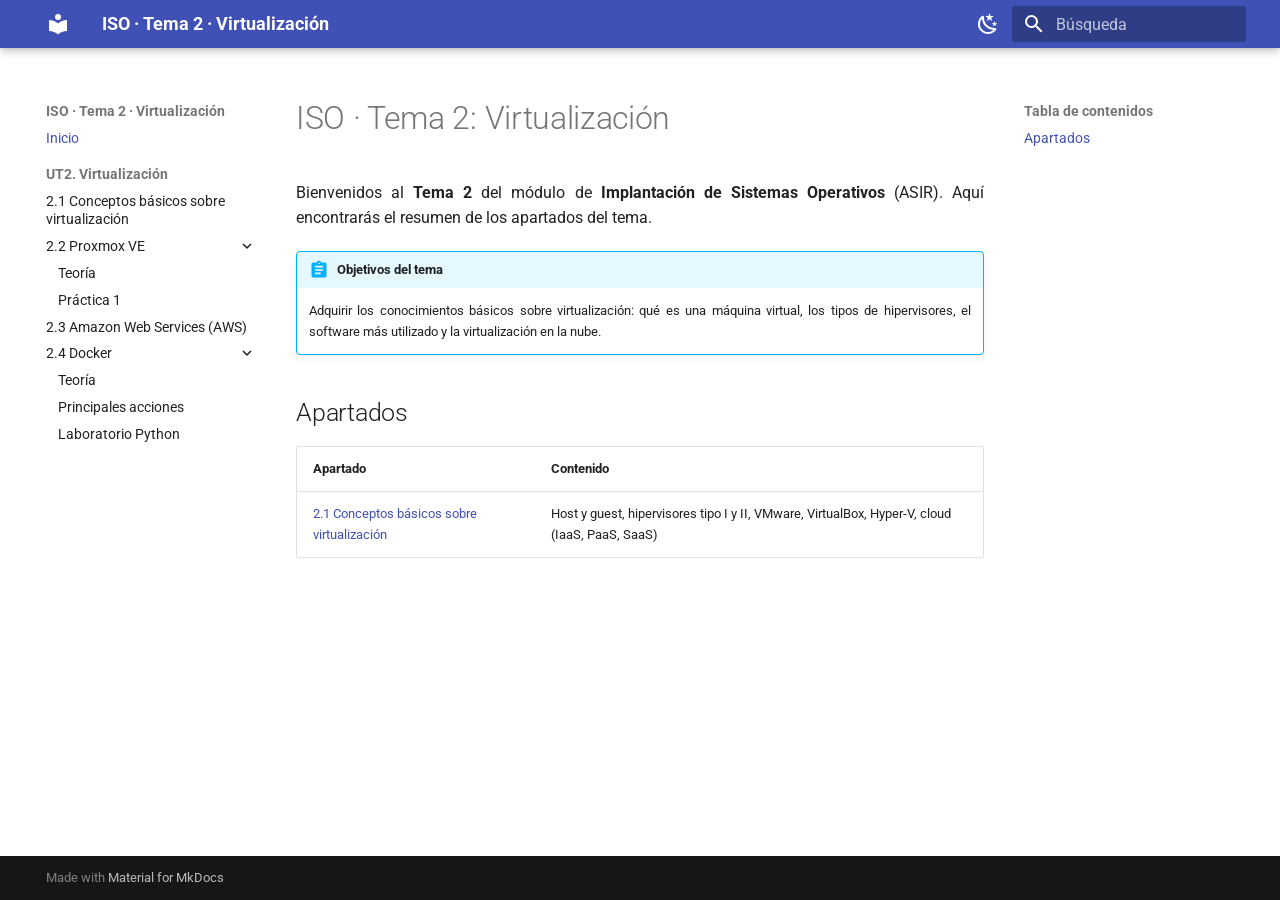
<file: index.html>
<!doctype html>
<html lang="es" class="no-js">
  <head>
    
      <meta charset="utf-8">
      <meta name="viewport" content="width=device-width,initial-scale=1">
      
        <meta name="description" content="Apuntes del módulo Implantación de Sistemas Operativos (ASIR) - Tema 2">
      
      
      
      
      
        <link rel="next" href="iso-ut2.1-conceptos-virtualizacion/">
      
      
        
      
      
      <link rel="icon" href="assets/images/favicon.png">
      <meta name="generator" content="mkdocs-1.6.1, mkdocs-material-9.7.7">
    
    
      
        <title>ISO · Tema 2 · Virtualización</title>
      
    
    
      <link rel="stylesheet" href="assets/stylesheets/main.ec1eaa64.min.css">
      
        
        <link rel="stylesheet" href="assets/stylesheets/palette.ab4e12ef.min.css">
      
      


    
    
      
    
    
      
        
        
        <link rel="preconnect" href="https://fonts.gstatic.com" crossorigin>
        <link rel="stylesheet" href="https://fonts.googleapis.com/css?family=Roboto:300,300i,400,400i,700,700i%7CRoboto+Mono:400,400i,700,700i&display=fallback">
        <style>:root{--md-text-font:"Roboto";--md-code-font:"Roboto Mono"}</style>
      
    
    
      <link rel="stylesheet" href="assets/extra.css">
    
      <link rel="stylesheet" href="docker/stylesheets/docker.css">
    
    <script>__md_scope=new URL(".",location),__md_hash=e=>[...e].reduce(((e,_)=>(e<<5)-e+_.charCodeAt(0)),0),__md_get=(e,_=localStorage,t=__md_scope)=>JSON.parse(_.getItem(t.pathname+"."+e)),__md_set=(e,_,t=localStorage,a=__md_scope)=>{try{t.setItem(a.pathname+"."+e,JSON.stringify(_))}catch(e){}}</script>
    
      

    
    
  </head>
  
  
    
    
      
    
    
    
    
    <body dir="ltr" data-md-color-scheme="default" data-md-color-primary="indigo" data-md-color-accent="indigo">
  
    
    <input class="md-toggle" data-md-toggle="drawer" type="checkbox" id="__drawer" autocomplete="off">
    <input class="md-toggle" data-md-toggle="search" type="checkbox" id="__search" autocomplete="off">
    <label class="md-overlay" for="__drawer"></label>
    <div data-md-component="skip">
      
        
        <a href="#iso-tema-2-virtualizacion" class="md-skip">
          Saltar a contenido
        </a>
      
    </div>
    <div data-md-component="announce">
      
    </div>
    
    
      

  

<header class="md-header md-header--shadow" data-md-component="header">
  <nav class="md-header__inner md-grid" aria-label="Cabecera">
    <a href="." title="ISO · Tema 2 · Virtualización" class="md-header__button md-logo" aria-label="ISO · Tema 2 · Virtualización" data-md-component="logo">
      
  
  <svg xmlns="http://www.w3.org/2000/svg" viewBox="0 0 24 24"><path d="M12 8a3 3 0 0 0 3-3 3 3 0 0 0-3-3 3 3 0 0 0-3 3 3 3 0 0 0 3 3m0 3.54C9.64 9.35 6.5 8 3 8v11c3.5 0 6.64 1.35 9 3.54 2.36-2.19 5.5-3.54 9-3.54V8c-3.5 0-6.64 1.35-9 3.54"/></svg>

    </a>
    <label class="md-header__button md-icon" for="__drawer">
      
      <svg xmlns="http://www.w3.org/2000/svg" viewBox="0 0 24 24"><path d="M3 6h18v2H3zm0 5h18v2H3zm0 5h18v2H3z"/></svg>
    </label>
    <div class="md-header__title" data-md-component="header-title">
      <div class="md-header__ellipsis">
        <div class="md-header__topic">
          <span class="md-ellipsis">
            ISO · Tema 2 · Virtualización
          </span>
        </div>
        <div class="md-header__topic" data-md-component="header-topic">
          <span class="md-ellipsis">
            
              Inicio
            
          </span>
        </div>
      </div>
    </div>
    
      
        <form class="md-header__option" data-md-component="palette">
  
    
    
    
    <input class="md-option" data-md-color-media="" data-md-color-scheme="default" data-md-color-primary="indigo" data-md-color-accent="indigo"  aria-label="Modo oscuro"  type="radio" name="__palette" id="__palette_0">
    
      <label class="md-header__button md-icon" title="Modo oscuro" for="__palette_1" hidden>
        <svg xmlns="http://www.w3.org/2000/svg" viewBox="0 0 24 24"><path d="m17.75 4.09-2.53 1.94.91 3.06-2.63-1.81-2.63 1.81.91-3.06-2.53-1.94L12.44 4l1.06-3 1.06 3zm3.5 6.91-1.64 1.25.59 1.98-1.7-1.17-1.7 1.17.59-1.98L15.75 11l2.06-.05L18.5 9l.69 1.95zm-2.28 4.95c.83-.08 1.72 1.1 1.19 1.85-.32.45-.66.87-1.08 1.27C15.17 23 8.84 23 4.94 19.07c-3.91-3.9-3.91-10.24 0-14.14.4-.4.82-.76 1.27-1.08.75-.53 1.93.36 1.85 1.19-.27 2.86.69 5.83 2.89 8.02a9.96 9.96 0 0 0 8.02 2.89m-1.64 2.02a12.08 12.08 0 0 1-7.8-3.47c-2.17-2.19-3.33-5-3.49-7.82-2.81 3.14-2.7 7.96.31 10.98 3.02 3.01 7.84 3.12 10.98.31"/></svg>
      </label>
    
  
    
    
    
    <input class="md-option" data-md-color-media="" data-md-color-scheme="slate" data-md-color-primary="indigo" data-md-color-accent="indigo"  aria-label="Modo claro"  type="radio" name="__palette" id="__palette_1">
    
      <label class="md-header__button md-icon" title="Modo claro" for="__palette_0" hidden>
        <svg xmlns="http://www.w3.org/2000/svg" viewBox="0 0 24 24"><path d="M12 7a5 5 0 0 1 5 5 5 5 0 0 1-5 5 5 5 0 0 1-5-5 5 5 0 0 1 5-5m0 2a3 3 0 0 0-3 3 3 3 0 0 0 3 3 3 3 0 0 0 3-3 3 3 0 0 0-3-3m0-7 2.39 3.42C13.65 5.15 12.84 5 12 5s-1.65.15-2.39.42zM3.34 7l4.16-.35A7.2 7.2 0 0 0 5.94 8.5c-.44.74-.69 1.5-.83 2.29zm.02 10 1.76-3.77a7.131 7.131 0 0 0 2.38 4.14zM20.65 7l-1.77 3.79a7.02 7.02 0 0 0-2.38-4.15zm-.01 10-4.14.36c.59-.51 1.12-1.14 1.54-1.86.42-.73.69-1.5.83-2.29zM12 22l-2.41-3.44c.74.27 1.55.44 2.41.44.82 0 1.63-.17 2.37-.44z"/></svg>
      </label>
    
  
</form>
      
    
    
      <script>var palette=__md_get("__palette");if(palette&&palette.color){if("(prefers-color-scheme)"===palette.color.media){var media=matchMedia("(prefers-color-scheme: light)"),input=document.querySelector(media.matches?"[data-md-color-media='(prefers-color-scheme: light)']":"[data-md-color-media='(prefers-color-scheme: dark)']");palette.color.media=input.getAttribute("data-md-color-media"),palette.color.scheme=input.getAttribute("data-md-color-scheme"),palette.color.primary=input.getAttribute("data-md-color-primary"),palette.color.accent=input.getAttribute("data-md-color-accent")}for(var[key,value]of Object.entries(palette.color))document.body.setAttribute("data-md-color-"+key,value)}</script>
    
    
    
      
      
        <label class="md-header__button md-icon" for="__search">
          
          <svg xmlns="http://www.w3.org/2000/svg" viewBox="0 0 24 24"><path d="M9.5 3A6.5 6.5 0 0 1 16 9.5c0 1.61-.59 3.09-1.56 4.23l.27.27h.79l5 5-1.5 1.5-5-5v-.79l-.27-.27A6.52 6.52 0 0 1 9.5 16 6.5 6.5 0 0 1 3 9.5 6.5 6.5 0 0 1 9.5 3m0 2C7 5 5 7 5 9.5S7 14 9.5 14 14 12 14 9.5 12 5 9.5 5"/></svg>
        </label>
        <div class="md-search" data-md-component="search" role="dialog">
  <label class="md-search__overlay" for="__search"></label>
  <div class="md-search__inner" role="search">
    <form class="md-search__form" name="search">
      <input type="text" class="md-search__input" name="query" aria-label="Búsqueda" placeholder="Búsqueda" autocapitalize="off" autocorrect="off" autocomplete="off" spellcheck="false" data-md-component="search-query" required>
      <label class="md-search__icon md-icon" for="__search">
        
        <svg xmlns="http://www.w3.org/2000/svg" viewBox="0 0 24 24"><path d="M9.5 3A6.5 6.5 0 0 1 16 9.5c0 1.61-.59 3.09-1.56 4.23l.27.27h.79l5 5-1.5 1.5-5-5v-.79l-.27-.27A6.52 6.52 0 0 1 9.5 16 6.5 6.5 0 0 1 3 9.5 6.5 6.5 0 0 1 9.5 3m0 2C7 5 5 7 5 9.5S7 14 9.5 14 14 12 14 9.5 12 5 9.5 5"/></svg>
        
        <svg xmlns="http://www.w3.org/2000/svg" viewBox="0 0 24 24"><path d="M20 11v2H8l5.5 5.5-1.42 1.42L4.16 12l7.92-7.92L13.5 5.5 8 11z"/></svg>
      </label>
      <nav class="md-search__options" aria-label="Buscar">
        
        <button type="reset" class="md-search__icon md-icon" title="Limpiar" aria-label="Limpiar" tabindex="-1">
          
          <svg xmlns="http://www.w3.org/2000/svg" viewBox="0 0 24 24"><path d="M19 6.41 17.59 5 12 10.59 6.41 5 5 6.41 10.59 12 5 17.59 6.41 19 12 13.41 17.59 19 19 17.59 13.41 12z"/></svg>
        </button>
      </nav>
      
    </form>
    <div class="md-search__output">
      <div class="md-search__scrollwrap" tabindex="0" data-md-scrollfix>
        <div class="md-search-result" data-md-component="search-result">
          <div class="md-search-result__meta">
            Inicializando búsqueda
          </div>
          <ol class="md-search-result__list" role="presentation"></ol>
        </div>
      </div>
    </div>
  </div>
</div>
      
    
    
  </nav>
  
</header>
    
    <div class="md-container" data-md-component="container">
      
      
        
          
        
      
      <main class="md-main" data-md-component="main">
        <div class="md-main__inner md-grid">
          
            
              
              <div class="md-sidebar md-sidebar--primary" data-md-component="sidebar" data-md-type="navigation" >
                <div class="md-sidebar__scrollwrap">
                  <div class="md-sidebar__inner">
                    



<nav class="md-nav md-nav--primary" aria-label="Navegación" data-md-level="0">
  <label class="md-nav__title" for="__drawer">
    <a href="." title="ISO · Tema 2 · Virtualización" class="md-nav__button md-logo" aria-label="ISO · Tema 2 · Virtualización" data-md-component="logo">
      
  
  <svg xmlns="http://www.w3.org/2000/svg" viewBox="0 0 24 24"><path d="M12 8a3 3 0 0 0 3-3 3 3 0 0 0-3-3 3 3 0 0 0-3 3 3 3 0 0 0 3 3m0 3.54C9.64 9.35 6.5 8 3 8v11c3.5 0 6.64 1.35 9 3.54 2.36-2.19 5.5-3.54 9-3.54V8c-3.5 0-6.64 1.35-9 3.54"/></svg>

    </a>
    ISO · Tema 2 · Virtualización
  </label>
  
  <ul class="md-nav__list" data-md-scrollfix>
    
      
      
  
  
    
  
  
  
    <li class="md-nav__item md-nav__item--active">
      
      <input class="md-nav__toggle md-toggle" type="checkbox" id="__toc">
      
      
        
      
      
        <label class="md-nav__link md-nav__link--active" for="__toc">
          
  
  
  <span class="md-ellipsis">
    
  
    Inicio
  

    
  </span>
  
  

          <span class="md-nav__icon md-icon"></span>
        </label>
      
      <a href="." class="md-nav__link md-nav__link--active">
        
  
  
  <span class="md-ellipsis">
    
  
    Inicio
  

    
  </span>
  
  

      </a>
      
        

<nav class="md-nav md-nav--secondary" aria-label="Tabla de contenidos">
  
  
  
    
  
  
    <label class="md-nav__title" for="__toc">
      <span class="md-nav__icon md-icon"></span>
      Tabla de contenidos
    </label>
    <ul class="md-nav__list" data-md-component="toc" data-md-scrollfix>
      
        <li class="md-nav__item">
  <a href="#apartados" class="md-nav__link">
    <span class="md-ellipsis">
      
        Apartados
      
    </span>
  </a>
  
</li>
      
    </ul>
  
</nav>
      
    </li>
  

    
      
      
  
  
  
  
    
    
    
    
      
        
        
      
    
    
    <li class="md-nav__item md-nav__item--section md-nav__item--nested">
      
        
        
          
        
        <input class="md-nav__toggle md-toggle md-toggle--indeterminate" type="checkbox" id="__nav_2" >
        
          
          <label class="md-nav__link" for="__nav_2" id="__nav_2_label" tabindex="">
            
  
  
  <span class="md-ellipsis">
    
  
    UT2. Virtualización
  

    
  </span>
  
  

            <span class="md-nav__icon md-icon"></span>
          </label>
        
        <nav class="md-nav" data-md-level="1" aria-labelledby="__nav_2_label" aria-expanded="false">
          <label class="md-nav__title" for="__nav_2">
            <span class="md-nav__icon md-icon"></span>
            
  
    UT2. Virtualización
  

          </label>
          <ul class="md-nav__list" data-md-scrollfix>
            
              
                
  
  
  
  
    <li class="md-nav__item">
      <a href="iso-ut2.1-conceptos-virtualizacion/" class="md-nav__link">
        
  
  
  <span class="md-ellipsis">
    
  
    2.1 Conceptos básicos sobre virtualización
  

    
  </span>
  
  

      </a>
    </li>
  

              
            
              
                
  
  
  
  
    
    
    
    
      
    
    
    <li class="md-nav__item md-nav__item--nested">
      
        
        
          
        
        <input class="md-nav__toggle md-toggle md-toggle--indeterminate" type="checkbox" id="__nav_2_2" >
        
          
          <label class="md-nav__link" for="__nav_2_2" id="__nav_2_2_label" tabindex="0">
            
  
  
  <span class="md-ellipsis">
    
  
    2.2 Proxmox VE
  

    
  </span>
  
  

            <span class="md-nav__icon md-icon"></span>
          </label>
        
        <nav class="md-nav" data-md-level="2" aria-labelledby="__nav_2_2_label" aria-expanded="false">
          <label class="md-nav__title" for="__nav_2_2">
            <span class="md-nav__icon md-icon"></span>
            
  
    2.2 Proxmox VE
  

          </label>
          <ul class="md-nav__list" data-md-scrollfix>
            
              
                
  
  
  
  
    <li class="md-nav__item">
      <a href="iso-ut2.2-proxmox/" class="md-nav__link">
        
  
  
  <span class="md-ellipsis">
    
  
    Teoría
  

    
  </span>
  
  

      </a>
    </li>
  

              
            
              
                
  
  
  
  
    <li class="md-nav__item">
      <a href="iso-ut2-practica1-proxmox/" class="md-nav__link">
        
  
  
  <span class="md-ellipsis">
    
  
    Práctica 1
  

    
  </span>
  
  

      </a>
    </li>
  

              
            
          </ul>
        </nav>
      
    </li>
  

              
            
              
                
  
  
  
  
    <li class="md-nav__item">
      <a href="iso-ut2.3-aws/" class="md-nav__link">
        
  
  
  <span class="md-ellipsis">
    
  
    2.3 Amazon Web Services (AWS)
  

    
  </span>
  
  

      </a>
    </li>
  

              
            
              
                
  
  
  
  
    
    
    
    
      
    
    
    <li class="md-nav__item md-nav__item--nested">
      
        
        
          
        
        <input class="md-nav__toggle md-toggle md-toggle--indeterminate" type="checkbox" id="__nav_2_4" >
        
          
          <label class="md-nav__link" for="__nav_2_4" id="__nav_2_4_label" tabindex="0">
            
  
  
  <span class="md-ellipsis">
    
  
    2.4 Docker
  

    
  </span>
  
  

            <span class="md-nav__icon md-icon"></span>
          </label>
        
        <nav class="md-nav" data-md-level="2" aria-labelledby="__nav_2_4_label" aria-expanded="false">
          <label class="md-nav__title" for="__nav_2_4">
            <span class="md-nav__icon md-icon"></span>
            
  
    2.4 Docker
  

          </label>
          <ul class="md-nav__list" data-md-scrollfix>
            
              
                
  
  
  
  
    <li class="md-nav__item">
      <a href="docker/" class="md-nav__link">
        
  
  
  <span class="md-ellipsis">
    
  
    Teoría
  

    
  </span>
  
  

      </a>
    </li>
  

              
            
              
                
  
  
  
  
    <li class="md-nav__item">
      <a href="docker/acciones/" class="md-nav__link">
        
  
  
  <span class="md-ellipsis">
    
  
    Principales acciones
  

    
  </span>
  
  

      </a>
    </li>
  

              
            
              
                
  
  
  
  
    <li class="md-nav__item">
      <a href="docker/laboratorio-python/" class="md-nav__link">
        
  
  
  <span class="md-ellipsis">
    
  
    Laboratorio Python
  

    
  </span>
  
  

      </a>
    </li>
  

              
            
          </ul>
        </nav>
      
    </li>
  

              
            
          </ul>
        </nav>
      
    </li>
  

    
  </ul>
</nav>
                  </div>
                </div>
              </div>
            
            
              
              <div class="md-sidebar md-sidebar--secondary" data-md-component="sidebar" data-md-type="toc" >
                <div class="md-sidebar__scrollwrap">
                  <div class="md-sidebar__inner">
                    

<nav class="md-nav md-nav--secondary" aria-label="Tabla de contenidos">
  
  
  
    
  
  
    <label class="md-nav__title" for="__toc">
      <span class="md-nav__icon md-icon"></span>
      Tabla de contenidos
    </label>
    <ul class="md-nav__list" data-md-component="toc" data-md-scrollfix>
      
        <li class="md-nav__item">
  <a href="#apartados" class="md-nav__link">
    <span class="md-ellipsis">
      
        Apartados
      
    </span>
  </a>
  
</li>
      
    </ul>
  
</nav>
                  </div>
                </div>
              </div>
            
          
          
            <div class="md-content" data-md-component="content">
              
              <article class="md-content__inner md-typeset">
                
                  



<h1 id="iso-tema-2-virtualizacion">ISO · Tema 2: Virtualización<a class="headerlink" href="#iso-tema-2-virtualizacion" title="Permanent link">&para;</a></h1>
<p>Bienvenidos al <strong>Tema 2</strong> del módulo de <strong>Implantación de Sistemas Operativos</strong> (ASIR).
Aquí encontrarás el resumen de los apartados del tema.</p>
<div class="admonition abstract">
<p class="admonition-title">Objetivos del tema</p>
<p>Adquirir los conocimientos básicos sobre virtualización: qué es una máquina virtual,
los tipos de hipervisores, el software más utilizado y la virtualización en la nube.</p>
</div>
<h2 id="apartados">Apartados<a class="headerlink" href="#apartados" title="Permanent link">&para;</a></h2>
<table>
<thead>
<tr>
<th>Apartado</th>
<th>Contenido</th>
</tr>
</thead>
<tbody>
<tr>
<td><a href="iso-ut2.1-conceptos-virtualizacion/">2.1 Conceptos básicos sobre virtualización</a></td>
<td>Host y guest, hipervisores tipo I y II, VMware, VirtualBox, Hyper-V, cloud (IaaS, PaaS, SaaS)</td>
</tr>
</tbody>
</table>
<!-- | [2.2 Proxmox VE](iso-ut2.2-proxmox.md) | Qué es Proxmox, KVM y LXC, requisitos, instalación paso a paso, actualización y estructura de directorios | -->
<!-- | [2.3 Amazon Web Services (AWS)](iso-ut2.3-aws.md) | Regiones y zonas, VPC, subredes, tablas de rutas, Internet Gateway, EC2, EBS, Load Balancer y Auto Scaling, con 7 ejercicios prácticos | -->












                
              </article>
            </div>
          
          
<script>var target=document.getElementById(location.hash.slice(1));target&&target.name&&(target.checked=target.name.startsWith("__tabbed_"))</script>
        </div>
        
          <button type="button" class="md-top md-icon" data-md-component="top" hidden>
  
  <svg xmlns="http://www.w3.org/2000/svg" viewBox="0 0 24 24"><path d="M13 20h-2V8l-5.5 5.5-1.42-1.42L12 4.16l7.92 7.92-1.42 1.42L13 8z"/></svg>
  Volver al principio
</button>
        
      </main>
      
        <footer class="md-footer">
  
  <div class="md-footer-meta md-typeset">
    <div class="md-footer-meta__inner md-grid">
      <div class="md-copyright">
  
  
    Made with
    <a href="https://squidfunk.github.io/mkdocs-material/" target="_blank" rel="noopener">
      Material for MkDocs
    </a>
  
</div>
      
    </div>
  </div>
</footer>
      
    </div>
    <div class="md-dialog" data-md-component="dialog">
      <div class="md-dialog__inner md-typeset"></div>
    </div>
    
    
    
      
      
      <script id="__config" type="application/json">{"annotate": null, "base": ".", "features": ["navigation.sections", "navigation.expand", "navigation.top", "content.code.copy"], "search": "assets/javascripts/workers/search.2c215733.min.js", "tags": null, "translations": {"clipboard.copied": "Copiado al portapapeles", "clipboard.copy": "Copiar al portapapeles", "search.result.more.one": "1 m\u00e1s en esta p\u00e1gina", "search.result.more.other": "# m\u00e1s en esta p\u00e1gina", "search.result.none": "No se encontraron documentos", "search.result.one": "1 documento encontrado", "search.result.other": "# documentos encontrados", "search.result.placeholder": "Teclee para comenzar b\u00fasqueda", "search.result.term.missing": "Falta", "select.version": "Seleccionar versi\u00f3n"}, "version": null}</script>
    
    
      <script src="assets/javascripts/bundle.d7400e89.min.js"></script>
      
    
  </body>
</html>
</file>
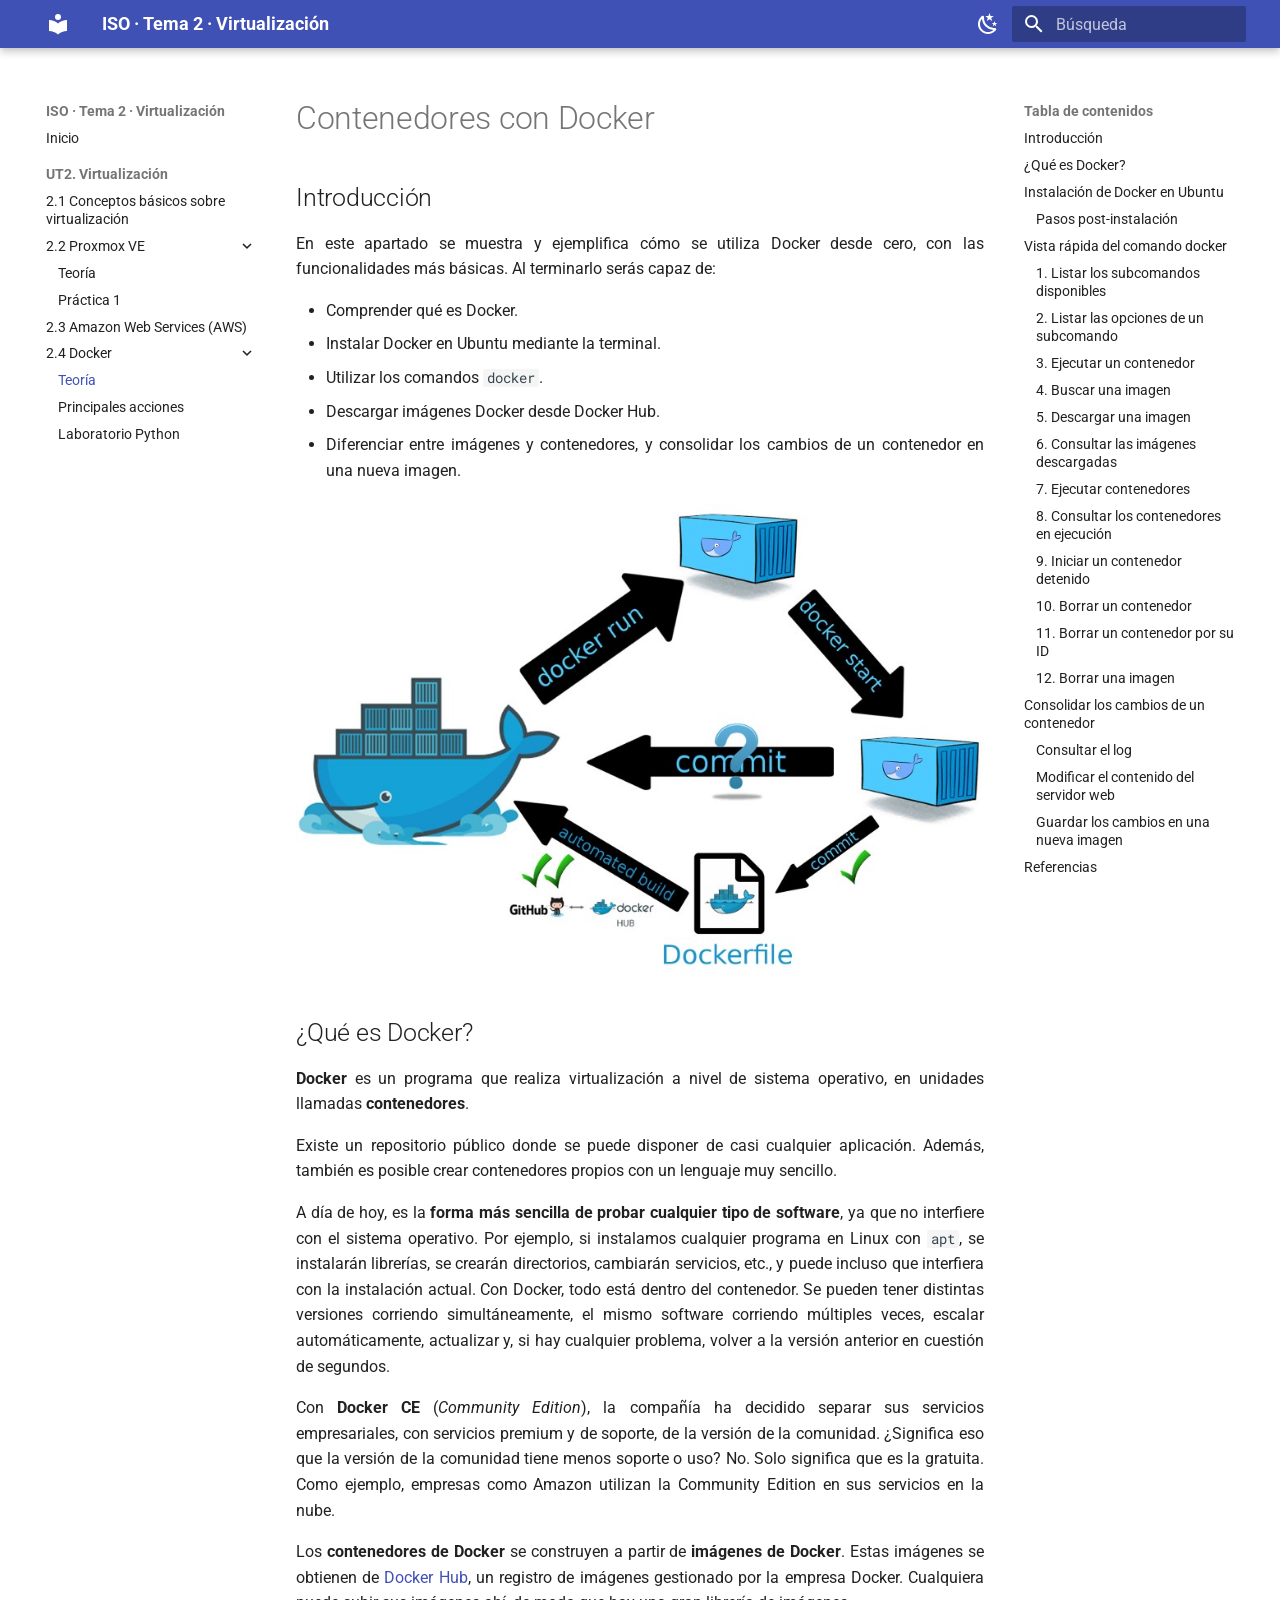
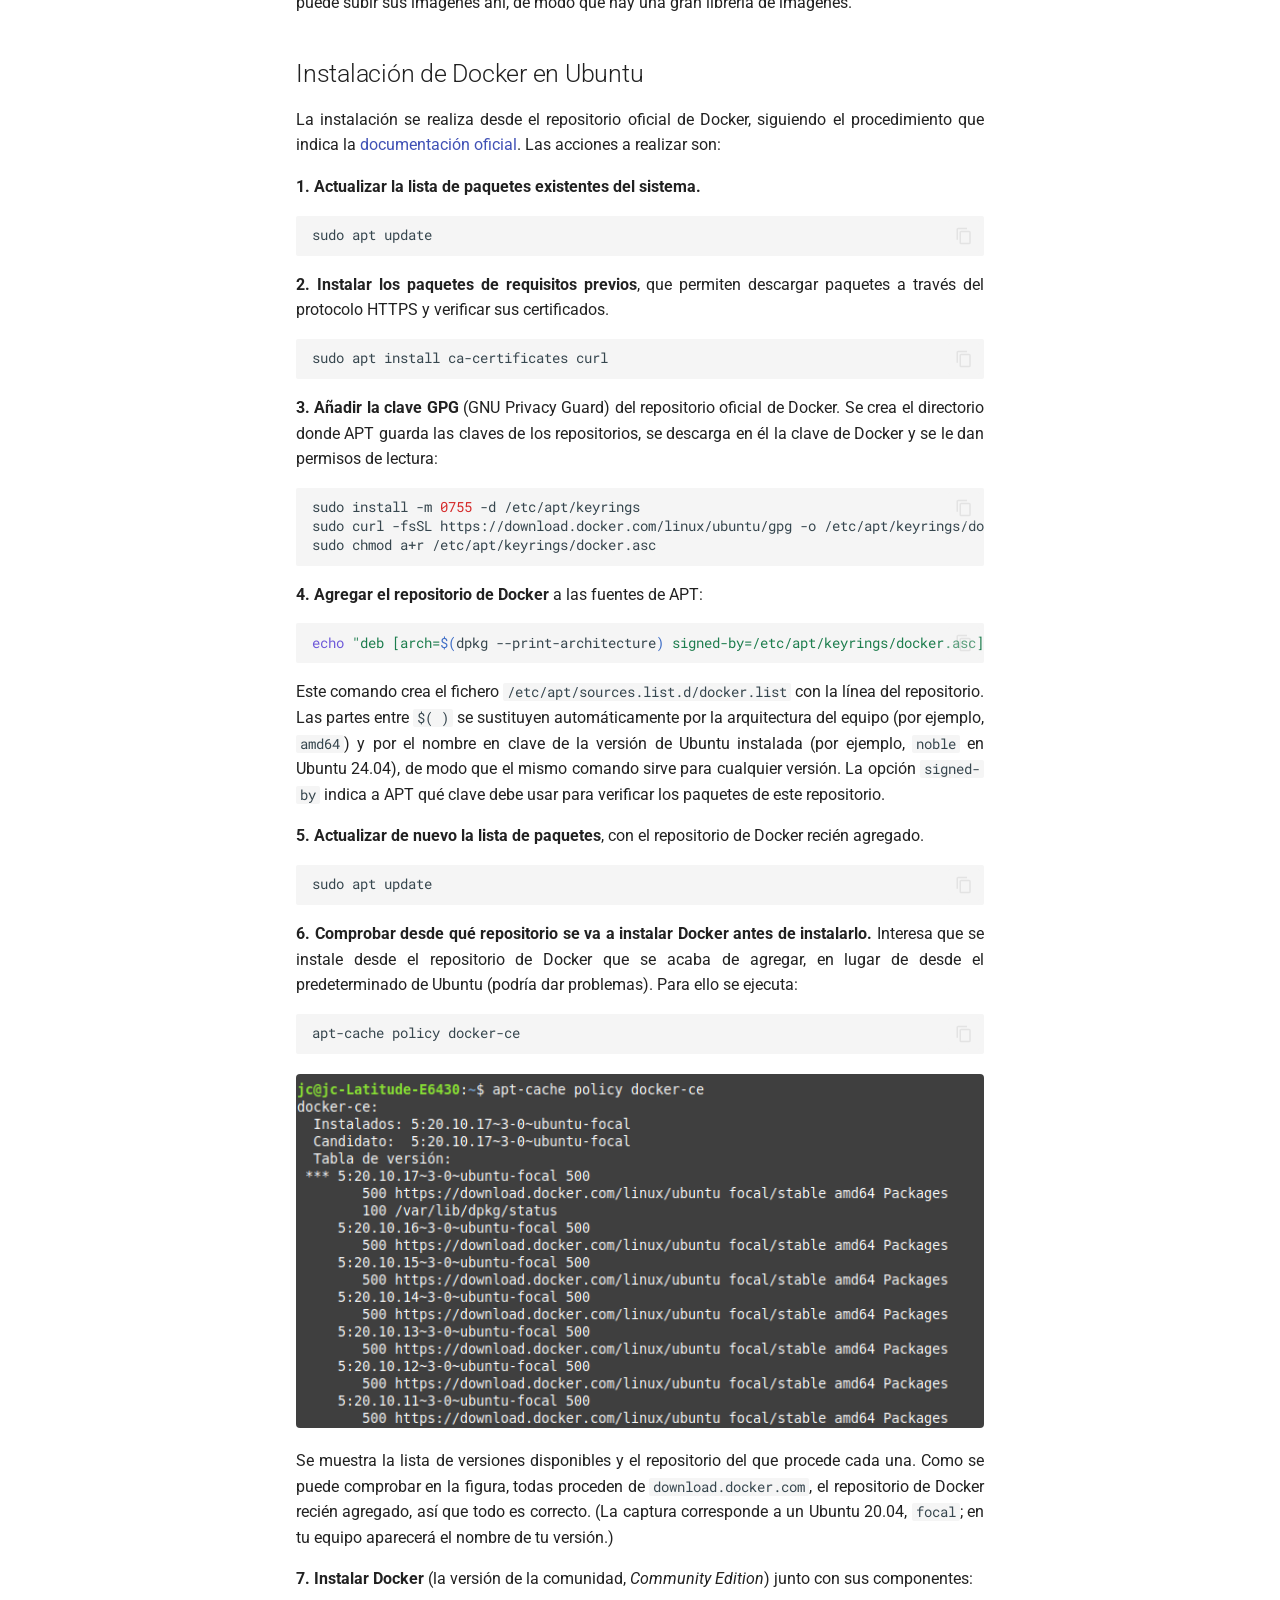
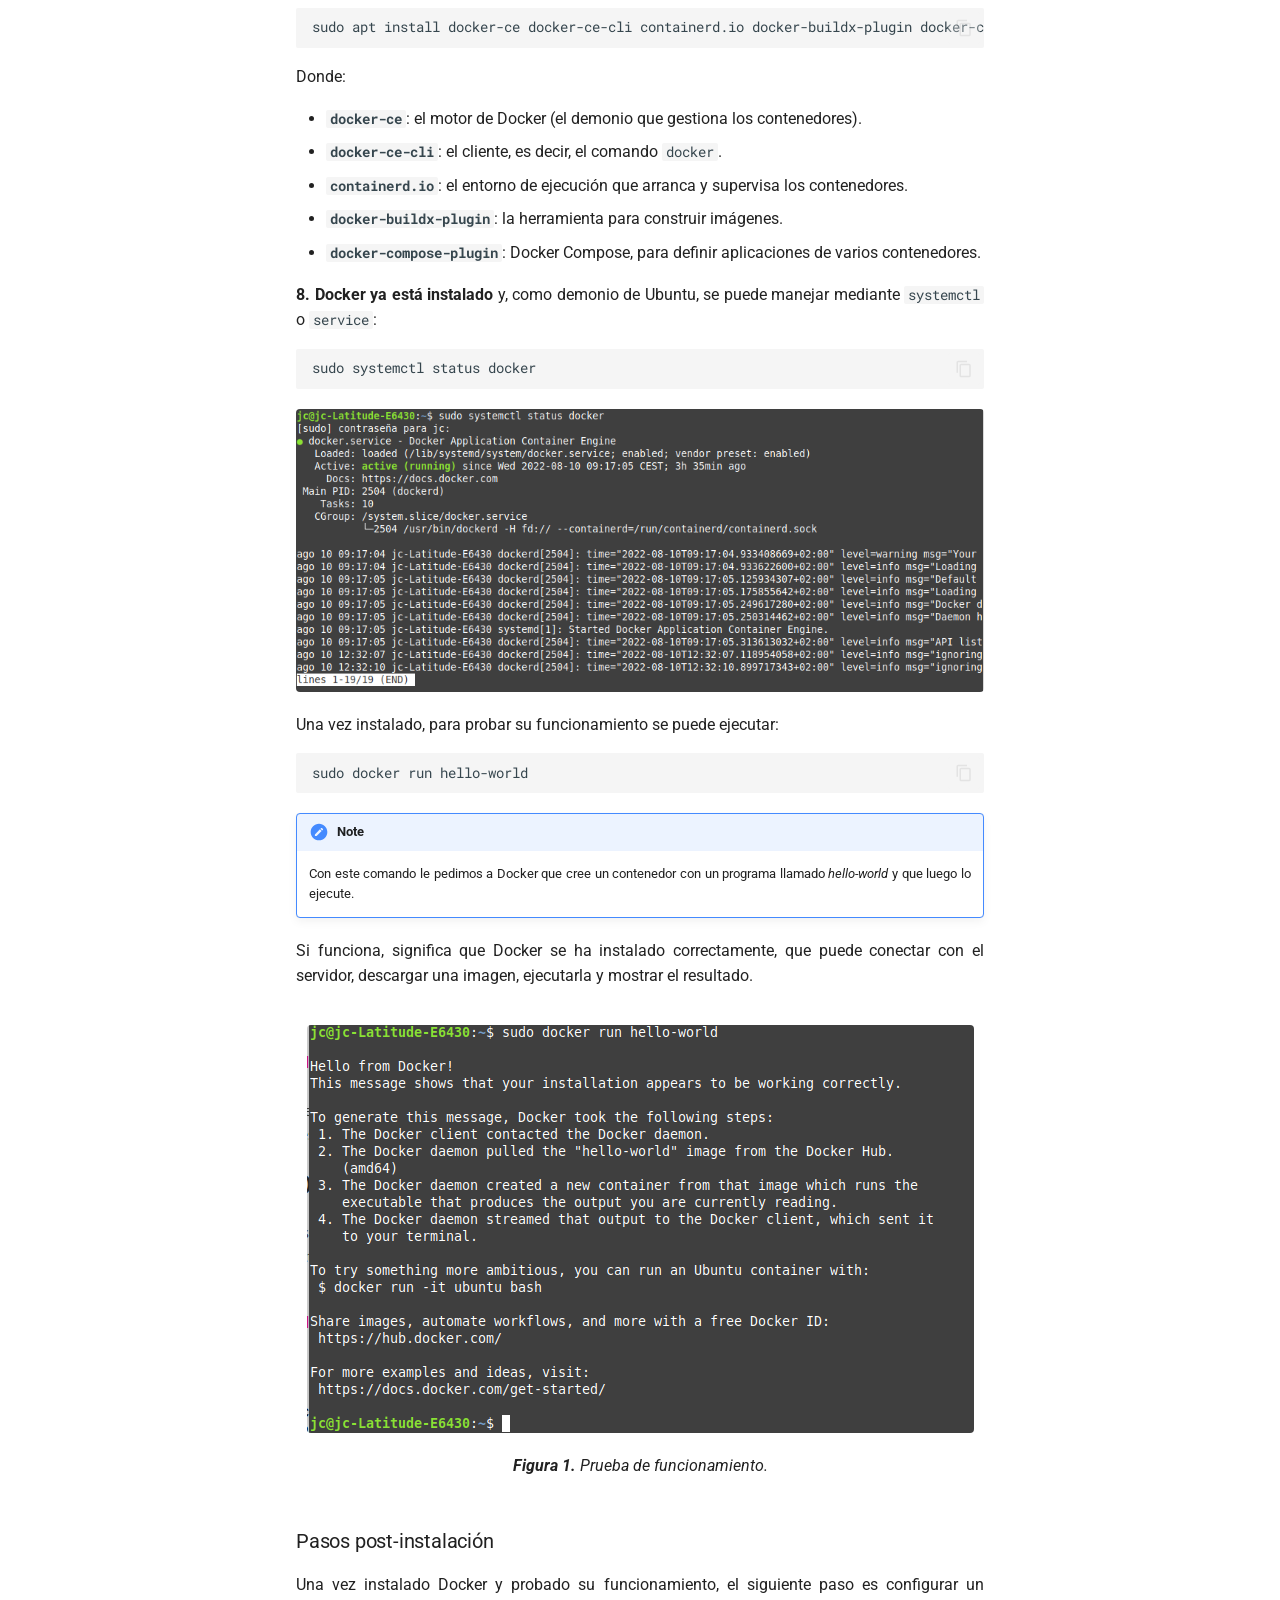
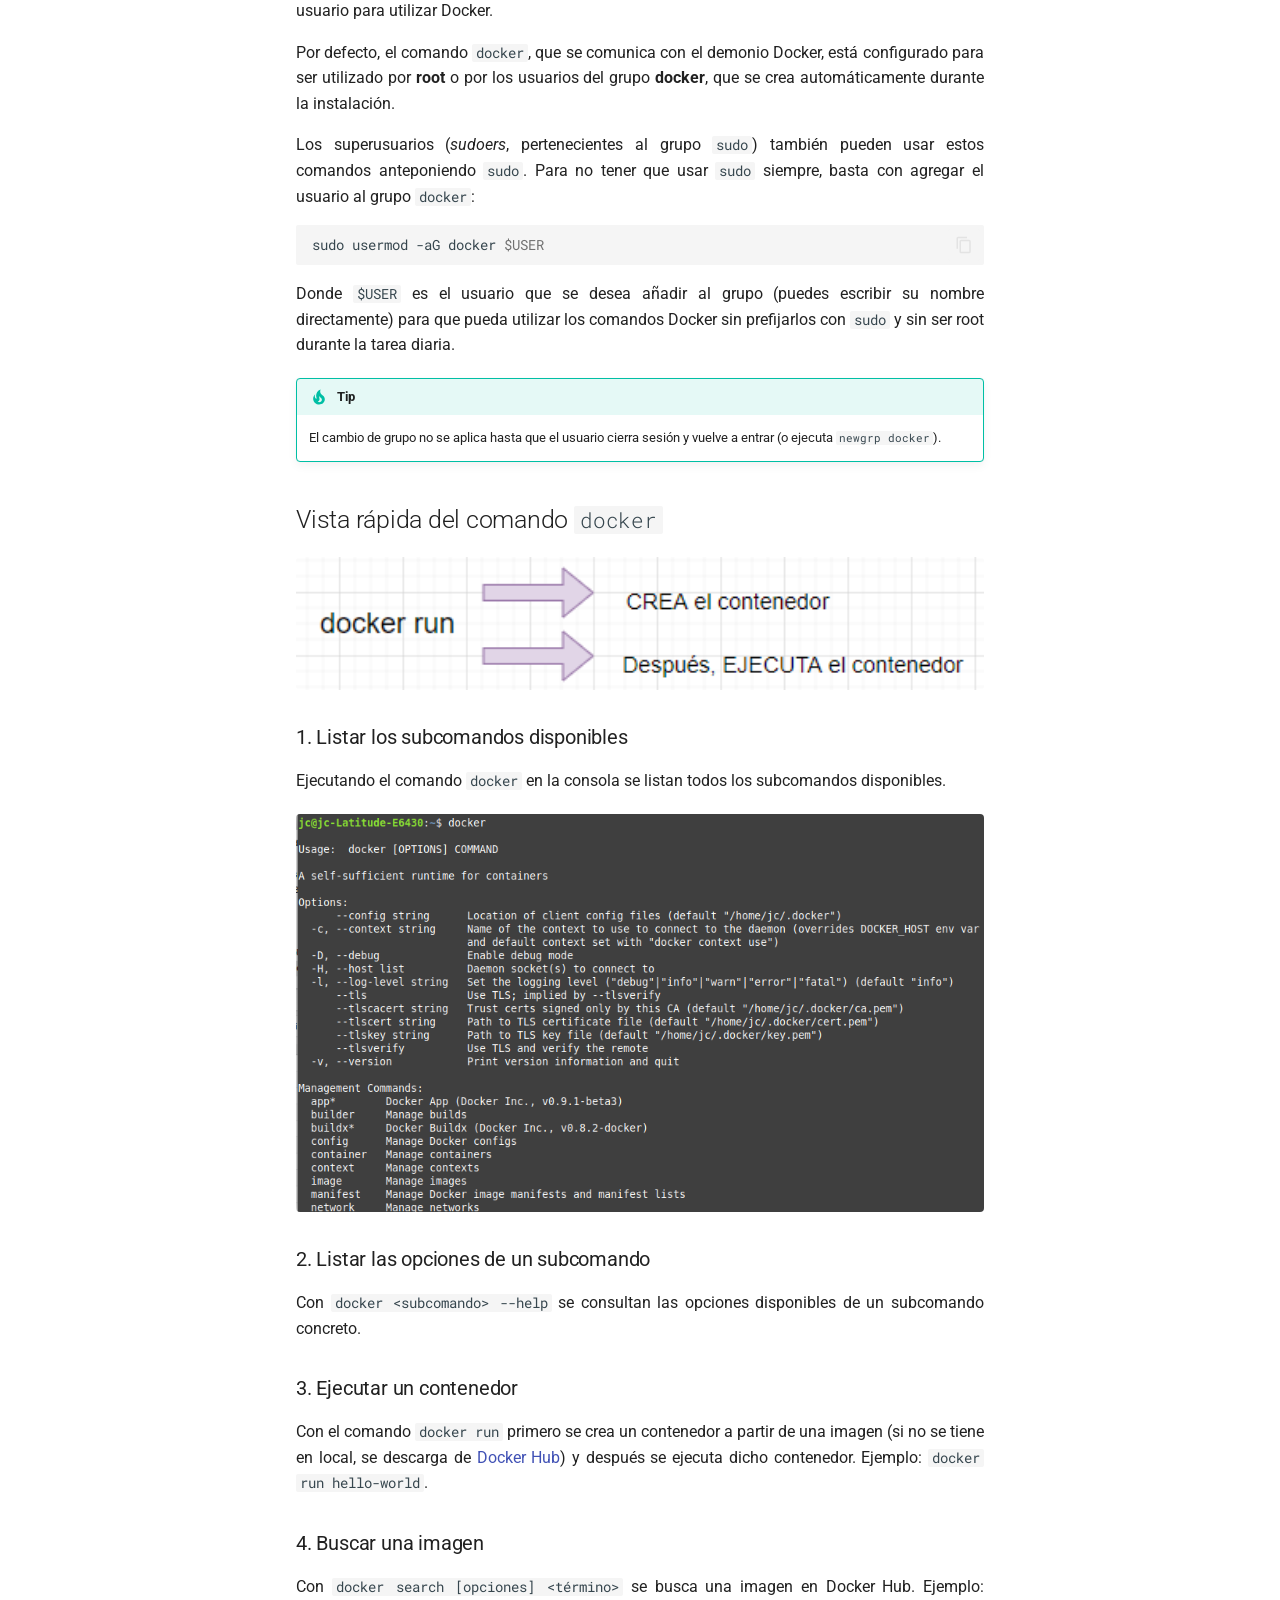
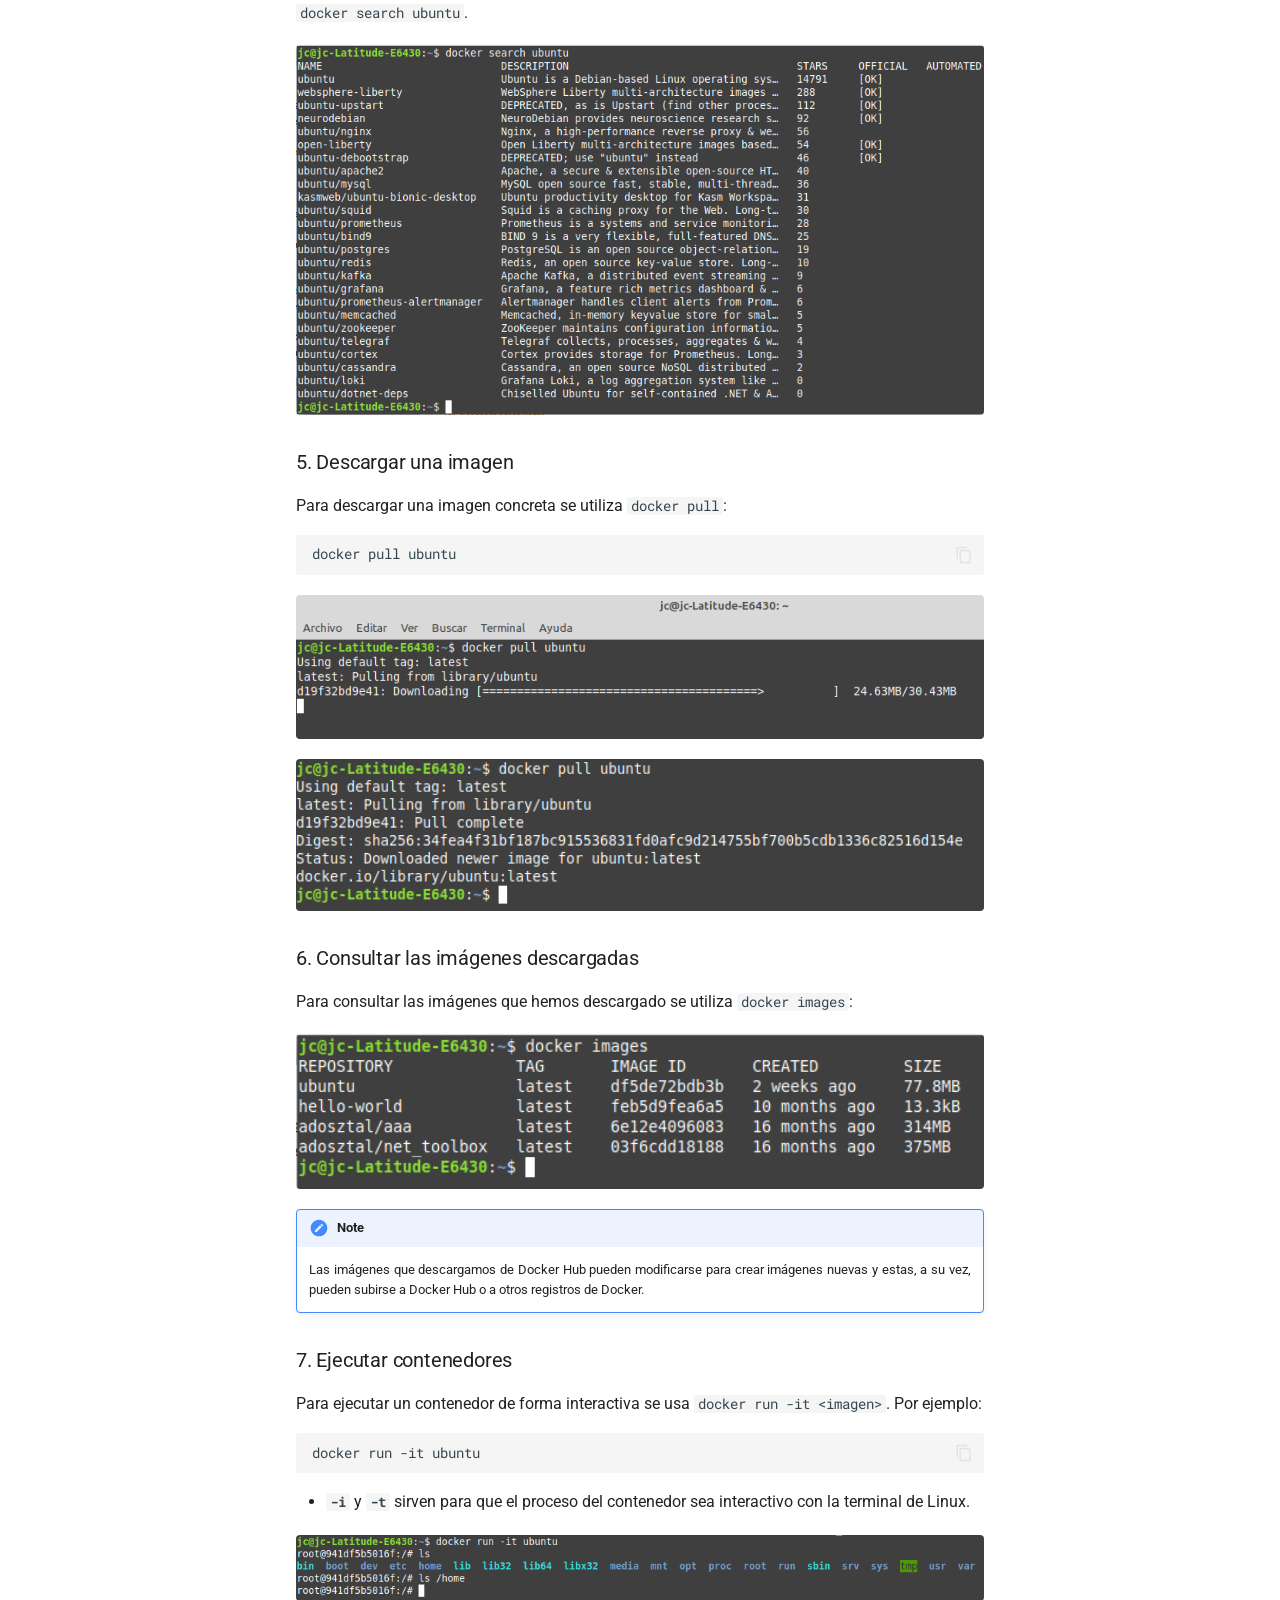
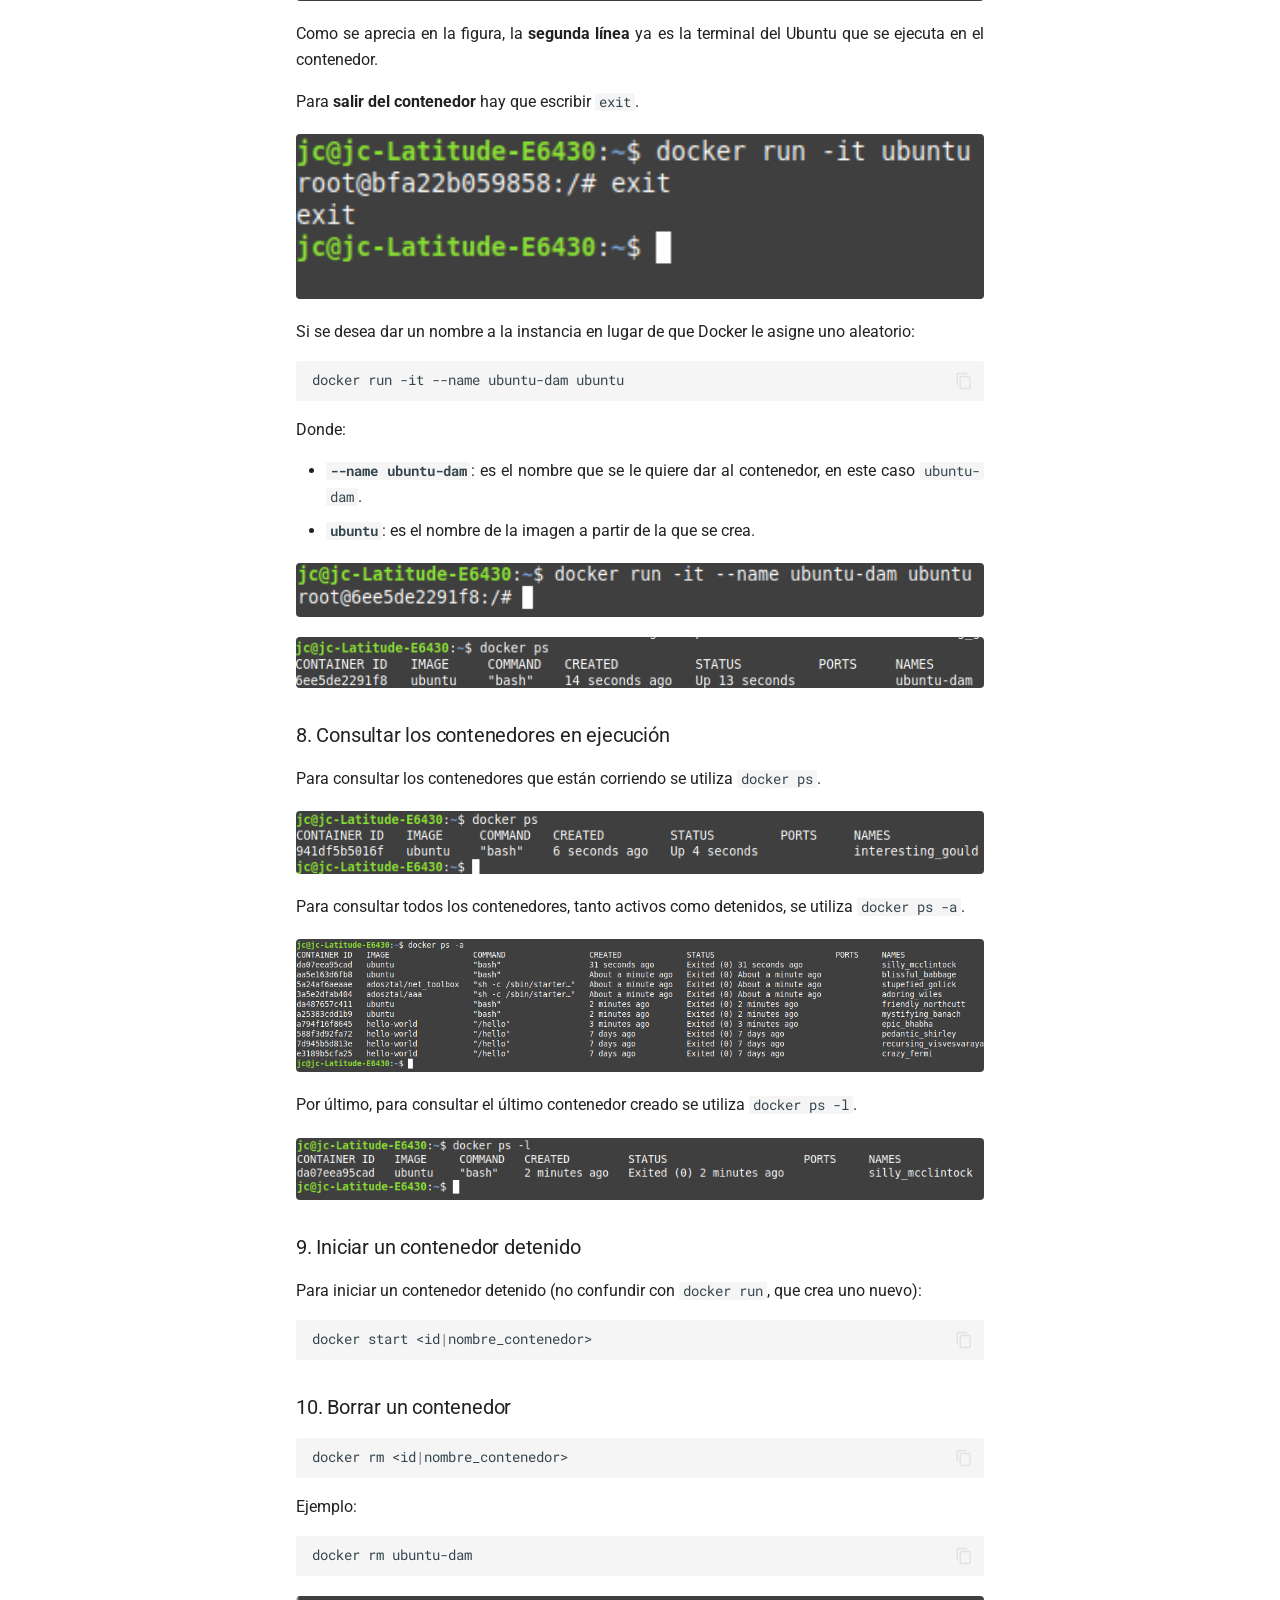
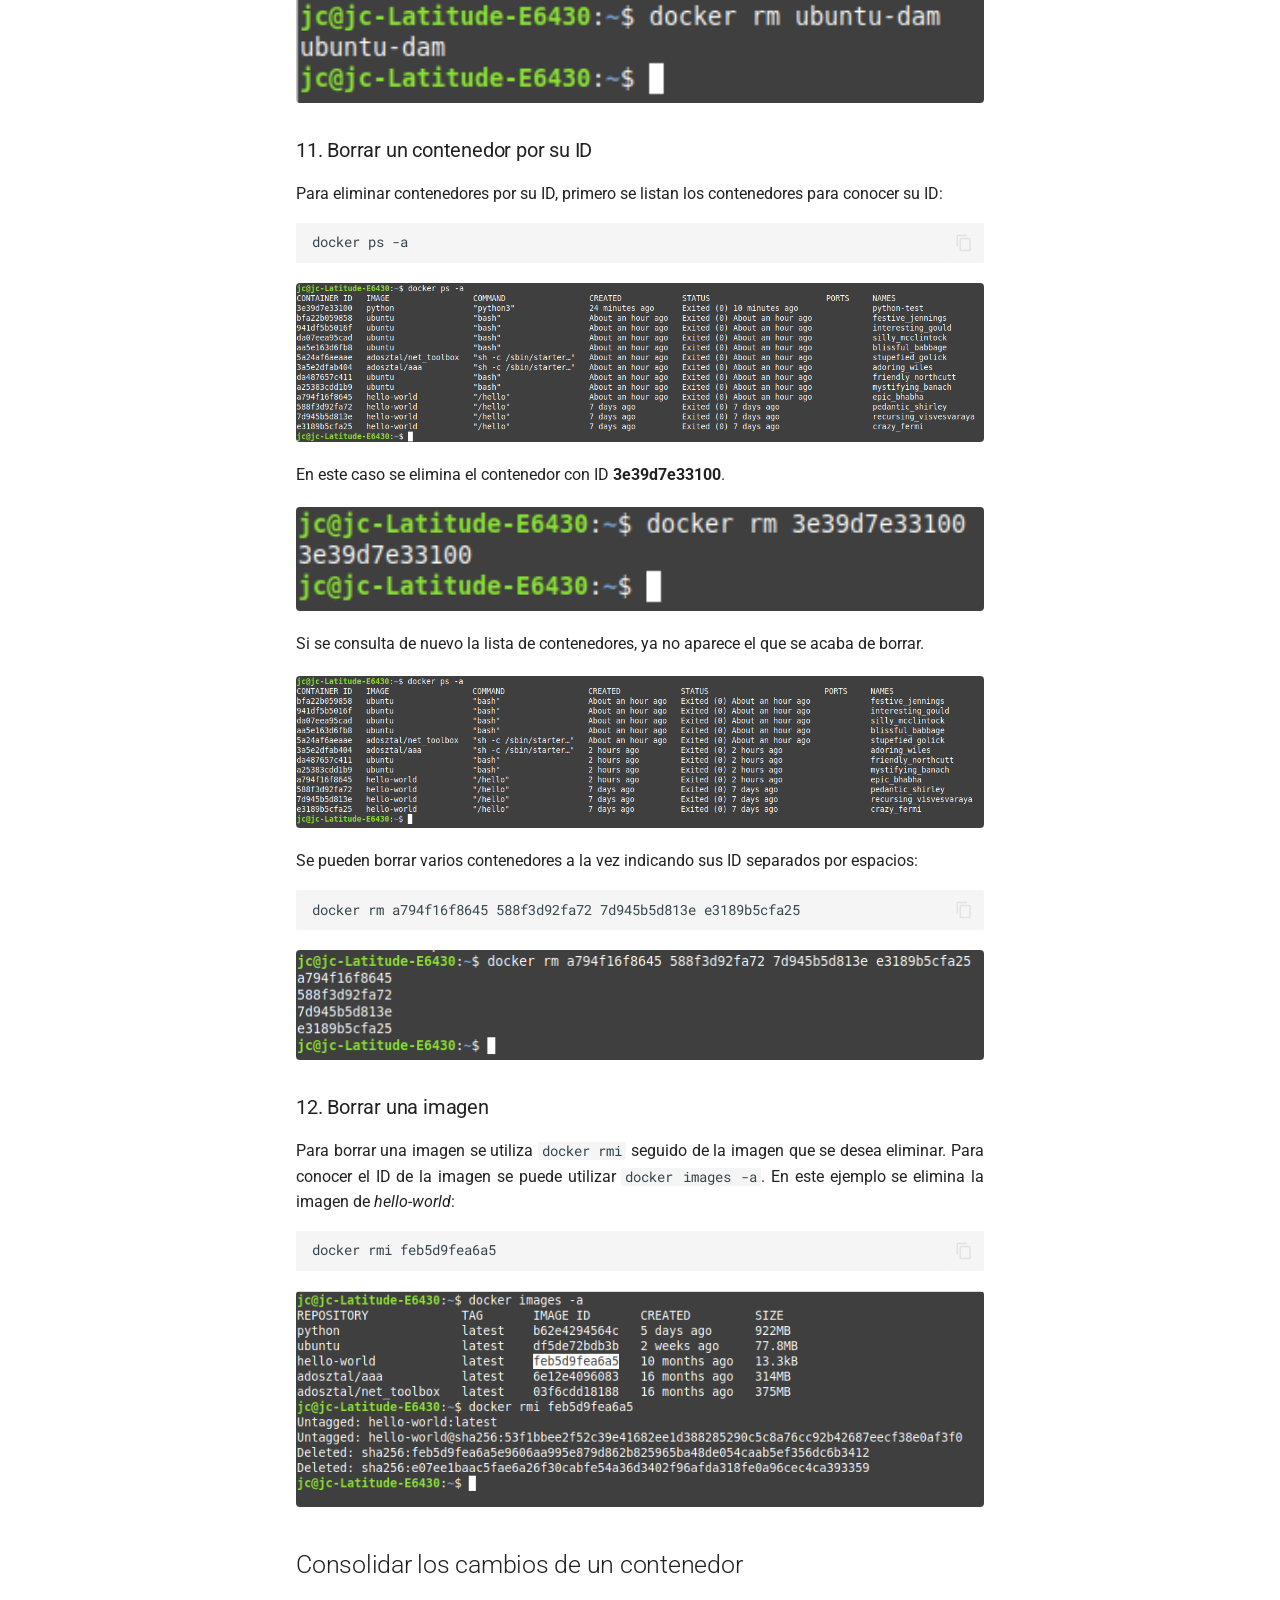
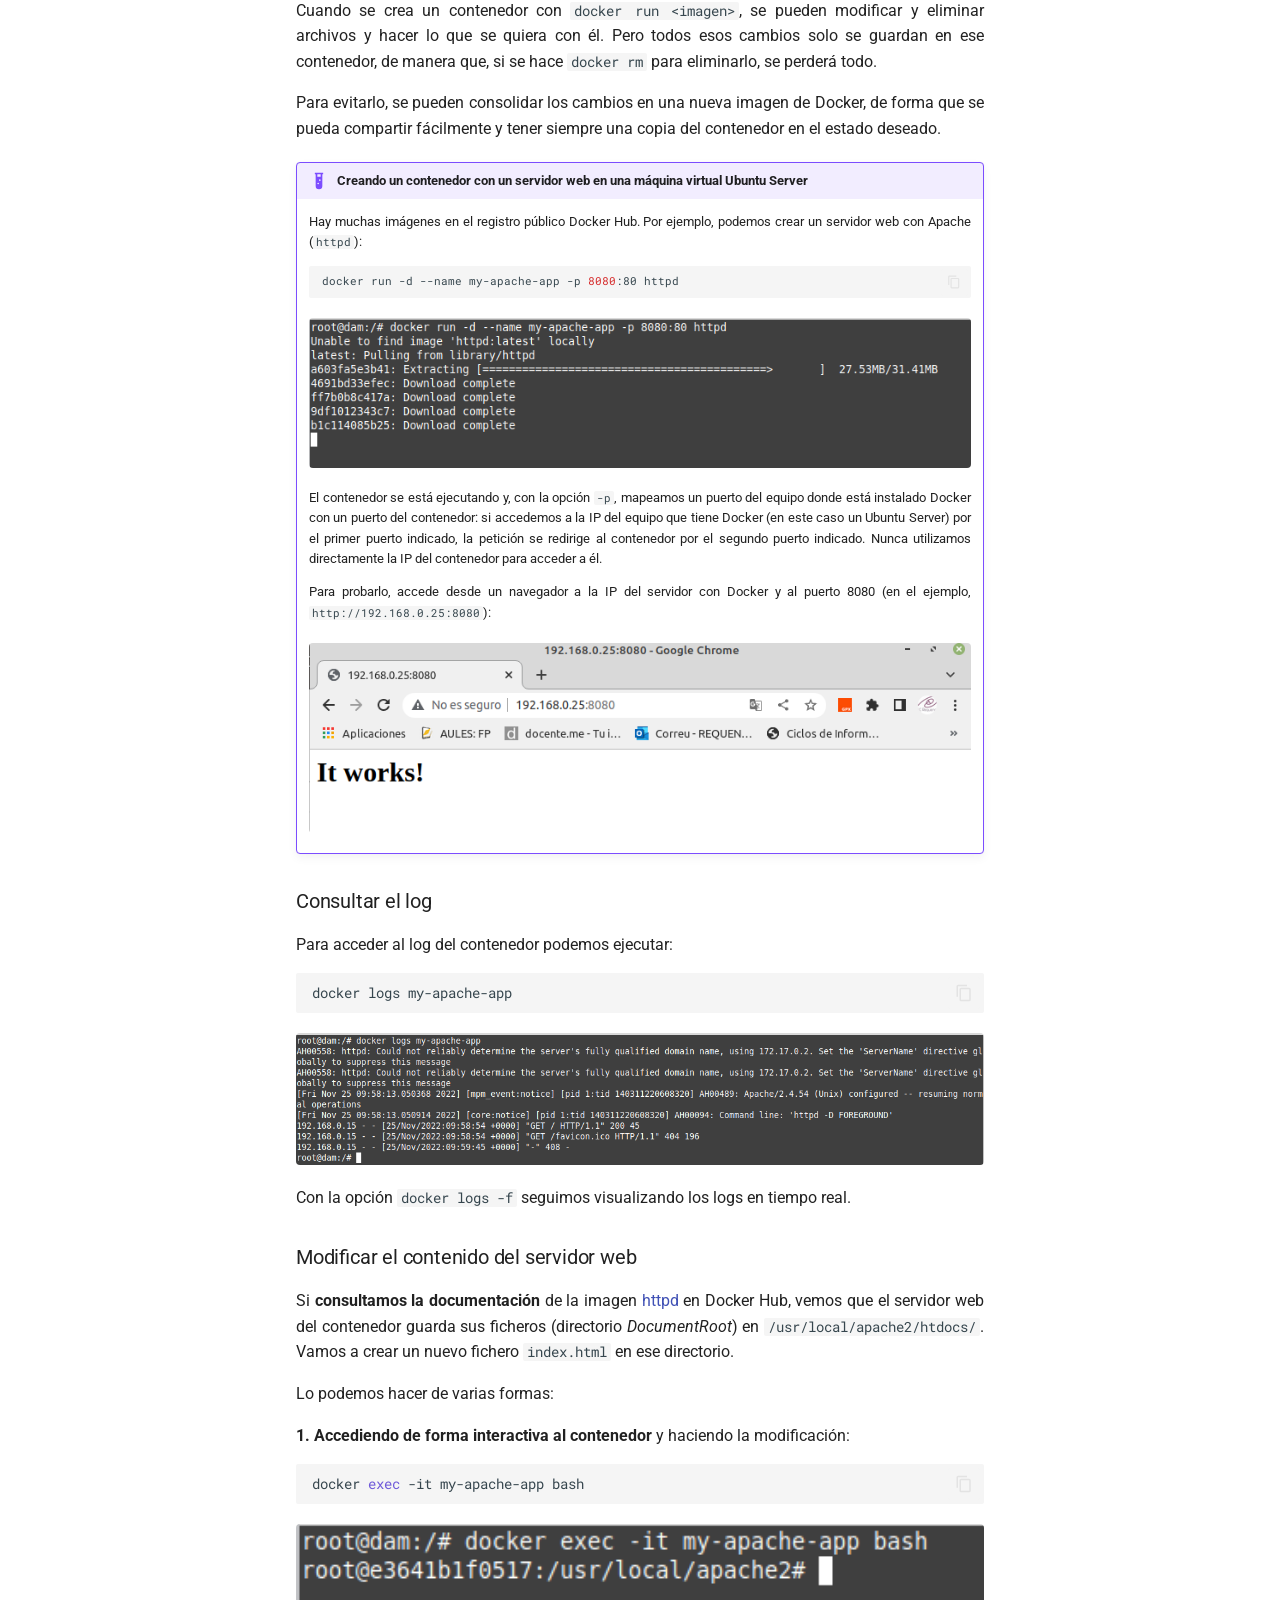
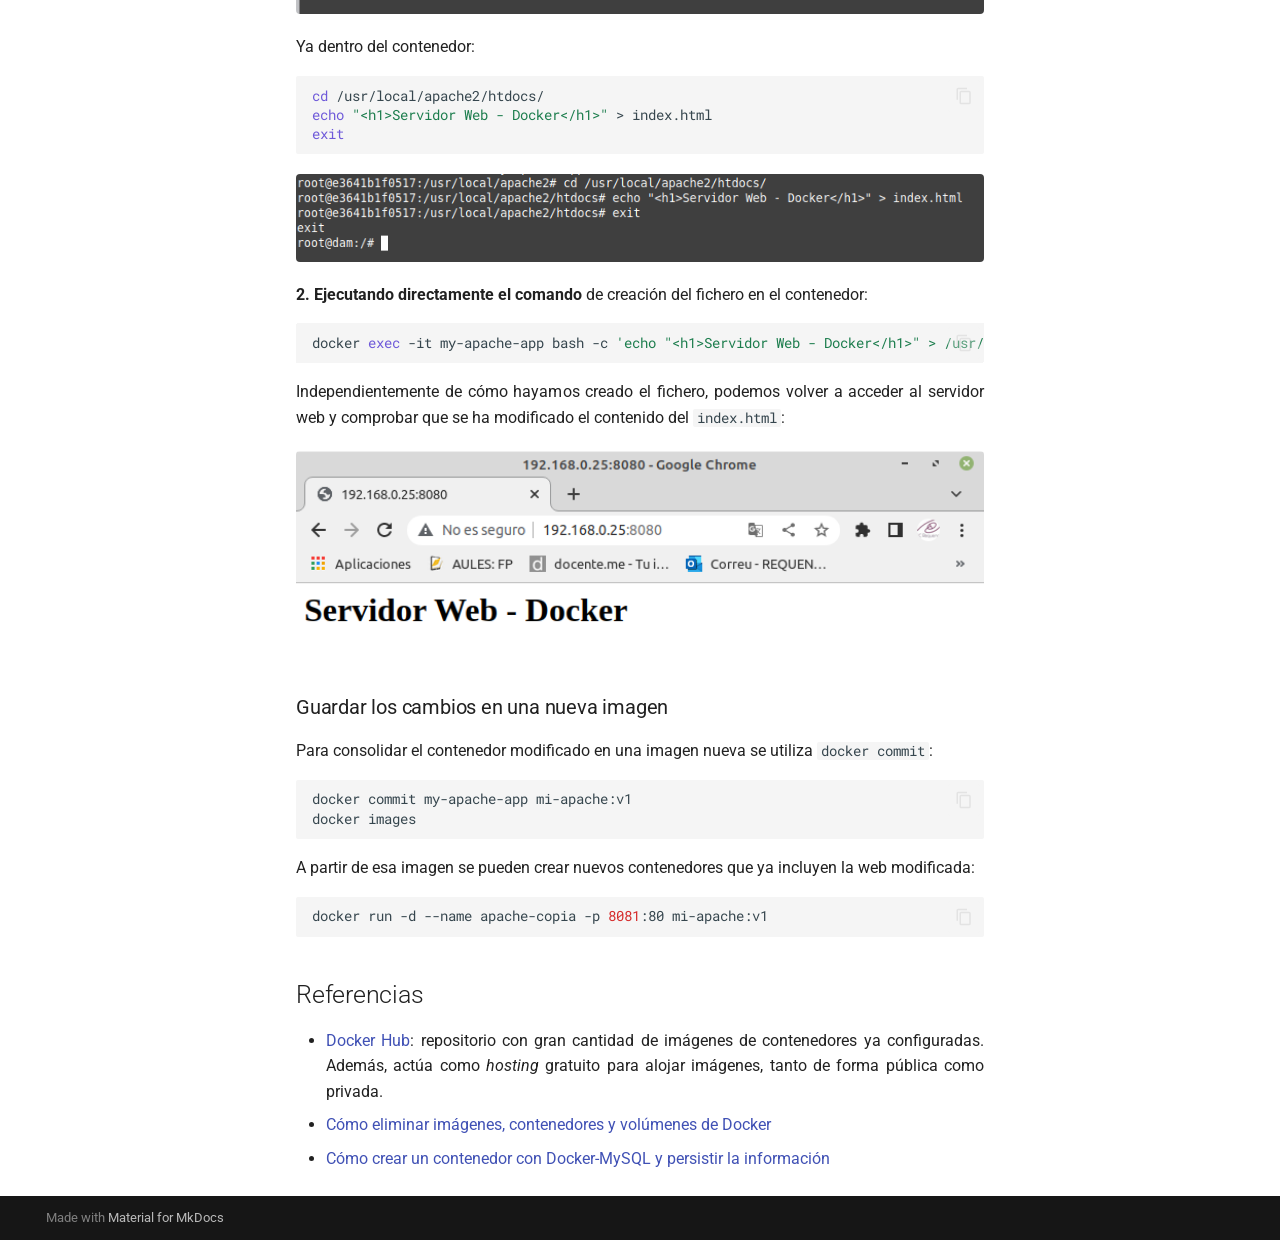
<file: docker/index.html>
<!doctype html>
<html lang="es" class="no-js">
  <head>
    
      <meta charset="utf-8">
      <meta name="viewport" content="width=device-width,initial-scale=1">
      
        <meta name="description" content="Apuntes del módulo Implantación de Sistemas Operativos (ASIR) - Tema 2">
      
      
      
      
        <link rel="prev" href="../iso-ut2.3-aws/">
      
      
        <link rel="next" href="acciones/">
      
      
        
      
      
      <link rel="icon" href="../assets/images/favicon.png">
      <meta name="generator" content="mkdocs-1.6.1, mkdocs-material-9.7.7">
    
    
      
        <title>Teoría - ISO · Tema 2 · Virtualización</title>
      
    
    
      <link rel="stylesheet" href="../assets/stylesheets/main.ec1eaa64.min.css">
      
        
        <link rel="stylesheet" href="../assets/stylesheets/palette.ab4e12ef.min.css">
      
      


    
    
      
    
    
      
        
        
        <link rel="preconnect" href="https://fonts.gstatic.com" crossorigin>
        <link rel="stylesheet" href="https://fonts.googleapis.com/css?family=Roboto:300,300i,400,400i,700,700i%7CRoboto+Mono:400,400i,700,700i&display=fallback">
        <style>:root{--md-text-font:"Roboto";--md-code-font:"Roboto Mono"}</style>
      
    
    
      <link rel="stylesheet" href="../assets/extra.css">
    
      <link rel="stylesheet" href="stylesheets/docker.css">
    
    <script>__md_scope=new URL("..",location),__md_hash=e=>[...e].reduce(((e,_)=>(e<<5)-e+_.charCodeAt(0)),0),__md_get=(e,_=localStorage,t=__md_scope)=>JSON.parse(_.getItem(t.pathname+"."+e)),__md_set=(e,_,t=localStorage,a=__md_scope)=>{try{t.setItem(a.pathname+"."+e,JSON.stringify(_))}catch(e){}}</script>
    
      

    
    
  </head>
  
  
    
    
      
    
    
    
    
    <body dir="ltr" data-md-color-scheme="default" data-md-color-primary="indigo" data-md-color-accent="indigo">
  
    
    <input class="md-toggle" data-md-toggle="drawer" type="checkbox" id="__drawer" autocomplete="off">
    <input class="md-toggle" data-md-toggle="search" type="checkbox" id="__search" autocomplete="off">
    <label class="md-overlay" for="__drawer"></label>
    <div data-md-component="skip">
      
        
        <a href="#contenedores-con-docker" class="md-skip">
          Saltar a contenido
        </a>
      
    </div>
    <div data-md-component="announce">
      
    </div>
    
    
      

  

<header class="md-header md-header--shadow" data-md-component="header">
  <nav class="md-header__inner md-grid" aria-label="Cabecera">
    <a href=".." title="ISO · Tema 2 · Virtualización" class="md-header__button md-logo" aria-label="ISO · Tema 2 · Virtualización" data-md-component="logo">
      
  
  <svg xmlns="http://www.w3.org/2000/svg" viewBox="0 0 24 24"><path d="M12 8a3 3 0 0 0 3-3 3 3 0 0 0-3-3 3 3 0 0 0-3 3 3 3 0 0 0 3 3m0 3.54C9.64 9.35 6.5 8 3 8v11c3.5 0 6.64 1.35 9 3.54 2.36-2.19 5.5-3.54 9-3.54V8c-3.5 0-6.64 1.35-9 3.54"/></svg>

    </a>
    <label class="md-header__button md-icon" for="__drawer">
      
      <svg xmlns="http://www.w3.org/2000/svg" viewBox="0 0 24 24"><path d="M3 6h18v2H3zm0 5h18v2H3zm0 5h18v2H3z"/></svg>
    </label>
    <div class="md-header__title" data-md-component="header-title">
      <div class="md-header__ellipsis">
        <div class="md-header__topic">
          <span class="md-ellipsis">
            ISO · Tema 2 · Virtualización
          </span>
        </div>
        <div class="md-header__topic" data-md-component="header-topic">
          <span class="md-ellipsis">
            
              Teoría
            
          </span>
        </div>
      </div>
    </div>
    
      
        <form class="md-header__option" data-md-component="palette">
  
    
    
    
    <input class="md-option" data-md-color-media="" data-md-color-scheme="default" data-md-color-primary="indigo" data-md-color-accent="indigo"  aria-label="Modo oscuro"  type="radio" name="__palette" id="__palette_0">
    
      <label class="md-header__button md-icon" title="Modo oscuro" for="__palette_1" hidden>
        <svg xmlns="http://www.w3.org/2000/svg" viewBox="0 0 24 24"><path d="m17.75 4.09-2.53 1.94.91 3.06-2.63-1.81-2.63 1.81.91-3.06-2.53-1.94L12.44 4l1.06-3 1.06 3zm3.5 6.91-1.64 1.25.59 1.98-1.7-1.17-1.7 1.17.59-1.98L15.75 11l2.06-.05L18.5 9l.69 1.95zm-2.28 4.95c.83-.08 1.72 1.1 1.19 1.85-.32.45-.66.87-1.08 1.27C15.17 23 8.84 23 4.94 19.07c-3.91-3.9-3.91-10.24 0-14.14.4-.4.82-.76 1.27-1.08.75-.53 1.93.36 1.85 1.19-.27 2.86.69 5.83 2.89 8.02a9.96 9.96 0 0 0 8.02 2.89m-1.64 2.02a12.08 12.08 0 0 1-7.8-3.47c-2.17-2.19-3.33-5-3.49-7.82-2.81 3.14-2.7 7.96.31 10.98 3.02 3.01 7.84 3.12 10.98.31"/></svg>
      </label>
    
  
    
    
    
    <input class="md-option" data-md-color-media="" data-md-color-scheme="slate" data-md-color-primary="indigo" data-md-color-accent="indigo"  aria-label="Modo claro"  type="radio" name="__palette" id="__palette_1">
    
      <label class="md-header__button md-icon" title="Modo claro" for="__palette_0" hidden>
        <svg xmlns="http://www.w3.org/2000/svg" viewBox="0 0 24 24"><path d="M12 7a5 5 0 0 1 5 5 5 5 0 0 1-5 5 5 5 0 0 1-5-5 5 5 0 0 1 5-5m0 2a3 3 0 0 0-3 3 3 3 0 0 0 3 3 3 3 0 0 0 3-3 3 3 0 0 0-3-3m0-7 2.39 3.42C13.65 5.15 12.84 5 12 5s-1.65.15-2.39.42zM3.34 7l4.16-.35A7.2 7.2 0 0 0 5.94 8.5c-.44.74-.69 1.5-.83 2.29zm.02 10 1.76-3.77a7.131 7.131 0 0 0 2.38 4.14zM20.65 7l-1.77 3.79a7.02 7.02 0 0 0-2.38-4.15zm-.01 10-4.14.36c.59-.51 1.12-1.14 1.54-1.86.42-.73.69-1.5.83-2.29zM12 22l-2.41-3.44c.74.27 1.55.44 2.41.44.82 0 1.63-.17 2.37-.44z"/></svg>
      </label>
    
  
</form>
      
    
    
      <script>var palette=__md_get("__palette");if(palette&&palette.color){if("(prefers-color-scheme)"===palette.color.media){var media=matchMedia("(prefers-color-scheme: light)"),input=document.querySelector(media.matches?"[data-md-color-media='(prefers-color-scheme: light)']":"[data-md-color-media='(prefers-color-scheme: dark)']");palette.color.media=input.getAttribute("data-md-color-media"),palette.color.scheme=input.getAttribute("data-md-color-scheme"),palette.color.primary=input.getAttribute("data-md-color-primary"),palette.color.accent=input.getAttribute("data-md-color-accent")}for(var[key,value]of Object.entries(palette.color))document.body.setAttribute("data-md-color-"+key,value)}</script>
    
    
    
      
      
        <label class="md-header__button md-icon" for="__search">
          
          <svg xmlns="http://www.w3.org/2000/svg" viewBox="0 0 24 24"><path d="M9.5 3A6.5 6.5 0 0 1 16 9.5c0 1.61-.59 3.09-1.56 4.23l.27.27h.79l5 5-1.5 1.5-5-5v-.79l-.27-.27A6.52 6.52 0 0 1 9.5 16 6.5 6.5 0 0 1 3 9.5 6.5 6.5 0 0 1 9.5 3m0 2C7 5 5 7 5 9.5S7 14 9.5 14 14 12 14 9.5 12 5 9.5 5"/></svg>
        </label>
        <div class="md-search" data-md-component="search" role="dialog">
  <label class="md-search__overlay" for="__search"></label>
  <div class="md-search__inner" role="search">
    <form class="md-search__form" name="search">
      <input type="text" class="md-search__input" name="query" aria-label="Búsqueda" placeholder="Búsqueda" autocapitalize="off" autocorrect="off" autocomplete="off" spellcheck="false" data-md-component="search-query" required>
      <label class="md-search__icon md-icon" for="__search">
        
        <svg xmlns="http://www.w3.org/2000/svg" viewBox="0 0 24 24"><path d="M9.5 3A6.5 6.5 0 0 1 16 9.5c0 1.61-.59 3.09-1.56 4.23l.27.27h.79l5 5-1.5 1.5-5-5v-.79l-.27-.27A6.52 6.52 0 0 1 9.5 16 6.5 6.5 0 0 1 3 9.5 6.5 6.5 0 0 1 9.5 3m0 2C7 5 5 7 5 9.5S7 14 9.5 14 14 12 14 9.5 12 5 9.5 5"/></svg>
        
        <svg xmlns="http://www.w3.org/2000/svg" viewBox="0 0 24 24"><path d="M20 11v2H8l5.5 5.5-1.42 1.42L4.16 12l7.92-7.92L13.5 5.5 8 11z"/></svg>
      </label>
      <nav class="md-search__options" aria-label="Buscar">
        
        <button type="reset" class="md-search__icon md-icon" title="Limpiar" aria-label="Limpiar" tabindex="-1">
          
          <svg xmlns="http://www.w3.org/2000/svg" viewBox="0 0 24 24"><path d="M19 6.41 17.59 5 12 10.59 6.41 5 5 6.41 10.59 12 5 17.59 6.41 19 12 13.41 17.59 19 19 17.59 13.41 12z"/></svg>
        </button>
      </nav>
      
    </form>
    <div class="md-search__output">
      <div class="md-search__scrollwrap" tabindex="0" data-md-scrollfix>
        <div class="md-search-result" data-md-component="search-result">
          <div class="md-search-result__meta">
            Inicializando búsqueda
          </div>
          <ol class="md-search-result__list" role="presentation"></ol>
        </div>
      </div>
    </div>
  </div>
</div>
      
    
    
  </nav>
  
</header>
    
    <div class="md-container" data-md-component="container">
      
      
        
          
        
      
      <main class="md-main" data-md-component="main">
        <div class="md-main__inner md-grid">
          
            
              
              <div class="md-sidebar md-sidebar--primary" data-md-component="sidebar" data-md-type="navigation" >
                <div class="md-sidebar__scrollwrap">
                  <div class="md-sidebar__inner">
                    



<nav class="md-nav md-nav--primary" aria-label="Navegación" data-md-level="0">
  <label class="md-nav__title" for="__drawer">
    <a href=".." title="ISO · Tema 2 · Virtualización" class="md-nav__button md-logo" aria-label="ISO · Tema 2 · Virtualización" data-md-component="logo">
      
  
  <svg xmlns="http://www.w3.org/2000/svg" viewBox="0 0 24 24"><path d="M12 8a3 3 0 0 0 3-3 3 3 0 0 0-3-3 3 3 0 0 0-3 3 3 3 0 0 0 3 3m0 3.54C9.64 9.35 6.5 8 3 8v11c3.5 0 6.64 1.35 9 3.54 2.36-2.19 5.5-3.54 9-3.54V8c-3.5 0-6.64 1.35-9 3.54"/></svg>

    </a>
    ISO · Tema 2 · Virtualización
  </label>
  
  <ul class="md-nav__list" data-md-scrollfix>
    
      
      
  
  
  
  
    <li class="md-nav__item">
      <a href=".." class="md-nav__link">
        
  
  
  <span class="md-ellipsis">
    
  
    Inicio
  

    
  </span>
  
  

      </a>
    </li>
  

    
      
      
  
  
    
  
  
  
    
    
    
    
      
        
        
      
    
    
    <li class="md-nav__item md-nav__item--active md-nav__item--section md-nav__item--nested">
      
        
        
        <input class="md-nav__toggle md-toggle " type="checkbox" id="__nav_2" checked>
        
          
          <label class="md-nav__link" for="__nav_2" id="__nav_2_label" tabindex="">
            
  
  
  <span class="md-ellipsis">
    
  
    UT2. Virtualización
  

    
  </span>
  
  

            <span class="md-nav__icon md-icon"></span>
          </label>
        
        <nav class="md-nav" data-md-level="1" aria-labelledby="__nav_2_label" aria-expanded="true">
          <label class="md-nav__title" for="__nav_2">
            <span class="md-nav__icon md-icon"></span>
            
  
    UT2. Virtualización
  

          </label>
          <ul class="md-nav__list" data-md-scrollfix>
            
              
                
  
  
  
  
    <li class="md-nav__item">
      <a href="../iso-ut2.1-conceptos-virtualizacion/" class="md-nav__link">
        
  
  
  <span class="md-ellipsis">
    
  
    2.1 Conceptos básicos sobre virtualización
  

    
  </span>
  
  

      </a>
    </li>
  

              
            
              
                
  
  
  
  
    
    
    
    
      
    
    
    <li class="md-nav__item md-nav__item--nested">
      
        
        
          
        
        <input class="md-nav__toggle md-toggle md-toggle--indeterminate" type="checkbox" id="__nav_2_2" >
        
          
          <label class="md-nav__link" for="__nav_2_2" id="__nav_2_2_label" tabindex="0">
            
  
  
  <span class="md-ellipsis">
    
  
    2.2 Proxmox VE
  

    
  </span>
  
  

            <span class="md-nav__icon md-icon"></span>
          </label>
        
        <nav class="md-nav" data-md-level="2" aria-labelledby="__nav_2_2_label" aria-expanded="false">
          <label class="md-nav__title" for="__nav_2_2">
            <span class="md-nav__icon md-icon"></span>
            
  
    2.2 Proxmox VE
  

          </label>
          <ul class="md-nav__list" data-md-scrollfix>
            
              
                
  
  
  
  
    <li class="md-nav__item">
      <a href="../iso-ut2.2-proxmox/" class="md-nav__link">
        
  
  
  <span class="md-ellipsis">
    
  
    Teoría
  

    
  </span>
  
  

      </a>
    </li>
  

              
            
              
                
  
  
  
  
    <li class="md-nav__item">
      <a href="../iso-ut2-practica1-proxmox/" class="md-nav__link">
        
  
  
  <span class="md-ellipsis">
    
  
    Práctica 1
  

    
  </span>
  
  

      </a>
    </li>
  

              
            
          </ul>
        </nav>
      
    </li>
  

              
            
              
                
  
  
  
  
    <li class="md-nav__item">
      <a href="../iso-ut2.3-aws/" class="md-nav__link">
        
  
  
  <span class="md-ellipsis">
    
  
    2.3 Amazon Web Services (AWS)
  

    
  </span>
  
  

      </a>
    </li>
  

              
            
              
                
  
  
    
  
  
  
    
    
    
    
      
    
    
    <li class="md-nav__item md-nav__item--active md-nav__item--nested">
      
        
        
        <input class="md-nav__toggle md-toggle " type="checkbox" id="__nav_2_4" checked>
        
          
          <label class="md-nav__link" for="__nav_2_4" id="__nav_2_4_label" tabindex="0">
            
  
  
  <span class="md-ellipsis">
    
  
    2.4 Docker
  

    
  </span>
  
  

            <span class="md-nav__icon md-icon"></span>
          </label>
        
        <nav class="md-nav" data-md-level="2" aria-labelledby="__nav_2_4_label" aria-expanded="true">
          <label class="md-nav__title" for="__nav_2_4">
            <span class="md-nav__icon md-icon"></span>
            
  
    2.4 Docker
  

          </label>
          <ul class="md-nav__list" data-md-scrollfix>
            
              
                
  
  
    
  
  
  
    <li class="md-nav__item md-nav__item--active">
      
      <input class="md-nav__toggle md-toggle" type="checkbox" id="__toc">
      
      
        
      
      
        <label class="md-nav__link md-nav__link--active" for="__toc">
          
  
  
  <span class="md-ellipsis">
    
  
    Teoría
  

    
  </span>
  
  

          <span class="md-nav__icon md-icon"></span>
        </label>
      
      <a href="./" class="md-nav__link md-nav__link--active">
        
  
  
  <span class="md-ellipsis">
    
  
    Teoría
  

    
  </span>
  
  

      </a>
      
        

<nav class="md-nav md-nav--secondary" aria-label="Tabla de contenidos">
  
  
  
    
  
  
    <label class="md-nav__title" for="__toc">
      <span class="md-nav__icon md-icon"></span>
      Tabla de contenidos
    </label>
    <ul class="md-nav__list" data-md-component="toc" data-md-scrollfix>
      
        <li class="md-nav__item">
  <a href="#introduccion" class="md-nav__link">
    <span class="md-ellipsis">
      
        Introducción
      
    </span>
  </a>
  
</li>
      
        <li class="md-nav__item">
  <a href="#que-es-docker" class="md-nav__link">
    <span class="md-ellipsis">
      
        ¿Qué es Docker?
      
    </span>
  </a>
  
</li>
      
        <li class="md-nav__item">
  <a href="#instalacion-de-docker-en-ubuntu" class="md-nav__link">
    <span class="md-ellipsis">
      
        Instalación de Docker en Ubuntu
      
    </span>
  </a>
  
    <nav class="md-nav" aria-label="Instalación de Docker en Ubuntu">
      <ul class="md-nav__list">
        
          <li class="md-nav__item">
  <a href="#pasos-post-instalacion" class="md-nav__link">
    <span class="md-ellipsis">
      
        Pasos post-instalación
      
    </span>
  </a>
  
</li>
        
      </ul>
    </nav>
  
</li>
      
        <li class="md-nav__item">
  <a href="#vista-rapida-del-comando-docker" class="md-nav__link">
    <span class="md-ellipsis">
      
        Vista rápida del comando docker
      
    </span>
  </a>
  
    <nav class="md-nav" aria-label="Vista rápida del comando docker">
      <ul class="md-nav__list">
        
          <li class="md-nav__item">
  <a href="#1-listar-los-subcomandos-disponibles" class="md-nav__link">
    <span class="md-ellipsis">
      
        1. Listar los subcomandos disponibles
      
    </span>
  </a>
  
</li>
        
          <li class="md-nav__item">
  <a href="#2-listar-las-opciones-de-un-subcomando" class="md-nav__link">
    <span class="md-ellipsis">
      
        2. Listar las opciones de un subcomando
      
    </span>
  </a>
  
</li>
        
          <li class="md-nav__item">
  <a href="#3-ejecutar-un-contenedor" class="md-nav__link">
    <span class="md-ellipsis">
      
        3. Ejecutar un contenedor
      
    </span>
  </a>
  
</li>
        
          <li class="md-nav__item">
  <a href="#4-buscar-una-imagen" class="md-nav__link">
    <span class="md-ellipsis">
      
        4. Buscar una imagen
      
    </span>
  </a>
  
</li>
        
          <li class="md-nav__item">
  <a href="#5-descargar-una-imagen" class="md-nav__link">
    <span class="md-ellipsis">
      
        5. Descargar una imagen
      
    </span>
  </a>
  
</li>
        
          <li class="md-nav__item">
  <a href="#6-consultar-las-imagenes-descargadas" class="md-nav__link">
    <span class="md-ellipsis">
      
        6. Consultar las imágenes descargadas
      
    </span>
  </a>
  
</li>
        
          <li class="md-nav__item">
  <a href="#7-ejecutar-contenedores" class="md-nav__link">
    <span class="md-ellipsis">
      
        7. Ejecutar contenedores
      
    </span>
  </a>
  
</li>
        
          <li class="md-nav__item">
  <a href="#8-consultar-los-contenedores-en-ejecucion" class="md-nav__link">
    <span class="md-ellipsis">
      
        8. Consultar los contenedores en ejecución
      
    </span>
  </a>
  
</li>
        
          <li class="md-nav__item">
  <a href="#9-iniciar-un-contenedor-detenido" class="md-nav__link">
    <span class="md-ellipsis">
      
        9. Iniciar un contenedor detenido
      
    </span>
  </a>
  
</li>
        
          <li class="md-nav__item">
  <a href="#10-borrar-un-contenedor" class="md-nav__link">
    <span class="md-ellipsis">
      
        10. Borrar un contenedor
      
    </span>
  </a>
  
</li>
        
          <li class="md-nav__item">
  <a href="#11-borrar-un-contenedor-por-su-id" class="md-nav__link">
    <span class="md-ellipsis">
      
        11. Borrar un contenedor por su ID
      
    </span>
  </a>
  
</li>
        
          <li class="md-nav__item">
  <a href="#12-borrar-una-imagen" class="md-nav__link">
    <span class="md-ellipsis">
      
        12. Borrar una imagen
      
    </span>
  </a>
  
</li>
        
      </ul>
    </nav>
  
</li>
      
        <li class="md-nav__item">
  <a href="#consolidar-los-cambios-de-un-contenedor" class="md-nav__link">
    <span class="md-ellipsis">
      
        Consolidar los cambios de un contenedor
      
    </span>
  </a>
  
    <nav class="md-nav" aria-label="Consolidar los cambios de un contenedor">
      <ul class="md-nav__list">
        
          <li class="md-nav__item">
  <a href="#consultar-el-log" class="md-nav__link">
    <span class="md-ellipsis">
      
        Consultar el log
      
    </span>
  </a>
  
</li>
        
          <li class="md-nav__item">
  <a href="#modificar-el-contenido-del-servidor-web" class="md-nav__link">
    <span class="md-ellipsis">
      
        Modificar el contenido del servidor web
      
    </span>
  </a>
  
</li>
        
          <li class="md-nav__item">
  <a href="#guardar-los-cambios-en-una-nueva-imagen" class="md-nav__link">
    <span class="md-ellipsis">
      
        Guardar los cambios en una nueva imagen
      
    </span>
  </a>
  
</li>
        
      </ul>
    </nav>
  
</li>
      
        <li class="md-nav__item">
  <a href="#referencias" class="md-nav__link">
    <span class="md-ellipsis">
      
        Referencias
      
    </span>
  </a>
  
</li>
      
    </ul>
  
</nav>
      
    </li>
  

              
            
              
                
  
  
  
  
    <li class="md-nav__item">
      <a href="acciones/" class="md-nav__link">
        
  
  
  <span class="md-ellipsis">
    
  
    Principales acciones
  

    
  </span>
  
  

      </a>
    </li>
  

              
            
              
                
  
  
  
  
    <li class="md-nav__item">
      <a href="laboratorio-python/" class="md-nav__link">
        
  
  
  <span class="md-ellipsis">
    
  
    Laboratorio Python
  

    
  </span>
  
  

      </a>
    </li>
  

              
            
          </ul>
        </nav>
      
    </li>
  

              
            
          </ul>
        </nav>
      
    </li>
  

    
  </ul>
</nav>
                  </div>
                </div>
              </div>
            
            
              
              <div class="md-sidebar md-sidebar--secondary" data-md-component="sidebar" data-md-type="toc" >
                <div class="md-sidebar__scrollwrap">
                  <div class="md-sidebar__inner">
                    

<nav class="md-nav md-nav--secondary" aria-label="Tabla de contenidos">
  
  
  
    
  
  
    <label class="md-nav__title" for="__toc">
      <span class="md-nav__icon md-icon"></span>
      Tabla de contenidos
    </label>
    <ul class="md-nav__list" data-md-component="toc" data-md-scrollfix>
      
        <li class="md-nav__item">
  <a href="#introduccion" class="md-nav__link">
    <span class="md-ellipsis">
      
        Introducción
      
    </span>
  </a>
  
</li>
      
        <li class="md-nav__item">
  <a href="#que-es-docker" class="md-nav__link">
    <span class="md-ellipsis">
      
        ¿Qué es Docker?
      
    </span>
  </a>
  
</li>
      
        <li class="md-nav__item">
  <a href="#instalacion-de-docker-en-ubuntu" class="md-nav__link">
    <span class="md-ellipsis">
      
        Instalación de Docker en Ubuntu
      
    </span>
  </a>
  
    <nav class="md-nav" aria-label="Instalación de Docker en Ubuntu">
      <ul class="md-nav__list">
        
          <li class="md-nav__item">
  <a href="#pasos-post-instalacion" class="md-nav__link">
    <span class="md-ellipsis">
      
        Pasos post-instalación
      
    </span>
  </a>
  
</li>
        
      </ul>
    </nav>
  
</li>
      
        <li class="md-nav__item">
  <a href="#vista-rapida-del-comando-docker" class="md-nav__link">
    <span class="md-ellipsis">
      
        Vista rápida del comando docker
      
    </span>
  </a>
  
    <nav class="md-nav" aria-label="Vista rápida del comando docker">
      <ul class="md-nav__list">
        
          <li class="md-nav__item">
  <a href="#1-listar-los-subcomandos-disponibles" class="md-nav__link">
    <span class="md-ellipsis">
      
        1. Listar los subcomandos disponibles
      
    </span>
  </a>
  
</li>
        
          <li class="md-nav__item">
  <a href="#2-listar-las-opciones-de-un-subcomando" class="md-nav__link">
    <span class="md-ellipsis">
      
        2. Listar las opciones de un subcomando
      
    </span>
  </a>
  
</li>
        
          <li class="md-nav__item">
  <a href="#3-ejecutar-un-contenedor" class="md-nav__link">
    <span class="md-ellipsis">
      
        3. Ejecutar un contenedor
      
    </span>
  </a>
  
</li>
        
          <li class="md-nav__item">
  <a href="#4-buscar-una-imagen" class="md-nav__link">
    <span class="md-ellipsis">
      
        4. Buscar una imagen
      
    </span>
  </a>
  
</li>
        
          <li class="md-nav__item">
  <a href="#5-descargar-una-imagen" class="md-nav__link">
    <span class="md-ellipsis">
      
        5. Descargar una imagen
      
    </span>
  </a>
  
</li>
        
          <li class="md-nav__item">
  <a href="#6-consultar-las-imagenes-descargadas" class="md-nav__link">
    <span class="md-ellipsis">
      
        6. Consultar las imágenes descargadas
      
    </span>
  </a>
  
</li>
        
          <li class="md-nav__item">
  <a href="#7-ejecutar-contenedores" class="md-nav__link">
    <span class="md-ellipsis">
      
        7. Ejecutar contenedores
      
    </span>
  </a>
  
</li>
        
          <li class="md-nav__item">
  <a href="#8-consultar-los-contenedores-en-ejecucion" class="md-nav__link">
    <span class="md-ellipsis">
      
        8. Consultar los contenedores en ejecución
      
    </span>
  </a>
  
</li>
        
          <li class="md-nav__item">
  <a href="#9-iniciar-un-contenedor-detenido" class="md-nav__link">
    <span class="md-ellipsis">
      
        9. Iniciar un contenedor detenido
      
    </span>
  </a>
  
</li>
        
          <li class="md-nav__item">
  <a href="#10-borrar-un-contenedor" class="md-nav__link">
    <span class="md-ellipsis">
      
        10. Borrar un contenedor
      
    </span>
  </a>
  
</li>
        
          <li class="md-nav__item">
  <a href="#11-borrar-un-contenedor-por-su-id" class="md-nav__link">
    <span class="md-ellipsis">
      
        11. Borrar un contenedor por su ID
      
    </span>
  </a>
  
</li>
        
          <li class="md-nav__item">
  <a href="#12-borrar-una-imagen" class="md-nav__link">
    <span class="md-ellipsis">
      
        12. Borrar una imagen
      
    </span>
  </a>
  
</li>
        
      </ul>
    </nav>
  
</li>
      
        <li class="md-nav__item">
  <a href="#consolidar-los-cambios-de-un-contenedor" class="md-nav__link">
    <span class="md-ellipsis">
      
        Consolidar los cambios de un contenedor
      
    </span>
  </a>
  
    <nav class="md-nav" aria-label="Consolidar los cambios de un contenedor">
      <ul class="md-nav__list">
        
          <li class="md-nav__item">
  <a href="#consultar-el-log" class="md-nav__link">
    <span class="md-ellipsis">
      
        Consultar el log
      
    </span>
  </a>
  
</li>
        
          <li class="md-nav__item">
  <a href="#modificar-el-contenido-del-servidor-web" class="md-nav__link">
    <span class="md-ellipsis">
      
        Modificar el contenido del servidor web
      
    </span>
  </a>
  
</li>
        
          <li class="md-nav__item">
  <a href="#guardar-los-cambios-en-una-nueva-imagen" class="md-nav__link">
    <span class="md-ellipsis">
      
        Guardar los cambios en una nueva imagen
      
    </span>
  </a>
  
</li>
        
      </ul>
    </nav>
  
</li>
      
        <li class="md-nav__item">
  <a href="#referencias" class="md-nav__link">
    <span class="md-ellipsis">
      
        Referencias
      
    </span>
  </a>
  
</li>
      
    </ul>
  
</nav>
                  </div>
                </div>
              </div>
            
          
          
            <div class="md-content" data-md-component="content">
              
              <article class="md-content__inner md-typeset">
                
                  



<h1 id="contenedores-con-docker">Contenedores con Docker<a class="headerlink" href="#contenedores-con-docker" title="Permanent link">&para;</a></h1>
<h2 id="introduccion">Introducción<a class="headerlink" href="#introduccion" title="Permanent link">&para;</a></h2>
<p>En este apartado se muestra y ejemplifica cómo se utiliza Docker desde cero, con las funcionalidades más básicas. Al terminarlo serás capaz de:</p>
<ul>
<li>Comprender qué es Docker.</li>
<li>Instalar Docker en Ubuntu mediante la terminal.</li>
<li>Utilizar los comandos <code>docker</code>.</li>
<li>Descargar imágenes Docker desde Docker Hub.</li>
<li>Diferenciar entre imágenes y contenedores, y consolidar los cambios de un contenedor en una nueva imagen.</li>
</ul>
<p><img alt="Docker" class="captura" src="img/docker.png" /></p>
<h2 id="que-es-docker">¿Qué es Docker?<a class="headerlink" href="#que-es-docker" title="Permanent link">&para;</a></h2>
<p><strong>Docker</strong> es un programa que realiza virtualización a nivel de sistema operativo, en unidades llamadas <strong>contenedores</strong>.</p>
<p>Existe un repositorio público donde se puede disponer de casi cualquier aplicación. Además, también es posible crear contenedores propios con un lenguaje muy sencillo.</p>
<p>A día de hoy, es la <strong>forma más sencilla de probar cualquier tipo de software</strong>, ya que no interfiere con el sistema operativo. Por ejemplo, si instalamos cualquier programa en Linux con <code>apt</code>, se instalarán librerías, se crearán directorios, cambiarán servicios, etc., y puede incluso que interfiera con la instalación actual. Con Docker, todo está dentro del contenedor. Se pueden tener distintas versiones corriendo simultáneamente, el mismo software corriendo múltiples veces, escalar automáticamente, actualizar y, si hay cualquier problema, volver a la versión anterior en cuestión de segundos.</p>
<p>Con <strong>Docker CE</strong> (<em>Community Edition</em>), la compañía ha decidido separar sus servicios empresariales, con servicios premium y de soporte, de la versión de la comunidad. ¿Significa eso que la versión de la comunidad tiene menos soporte o uso? No. Solo significa que es la gratuita. Como ejemplo, empresas como Amazon utilizan la Community Edition en sus servicios en la nube.</p>
<p>Los <strong>contenedores de Docker</strong> se construyen a partir de <strong>imágenes de Docker</strong>. Estas imágenes se obtienen de <a href="https://hub.docker.com/">Docker Hub</a>, un registro de imágenes gestionado por la empresa Docker. Cualquiera puede subir sus imágenes ahí, de modo que hay una gran librería de imágenes.</p>
<h2 id="instalacion-de-docker-en-ubuntu">Instalación de Docker en Ubuntu<a class="headerlink" href="#instalacion-de-docker-en-ubuntu" title="Permanent link">&para;</a></h2>
<p>La instalación se realiza desde el repositorio oficial de Docker, siguiendo el procedimiento que indica la <a href="https://docs.docker.com/engine/install/ubuntu/">documentación oficial</a>. Las acciones a realizar son:</p>
<p><strong>1. Actualizar la lista de paquetes existentes del sistema.</strong></p>
<div class="highlight"><pre><span></span><code>sudo<span class="w"> </span>apt<span class="w"> </span>update
</code></pre></div>
<p><strong>2. Instalar los paquetes de requisitos previos</strong>, que permiten descargar paquetes a través del protocolo HTTPS y verificar sus certificados.</p>
<div class="highlight"><pre><span></span><code>sudo<span class="w"> </span>apt<span class="w"> </span>install<span class="w"> </span>ca-certificates<span class="w"> </span>curl
</code></pre></div>
<p><strong>3. Añadir la clave GPG</strong> (GNU Privacy Guard) del repositorio oficial de Docker. Se crea el directorio donde APT guarda las claves de los repositorios, se descarga en él la clave de Docker y se le dan permisos de lectura:</p>
<div class="highlight"><pre><span></span><code>sudo<span class="w"> </span>install<span class="w"> </span>-m<span class="w"> </span><span class="m">0755</span><span class="w"> </span>-d<span class="w"> </span>/etc/apt/keyrings
sudo<span class="w"> </span>curl<span class="w"> </span>-fsSL<span class="w"> </span>https://download.docker.com/linux/ubuntu/gpg<span class="w"> </span>-o<span class="w"> </span>/etc/apt/keyrings/docker.asc
sudo<span class="w"> </span>chmod<span class="w"> </span>a+r<span class="w"> </span>/etc/apt/keyrings/docker.asc
</code></pre></div>
<p><strong>4. Agregar el repositorio de Docker</strong> a las fuentes de APT:</p>
<div class="highlight"><pre><span></span><code><span class="nb">echo</span><span class="w"> </span><span class="s2">"deb [arch=</span><span class="k">$(</span>dpkg<span class="w"> </span>--print-architecture<span class="k">)</span><span class="s2"> signed-by=/etc/apt/keyrings/docker.asc] https://download.docker.com/linux/ubuntu </span><span class="k">$(</span>.<span class="w"> </span>/etc/os-release<span class="w"> </span><span class="o">&amp;&amp;</span><span class="w"> </span><span class="nb">echo</span><span class="w"> </span><span class="s2">"</span><span class="si">${</span><span class="nv">UBUNTU_CODENAME</span><span class="k">:-</span><span class="nv">$VERSION_CODENAME</span><span class="si">}</span><span class="s2">"</span><span class="k">)</span><span class="s2"> stable"</span><span class="w"> </span><span class="p">|</span><span class="w"> </span>sudo<span class="w"> </span>tee<span class="w"> </span>/etc/apt/sources.list.d/docker.list<span class="w"> </span>&gt;<span class="w"> </span>/dev/null
</code></pre></div>
<p>Este comando crea el fichero <code>/etc/apt/sources.list.d/docker.list</code> con la línea del repositorio. Las partes entre <code>$( )</code> se sustituyen automáticamente por la arquitectura del equipo (por ejemplo, <code>amd64</code>) y por el nombre en clave de la versión de Ubuntu instalada (por ejemplo, <code>noble</code> en Ubuntu 24.04), de modo que el mismo comando sirve para cualquier versión. La opción <code>signed-by</code> indica a APT qué clave debe usar para verificar los paquetes de este repositorio.</p>
<p><strong>5. Actualizar de nuevo la lista de paquetes</strong>, con el repositorio de Docker recién agregado.</p>
<div class="highlight"><pre><span></span><code>sudo<span class="w"> </span>apt<span class="w"> </span>update
</code></pre></div>
<p><strong>6. Comprobar desde qué repositorio se va a instalar Docker antes de instalarlo.</strong> Interesa que se instale desde el repositorio de Docker que se acaba de agregar, en lugar de desde el predeterminado de Ubuntu (podría dar problemas). Para ello se ejecuta:</p>
<div class="highlight"><pre><span></span><code>apt-cache<span class="w"> </span>policy<span class="w"> </span>docker-ce
</code></pre></div>
<p><img alt="apt-cache policy docker-ce" class="captura" src="img/policy-docker.png" /></p>
<p>Se muestra la lista de versiones disponibles y el repositorio del que procede cada una. Como se puede comprobar en la figura, todas proceden de <code>download.docker.com</code>, el repositorio de Docker recién agregado, así que todo es correcto. (La captura corresponde a un Ubuntu 20.04, <code>focal</code>; en tu equipo aparecerá el nombre de tu versión.)</p>
<p><strong>7. Instalar Docker</strong> (la versión de la comunidad, <em>Community Edition</em>) junto con sus componentes:</p>
<div class="highlight"><pre><span></span><code>sudo<span class="w"> </span>apt<span class="w"> </span>install<span class="w"> </span>docker-ce<span class="w"> </span>docker-ce-cli<span class="w"> </span>containerd.io<span class="w"> </span>docker-buildx-plugin<span class="w"> </span>docker-compose-plugin
</code></pre></div>
<p>Donde:</p>
<ul>
<li><strong><code>docker-ce</code></strong>: el motor de Docker (el demonio que gestiona los contenedores).</li>
<li><strong><code>docker-ce-cli</code></strong>: el cliente, es decir, el comando <code>docker</code>.</li>
<li><strong><code>containerd.io</code></strong>: el entorno de ejecución que arranca y supervisa los contenedores.</li>
<li><strong><code>docker-buildx-plugin</code></strong>: la herramienta para construir imágenes.</li>
<li><strong><code>docker-compose-plugin</code></strong>: Docker Compose, para definir aplicaciones de varios contenedores.</li>
</ul>
<p><strong>8. Docker ya está instalado</strong> y, como demonio de Ubuntu, se puede manejar mediante <code>systemctl</code> o <code>service</code>:</p>
<div class="highlight"><pre><span></span><code>sudo<span class="w"> </span>systemctl<span class="w"> </span>status<span class="w"> </span>docker
</code></pre></div>
<p><img alt="systemctl status docker" class="captura" src="img/status-docker.png" /></p>
<p>Una vez instalado, para probar su funcionamiento se puede ejecutar:</p>
<div class="highlight"><pre><span></span><code>sudo<span class="w"> </span>docker<span class="w"> </span>run<span class="w"> </span>hello-world
</code></pre></div>
<div class="admonition note">
<p class="admonition-title">Note</p>
<p>Con este comando le pedimos a Docker que cree un contenedor con un programa llamado <em>hello-world</em> y que luego lo ejecute.</p>
</div>
<p>Si funciona, significa que Docker se ha instalado correctamente, que puede conectar con el servidor, descargar una imagen, ejecutarla y mostrar el resultado.</p>
<figure>
<p><img alt="docker run hello-world" class="captura" src="img/run-hello-world.png" />
  </p>
<figcaption><strong>Figura 1.</strong> Prueba de funcionamiento.</figcaption>
</figure>
<h3 id="pasos-post-instalacion">Pasos post-instalación<a class="headerlink" href="#pasos-post-instalacion" title="Permanent link">&para;</a></h3>
<p>Una vez instalado Docker y probado su funcionamiento, el siguiente paso es configurar un usuario para utilizar Docker.</p>
<p>Por defecto, el comando <code>docker</code>, que se comunica con el demonio Docker, está configurado para ser utilizado por <strong>root</strong> o por los usuarios del grupo <strong>docker</strong>, que se crea automáticamente durante la instalación.</p>
<p>Los superusuarios (<em>sudoers</em>, pertenecientes al grupo <code>sudo</code>) también pueden usar estos comandos anteponiendo <code>sudo</code>. Para no tener que usar <code>sudo</code> siempre, basta con agregar el usuario al grupo <code>docker</code>:</p>
<div class="highlight"><pre><span></span><code>sudo<span class="w"> </span>usermod<span class="w"> </span>-aG<span class="w"> </span>docker<span class="w"> </span><span class="nv">$USER</span>
</code></pre></div>
<p>Donde <code>$USER</code> es el usuario que se desea añadir al grupo (puedes escribir su nombre directamente) para que pueda utilizar los comandos Docker sin prefijarlos con <code>sudo</code> y sin ser root durante la tarea diaria.</p>
<div class="admonition tip">
<p class="admonition-title">Tip</p>
<p>El cambio de grupo no se aplica hasta que el usuario cierra sesión y vuelve a entrar (o ejecuta <code>newgrp docker</code>).</p>
</div>
<h2 id="vista-rapida-del-comando-docker">Vista rápida del comando <code>docker</code><a class="headerlink" href="#vista-rapida-del-comando-docker" title="Permanent link">&para;</a></h2>
<p><img alt="Sintaxis del comando docker" class="captura" src="img/docker-run.png" /></p>
<h3 id="1-listar-los-subcomandos-disponibles">1. Listar los subcomandos disponibles<a class="headerlink" href="#1-listar-los-subcomandos-disponibles" title="Permanent link">&para;</a></h3>
<p>Ejecutando el comando <code>docker</code> en la consola se listan todos los subcomandos disponibles.</p>
<p><img alt="Comando docker" class="captura" src="img/comando-docker.png" /></p>
<h3 id="2-listar-las-opciones-de-un-subcomando">2. Listar las opciones de un subcomando<a class="headerlink" href="#2-listar-las-opciones-de-un-subcomando" title="Permanent link">&para;</a></h3>
<p>Con <code>docker &lt;subcomando&gt; --help</code> se consultan las opciones disponibles de un subcomando concreto.</p>
<h3 id="3-ejecutar-un-contenedor">3. Ejecutar un contenedor<a class="headerlink" href="#3-ejecutar-un-contenedor" title="Permanent link">&para;</a></h3>
<p>Con el comando <code>docker run</code> primero se crea un contenedor a partir de una imagen (si no se tiene en local, se descarga de <a href="https://hub.docker.com/">Docker Hub</a>) y después se ejecuta dicho contenedor. Ejemplo: <code>docker run hello-world</code>.</p>
<h3 id="4-buscar-una-imagen">4. Buscar una imagen<a class="headerlink" href="#4-buscar-una-imagen" title="Permanent link">&para;</a></h3>
<p>Con <code>docker search [opciones] &lt;término&gt;</code> se busca una imagen en Docker Hub. Ejemplo: <code>docker search ubuntu</code>.</p>
<p><img alt="docker search ubuntu" class="captura" src="img/docker-search.png" /></p>
<h3 id="5-descargar-una-imagen">5. Descargar una imagen<a class="headerlink" href="#5-descargar-una-imagen" title="Permanent link">&para;</a></h3>
<p>Para descargar una imagen concreta se utiliza <code>docker pull</code>:</p>
<div class="highlight"><pre><span></span><code>docker<span class="w"> </span>pull<span class="w"> </span>ubuntu
</code></pre></div>
<p><img alt="docker pull ubuntu" class="captura" src="img/docker-pull-ubuntu.png" /></p>
<p><img alt="Imagen de Ubuntu descargada" class="captura" src="img/imagen-ubuntu-descargada.png" /></p>
<h3 id="6-consultar-las-imagenes-descargadas">6. Consultar las imágenes descargadas<a class="headerlink" href="#6-consultar-las-imagenes-descargadas" title="Permanent link">&para;</a></h3>
<p>Para consultar las imágenes que hemos descargado se utiliza <code>docker images</code>:</p>
<p><img alt="docker images" class="captura" src="img/docker-images.png" /></p>
<div class="admonition note">
<p class="admonition-title">Note</p>
<p>Las imágenes que descargamos de Docker Hub pueden modificarse para crear imágenes nuevas y estas, a su vez, pueden subirse a Docker Hub o a otros registros de Docker.</p>
</div>
<h3 id="7-ejecutar-contenedores">7. Ejecutar contenedores<a class="headerlink" href="#7-ejecutar-contenedores" title="Permanent link">&para;</a></h3>
<p>Para ejecutar un contenedor de forma interactiva se usa <code>docker run -it &lt;imagen&gt;</code>. Por ejemplo:</p>
<div class="highlight"><pre><span></span><code>docker<span class="w"> </span>run<span class="w"> </span>-it<span class="w"> </span>ubuntu
</code></pre></div>
<ul>
<li><strong><code>-i</code></strong> y <strong><code>-t</code></strong> sirven para que el proceso del contenedor sea interactivo con la terminal de Linux.</li>
</ul>
<p><img alt="docker run -it ubuntu" class="captura" src="img/docker-run-it.png" /></p>
<p>Como se aprecia en la figura, la <strong>segunda línea</strong> ya es la terminal del Ubuntu que se ejecuta en el contenedor.</p>
<p>Para <strong>salir del contenedor</strong> hay que escribir <code>exit</code>.</p>
<p><img alt="Salir del contenedor" class="captura" src="img/salir-contenedor.png" /></p>
<p>Si se desea dar un nombre a la instancia en lugar de que Docker le asigne uno aleatorio:</p>
<div class="highlight"><pre><span></span><code>docker<span class="w"> </span>run<span class="w"> </span>-it<span class="w"> </span>--name<span class="w"> </span>ubuntu-dam<span class="w"> </span>ubuntu
</code></pre></div>
<p>Donde:</p>
<ul>
<li><strong><code>--name ubuntu-dam</code></strong>: es el nombre que se le quiere dar al contenedor, en este caso <code>ubuntu-dam</code>.</li>
<li><strong><code>ubuntu</code></strong>: es el nombre de la imagen a partir de la que se crea.</li>
</ul>
<p><img alt="docker run --name ubuntu-dam" class="captura" src="img/run-ubuntu-dam.png" /></p>
<p><img alt="Contenedor ubuntu-dam" class="captura" src="img/ubuntu-dam.png" /></p>
<h3 id="8-consultar-los-contenedores-en-ejecucion">8. Consultar los contenedores en ejecución<a class="headerlink" href="#8-consultar-los-contenedores-en-ejecucion" title="Permanent link">&para;</a></h3>
<p>Para consultar los contenedores que están corriendo se utiliza <code>docker ps</code>.</p>
<p><img alt="docker ps" class="captura" src="img/docker-ps.png" /></p>
<p>Para consultar todos los contenedores, tanto activos como detenidos, se utiliza <code>docker ps -a</code>.</p>
<p><img alt="docker ps -a" class="captura" src="img/docker-ps-a.png" /></p>
<p>Por último, para consultar el último contenedor creado se utiliza <code>docker ps -l</code>.</p>
<p><img alt="docker ps -l" class="captura" src="img/docker-ps-l.png" /></p>
<h3 id="9-iniciar-un-contenedor-detenido">9. Iniciar un contenedor detenido<a class="headerlink" href="#9-iniciar-un-contenedor-detenido" title="Permanent link">&para;</a></h3>
<p>Para iniciar un contenedor detenido (no confundir con <code>docker run</code>, que crea uno nuevo):</p>
<div class="highlight"><pre><span></span><code>docker<span class="w"> </span>start<span class="w"> </span>&lt;id<span class="p">|</span>nombre_contenedor&gt;
</code></pre></div>
<h3 id="10-borrar-un-contenedor">10. Borrar un contenedor<a class="headerlink" href="#10-borrar-un-contenedor" title="Permanent link">&para;</a></h3>
<div class="highlight"><pre><span></span><code>docker<span class="w"> </span>rm<span class="w"> </span>&lt;id<span class="p">|</span>nombre_contenedor&gt;
</code></pre></div>
<p>Ejemplo:</p>
<div class="highlight"><pre><span></span><code>docker<span class="w"> </span>rm<span class="w"> </span>ubuntu-dam
</code></pre></div>
<p><img alt="docker rm ubuntu-dam" class="captura" src="img/rm-ubuntu-dam.png" /></p>
<h3 id="11-borrar-un-contenedor-por-su-id">11. Borrar un contenedor por su ID<a class="headerlink" href="#11-borrar-un-contenedor-por-su-id" title="Permanent link">&para;</a></h3>
<p>Para eliminar contenedores por su ID, primero se listan los contenedores para conocer su ID:</p>
<div class="highlight"><pre><span></span><code>docker<span class="w"> </span>ps<span class="w"> </span>-a
</code></pre></div>
<p><img alt="docker ps -a" class="captura" src="img/docker-ps-a.1.png" /></p>
<p>En este caso se elimina el contenedor con ID <strong>3e39d7e33100</strong>.</p>
<p><img alt="docker rm por ID" class="captura" src="img/docker-rm-id.png" /></p>
<p>Si se consulta de nuevo la lista de contenedores, ya no aparece el que se acaba de borrar.</p>
<p><img alt="docker ps -a tras borrar" class="captura" src="img/docker-ps-a-2.png" /></p>
<p>Se pueden borrar varios contenedores a la vez indicando sus ID separados por espacios:</p>
<div class="highlight"><pre><span></span><code>docker<span class="w"> </span>rm<span class="w"> </span>a794f16f8645<span class="w"> </span>588f3d92fa72<span class="w"> </span>7d945b5d813e<span class="w"> </span>e3189b5cfa25
</code></pre></div>
<p><img alt="Borrado múltiple" class="captura" src="img/docker-rm-mul.png" /></p>
<h3 id="12-borrar-una-imagen">12. Borrar una imagen<a class="headerlink" href="#12-borrar-una-imagen" title="Permanent link">&para;</a></h3>
<p>Para borrar una imagen se utiliza <code>docker rmi</code> seguido de la imagen que se desea eliminar. Para conocer el ID de la imagen se puede utilizar <code>docker images -a</code>. En este ejemplo se elimina la imagen de <em>hello-world</em>:</p>
<div class="highlight"><pre><span></span><code>docker<span class="w"> </span>rmi<span class="w"> </span>feb5d9fea6a5
</code></pre></div>
<p><img alt="docker rmi" class="captura" src="img/borrar-imagen-docker.png" /></p>
<h2 id="consolidar-los-cambios-de-un-contenedor">Consolidar los cambios de un contenedor<a class="headerlink" href="#consolidar-los-cambios-de-un-contenedor" title="Permanent link">&para;</a></h2>
<p>Cuando se crea un contenedor con <code>docker run &lt;imagen&gt;</code>, se pueden modificar y eliminar archivos y hacer lo que se quiera con él. Pero todos esos cambios solo se guardan en ese contenedor, de manera que, si se hace <code>docker rm</code> para eliminarlo, se perderá todo.</p>
<p>Para evitarlo, se pueden consolidar los cambios en una nueva imagen de Docker, de forma que se pueda compartir fácilmente y tener siempre una copia del contenedor en el estado deseado.</p>
<div class="admonition example">
<p class="admonition-title">Creando un contenedor con un servidor web en una máquina virtual Ubuntu Server</p>
<p>Hay muchas imágenes en el registro público Docker Hub. Por ejemplo, podemos crear un servidor web con Apache (<code>httpd</code>):</p>
<div class="highlight"><pre><span></span><code>docker<span class="w"> </span>run<span class="w"> </span>-d<span class="w"> </span>--name<span class="w"> </span>my-apache-app<span class="w"> </span>-p<span class="w"> </span><span class="m">8080</span>:80<span class="w"> </span>httpd
</code></pre></div>
<p><img alt="Contenedor httpd" class="captura" src="img/contenedor-httpd.png" /></p>
<p>El contenedor se está ejecutando y, con la opción <code>-p</code>, mapeamos un puerto del equipo donde está instalado Docker con un puerto del contenedor: si accedemos a la IP del equipo que tiene Docker (en este caso un Ubuntu Server) por el primer puerto indicado, la petición se redirige al contenedor por el segundo puerto indicado. Nunca utilizamos directamente la IP del contenedor para acceder a él.</p>
<p>Para probarlo, accede desde un navegador a la IP del servidor con Docker y al puerto 8080 (en el ejemplo, <code>http://192.168.0.25:8080</code>):</p>
<p><img alt="Acceso a Apache" class="captura" src="img/acceso-apache-1.png" /></p>
</div>
<h3 id="consultar-el-log">Consultar el log<a class="headerlink" href="#consultar-el-log" title="Permanent link">&para;</a></h3>
<p>Para acceder al log del contenedor podemos ejecutar:</p>
<div class="highlight"><pre><span></span><code>docker<span class="w"> </span>logs<span class="w"> </span>my-apache-app
</code></pre></div>
<p><img alt="docker logs" class="captura" src="img/log-apache.png" /></p>
<p>Con la opción <code>docker logs -f</code> seguimos visualizando los logs en tiempo real.</p>
<h3 id="modificar-el-contenido-del-servidor-web">Modificar el contenido del servidor web<a class="headerlink" href="#modificar-el-contenido-del-servidor-web" title="Permanent link">&para;</a></h3>
<p>Si <strong>consultamos la documentación</strong> de la imagen <a href="https://hub.docker.com/_/httpd">httpd</a> en Docker Hub, vemos que el servidor web del contenedor guarda sus ficheros (directorio <em>DocumentRoot</em>) en <code>/usr/local/apache2/htdocs/</code>. Vamos a crear un nuevo fichero <code>index.html</code> en ese directorio.</p>
<p>Lo podemos hacer de varias formas:</p>
<p><strong>1. Accediendo de forma interactiva al contenedor</strong> y haciendo la modificación:</p>
<div class="highlight"><pre><span></span><code>docker<span class="w"> </span><span class="nb">exec</span><span class="w"> </span>-it<span class="w"> </span>my-apache-app<span class="w"> </span>bash
</code></pre></div>
<p><img alt="docker exec -it" class="captura" src="img/docker-exec-apache2-bash.png" /></p>
<p>Ya dentro del contenedor:</p>
<div class="highlight"><pre><span></span><code><span class="nb">cd</span><span class="w"> </span>/usr/local/apache2/htdocs/
<span class="nb">echo</span><span class="w"> </span><span class="s2">"&lt;h1&gt;Servidor Web - Docker&lt;/h1&gt;"</span><span class="w"> </span>&gt;<span class="w"> </span>index.html
<span class="nb">exit</span>
</code></pre></div>
<p><img alt="Cambiar index.html" class="captura" src="img/cambiar-index.png" /></p>
<p><strong>2. Ejecutando directamente el comando</strong> de creación del fichero en el contenedor:</p>
<div class="highlight"><pre><span></span><code>docker<span class="w"> </span><span class="nb">exec</span><span class="w"> </span>-it<span class="w"> </span>my-apache-app<span class="w"> </span>bash<span class="w"> </span>-c<span class="w"> </span><span class="s1">'echo "&lt;h1&gt;Servidor Web - Docker&lt;/h1&gt;" &gt; /usr/local/apache2/htdocs/index.html'</span>
</code></pre></div>
<p>Independientemente de cómo hayamos creado el fichero, podemos volver a acceder al servidor web y comprobar que se ha modificado el contenido del <code>index.html</code>:</p>
<p><img alt="Nueva web" class="captura" src="img/nueva-web.png" /></p>
<h3 id="guardar-los-cambios-en-una-nueva-imagen">Guardar los cambios en una nueva imagen<a class="headerlink" href="#guardar-los-cambios-en-una-nueva-imagen" title="Permanent link">&para;</a></h3>
<p>Para consolidar el contenedor modificado en una imagen nueva se utiliza <code>docker commit</code>:</p>
<div class="highlight"><pre><span></span><code>docker<span class="w"> </span>commit<span class="w"> </span>my-apache-app<span class="w"> </span>mi-apache:v1
docker<span class="w"> </span>images
</code></pre></div>
<p>A partir de esa imagen se pueden crear nuevos contenedores que ya incluyen la web modificada:</p>
<div class="highlight"><pre><span></span><code>docker<span class="w"> </span>run<span class="w"> </span>-d<span class="w"> </span>--name<span class="w"> </span>apache-copia<span class="w"> </span>-p<span class="w"> </span><span class="m">8081</span>:80<span class="w"> </span>mi-apache:v1
</code></pre></div>
<h2 id="referencias">Referencias<a class="headerlink" href="#referencias" title="Permanent link">&para;</a></h2>
<ul>
<li><a href="https://hub.docker.com/">Docker Hub</a>: repositorio con gran cantidad de imágenes de contenedores ya configuradas. Además, actúa como <em>hosting</em> gratuito para alojar imágenes, tanto de forma pública como privada.</li>
<li><a href="https://www.digitalocean.com/community/tutorials/how-to-remove-docker-images-containers-and-volumes-es">Cómo eliminar imágenes, contenedores y volúmenes de Docker</a></li>
<li><a href="https://platzi.com/tutoriales/1432-docker/3268-como-crear-un-contenedor-con-docker-mysql-y-persistir-la-informacion/">Cómo crear un contenedor con Docker-MySQL y persistir la información</a></li>
</ul>












                
              </article>
            </div>
          
          
<script>var target=document.getElementById(location.hash.slice(1));target&&target.name&&(target.checked=target.name.startsWith("__tabbed_"))</script>
        </div>
        
          <button type="button" class="md-top md-icon" data-md-component="top" hidden>
  
  <svg xmlns="http://www.w3.org/2000/svg" viewBox="0 0 24 24"><path d="M13 20h-2V8l-5.5 5.5-1.42-1.42L12 4.16l7.92 7.92-1.42 1.42L13 8z"/></svg>
  Volver al principio
</button>
        
      </main>
      
        <footer class="md-footer">
  
  <div class="md-footer-meta md-typeset">
    <div class="md-footer-meta__inner md-grid">
      <div class="md-copyright">
  
  
    Made with
    <a href="https://squidfunk.github.io/mkdocs-material/" target="_blank" rel="noopener">
      Material for MkDocs
    </a>
  
</div>
      
    </div>
  </div>
</footer>
      
    </div>
    <div class="md-dialog" data-md-component="dialog">
      <div class="md-dialog__inner md-typeset"></div>
    </div>
    
    
    
      
      
      <script id="__config" type="application/json">{"annotate": null, "base": "..", "features": ["navigation.sections", "navigation.expand", "navigation.top", "content.code.copy"], "search": "../assets/javascripts/workers/search.2c215733.min.js", "tags": null, "translations": {"clipboard.copied": "Copiado al portapapeles", "clipboard.copy": "Copiar al portapapeles", "search.result.more.one": "1 m\u00e1s en esta p\u00e1gina", "search.result.more.other": "# m\u00e1s en esta p\u00e1gina", "search.result.none": "No se encontraron documentos", "search.result.one": "1 documento encontrado", "search.result.other": "# documentos encontrados", "search.result.placeholder": "Teclee para comenzar b\u00fasqueda", "search.result.term.missing": "Falta", "select.version": "Seleccionar versi\u00f3n"}, "version": null}</script>
    
    
      <script src="../assets/javascripts/bundle.d7400e89.min.js"></script>
      
    
  </body>
</html>
</file>
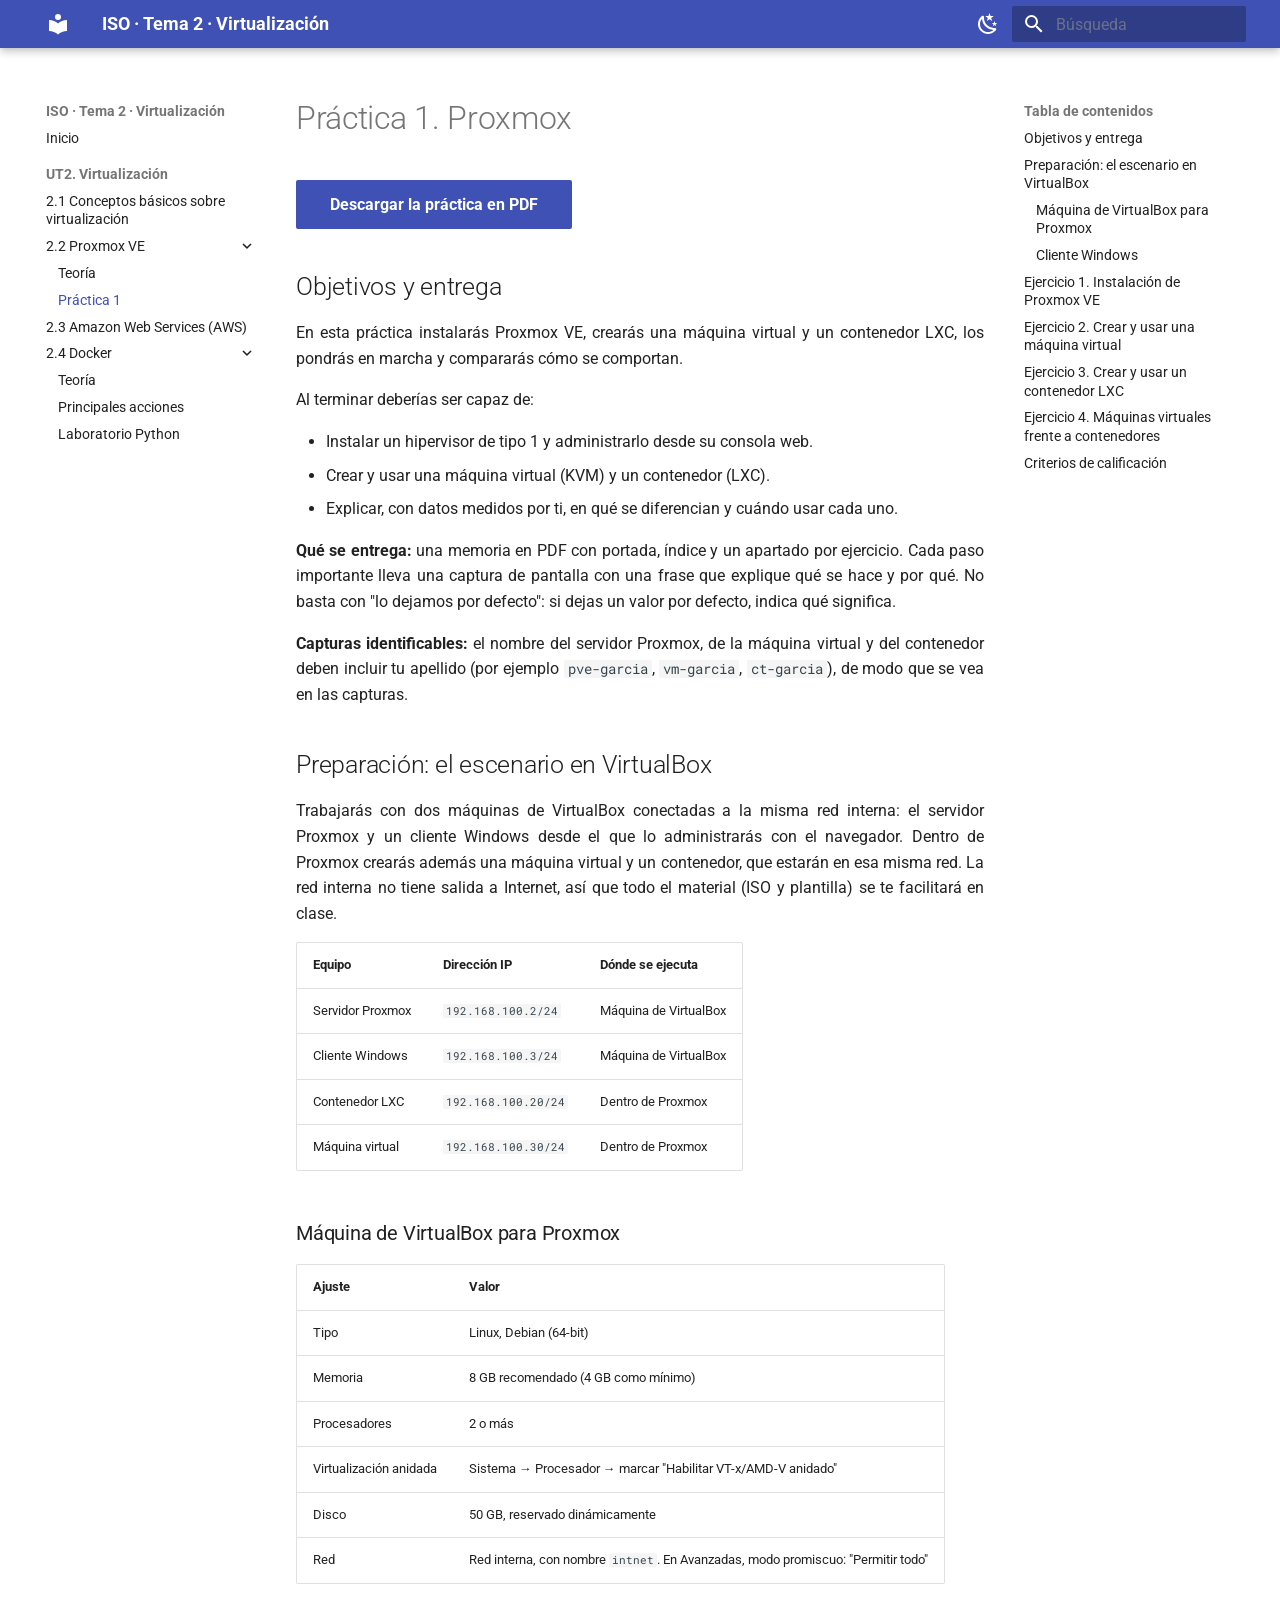
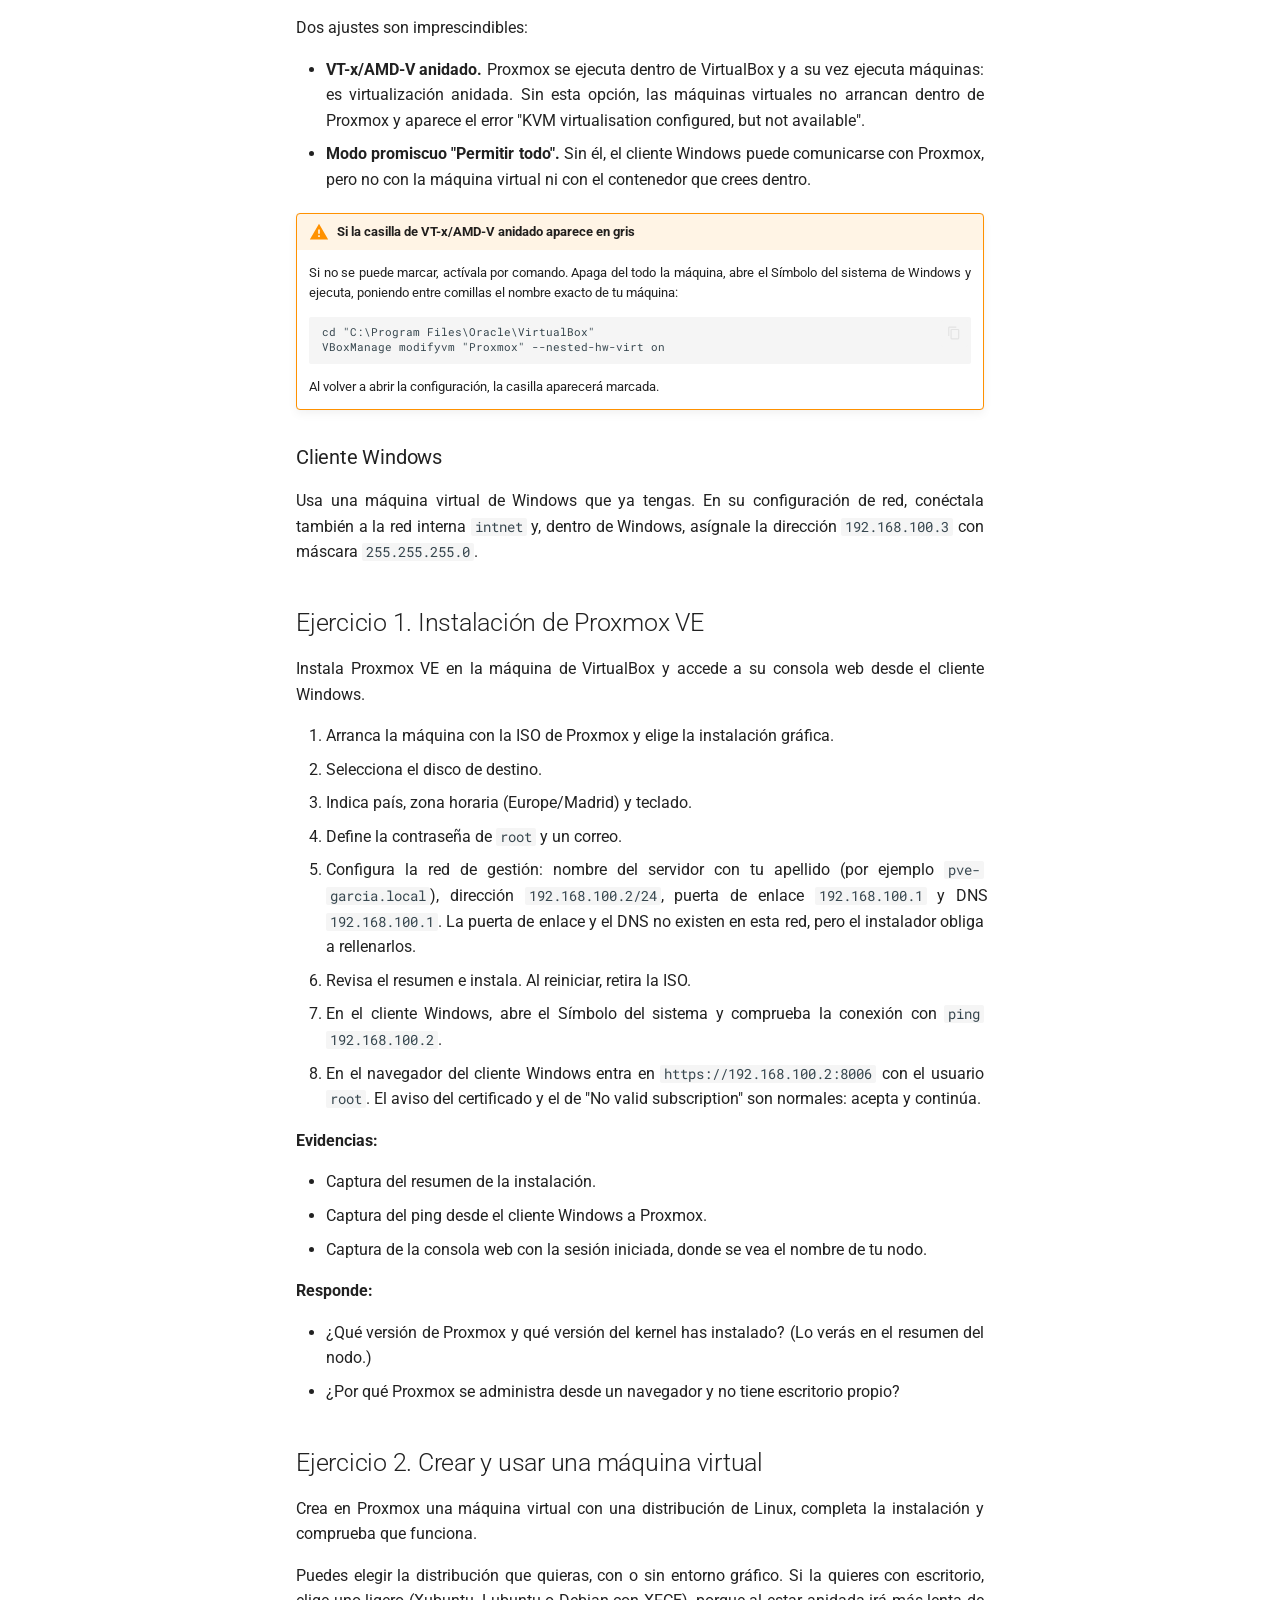
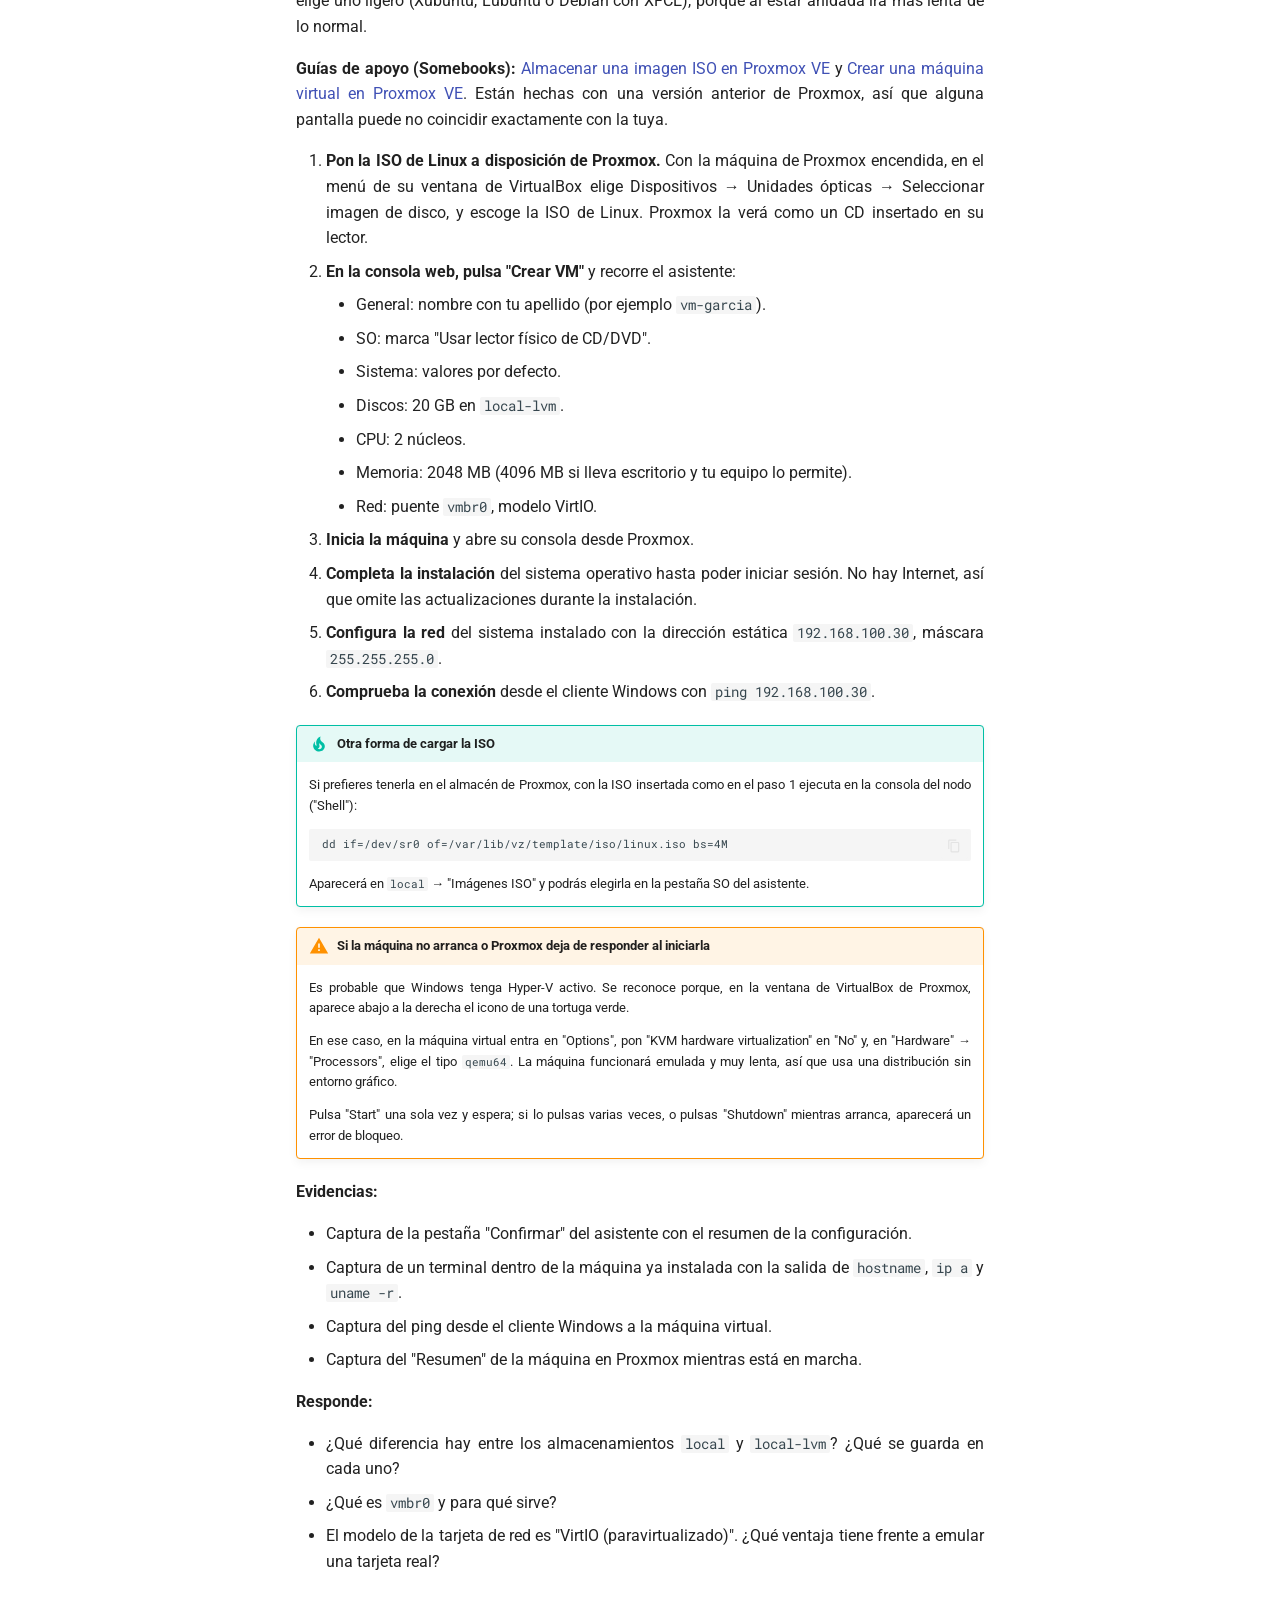
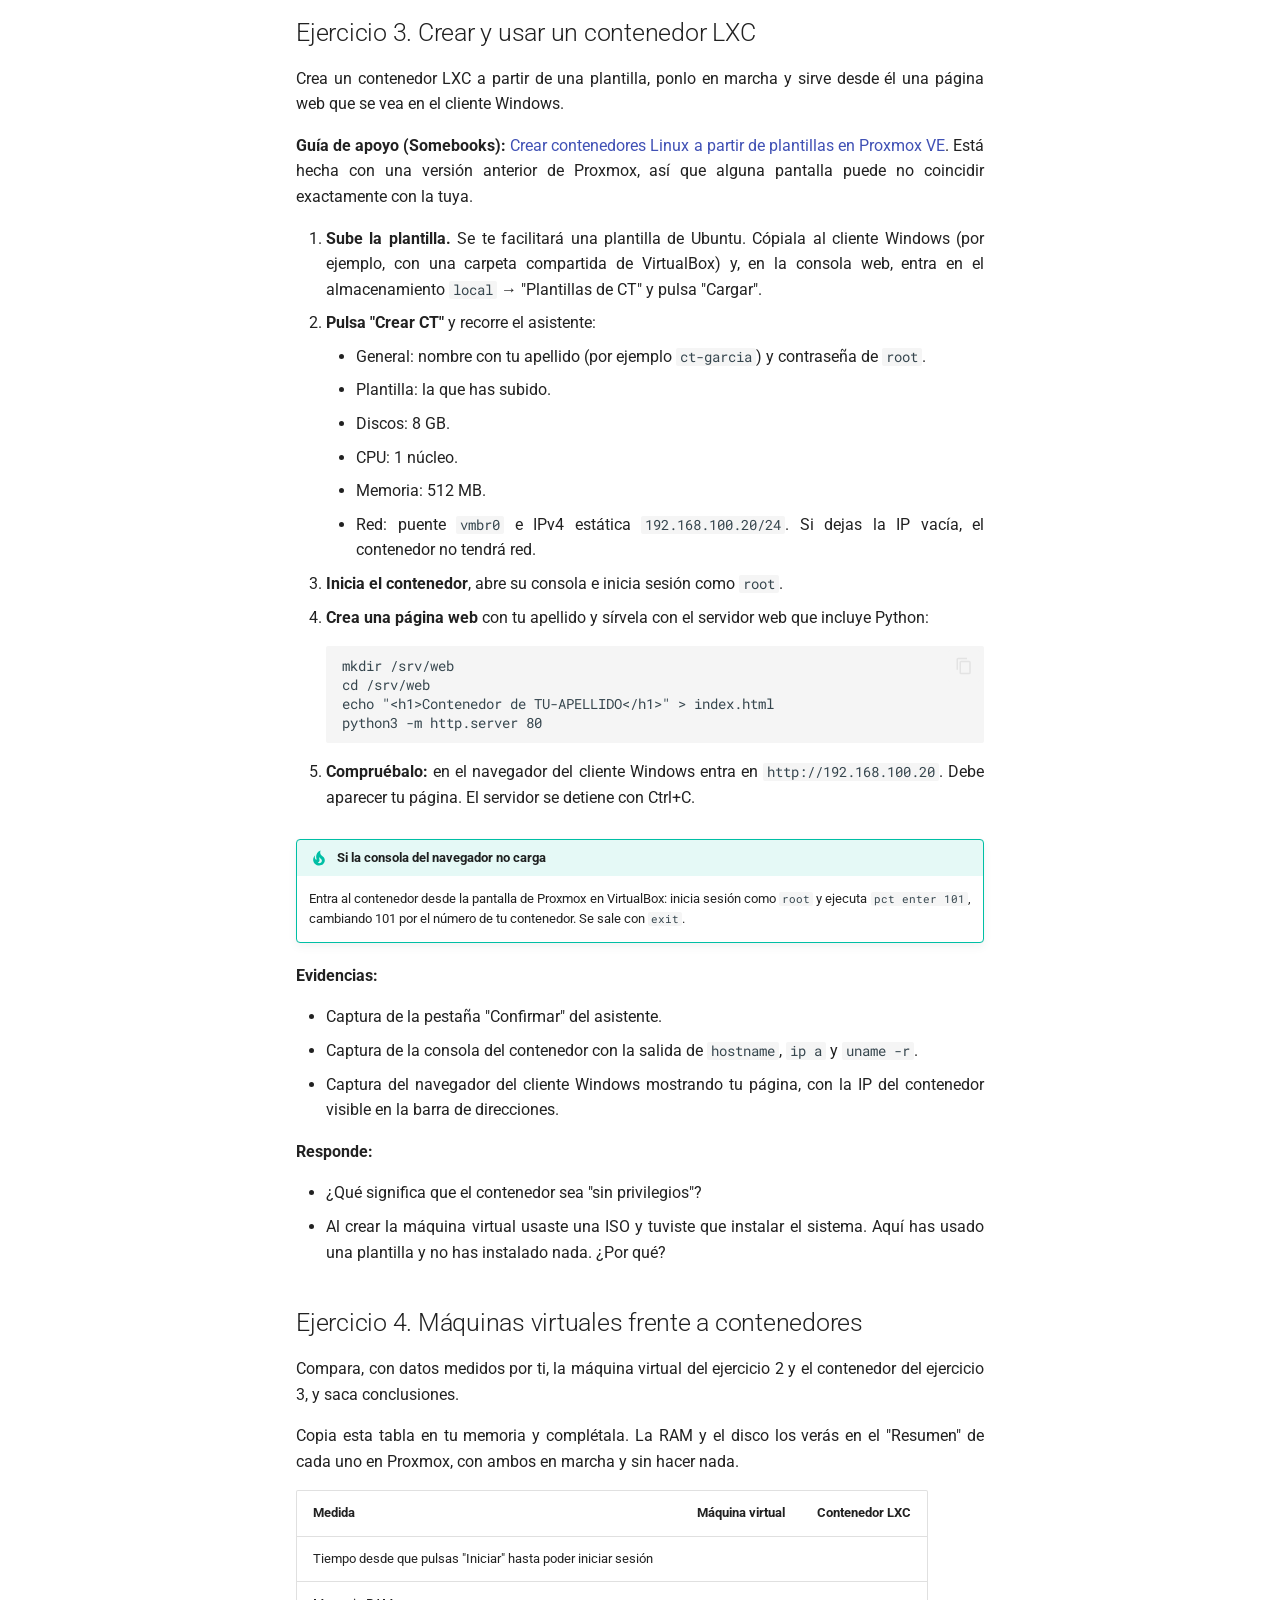
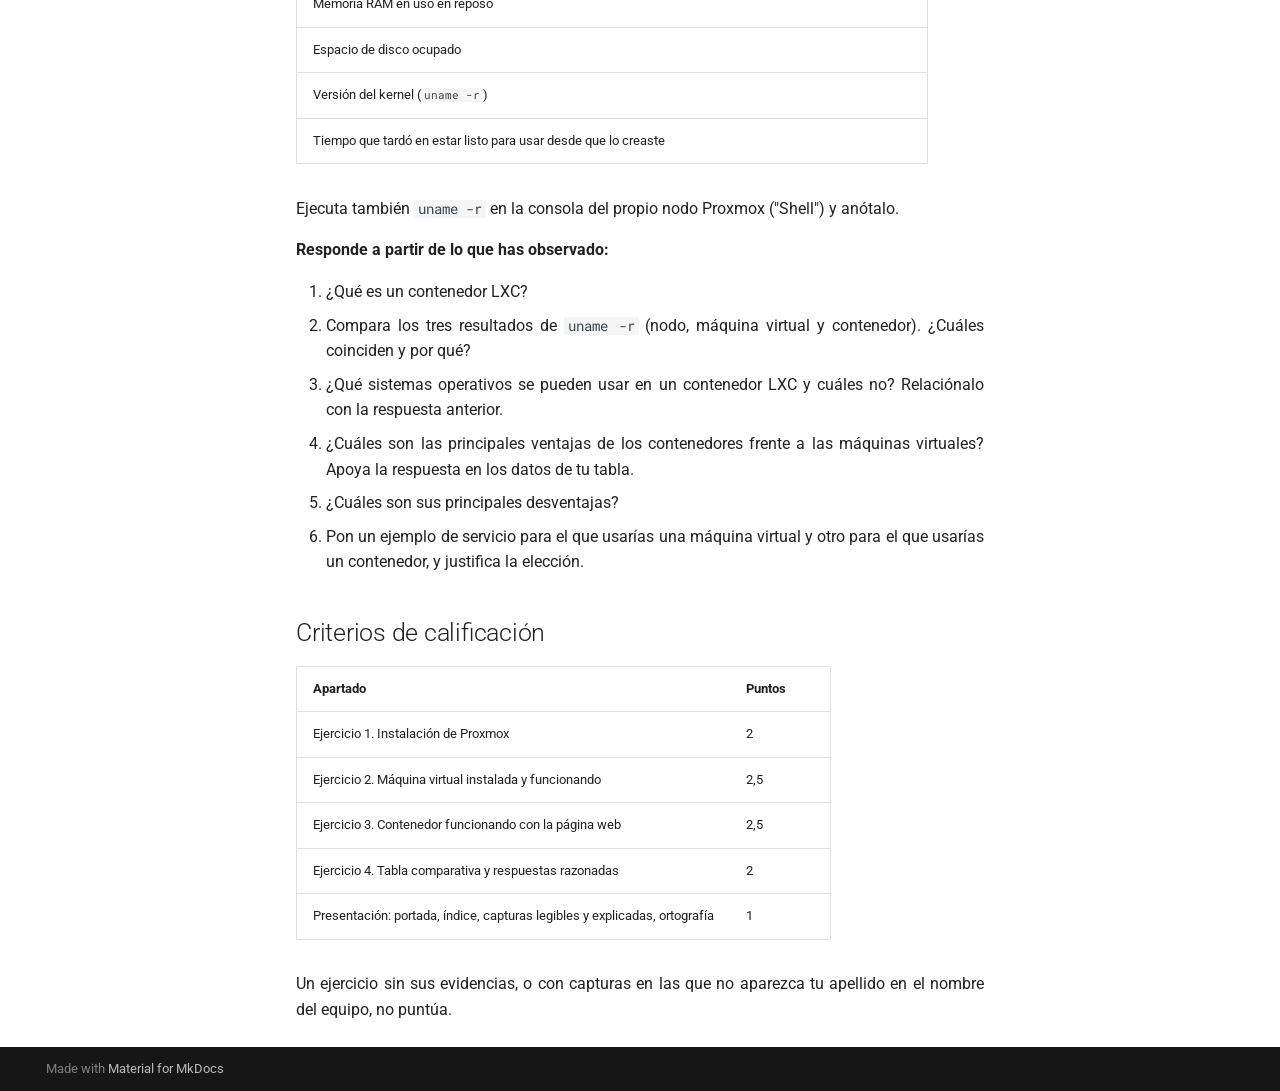
<file: iso-ut2-practica1-proxmox/index.html>
<!doctype html>
<html lang="es" class="no-js">
  <head>
    
      <meta charset="utf-8">
      <meta name="viewport" content="width=device-width,initial-scale=1">
      
        <meta name="description" content="Apuntes del módulo Implantación de Sistemas Operativos (ASIR) - Tema 2">
      
      
      
      
        <link rel="prev" href="../iso-ut2.2-proxmox/">
      
      
        <link rel="next" href="../iso-ut2.3-aws/">
      
      
        
      
      
      <link rel="icon" href="../assets/images/favicon.png">
      <meta name="generator" content="mkdocs-1.6.1, mkdocs-material-9.7.7">
    
    
      
        <title>Práctica 1 - ISO · Tema 2 · Virtualización</title>
      
    
    
      <link rel="stylesheet" href="../assets/stylesheets/main.ec1eaa64.min.css">
      
        
        <link rel="stylesheet" href="../assets/stylesheets/palette.ab4e12ef.min.css">
      
      


    
    
      
    
    
      
        
        
        <link rel="preconnect" href="https://fonts.gstatic.com" crossorigin>
        <link rel="stylesheet" href="https://fonts.googleapis.com/css?family=Roboto:300,300i,400,400i,700,700i%7CRoboto+Mono:400,400i,700,700i&display=fallback">
        <style>:root{--md-text-font:"Roboto";--md-code-font:"Roboto Mono"}</style>
      
    
    
      <link rel="stylesheet" href="../assets/extra.css">
    
      <link rel="stylesheet" href="../docker/stylesheets/docker.css">
    
    <script>__md_scope=new URL("..",location),__md_hash=e=>[...e].reduce(((e,_)=>(e<<5)-e+_.charCodeAt(0)),0),__md_get=(e,_=localStorage,t=__md_scope)=>JSON.parse(_.getItem(t.pathname+"."+e)),__md_set=(e,_,t=localStorage,a=__md_scope)=>{try{t.setItem(a.pathname+"."+e,JSON.stringify(_))}catch(e){}}</script>
    
      

    
    
  </head>
  
  
    
    
      
    
    
    
    
    <body dir="ltr" data-md-color-scheme="default" data-md-color-primary="indigo" data-md-color-accent="indigo">
  
    
    <input class="md-toggle" data-md-toggle="drawer" type="checkbox" id="__drawer" autocomplete="off">
    <input class="md-toggle" data-md-toggle="search" type="checkbox" id="__search" autocomplete="off">
    <label class="md-overlay" for="__drawer"></label>
    <div data-md-component="skip">
      
        
        <a href="#practica-1-proxmox" class="md-skip">
          Saltar a contenido
        </a>
      
    </div>
    <div data-md-component="announce">
      
    </div>
    
    
      

  

<header class="md-header md-header--shadow" data-md-component="header">
  <nav class="md-header__inner md-grid" aria-label="Cabecera">
    <a href=".." title="ISO · Tema 2 · Virtualización" class="md-header__button md-logo" aria-label="ISO · Tema 2 · Virtualización" data-md-component="logo">
      
  
  <svg xmlns="http://www.w3.org/2000/svg" viewBox="0 0 24 24"><path d="M12 8a3 3 0 0 0 3-3 3 3 0 0 0-3-3 3 3 0 0 0-3 3 3 3 0 0 0 3 3m0 3.54C9.64 9.35 6.5 8 3 8v11c3.5 0 6.64 1.35 9 3.54 2.36-2.19 5.5-3.54 9-3.54V8c-3.5 0-6.64 1.35-9 3.54"/></svg>

    </a>
    <label class="md-header__button md-icon" for="__drawer">
      
      <svg xmlns="http://www.w3.org/2000/svg" viewBox="0 0 24 24"><path d="M3 6h18v2H3zm0 5h18v2H3zm0 5h18v2H3z"/></svg>
    </label>
    <div class="md-header__title" data-md-component="header-title">
      <div class="md-header__ellipsis">
        <div class="md-header__topic">
          <span class="md-ellipsis">
            ISO · Tema 2 · Virtualización
          </span>
        </div>
        <div class="md-header__topic" data-md-component="header-topic">
          <span class="md-ellipsis">
            
              Práctica 1
            
          </span>
        </div>
      </div>
    </div>
    
      
        <form class="md-header__option" data-md-component="palette">
  
    
    
    
    <input class="md-option" data-md-color-media="" data-md-color-scheme="default" data-md-color-primary="indigo" data-md-color-accent="indigo"  aria-label="Modo oscuro"  type="radio" name="__palette" id="__palette_0">
    
      <label class="md-header__button md-icon" title="Modo oscuro" for="__palette_1" hidden>
        <svg xmlns="http://www.w3.org/2000/svg" viewBox="0 0 24 24"><path d="m17.75 4.09-2.53 1.94.91 3.06-2.63-1.81-2.63 1.81.91-3.06-2.53-1.94L12.44 4l1.06-3 1.06 3zm3.5 6.91-1.64 1.25.59 1.98-1.7-1.17-1.7 1.17.59-1.98L15.75 11l2.06-.05L18.5 9l.69 1.95zm-2.28 4.95c.83-.08 1.72 1.1 1.19 1.85-.32.45-.66.87-1.08 1.27C15.17 23 8.84 23 4.94 19.07c-3.91-3.9-3.91-10.24 0-14.14.4-.4.82-.76 1.27-1.08.75-.53 1.93.36 1.85 1.19-.27 2.86.69 5.83 2.89 8.02a9.96 9.96 0 0 0 8.02 2.89m-1.64 2.02a12.08 12.08 0 0 1-7.8-3.47c-2.17-2.19-3.33-5-3.49-7.82-2.81 3.14-2.7 7.96.31 10.98 3.02 3.01 7.84 3.12 10.98.31"/></svg>
      </label>
    
  
    
    
    
    <input class="md-option" data-md-color-media="" data-md-color-scheme="slate" data-md-color-primary="indigo" data-md-color-accent="indigo"  aria-label="Modo claro"  type="radio" name="__palette" id="__palette_1">
    
      <label class="md-header__button md-icon" title="Modo claro" for="__palette_0" hidden>
        <svg xmlns="http://www.w3.org/2000/svg" viewBox="0 0 24 24"><path d="M12 7a5 5 0 0 1 5 5 5 5 0 0 1-5 5 5 5 0 0 1-5-5 5 5 0 0 1 5-5m0 2a3 3 0 0 0-3 3 3 3 0 0 0 3 3 3 3 0 0 0 3-3 3 3 0 0 0-3-3m0-7 2.39 3.42C13.65 5.15 12.84 5 12 5s-1.65.15-2.39.42zM3.34 7l4.16-.35A7.2 7.2 0 0 0 5.94 8.5c-.44.74-.69 1.5-.83 2.29zm.02 10 1.76-3.77a7.131 7.131 0 0 0 2.38 4.14zM20.65 7l-1.77 3.79a7.02 7.02 0 0 0-2.38-4.15zm-.01 10-4.14.36c.59-.51 1.12-1.14 1.54-1.86.42-.73.69-1.5.83-2.29zM12 22l-2.41-3.44c.74.27 1.55.44 2.41.44.82 0 1.63-.17 2.37-.44z"/></svg>
      </label>
    
  
</form>
      
    
    
      <script>var palette=__md_get("__palette");if(palette&&palette.color){if("(prefers-color-scheme)"===palette.color.media){var media=matchMedia("(prefers-color-scheme: light)"),input=document.querySelector(media.matches?"[data-md-color-media='(prefers-color-scheme: light)']":"[data-md-color-media='(prefers-color-scheme: dark)']");palette.color.media=input.getAttribute("data-md-color-media"),palette.color.scheme=input.getAttribute("data-md-color-scheme"),palette.color.primary=input.getAttribute("data-md-color-primary"),palette.color.accent=input.getAttribute("data-md-color-accent")}for(var[key,value]of Object.entries(palette.color))document.body.setAttribute("data-md-color-"+key,value)}</script>
    
    
    
      
      
        <label class="md-header__button md-icon" for="__search">
          
          <svg xmlns="http://www.w3.org/2000/svg" viewBox="0 0 24 24"><path d="M9.5 3A6.5 6.5 0 0 1 16 9.5c0 1.61-.59 3.09-1.56 4.23l.27.27h.79l5 5-1.5 1.5-5-5v-.79l-.27-.27A6.52 6.52 0 0 1 9.5 16 6.5 6.5 0 0 1 3 9.5 6.5 6.5 0 0 1 9.5 3m0 2C7 5 5 7 5 9.5S7 14 9.5 14 14 12 14 9.5 12 5 9.5 5"/></svg>
        </label>
        <div class="md-search" data-md-component="search" role="dialog">
  <label class="md-search__overlay" for="__search"></label>
  <div class="md-search__inner" role="search">
    <form class="md-search__form" name="search">
      <input type="text" class="md-search__input" name="query" aria-label="Búsqueda" placeholder="Búsqueda" autocapitalize="off" autocorrect="off" autocomplete="off" spellcheck="false" data-md-component="search-query" required>
      <label class="md-search__icon md-icon" for="__search">
        
        <svg xmlns="http://www.w3.org/2000/svg" viewBox="0 0 24 24"><path d="M9.5 3A6.5 6.5 0 0 1 16 9.5c0 1.61-.59 3.09-1.56 4.23l.27.27h.79l5 5-1.5 1.5-5-5v-.79l-.27-.27A6.52 6.52 0 0 1 9.5 16 6.5 6.5 0 0 1 3 9.5 6.5 6.5 0 0 1 9.5 3m0 2C7 5 5 7 5 9.5S7 14 9.5 14 14 12 14 9.5 12 5 9.5 5"/></svg>
        
        <svg xmlns="http://www.w3.org/2000/svg" viewBox="0 0 24 24"><path d="M20 11v2H8l5.5 5.5-1.42 1.42L4.16 12l7.92-7.92L13.5 5.5 8 11z"/></svg>
      </label>
      <nav class="md-search__options" aria-label="Buscar">
        
        <button type="reset" class="md-search__icon md-icon" title="Limpiar" aria-label="Limpiar" tabindex="-1">
          
          <svg xmlns="http://www.w3.org/2000/svg" viewBox="0 0 24 24"><path d="M19 6.41 17.59 5 12 10.59 6.41 5 5 6.41 10.59 12 5 17.59 6.41 19 12 13.41 17.59 19 19 17.59 13.41 12z"/></svg>
        </button>
      </nav>
      
    </form>
    <div class="md-search__output">
      <div class="md-search__scrollwrap" tabindex="0" data-md-scrollfix>
        <div class="md-search-result" data-md-component="search-result">
          <div class="md-search-result__meta">
            Inicializando búsqueda
          </div>
          <ol class="md-search-result__list" role="presentation"></ol>
        </div>
      </div>
    </div>
  </div>
</div>
      
    
    
  </nav>
  
</header>
    
    <div class="md-container" data-md-component="container">
      
      
        
          
        
      
      <main class="md-main" data-md-component="main">
        <div class="md-main__inner md-grid">
          
            
              
              <div class="md-sidebar md-sidebar--primary" data-md-component="sidebar" data-md-type="navigation" >
                <div class="md-sidebar__scrollwrap">
                  <div class="md-sidebar__inner">
                    



<nav class="md-nav md-nav--primary" aria-label="Navegación" data-md-level="0">
  <label class="md-nav__title" for="__drawer">
    <a href=".." title="ISO · Tema 2 · Virtualización" class="md-nav__button md-logo" aria-label="ISO · Tema 2 · Virtualización" data-md-component="logo">
      
  
  <svg xmlns="http://www.w3.org/2000/svg" viewBox="0 0 24 24"><path d="M12 8a3 3 0 0 0 3-3 3 3 0 0 0-3-3 3 3 0 0 0-3 3 3 3 0 0 0 3 3m0 3.54C9.64 9.35 6.5 8 3 8v11c3.5 0 6.64 1.35 9 3.54 2.36-2.19 5.5-3.54 9-3.54V8c-3.5 0-6.64 1.35-9 3.54"/></svg>

    </a>
    ISO · Tema 2 · Virtualización
  </label>
  
  <ul class="md-nav__list" data-md-scrollfix>
    
      
      
  
  
  
  
    <li class="md-nav__item">
      <a href=".." class="md-nav__link">
        
  
  
  <span class="md-ellipsis">
    
  
    Inicio
  

    
  </span>
  
  

      </a>
    </li>
  

    
      
      
  
  
    
  
  
  
    
    
    
    
      
        
        
      
    
    
    <li class="md-nav__item md-nav__item--active md-nav__item--section md-nav__item--nested">
      
        
        
        <input class="md-nav__toggle md-toggle " type="checkbox" id="__nav_2" checked>
        
          
          <label class="md-nav__link" for="__nav_2" id="__nav_2_label" tabindex="">
            
  
  
  <span class="md-ellipsis">
    
  
    UT2. Virtualización
  

    
  </span>
  
  

            <span class="md-nav__icon md-icon"></span>
          </label>
        
        <nav class="md-nav" data-md-level="1" aria-labelledby="__nav_2_label" aria-expanded="true">
          <label class="md-nav__title" for="__nav_2">
            <span class="md-nav__icon md-icon"></span>
            
  
    UT2. Virtualización
  

          </label>
          <ul class="md-nav__list" data-md-scrollfix>
            
              
                
  
  
  
  
    <li class="md-nav__item">
      <a href="../iso-ut2.1-conceptos-virtualizacion/" class="md-nav__link">
        
  
  
  <span class="md-ellipsis">
    
  
    2.1 Conceptos básicos sobre virtualización
  

    
  </span>
  
  

      </a>
    </li>
  

              
            
              
                
  
  
    
  
  
  
    
    
    
    
      
    
    
    <li class="md-nav__item md-nav__item--active md-nav__item--nested">
      
        
        
        <input class="md-nav__toggle md-toggle " type="checkbox" id="__nav_2_2" checked>
        
          
          <label class="md-nav__link" for="__nav_2_2" id="__nav_2_2_label" tabindex="0">
            
  
  
  <span class="md-ellipsis">
    
  
    2.2 Proxmox VE
  

    
  </span>
  
  

            <span class="md-nav__icon md-icon"></span>
          </label>
        
        <nav class="md-nav" data-md-level="2" aria-labelledby="__nav_2_2_label" aria-expanded="true">
          <label class="md-nav__title" for="__nav_2_2">
            <span class="md-nav__icon md-icon"></span>
            
  
    2.2 Proxmox VE
  

          </label>
          <ul class="md-nav__list" data-md-scrollfix>
            
              
                
  
  
  
  
    <li class="md-nav__item">
      <a href="../iso-ut2.2-proxmox/" class="md-nav__link">
        
  
  
  <span class="md-ellipsis">
    
  
    Teoría
  

    
  </span>
  
  

      </a>
    </li>
  

              
            
              
                
  
  
    
  
  
  
    <li class="md-nav__item md-nav__item--active">
      
      <input class="md-nav__toggle md-toggle" type="checkbox" id="__toc">
      
      
        
      
      
        <label class="md-nav__link md-nav__link--active" for="__toc">
          
  
  
  <span class="md-ellipsis">
    
  
    Práctica 1
  

    
  </span>
  
  

          <span class="md-nav__icon md-icon"></span>
        </label>
      
      <a href="./" class="md-nav__link md-nav__link--active">
        
  
  
  <span class="md-ellipsis">
    
  
    Práctica 1
  

    
  </span>
  
  

      </a>
      
        

<nav class="md-nav md-nav--secondary" aria-label="Tabla de contenidos">
  
  
  
    
  
  
    <label class="md-nav__title" for="__toc">
      <span class="md-nav__icon md-icon"></span>
      Tabla de contenidos
    </label>
    <ul class="md-nav__list" data-md-component="toc" data-md-scrollfix>
      
        <li class="md-nav__item">
  <a href="#objetivos-y-entrega" class="md-nav__link">
    <span class="md-ellipsis">
      
        Objetivos y entrega
      
    </span>
  </a>
  
</li>
      
        <li class="md-nav__item">
  <a href="#preparacion-el-escenario-en-virtualbox" class="md-nav__link">
    <span class="md-ellipsis">
      
        Preparación: el escenario en VirtualBox
      
    </span>
  </a>
  
    <nav class="md-nav" aria-label="Preparación: el escenario en VirtualBox">
      <ul class="md-nav__list">
        
          <li class="md-nav__item">
  <a href="#maquina-de-virtualbox-para-proxmox" class="md-nav__link">
    <span class="md-ellipsis">
      
        Máquina de VirtualBox para Proxmox
      
    </span>
  </a>
  
</li>
        
          <li class="md-nav__item">
  <a href="#cliente-windows" class="md-nav__link">
    <span class="md-ellipsis">
      
        Cliente Windows
      
    </span>
  </a>
  
</li>
        
      </ul>
    </nav>
  
</li>
      
        <li class="md-nav__item">
  <a href="#ejercicio-1-instalacion-de-proxmox-ve" class="md-nav__link">
    <span class="md-ellipsis">
      
        Ejercicio 1. Instalación de Proxmox VE
      
    </span>
  </a>
  
</li>
      
        <li class="md-nav__item">
  <a href="#ejercicio-2-crear-y-usar-una-maquina-virtual" class="md-nav__link">
    <span class="md-ellipsis">
      
        Ejercicio 2. Crear y usar una máquina virtual
      
    </span>
  </a>
  
</li>
      
        <li class="md-nav__item">
  <a href="#ejercicio-3-crear-y-usar-un-contenedor-lxc" class="md-nav__link">
    <span class="md-ellipsis">
      
        Ejercicio 3. Crear y usar un contenedor LXC
      
    </span>
  </a>
  
</li>
      
        <li class="md-nav__item">
  <a href="#ejercicio-4-maquinas-virtuales-frente-a-contenedores" class="md-nav__link">
    <span class="md-ellipsis">
      
        Ejercicio 4. Máquinas virtuales frente a contenedores
      
    </span>
  </a>
  
</li>
      
        <li class="md-nav__item">
  <a href="#criterios-de-calificacion" class="md-nav__link">
    <span class="md-ellipsis">
      
        Criterios de calificación
      
    </span>
  </a>
  
</li>
      
    </ul>
  
</nav>
      
    </li>
  

              
            
          </ul>
        </nav>
      
    </li>
  

              
            
              
                
  
  
  
  
    <li class="md-nav__item">
      <a href="../iso-ut2.3-aws/" class="md-nav__link">
        
  
  
  <span class="md-ellipsis">
    
  
    2.3 Amazon Web Services (AWS)
  

    
  </span>
  
  

      </a>
    </li>
  

              
            
              
                
  
  
  
  
    
    
    
    
      
    
    
    <li class="md-nav__item md-nav__item--nested">
      
        
        
          
        
        <input class="md-nav__toggle md-toggle md-toggle--indeterminate" type="checkbox" id="__nav_2_4" >
        
          
          <label class="md-nav__link" for="__nav_2_4" id="__nav_2_4_label" tabindex="0">
            
  
  
  <span class="md-ellipsis">
    
  
    2.4 Docker
  

    
  </span>
  
  

            <span class="md-nav__icon md-icon"></span>
          </label>
        
        <nav class="md-nav" data-md-level="2" aria-labelledby="__nav_2_4_label" aria-expanded="false">
          <label class="md-nav__title" for="__nav_2_4">
            <span class="md-nav__icon md-icon"></span>
            
  
    2.4 Docker
  

          </label>
          <ul class="md-nav__list" data-md-scrollfix>
            
              
                
  
  
  
  
    <li class="md-nav__item">
      <a href="../docker/" class="md-nav__link">
        
  
  
  <span class="md-ellipsis">
    
  
    Teoría
  

    
  </span>
  
  

      </a>
    </li>
  

              
            
              
                
  
  
  
  
    <li class="md-nav__item">
      <a href="../docker/acciones/" class="md-nav__link">
        
  
  
  <span class="md-ellipsis">
    
  
    Principales acciones
  

    
  </span>
  
  

      </a>
    </li>
  

              
            
              
                
  
  
  
  
    <li class="md-nav__item">
      <a href="../docker/laboratorio-python/" class="md-nav__link">
        
  
  
  <span class="md-ellipsis">
    
  
    Laboratorio Python
  

    
  </span>
  
  

      </a>
    </li>
  

              
            
          </ul>
        </nav>
      
    </li>
  

              
            
          </ul>
        </nav>
      
    </li>
  

    
  </ul>
</nav>
                  </div>
                </div>
              </div>
            
            
              
              <div class="md-sidebar md-sidebar--secondary" data-md-component="sidebar" data-md-type="toc" >
                <div class="md-sidebar__scrollwrap">
                  <div class="md-sidebar__inner">
                    

<nav class="md-nav md-nav--secondary" aria-label="Tabla de contenidos">
  
  
  
    
  
  
    <label class="md-nav__title" for="__toc">
      <span class="md-nav__icon md-icon"></span>
      Tabla de contenidos
    </label>
    <ul class="md-nav__list" data-md-component="toc" data-md-scrollfix>
      
        <li class="md-nav__item">
  <a href="#objetivos-y-entrega" class="md-nav__link">
    <span class="md-ellipsis">
      
        Objetivos y entrega
      
    </span>
  </a>
  
</li>
      
        <li class="md-nav__item">
  <a href="#preparacion-el-escenario-en-virtualbox" class="md-nav__link">
    <span class="md-ellipsis">
      
        Preparación: el escenario en VirtualBox
      
    </span>
  </a>
  
    <nav class="md-nav" aria-label="Preparación: el escenario en VirtualBox">
      <ul class="md-nav__list">
        
          <li class="md-nav__item">
  <a href="#maquina-de-virtualbox-para-proxmox" class="md-nav__link">
    <span class="md-ellipsis">
      
        Máquina de VirtualBox para Proxmox
      
    </span>
  </a>
  
</li>
        
          <li class="md-nav__item">
  <a href="#cliente-windows" class="md-nav__link">
    <span class="md-ellipsis">
      
        Cliente Windows
      
    </span>
  </a>
  
</li>
        
      </ul>
    </nav>
  
</li>
      
        <li class="md-nav__item">
  <a href="#ejercicio-1-instalacion-de-proxmox-ve" class="md-nav__link">
    <span class="md-ellipsis">
      
        Ejercicio 1. Instalación de Proxmox VE
      
    </span>
  </a>
  
</li>
      
        <li class="md-nav__item">
  <a href="#ejercicio-2-crear-y-usar-una-maquina-virtual" class="md-nav__link">
    <span class="md-ellipsis">
      
        Ejercicio 2. Crear y usar una máquina virtual
      
    </span>
  </a>
  
</li>
      
        <li class="md-nav__item">
  <a href="#ejercicio-3-crear-y-usar-un-contenedor-lxc" class="md-nav__link">
    <span class="md-ellipsis">
      
        Ejercicio 3. Crear y usar un contenedor LXC
      
    </span>
  </a>
  
</li>
      
        <li class="md-nav__item">
  <a href="#ejercicio-4-maquinas-virtuales-frente-a-contenedores" class="md-nav__link">
    <span class="md-ellipsis">
      
        Ejercicio 4. Máquinas virtuales frente a contenedores
      
    </span>
  </a>
  
</li>
      
        <li class="md-nav__item">
  <a href="#criterios-de-calificacion" class="md-nav__link">
    <span class="md-ellipsis">
      
        Criterios de calificación
      
    </span>
  </a>
  
</li>
      
    </ul>
  
</nav>
                  </div>
                </div>
              </div>
            
          
          
            <div class="md-content" data-md-component="content">
              
              <article class="md-content__inner md-typeset">
                
                  



<h1 id="practica-1-proxmox">Práctica 1. Proxmox<a class="headerlink" href="#practica-1-proxmox" title="Permanent link">&para;</a></h1>
<p><a class="md-button md-button--primary" href="../assets/UT2_Practica1_Proxmox.pdf">Descargar la práctica en PDF</a></p>
<h2 id="objetivos-y-entrega">Objetivos y entrega<a class="headerlink" href="#objetivos-y-entrega" title="Permanent link">&para;</a></h2>
<p>En esta práctica instalarás Proxmox VE, crearás una máquina virtual y un contenedor LXC, los pondrás en marcha y compararás cómo se comportan.</p>
<p>Al terminar deberías ser capaz de:</p>
<ul>
<li>Instalar un hipervisor de tipo 1 y administrarlo desde su consola web.</li>
<li>Crear y usar una máquina virtual (KVM) y un contenedor (LXC).</li>
<li>Explicar, con datos medidos por ti, en qué se diferencian y cuándo usar cada uno.</li>
</ul>
<p><strong>Qué se entrega:</strong> una memoria en PDF con portada, índice y un apartado por ejercicio. Cada paso importante lleva una captura de pantalla con una frase que explique qué se hace y por qué. No basta con "lo dejamos por defecto": si dejas un valor por defecto, indica qué significa.</p>
<p><strong>Capturas identificables:</strong> el nombre del servidor Proxmox, de la máquina virtual y del contenedor deben incluir tu apellido (por ejemplo <code>pve-garcia</code>, <code>vm-garcia</code>, <code>ct-garcia</code>), de modo que se vea en las capturas.</p>
<h2 id="preparacion-el-escenario-en-virtualbox">Preparación: el escenario en VirtualBox<a class="headerlink" href="#preparacion-el-escenario-en-virtualbox" title="Permanent link">&para;</a></h2>
<p>Trabajarás con dos máquinas de VirtualBox conectadas a la misma red interna: el servidor Proxmox y un cliente Windows desde el que lo administrarás con el navegador. Dentro de Proxmox crearás además una máquina virtual y un contenedor, que estarán en esa misma red. La red interna no tiene salida a Internet, así que todo el material (ISO y plantilla) se te facilitará en clase.</p>
<table>
<thead>
<tr>
<th>Equipo</th>
<th>Dirección IP</th>
<th>Dónde se ejecuta</th>
</tr>
</thead>
<tbody>
<tr>
<td>Servidor Proxmox</td>
<td><code>192.168.100.2/24</code></td>
<td>Máquina de VirtualBox</td>
</tr>
<tr>
<td>Cliente Windows</td>
<td><code>192.168.100.3/24</code></td>
<td>Máquina de VirtualBox</td>
</tr>
<tr>
<td>Contenedor LXC</td>
<td><code>192.168.100.20/24</code></td>
<td>Dentro de Proxmox</td>
</tr>
<tr>
<td>Máquina virtual</td>
<td><code>192.168.100.30/24</code></td>
<td>Dentro de Proxmox</td>
</tr>
</tbody>
</table>
<h3 id="maquina-de-virtualbox-para-proxmox">Máquina de VirtualBox para Proxmox<a class="headerlink" href="#maquina-de-virtualbox-para-proxmox" title="Permanent link">&para;</a></h3>
<table>
<thead>
<tr>
<th>Ajuste</th>
<th>Valor</th>
</tr>
</thead>
<tbody>
<tr>
<td>Tipo</td>
<td>Linux, Debian (64-bit)</td>
</tr>
<tr>
<td>Memoria</td>
<td>8 GB recomendado (4 GB como mínimo)</td>
</tr>
<tr>
<td>Procesadores</td>
<td>2 o más</td>
</tr>
<tr>
<td>Virtualización anidada</td>
<td>Sistema → Procesador → marcar "Habilitar VT-x/AMD-V anidado"</td>
</tr>
<tr>
<td>Disco</td>
<td>50 GB, reservado dinámicamente</td>
</tr>
<tr>
<td>Red</td>
<td>Red interna, con nombre <code>intnet</code>. En Avanzadas, modo promiscuo: "Permitir todo"</td>
</tr>
</tbody>
</table>
<p>Dos ajustes son imprescindibles:</p>
<ul>
<li><strong>VT-x/AMD-V anidado.</strong> Proxmox se ejecuta dentro de VirtualBox y a su vez ejecuta máquinas: es virtualización anidada. Sin esta opción, las máquinas virtuales no arrancan dentro de Proxmox y aparece el error "KVM virtualisation configured, but not available".</li>
<li><strong>Modo promiscuo "Permitir todo".</strong> Sin él, el cliente Windows puede comunicarse con Proxmox, pero no con la máquina virtual ni con el contenedor que crees dentro.</li>
</ul>
<div class="admonition warning">
<p class="admonition-title">Si la casilla de VT-x/AMD-V anidado aparece en gris</p>
<p>Si no se puede marcar, actívala por comando. Apaga del todo la máquina, abre el Símbolo del sistema de Windows y ejecuta, poniendo entre comillas el nombre exacto de tu máquina:</p>
<div class="highlight"><pre><span></span><code>cd "C:\Program Files\Oracle\VirtualBox"
VBoxManage modifyvm "Proxmox" --nested-hw-virt on
</code></pre></div>
<p>Al volver a abrir la configuración, la casilla aparecerá marcada.</p>
</div>
<h3 id="cliente-windows">Cliente Windows<a class="headerlink" href="#cliente-windows" title="Permanent link">&para;</a></h3>
<p>Usa una máquina virtual de Windows que ya tengas. En su configuración de red, conéctala también a la red interna <code>intnet</code> y, dentro de Windows, asígnale la dirección <code>192.168.100.3</code> con máscara <code>255.255.255.0</code>.</p>
<h2 id="ejercicio-1-instalacion-de-proxmox-ve">Ejercicio 1. Instalación de Proxmox VE<a class="headerlink" href="#ejercicio-1-instalacion-de-proxmox-ve" title="Permanent link">&para;</a></h2>
<p>Instala Proxmox VE en la máquina de VirtualBox y accede a su consola web desde el cliente Windows.</p>
<ol>
<li>Arranca la máquina con la ISO de Proxmox y elige la instalación gráfica.</li>
<li>Selecciona el disco de destino.</li>
<li>Indica país, zona horaria (Europe/Madrid) y teclado.</li>
<li>Define la contraseña de <code>root</code> y un correo.</li>
<li>Configura la red de gestión: nombre del servidor con tu apellido (por ejemplo <code>pve-garcia.local</code>), dirección <code>192.168.100.2/24</code>, puerta de enlace <code>192.168.100.1</code> y DNS <code>192.168.100.1</code>. La puerta de enlace y el DNS no existen en esta red, pero el instalador obliga a rellenarlos.</li>
<li>Revisa el resumen e instala. Al reiniciar, retira la ISO.</li>
<li>En el cliente Windows, abre el Símbolo del sistema y comprueba la conexión con <code>ping 192.168.100.2</code>.</li>
<li>En el navegador del cliente Windows entra en <code>https://192.168.100.2:8006</code> con el usuario <code>root</code>. El aviso del certificado y el de "No valid subscription" son normales: acepta y continúa.</li>
</ol>
<p><strong>Evidencias:</strong></p>
<ul>
<li>Captura del resumen de la instalación.</li>
<li>Captura del ping desde el cliente Windows a Proxmox.</li>
<li>Captura de la consola web con la sesión iniciada, donde se vea el nombre de tu nodo.</li>
</ul>
<p><strong>Responde:</strong></p>
<ul>
<li>¿Qué versión de Proxmox y qué versión del kernel has instalado? (Lo verás en el resumen del nodo.)</li>
<li>¿Por qué Proxmox se administra desde un navegador y no tiene escritorio propio?</li>
</ul>
<h2 id="ejercicio-2-crear-y-usar-una-maquina-virtual">Ejercicio 2. Crear y usar una máquina virtual<a class="headerlink" href="#ejercicio-2-crear-y-usar-una-maquina-virtual" title="Permanent link">&para;</a></h2>
<p>Crea en Proxmox una máquina virtual con una distribución de Linux, completa la instalación y comprueba que funciona.</p>
<p>Puedes elegir la distribución que quieras, con o sin entorno gráfico. Si la quieres con escritorio, elige uno ligero (Xubuntu, Lubuntu o Debian con XFCE), porque al estar anidada irá más lenta de lo normal.</p>
<p><strong>Guías de apoyo (Somebooks):</strong> <a href="http://somebooks.es/almacenar-una-imagen-iso-proxmox-ve/">Almacenar una imagen ISO en Proxmox VE</a> y <a href="http://somebooks.es/crear-una-maquina-virtual-proxmox-ve/">Crear una máquina virtual en Proxmox VE</a>. Están hechas con una versión anterior de Proxmox, así que alguna pantalla puede no coincidir exactamente con la tuya.</p>
<ol>
<li><strong>Pon la ISO de Linux a disposición de Proxmox.</strong> Con la máquina de Proxmox encendida, en el menú de su ventana de VirtualBox elige Dispositivos → Unidades ópticas → Seleccionar imagen de disco, y escoge la ISO de Linux. Proxmox la verá como un CD insertado en su lector.</li>
<li><strong>En la consola web, pulsa "Crear VM"</strong> y recorre el asistente:<ul>
<li>General: nombre con tu apellido (por ejemplo <code>vm-garcia</code>).</li>
<li>SO: marca "Usar lector físico de CD/DVD".</li>
<li>Sistema: valores por defecto.</li>
<li>Discos: 20 GB en <code>local-lvm</code>.</li>
<li>CPU: 2 núcleos.</li>
<li>Memoria: 2048 MB (4096 MB si lleva escritorio y tu equipo lo permite).</li>
<li>Red: puente <code>vmbr0</code>, modelo VirtIO.</li>
</ul>
</li>
<li><strong>Inicia la máquina</strong> y abre su consola desde Proxmox.</li>
<li><strong>Completa la instalación</strong> del sistema operativo hasta poder iniciar sesión. No hay Internet, así que omite las actualizaciones durante la instalación.</li>
<li><strong>Configura la red</strong> del sistema instalado con la dirección estática <code>192.168.100.30</code>, máscara <code>255.255.255.0</code>.</li>
<li><strong>Comprueba la conexión</strong> desde el cliente Windows con <code>ping 192.168.100.30</code>.</li>
</ol>
<div class="admonition tip">
<p class="admonition-title">Otra forma de cargar la ISO</p>
<p>Si prefieres tenerla en el almacén de Proxmox, con la ISO insertada como en el paso 1 ejecuta en la consola del nodo ("Shell"):</p>
<div class="highlight"><pre><span></span><code>dd if=/dev/sr0 of=/var/lib/vz/template/iso/linux.iso bs=4M
</code></pre></div>
<p>Aparecerá en <code>local</code> → "Imágenes ISO" y podrás elegirla en la pestaña SO del asistente.</p>
</div>
<div class="admonition warning">
<p class="admonition-title">Si la máquina no arranca o Proxmox deja de responder al iniciarla</p>
<p>Es probable que Windows tenga Hyper-V activo. Se reconoce porque, en la ventana de VirtualBox de Proxmox, aparece abajo a la derecha el icono de una tortuga verde.</p>
<p>En ese caso, en la máquina virtual entra en "Options", pon "KVM hardware virtualization" en "No" y, en "Hardware" → "Processors", elige el tipo <code>qemu64</code>. La máquina funcionará emulada y muy lenta, así que usa una distribución sin entorno gráfico.</p>
<p>Pulsa "Start" una sola vez y espera; si lo pulsas varias veces, o pulsas "Shutdown" mientras arranca, aparecerá un error de bloqueo.</p>
</div>
<p><strong>Evidencias:</strong></p>
<ul>
<li>Captura de la pestaña "Confirmar" del asistente con el resumen de la configuración.</li>
<li>Captura de un terminal dentro de la máquina ya instalada con la salida de <code>hostname</code>, <code>ip a</code> y <code>uname -r</code>.</li>
<li>Captura del ping desde el cliente Windows a la máquina virtual.</li>
<li>Captura del "Resumen" de la máquina en Proxmox mientras está en marcha.</li>
</ul>
<p><strong>Responde:</strong></p>
<ul>
<li>¿Qué diferencia hay entre los almacenamientos <code>local</code> y <code>local-lvm</code>? ¿Qué se guarda en cada uno?</li>
<li>¿Qué es <code>vmbr0</code> y para qué sirve?</li>
<li>El modelo de la tarjeta de red es "VirtIO (paravirtualizado)". ¿Qué ventaja tiene frente a emular una tarjeta real?</li>
</ul>
<h2 id="ejercicio-3-crear-y-usar-un-contenedor-lxc">Ejercicio 3. Crear y usar un contenedor LXC<a class="headerlink" href="#ejercicio-3-crear-y-usar-un-contenedor-lxc" title="Permanent link">&para;</a></h2>
<p>Crea un contenedor LXC a partir de una plantilla, ponlo en marcha y sirve desde él una página web que se vea en el cliente Windows.</p>
<p><strong>Guía de apoyo (Somebooks):</strong> <a href="http://somebooks.es/crear-contenedores-linux-partir-plantillas-proxmox-ve/">Crear contenedores Linux a partir de plantillas en Proxmox VE</a>. Está hecha con una versión anterior de Proxmox, así que alguna pantalla puede no coincidir exactamente con la tuya.</p>
<ol>
<li><strong>Sube la plantilla.</strong> Se te facilitará una plantilla de Ubuntu. Cópiala al cliente Windows (por ejemplo, con una carpeta compartida de VirtualBox) y, en la consola web, entra en el almacenamiento <code>local</code> → "Plantillas de CT" y pulsa "Cargar".</li>
<li><strong>Pulsa "Crear CT"</strong> y recorre el asistente:<ul>
<li>General: nombre con tu apellido (por ejemplo <code>ct-garcia</code>) y contraseña de <code>root</code>.</li>
<li>Plantilla: la que has subido.</li>
<li>Discos: 8 GB.</li>
<li>CPU: 1 núcleo.</li>
<li>Memoria: 512 MB.</li>
<li>Red: puente <code>vmbr0</code> e IPv4 estática <code>192.168.100.20/24</code>. Si dejas la IP vacía, el contenedor no tendrá red.</li>
</ul>
</li>
<li><strong>Inicia el contenedor</strong>, abre su consola e inicia sesión como <code>root</code>.</li>
<li>
<p><strong>Crea una página web</strong> con tu apellido y sírvela con el servidor web que incluye Python:</p>
<div class="highlight"><pre><span></span><code>mkdir /srv/web
cd /srv/web
echo "&lt;h1&gt;Contenedor de TU-APELLIDO&lt;/h1&gt;" &gt; index.html
python3 -m http.server 80
</code></pre></div>
</li>
<li>
<p><strong>Compruébalo:</strong> en el navegador del cliente Windows entra en <code>http://192.168.100.20</code>. Debe aparecer tu página. El servidor se detiene con Ctrl+C.</p>
</li>
</ol>
<div class="admonition tip">
<p class="admonition-title">Si la consola del navegador no carga</p>
<p>Entra al contenedor desde la pantalla de Proxmox en VirtualBox: inicia sesión como <code>root</code> y ejecuta <code>pct enter 101</code>, cambiando 101 por el número de tu contenedor. Se sale con <code>exit</code>.</p>
</div>
<p><strong>Evidencias:</strong></p>
<ul>
<li>Captura de la pestaña "Confirmar" del asistente.</li>
<li>Captura de la consola del contenedor con la salida de <code>hostname</code>, <code>ip a</code> y <code>uname -r</code>.</li>
<li>Captura del navegador del cliente Windows mostrando tu página, con la IP del contenedor visible en la barra de direcciones.</li>
</ul>
<p><strong>Responde:</strong></p>
<ul>
<li>¿Qué significa que el contenedor sea "sin privilegios"?</li>
<li>Al crear la máquina virtual usaste una ISO y tuviste que instalar el sistema. Aquí has usado una plantilla y no has instalado nada. ¿Por qué?</li>
</ul>
<h2 id="ejercicio-4-maquinas-virtuales-frente-a-contenedores">Ejercicio 4. Máquinas virtuales frente a contenedores<a class="headerlink" href="#ejercicio-4-maquinas-virtuales-frente-a-contenedores" title="Permanent link">&para;</a></h2>
<p>Compara, con datos medidos por ti, la máquina virtual del ejercicio 2 y el contenedor del ejercicio 3, y saca conclusiones.</p>
<p>Copia esta tabla en tu memoria y complétala. La RAM y el disco los verás en el "Resumen" de cada uno en Proxmox, con ambos en marcha y sin hacer nada.</p>
<table>
<thead>
<tr>
<th>Medida</th>
<th>Máquina virtual</th>
<th>Contenedor LXC</th>
</tr>
</thead>
<tbody>
<tr>
<td>Tiempo desde que pulsas "Iniciar" hasta poder iniciar sesión</td>
<td></td>
<td></td>
</tr>
<tr>
<td>Memoria RAM en uso en reposo</td>
<td></td>
<td></td>
</tr>
<tr>
<td>Espacio de disco ocupado</td>
<td></td>
<td></td>
</tr>
<tr>
<td>Versión del kernel (<code>uname -r</code>)</td>
<td></td>
<td></td>
</tr>
<tr>
<td>Tiempo que tardó en estar listo para usar desde que lo creaste</td>
<td></td>
<td></td>
</tr>
</tbody>
</table>
<p>Ejecuta también <code>uname -r</code> en la consola del propio nodo Proxmox ("Shell") y anótalo.</p>
<p><strong>Responde a partir de lo que has observado:</strong></p>
<ol>
<li>¿Qué es un contenedor LXC?</li>
<li>Compara los tres resultados de <code>uname -r</code> (nodo, máquina virtual y contenedor). ¿Cuáles coinciden y por qué?</li>
<li>¿Qué sistemas operativos se pueden usar en un contenedor LXC y cuáles no? Relaciónalo con la respuesta anterior.</li>
<li>¿Cuáles son las principales ventajas de los contenedores frente a las máquinas virtuales? Apoya la respuesta en los datos de tu tabla.</li>
<li>¿Cuáles son sus principales desventajas?</li>
<li>Pon un ejemplo de servicio para el que usarías una máquina virtual y otro para el que usarías un contenedor, y justifica la elección.</li>
</ol>
<h2 id="criterios-de-calificacion">Criterios de calificación<a class="headerlink" href="#criterios-de-calificacion" title="Permanent link">&para;</a></h2>
<table>
<thead>
<tr>
<th>Apartado</th>
<th>Puntos</th>
</tr>
</thead>
<tbody>
<tr>
<td>Ejercicio 1. Instalación de Proxmox</td>
<td>2</td>
</tr>
<tr>
<td>Ejercicio 2. Máquina virtual instalada y funcionando</td>
<td>2,5</td>
</tr>
<tr>
<td>Ejercicio 3. Contenedor funcionando con la página web</td>
<td>2,5</td>
</tr>
<tr>
<td>Ejercicio 4. Tabla comparativa y respuestas razonadas</td>
<td>2</td>
</tr>
<tr>
<td>Presentación: portada, índice, capturas legibles y explicadas, ortografía</td>
<td>1</td>
</tr>
</tbody>
</table>
<p>Un ejercicio sin sus evidencias, o con capturas en las que no aparezca tu apellido en el nombre del equipo, no puntúa.</p>












                
              </article>
            </div>
          
          
<script>var target=document.getElementById(location.hash.slice(1));target&&target.name&&(target.checked=target.name.startsWith("__tabbed_"))</script>
        </div>
        
          <button type="button" class="md-top md-icon" data-md-component="top" hidden>
  
  <svg xmlns="http://www.w3.org/2000/svg" viewBox="0 0 24 24"><path d="M13 20h-2V8l-5.5 5.5-1.42-1.42L12 4.16l7.92 7.92-1.42 1.42L13 8z"/></svg>
  Volver al principio
</button>
        
      </main>
      
        <footer class="md-footer">
  
  <div class="md-footer-meta md-typeset">
    <div class="md-footer-meta__inner md-grid">
      <div class="md-copyright">
  
  
    Made with
    <a href="https://squidfunk.github.io/mkdocs-material/" target="_blank" rel="noopener">
      Material for MkDocs
    </a>
  
</div>
      
    </div>
  </div>
</footer>
      
    </div>
    <div class="md-dialog" data-md-component="dialog">
      <div class="md-dialog__inner md-typeset"></div>
    </div>
    
    
    
      
      
      <script id="__config" type="application/json">{"annotate": null, "base": "..", "features": ["navigation.sections", "navigation.expand", "navigation.top", "content.code.copy"], "search": "../assets/javascripts/workers/search.2c215733.min.js", "tags": null, "translations": {"clipboard.copied": "Copiado al portapapeles", "clipboard.copy": "Copiar al portapapeles", "search.result.more.one": "1 m\u00e1s en esta p\u00e1gina", "search.result.more.other": "# m\u00e1s en esta p\u00e1gina", "search.result.none": "No se encontraron documentos", "search.result.one": "1 documento encontrado", "search.result.other": "# documentos encontrados", "search.result.placeholder": "Teclee para comenzar b\u00fasqueda", "search.result.term.missing": "Falta", "select.version": "Seleccionar versi\u00f3n"}, "version": null}</script>
    
    
      <script src="../assets/javascripts/bundle.d7400e89.min.js"></script>
      
    
  </body>
</html>
</file>
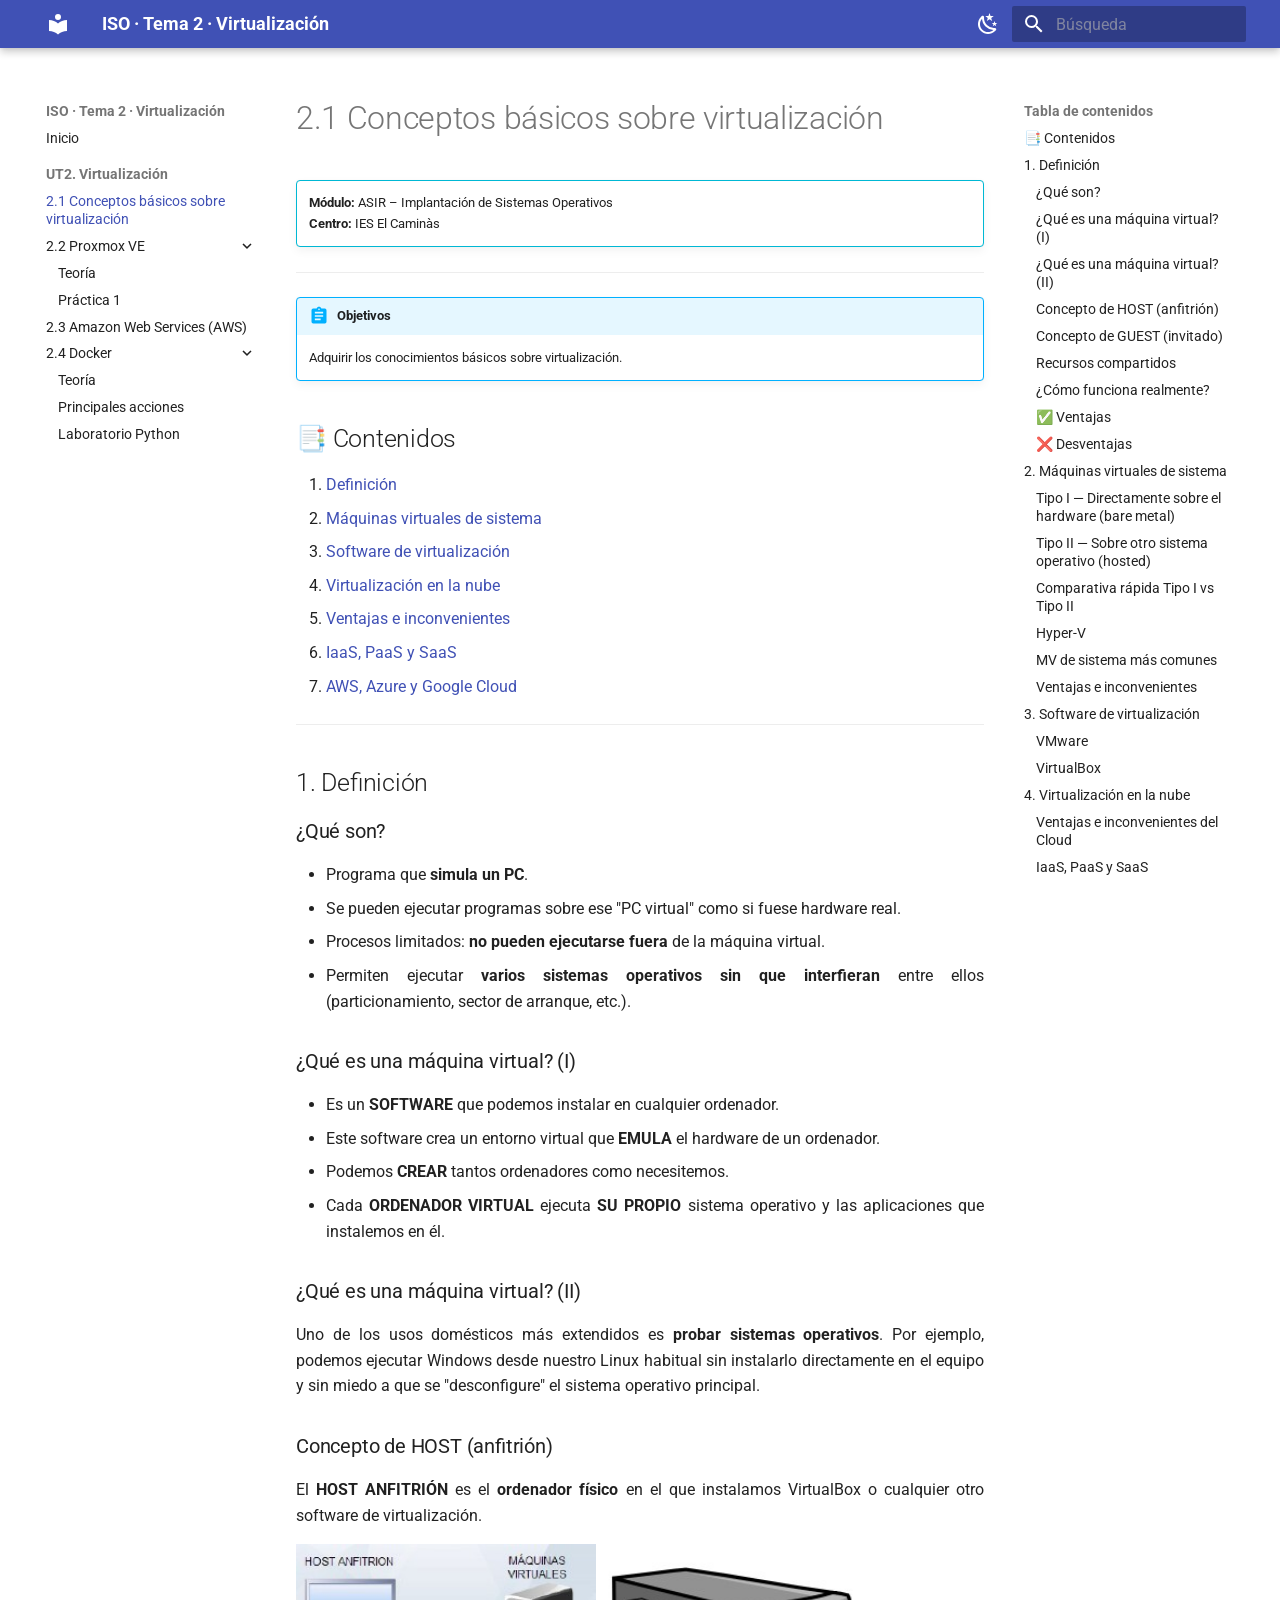
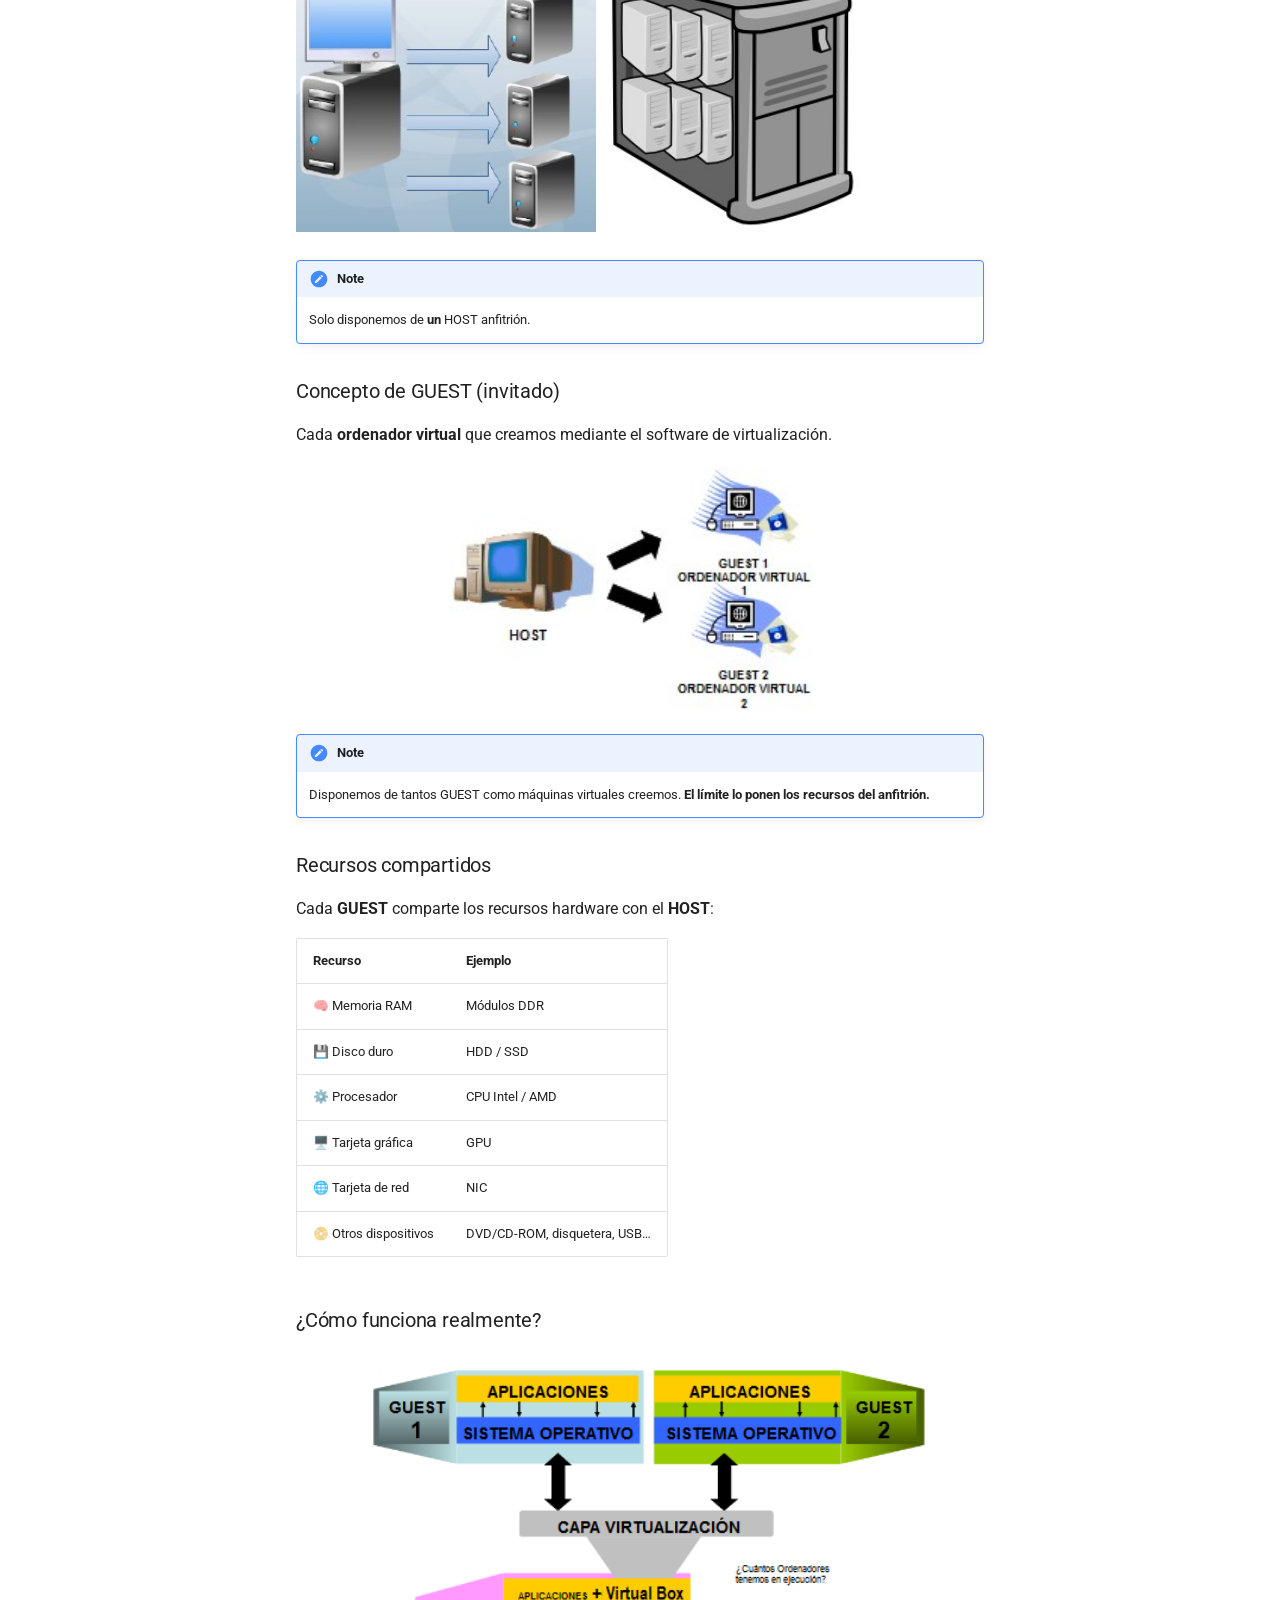
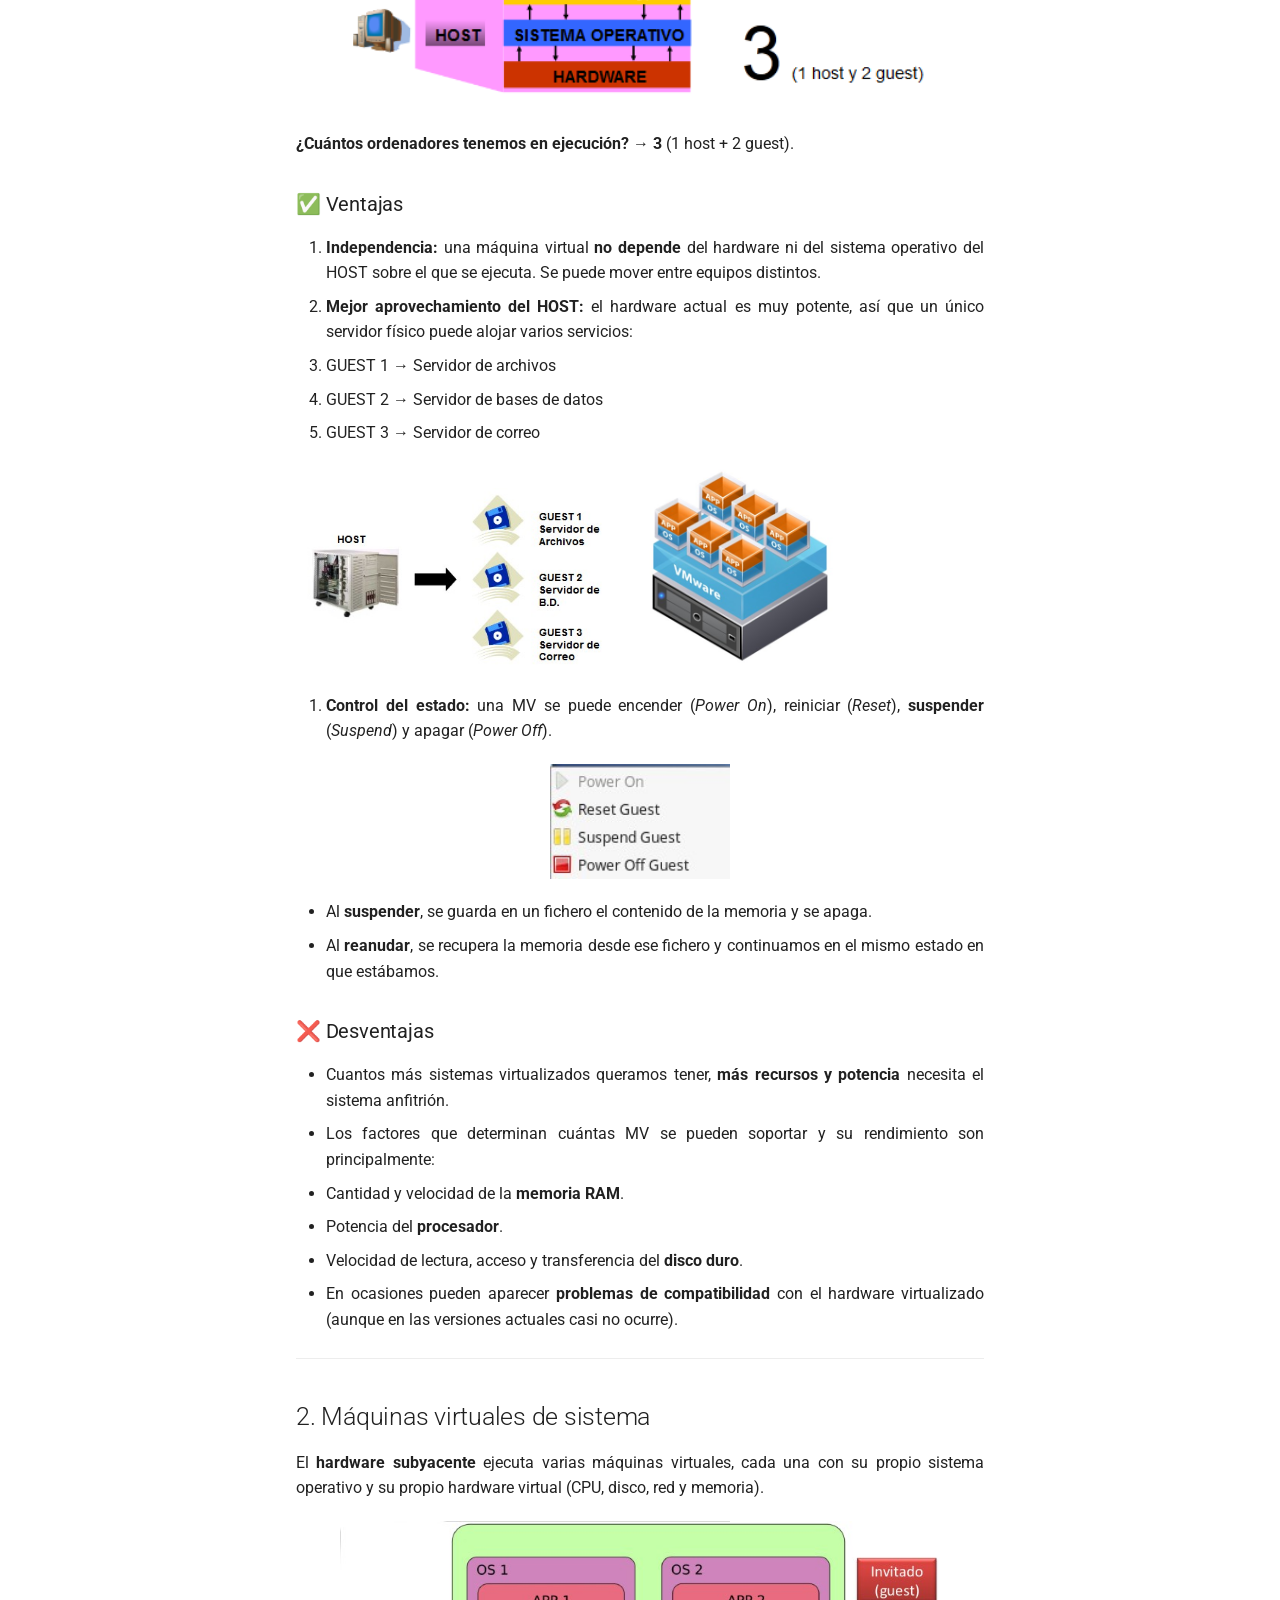
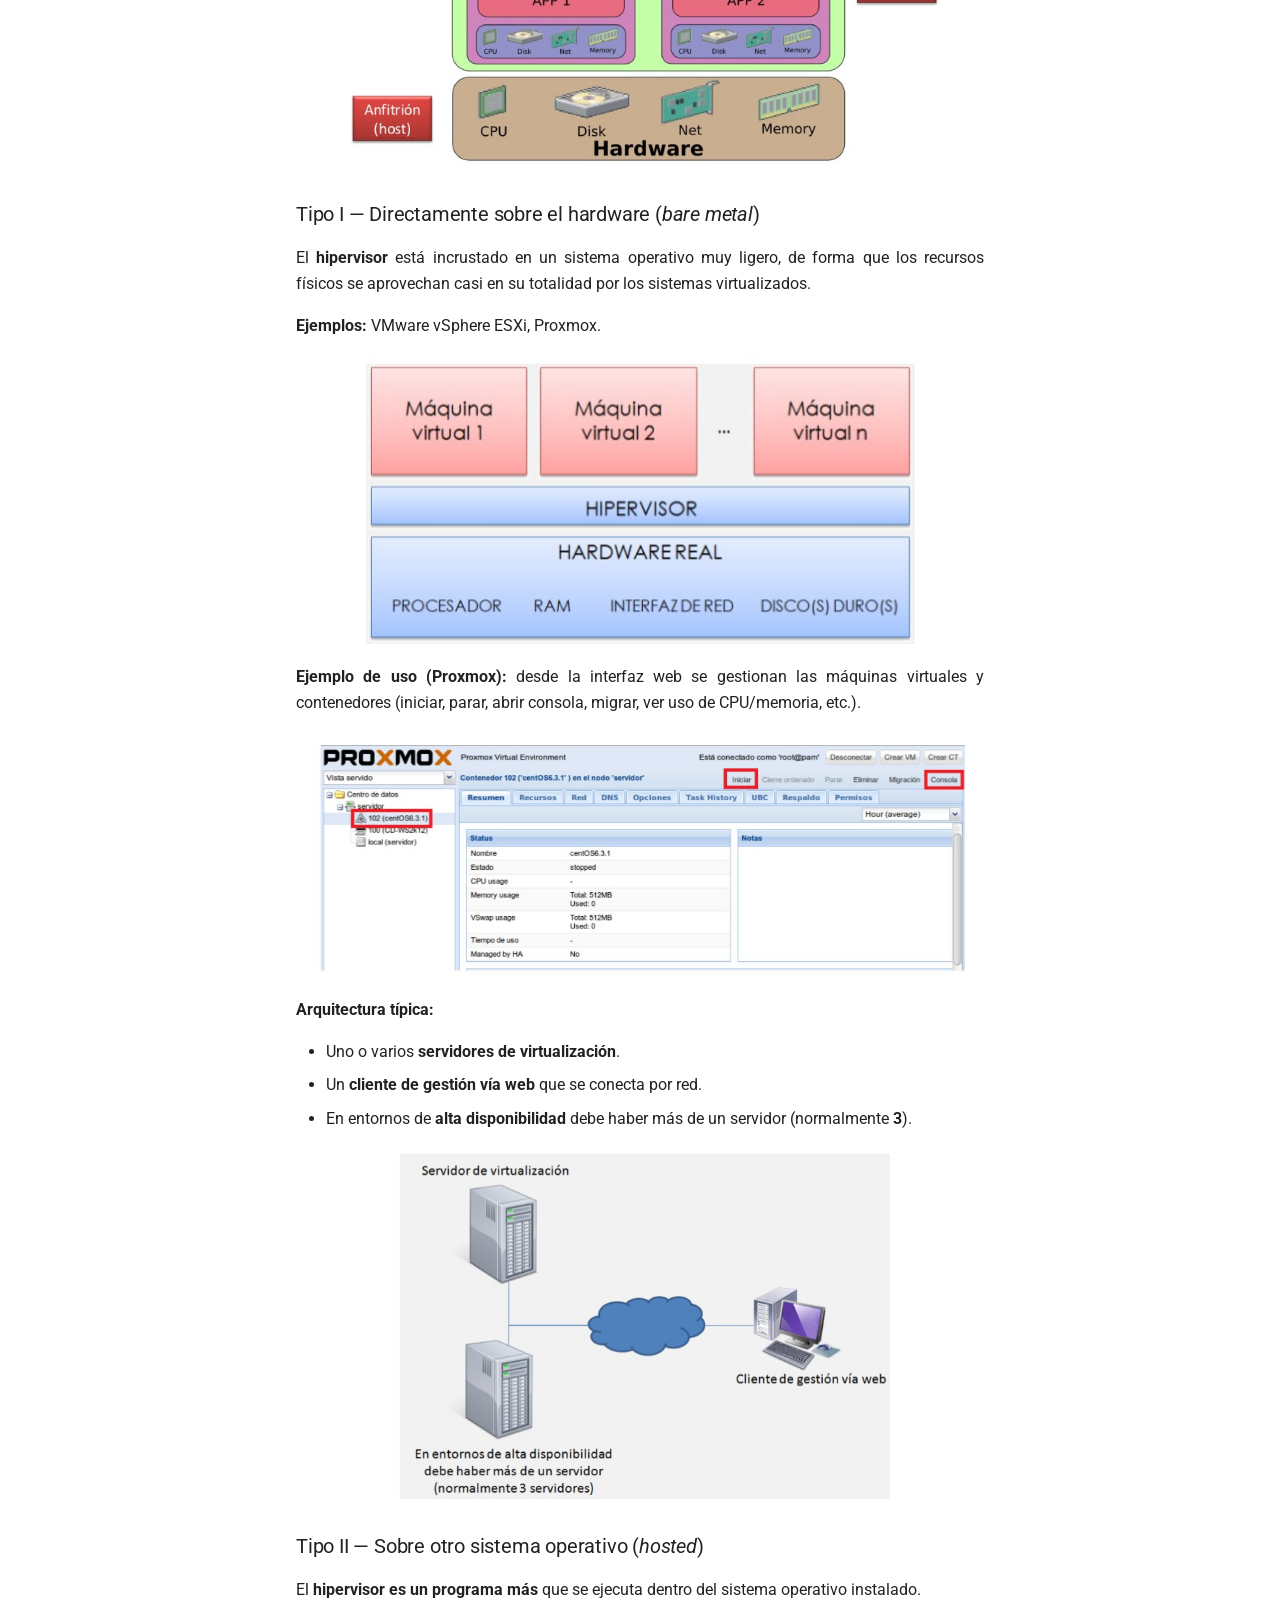
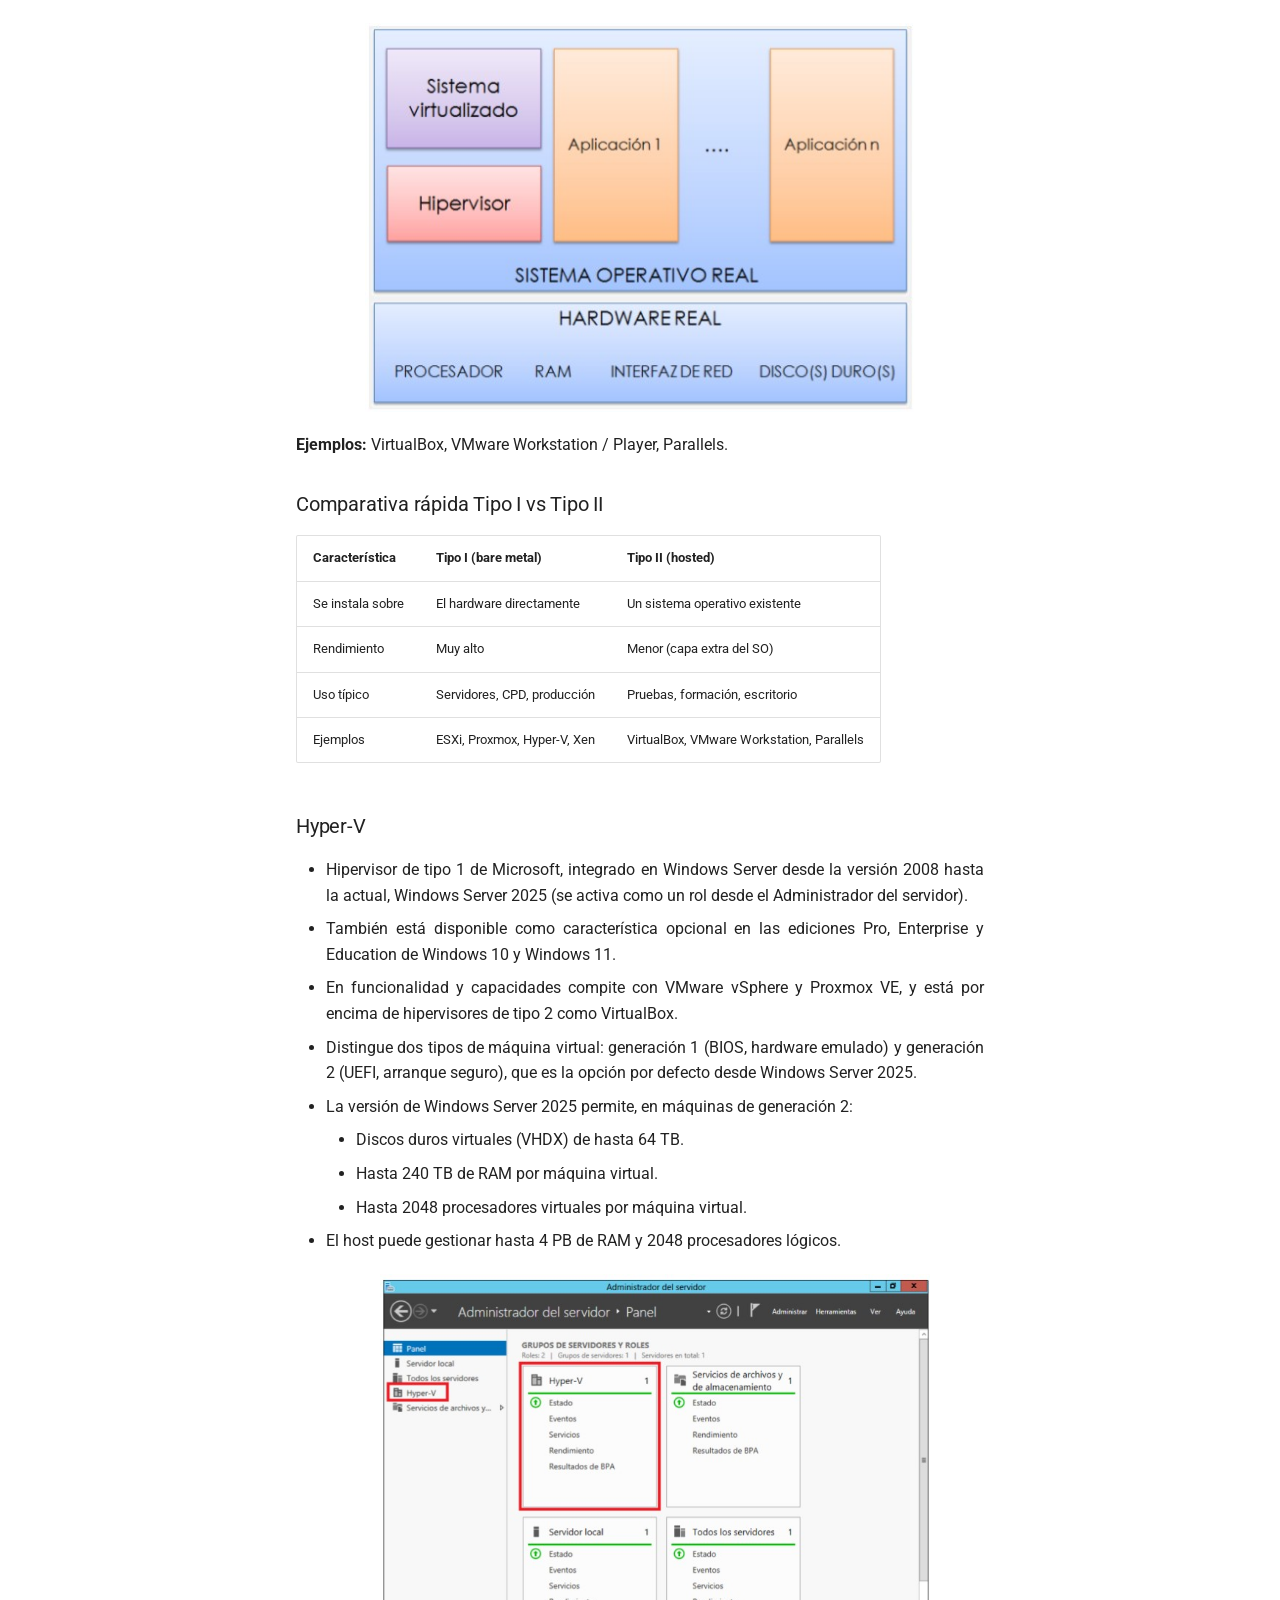
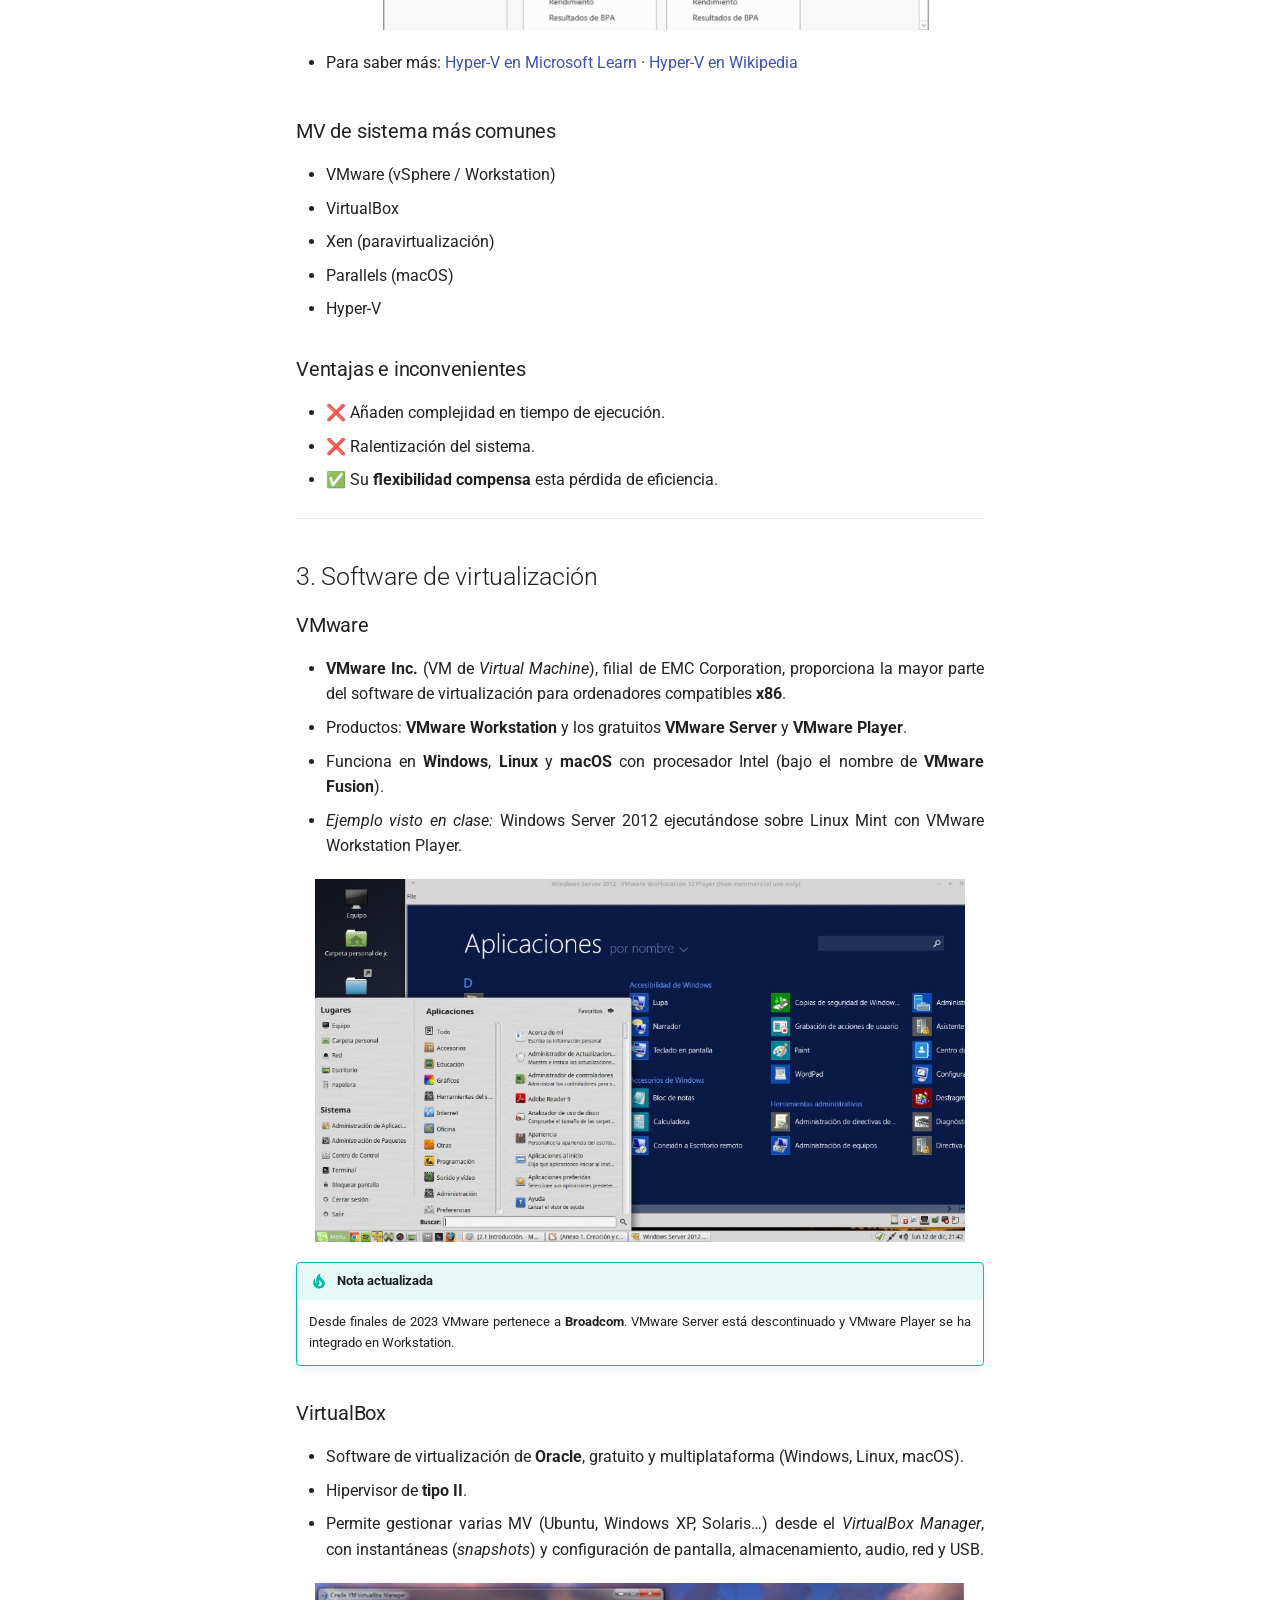
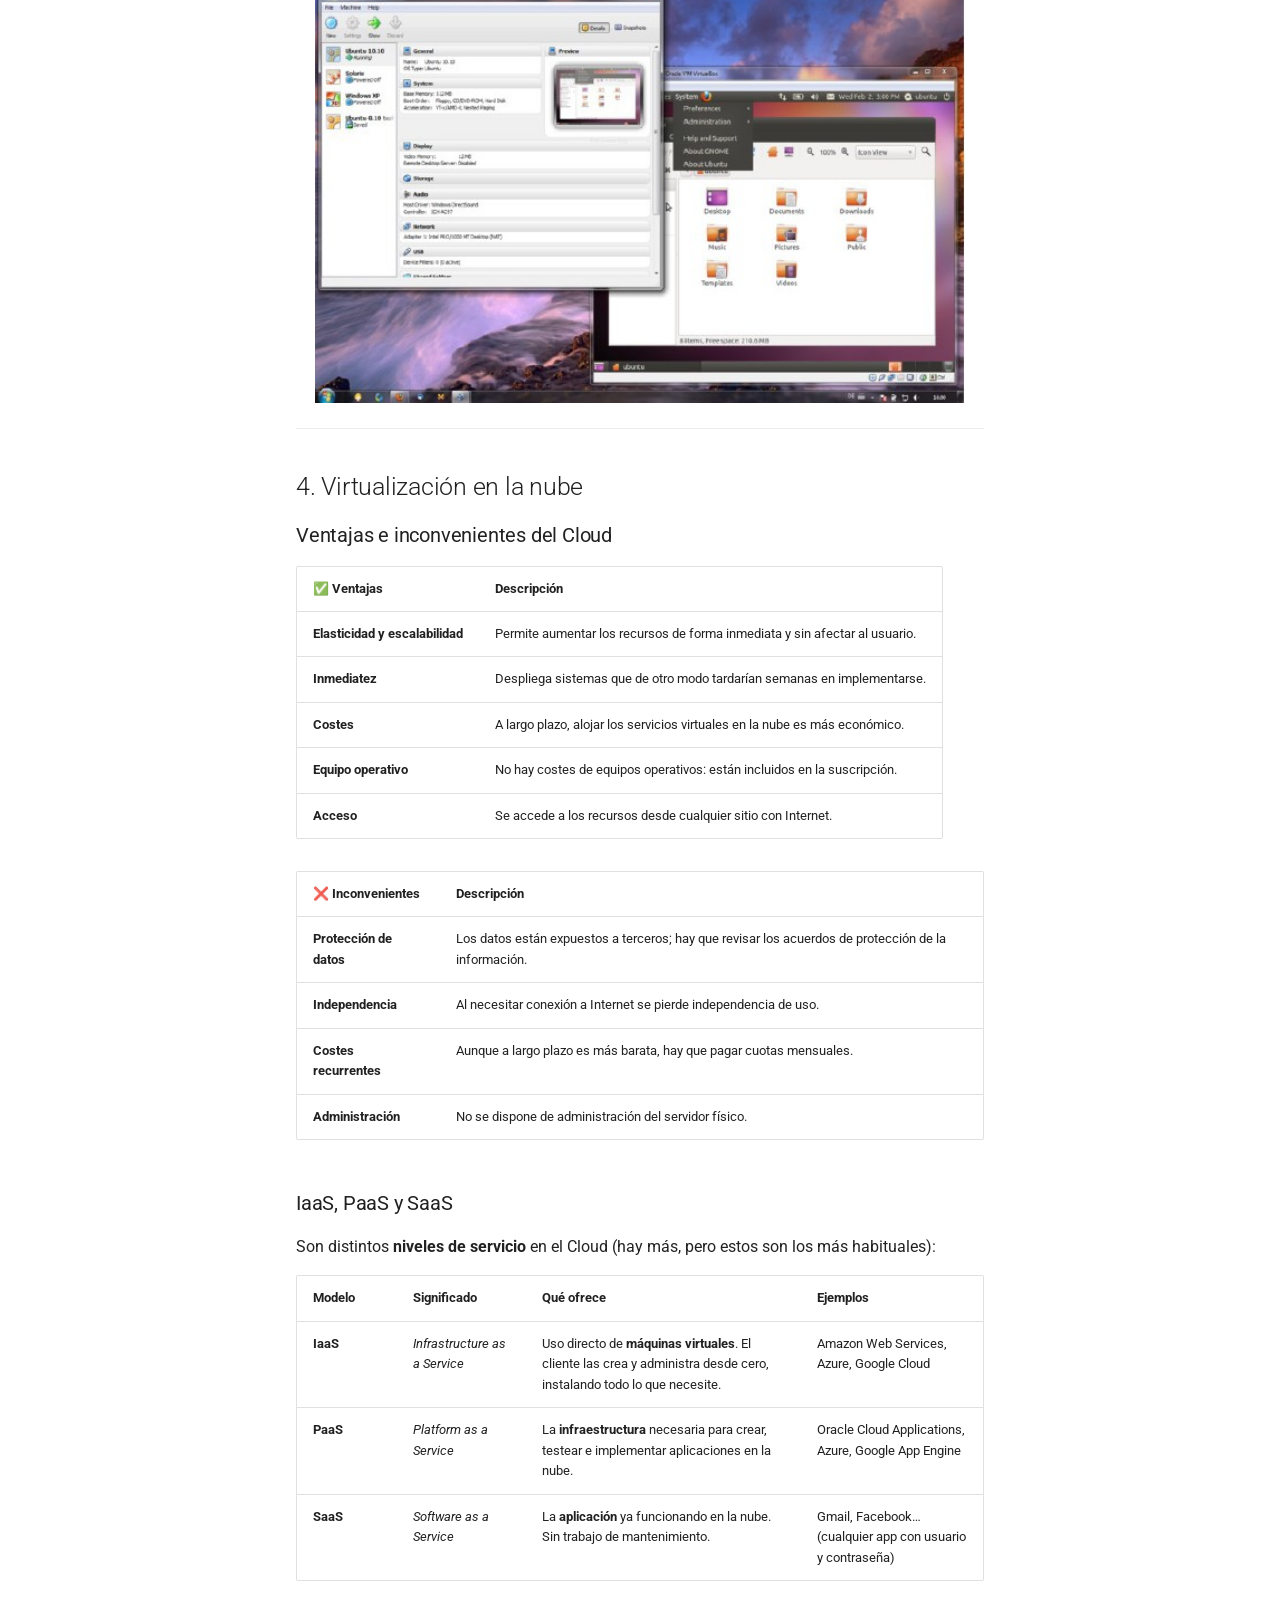
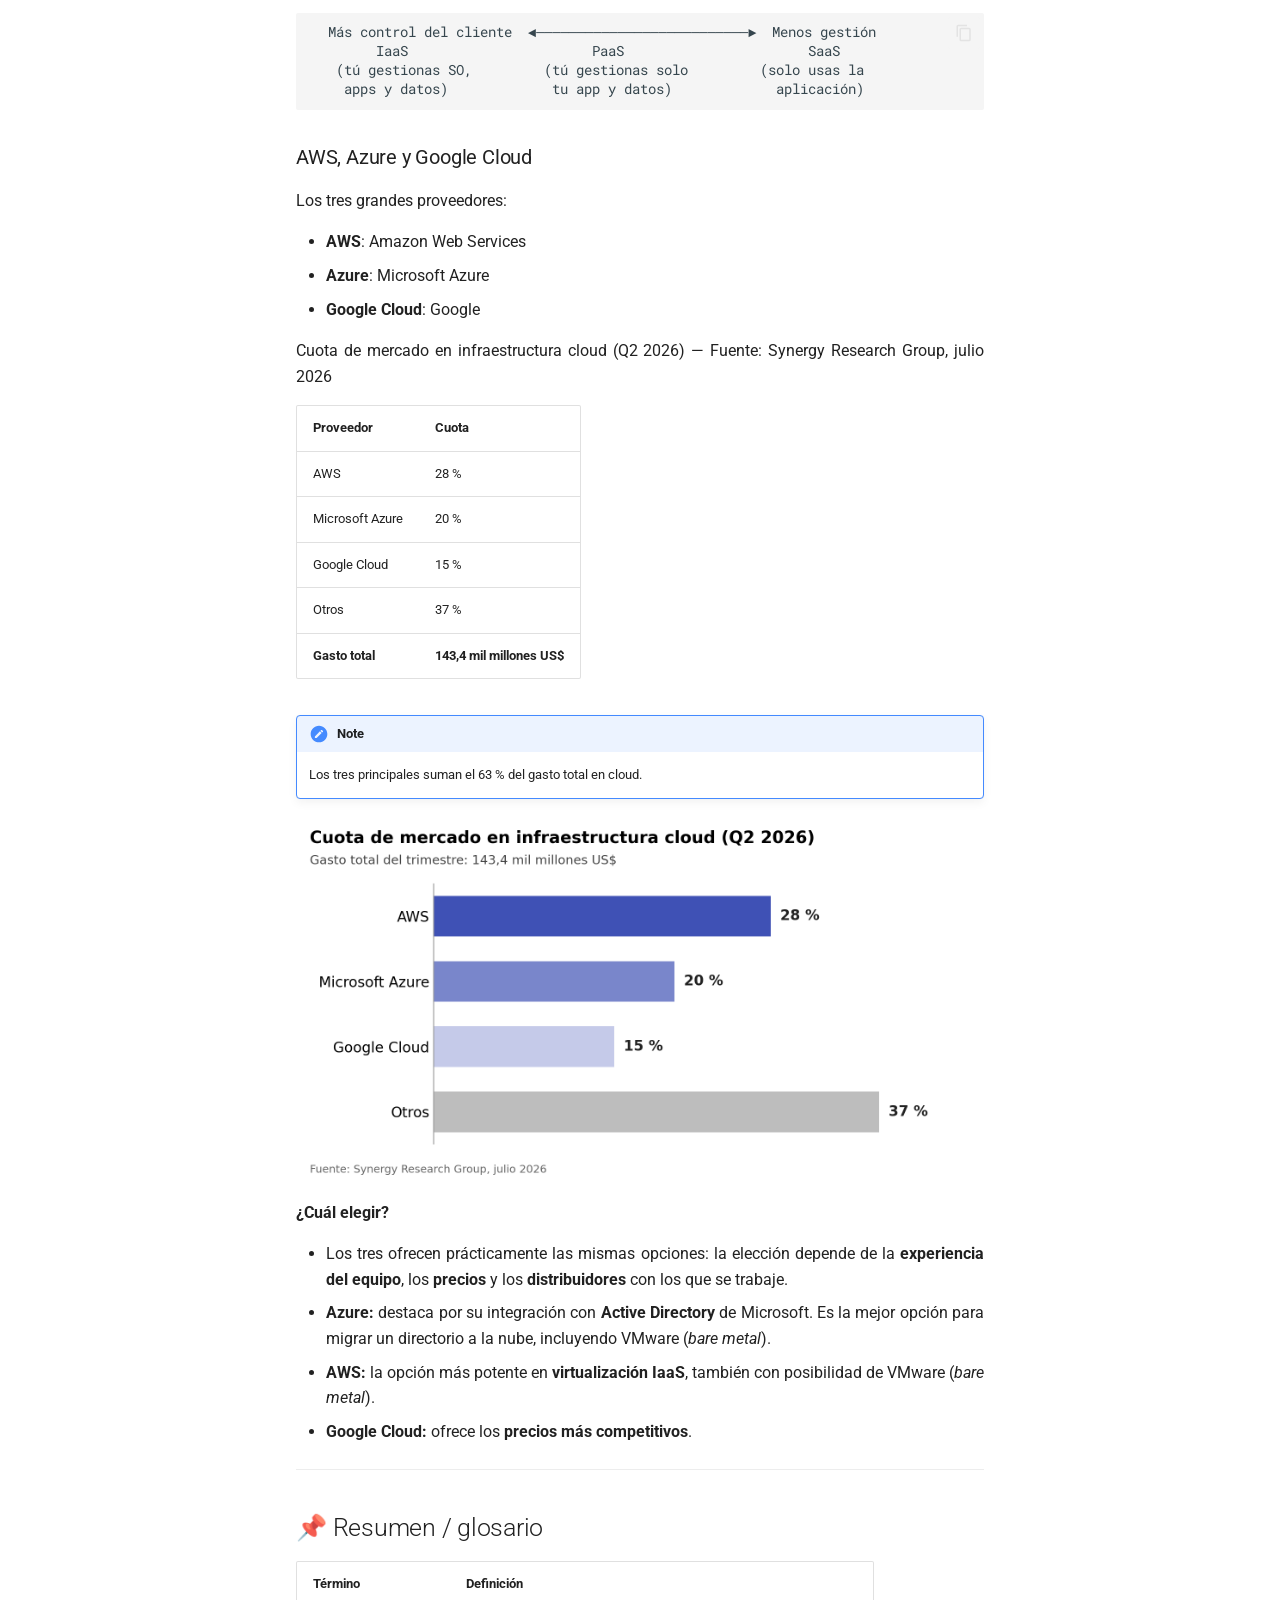
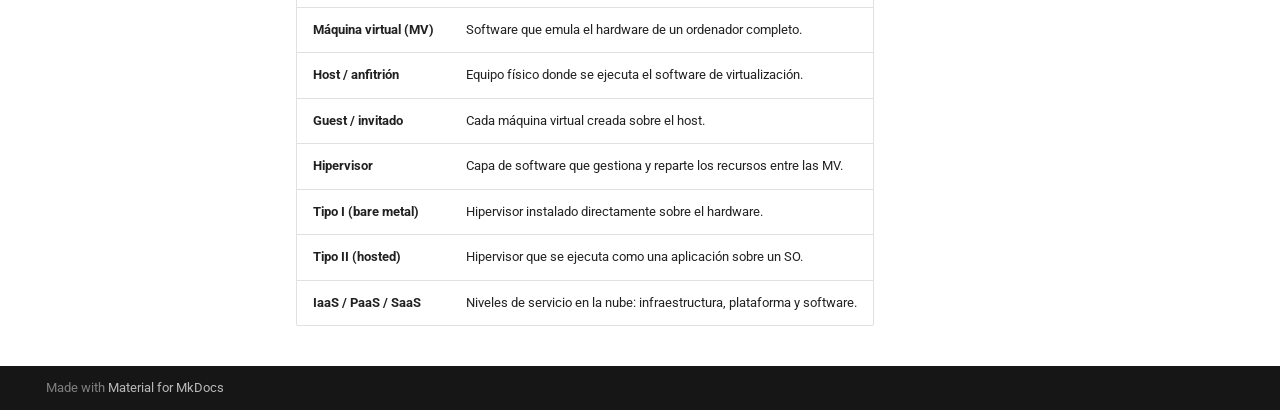
<file: iso-ut2.1-conceptos-virtualizacion/index.html>
<!doctype html>
<html lang="es" class="no-js">
  <head>
    
      <meta charset="utf-8">
      <meta name="viewport" content="width=device-width,initial-scale=1">
      
        <meta name="description" content="Apuntes del módulo Implantación de Sistemas Operativos (ASIR) - Tema 2">
      
      
      
      
        <link rel="prev" href="..">
      
      
        <link rel="next" href="../iso-ut2.2-proxmox/">
      
      
        
      
      
      <link rel="icon" href="../assets/images/favicon.png">
      <meta name="generator" content="mkdocs-1.6.1, mkdocs-material-9.7.7">
    
    
      
        <title>2.1 Conceptos básicos sobre virtualización - ISO · Tema 2 · Virtualización</title>
      
    
    
      <link rel="stylesheet" href="../assets/stylesheets/main.ec1eaa64.min.css">
      
        
        <link rel="stylesheet" href="../assets/stylesheets/palette.ab4e12ef.min.css">
      
      


    
    
      
    
    
      
        
        
        <link rel="preconnect" href="https://fonts.gstatic.com" crossorigin>
        <link rel="stylesheet" href="https://fonts.googleapis.com/css?family=Roboto:300,300i,400,400i,700,700i%7CRoboto+Mono:400,400i,700,700i&display=fallback">
        <style>:root{--md-text-font:"Roboto";--md-code-font:"Roboto Mono"}</style>
      
    
    
      <link rel="stylesheet" href="../assets/extra.css">
    
      <link rel="stylesheet" href="../docker/stylesheets/docker.css">
    
    <script>__md_scope=new URL("..",location),__md_hash=e=>[...e].reduce(((e,_)=>(e<<5)-e+_.charCodeAt(0)),0),__md_get=(e,_=localStorage,t=__md_scope)=>JSON.parse(_.getItem(t.pathname+"."+e)),__md_set=(e,_,t=localStorage,a=__md_scope)=>{try{t.setItem(a.pathname+"."+e,JSON.stringify(_))}catch(e){}}</script>
    
      

    
    
  </head>
  
  
    
    
      
    
    
    
    
    <body dir="ltr" data-md-color-scheme="default" data-md-color-primary="indigo" data-md-color-accent="indigo">
  
    
    <input class="md-toggle" data-md-toggle="drawer" type="checkbox" id="__drawer" autocomplete="off">
    <input class="md-toggle" data-md-toggle="search" type="checkbox" id="__search" autocomplete="off">
    <label class="md-overlay" for="__drawer"></label>
    <div data-md-component="skip">
      
        
        <a href="#21-conceptos-basicos-sobre-virtualizacion" class="md-skip">
          Saltar a contenido
        </a>
      
    </div>
    <div data-md-component="announce">
      
    </div>
    
    
      

  

<header class="md-header md-header--shadow" data-md-component="header">
  <nav class="md-header__inner md-grid" aria-label="Cabecera">
    <a href=".." title="ISO · Tema 2 · Virtualización" class="md-header__button md-logo" aria-label="ISO · Tema 2 · Virtualización" data-md-component="logo">
      
  
  <svg xmlns="http://www.w3.org/2000/svg" viewBox="0 0 24 24"><path d="M12 8a3 3 0 0 0 3-3 3 3 0 0 0-3-3 3 3 0 0 0-3 3 3 3 0 0 0 3 3m0 3.54C9.64 9.35 6.5 8 3 8v11c3.5 0 6.64 1.35 9 3.54 2.36-2.19 5.5-3.54 9-3.54V8c-3.5 0-6.64 1.35-9 3.54"/></svg>

    </a>
    <label class="md-header__button md-icon" for="__drawer">
      
      <svg xmlns="http://www.w3.org/2000/svg" viewBox="0 0 24 24"><path d="M3 6h18v2H3zm0 5h18v2H3zm0 5h18v2H3z"/></svg>
    </label>
    <div class="md-header__title" data-md-component="header-title">
      <div class="md-header__ellipsis">
        <div class="md-header__topic">
          <span class="md-ellipsis">
            ISO · Tema 2 · Virtualización
          </span>
        </div>
        <div class="md-header__topic" data-md-component="header-topic">
          <span class="md-ellipsis">
            
              2.1 Conceptos básicos sobre virtualización
            
          </span>
        </div>
      </div>
    </div>
    
      
        <form class="md-header__option" data-md-component="palette">
  
    
    
    
    <input class="md-option" data-md-color-media="" data-md-color-scheme="default" data-md-color-primary="indigo" data-md-color-accent="indigo"  aria-label="Modo oscuro"  type="radio" name="__palette" id="__palette_0">
    
      <label class="md-header__button md-icon" title="Modo oscuro" for="__palette_1" hidden>
        <svg xmlns="http://www.w3.org/2000/svg" viewBox="0 0 24 24"><path d="m17.75 4.09-2.53 1.94.91 3.06-2.63-1.81-2.63 1.81.91-3.06-2.53-1.94L12.44 4l1.06-3 1.06 3zm3.5 6.91-1.64 1.25.59 1.98-1.7-1.17-1.7 1.17.59-1.98L15.75 11l2.06-.05L18.5 9l.69 1.95zm-2.28 4.95c.83-.08 1.72 1.1 1.19 1.85-.32.45-.66.87-1.08 1.27C15.17 23 8.84 23 4.94 19.07c-3.91-3.9-3.91-10.24 0-14.14.4-.4.82-.76 1.27-1.08.75-.53 1.93.36 1.85 1.19-.27 2.86.69 5.83 2.89 8.02a9.96 9.96 0 0 0 8.02 2.89m-1.64 2.02a12.08 12.08 0 0 1-7.8-3.47c-2.17-2.19-3.33-5-3.49-7.82-2.81 3.14-2.7 7.96.31 10.98 3.02 3.01 7.84 3.12 10.98.31"/></svg>
      </label>
    
  
    
    
    
    <input class="md-option" data-md-color-media="" data-md-color-scheme="slate" data-md-color-primary="indigo" data-md-color-accent="indigo"  aria-label="Modo claro"  type="radio" name="__palette" id="__palette_1">
    
      <label class="md-header__button md-icon" title="Modo claro" for="__palette_0" hidden>
        <svg xmlns="http://www.w3.org/2000/svg" viewBox="0 0 24 24"><path d="M12 7a5 5 0 0 1 5 5 5 5 0 0 1-5 5 5 5 0 0 1-5-5 5 5 0 0 1 5-5m0 2a3 3 0 0 0-3 3 3 3 0 0 0 3 3 3 3 0 0 0 3-3 3 3 0 0 0-3-3m0-7 2.39 3.42C13.65 5.15 12.84 5 12 5s-1.65.15-2.39.42zM3.34 7l4.16-.35A7.2 7.2 0 0 0 5.94 8.5c-.44.74-.69 1.5-.83 2.29zm.02 10 1.76-3.77a7.131 7.131 0 0 0 2.38 4.14zM20.65 7l-1.77 3.79a7.02 7.02 0 0 0-2.38-4.15zm-.01 10-4.14.36c.59-.51 1.12-1.14 1.54-1.86.42-.73.69-1.5.83-2.29zM12 22l-2.41-3.44c.74.27 1.55.44 2.41.44.82 0 1.63-.17 2.37-.44z"/></svg>
      </label>
    
  
</form>
      
    
    
      <script>var palette=__md_get("__palette");if(palette&&palette.color){if("(prefers-color-scheme)"===palette.color.media){var media=matchMedia("(prefers-color-scheme: light)"),input=document.querySelector(media.matches?"[data-md-color-media='(prefers-color-scheme: light)']":"[data-md-color-media='(prefers-color-scheme: dark)']");palette.color.media=input.getAttribute("data-md-color-media"),palette.color.scheme=input.getAttribute("data-md-color-scheme"),palette.color.primary=input.getAttribute("data-md-color-primary"),palette.color.accent=input.getAttribute("data-md-color-accent")}for(var[key,value]of Object.entries(palette.color))document.body.setAttribute("data-md-color-"+key,value)}</script>
    
    
    
      
      
        <label class="md-header__button md-icon" for="__search">
          
          <svg xmlns="http://www.w3.org/2000/svg" viewBox="0 0 24 24"><path d="M9.5 3A6.5 6.5 0 0 1 16 9.5c0 1.61-.59 3.09-1.56 4.23l.27.27h.79l5 5-1.5 1.5-5-5v-.79l-.27-.27A6.52 6.52 0 0 1 9.5 16 6.5 6.5 0 0 1 3 9.5 6.5 6.5 0 0 1 9.5 3m0 2C7 5 5 7 5 9.5S7 14 9.5 14 14 12 14 9.5 12 5 9.5 5"/></svg>
        </label>
        <div class="md-search" data-md-component="search" role="dialog">
  <label class="md-search__overlay" for="__search"></label>
  <div class="md-search__inner" role="search">
    <form class="md-search__form" name="search">
      <input type="text" class="md-search__input" name="query" aria-label="Búsqueda" placeholder="Búsqueda" autocapitalize="off" autocorrect="off" autocomplete="off" spellcheck="false" data-md-component="search-query" required>
      <label class="md-search__icon md-icon" for="__search">
        
        <svg xmlns="http://www.w3.org/2000/svg" viewBox="0 0 24 24"><path d="M9.5 3A6.5 6.5 0 0 1 16 9.5c0 1.61-.59 3.09-1.56 4.23l.27.27h.79l5 5-1.5 1.5-5-5v-.79l-.27-.27A6.52 6.52 0 0 1 9.5 16 6.5 6.5 0 0 1 3 9.5 6.5 6.5 0 0 1 9.5 3m0 2C7 5 5 7 5 9.5S7 14 9.5 14 14 12 14 9.5 12 5 9.5 5"/></svg>
        
        <svg xmlns="http://www.w3.org/2000/svg" viewBox="0 0 24 24"><path d="M20 11v2H8l5.5 5.5-1.42 1.42L4.16 12l7.92-7.92L13.5 5.5 8 11z"/></svg>
      </label>
      <nav class="md-search__options" aria-label="Buscar">
        
        <button type="reset" class="md-search__icon md-icon" title="Limpiar" aria-label="Limpiar" tabindex="-1">
          
          <svg xmlns="http://www.w3.org/2000/svg" viewBox="0 0 24 24"><path d="M19 6.41 17.59 5 12 10.59 6.41 5 5 6.41 10.59 12 5 17.59 6.41 19 12 13.41 17.59 19 19 17.59 13.41 12z"/></svg>
        </button>
      </nav>
      
    </form>
    <div class="md-search__output">
      <div class="md-search__scrollwrap" tabindex="0" data-md-scrollfix>
        <div class="md-search-result" data-md-component="search-result">
          <div class="md-search-result__meta">
            Inicializando búsqueda
          </div>
          <ol class="md-search-result__list" role="presentation"></ol>
        </div>
      </div>
    </div>
  </div>
</div>
      
    
    
  </nav>
  
</header>
    
    <div class="md-container" data-md-component="container">
      
      
        
          
        
      
      <main class="md-main" data-md-component="main">
        <div class="md-main__inner md-grid">
          
            
              
              <div class="md-sidebar md-sidebar--primary" data-md-component="sidebar" data-md-type="navigation" >
                <div class="md-sidebar__scrollwrap">
                  <div class="md-sidebar__inner">
                    



<nav class="md-nav md-nav--primary" aria-label="Navegación" data-md-level="0">
  <label class="md-nav__title" for="__drawer">
    <a href=".." title="ISO · Tema 2 · Virtualización" class="md-nav__button md-logo" aria-label="ISO · Tema 2 · Virtualización" data-md-component="logo">
      
  
  <svg xmlns="http://www.w3.org/2000/svg" viewBox="0 0 24 24"><path d="M12 8a3 3 0 0 0 3-3 3 3 0 0 0-3-3 3 3 0 0 0-3 3 3 3 0 0 0 3 3m0 3.54C9.64 9.35 6.5 8 3 8v11c3.5 0 6.64 1.35 9 3.54 2.36-2.19 5.5-3.54 9-3.54V8c-3.5 0-6.64 1.35-9 3.54"/></svg>

    </a>
    ISO · Tema 2 · Virtualización
  </label>
  
  <ul class="md-nav__list" data-md-scrollfix>
    
      
      
  
  
  
  
    <li class="md-nav__item">
      <a href=".." class="md-nav__link">
        
  
  
  <span class="md-ellipsis">
    
  
    Inicio
  

    
  </span>
  
  

      </a>
    </li>
  

    
      
      
  
  
    
  
  
  
    
    
    
    
      
        
        
      
    
    
    <li class="md-nav__item md-nav__item--active md-nav__item--section md-nav__item--nested">
      
        
        
        <input class="md-nav__toggle md-toggle " type="checkbox" id="__nav_2" checked>
        
          
          <label class="md-nav__link" for="__nav_2" id="__nav_2_label" tabindex="">
            
  
  
  <span class="md-ellipsis">
    
  
    UT2. Virtualización
  

    
  </span>
  
  

            <span class="md-nav__icon md-icon"></span>
          </label>
        
        <nav class="md-nav" data-md-level="1" aria-labelledby="__nav_2_label" aria-expanded="true">
          <label class="md-nav__title" for="__nav_2">
            <span class="md-nav__icon md-icon"></span>
            
  
    UT2. Virtualización
  

          </label>
          <ul class="md-nav__list" data-md-scrollfix>
            
              
                
  
  
    
  
  
  
    <li class="md-nav__item md-nav__item--active">
      
      <input class="md-nav__toggle md-toggle" type="checkbox" id="__toc">
      
      
        
      
      
        <label class="md-nav__link md-nav__link--active" for="__toc">
          
  
  
  <span class="md-ellipsis">
    
  
    2.1 Conceptos básicos sobre virtualización
  

    
  </span>
  
  

          <span class="md-nav__icon md-icon"></span>
        </label>
      
      <a href="./" class="md-nav__link md-nav__link--active">
        
  
  
  <span class="md-ellipsis">
    
  
    2.1 Conceptos básicos sobre virtualización
  

    
  </span>
  
  

      </a>
      
        

<nav class="md-nav md-nav--secondary" aria-label="Tabla de contenidos">
  
  
  
    
  
  
    <label class="md-nav__title" for="__toc">
      <span class="md-nav__icon md-icon"></span>
      Tabla de contenidos
    </label>
    <ul class="md-nav__list" data-md-component="toc" data-md-scrollfix>
      
        <li class="md-nav__item">
  <a href="#contenidos" class="md-nav__link">
    <span class="md-ellipsis">
      
        📑 Contenidos
      
    </span>
  </a>
  
</li>
      
        <li class="md-nav__item">
  <a href="#1-definicion" class="md-nav__link">
    <span class="md-ellipsis">
      
        1. Definición
      
    </span>
  </a>
  
    <nav class="md-nav" aria-label="1. Definición">
      <ul class="md-nav__list">
        
          <li class="md-nav__item">
  <a href="#que-son" class="md-nav__link">
    <span class="md-ellipsis">
      
        ¿Qué son?
      
    </span>
  </a>
  
</li>
        
          <li class="md-nav__item">
  <a href="#que-es-una-maquina-virtual-i" class="md-nav__link">
    <span class="md-ellipsis">
      
        ¿Qué es una máquina virtual? (I)
      
    </span>
  </a>
  
</li>
        
          <li class="md-nav__item">
  <a href="#que-es-una-maquina-virtual-ii" class="md-nav__link">
    <span class="md-ellipsis">
      
        ¿Qué es una máquina virtual? (II)
      
    </span>
  </a>
  
</li>
        
          <li class="md-nav__item">
  <a href="#concepto-de-host-anfitrion" class="md-nav__link">
    <span class="md-ellipsis">
      
        Concepto de HOST (anfitrión)
      
    </span>
  </a>
  
</li>
        
          <li class="md-nav__item">
  <a href="#concepto-de-guest-invitado" class="md-nav__link">
    <span class="md-ellipsis">
      
        Concepto de GUEST (invitado)
      
    </span>
  </a>
  
</li>
        
          <li class="md-nav__item">
  <a href="#recursos-compartidos" class="md-nav__link">
    <span class="md-ellipsis">
      
        Recursos compartidos
      
    </span>
  </a>
  
</li>
        
          <li class="md-nav__item">
  <a href="#como-funciona-realmente" class="md-nav__link">
    <span class="md-ellipsis">
      
        ¿Cómo funciona realmente?
      
    </span>
  </a>
  
</li>
        
          <li class="md-nav__item">
  <a href="#ventajas" class="md-nav__link">
    <span class="md-ellipsis">
      
        ✅ Ventajas
      
    </span>
  </a>
  
</li>
        
          <li class="md-nav__item">
  <a href="#desventajas" class="md-nav__link">
    <span class="md-ellipsis">
      
        ❌ Desventajas
      
    </span>
  </a>
  
</li>
        
      </ul>
    </nav>
  
</li>
      
        <li class="md-nav__item">
  <a href="#2-maquinas-virtuales-de-sistema" class="md-nav__link">
    <span class="md-ellipsis">
      
        2. Máquinas virtuales de sistema
      
    </span>
  </a>
  
    <nav class="md-nav" aria-label="2. Máquinas virtuales de sistema">
      <ul class="md-nav__list">
        
          <li class="md-nav__item">
  <a href="#tipo-i-directamente-sobre-el-hardware-bare-metal" class="md-nav__link">
    <span class="md-ellipsis">
      
        Tipo I — Directamente sobre el hardware (bare metal)
      
    </span>
  </a>
  
</li>
        
          <li class="md-nav__item">
  <a href="#tipo-ii-sobre-otro-sistema-operativo-hosted" class="md-nav__link">
    <span class="md-ellipsis">
      
        Tipo II — Sobre otro sistema operativo (hosted)
      
    </span>
  </a>
  
</li>
        
          <li class="md-nav__item">
  <a href="#comparativa-rapida-tipo-i-vs-tipo-ii" class="md-nav__link">
    <span class="md-ellipsis">
      
        Comparativa rápida Tipo I vs Tipo II
      
    </span>
  </a>
  
</li>
        
          <li class="md-nav__item">
  <a href="#hyper-v" class="md-nav__link">
    <span class="md-ellipsis">
      
        Hyper-V
      
    </span>
  </a>
  
</li>
        
          <li class="md-nav__item">
  <a href="#mv-de-sistema-mas-comunes" class="md-nav__link">
    <span class="md-ellipsis">
      
        MV de sistema más comunes
      
    </span>
  </a>
  
</li>
        
          <li class="md-nav__item">
  <a href="#ventajas-e-inconvenientes" class="md-nav__link">
    <span class="md-ellipsis">
      
        Ventajas e inconvenientes
      
    </span>
  </a>
  
</li>
        
      </ul>
    </nav>
  
</li>
      
        <li class="md-nav__item">
  <a href="#3-software-de-virtualizacion" class="md-nav__link">
    <span class="md-ellipsis">
      
        3. Software de virtualización
      
    </span>
  </a>
  
    <nav class="md-nav" aria-label="3. Software de virtualización">
      <ul class="md-nav__list">
        
          <li class="md-nav__item">
  <a href="#vmware" class="md-nav__link">
    <span class="md-ellipsis">
      
        VMware
      
    </span>
  </a>
  
</li>
        
          <li class="md-nav__item">
  <a href="#virtualbox" class="md-nav__link">
    <span class="md-ellipsis">
      
        VirtualBox
      
    </span>
  </a>
  
</li>
        
      </ul>
    </nav>
  
</li>
      
        <li class="md-nav__item">
  <a href="#4-virtualizacion-en-la-nube" class="md-nav__link">
    <span class="md-ellipsis">
      
        4. Virtualización en la nube
      
    </span>
  </a>
  
    <nav class="md-nav" aria-label="4. Virtualización en la nube">
      <ul class="md-nav__list">
        
          <li class="md-nav__item">
  <a href="#ventajas-e-inconvenientes-del-cloud" class="md-nav__link">
    <span class="md-ellipsis">
      
        Ventajas e inconvenientes del Cloud
      
    </span>
  </a>
  
</li>
        
          <li class="md-nav__item">
  <a href="#iaas-paas-y-saas" class="md-nav__link">
    <span class="md-ellipsis">
      
        IaaS, PaaS y SaaS
      
    </span>
  </a>
  
</li>
        
          <li class="md-nav__item">
  <a href="#aws-azure-y-google-cloud" class="md-nav__link">
    <span class="md-ellipsis">
      
        AWS, Azure y Google Cloud
      
    </span>
  </a>
  
</li>
        
      </ul>
    </nav>
  
</li>
      
        <li class="md-nav__item">
  <a href="#resumen-glosario" class="md-nav__link">
    <span class="md-ellipsis">
      
        📌 Resumen / glosario
      
    </span>
  </a>
  
</li>
      
    </ul>
  
</nav>
      
    </li>
  

              
            
              
                
  
  
  
  
    
    
    
    
      
    
    
    <li class="md-nav__item md-nav__item--nested">
      
        
        
          
        
        <input class="md-nav__toggle md-toggle md-toggle--indeterminate" type="checkbox" id="__nav_2_2" >
        
          
          <label class="md-nav__link" for="__nav_2_2" id="__nav_2_2_label" tabindex="0">
            
  
  
  <span class="md-ellipsis">
    
  
    2.2 Proxmox VE
  

    
  </span>
  
  

            <span class="md-nav__icon md-icon"></span>
          </label>
        
        <nav class="md-nav" data-md-level="2" aria-labelledby="__nav_2_2_label" aria-expanded="false">
          <label class="md-nav__title" for="__nav_2_2">
            <span class="md-nav__icon md-icon"></span>
            
  
    2.2 Proxmox VE
  

          </label>
          <ul class="md-nav__list" data-md-scrollfix>
            
              
                
  
  
  
  
    <li class="md-nav__item">
      <a href="../iso-ut2.2-proxmox/" class="md-nav__link">
        
  
  
  <span class="md-ellipsis">
    
  
    Teoría
  

    
  </span>
  
  

      </a>
    </li>
  

              
            
              
                
  
  
  
  
    <li class="md-nav__item">
      <a href="../iso-ut2-practica1-proxmox/" class="md-nav__link">
        
  
  
  <span class="md-ellipsis">
    
  
    Práctica 1
  

    
  </span>
  
  

      </a>
    </li>
  

              
            
          </ul>
        </nav>
      
    </li>
  

              
            
              
                
  
  
  
  
    <li class="md-nav__item">
      <a href="../iso-ut2.3-aws/" class="md-nav__link">
        
  
  
  <span class="md-ellipsis">
    
  
    2.3 Amazon Web Services (AWS)
  

    
  </span>
  
  

      </a>
    </li>
  

              
            
              
                
  
  
  
  
    
    
    
    
      
    
    
    <li class="md-nav__item md-nav__item--nested">
      
        
        
          
        
        <input class="md-nav__toggle md-toggle md-toggle--indeterminate" type="checkbox" id="__nav_2_4" >
        
          
          <label class="md-nav__link" for="__nav_2_4" id="__nav_2_4_label" tabindex="0">
            
  
  
  <span class="md-ellipsis">
    
  
    2.4 Docker
  

    
  </span>
  
  

            <span class="md-nav__icon md-icon"></span>
          </label>
        
        <nav class="md-nav" data-md-level="2" aria-labelledby="__nav_2_4_label" aria-expanded="false">
          <label class="md-nav__title" for="__nav_2_4">
            <span class="md-nav__icon md-icon"></span>
            
  
    2.4 Docker
  

          </label>
          <ul class="md-nav__list" data-md-scrollfix>
            
              
                
  
  
  
  
    <li class="md-nav__item">
      <a href="../docker/" class="md-nav__link">
        
  
  
  <span class="md-ellipsis">
    
  
    Teoría
  

    
  </span>
  
  

      </a>
    </li>
  

              
            
              
                
  
  
  
  
    <li class="md-nav__item">
      <a href="../docker/acciones/" class="md-nav__link">
        
  
  
  <span class="md-ellipsis">
    
  
    Principales acciones
  

    
  </span>
  
  

      </a>
    </li>
  

              
            
              
                
  
  
  
  
    <li class="md-nav__item">
      <a href="../docker/laboratorio-python/" class="md-nav__link">
        
  
  
  <span class="md-ellipsis">
    
  
    Laboratorio Python
  

    
  </span>
  
  

      </a>
    </li>
  

              
            
          </ul>
        </nav>
      
    </li>
  

              
            
          </ul>
        </nav>
      
    </li>
  

    
  </ul>
</nav>
                  </div>
                </div>
              </div>
            
            
              
              <div class="md-sidebar md-sidebar--secondary" data-md-component="sidebar" data-md-type="toc" >
                <div class="md-sidebar__scrollwrap">
                  <div class="md-sidebar__inner">
                    

<nav class="md-nav md-nav--secondary" aria-label="Tabla de contenidos">
  
  
  
    
  
  
    <label class="md-nav__title" for="__toc">
      <span class="md-nav__icon md-icon"></span>
      Tabla de contenidos
    </label>
    <ul class="md-nav__list" data-md-component="toc" data-md-scrollfix>
      
        <li class="md-nav__item">
  <a href="#contenidos" class="md-nav__link">
    <span class="md-ellipsis">
      
        📑 Contenidos
      
    </span>
  </a>
  
</li>
      
        <li class="md-nav__item">
  <a href="#1-definicion" class="md-nav__link">
    <span class="md-ellipsis">
      
        1. Definición
      
    </span>
  </a>
  
    <nav class="md-nav" aria-label="1. Definición">
      <ul class="md-nav__list">
        
          <li class="md-nav__item">
  <a href="#que-son" class="md-nav__link">
    <span class="md-ellipsis">
      
        ¿Qué son?
      
    </span>
  </a>
  
</li>
        
          <li class="md-nav__item">
  <a href="#que-es-una-maquina-virtual-i" class="md-nav__link">
    <span class="md-ellipsis">
      
        ¿Qué es una máquina virtual? (I)
      
    </span>
  </a>
  
</li>
        
          <li class="md-nav__item">
  <a href="#que-es-una-maquina-virtual-ii" class="md-nav__link">
    <span class="md-ellipsis">
      
        ¿Qué es una máquina virtual? (II)
      
    </span>
  </a>
  
</li>
        
          <li class="md-nav__item">
  <a href="#concepto-de-host-anfitrion" class="md-nav__link">
    <span class="md-ellipsis">
      
        Concepto de HOST (anfitrión)
      
    </span>
  </a>
  
</li>
        
          <li class="md-nav__item">
  <a href="#concepto-de-guest-invitado" class="md-nav__link">
    <span class="md-ellipsis">
      
        Concepto de GUEST (invitado)
      
    </span>
  </a>
  
</li>
        
          <li class="md-nav__item">
  <a href="#recursos-compartidos" class="md-nav__link">
    <span class="md-ellipsis">
      
        Recursos compartidos
      
    </span>
  </a>
  
</li>
        
          <li class="md-nav__item">
  <a href="#como-funciona-realmente" class="md-nav__link">
    <span class="md-ellipsis">
      
        ¿Cómo funciona realmente?
      
    </span>
  </a>
  
</li>
        
          <li class="md-nav__item">
  <a href="#ventajas" class="md-nav__link">
    <span class="md-ellipsis">
      
        ✅ Ventajas
      
    </span>
  </a>
  
</li>
        
          <li class="md-nav__item">
  <a href="#desventajas" class="md-nav__link">
    <span class="md-ellipsis">
      
        ❌ Desventajas
      
    </span>
  </a>
  
</li>
        
      </ul>
    </nav>
  
</li>
      
        <li class="md-nav__item">
  <a href="#2-maquinas-virtuales-de-sistema" class="md-nav__link">
    <span class="md-ellipsis">
      
        2. Máquinas virtuales de sistema
      
    </span>
  </a>
  
    <nav class="md-nav" aria-label="2. Máquinas virtuales de sistema">
      <ul class="md-nav__list">
        
          <li class="md-nav__item">
  <a href="#tipo-i-directamente-sobre-el-hardware-bare-metal" class="md-nav__link">
    <span class="md-ellipsis">
      
        Tipo I — Directamente sobre el hardware (bare metal)
      
    </span>
  </a>
  
</li>
        
          <li class="md-nav__item">
  <a href="#tipo-ii-sobre-otro-sistema-operativo-hosted" class="md-nav__link">
    <span class="md-ellipsis">
      
        Tipo II — Sobre otro sistema operativo (hosted)
      
    </span>
  </a>
  
</li>
        
          <li class="md-nav__item">
  <a href="#comparativa-rapida-tipo-i-vs-tipo-ii" class="md-nav__link">
    <span class="md-ellipsis">
      
        Comparativa rápida Tipo I vs Tipo II
      
    </span>
  </a>
  
</li>
        
          <li class="md-nav__item">
  <a href="#hyper-v" class="md-nav__link">
    <span class="md-ellipsis">
      
        Hyper-V
      
    </span>
  </a>
  
</li>
        
          <li class="md-nav__item">
  <a href="#mv-de-sistema-mas-comunes" class="md-nav__link">
    <span class="md-ellipsis">
      
        MV de sistema más comunes
      
    </span>
  </a>
  
</li>
        
          <li class="md-nav__item">
  <a href="#ventajas-e-inconvenientes" class="md-nav__link">
    <span class="md-ellipsis">
      
        Ventajas e inconvenientes
      
    </span>
  </a>
  
</li>
        
      </ul>
    </nav>
  
</li>
      
        <li class="md-nav__item">
  <a href="#3-software-de-virtualizacion" class="md-nav__link">
    <span class="md-ellipsis">
      
        3. Software de virtualización
      
    </span>
  </a>
  
    <nav class="md-nav" aria-label="3. Software de virtualización">
      <ul class="md-nav__list">
        
          <li class="md-nav__item">
  <a href="#vmware" class="md-nav__link">
    <span class="md-ellipsis">
      
        VMware
      
    </span>
  </a>
  
</li>
        
          <li class="md-nav__item">
  <a href="#virtualbox" class="md-nav__link">
    <span class="md-ellipsis">
      
        VirtualBox
      
    </span>
  </a>
  
</li>
        
      </ul>
    </nav>
  
</li>
      
        <li class="md-nav__item">
  <a href="#4-virtualizacion-en-la-nube" class="md-nav__link">
    <span class="md-ellipsis">
      
        4. Virtualización en la nube
      
    </span>
  </a>
  
    <nav class="md-nav" aria-label="4. Virtualización en la nube">
      <ul class="md-nav__list">
        
          <li class="md-nav__item">
  <a href="#ventajas-e-inconvenientes-del-cloud" class="md-nav__link">
    <span class="md-ellipsis">
      
        Ventajas e inconvenientes del Cloud
      
    </span>
  </a>
  
</li>
        
          <li class="md-nav__item">
  <a href="#iaas-paas-y-saas" class="md-nav__link">
    <span class="md-ellipsis">
      
        IaaS, PaaS y SaaS
      
    </span>
  </a>
  
</li>
        
          <li class="md-nav__item">
  <a href="#aws-azure-y-google-cloud" class="md-nav__link">
    <span class="md-ellipsis">
      
        AWS, Azure y Google Cloud
      
    </span>
  </a>
  
</li>
        
      </ul>
    </nav>
  
</li>
      
        <li class="md-nav__item">
  <a href="#resumen-glosario" class="md-nav__link">
    <span class="md-ellipsis">
      
        📌 Resumen / glosario
      
    </span>
  </a>
  
</li>
      
    </ul>
  
</nav>
                  </div>
                </div>
              </div>
            
          
          
            <div class="md-content" data-md-component="content">
              
              <article class="md-content__inner md-typeset">
                
                  



<h1 id="21-conceptos-basicos-sobre-virtualizacion">2.1 Conceptos básicos sobre virtualización<a class="headerlink" href="#21-conceptos-basicos-sobre-virtualizacion" title="Permanent link">&para;</a></h1>
<div class="admonition info">
<p><strong>Módulo:</strong> ASIR – Implantación de Sistemas Operativos<br />
<strong>Centro:</strong> IES El Caminàs</p>
</div>
<hr />
<div class="admonition abstract">
<p class="admonition-title">Objetivos</p>
<p>Adquirir los conocimientos básicos sobre virtualización.</p>
</div>
<h2 id="contenidos">📑 Contenidos<a class="headerlink" href="#contenidos" title="Permanent link">&para;</a></h2>
<ol>
<li><a href="#1-definicion">Definición</a></li>
<li><a href="#2-maquinas-virtuales-de-sistema">Máquinas virtuales de sistema</a></li>
<li><a href="#3-software-de-virtualizacion">Software de virtualización</a></li>
<li><a href="#4-virtualizacion-en-la-nube">Virtualización en la nube</a></li>
<li><a href="#ventajas-e-inconvenientes-del-cloud">Ventajas e inconvenientes</a></li>
<li><a href="#iaas-paas-y-saas">IaaS, PaaS y SaaS</a></li>
<li><a href="#aws-azure-y-google-cloud">AWS, Azure y Google Cloud</a></li>
</ol>
<hr />
<h2 id="1-definicion">1. Definición<a class="headerlink" href="#1-definicion" title="Permanent link">&para;</a></h2>
<h3 id="que-son">¿Qué son?<a class="headerlink" href="#que-son" title="Permanent link">&para;</a></h3>
<ul>
<li>Programa que <strong>simula un PC</strong>.</li>
<li>Se pueden ejecutar programas sobre ese "PC virtual" como si fuese hardware real.</li>
<li>Procesos limitados: <strong>no pueden ejecutarse fuera</strong> de la máquina virtual.</li>
<li>Permiten ejecutar <strong>varios sistemas operativos sin que interfieran</strong> entre ellos (particionamiento, sector de arranque, etc.).</li>
</ul>
<h3 id="que-es-una-maquina-virtual-i">¿Qué es una máquina virtual? (I)<a class="headerlink" href="#que-es-una-maquina-virtual-i" title="Permanent link">&para;</a></h3>
<ul>
<li>Es un <strong>SOFTWARE</strong> que podemos instalar en cualquier ordenador.</li>
<li>Este software crea un entorno virtual que <strong>EMULA</strong> el hardware de un ordenador.</li>
<li>Podemos <strong>CREAR</strong> tantos ordenadores como necesitemos.</li>
<li>Cada <strong>ORDENADOR VIRTUAL</strong> ejecuta <strong>SU PROPIO</strong> sistema operativo y las aplicaciones que instalemos en él.</li>
</ul>
<h3 id="que-es-una-maquina-virtual-ii">¿Qué es una máquina virtual? (II)<a class="headerlink" href="#que-es-una-maquina-virtual-ii" title="Permanent link">&para;</a></h3>
<p>Uno de los usos domésticos más extendidos es <strong>probar sistemas operativos</strong>.
Por ejemplo, podemos ejecutar Windows desde nuestro Linux habitual sin instalarlo directamente en el equipo y sin miedo a que se "desconfigure" el sistema operativo principal.</p>
<h3 id="concepto-de-host-anfitrion">Concepto de HOST (anfitrión)<a class="headerlink" href="#concepto-de-host-anfitrion" title="Permanent link">&para;</a></h3>
<p>El <strong>HOST ANFITRIÓN</strong> es el <strong>ordenador físico</strong> en el que instalamos VirtualBox o cualquier otro software de virtualización.</p>
<p><img alt="Host anfitrión con varias máquinas virtuales" src="../images/virtualizacion/host-anfitrion.png" width="300" /> <img alt="Un servidor físico alojando varios servidores virtuales" src="../images/virtualizacion/servidor-fisico-mv.png" width="260" /></p>
<div class="admonition note">
<p class="admonition-title">Note</p>
<p>Solo disponemos de <strong>un</strong> HOST anfitrión.</p>
</div>
<h3 id="concepto-de-guest-invitado">Concepto de GUEST (invitado)<a class="headerlink" href="#concepto-de-guest-invitado" title="Permanent link">&para;</a></h3>
<p>Cada <strong>ordenador virtual</strong> que creamos mediante el software de virtualización.</p>
<p><img alt="Host con dos guest" src="../images/virtualizacion/guest-invitado.png" width="380" /></p>
<div class="admonition note">
<p class="admonition-title">Note</p>
<p>Disponemos de tantos GUEST como máquinas virtuales creemos. <strong>El límite lo ponen los recursos del anfitrión.</strong></p>
</div>
<h3 id="recursos-compartidos">Recursos compartidos<a class="headerlink" href="#recursos-compartidos" title="Permanent link">&para;</a></h3>
<p>Cada <strong>GUEST</strong> comparte los recursos hardware con el <strong>HOST</strong>:</p>
<table>
<thead>
<tr>
<th>Recurso</th>
<th>Ejemplo</th>
</tr>
</thead>
<tbody>
<tr>
<td>🧠 Memoria RAM</td>
<td>Módulos DDR</td>
</tr>
<tr>
<td>💾 Disco duro</td>
<td>HDD / SSD</td>
</tr>
<tr>
<td>⚙️ Procesador</td>
<td>CPU Intel / AMD</td>
</tr>
<tr>
<td>🖥️ Tarjeta gráfica</td>
<td>GPU</td>
</tr>
<tr>
<td>🌐 Tarjeta de red</td>
<td>NIC</td>
</tr>
<tr>
<td>📀 Otros dispositivos</td>
<td>DVD/CD-ROM, disquetera, USB…</td>
</tr>
</tbody>
</table>
<h3 id="como-funciona-realmente">¿Cómo funciona realmente?<a class="headerlink" href="#como-funciona-realmente" title="Permanent link">&para;</a></h3>
<p><img alt="Capas: guests, capa de virtualización y host" src="../images/virtualizacion/como-funciona.png" width="600" /></p>
<p><strong>¿Cuántos ordenadores tenemos en ejecución?</strong> → <strong>3</strong> (1 host + 2 guest).</p>
<h3 id="ventajas">✅ Ventajas<a class="headerlink" href="#ventajas" title="Permanent link">&para;</a></h3>
<ol>
<li><strong>Independencia:</strong> una máquina virtual <strong>no depende</strong> del hardware ni del sistema operativo del HOST sobre el que se ejecuta. Se puede mover entre equipos distintos.</li>
<li><strong>Mejor aprovechamiento del HOST:</strong> el hardware actual es muy potente, así que un único servidor físico puede alojar varios servicios:</li>
<li>GUEST 1 → Servidor de archivos</li>
<li>GUEST 2 → Servidor de bases de datos</li>
<li>GUEST 3 → Servidor de correo</li>
</ol>
<p><img alt="Un host con tres guest servidores" src="../images/virtualizacion/aprovechamiento-host.png" width="320" /> <img alt="Varias MV sobre un servidor VMware" src="../images/virtualizacion/vmware-servidor.png" width="240" /></p>
<ol>
<li><strong>Control del estado:</strong> una MV se puede encender (<em>Power On</em>), reiniciar (<em>Reset</em>), <strong>suspender</strong> (<em>Suspend</em>) y apagar (<em>Power Off</em>).</li>
</ol>
<p><img alt="Menú Power On, Reset, Suspend, Power Off" src="../images/virtualizacion/estados-mv.png" width="180" /></p>
<ul>
<li>Al <strong>suspender</strong>, se guarda en un fichero el contenido de la memoria y se apaga.</li>
<li>Al <strong>reanudar</strong>, se recupera la memoria desde ese fichero y continuamos en el mismo estado en que estábamos.</li>
</ul>
<h3 id="desventajas">❌ Desventajas<a class="headerlink" href="#desventajas" title="Permanent link">&para;</a></h3>
<ul>
<li>Cuantos más sistemas virtualizados queramos tener, <strong>más recursos y potencia</strong> necesita el sistema anfitrión.</li>
<li>Los factores que determinan cuántas MV se pueden soportar y su rendimiento son principalmente:</li>
<li>Cantidad y velocidad de la <strong>memoria RAM</strong>.</li>
<li>Potencia del <strong>procesador</strong>.</li>
<li>Velocidad de lectura, acceso y transferencia del <strong>disco duro</strong>.</li>
<li>En ocasiones pueden aparecer <strong>problemas de compatibilidad</strong> con el hardware virtualizado (aunque en las versiones actuales casi no ocurre).</li>
</ul>
<hr />
<h2 id="2-maquinas-virtuales-de-sistema">2. Máquinas virtuales de sistema<a class="headerlink" href="#2-maquinas-virtuales-de-sistema" title="Permanent link">&para;</a></h2>
<p>El <strong>hardware subyacente</strong> ejecuta varias máquinas virtuales, cada una con su propio sistema operativo y su propio hardware virtual (CPU, disco, red y memoria).</p>
<p><img alt="Invitados (guest) sobre el hardware del anfitrión (host)" src="../images/virtualizacion/mv-sistema-host-guest.png" width="600" /></p>
<h3 id="tipo-i-directamente-sobre-el-hardware-bare-metal">Tipo I — Directamente sobre el hardware (<em>bare metal</em>)<a class="headerlink" href="#tipo-i-directamente-sobre-el-hardware-bare-metal" title="Permanent link">&para;</a></h3>
<p>El <strong>hipervisor</strong> está incrustado en un sistema operativo muy ligero, de forma que los recursos físicos se aprovechan casi en su totalidad por los sistemas virtualizados.</p>
<p><strong>Ejemplos:</strong> VMware vSphere ESXi, Proxmox.</p>
<p><img alt="Hipervisor tipo I sobre hardware real" src="../images/virtualizacion/hipervisor-tipo1.png" width="550" /></p>
<p><strong>Ejemplo de uso (Proxmox):</strong> desde la interfaz web se gestionan las máquinas virtuales y contenedores (iniciar, parar, abrir consola, migrar, ver uso de CPU/memoria, etc.).</p>
<p><img alt="Interfaz web de Proxmox VE" src="../images/virtualizacion/proxmox.png" width="650" /></p>
<p><strong>Arquitectura típica:</strong></p>
<ul>
<li>Uno o varios <strong>servidores de virtualización</strong>.</li>
<li>Un <strong>cliente de gestión vía web</strong> que se conecta por red.</li>
<li>En entornos de <strong>alta disponibilidad</strong> debe haber más de un servidor (normalmente <strong>3</strong>).</li>
</ul>
<p><img alt="Servidores de virtualización gestionados desde un cliente web" src="../images/virtualizacion/arquitectura-tipo1.png" width="500" /></p>
<h3 id="tipo-ii-sobre-otro-sistema-operativo-hosted">Tipo II — Sobre otro sistema operativo (<em>hosted</em>)<a class="headerlink" href="#tipo-ii-sobre-otro-sistema-operativo-hosted" title="Permanent link">&para;</a></h3>
<p>El <strong>hipervisor es un programa más</strong> que se ejecuta dentro del sistema operativo instalado.</p>
<p><img alt="Hipervisor tipo II sobre el sistema operativo real" src="../images/virtualizacion/hipervisor-tipo2.png" width="550" /></p>
<p><strong>Ejemplos:</strong> VirtualBox, VMware Workstation / Player, Parallels.</p>
<h3 id="comparativa-rapida-tipo-i-vs-tipo-ii">Comparativa rápida Tipo I vs Tipo II<a class="headerlink" href="#comparativa-rapida-tipo-i-vs-tipo-ii" title="Permanent link">&para;</a></h3>
<table>
<thead>
<tr>
<th>Característica</th>
<th>Tipo I (bare metal)</th>
<th>Tipo II (hosted)</th>
</tr>
</thead>
<tbody>
<tr>
<td>Se instala sobre</td>
<td>El hardware directamente</td>
<td>Un sistema operativo existente</td>
</tr>
<tr>
<td>Rendimiento</td>
<td>Muy alto</td>
<td>Menor (capa extra del SO)</td>
</tr>
<tr>
<td>Uso típico</td>
<td>Servidores, CPD, producción</td>
<td>Pruebas, formación, escritorio</td>
</tr>
<tr>
<td>Ejemplos</td>
<td>ESXi, Proxmox, Hyper-V, Xen</td>
<td>VirtualBox, VMware Workstation, Parallels</td>
</tr>
</tbody>
</table>
<h3 id="hyper-v">Hyper-V<a class="headerlink" href="#hyper-v" title="Permanent link">&para;</a></h3>
<ul>
<li>Hipervisor de tipo 1 de Microsoft, integrado en Windows Server desde la versión 2008 hasta la actual, Windows Server 2025 (se activa como un rol desde el Administrador del servidor).</li>
<li>También está disponible como característica opcional en las ediciones Pro, Enterprise y Education de Windows 10 y Windows 11.</li>
<li>En funcionalidad y capacidades compite con VMware vSphere y Proxmox VE, y está por encima de hipervisores de tipo 2 como VirtualBox.</li>
<li>Distingue dos tipos de máquina virtual: generación 1 (BIOS, hardware emulado) y generación 2 (UEFI, arranque seguro), que es la opción por defecto desde Windows Server 2025.</li>
<li>La versión de Windows Server 2025 permite, en máquinas de generación 2:<ul>
<li>Discos duros virtuales (VHDX) de hasta 64 TB.</li>
<li>Hasta 240 TB de RAM por máquina virtual.</li>
<li>Hasta 2048 procesadores virtuales por máquina virtual.</li>
</ul>
</li>
<li>
<p>El host puede gestionar hasta 4 PB de RAM y 2048 procesadores lógicos.
<img alt="Rol Hyper-V en el Administrador del servidor" src="../images/virtualizacion/hyperv-administrador.png" width="550" /></p>
</li>
<li>
<p>Para saber más: <a href="https://learn.microsoft.com/es-es/windows-server/virtualization/hyper-v/hyper-v-overview">Hyper-V en Microsoft Learn</a> · <a href="https://es.wikipedia.org/wiki/Hyper-V">Hyper-V en Wikipedia</a></p>
</li>
</ul>
<h3 id="mv-de-sistema-mas-comunes">MV de sistema más comunes<a class="headerlink" href="#mv-de-sistema-mas-comunes" title="Permanent link">&para;</a></h3>
<ul>
<li>VMware (vSphere / Workstation)</li>
<li>VirtualBox</li>
<li>Xen (paravirtualización)</li>
<li>Parallels (macOS)</li>
<li>Hyper-V</li>
</ul>
<h3 id="ventajas-e-inconvenientes">Ventajas e inconvenientes<a class="headerlink" href="#ventajas-e-inconvenientes" title="Permanent link">&para;</a></h3>
<ul>
<li>❌ Añaden complejidad en tiempo de ejecución.</li>
<li>❌ Ralentización del sistema.</li>
<li>✅ Su <strong>flexibilidad compensa</strong> esta pérdida de eficiencia.</li>
</ul>
<hr />
<h2 id="3-software-de-virtualizacion">3. Software de virtualización<a class="headerlink" href="#3-software-de-virtualizacion" title="Permanent link">&para;</a></h2>
<h3 id="vmware">VMware<a class="headerlink" href="#vmware" title="Permanent link">&para;</a></h3>
<ul>
<li><strong>VMware Inc.</strong> (VM de <em>Virtual Machine</em>), filial de EMC Corporation, proporciona la mayor parte del software de virtualización para ordenadores compatibles <strong>x86</strong>.</li>
<li>Productos: <strong>VMware Workstation</strong> y los gratuitos <strong>VMware Server</strong> y <strong>VMware Player</strong>.</li>
<li>Funciona en <strong>Windows</strong>, <strong>Linux</strong> y <strong>macOS</strong> con procesador Intel (bajo el nombre de <strong>VMware Fusion</strong>).</li>
<li><em>Ejemplo visto en clase:</em> Windows Server 2012 ejecutándose sobre Linux Mint con VMware Workstation Player.</li>
</ul>
<p><img alt="Windows Server 2012 en VMware sobre Linux Mint" src="../images/virtualizacion/vmware-winserver-linuxmint.png" width="650" /></p>
<div class="admonition tip">
<p class="admonition-title">Nota actualizada</p>
<p>Desde finales de 2023 VMware pertenece a <strong>Broadcom</strong>. VMware Server está descontinuado y VMware Player se ha integrado en Workstation.</p>
</div>
<h3 id="virtualbox">VirtualBox<a class="headerlink" href="#virtualbox" title="Permanent link">&para;</a></h3>
<ul>
<li>Software de virtualización de <strong>Oracle</strong>, gratuito y multiplataforma (Windows, Linux, macOS).</li>
<li>Hipervisor de <strong>tipo II</strong>.</li>
<li>Permite gestionar varias MV (Ubuntu, Windows XP, Solaris…) desde el <em>VirtualBox Manager</em>, con instantáneas (<em>snapshots</em>) y configuración de pantalla, almacenamiento, audio, red y USB.</li>
</ul>
<p><img alt="VirtualBox Manager ejecutando Ubuntu" src="../images/virtualizacion/virtualbox.png" width="650" /></p>
<hr />
<h2 id="4-virtualizacion-en-la-nube">4. Virtualización en la nube<a class="headerlink" href="#4-virtualizacion-en-la-nube" title="Permanent link">&para;</a></h2>
<h3 id="ventajas-e-inconvenientes-del-cloud">Ventajas e inconvenientes del Cloud<a class="headerlink" href="#ventajas-e-inconvenientes-del-cloud" title="Permanent link">&para;</a></h3>
<table>
<thead>
<tr>
<th>✅ Ventajas</th>
<th>Descripción</th>
</tr>
</thead>
<tbody>
<tr>
<td><strong>Elasticidad y escalabilidad</strong></td>
<td>Permite aumentar los recursos de forma inmediata y sin afectar al usuario.</td>
</tr>
<tr>
<td><strong>Inmediatez</strong></td>
<td>Despliega sistemas que de otro modo tardarían semanas en implementarse.</td>
</tr>
<tr>
<td><strong>Costes</strong></td>
<td>A largo plazo, alojar los servicios virtuales en la nube es más económico.</td>
</tr>
<tr>
<td><strong>Equipo operativo</strong></td>
<td>No hay costes de equipos operativos: están incluidos en la suscripción.</td>
</tr>
<tr>
<td><strong>Acceso</strong></td>
<td>Se accede a los recursos desde cualquier sitio con Internet.</td>
</tr>
</tbody>
</table>
<table>
<thead>
<tr>
<th>❌ Inconvenientes</th>
<th>Descripción</th>
</tr>
</thead>
<tbody>
<tr>
<td><strong>Protección de datos</strong></td>
<td>Los datos están expuestos a terceros; hay que revisar los acuerdos de protección de la información.</td>
</tr>
<tr>
<td><strong>Independencia</strong></td>
<td>Al necesitar conexión a Internet se pierde independencia de uso.</td>
</tr>
<tr>
<td><strong>Costes recurrentes</strong></td>
<td>Aunque a largo plazo es más barata, hay que pagar cuotas mensuales.</td>
</tr>
<tr>
<td><strong>Administración</strong></td>
<td>No se dispone de administración del servidor físico.</td>
</tr>
</tbody>
</table>
<h3 id="iaas-paas-y-saas">IaaS, PaaS y SaaS<a class="headerlink" href="#iaas-paas-y-saas" title="Permanent link">&para;</a></h3>
<p>Son distintos <strong>niveles de servicio</strong> en el Cloud (hay más, pero estos son los más habituales):</p>
<table>
<thead>
<tr>
<th>Modelo</th>
<th>Significado</th>
<th>Qué ofrece</th>
<th>Ejemplos</th>
</tr>
</thead>
<tbody>
<tr>
<td><strong>IaaS</strong></td>
<td><em>Infrastructure as a Service</em></td>
<td>Uso directo de <strong>máquinas virtuales</strong>. El cliente las crea y administra desde cero, instalando todo lo que necesite.</td>
<td>Amazon Web Services, Azure, Google Cloud</td>
</tr>
<tr>
<td><strong>PaaS</strong></td>
<td><em>Platform as a Service</em></td>
<td>La <strong>infraestructura</strong> necesaria para crear, testear e implementar aplicaciones en la nube.</td>
<td>Oracle Cloud Applications, Azure, Google App Engine</td>
</tr>
<tr>
<td><strong>SaaS</strong></td>
<td><em>Software as a Service</em></td>
<td>La <strong>aplicación</strong> ya funcionando en la nube. Sin trabajo de mantenimiento.</td>
<td>Gmail, Facebook… (cualquier app con usuario y contraseña)</td>
</tr>
</tbody>
</table>
<div class="highlight"><pre><span></span><code>  Más control del cliente  ◄──────────────────────────►  Menos gestión
        IaaS                       PaaS                       SaaS
   (tú gestionas SO,         (tú gestionas solo         (solo usas la
    apps y datos)             tu app y datos)             aplicación)
</code></pre></div>
<h3 id="aws-azure-y-google-cloud">AWS, Azure y Google Cloud<a class="headerlink" href="#aws-azure-y-google-cloud" title="Permanent link">&para;</a></h3>
<p>Los tres grandes proveedores:</p>
<ul>
<li><strong>AWS</strong>: Amazon Web Services</li>
<li><strong>Azure</strong>: Microsoft Azure</li>
<li><strong>Google Cloud</strong>: Google</li>
</ul>
<p>Cuota de mercado en infraestructura cloud (Q2 2026) — Fuente: Synergy Research Group, julio 2026</p>
<table>
<thead>
<tr>
<th>Proveedor</th>
<th>Cuota</th>
</tr>
</thead>
<tbody>
<tr>
<td>AWS</td>
<td>28 %</td>
</tr>
<tr>
<td>Microsoft Azure</td>
<td>20 %</td>
</tr>
<tr>
<td>Google Cloud</td>
<td>15 %</td>
</tr>
<tr>
<td>Otros</td>
<td>37 %</td>
</tr>
<tr>
<td><strong>Gasto total</strong></td>
<td><strong>143,4 mil millones US$</strong></td>
</tr>
</tbody>
</table>
<div class="admonition note">
<p class="admonition-title">Note</p>
<p>Los tres principales suman el 63 % del gasto total en cloud.</p>
</div>
<p><img alt="Cuota de mercado cloud Q2 2026 (Synergy Research)" src="../images/virtualizacion/cuota-cloud-q2-2026.png" /></p>
<p><strong>¿Cuál elegir?</strong></p>
<ul>
<li>Los tres ofrecen prácticamente las mismas opciones: la elección depende de la <strong>experiencia del equipo</strong>, los <strong>precios</strong> y los <strong>distribuidores</strong> con los que se trabaje.</li>
<li><strong>Azure:</strong> destaca por su integración con <strong>Active Directory</strong> de Microsoft. Es la mejor opción para migrar un directorio a la nube, incluyendo VMware (<em>bare metal</em>).</li>
<li><strong>AWS:</strong> la opción más potente en <strong>virtualización IaaS</strong>, también con posibilidad de VMware (<em>bare metal</em>).</li>
<li><strong>Google Cloud:</strong> ofrece los <strong>precios más competitivos</strong>.</li>
</ul>
<hr />
<h2 id="resumen-glosario">📌 Resumen / glosario<a class="headerlink" href="#resumen-glosario" title="Permanent link">&para;</a></h2>
<table>
<thead>
<tr>
<th>Término</th>
<th>Definición</th>
</tr>
</thead>
<tbody>
<tr>
<td><strong>Máquina virtual (MV)</strong></td>
<td>Software que emula el hardware de un ordenador completo.</td>
</tr>
<tr>
<td><strong>Host / anfitrión</strong></td>
<td>Equipo físico donde se ejecuta el software de virtualización.</td>
</tr>
<tr>
<td><strong>Guest / invitado</strong></td>
<td>Cada máquina virtual creada sobre el host.</td>
</tr>
<tr>
<td><strong>Hipervisor</strong></td>
<td>Capa de software que gestiona y reparte los recursos entre las MV.</td>
</tr>
<tr>
<td><strong>Tipo I (bare metal)</strong></td>
<td>Hipervisor instalado directamente sobre el hardware.</td>
</tr>
<tr>
<td><strong>Tipo II (hosted)</strong></td>
<td>Hipervisor que se ejecuta como una aplicación sobre un SO.</td>
</tr>
<tr>
<td><strong>IaaS / PaaS / SaaS</strong></td>
<td>Niveles de servicio en la nube: infraestructura, plataforma y software.</td>
</tr>
</tbody>
</table>












                
              </article>
            </div>
          
          
<script>var target=document.getElementById(location.hash.slice(1));target&&target.name&&(target.checked=target.name.startsWith("__tabbed_"))</script>
        </div>
        
          <button type="button" class="md-top md-icon" data-md-component="top" hidden>
  
  <svg xmlns="http://www.w3.org/2000/svg" viewBox="0 0 24 24"><path d="M13 20h-2V8l-5.5 5.5-1.42-1.42L12 4.16l7.92 7.92-1.42 1.42L13 8z"/></svg>
  Volver al principio
</button>
        
      </main>
      
        <footer class="md-footer">
  
  <div class="md-footer-meta md-typeset">
    <div class="md-footer-meta__inner md-grid">
      <div class="md-copyright">
  
  
    Made with
    <a href="https://squidfunk.github.io/mkdocs-material/" target="_blank" rel="noopener">
      Material for MkDocs
    </a>
  
</div>
      
    </div>
  </div>
</footer>
      
    </div>
    <div class="md-dialog" data-md-component="dialog">
      <div class="md-dialog__inner md-typeset"></div>
    </div>
    
    
    
      
      
      <script id="__config" type="application/json">{"annotate": null, "base": "..", "features": ["navigation.sections", "navigation.expand", "navigation.top", "content.code.copy"], "search": "../assets/javascripts/workers/search.2c215733.min.js", "tags": null, "translations": {"clipboard.copied": "Copiado al portapapeles", "clipboard.copy": "Copiar al portapapeles", "search.result.more.one": "1 m\u00e1s en esta p\u00e1gina", "search.result.more.other": "# m\u00e1s en esta p\u00e1gina", "search.result.none": "No se encontraron documentos", "search.result.one": "1 documento encontrado", "search.result.other": "# documentos encontrados", "search.result.placeholder": "Teclee para comenzar b\u00fasqueda", "search.result.term.missing": "Falta", "select.version": "Seleccionar versi\u00f3n"}, "version": null}</script>
    
    
      <script src="../assets/javascripts/bundle.d7400e89.min.js"></script>
      
    
  </body>
</html>
</file>
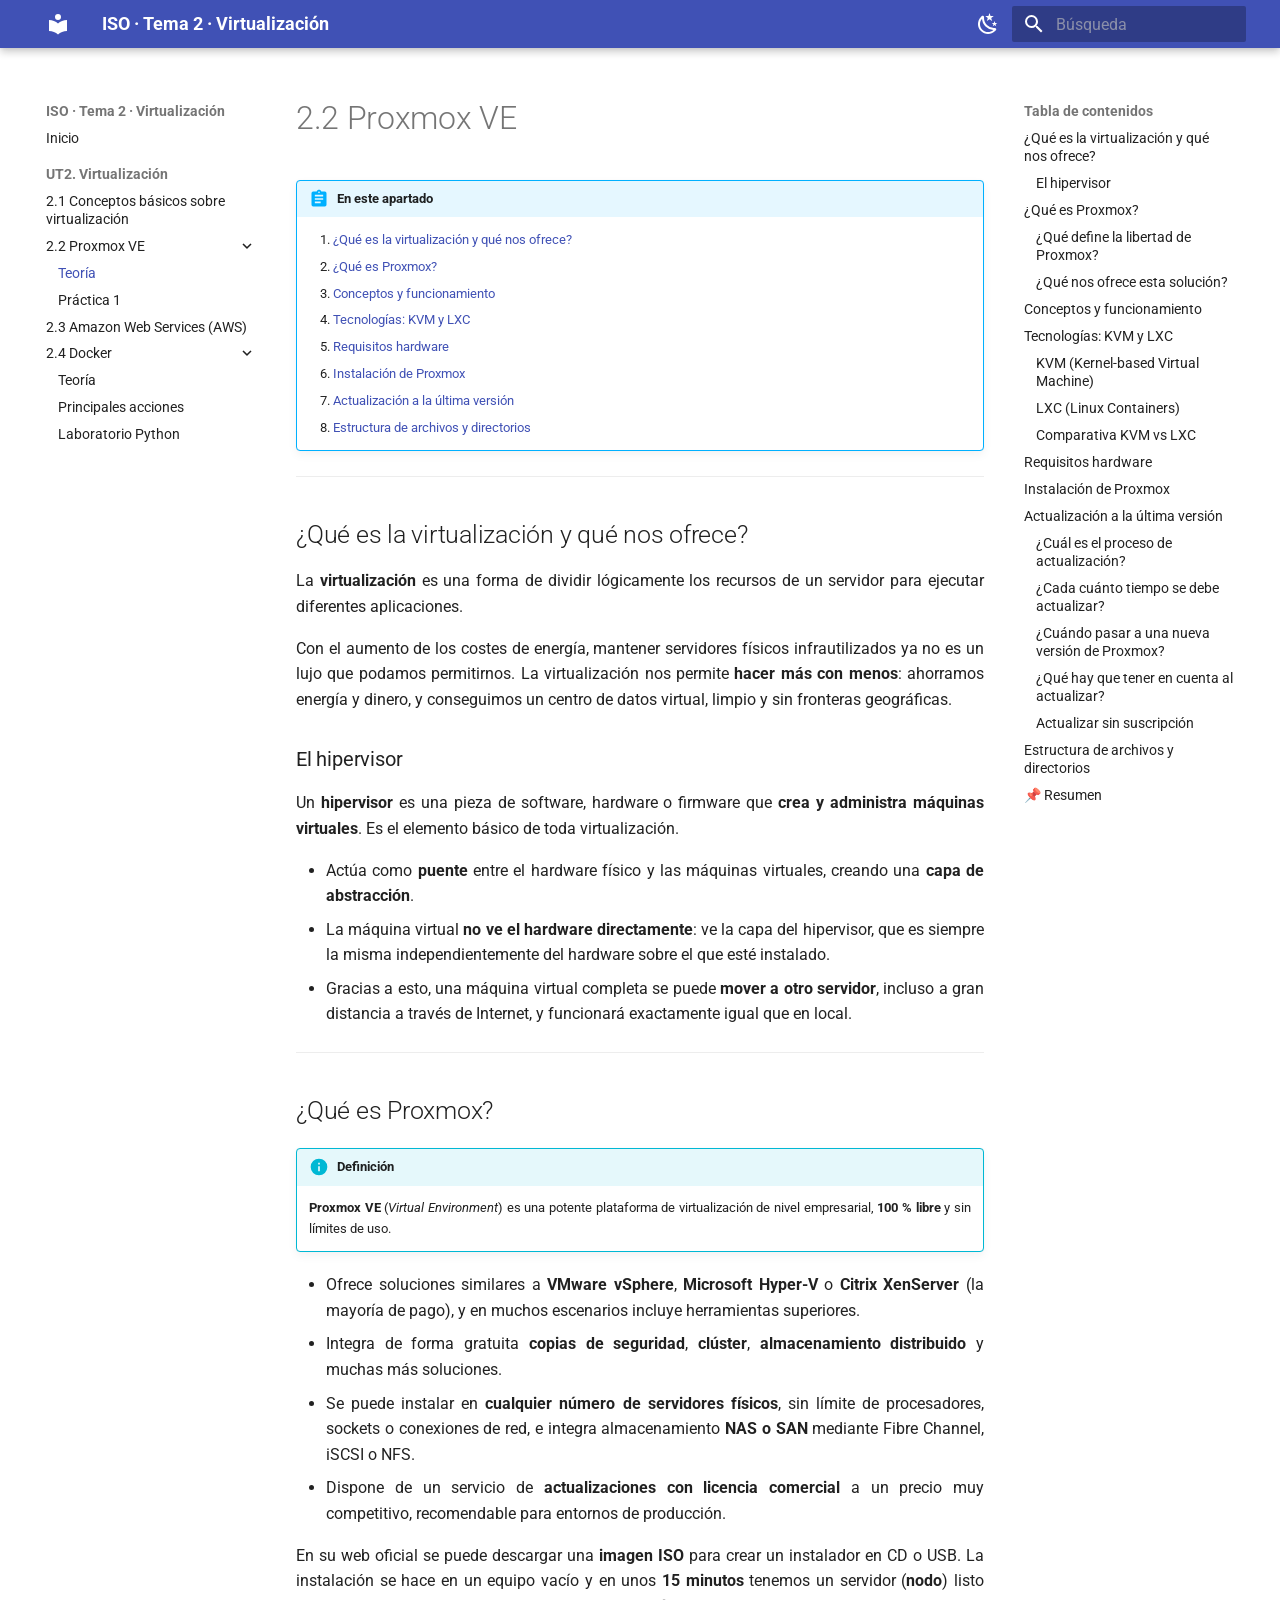
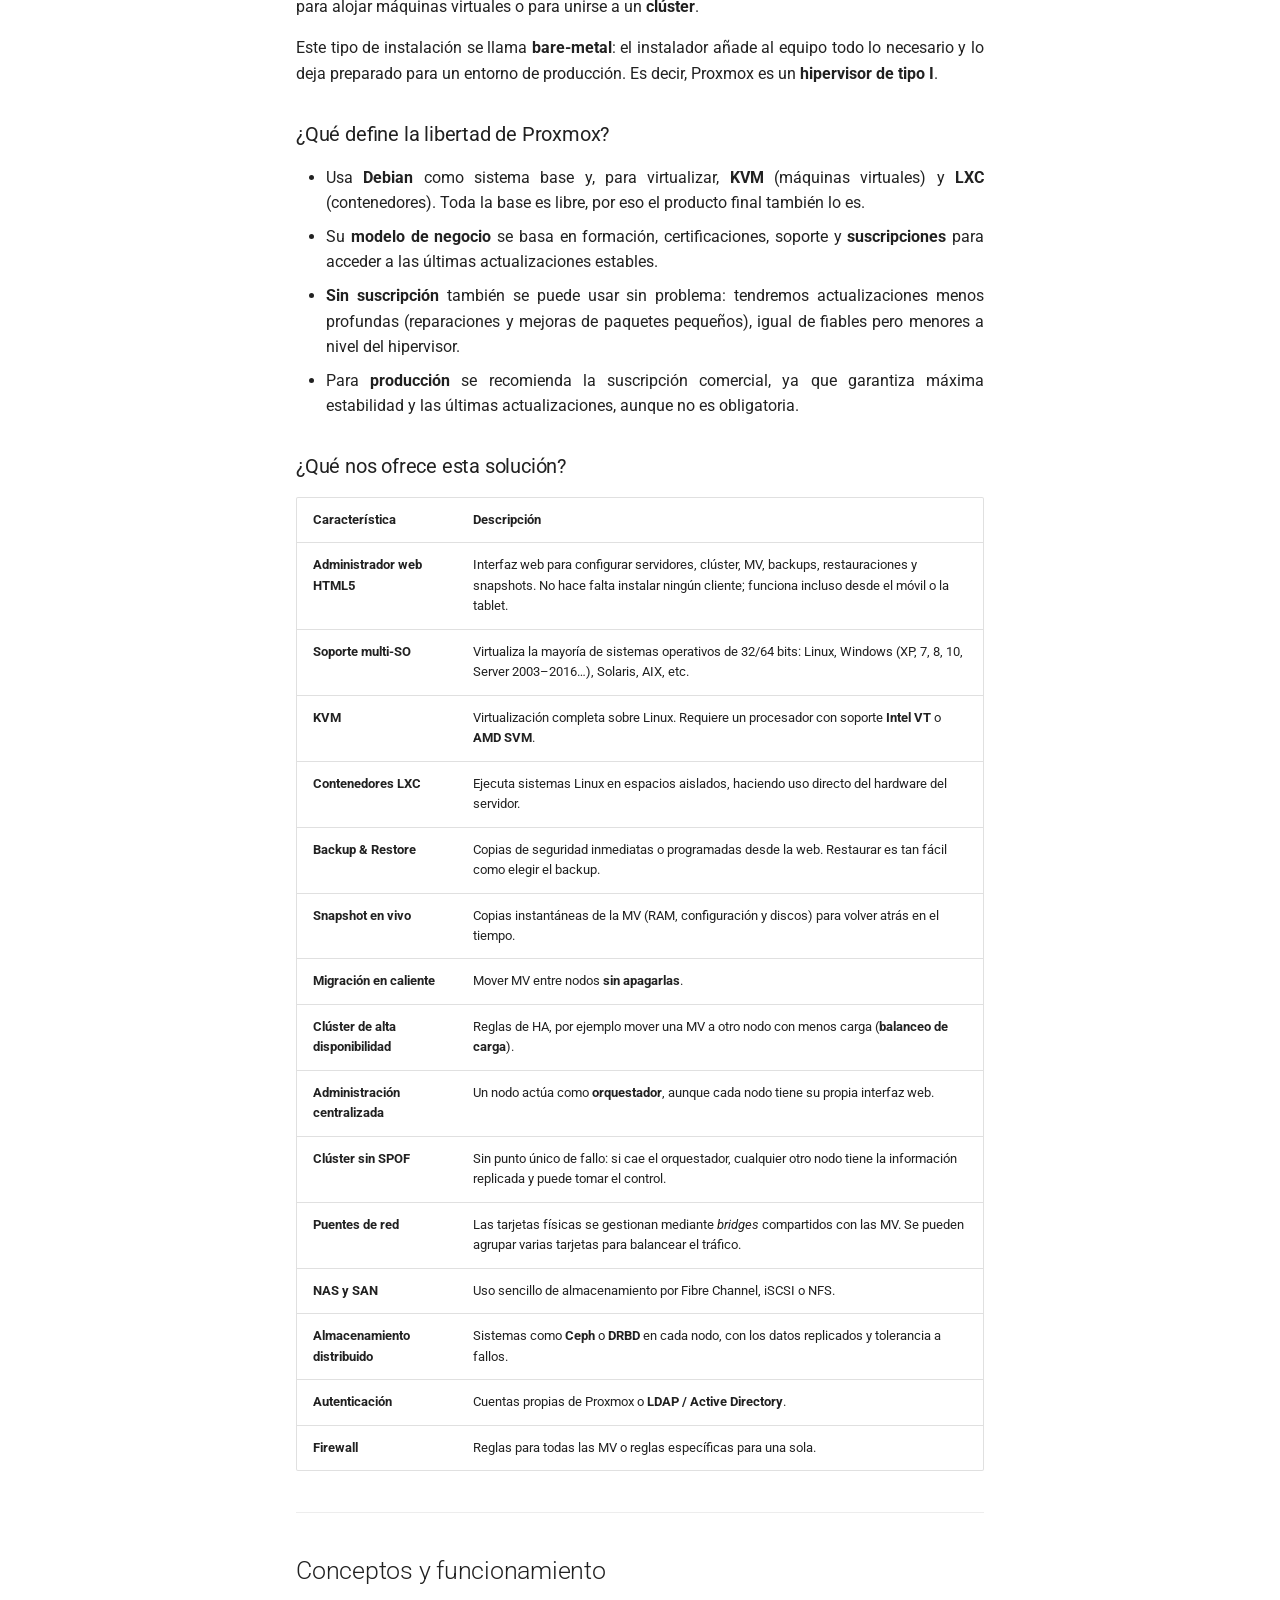
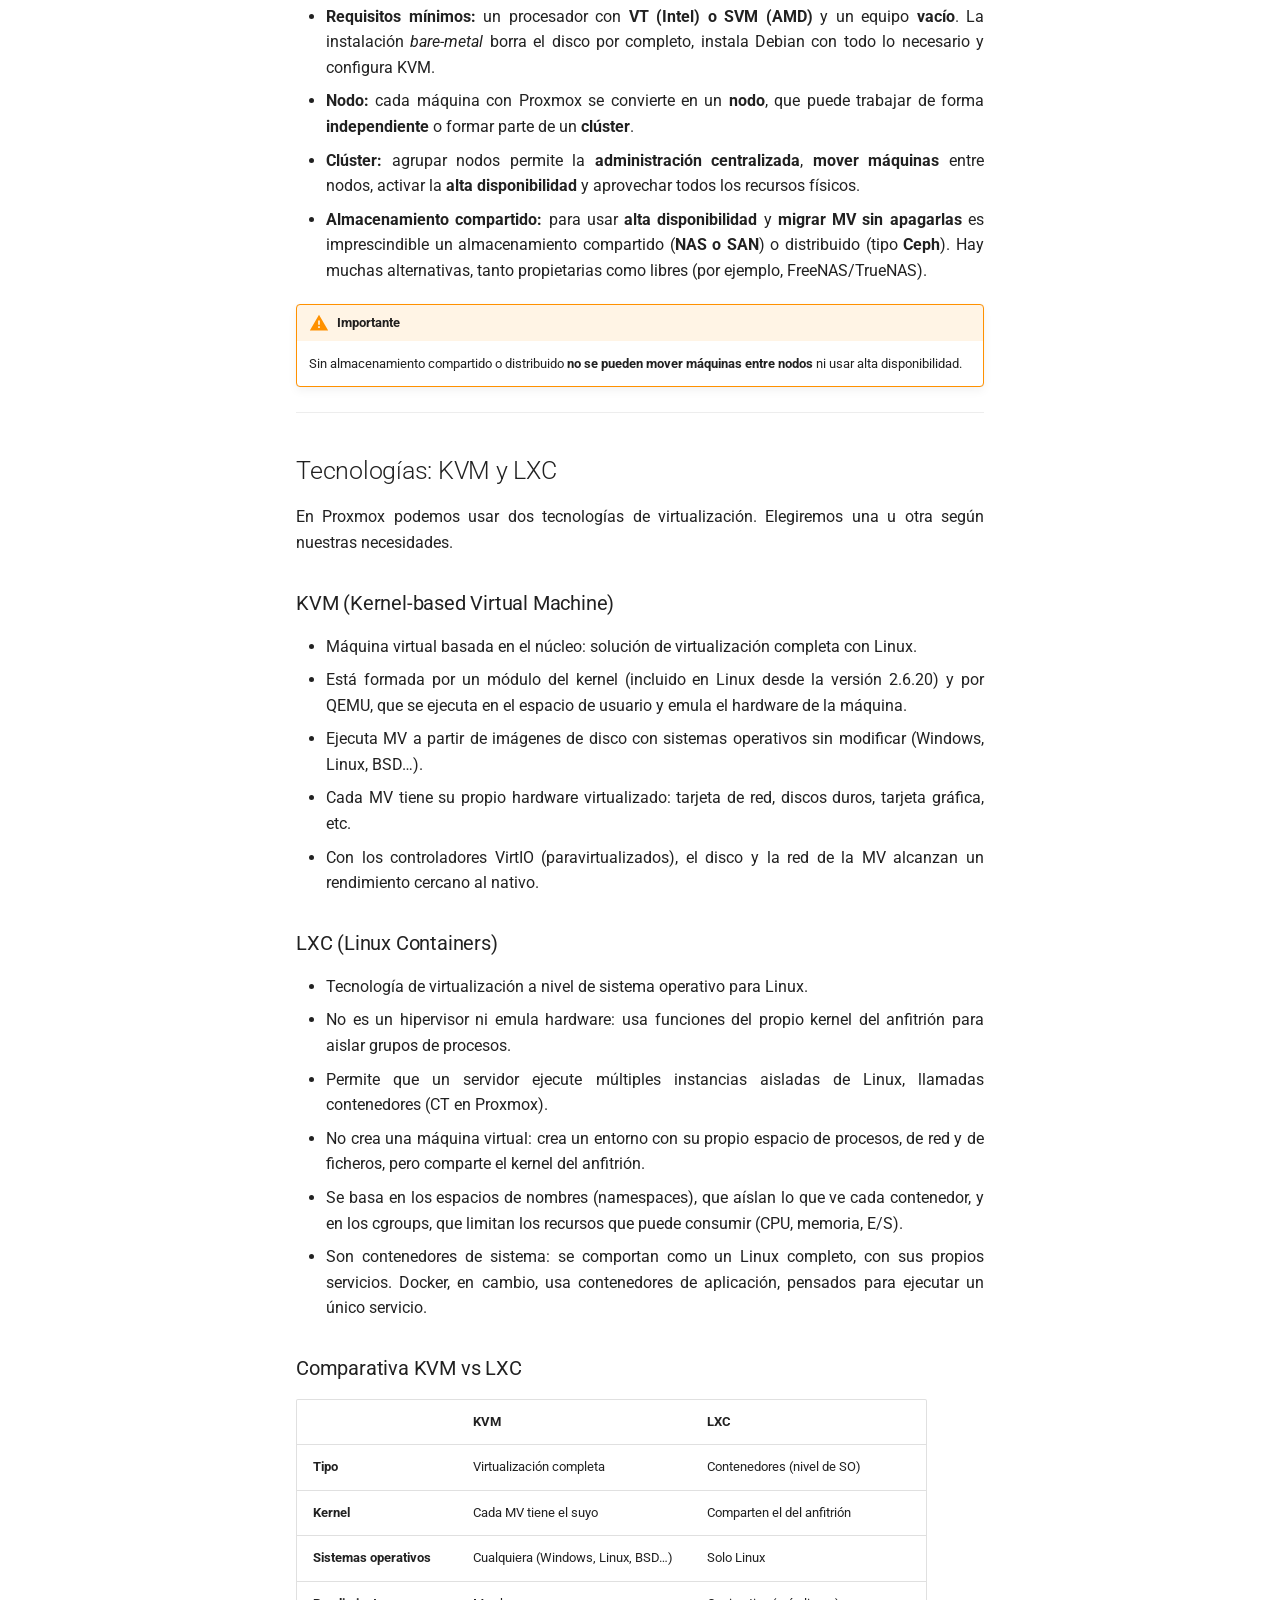
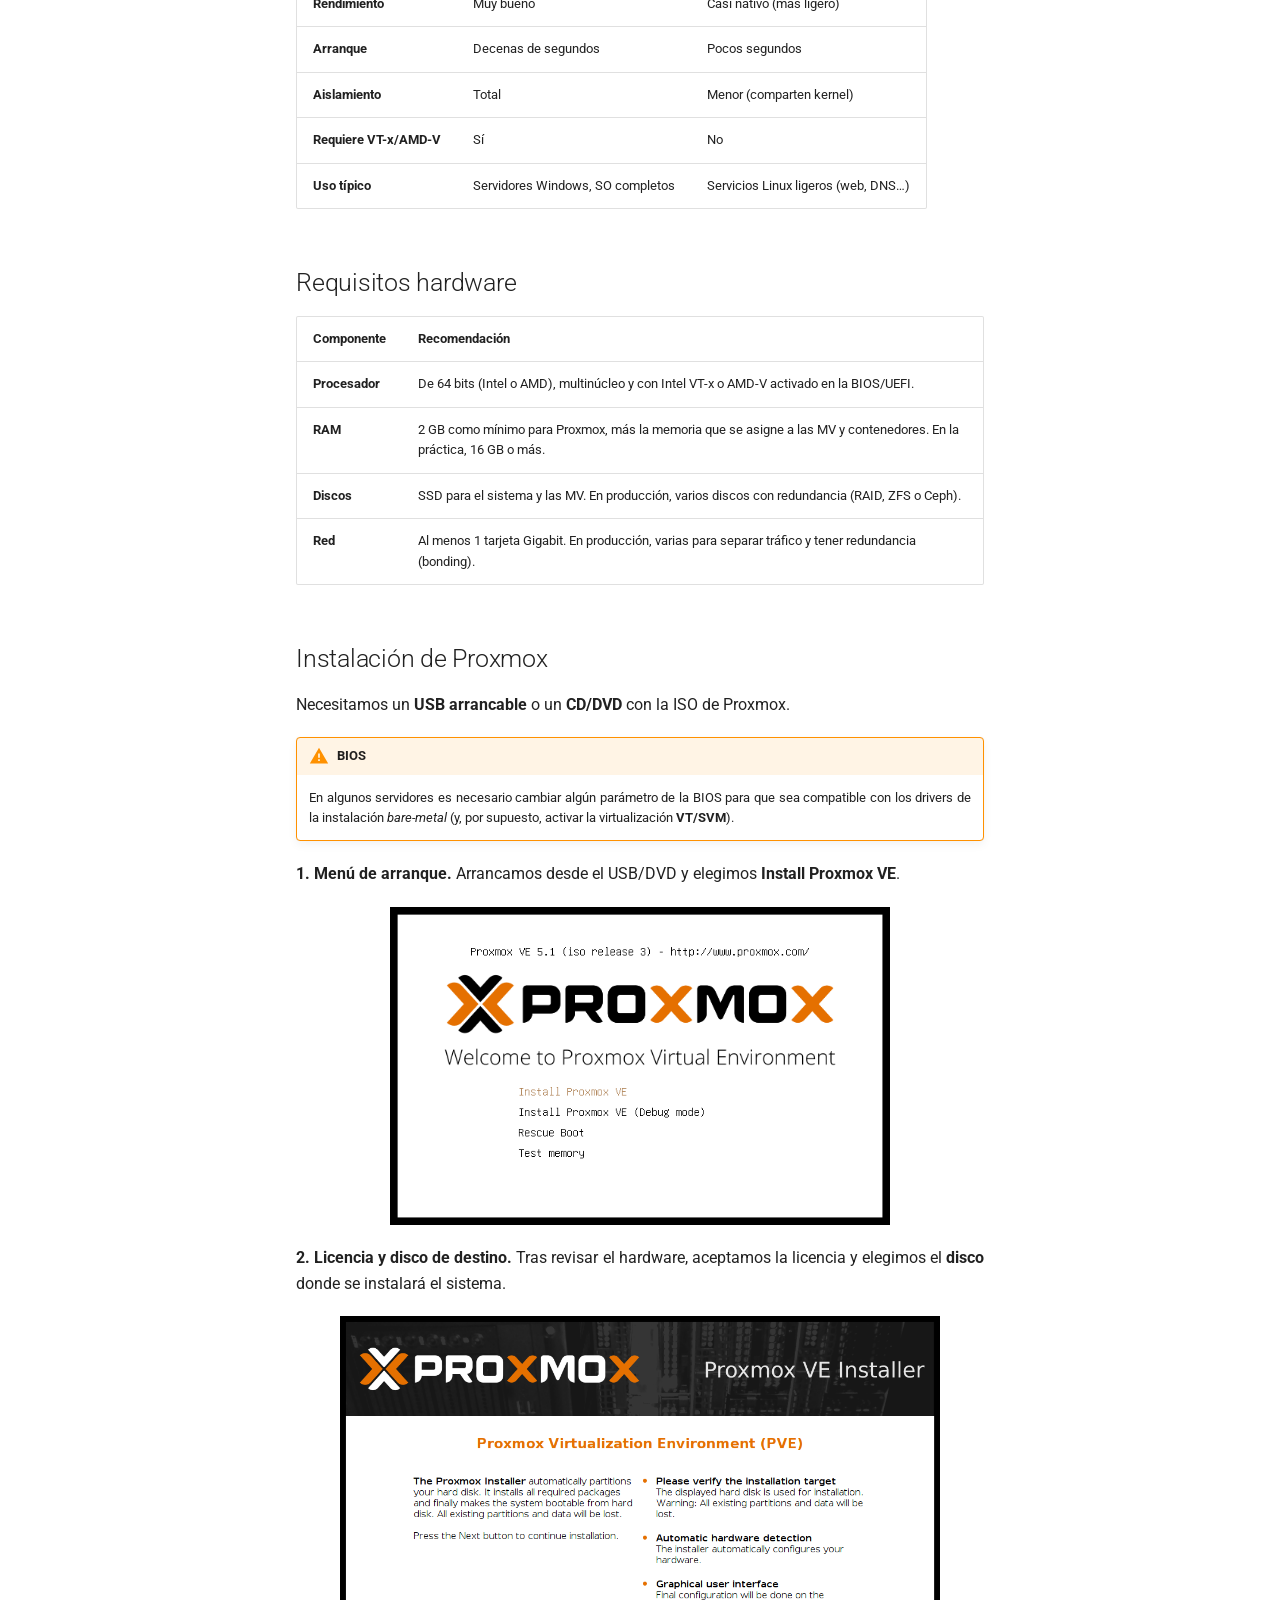
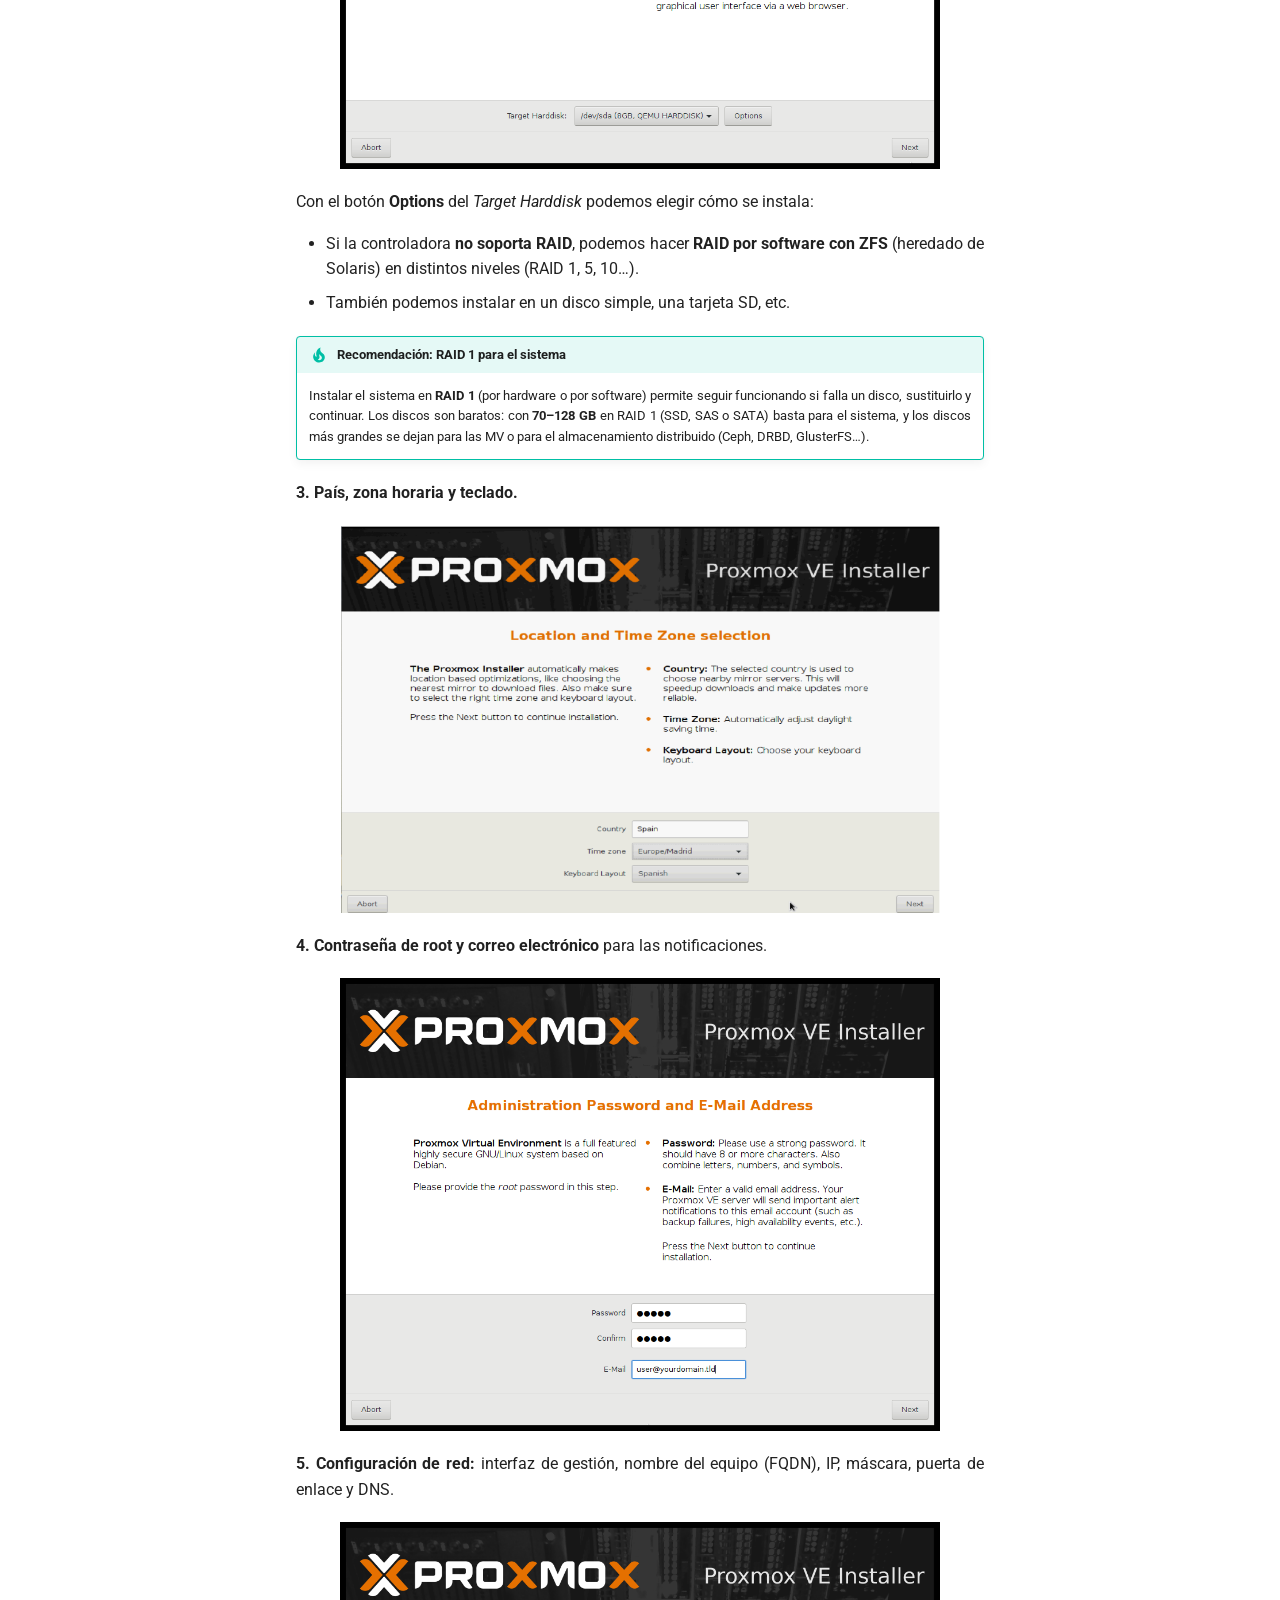
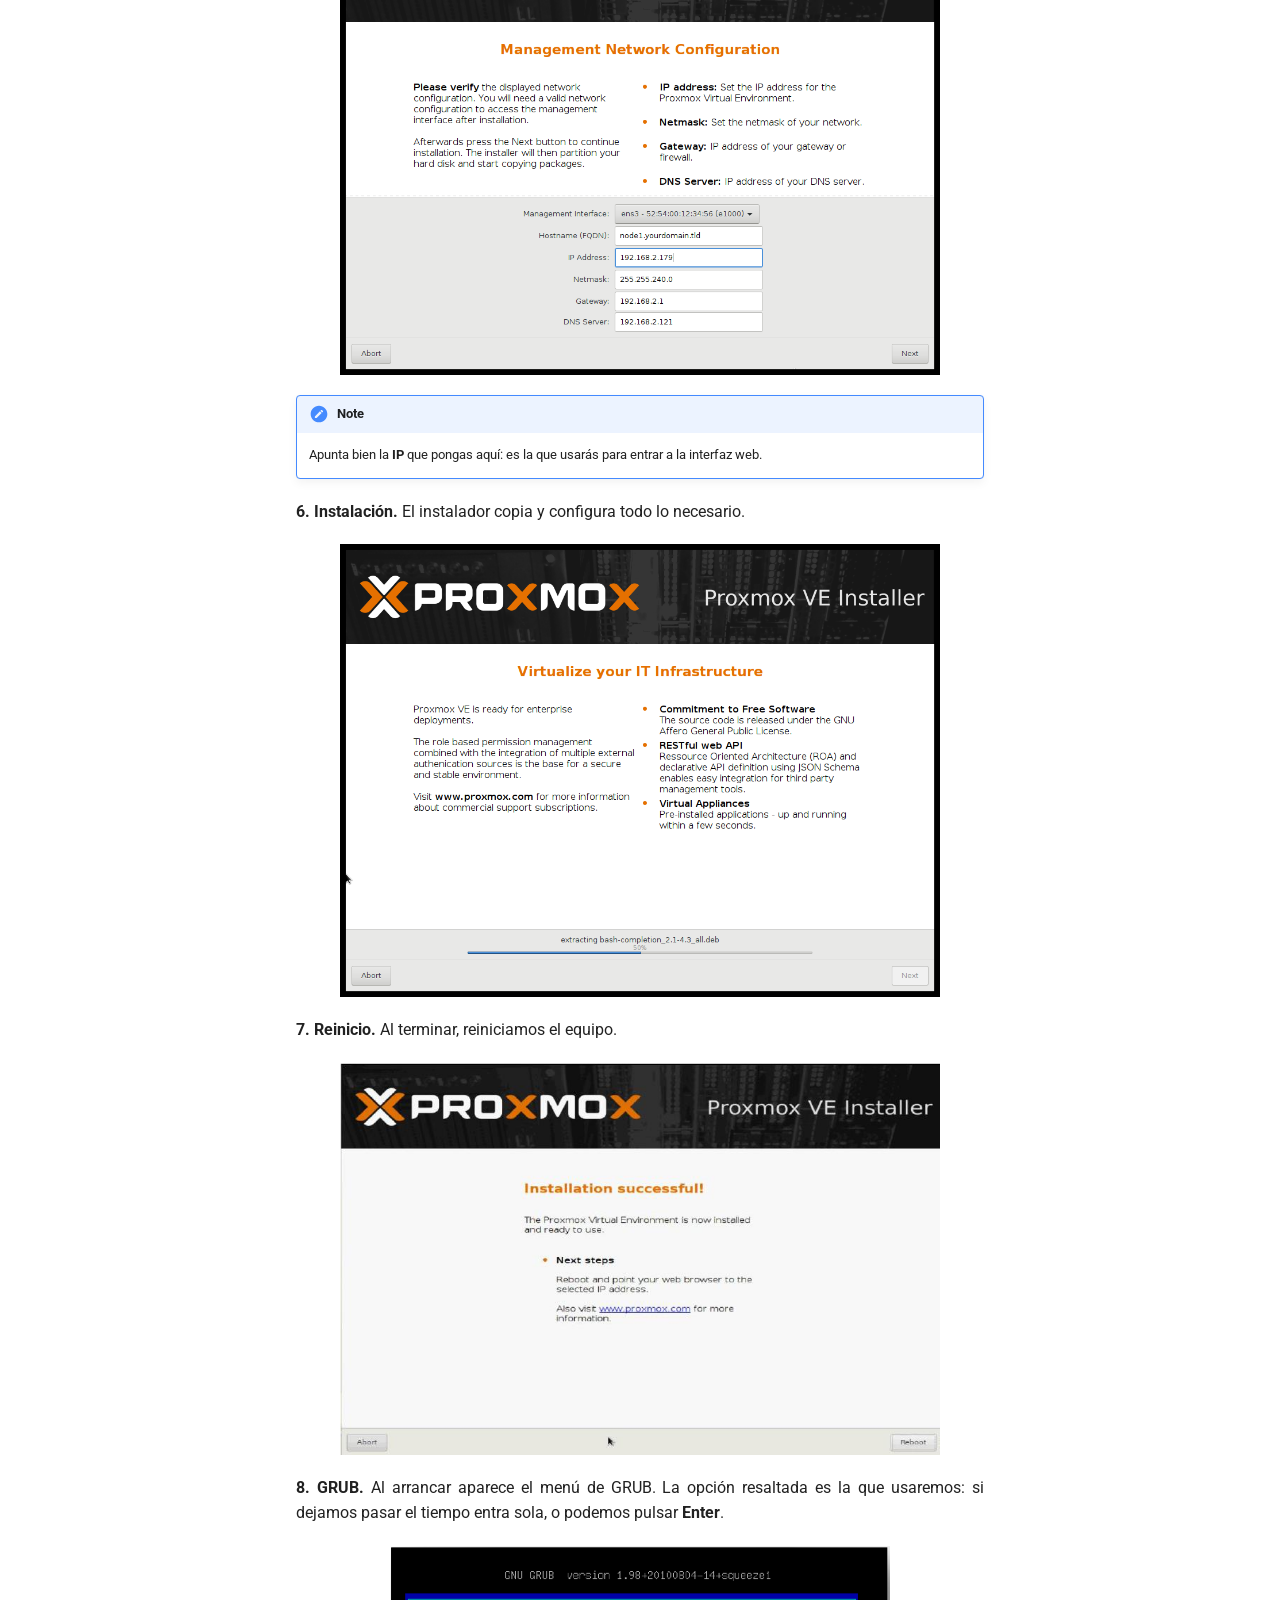
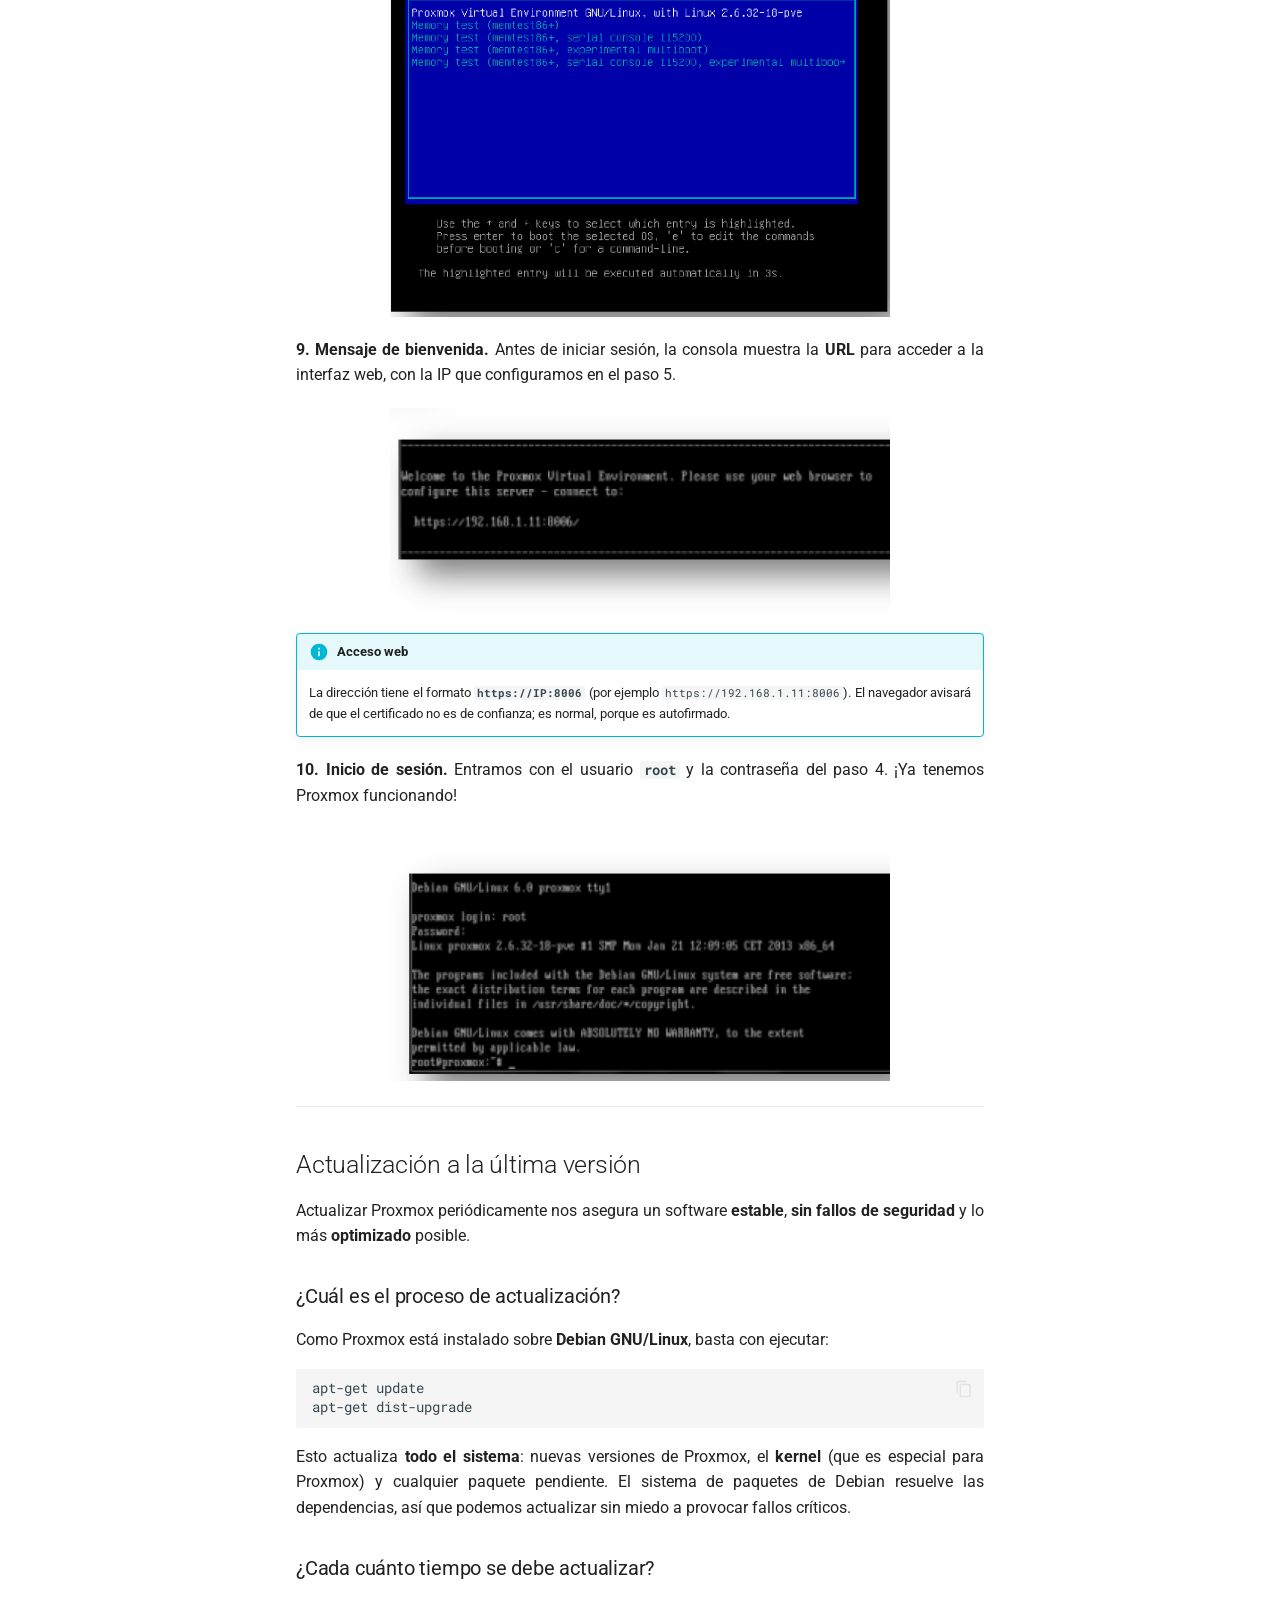
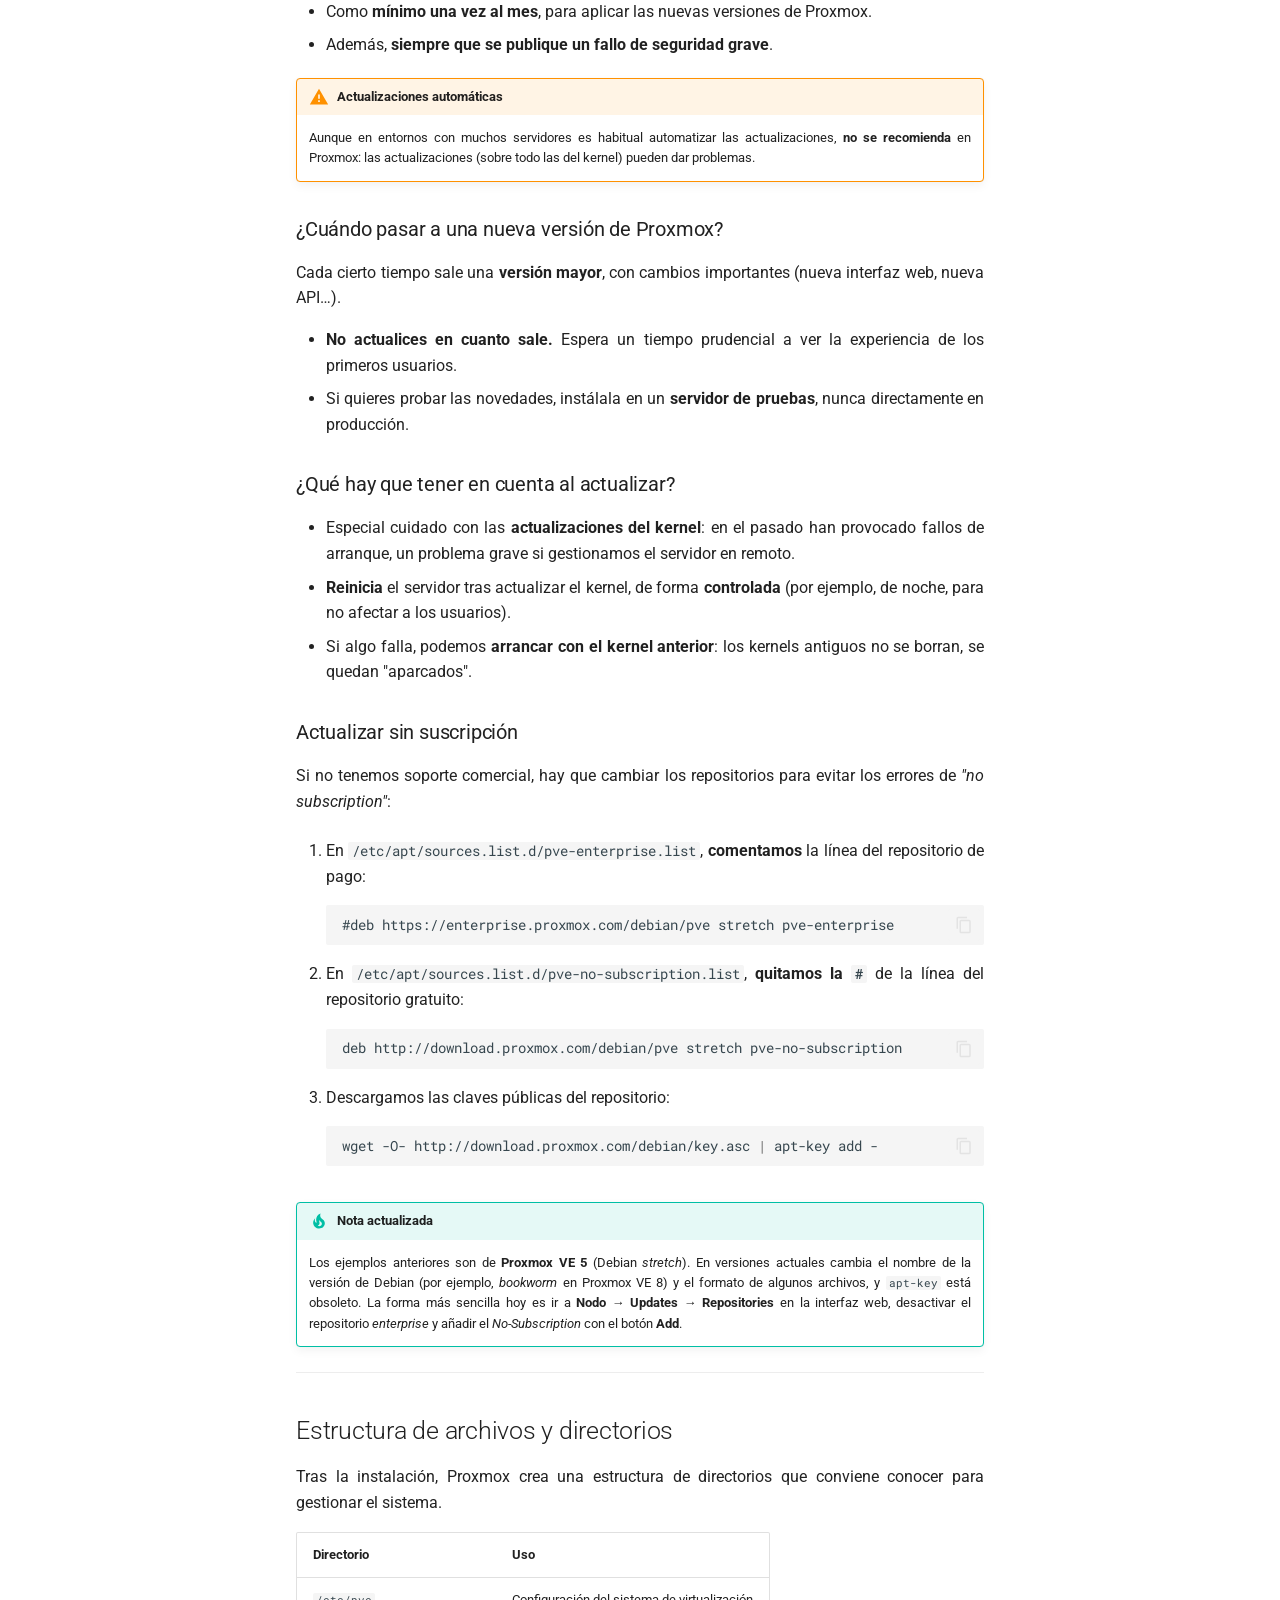
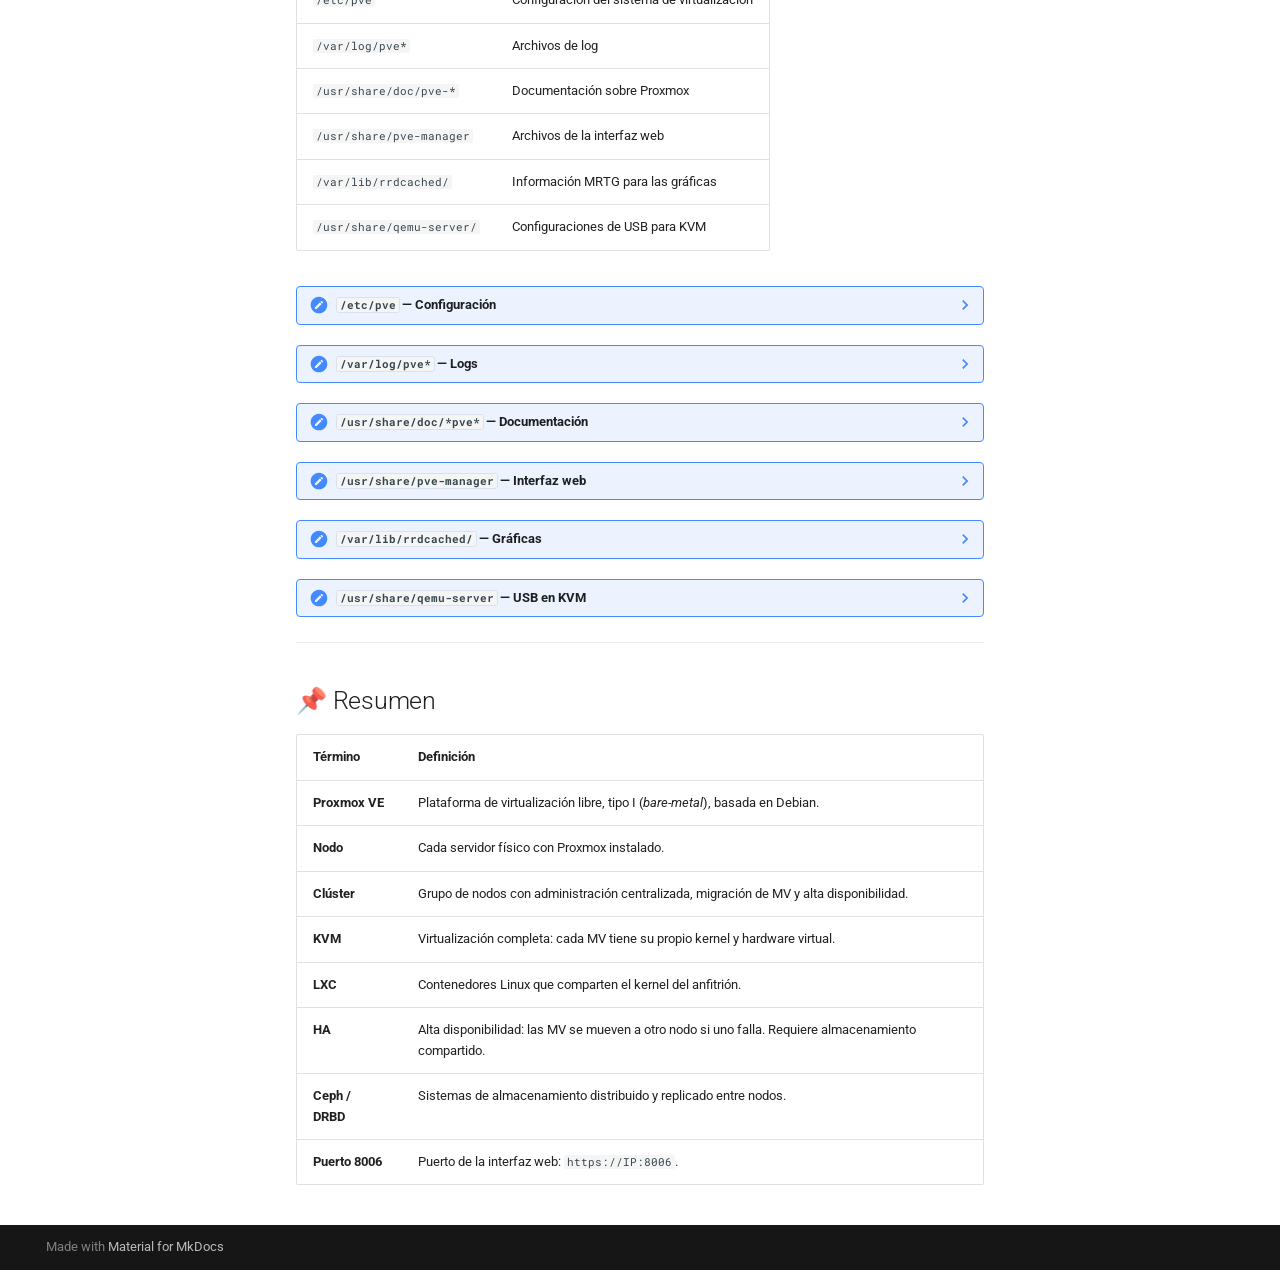
<file: iso-ut2.2-proxmox/index.html>
<!doctype html>
<html lang="es" class="no-js">
  <head>
    
      <meta charset="utf-8">
      <meta name="viewport" content="width=device-width,initial-scale=1">
      
        <meta name="description" content="Apuntes del módulo Implantación de Sistemas Operativos (ASIR) - Tema 2">
      
      
      
      
        <link rel="prev" href="../iso-ut2.1-conceptos-virtualizacion/">
      
      
        <link rel="next" href="../iso-ut2-practica1-proxmox/">
      
      
        
      
      
      <link rel="icon" href="../assets/images/favicon.png">
      <meta name="generator" content="mkdocs-1.6.1, mkdocs-material-9.7.7">
    
    
      
        <title>Teoría - ISO · Tema 2 · Virtualización</title>
      
    
    
      <link rel="stylesheet" href="../assets/stylesheets/main.ec1eaa64.min.css">
      
        
        <link rel="stylesheet" href="../assets/stylesheets/palette.ab4e12ef.min.css">
      
      


    
    
      
    
    
      
        
        
        <link rel="preconnect" href="https://fonts.gstatic.com" crossorigin>
        <link rel="stylesheet" href="https://fonts.googleapis.com/css?family=Roboto:300,300i,400,400i,700,700i%7CRoboto+Mono:400,400i,700,700i&display=fallback">
        <style>:root{--md-text-font:"Roboto";--md-code-font:"Roboto Mono"}</style>
      
    
    
      <link rel="stylesheet" href="../assets/extra.css">
    
      <link rel="stylesheet" href="../docker/stylesheets/docker.css">
    
    <script>__md_scope=new URL("..",location),__md_hash=e=>[...e].reduce(((e,_)=>(e<<5)-e+_.charCodeAt(0)),0),__md_get=(e,_=localStorage,t=__md_scope)=>JSON.parse(_.getItem(t.pathname+"."+e)),__md_set=(e,_,t=localStorage,a=__md_scope)=>{try{t.setItem(a.pathname+"."+e,JSON.stringify(_))}catch(e){}}</script>
    
      

    
    
  </head>
  
  
    
    
      
    
    
    
    
    <body dir="ltr" data-md-color-scheme="default" data-md-color-primary="indigo" data-md-color-accent="indigo">
  
    
    <input class="md-toggle" data-md-toggle="drawer" type="checkbox" id="__drawer" autocomplete="off">
    <input class="md-toggle" data-md-toggle="search" type="checkbox" id="__search" autocomplete="off">
    <label class="md-overlay" for="__drawer"></label>
    <div data-md-component="skip">
      
        
        <a href="#22-proxmox-ve" class="md-skip">
          Saltar a contenido
        </a>
      
    </div>
    <div data-md-component="announce">
      
    </div>
    
    
      

  

<header class="md-header md-header--shadow" data-md-component="header">
  <nav class="md-header__inner md-grid" aria-label="Cabecera">
    <a href=".." title="ISO · Tema 2 · Virtualización" class="md-header__button md-logo" aria-label="ISO · Tema 2 · Virtualización" data-md-component="logo">
      
  
  <svg xmlns="http://www.w3.org/2000/svg" viewBox="0 0 24 24"><path d="M12 8a3 3 0 0 0 3-3 3 3 0 0 0-3-3 3 3 0 0 0-3 3 3 3 0 0 0 3 3m0 3.54C9.64 9.35 6.5 8 3 8v11c3.5 0 6.64 1.35 9 3.54 2.36-2.19 5.5-3.54 9-3.54V8c-3.5 0-6.64 1.35-9 3.54"/></svg>

    </a>
    <label class="md-header__button md-icon" for="__drawer">
      
      <svg xmlns="http://www.w3.org/2000/svg" viewBox="0 0 24 24"><path d="M3 6h18v2H3zm0 5h18v2H3zm0 5h18v2H3z"/></svg>
    </label>
    <div class="md-header__title" data-md-component="header-title">
      <div class="md-header__ellipsis">
        <div class="md-header__topic">
          <span class="md-ellipsis">
            ISO · Tema 2 · Virtualización
          </span>
        </div>
        <div class="md-header__topic" data-md-component="header-topic">
          <span class="md-ellipsis">
            
              Teoría
            
          </span>
        </div>
      </div>
    </div>
    
      
        <form class="md-header__option" data-md-component="palette">
  
    
    
    
    <input class="md-option" data-md-color-media="" data-md-color-scheme="default" data-md-color-primary="indigo" data-md-color-accent="indigo"  aria-label="Modo oscuro"  type="radio" name="__palette" id="__palette_0">
    
      <label class="md-header__button md-icon" title="Modo oscuro" for="__palette_1" hidden>
        <svg xmlns="http://www.w3.org/2000/svg" viewBox="0 0 24 24"><path d="m17.75 4.09-2.53 1.94.91 3.06-2.63-1.81-2.63 1.81.91-3.06-2.53-1.94L12.44 4l1.06-3 1.06 3zm3.5 6.91-1.64 1.25.59 1.98-1.7-1.17-1.7 1.17.59-1.98L15.75 11l2.06-.05L18.5 9l.69 1.95zm-2.28 4.95c.83-.08 1.72 1.1 1.19 1.85-.32.45-.66.87-1.08 1.27C15.17 23 8.84 23 4.94 19.07c-3.91-3.9-3.91-10.24 0-14.14.4-.4.82-.76 1.27-1.08.75-.53 1.93.36 1.85 1.19-.27 2.86.69 5.83 2.89 8.02a9.96 9.96 0 0 0 8.02 2.89m-1.64 2.02a12.08 12.08 0 0 1-7.8-3.47c-2.17-2.19-3.33-5-3.49-7.82-2.81 3.14-2.7 7.96.31 10.98 3.02 3.01 7.84 3.12 10.98.31"/></svg>
      </label>
    
  
    
    
    
    <input class="md-option" data-md-color-media="" data-md-color-scheme="slate" data-md-color-primary="indigo" data-md-color-accent="indigo"  aria-label="Modo claro"  type="radio" name="__palette" id="__palette_1">
    
      <label class="md-header__button md-icon" title="Modo claro" for="__palette_0" hidden>
        <svg xmlns="http://www.w3.org/2000/svg" viewBox="0 0 24 24"><path d="M12 7a5 5 0 0 1 5 5 5 5 0 0 1-5 5 5 5 0 0 1-5-5 5 5 0 0 1 5-5m0 2a3 3 0 0 0-3 3 3 3 0 0 0 3 3 3 3 0 0 0 3-3 3 3 0 0 0-3-3m0-7 2.39 3.42C13.65 5.15 12.84 5 12 5s-1.65.15-2.39.42zM3.34 7l4.16-.35A7.2 7.2 0 0 0 5.94 8.5c-.44.74-.69 1.5-.83 2.29zm.02 10 1.76-3.77a7.131 7.131 0 0 0 2.38 4.14zM20.65 7l-1.77 3.79a7.02 7.02 0 0 0-2.38-4.15zm-.01 10-4.14.36c.59-.51 1.12-1.14 1.54-1.86.42-.73.69-1.5.83-2.29zM12 22l-2.41-3.44c.74.27 1.55.44 2.41.44.82 0 1.63-.17 2.37-.44z"/></svg>
      </label>
    
  
</form>
      
    
    
      <script>var palette=__md_get("__palette");if(palette&&palette.color){if("(prefers-color-scheme)"===palette.color.media){var media=matchMedia("(prefers-color-scheme: light)"),input=document.querySelector(media.matches?"[data-md-color-media='(prefers-color-scheme: light)']":"[data-md-color-media='(prefers-color-scheme: dark)']");palette.color.media=input.getAttribute("data-md-color-media"),palette.color.scheme=input.getAttribute("data-md-color-scheme"),palette.color.primary=input.getAttribute("data-md-color-primary"),palette.color.accent=input.getAttribute("data-md-color-accent")}for(var[key,value]of Object.entries(palette.color))document.body.setAttribute("data-md-color-"+key,value)}</script>
    
    
    
      
      
        <label class="md-header__button md-icon" for="__search">
          
          <svg xmlns="http://www.w3.org/2000/svg" viewBox="0 0 24 24"><path d="M9.5 3A6.5 6.5 0 0 1 16 9.5c0 1.61-.59 3.09-1.56 4.23l.27.27h.79l5 5-1.5 1.5-5-5v-.79l-.27-.27A6.52 6.52 0 0 1 9.5 16 6.5 6.5 0 0 1 3 9.5 6.5 6.5 0 0 1 9.5 3m0 2C7 5 5 7 5 9.5S7 14 9.5 14 14 12 14 9.5 12 5 9.5 5"/></svg>
        </label>
        <div class="md-search" data-md-component="search" role="dialog">
  <label class="md-search__overlay" for="__search"></label>
  <div class="md-search__inner" role="search">
    <form class="md-search__form" name="search">
      <input type="text" class="md-search__input" name="query" aria-label="Búsqueda" placeholder="Búsqueda" autocapitalize="off" autocorrect="off" autocomplete="off" spellcheck="false" data-md-component="search-query" required>
      <label class="md-search__icon md-icon" for="__search">
        
        <svg xmlns="http://www.w3.org/2000/svg" viewBox="0 0 24 24"><path d="M9.5 3A6.5 6.5 0 0 1 16 9.5c0 1.61-.59 3.09-1.56 4.23l.27.27h.79l5 5-1.5 1.5-5-5v-.79l-.27-.27A6.52 6.52 0 0 1 9.5 16 6.5 6.5 0 0 1 3 9.5 6.5 6.5 0 0 1 9.5 3m0 2C7 5 5 7 5 9.5S7 14 9.5 14 14 12 14 9.5 12 5 9.5 5"/></svg>
        
        <svg xmlns="http://www.w3.org/2000/svg" viewBox="0 0 24 24"><path d="M20 11v2H8l5.5 5.5-1.42 1.42L4.16 12l7.92-7.92L13.5 5.5 8 11z"/></svg>
      </label>
      <nav class="md-search__options" aria-label="Buscar">
        
        <button type="reset" class="md-search__icon md-icon" title="Limpiar" aria-label="Limpiar" tabindex="-1">
          
          <svg xmlns="http://www.w3.org/2000/svg" viewBox="0 0 24 24"><path d="M19 6.41 17.59 5 12 10.59 6.41 5 5 6.41 10.59 12 5 17.59 6.41 19 12 13.41 17.59 19 19 17.59 13.41 12z"/></svg>
        </button>
      </nav>
      
    </form>
    <div class="md-search__output">
      <div class="md-search__scrollwrap" tabindex="0" data-md-scrollfix>
        <div class="md-search-result" data-md-component="search-result">
          <div class="md-search-result__meta">
            Inicializando búsqueda
          </div>
          <ol class="md-search-result__list" role="presentation"></ol>
        </div>
      </div>
    </div>
  </div>
</div>
      
    
    
  </nav>
  
</header>
    
    <div class="md-container" data-md-component="container">
      
      
        
          
        
      
      <main class="md-main" data-md-component="main">
        <div class="md-main__inner md-grid">
          
            
              
              <div class="md-sidebar md-sidebar--primary" data-md-component="sidebar" data-md-type="navigation" >
                <div class="md-sidebar__scrollwrap">
                  <div class="md-sidebar__inner">
                    



<nav class="md-nav md-nav--primary" aria-label="Navegación" data-md-level="0">
  <label class="md-nav__title" for="__drawer">
    <a href=".." title="ISO · Tema 2 · Virtualización" class="md-nav__button md-logo" aria-label="ISO · Tema 2 · Virtualización" data-md-component="logo">
      
  
  <svg xmlns="http://www.w3.org/2000/svg" viewBox="0 0 24 24"><path d="M12 8a3 3 0 0 0 3-3 3 3 0 0 0-3-3 3 3 0 0 0-3 3 3 3 0 0 0 3 3m0 3.54C9.64 9.35 6.5 8 3 8v11c3.5 0 6.64 1.35 9 3.54 2.36-2.19 5.5-3.54 9-3.54V8c-3.5 0-6.64 1.35-9 3.54"/></svg>

    </a>
    ISO · Tema 2 · Virtualización
  </label>
  
  <ul class="md-nav__list" data-md-scrollfix>
    
      
      
  
  
  
  
    <li class="md-nav__item">
      <a href=".." class="md-nav__link">
        
  
  
  <span class="md-ellipsis">
    
  
    Inicio
  

    
  </span>
  
  

      </a>
    </li>
  

    
      
      
  
  
    
  
  
  
    
    
    
    
      
        
        
      
    
    
    <li class="md-nav__item md-nav__item--active md-nav__item--section md-nav__item--nested">
      
        
        
        <input class="md-nav__toggle md-toggle " type="checkbox" id="__nav_2" checked>
        
          
          <label class="md-nav__link" for="__nav_2" id="__nav_2_label" tabindex="">
            
  
  
  <span class="md-ellipsis">
    
  
    UT2. Virtualización
  

    
  </span>
  
  

            <span class="md-nav__icon md-icon"></span>
          </label>
        
        <nav class="md-nav" data-md-level="1" aria-labelledby="__nav_2_label" aria-expanded="true">
          <label class="md-nav__title" for="__nav_2">
            <span class="md-nav__icon md-icon"></span>
            
  
    UT2. Virtualización
  

          </label>
          <ul class="md-nav__list" data-md-scrollfix>
            
              
                
  
  
  
  
    <li class="md-nav__item">
      <a href="../iso-ut2.1-conceptos-virtualizacion/" class="md-nav__link">
        
  
  
  <span class="md-ellipsis">
    
  
    2.1 Conceptos básicos sobre virtualización
  

    
  </span>
  
  

      </a>
    </li>
  

              
            
              
                
  
  
    
  
  
  
    
    
    
    
      
    
    
    <li class="md-nav__item md-nav__item--active md-nav__item--nested">
      
        
        
        <input class="md-nav__toggle md-toggle " type="checkbox" id="__nav_2_2" checked>
        
          
          <label class="md-nav__link" for="__nav_2_2" id="__nav_2_2_label" tabindex="0">
            
  
  
  <span class="md-ellipsis">
    
  
    2.2 Proxmox VE
  

    
  </span>
  
  

            <span class="md-nav__icon md-icon"></span>
          </label>
        
        <nav class="md-nav" data-md-level="2" aria-labelledby="__nav_2_2_label" aria-expanded="true">
          <label class="md-nav__title" for="__nav_2_2">
            <span class="md-nav__icon md-icon"></span>
            
  
    2.2 Proxmox VE
  

          </label>
          <ul class="md-nav__list" data-md-scrollfix>
            
              
                
  
  
    
  
  
  
    <li class="md-nav__item md-nav__item--active">
      
      <input class="md-nav__toggle md-toggle" type="checkbox" id="__toc">
      
      
        
      
      
        <label class="md-nav__link md-nav__link--active" for="__toc">
          
  
  
  <span class="md-ellipsis">
    
  
    Teoría
  

    
  </span>
  
  

          <span class="md-nav__icon md-icon"></span>
        </label>
      
      <a href="./" class="md-nav__link md-nav__link--active">
        
  
  
  <span class="md-ellipsis">
    
  
    Teoría
  

    
  </span>
  
  

      </a>
      
        

<nav class="md-nav md-nav--secondary" aria-label="Tabla de contenidos">
  
  
  
    
  
  
    <label class="md-nav__title" for="__toc">
      <span class="md-nav__icon md-icon"></span>
      Tabla de contenidos
    </label>
    <ul class="md-nav__list" data-md-component="toc" data-md-scrollfix>
      
        <li class="md-nav__item">
  <a href="#que-es-la-virtualizacion-y-que-nos-ofrece" class="md-nav__link">
    <span class="md-ellipsis">
      
        ¿Qué es la virtualización y qué nos ofrece?
      
    </span>
  </a>
  
    <nav class="md-nav" aria-label="¿Qué es la virtualización y qué nos ofrece?">
      <ul class="md-nav__list">
        
          <li class="md-nav__item">
  <a href="#el-hipervisor" class="md-nav__link">
    <span class="md-ellipsis">
      
        El hipervisor
      
    </span>
  </a>
  
</li>
        
      </ul>
    </nav>
  
</li>
      
        <li class="md-nav__item">
  <a href="#que-es-proxmox" class="md-nav__link">
    <span class="md-ellipsis">
      
        ¿Qué es Proxmox?
      
    </span>
  </a>
  
    <nav class="md-nav" aria-label="¿Qué es Proxmox?">
      <ul class="md-nav__list">
        
          <li class="md-nav__item">
  <a href="#que-define-la-libertad-de-proxmox" class="md-nav__link">
    <span class="md-ellipsis">
      
        ¿Qué define la libertad de Proxmox?
      
    </span>
  </a>
  
</li>
        
          <li class="md-nav__item">
  <a href="#que-nos-ofrece-esta-solucion" class="md-nav__link">
    <span class="md-ellipsis">
      
        ¿Qué nos ofrece esta solución?
      
    </span>
  </a>
  
</li>
        
      </ul>
    </nav>
  
</li>
      
        <li class="md-nav__item">
  <a href="#conceptos-y-funcionamiento" class="md-nav__link">
    <span class="md-ellipsis">
      
        Conceptos y funcionamiento
      
    </span>
  </a>
  
</li>
      
        <li class="md-nav__item">
  <a href="#tecnologias-kvm-y-lxc" class="md-nav__link">
    <span class="md-ellipsis">
      
        Tecnologías: KVM y LXC
      
    </span>
  </a>
  
    <nav class="md-nav" aria-label="Tecnologías: KVM y LXC">
      <ul class="md-nav__list">
        
          <li class="md-nav__item">
  <a href="#kvm-kernel-based-virtual-machine" class="md-nav__link">
    <span class="md-ellipsis">
      
        KVM (Kernel-based Virtual Machine)
      
    </span>
  </a>
  
</li>
        
          <li class="md-nav__item">
  <a href="#lxc-linux-containers" class="md-nav__link">
    <span class="md-ellipsis">
      
        LXC (Linux Containers)
      
    </span>
  </a>
  
</li>
        
          <li class="md-nav__item">
  <a href="#comparativa-kvm-vs-lxc" class="md-nav__link">
    <span class="md-ellipsis">
      
        Comparativa KVM vs LXC
      
    </span>
  </a>
  
</li>
        
      </ul>
    </nav>
  
</li>
      
        <li class="md-nav__item">
  <a href="#requisitos-hardware" class="md-nav__link">
    <span class="md-ellipsis">
      
        Requisitos hardware
      
    </span>
  </a>
  
</li>
      
        <li class="md-nav__item">
  <a href="#instalacion-de-proxmox" class="md-nav__link">
    <span class="md-ellipsis">
      
        Instalación de Proxmox
      
    </span>
  </a>
  
</li>
      
        <li class="md-nav__item">
  <a href="#actualizacion-a-la-ultima-version" class="md-nav__link">
    <span class="md-ellipsis">
      
        Actualización a la última versión
      
    </span>
  </a>
  
    <nav class="md-nav" aria-label="Actualización a la última versión">
      <ul class="md-nav__list">
        
          <li class="md-nav__item">
  <a href="#cual-es-el-proceso-de-actualizacion" class="md-nav__link">
    <span class="md-ellipsis">
      
        ¿Cuál es el proceso de actualización?
      
    </span>
  </a>
  
</li>
        
          <li class="md-nav__item">
  <a href="#cada-cuanto-tiempo-se-debe-actualizar" class="md-nav__link">
    <span class="md-ellipsis">
      
        ¿Cada cuánto tiempo se debe actualizar?
      
    </span>
  </a>
  
</li>
        
          <li class="md-nav__item">
  <a href="#cuando-pasar-a-una-nueva-version-de-proxmox" class="md-nav__link">
    <span class="md-ellipsis">
      
        ¿Cuándo pasar a una nueva versión de Proxmox?
      
    </span>
  </a>
  
</li>
        
          <li class="md-nav__item">
  <a href="#que-hay-que-tener-en-cuenta-al-actualizar" class="md-nav__link">
    <span class="md-ellipsis">
      
        ¿Qué hay que tener en cuenta al actualizar?
      
    </span>
  </a>
  
</li>
        
          <li class="md-nav__item">
  <a href="#actualizar-sin-suscripcion" class="md-nav__link">
    <span class="md-ellipsis">
      
        Actualizar sin suscripción
      
    </span>
  </a>
  
</li>
        
      </ul>
    </nav>
  
</li>
      
        <li class="md-nav__item">
  <a href="#estructura-de-archivos-y-directorios" class="md-nav__link">
    <span class="md-ellipsis">
      
        Estructura de archivos y directorios
      
    </span>
  </a>
  
</li>
      
        <li class="md-nav__item">
  <a href="#resumen" class="md-nav__link">
    <span class="md-ellipsis">
      
        📌 Resumen
      
    </span>
  </a>
  
</li>
      
    </ul>
  
</nav>
      
    </li>
  

              
            
              
                
  
  
  
  
    <li class="md-nav__item">
      <a href="../iso-ut2-practica1-proxmox/" class="md-nav__link">
        
  
  
  <span class="md-ellipsis">
    
  
    Práctica 1
  

    
  </span>
  
  

      </a>
    </li>
  

              
            
          </ul>
        </nav>
      
    </li>
  

              
            
              
                
  
  
  
  
    <li class="md-nav__item">
      <a href="../iso-ut2.3-aws/" class="md-nav__link">
        
  
  
  <span class="md-ellipsis">
    
  
    2.3 Amazon Web Services (AWS)
  

    
  </span>
  
  

      </a>
    </li>
  

              
            
              
                
  
  
  
  
    
    
    
    
      
    
    
    <li class="md-nav__item md-nav__item--nested">
      
        
        
          
        
        <input class="md-nav__toggle md-toggle md-toggle--indeterminate" type="checkbox" id="__nav_2_4" >
        
          
          <label class="md-nav__link" for="__nav_2_4" id="__nav_2_4_label" tabindex="0">
            
  
  
  <span class="md-ellipsis">
    
  
    2.4 Docker
  

    
  </span>
  
  

            <span class="md-nav__icon md-icon"></span>
          </label>
        
        <nav class="md-nav" data-md-level="2" aria-labelledby="__nav_2_4_label" aria-expanded="false">
          <label class="md-nav__title" for="__nav_2_4">
            <span class="md-nav__icon md-icon"></span>
            
  
    2.4 Docker
  

          </label>
          <ul class="md-nav__list" data-md-scrollfix>
            
              
                
  
  
  
  
    <li class="md-nav__item">
      <a href="../docker/" class="md-nav__link">
        
  
  
  <span class="md-ellipsis">
    
  
    Teoría
  

    
  </span>
  
  

      </a>
    </li>
  

              
            
              
                
  
  
  
  
    <li class="md-nav__item">
      <a href="../docker/acciones/" class="md-nav__link">
        
  
  
  <span class="md-ellipsis">
    
  
    Principales acciones
  

    
  </span>
  
  

      </a>
    </li>
  

              
            
              
                
  
  
  
  
    <li class="md-nav__item">
      <a href="../docker/laboratorio-python/" class="md-nav__link">
        
  
  
  <span class="md-ellipsis">
    
  
    Laboratorio Python
  

    
  </span>
  
  

      </a>
    </li>
  

              
            
          </ul>
        </nav>
      
    </li>
  

              
            
          </ul>
        </nav>
      
    </li>
  

    
  </ul>
</nav>
                  </div>
                </div>
              </div>
            
            
              
              <div class="md-sidebar md-sidebar--secondary" data-md-component="sidebar" data-md-type="toc" >
                <div class="md-sidebar__scrollwrap">
                  <div class="md-sidebar__inner">
                    

<nav class="md-nav md-nav--secondary" aria-label="Tabla de contenidos">
  
  
  
    
  
  
    <label class="md-nav__title" for="__toc">
      <span class="md-nav__icon md-icon"></span>
      Tabla de contenidos
    </label>
    <ul class="md-nav__list" data-md-component="toc" data-md-scrollfix>
      
        <li class="md-nav__item">
  <a href="#que-es-la-virtualizacion-y-que-nos-ofrece" class="md-nav__link">
    <span class="md-ellipsis">
      
        ¿Qué es la virtualización y qué nos ofrece?
      
    </span>
  </a>
  
    <nav class="md-nav" aria-label="¿Qué es la virtualización y qué nos ofrece?">
      <ul class="md-nav__list">
        
          <li class="md-nav__item">
  <a href="#el-hipervisor" class="md-nav__link">
    <span class="md-ellipsis">
      
        El hipervisor
      
    </span>
  </a>
  
</li>
        
      </ul>
    </nav>
  
</li>
      
        <li class="md-nav__item">
  <a href="#que-es-proxmox" class="md-nav__link">
    <span class="md-ellipsis">
      
        ¿Qué es Proxmox?
      
    </span>
  </a>
  
    <nav class="md-nav" aria-label="¿Qué es Proxmox?">
      <ul class="md-nav__list">
        
          <li class="md-nav__item">
  <a href="#que-define-la-libertad-de-proxmox" class="md-nav__link">
    <span class="md-ellipsis">
      
        ¿Qué define la libertad de Proxmox?
      
    </span>
  </a>
  
</li>
        
          <li class="md-nav__item">
  <a href="#que-nos-ofrece-esta-solucion" class="md-nav__link">
    <span class="md-ellipsis">
      
        ¿Qué nos ofrece esta solución?
      
    </span>
  </a>
  
</li>
        
      </ul>
    </nav>
  
</li>
      
        <li class="md-nav__item">
  <a href="#conceptos-y-funcionamiento" class="md-nav__link">
    <span class="md-ellipsis">
      
        Conceptos y funcionamiento
      
    </span>
  </a>
  
</li>
      
        <li class="md-nav__item">
  <a href="#tecnologias-kvm-y-lxc" class="md-nav__link">
    <span class="md-ellipsis">
      
        Tecnologías: KVM y LXC
      
    </span>
  </a>
  
    <nav class="md-nav" aria-label="Tecnologías: KVM y LXC">
      <ul class="md-nav__list">
        
          <li class="md-nav__item">
  <a href="#kvm-kernel-based-virtual-machine" class="md-nav__link">
    <span class="md-ellipsis">
      
        KVM (Kernel-based Virtual Machine)
      
    </span>
  </a>
  
</li>
        
          <li class="md-nav__item">
  <a href="#lxc-linux-containers" class="md-nav__link">
    <span class="md-ellipsis">
      
        LXC (Linux Containers)
      
    </span>
  </a>
  
</li>
        
          <li class="md-nav__item">
  <a href="#comparativa-kvm-vs-lxc" class="md-nav__link">
    <span class="md-ellipsis">
      
        Comparativa KVM vs LXC
      
    </span>
  </a>
  
</li>
        
      </ul>
    </nav>
  
</li>
      
        <li class="md-nav__item">
  <a href="#requisitos-hardware" class="md-nav__link">
    <span class="md-ellipsis">
      
        Requisitos hardware
      
    </span>
  </a>
  
</li>
      
        <li class="md-nav__item">
  <a href="#instalacion-de-proxmox" class="md-nav__link">
    <span class="md-ellipsis">
      
        Instalación de Proxmox
      
    </span>
  </a>
  
</li>
      
        <li class="md-nav__item">
  <a href="#actualizacion-a-la-ultima-version" class="md-nav__link">
    <span class="md-ellipsis">
      
        Actualización a la última versión
      
    </span>
  </a>
  
    <nav class="md-nav" aria-label="Actualización a la última versión">
      <ul class="md-nav__list">
        
          <li class="md-nav__item">
  <a href="#cual-es-el-proceso-de-actualizacion" class="md-nav__link">
    <span class="md-ellipsis">
      
        ¿Cuál es el proceso de actualización?
      
    </span>
  </a>
  
</li>
        
          <li class="md-nav__item">
  <a href="#cada-cuanto-tiempo-se-debe-actualizar" class="md-nav__link">
    <span class="md-ellipsis">
      
        ¿Cada cuánto tiempo se debe actualizar?
      
    </span>
  </a>
  
</li>
        
          <li class="md-nav__item">
  <a href="#cuando-pasar-a-una-nueva-version-de-proxmox" class="md-nav__link">
    <span class="md-ellipsis">
      
        ¿Cuándo pasar a una nueva versión de Proxmox?
      
    </span>
  </a>
  
</li>
        
          <li class="md-nav__item">
  <a href="#que-hay-que-tener-en-cuenta-al-actualizar" class="md-nav__link">
    <span class="md-ellipsis">
      
        ¿Qué hay que tener en cuenta al actualizar?
      
    </span>
  </a>
  
</li>
        
          <li class="md-nav__item">
  <a href="#actualizar-sin-suscripcion" class="md-nav__link">
    <span class="md-ellipsis">
      
        Actualizar sin suscripción
      
    </span>
  </a>
  
</li>
        
      </ul>
    </nav>
  
</li>
      
        <li class="md-nav__item">
  <a href="#estructura-de-archivos-y-directorios" class="md-nav__link">
    <span class="md-ellipsis">
      
        Estructura de archivos y directorios
      
    </span>
  </a>
  
</li>
      
        <li class="md-nav__item">
  <a href="#resumen" class="md-nav__link">
    <span class="md-ellipsis">
      
        📌 Resumen
      
    </span>
  </a>
  
</li>
      
    </ul>
  
</nav>
                  </div>
                </div>
              </div>
            
          
          
            <div class="md-content" data-md-component="content">
              
              <article class="md-content__inner md-typeset">
                
                  



<h1 id="22-proxmox-ve">2.2 Proxmox VE<a class="headerlink" href="#22-proxmox-ve" title="Permanent link">&para;</a></h1>
<div class="admonition abstract">
<p class="admonition-title">En este apartado</p>
<ol>
<li><a href="#que-es-la-virtualizacion-y-que-nos-ofrece">¿Qué es la virtualización y qué nos ofrece?</a></li>
<li><a href="#que-es-proxmox">¿Qué es Proxmox?</a></li>
<li><a href="#conceptos-y-funcionamiento">Conceptos y funcionamiento</a></li>
<li><a href="#tecnologias-kvm-y-lxc">Tecnologías: KVM y LXC</a></li>
<li><a href="#requisitos-hardware">Requisitos hardware</a></li>
<li><a href="#instalacion-de-proxmox">Instalación de Proxmox</a></li>
<li><a href="#actualizacion-a-la-ultima-version">Actualización a la última versión</a></li>
<li><a href="#estructura-de-archivos-y-directorios">Estructura de archivos y directorios</a></li>
</ol>
</div>
<hr />
<h2 id="que-es-la-virtualizacion-y-que-nos-ofrece">¿Qué es la virtualización y qué nos ofrece?<a class="headerlink" href="#que-es-la-virtualizacion-y-que-nos-ofrece" title="Permanent link">&para;</a></h2>
<p>La <strong>virtualización</strong> es una forma de dividir lógicamente los recursos de un servidor para ejecutar diferentes aplicaciones.</p>
<p>Con el aumento de los costes de energía, mantener servidores físicos infrautilizados ya no es un lujo que podamos permitirnos. La virtualización nos permite <strong>hacer más con menos</strong>: ahorramos energía y dinero, y conseguimos un centro de datos virtual, limpio y sin fronteras geográficas.</p>
<h3 id="el-hipervisor">El hipervisor<a class="headerlink" href="#el-hipervisor" title="Permanent link">&para;</a></h3>
<p>Un <strong>hipervisor</strong> es una pieza de software, hardware o firmware que <strong>crea y administra máquinas virtuales</strong>. Es el elemento básico de toda virtualización.</p>
<ul>
<li>Actúa como <strong>puente</strong> entre el hardware físico y las máquinas virtuales, creando una <strong>capa de abstracción</strong>.</li>
<li>La máquina virtual <strong>no ve el hardware directamente</strong>: ve la capa del hipervisor, que es siempre la misma independientemente del hardware sobre el que esté instalado.</li>
<li>Gracias a esto, una máquina virtual completa se puede <strong>mover a otro servidor</strong>, incluso a gran distancia a través de Internet, y funcionará exactamente igual que en local.</li>
</ul>
<hr />
<h2 id="que-es-proxmox">¿Qué es Proxmox?<a class="headerlink" href="#que-es-proxmox" title="Permanent link">&para;</a></h2>
<div class="admonition info">
<p class="admonition-title">Definición</p>
<p><strong>Proxmox VE</strong> (<em>Virtual Environment</em>) es una potente plataforma de virtualización de nivel empresarial, <strong>100 % libre</strong> y sin límites de uso.</p>
</div>
<ul>
<li>Ofrece soluciones similares a <strong>VMware vSphere</strong>, <strong>Microsoft Hyper-V</strong> o <strong>Citrix XenServer</strong> (la mayoría de pago), y en muchos escenarios incluye herramientas superiores.</li>
<li>Integra de forma gratuita <strong>copias de seguridad</strong>, <strong>clúster</strong>, <strong>almacenamiento distribuido</strong> y muchas más soluciones.</li>
<li>Se puede instalar en <strong>cualquier número de servidores físicos</strong>, sin límite de procesadores, sockets o conexiones de red, e integra almacenamiento <strong>NAS o SAN</strong> mediante Fibre Channel, iSCSI o NFS.</li>
<li>Dispone de un servicio de <strong>actualizaciones con licencia comercial</strong> a un precio muy competitivo, recomendable para entornos de producción.</li>
</ul>
<p>En su web oficial se puede descargar una <strong>imagen ISO</strong> para crear un instalador en CD o USB. La instalación se hace en un equipo vacío y en unos <strong>15 minutos</strong> tenemos un servidor (<strong>nodo</strong>) listo para alojar máquinas virtuales o para unirse a un <strong>clúster</strong>.</p>
<p>Este tipo de instalación se llama <strong>bare-metal</strong>: el instalador añade al equipo todo lo necesario y lo deja preparado para un entorno de producción. Es decir, Proxmox es un <strong>hipervisor de tipo I</strong>.</p>
<h3 id="que-define-la-libertad-de-proxmox">¿Qué define la libertad de Proxmox?<a class="headerlink" href="#que-define-la-libertad-de-proxmox" title="Permanent link">&para;</a></h3>
<ul>
<li>Usa <strong>Debian</strong> como sistema base y, para virtualizar, <strong>KVM</strong> (máquinas virtuales) y <strong>LXC</strong> (contenedores). Toda la base es libre, por eso el producto final también lo es.</li>
<li>Su <strong>modelo de negocio</strong> se basa en formación, certificaciones, soporte y <strong>suscripciones</strong> para acceder a las últimas actualizaciones estables.</li>
<li><strong>Sin suscripción</strong> también se puede usar sin problema: tendremos actualizaciones menos profundas (reparaciones y mejoras de paquetes pequeños), igual de fiables pero menores a nivel del hipervisor.</li>
<li>Para <strong>producción</strong> se recomienda la suscripción comercial, ya que garantiza máxima estabilidad y las últimas actualizaciones, aunque no es obligatoria.</li>
</ul>
<h3 id="que-nos-ofrece-esta-solucion">¿Qué nos ofrece esta solución?<a class="headerlink" href="#que-nos-ofrece-esta-solucion" title="Permanent link">&para;</a></h3>
<table>
<thead>
<tr>
<th>Característica</th>
<th>Descripción</th>
</tr>
</thead>
<tbody>
<tr>
<td><strong>Administrador web HTML5</strong></td>
<td>Interfaz web para configurar servidores, clúster, MV, backups, restauraciones y snapshots. No hace falta instalar ningún cliente; funciona incluso desde el móvil o la tablet.</td>
</tr>
<tr>
<td><strong>Soporte multi-SO</strong></td>
<td>Virtualiza la mayoría de sistemas operativos de 32/64 bits: Linux, Windows (XP, 7, 8, 10, Server 2003–2016…), Solaris, AIX, etc.</td>
</tr>
<tr>
<td><strong>KVM</strong></td>
<td>Virtualización completa sobre Linux. Requiere un procesador con soporte <strong>Intel VT</strong> o <strong>AMD SVM</strong>.</td>
</tr>
<tr>
<td><strong>Contenedores LXC</strong></td>
<td>Ejecuta sistemas Linux en espacios aislados, haciendo uso directo del hardware del servidor.</td>
</tr>
<tr>
<td><strong>Backup &amp; Restore</strong></td>
<td>Copias de seguridad inmediatas o programadas desde la web. Restaurar es tan fácil como elegir el backup.</td>
</tr>
<tr>
<td><strong>Snapshot en vivo</strong></td>
<td>Copias instantáneas de la MV (RAM, configuración y discos) para volver atrás en el tiempo.</td>
</tr>
<tr>
<td><strong>Migración en caliente</strong></td>
<td>Mover MV entre nodos <strong>sin apagarlas</strong>.</td>
</tr>
<tr>
<td><strong>Clúster de alta disponibilidad</strong></td>
<td>Reglas de HA, por ejemplo mover una MV a otro nodo con menos carga (<strong>balanceo de carga</strong>).</td>
</tr>
<tr>
<td><strong>Administración centralizada</strong></td>
<td>Un nodo actúa como <strong>orquestador</strong>, aunque cada nodo tiene su propia interfaz web.</td>
</tr>
<tr>
<td><strong>Clúster sin SPOF</strong></td>
<td>Sin punto único de fallo: si cae el orquestador, cualquier otro nodo tiene la información replicada y puede tomar el control.</td>
</tr>
<tr>
<td><strong>Puentes de red</strong></td>
<td>Las tarjetas físicas se gestionan mediante <em>bridges</em> compartidos con las MV. Se pueden agrupar varias tarjetas para balancear el tráfico.</td>
</tr>
<tr>
<td><strong>NAS y SAN</strong></td>
<td>Uso sencillo de almacenamiento por Fibre Channel, iSCSI o NFS.</td>
</tr>
<tr>
<td><strong>Almacenamiento distribuido</strong></td>
<td>Sistemas como <strong>Ceph</strong> o <strong>DRBD</strong> en cada nodo, con los datos replicados y tolerancia a fallos.</td>
</tr>
<tr>
<td><strong>Autenticación</strong></td>
<td>Cuentas propias de Proxmox o <strong>LDAP / Active Directory</strong>.</td>
</tr>
<tr>
<td><strong>Firewall</strong></td>
<td>Reglas para todas las MV o reglas específicas para una sola.</td>
</tr>
</tbody>
</table>
<hr />
<h2 id="conceptos-y-funcionamiento">Conceptos y funcionamiento<a class="headerlink" href="#conceptos-y-funcionamiento" title="Permanent link">&para;</a></h2>
<ul>
<li><strong>Requisitos mínimos:</strong> un procesador con <strong>VT (Intel) o SVM (AMD)</strong> y un equipo <strong>vacío</strong>. La instalación <em>bare-metal</em> borra el disco por completo, instala Debian con todo lo necesario y configura KVM.</li>
<li><strong>Nodo:</strong> cada máquina con Proxmox se convierte en un <strong>nodo</strong>, que puede trabajar de forma <strong>independiente</strong> o formar parte de un <strong>clúster</strong>.</li>
<li><strong>Clúster:</strong> agrupar nodos permite la <strong>administración centralizada</strong>, <strong>mover máquinas</strong> entre nodos, activar la <strong>alta disponibilidad</strong> y aprovechar todos los recursos físicos.</li>
<li><strong>Almacenamiento compartido:</strong> para usar <strong>alta disponibilidad</strong> y <strong>migrar MV sin apagarlas</strong> es imprescindible un almacenamiento compartido (<strong>NAS o SAN</strong>) o distribuido (tipo <strong>Ceph</strong>). Hay muchas alternativas, tanto propietarias como libres (por ejemplo, FreeNAS/TrueNAS).</li>
</ul>
<div class="admonition warning">
<p class="admonition-title">Importante</p>
<p>Sin almacenamiento compartido o distribuido <strong>no se pueden mover máquinas entre nodos</strong> ni usar alta disponibilidad.</p>
</div>
<hr />
<h2 id="tecnologias-kvm-y-lxc">Tecnologías: KVM y LXC<a class="headerlink" href="#tecnologias-kvm-y-lxc" title="Permanent link">&para;</a></h2>
<p>En Proxmox podemos usar dos tecnologías de virtualización. Elegiremos una u otra según nuestras necesidades.</p>
<h3 id="kvm-kernel-based-virtual-machine">KVM (Kernel-based Virtual Machine)<a class="headerlink" href="#kvm-kernel-based-virtual-machine" title="Permanent link">&para;</a></h3>
<ul>
<li>Máquina virtual basada en el núcleo: solución de virtualización completa con Linux.</li>
<li>Está formada por un módulo del kernel (incluido en Linux desde la versión 2.6.20) y por QEMU, que se ejecuta en el espacio de usuario y emula el hardware de la máquina.</li>
<li>Ejecuta MV a partir de imágenes de disco con sistemas operativos sin modificar (Windows, Linux, BSD…).</li>
<li>Cada MV tiene su propio hardware virtualizado: tarjeta de red, discos duros, tarjeta gráfica, etc.</li>
<li>Con los controladores VirtIO (paravirtualizados), el disco y la red de la MV alcanzan un rendimiento cercano al nativo.</li>
</ul>
<h3 id="lxc-linux-containers">LXC (Linux Containers)<a class="headerlink" href="#lxc-linux-containers" title="Permanent link">&para;</a></h3>
<ul>
<li>Tecnología de virtualización a nivel de sistema operativo para Linux.</li>
<li>No es un hipervisor ni emula hardware: usa funciones del propio kernel del anfitrión para aislar grupos de procesos.</li>
<li>Permite que un servidor ejecute múltiples instancias aisladas de Linux, llamadas contenedores (CT en Proxmox).</li>
<li>No crea una máquina virtual: crea un entorno con su propio espacio de procesos, de red y de ficheros, pero comparte el kernel del anfitrión.</li>
<li>Se basa en los espacios de nombres (namespaces), que aíslan lo que ve cada contenedor, y en los cgroups, que limitan los recursos que puede consumir (CPU, memoria, E/S).</li>
<li>Son contenedores de sistema: se comportan como un Linux completo, con sus propios servicios. Docker, en cambio, usa contenedores de aplicación, pensados para ejecutar un único servicio.</li>
</ul>
<h3 id="comparativa-kvm-vs-lxc">Comparativa KVM vs LXC<a class="headerlink" href="#comparativa-kvm-vs-lxc" title="Permanent link">&para;</a></h3>
<table>
<thead>
<tr>
<th></th>
<th>KVM</th>
<th>LXC</th>
</tr>
</thead>
<tbody>
<tr>
<td><strong>Tipo</strong></td>
<td>Virtualización completa</td>
<td>Contenedores (nivel de SO)</td>
</tr>
<tr>
<td><strong>Kernel</strong></td>
<td>Cada MV tiene el suyo</td>
<td>Comparten el del anfitrión</td>
</tr>
<tr>
<td><strong>Sistemas operativos</strong></td>
<td>Cualquiera (Windows, Linux, BSD…)</td>
<td>Solo Linux</td>
</tr>
<tr>
<td><strong>Rendimiento</strong></td>
<td>Muy bueno</td>
<td>Casi nativo (más ligero)</td>
</tr>
<tr>
<td><strong>Arranque</strong></td>
<td>Decenas de segundos</td>
<td>Pocos segundos</td>
</tr>
<tr>
<td><strong>Aislamiento</strong></td>
<td>Total</td>
<td>Menor (comparten kernel)</td>
</tr>
<tr>
<td><strong>Requiere VT-x/AMD-V</strong></td>
<td>Sí</td>
<td>No</td>
</tr>
<tr>
<td><strong>Uso típico</strong></td>
<td>Servidores Windows, SO completos</td>
<td>Servicios Linux ligeros (web, DNS…)</td>
</tr>
</tbody>
</table>
<h2 id="requisitos-hardware">Requisitos hardware<a class="headerlink" href="#requisitos-hardware" title="Permanent link">&para;</a></h2>
<table>
<thead>
<tr>
<th>Componente</th>
<th>Recomendación</th>
</tr>
</thead>
<tbody>
<tr>
<td><strong>Procesador</strong></td>
<td>De 64 bits (Intel o AMD), multinúcleo y con Intel VT-x o AMD-V activado en la BIOS/UEFI.</td>
</tr>
<tr>
<td><strong>RAM</strong></td>
<td>2 GB como mínimo para Proxmox, más la memoria que se asigne a las MV y contenedores. En la práctica, 16 GB o más.</td>
</tr>
<tr>
<td><strong>Discos</strong></td>
<td>SSD para el sistema y las MV. En producción, varios discos con redundancia (RAID, ZFS o Ceph).</td>
</tr>
<tr>
<td><strong>Red</strong></td>
<td>Al menos 1 tarjeta Gigabit. En producción, varias para separar tráfico y tener redundancia (bonding).</td>
</tr>
</tbody>
</table>
<h2 id="instalacion-de-proxmox">Instalación de Proxmox<a class="headerlink" href="#instalacion-de-proxmox" title="Permanent link">&para;</a></h2>
<p>Necesitamos un <strong>USB arrancable</strong> o un <strong>CD/DVD</strong> con la ISO de Proxmox.</p>
<div class="admonition warning">
<p class="admonition-title">BIOS</p>
<p>En algunos servidores es necesario cambiar algún parámetro de la BIOS para que sea compatible con los drivers de la instalación <em>bare-metal</em> (y, por supuesto, activar la virtualización <strong>VT/SVM</strong>).</p>
</div>
<p><strong>1. Menú de arranque.</strong> Arrancamos desde el USB/DVD y elegimos <strong>Install Proxmox VE</strong>.</p>
<p><img alt="Menú de arranque del instalador de Proxmox VE" src="../images/proxmox/01-menu-arranque.png" width="500" /></p>
<p><strong>2. Licencia y disco de destino.</strong> Tras revisar el hardware, aceptamos la licencia y elegimos el <strong>disco</strong> donde se instalará el sistema.</p>
<p><img alt="Selección del disco de destino" src="../images/proxmox/02-licencia-disco.png" width="600" /></p>
<p>Con el botón <strong>Options</strong> del <em>Target Harddisk</em> podemos elegir cómo se instala:</p>
<ul>
<li>Si la controladora <strong>no soporta RAID</strong>, podemos hacer <strong>RAID por software con ZFS</strong> (heredado de Solaris) en distintos niveles (RAID 1, 5, 10…).</li>
<li>También podemos instalar en un disco simple, una tarjeta SD, etc.</li>
</ul>
<div class="admonition tip">
<p class="admonition-title">Recomendación: RAID 1 para el sistema</p>
<p>Instalar el sistema en <strong>RAID 1</strong> (por hardware o por software) permite seguir funcionando si falla un disco, sustituirlo y continuar. Los discos son baratos: con <strong>70–128 GB</strong> en RAID 1 (SSD, SAS o SATA) basta para el sistema, y los discos más grandes se dejan para las MV o para el almacenamiento distribuido (Ceph, DRBD, GlusterFS…).</p>
</div>
<p><strong>3. País, zona horaria y teclado.</strong></p>
<p><img alt="Selección de país, zona horaria y teclado" src="../images/proxmox/03-pais-zona-teclado.png" width="600" /></p>
<p><strong>4. Contraseña de root y correo electrónico</strong> para las notificaciones.</p>
<p><img alt="Contraseña de administrador y email" src="../images/proxmox/04-password-email.png" width="600" /></p>
<p><strong>5. Configuración de red:</strong> interfaz de gestión, nombre del equipo (FQDN), IP, máscara, puerta de enlace y DNS.</p>
<p><img alt="Configuración de la red de gestión" src="../images/proxmox/05-red.png" width="600" /></p>
<div class="admonition note">
<p class="admonition-title">Note</p>
<p>Apunta bien la <strong>IP</strong> que pongas aquí: es la que usarás para entrar a la interfaz web.</p>
</div>
<p><strong>6. Instalación.</strong> El instalador copia y configura todo lo necesario.</p>
<p><img alt="Proceso de instalación" src="../images/proxmox/06-instalando.png" width="600" /></p>
<p><strong>7. Reinicio.</strong> Al terminar, reiniciamos el equipo.</p>
<p><img alt="Instalación completada" src="../images/proxmox/07-instalacion-completada.png" width="600" /></p>
<p><strong>8. GRUB.</strong> Al arrancar aparece el menú de GRUB. La opción resaltada es la que usaremos: si dejamos pasar el tiempo entra sola, o podemos pulsar <strong>Enter</strong>.</p>
<p><img alt="Menú de GRUB de Proxmox" src="../images/proxmox/08-grub.png" width="500" /></p>
<p><strong>9. Mensaje de bienvenida.</strong> Antes de iniciar sesión, la consola muestra la <strong>URL</strong> para acceder a la interfaz web, con la IP que configuramos en el paso 5.</p>
<p><img alt="Mensaje con la URL de acceso web" src="../images/proxmox/09-url-acceso.png" width="500" /></p>
<div class="admonition info">
<p class="admonition-title">Acceso web</p>
<p>La dirección tiene el formato <strong><code>https://IP:8006</code></strong> (por ejemplo <code>https://192.168.1.11:8006</code>). El navegador avisará de que el certificado no es de confianza; es normal, porque es autofirmado.</p>
</div>
<p><strong>10. Inicio de sesión.</strong> Entramos con el usuario <strong><code>root</code></strong> y la contraseña del paso 4. ¡Ya tenemos Proxmox funcionando!</p>
<p><img alt="Inicio de sesión como root en la consola" src="../images/proxmox/10-login-root.png" width="500" /></p>
<hr />
<h2 id="actualizacion-a-la-ultima-version">Actualización a la última versión<a class="headerlink" href="#actualizacion-a-la-ultima-version" title="Permanent link">&para;</a></h2>
<p>Actualizar Proxmox periódicamente nos asegura un software <strong>estable</strong>, <strong>sin fallos de seguridad</strong> y lo más <strong>optimizado</strong> posible.</p>
<h3 id="cual-es-el-proceso-de-actualizacion">¿Cuál es el proceso de actualización?<a class="headerlink" href="#cual-es-el-proceso-de-actualizacion" title="Permanent link">&para;</a></h3>
<p>Como Proxmox está instalado sobre <strong>Debian GNU/Linux</strong>, basta con ejecutar:</p>
<div class="highlight"><pre><span></span><code>apt-get<span class="w"> </span>update
apt-get<span class="w"> </span>dist-upgrade
</code></pre></div>
<p>Esto actualiza <strong>todo el sistema</strong>: nuevas versiones de Proxmox, el <strong>kernel</strong> (que es especial para Proxmox) y cualquier paquete pendiente. El sistema de paquetes de Debian resuelve las dependencias, así que podemos actualizar sin miedo a provocar fallos críticos.</p>
<h3 id="cada-cuanto-tiempo-se-debe-actualizar">¿Cada cuánto tiempo se debe actualizar?<a class="headerlink" href="#cada-cuanto-tiempo-se-debe-actualizar" title="Permanent link">&para;</a></h3>
<ul>
<li>Como <strong>mínimo una vez al mes</strong>, para aplicar las nuevas versiones de Proxmox.</li>
<li>Además, <strong>siempre que se publique un fallo de seguridad grave</strong>.</li>
</ul>
<div class="admonition warning">
<p class="admonition-title">Actualizaciones automáticas</p>
<p>Aunque en entornos con muchos servidores es habitual automatizar las actualizaciones, <strong>no se recomienda</strong> en Proxmox: las actualizaciones (sobre todo las del kernel) pueden dar problemas.</p>
</div>
<h3 id="cuando-pasar-a-una-nueva-version-de-proxmox">¿Cuándo pasar a una nueva versión de Proxmox?<a class="headerlink" href="#cuando-pasar-a-una-nueva-version-de-proxmox" title="Permanent link">&para;</a></h3>
<p>Cada cierto tiempo sale una <strong>versión mayor</strong>, con cambios importantes (nueva interfaz web, nueva API…).</p>
<ul>
<li><strong>No actualices en cuanto sale.</strong> Espera un tiempo prudencial a ver la experiencia de los primeros usuarios.</li>
<li>Si quieres probar las novedades, instálala en un <strong>servidor de pruebas</strong>, nunca directamente en producción.</li>
</ul>
<h3 id="que-hay-que-tener-en-cuenta-al-actualizar">¿Qué hay que tener en cuenta al actualizar?<a class="headerlink" href="#que-hay-que-tener-en-cuenta-al-actualizar" title="Permanent link">&para;</a></h3>
<ul>
<li>Especial cuidado con las <strong>actualizaciones del kernel</strong>: en el pasado han provocado fallos de arranque, un problema grave si gestionamos el servidor en remoto.</li>
<li><strong>Reinicia</strong> el servidor tras actualizar el kernel, de forma <strong>controlada</strong> (por ejemplo, de noche, para no afectar a los usuarios).</li>
<li>Si algo falla, podemos <strong>arrancar con el kernel anterior</strong>: los kernels antiguos no se borran, se quedan "aparcados".</li>
</ul>
<h3 id="actualizar-sin-suscripcion">Actualizar sin suscripción<a class="headerlink" href="#actualizar-sin-suscripcion" title="Permanent link">&para;</a></h3>
<p>Si no tenemos soporte comercial, hay que cambiar los repositorios para evitar los errores de <em>"no subscription"</em>:</p>
<ol>
<li>
<p>En <code>/etc/apt/sources.list.d/pve-enterprise.list</code>, <strong>comentamos</strong> la línea del repositorio de pago:</p>
<div class="highlight"><pre><span></span><code>#deb https://enterprise.proxmox.com/debian/pve stretch pve-enterprise
</code></pre></div>
</li>
<li>
<p>En <code>/etc/apt/sources.list.d/pve-no-subscription.list</code>, <strong>quitamos la <code>#</code></strong> de la línea del repositorio gratuito:</p>
<div class="highlight"><pre><span></span><code>deb http://download.proxmox.com/debian/pve stretch pve-no-subscription
</code></pre></div>
</li>
<li>
<p>Descargamos las claves públicas del repositorio:</p>
<div class="highlight"><pre><span></span><code>wget<span class="w"> </span>-O-<span class="w"> </span>http://download.proxmox.com/debian/key.asc<span class="w"> </span><span class="p">|</span><span class="w"> </span>apt-key<span class="w"> </span>add<span class="w"> </span>-
</code></pre></div>
</li>
</ol>
<div class="admonition tip">
<p class="admonition-title">Nota actualizada</p>
<p>Los ejemplos anteriores son de <strong>Proxmox VE 5</strong> (Debian <em>stretch</em>). En versiones actuales cambia el nombre de la versión de Debian (por ejemplo, <em>bookworm</em> en Proxmox VE 8) y el formato de algunos archivos, y <code>apt-key</code> está obsoleto. La forma más sencilla hoy es ir a <strong>Nodo → Updates → Repositories</strong> en la interfaz web, desactivar el repositorio <em>enterprise</em> y añadir el <em>No-Subscription</em> con el botón <strong>Add</strong>.</p>
</div>
<hr />
<h2 id="estructura-de-archivos-y-directorios">Estructura de archivos y directorios<a class="headerlink" href="#estructura-de-archivos-y-directorios" title="Permanent link">&para;</a></h2>
<p>Tras la instalación, Proxmox crea una estructura de directorios que conviene conocer para gestionar el sistema.</p>
<table>
<thead>
<tr>
<th>Directorio</th>
<th>Uso</th>
</tr>
</thead>
<tbody>
<tr>
<td><code>/etc/pve</code></td>
<td>Configuración del sistema de virtualización</td>
</tr>
<tr>
<td><code>/var/log/pve*</code></td>
<td>Archivos de log</td>
</tr>
<tr>
<td><code>/usr/share/doc/pve-*</code></td>
<td>Documentación sobre Proxmox</td>
</tr>
<tr>
<td><code>/usr/share/pve-manager</code></td>
<td>Archivos de la interfaz web</td>
</tr>
<tr>
<td><code>/var/lib/rrdcached/</code></td>
<td>Información MRTG para las gráficas</td>
</tr>
<tr>
<td><code>/usr/share/qemu-server/</code></td>
<td>Configuraciones de USB para KVM</td>
</tr>
</tbody>
</table>
<details class="note">
<summary><code>/etc/pve</code> — Configuración</summary>
<p>Contiene los archivos de configuración del host: la de la interfaz web (usuarios, permisos…) y la de cada máquina virtual o contenedor.</p>
<table>
<thead>
<tr>
<th>Archivo / directorio</th>
<th>Contenido</th>
</tr>
</thead>
<tbody>
<tr>
<td><code>datacenter.cfg</code></td>
<td>Configuración general del nodo / centro de datos</td>
</tr>
<tr>
<td><code>nodes/</code></td>
<td>Directorio con los nodos del clúster</td>
</tr>
<tr>
<td><code>local</code></td>
<td>Enlace al directorio del nodo local</td>
</tr>
<tr>
<td><code>qemu-server</code></td>
<td>Enlace a los archivos de configuración de las MV <strong>KVM</strong></td>
</tr>
<tr>
<td><code>lxc</code></td>
<td>Enlace a los archivos de configuración de los contenedores <strong>LXC</strong></td>
</tr>
<tr>
<td><code>storage.cfg</code></td>
<td>Almacenamientos creados</td>
</tr>
<tr>
<td><code>user.cfg</code></td>
<td>Usuarios autorizados en la web</td>
</tr>
<tr>
<td><code>.version</code></td>
<td>Versiones de modificación de los archivos de configuración</td>
</tr>
<tr>
<td><code>vzdump.cron</code></td>
<td>Crontab con la programación de las copias de seguridad</td>
</tr>
</tbody>
</table>
</details>
<details class="note">
<summary><code>/var/log/pve*</code> — Logs</summary>
<p>Todos los registros del servidor están en <code>/var/log</code>:</p>
<ul>
<li><code>pveam.log</code>: registro general, primer sitio donde buscar fallos.</li>
<li><code>pve-firewall.log*</code>: estado y mensajes importantes del cortafuegos integrado.</li>
<li><code>pveproxy/</code>: accesos al proxy de Proxmox, es decir, a la interfaz web.</li>
<li><code>pve/</code>: registros de las tareas realizadas por el sistema.</li>
</ul>
</details>
<details class="note">
<summary><code>/usr/share/doc/*pve*</code> — Documentación</summary>
<p>Documentación de los paquetes instalados. Suele incluir los últimos cambios, detalles técnicos y ejemplos que aún no están en el manual o en las páginas <code>man</code>.</p>
</details>
<details class="note">
<summary><code>/usr/share/pve-manager</code> — Interfaz web</summary>
<p>Archivos de la interfaz web de Proxmox. Se pueden modificar, pero <strong>no se recomienda</strong>: las actualizaciones pueden sobrescribirlos sin previo aviso.</p>
</details>
<details class="note">
<summary><code>/var/lib/rrdcached/</code> — Gráficas</summary>
<p>Estadísticas de uso del servidor, las MV, los volúmenes, etc. (información MRTG), con las que se generan las gráficas de rendimiento.</p>
</details>
<details class="note">
<summary><code>/usr/share/qemu-server</code> — USB en KVM</summary>
<p>Archivos de configuración para dispositivos USB en KVM.</p>
</details>
<hr />
<h2 id="resumen">📌 Resumen<a class="headerlink" href="#resumen" title="Permanent link">&para;</a></h2>
<table>
<thead>
<tr>
<th>Término</th>
<th>Definición</th>
</tr>
</thead>
<tbody>
<tr>
<td><strong>Proxmox VE</strong></td>
<td>Plataforma de virtualización libre, tipo I (<em>bare-metal</em>), basada en Debian.</td>
</tr>
<tr>
<td><strong>Nodo</strong></td>
<td>Cada servidor físico con Proxmox instalado.</td>
</tr>
<tr>
<td><strong>Clúster</strong></td>
<td>Grupo de nodos con administración centralizada, migración de MV y alta disponibilidad.</td>
</tr>
<tr>
<td><strong>KVM</strong></td>
<td>Virtualización completa: cada MV tiene su propio kernel y hardware virtual.</td>
</tr>
<tr>
<td><strong>LXC</strong></td>
<td>Contenedores Linux que comparten el kernel del anfitrión.</td>
</tr>
<tr>
<td><strong>HA</strong></td>
<td>Alta disponibilidad: las MV se mueven a otro nodo si uno falla. Requiere almacenamiento compartido.</td>
</tr>
<tr>
<td><strong>Ceph / DRBD</strong></td>
<td>Sistemas de almacenamiento distribuido y replicado entre nodos.</td>
</tr>
<tr>
<td><strong>Puerto 8006</strong></td>
<td>Puerto de la interfaz web: <code>https://IP:8006</code>.</td>
</tr>
</tbody>
</table>












                
              </article>
            </div>
          
          
<script>var target=document.getElementById(location.hash.slice(1));target&&target.name&&(target.checked=target.name.startsWith("__tabbed_"))</script>
        </div>
        
          <button type="button" class="md-top md-icon" data-md-component="top" hidden>
  
  <svg xmlns="http://www.w3.org/2000/svg" viewBox="0 0 24 24"><path d="M13 20h-2V8l-5.5 5.5-1.42-1.42L12 4.16l7.92 7.92-1.42 1.42L13 8z"/></svg>
  Volver al principio
</button>
        
      </main>
      
        <footer class="md-footer">
  
  <div class="md-footer-meta md-typeset">
    <div class="md-footer-meta__inner md-grid">
      <div class="md-copyright">
  
  
    Made with
    <a href="https://squidfunk.github.io/mkdocs-material/" target="_blank" rel="noopener">
      Material for MkDocs
    </a>
  
</div>
      
    </div>
  </div>
</footer>
      
    </div>
    <div class="md-dialog" data-md-component="dialog">
      <div class="md-dialog__inner md-typeset"></div>
    </div>
    
    
    
      
      
      <script id="__config" type="application/json">{"annotate": null, "base": "..", "features": ["navigation.sections", "navigation.expand", "navigation.top", "content.code.copy"], "search": "../assets/javascripts/workers/search.2c215733.min.js", "tags": null, "translations": {"clipboard.copied": "Copiado al portapapeles", "clipboard.copy": "Copiar al portapapeles", "search.result.more.one": "1 m\u00e1s en esta p\u00e1gina", "search.result.more.other": "# m\u00e1s en esta p\u00e1gina", "search.result.none": "No se encontraron documentos", "search.result.one": "1 documento encontrado", "search.result.other": "# documentos encontrados", "search.result.placeholder": "Teclee para comenzar b\u00fasqueda", "search.result.term.missing": "Falta", "select.version": "Seleccionar versi\u00f3n"}, "version": null}</script>
    
    
      <script src="../assets/javascripts/bundle.d7400e89.min.js"></script>
      
    
  </body>
</html>
</file>
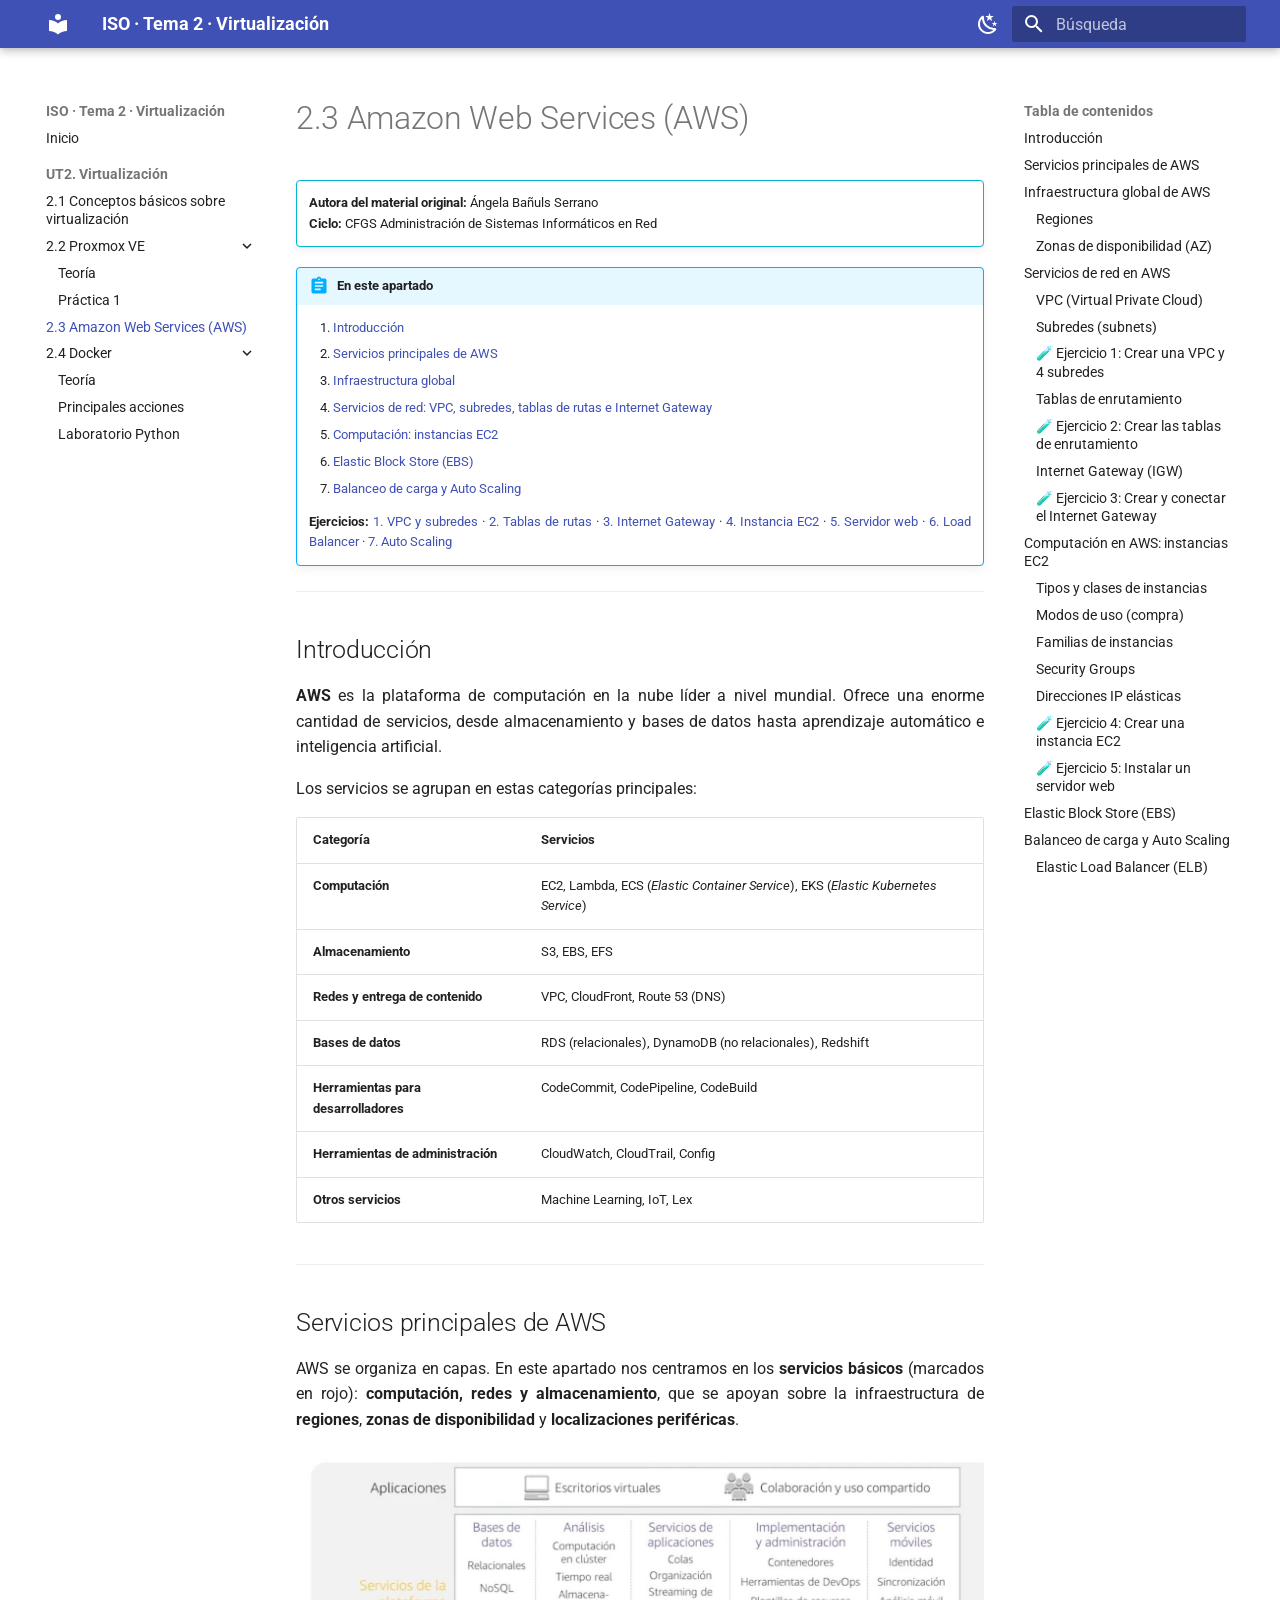
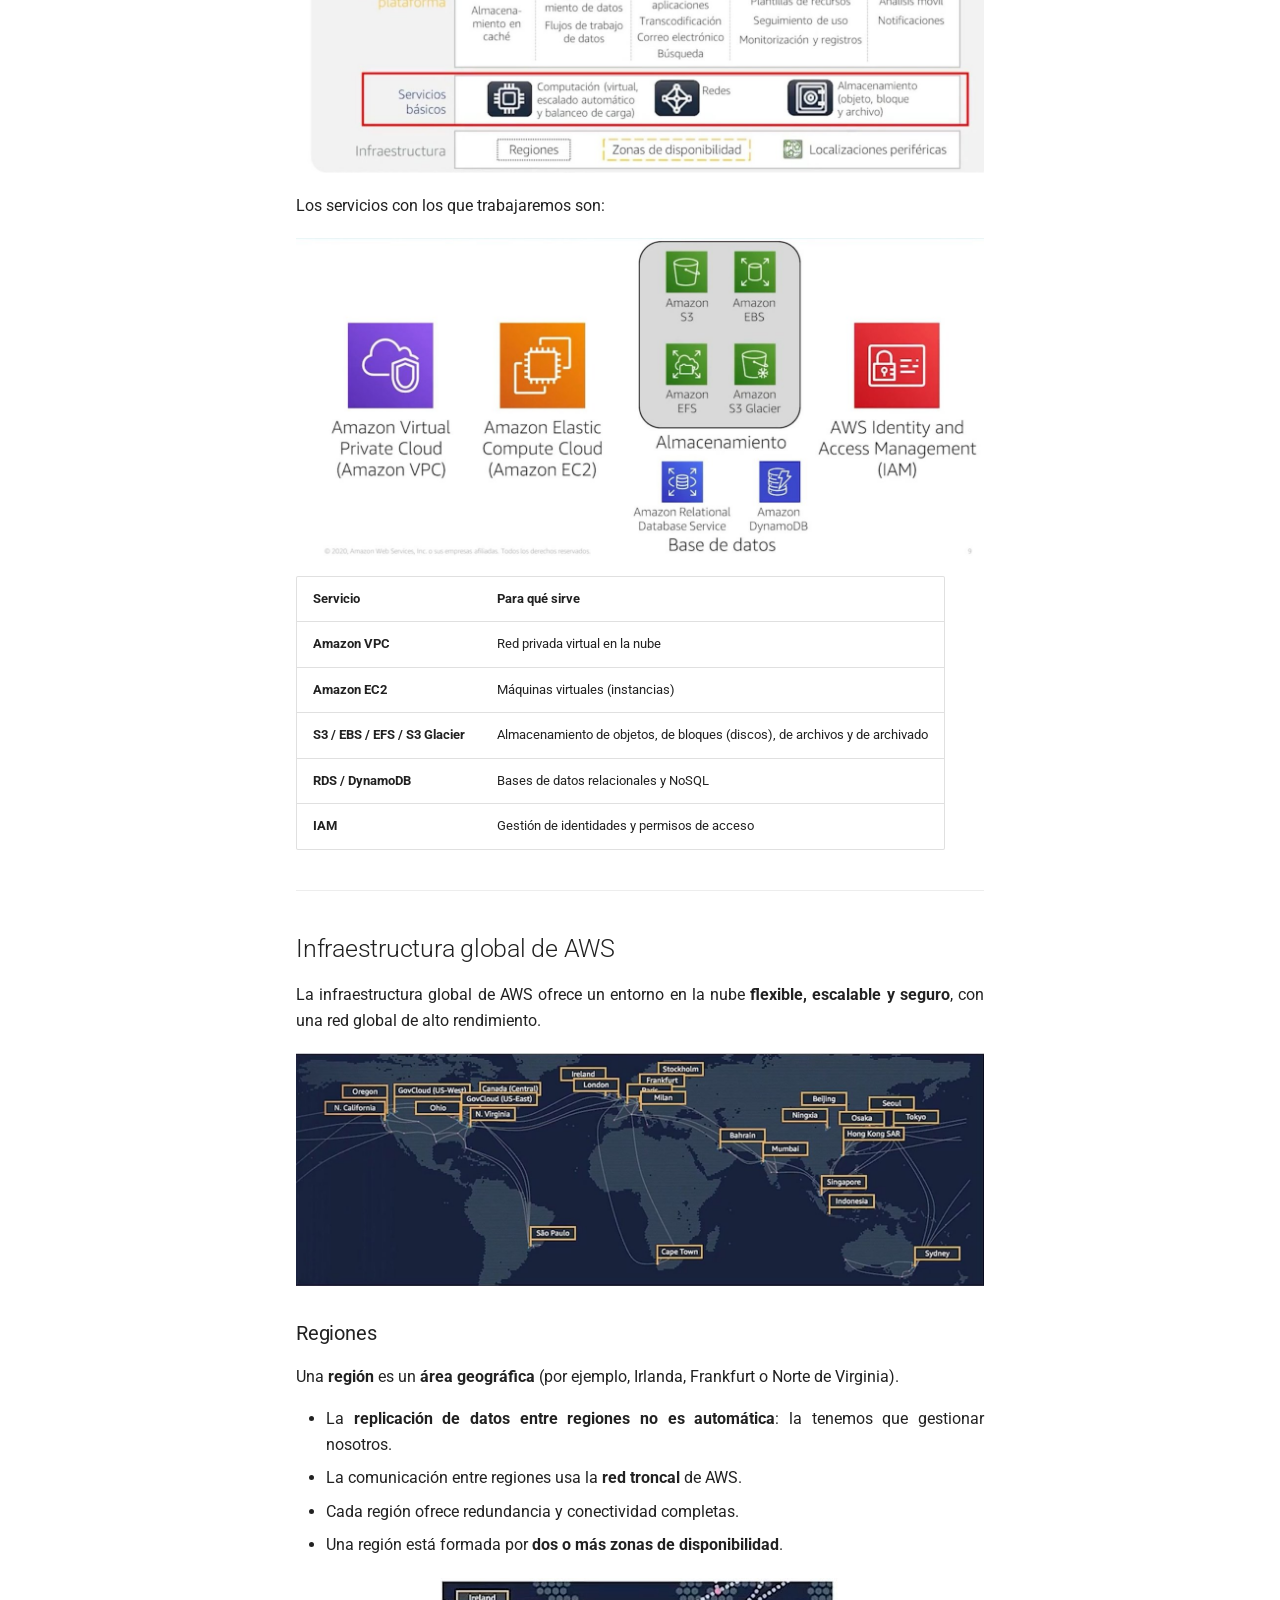
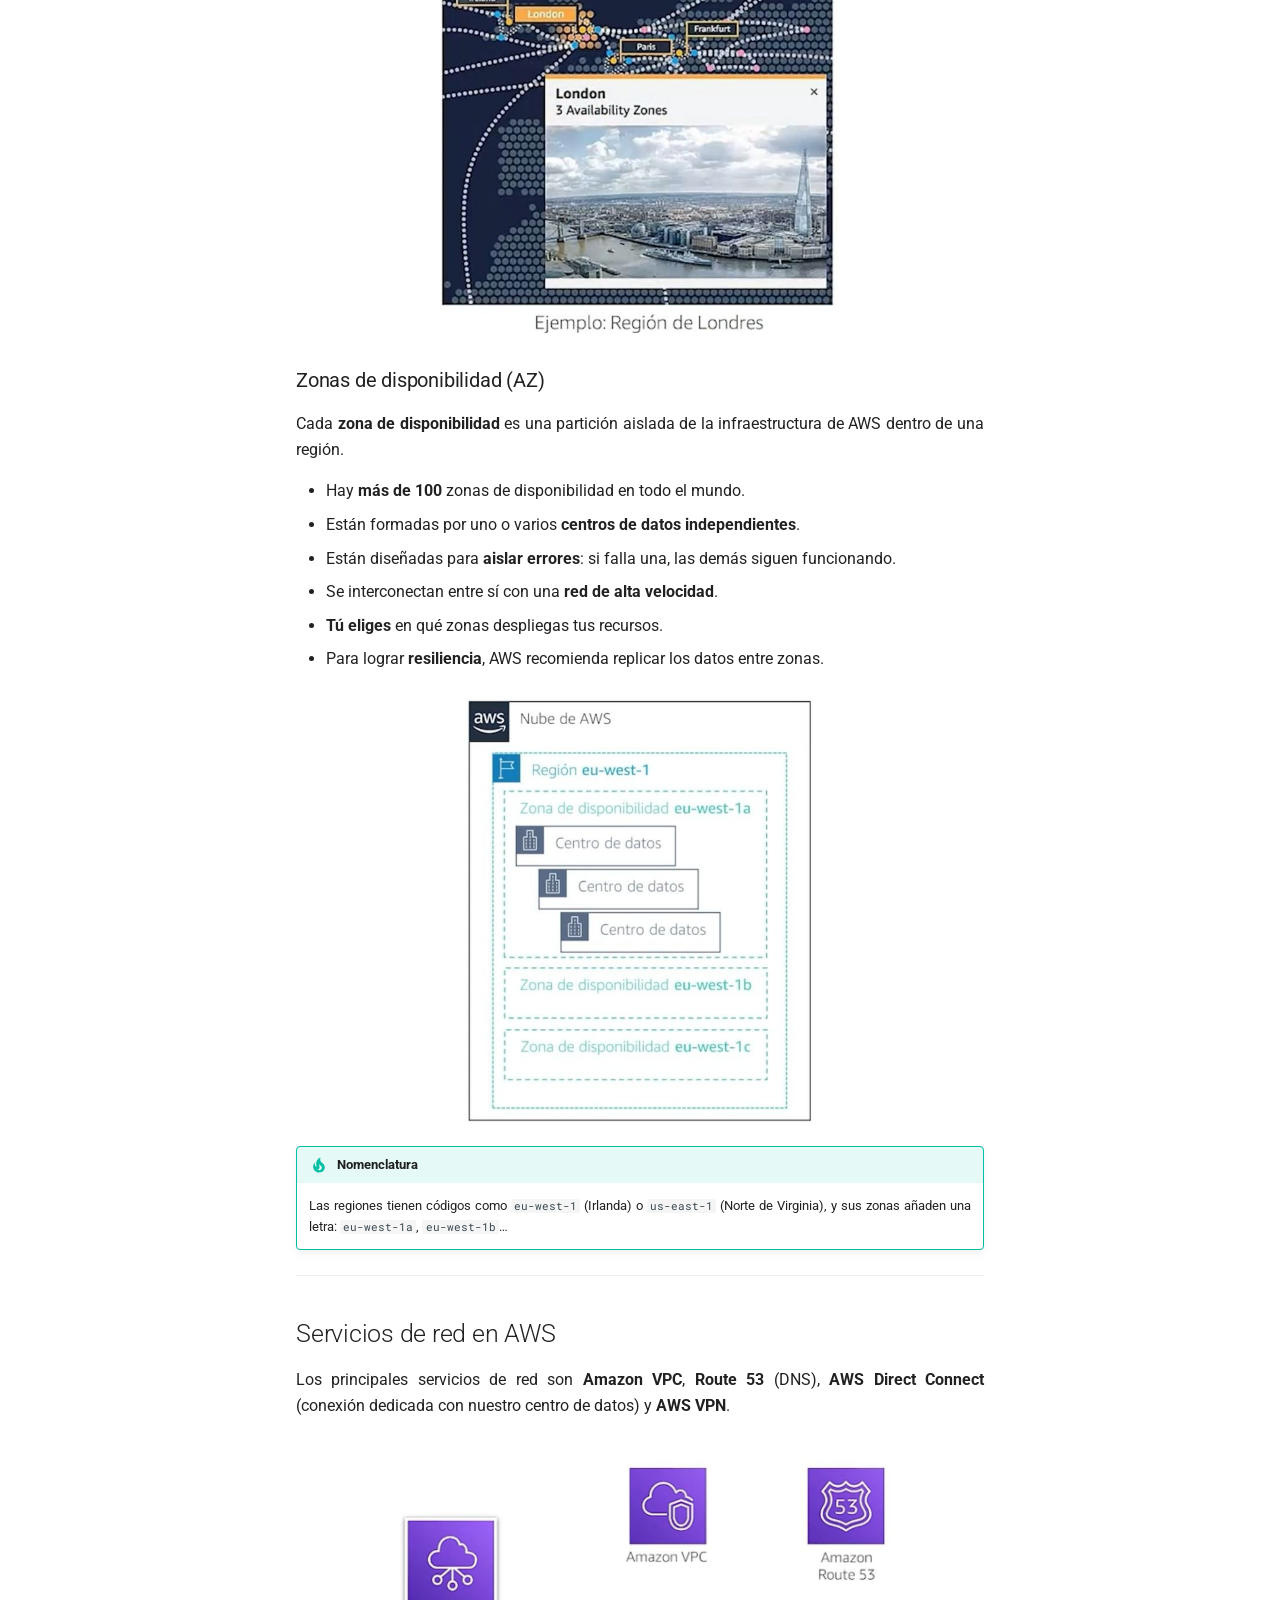
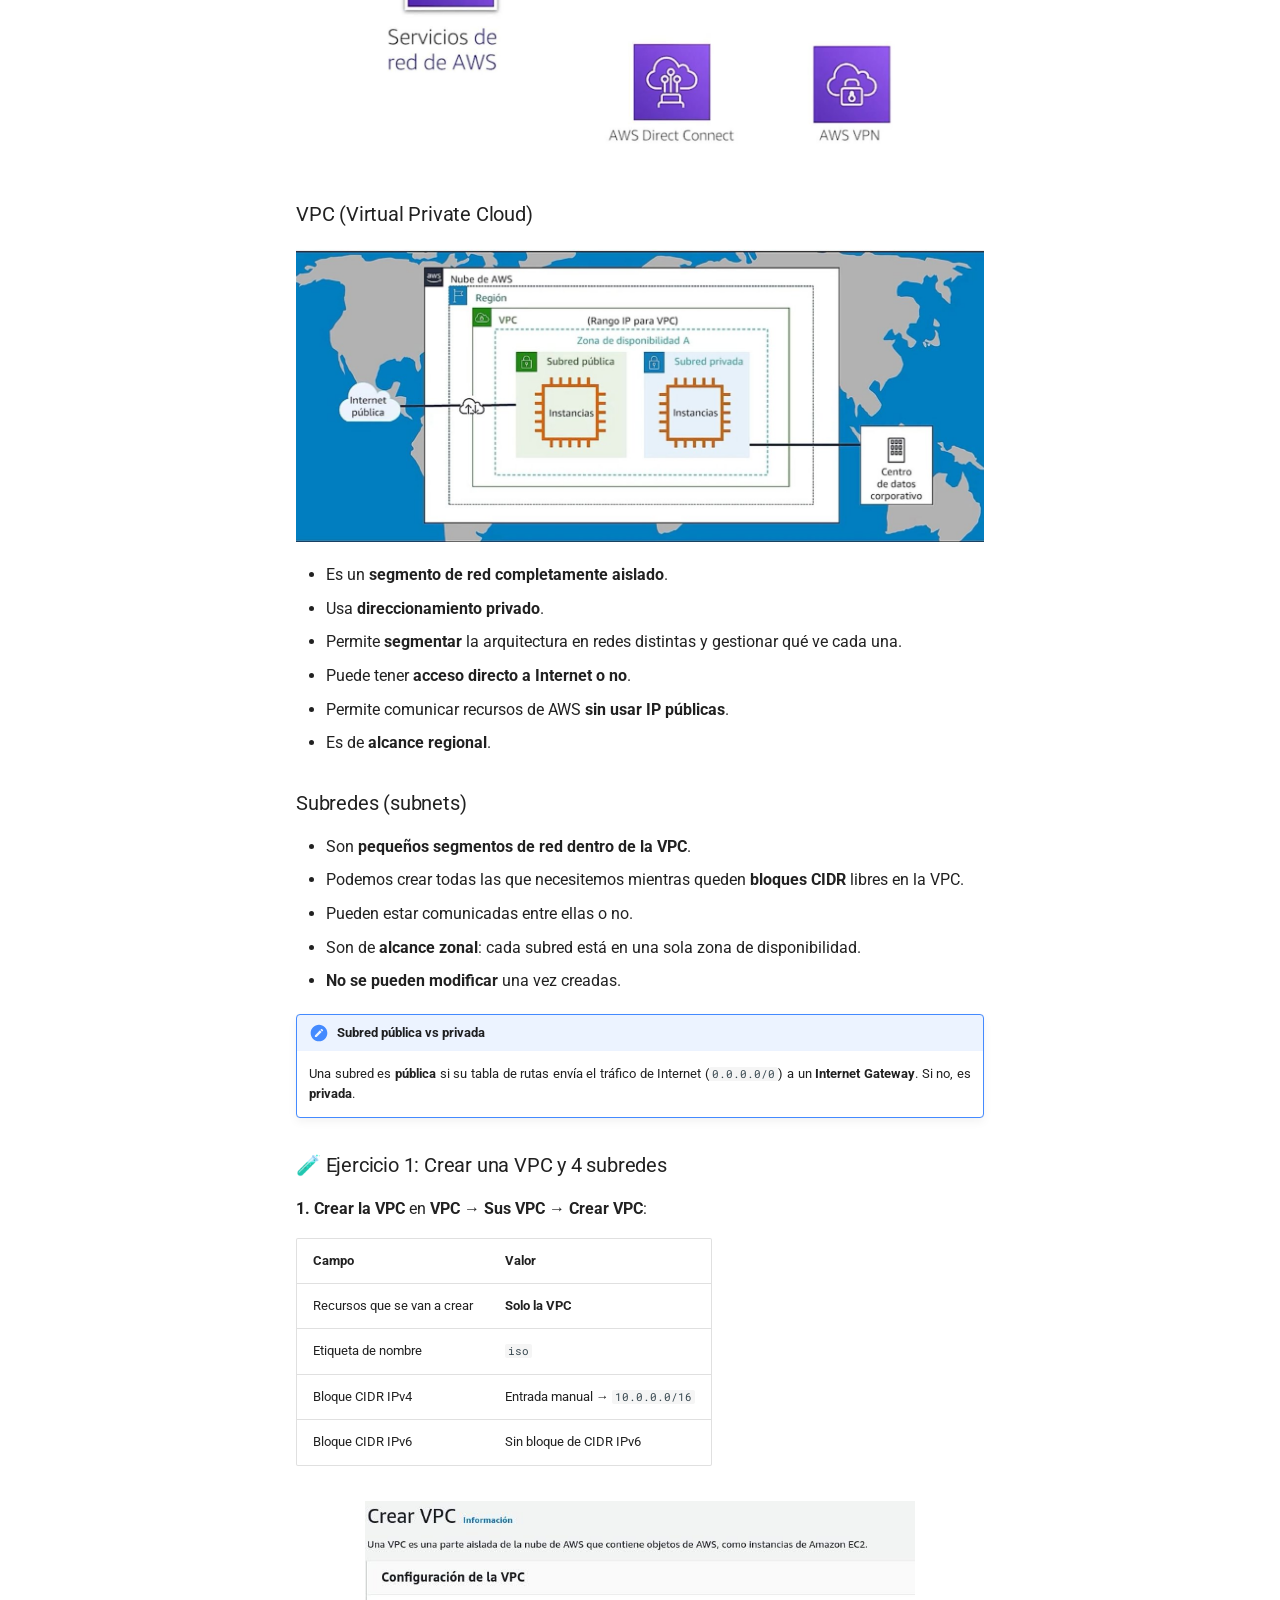
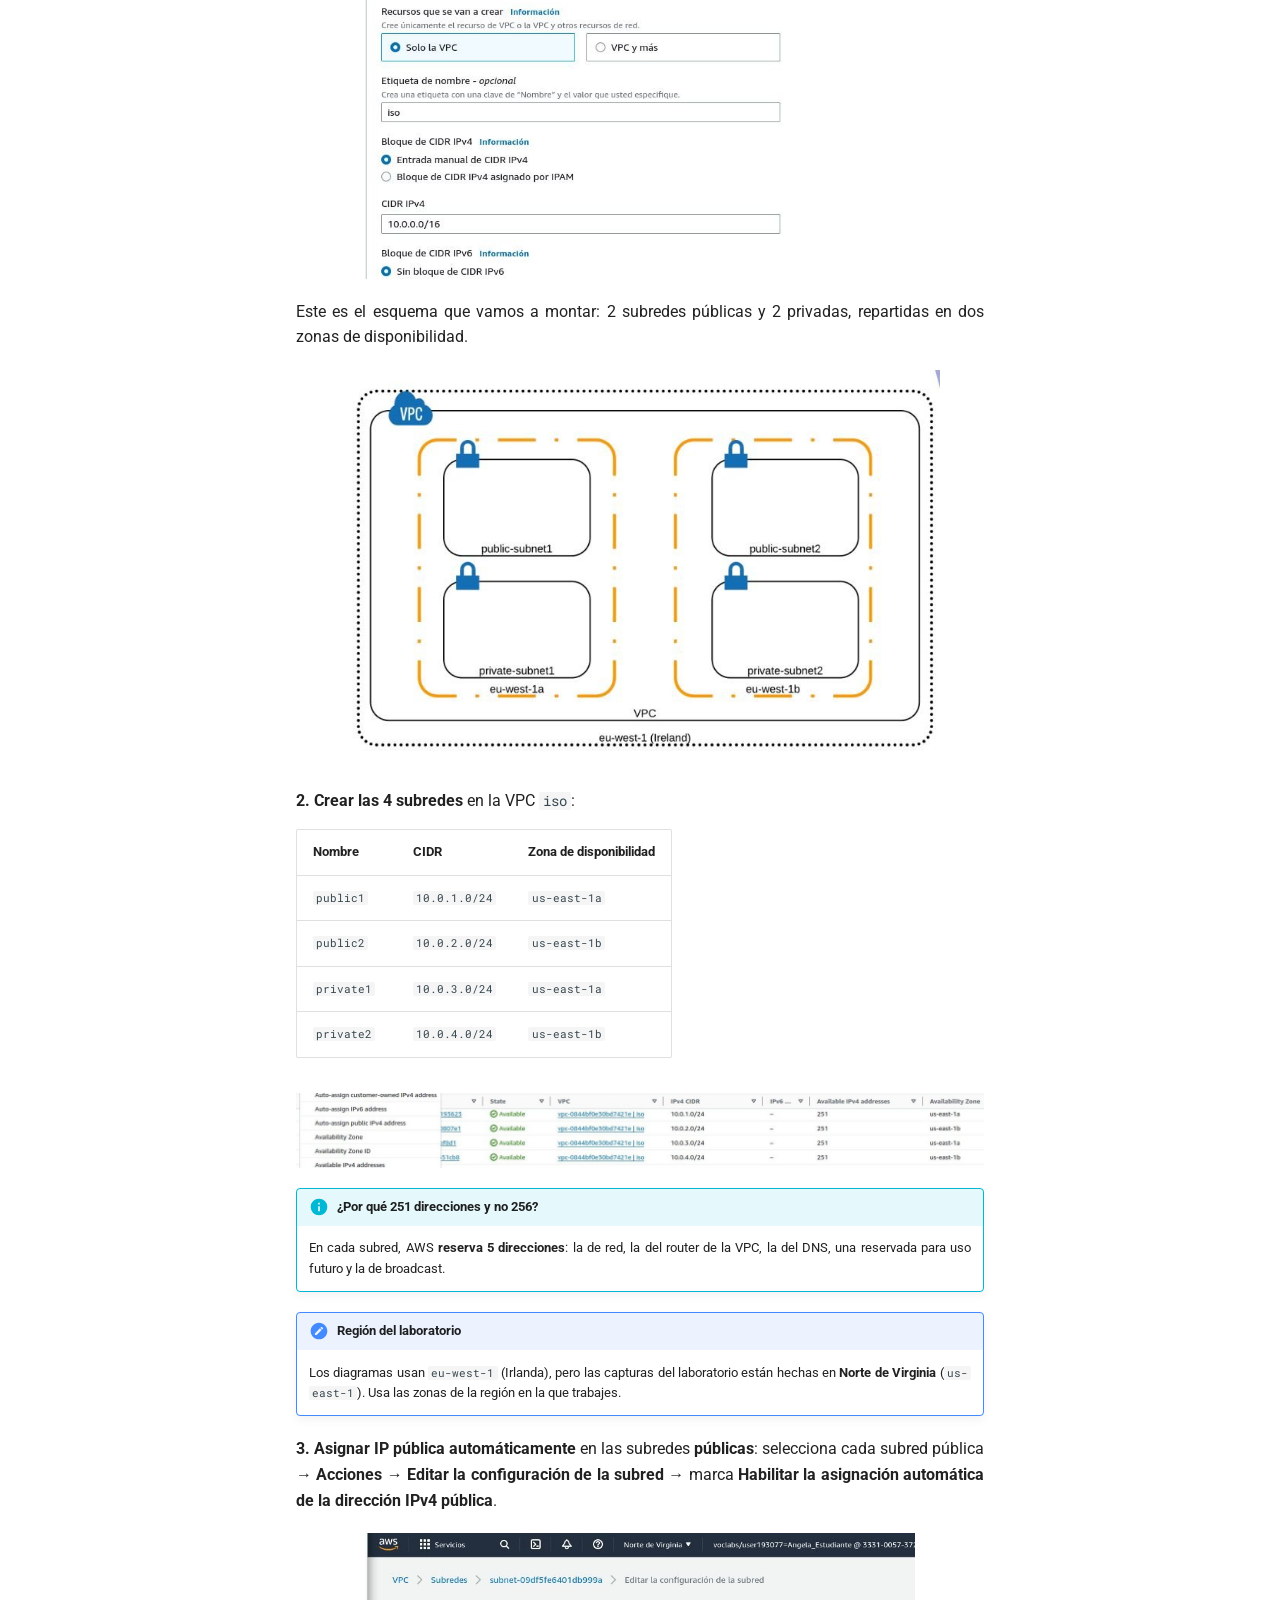
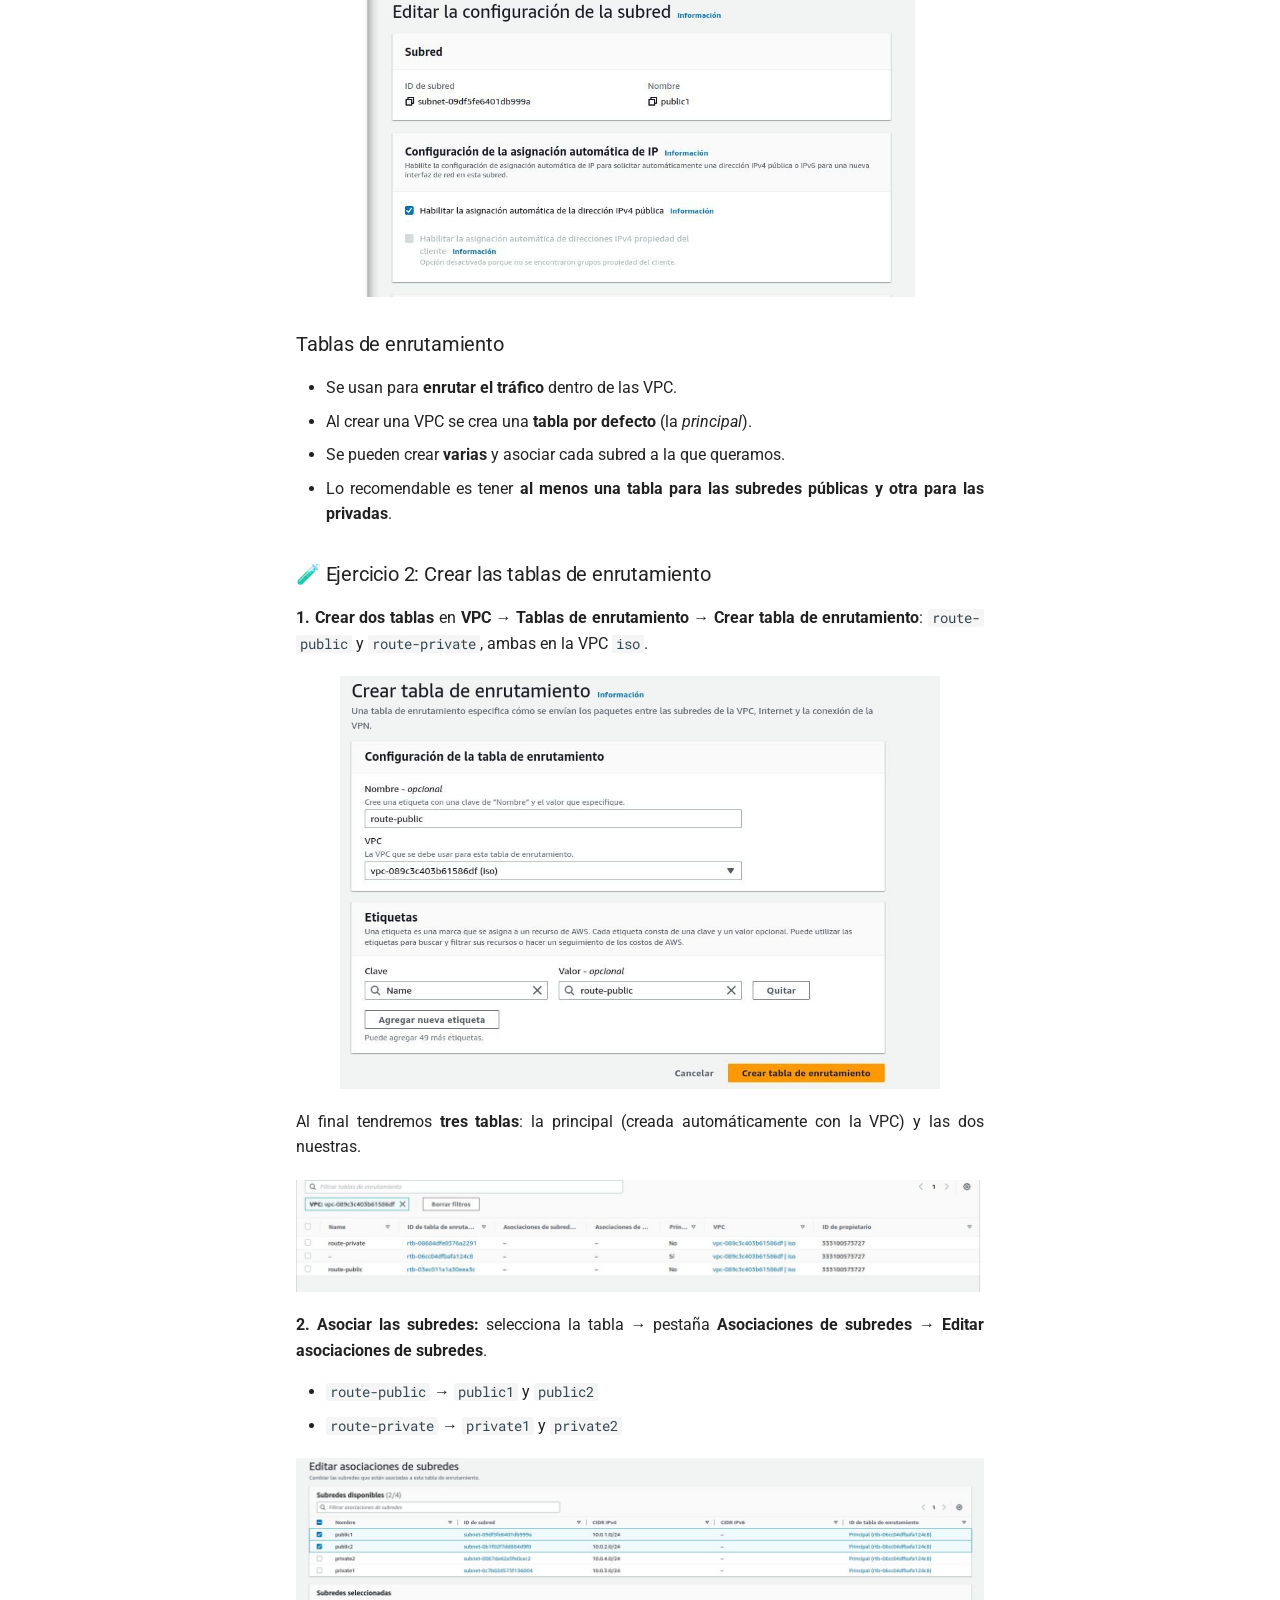
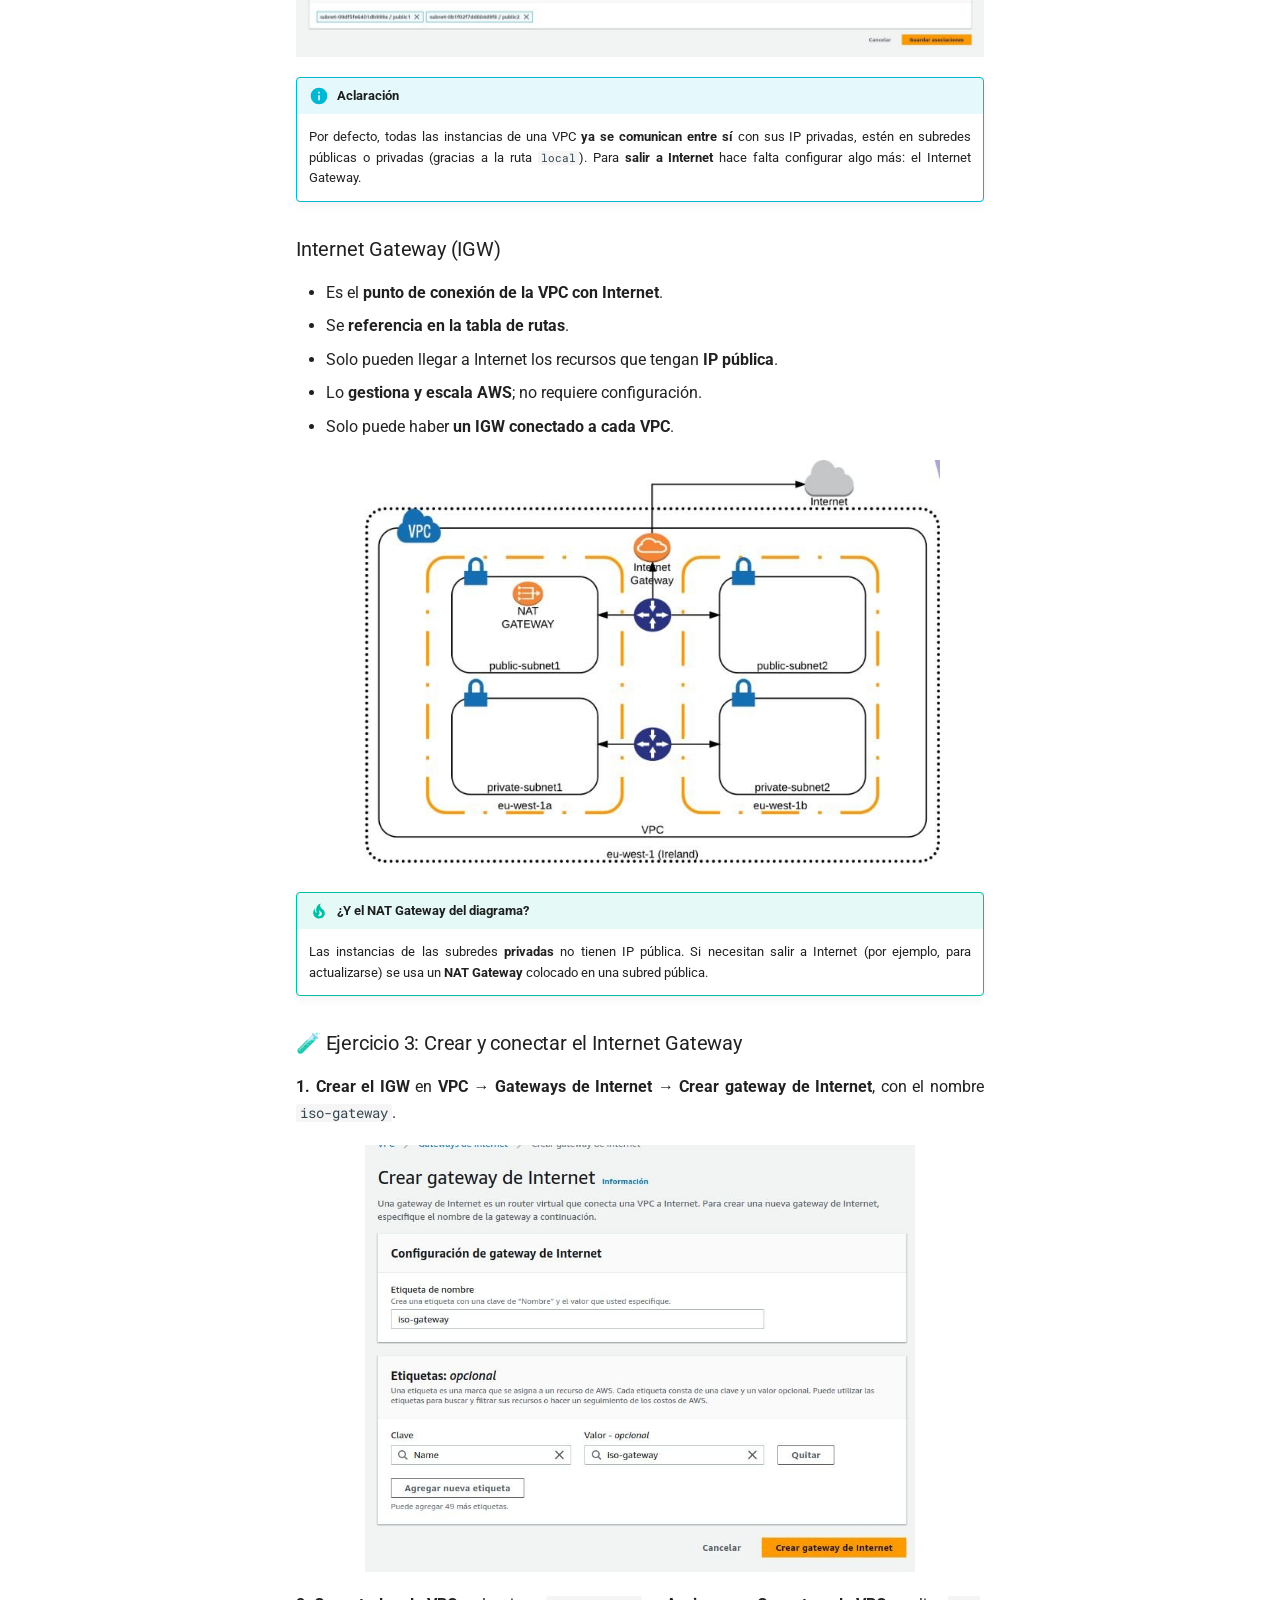
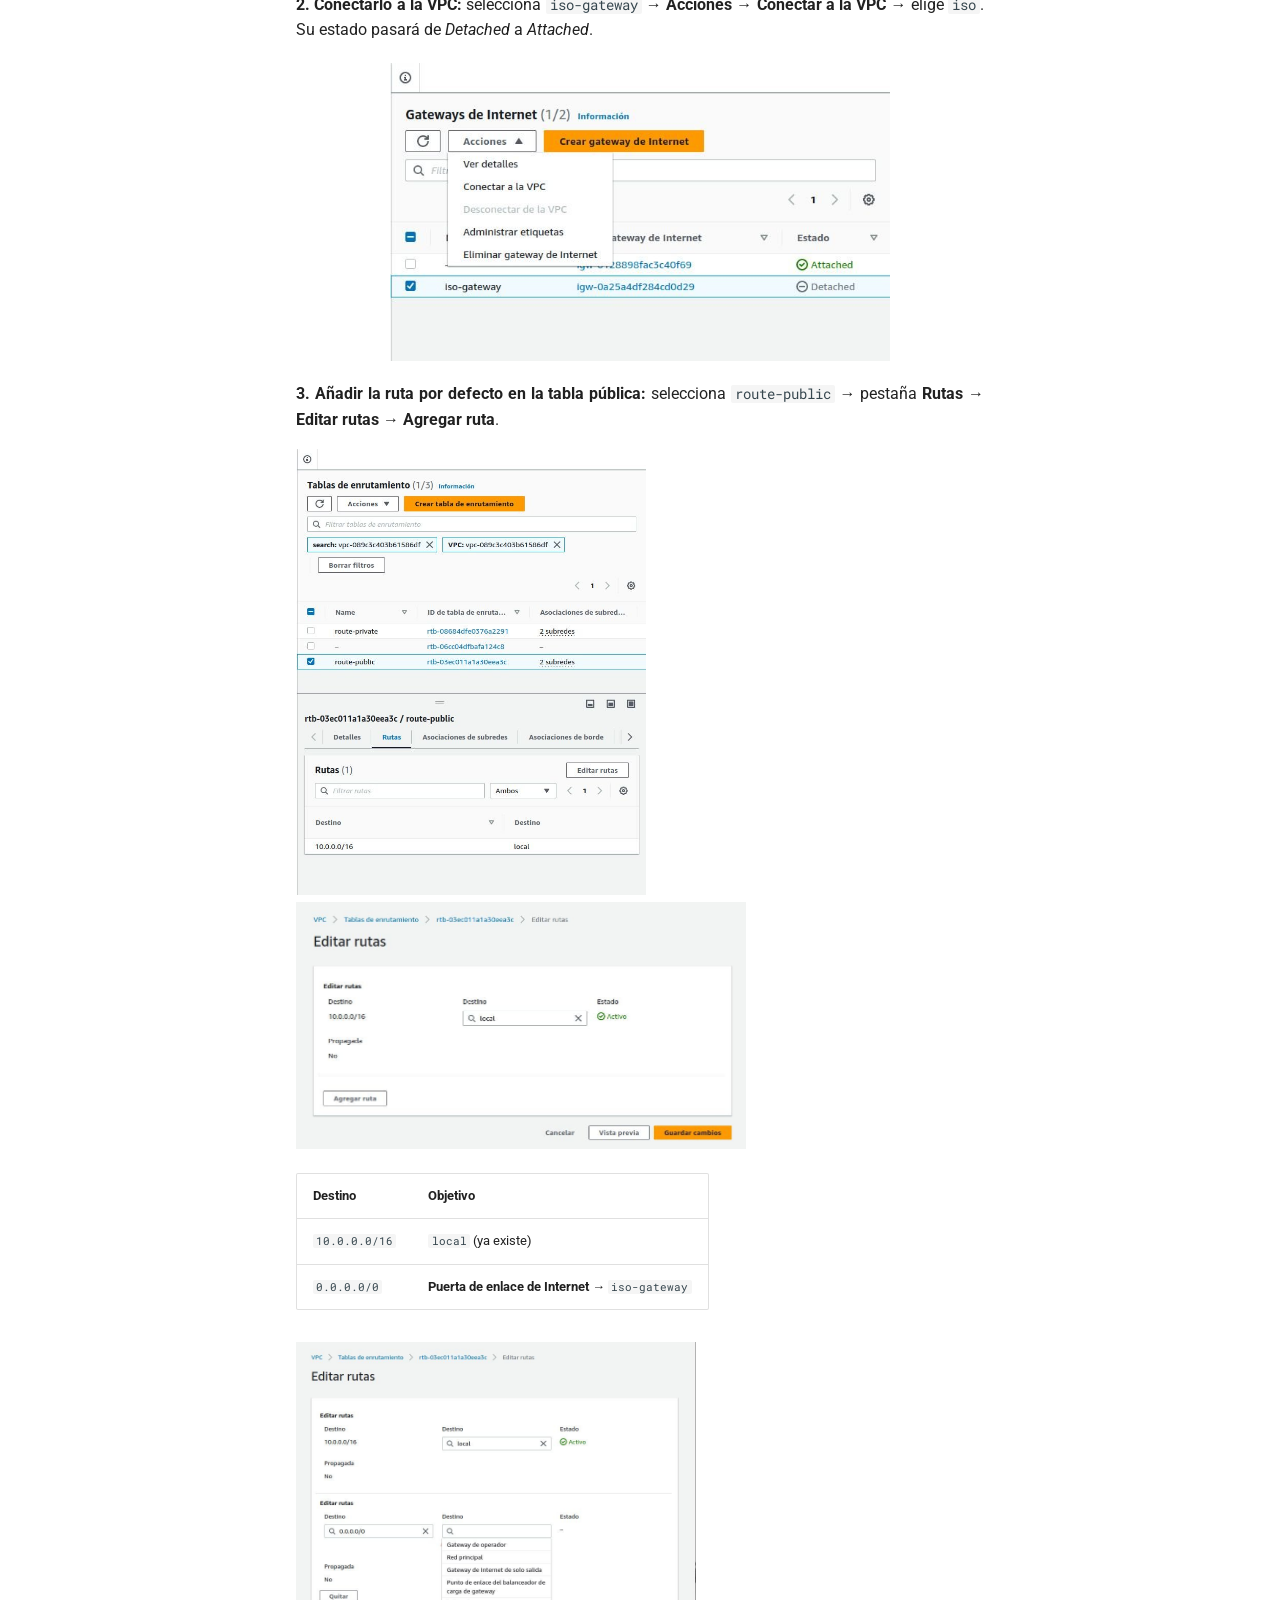
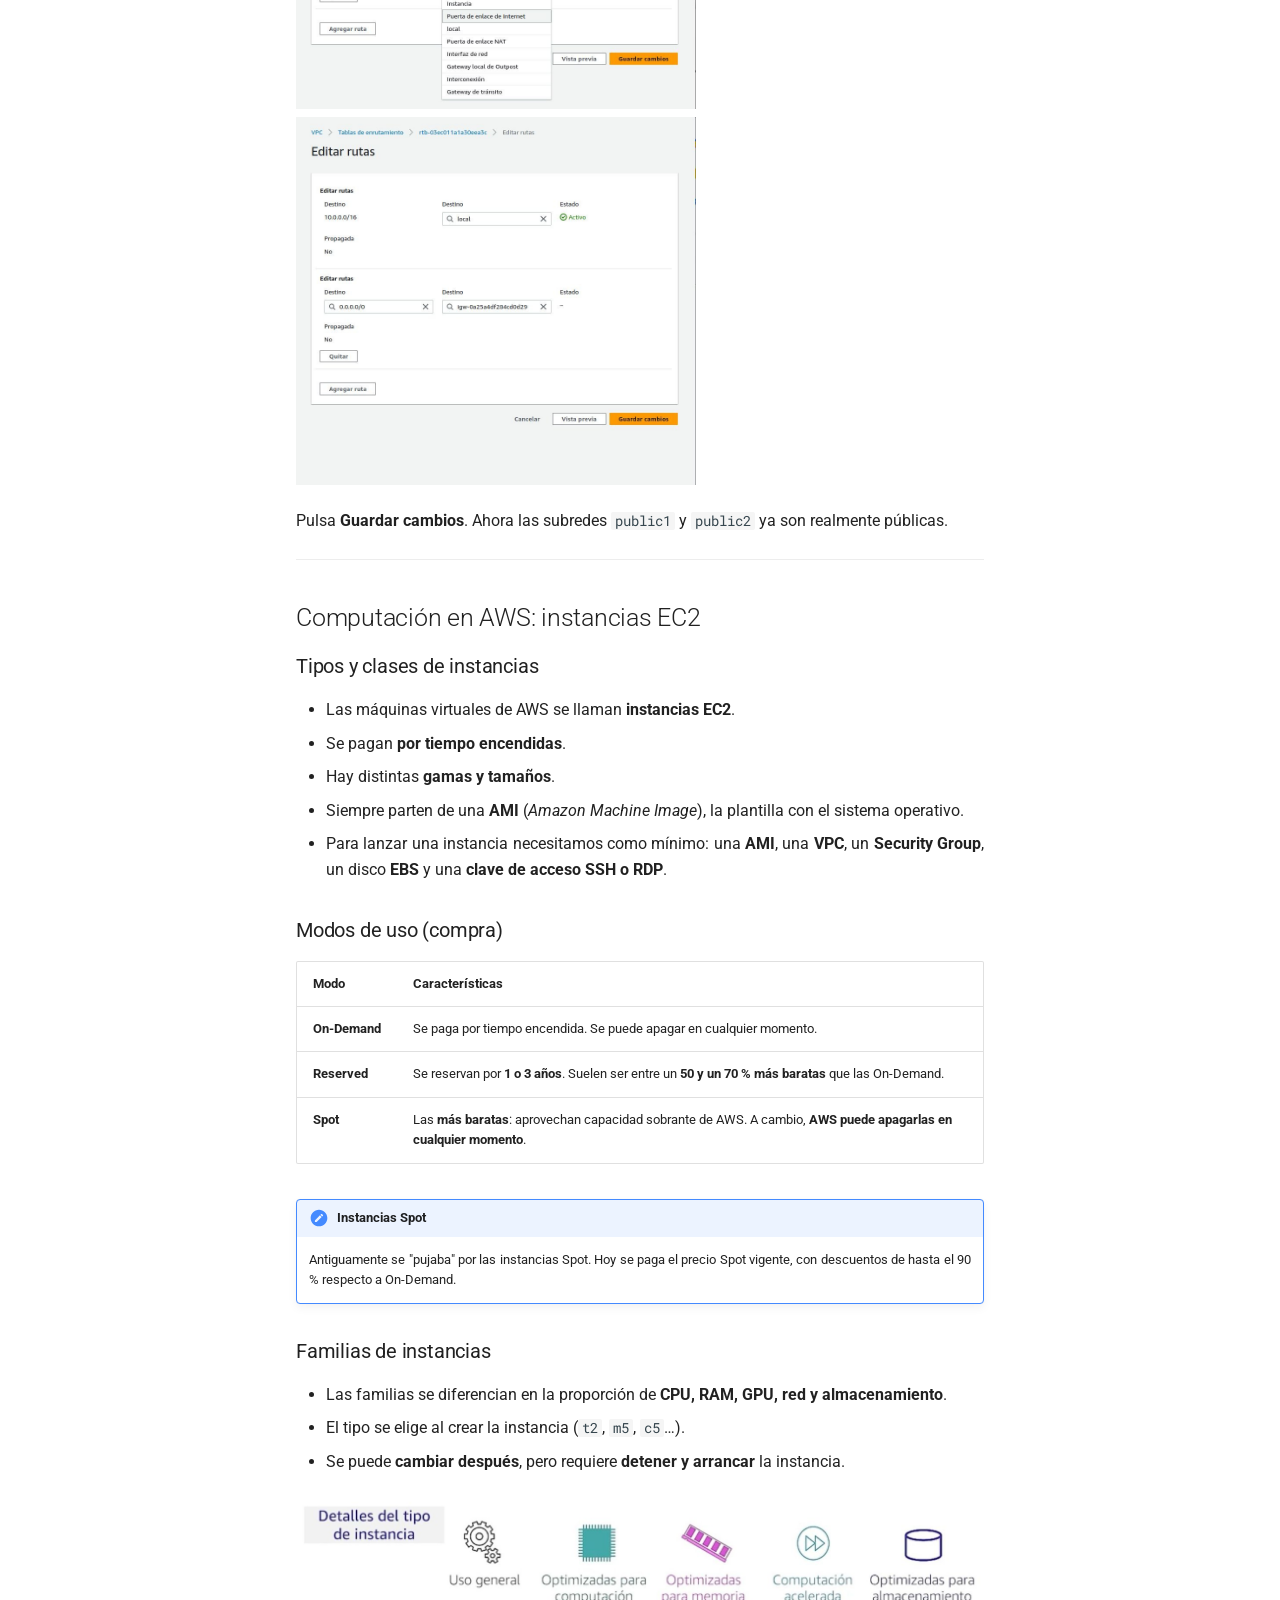
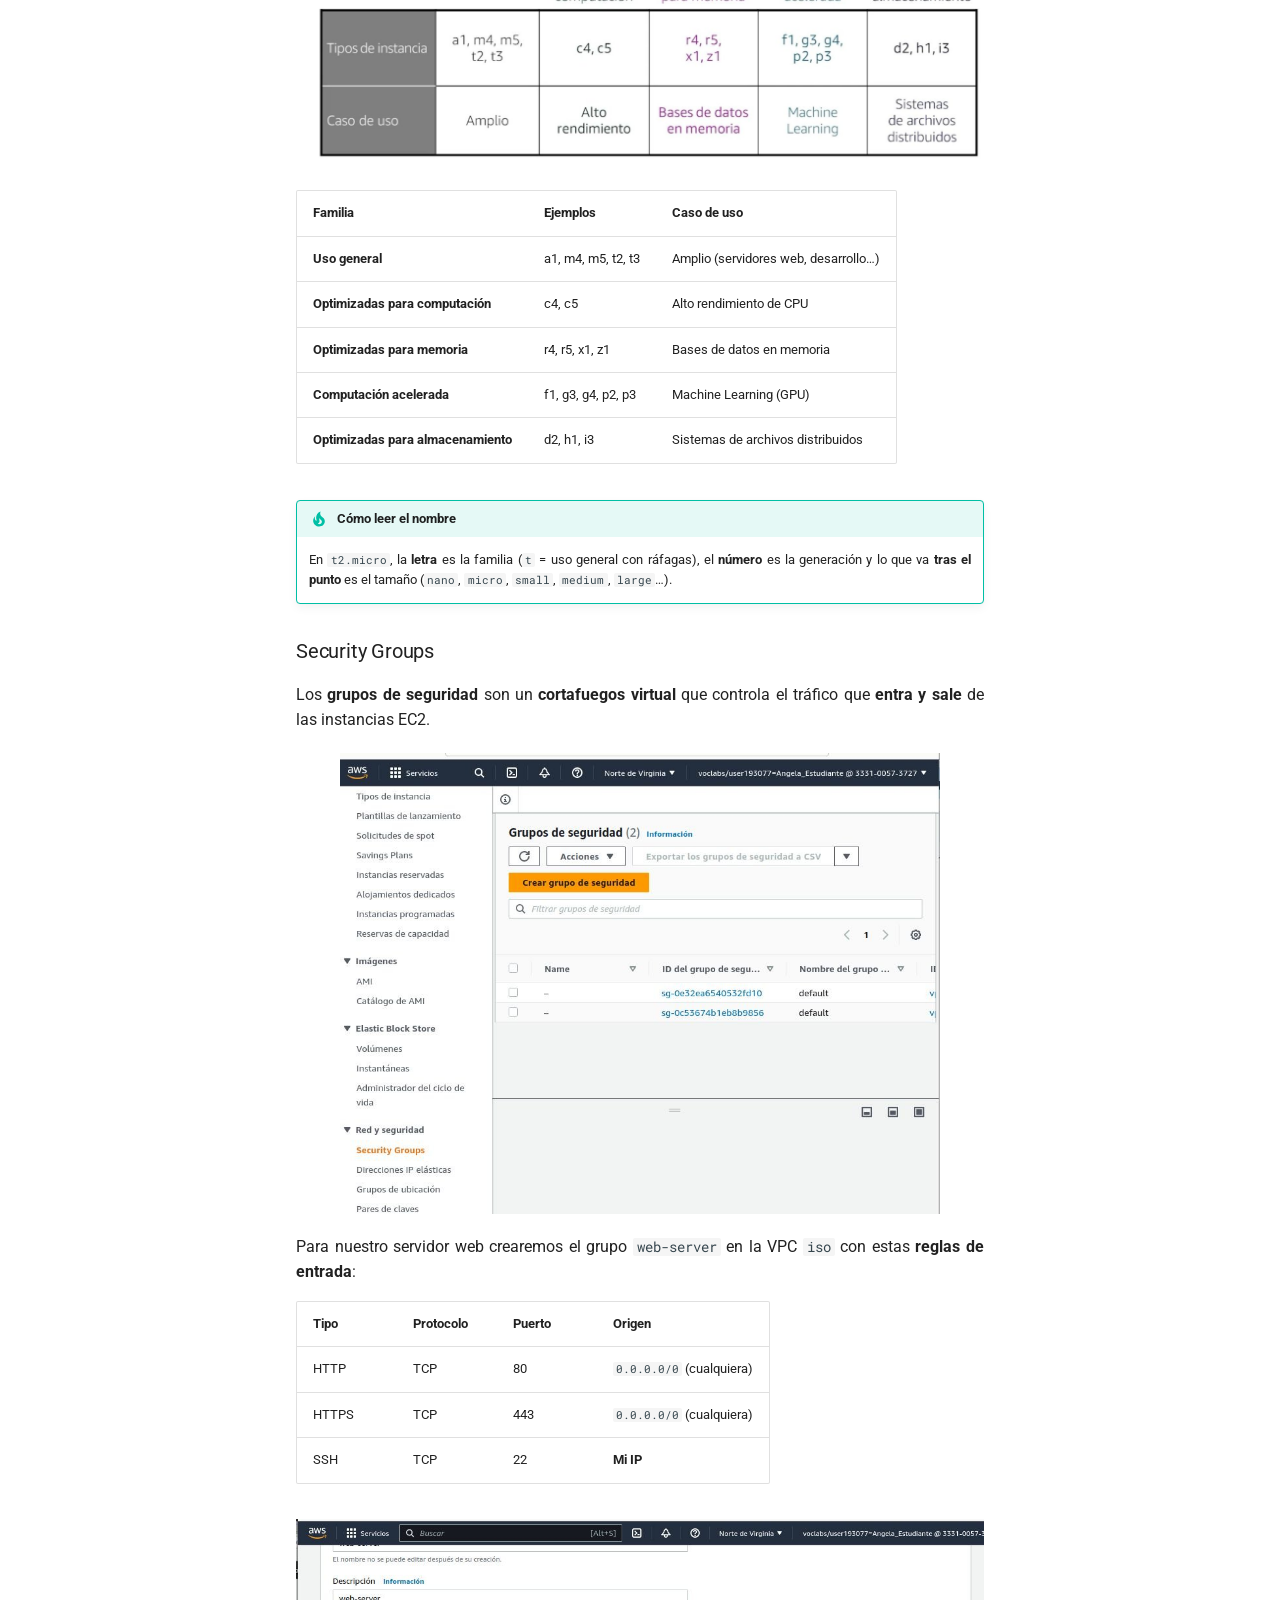
<file: iso-ut2.3-aws/index.html>
<!doctype html>
<html lang="es" class="no-js">
  <head>
    
      <meta charset="utf-8">
      <meta name="viewport" content="width=device-width,initial-scale=1">
      
        <meta name="description" content="Apuntes del módulo Implantación de Sistemas Operativos (ASIR) - Tema 2">
      
      
      
      
        <link rel="prev" href="../iso-ut2-practica1-proxmox/">
      
      
        <link rel="next" href="../docker/">
      
      
        
      
      
      <link rel="icon" href="../assets/images/favicon.png">
      <meta name="generator" content="mkdocs-1.6.1, mkdocs-material-9.7.7">
    
    
      
        <title>2.3 Amazon Web Services (AWS) - ISO · Tema 2 · Virtualización</title>
      
    
    
      <link rel="stylesheet" href="../assets/stylesheets/main.ec1eaa64.min.css">
      
        
        <link rel="stylesheet" href="../assets/stylesheets/palette.ab4e12ef.min.css">
      
      


    
    
      
    
    
      
        
        
        <link rel="preconnect" href="https://fonts.gstatic.com" crossorigin>
        <link rel="stylesheet" href="https://fonts.googleapis.com/css?family=Roboto:300,300i,400,400i,700,700i%7CRoboto+Mono:400,400i,700,700i&display=fallback">
        <style>:root{--md-text-font:"Roboto";--md-code-font:"Roboto Mono"}</style>
      
    
    
      <link rel="stylesheet" href="../assets/extra.css">
    
      <link rel="stylesheet" href="../docker/stylesheets/docker.css">
    
    <script>__md_scope=new URL("..",location),__md_hash=e=>[...e].reduce(((e,_)=>(e<<5)-e+_.charCodeAt(0)),0),__md_get=(e,_=localStorage,t=__md_scope)=>JSON.parse(_.getItem(t.pathname+"."+e)),__md_set=(e,_,t=localStorage,a=__md_scope)=>{try{t.setItem(a.pathname+"."+e,JSON.stringify(_))}catch(e){}}</script>
    
      

    
    
  </head>
  
  
    
    
      
    
    
    
    
    <body dir="ltr" data-md-color-scheme="default" data-md-color-primary="indigo" data-md-color-accent="indigo">
  
    
    <input class="md-toggle" data-md-toggle="drawer" type="checkbox" id="__drawer" autocomplete="off">
    <input class="md-toggle" data-md-toggle="search" type="checkbox" id="__search" autocomplete="off">
    <label class="md-overlay" for="__drawer"></label>
    <div data-md-component="skip">
      
        
        <a href="#23-amazon-web-services-aws" class="md-skip">
          Saltar a contenido
        </a>
      
    </div>
    <div data-md-component="announce">
      
    </div>
    
    
      

  

<header class="md-header md-header--shadow" data-md-component="header">
  <nav class="md-header__inner md-grid" aria-label="Cabecera">
    <a href=".." title="ISO · Tema 2 · Virtualización" class="md-header__button md-logo" aria-label="ISO · Tema 2 · Virtualización" data-md-component="logo">
      
  
  <svg xmlns="http://www.w3.org/2000/svg" viewBox="0 0 24 24"><path d="M12 8a3 3 0 0 0 3-3 3 3 0 0 0-3-3 3 3 0 0 0-3 3 3 3 0 0 0 3 3m0 3.54C9.64 9.35 6.5 8 3 8v11c3.5 0 6.64 1.35 9 3.54 2.36-2.19 5.5-3.54 9-3.54V8c-3.5 0-6.64 1.35-9 3.54"/></svg>

    </a>
    <label class="md-header__button md-icon" for="__drawer">
      
      <svg xmlns="http://www.w3.org/2000/svg" viewBox="0 0 24 24"><path d="M3 6h18v2H3zm0 5h18v2H3zm0 5h18v2H3z"/></svg>
    </label>
    <div class="md-header__title" data-md-component="header-title">
      <div class="md-header__ellipsis">
        <div class="md-header__topic">
          <span class="md-ellipsis">
            ISO · Tema 2 · Virtualización
          </span>
        </div>
        <div class="md-header__topic" data-md-component="header-topic">
          <span class="md-ellipsis">
            
              2.3 Amazon Web Services (AWS)
            
          </span>
        </div>
      </div>
    </div>
    
      
        <form class="md-header__option" data-md-component="palette">
  
    
    
    
    <input class="md-option" data-md-color-media="" data-md-color-scheme="default" data-md-color-primary="indigo" data-md-color-accent="indigo"  aria-label="Modo oscuro"  type="radio" name="__palette" id="__palette_0">
    
      <label class="md-header__button md-icon" title="Modo oscuro" for="__palette_1" hidden>
        <svg xmlns="http://www.w3.org/2000/svg" viewBox="0 0 24 24"><path d="m17.75 4.09-2.53 1.94.91 3.06-2.63-1.81-2.63 1.81.91-3.06-2.53-1.94L12.44 4l1.06-3 1.06 3zm3.5 6.91-1.64 1.25.59 1.98-1.7-1.17-1.7 1.17.59-1.98L15.75 11l2.06-.05L18.5 9l.69 1.95zm-2.28 4.95c.83-.08 1.72 1.1 1.19 1.85-.32.45-.66.87-1.08 1.27C15.17 23 8.84 23 4.94 19.07c-3.91-3.9-3.91-10.24 0-14.14.4-.4.82-.76 1.27-1.08.75-.53 1.93.36 1.85 1.19-.27 2.86.69 5.83 2.89 8.02a9.96 9.96 0 0 0 8.02 2.89m-1.64 2.02a12.08 12.08 0 0 1-7.8-3.47c-2.17-2.19-3.33-5-3.49-7.82-2.81 3.14-2.7 7.96.31 10.98 3.02 3.01 7.84 3.12 10.98.31"/></svg>
      </label>
    
  
    
    
    
    <input class="md-option" data-md-color-media="" data-md-color-scheme="slate" data-md-color-primary="indigo" data-md-color-accent="indigo"  aria-label="Modo claro"  type="radio" name="__palette" id="__palette_1">
    
      <label class="md-header__button md-icon" title="Modo claro" for="__palette_0" hidden>
        <svg xmlns="http://www.w3.org/2000/svg" viewBox="0 0 24 24"><path d="M12 7a5 5 0 0 1 5 5 5 5 0 0 1-5 5 5 5 0 0 1-5-5 5 5 0 0 1 5-5m0 2a3 3 0 0 0-3 3 3 3 0 0 0 3 3 3 3 0 0 0 3-3 3 3 0 0 0-3-3m0-7 2.39 3.42C13.65 5.15 12.84 5 12 5s-1.65.15-2.39.42zM3.34 7l4.16-.35A7.2 7.2 0 0 0 5.94 8.5c-.44.74-.69 1.5-.83 2.29zm.02 10 1.76-3.77a7.131 7.131 0 0 0 2.38 4.14zM20.65 7l-1.77 3.79a7.02 7.02 0 0 0-2.38-4.15zm-.01 10-4.14.36c.59-.51 1.12-1.14 1.54-1.86.42-.73.69-1.5.83-2.29zM12 22l-2.41-3.44c.74.27 1.55.44 2.41.44.82 0 1.63-.17 2.37-.44z"/></svg>
      </label>
    
  
</form>
      
    
    
      <script>var palette=__md_get("__palette");if(palette&&palette.color){if("(prefers-color-scheme)"===palette.color.media){var media=matchMedia("(prefers-color-scheme: light)"),input=document.querySelector(media.matches?"[data-md-color-media='(prefers-color-scheme: light)']":"[data-md-color-media='(prefers-color-scheme: dark)']");palette.color.media=input.getAttribute("data-md-color-media"),palette.color.scheme=input.getAttribute("data-md-color-scheme"),palette.color.primary=input.getAttribute("data-md-color-primary"),palette.color.accent=input.getAttribute("data-md-color-accent")}for(var[key,value]of Object.entries(palette.color))document.body.setAttribute("data-md-color-"+key,value)}</script>
    
    
    
      
      
        <label class="md-header__button md-icon" for="__search">
          
          <svg xmlns="http://www.w3.org/2000/svg" viewBox="0 0 24 24"><path d="M9.5 3A6.5 6.5 0 0 1 16 9.5c0 1.61-.59 3.09-1.56 4.23l.27.27h.79l5 5-1.5 1.5-5-5v-.79l-.27-.27A6.52 6.52 0 0 1 9.5 16 6.5 6.5 0 0 1 3 9.5 6.5 6.5 0 0 1 9.5 3m0 2C7 5 5 7 5 9.5S7 14 9.5 14 14 12 14 9.5 12 5 9.5 5"/></svg>
        </label>
        <div class="md-search" data-md-component="search" role="dialog">
  <label class="md-search__overlay" for="__search"></label>
  <div class="md-search__inner" role="search">
    <form class="md-search__form" name="search">
      <input type="text" class="md-search__input" name="query" aria-label="Búsqueda" placeholder="Búsqueda" autocapitalize="off" autocorrect="off" autocomplete="off" spellcheck="false" data-md-component="search-query" required>
      <label class="md-search__icon md-icon" for="__search">
        
        <svg xmlns="http://www.w3.org/2000/svg" viewBox="0 0 24 24"><path d="M9.5 3A6.5 6.5 0 0 1 16 9.5c0 1.61-.59 3.09-1.56 4.23l.27.27h.79l5 5-1.5 1.5-5-5v-.79l-.27-.27A6.52 6.52 0 0 1 9.5 16 6.5 6.5 0 0 1 3 9.5 6.5 6.5 0 0 1 9.5 3m0 2C7 5 5 7 5 9.5S7 14 9.5 14 14 12 14 9.5 12 5 9.5 5"/></svg>
        
        <svg xmlns="http://www.w3.org/2000/svg" viewBox="0 0 24 24"><path d="M20 11v2H8l5.5 5.5-1.42 1.42L4.16 12l7.92-7.92L13.5 5.5 8 11z"/></svg>
      </label>
      <nav class="md-search__options" aria-label="Buscar">
        
        <button type="reset" class="md-search__icon md-icon" title="Limpiar" aria-label="Limpiar" tabindex="-1">
          
          <svg xmlns="http://www.w3.org/2000/svg" viewBox="0 0 24 24"><path d="M19 6.41 17.59 5 12 10.59 6.41 5 5 6.41 10.59 12 5 17.59 6.41 19 12 13.41 17.59 19 19 17.59 13.41 12z"/></svg>
        </button>
      </nav>
      
    </form>
    <div class="md-search__output">
      <div class="md-search__scrollwrap" tabindex="0" data-md-scrollfix>
        <div class="md-search-result" data-md-component="search-result">
          <div class="md-search-result__meta">
            Inicializando búsqueda
          </div>
          <ol class="md-search-result__list" role="presentation"></ol>
        </div>
      </div>
    </div>
  </div>
</div>
      
    
    
  </nav>
  
</header>
    
    <div class="md-container" data-md-component="container">
      
      
        
          
        
      
      <main class="md-main" data-md-component="main">
        <div class="md-main__inner md-grid">
          
            
              
              <div class="md-sidebar md-sidebar--primary" data-md-component="sidebar" data-md-type="navigation" >
                <div class="md-sidebar__scrollwrap">
                  <div class="md-sidebar__inner">
                    



<nav class="md-nav md-nav--primary" aria-label="Navegación" data-md-level="0">
  <label class="md-nav__title" for="__drawer">
    <a href=".." title="ISO · Tema 2 · Virtualización" class="md-nav__button md-logo" aria-label="ISO · Tema 2 · Virtualización" data-md-component="logo">
      
  
  <svg xmlns="http://www.w3.org/2000/svg" viewBox="0 0 24 24"><path d="M12 8a3 3 0 0 0 3-3 3 3 0 0 0-3-3 3 3 0 0 0-3 3 3 3 0 0 0 3 3m0 3.54C9.64 9.35 6.5 8 3 8v11c3.5 0 6.64 1.35 9 3.54 2.36-2.19 5.5-3.54 9-3.54V8c-3.5 0-6.64 1.35-9 3.54"/></svg>

    </a>
    ISO · Tema 2 · Virtualización
  </label>
  
  <ul class="md-nav__list" data-md-scrollfix>
    
      
      
  
  
  
  
    <li class="md-nav__item">
      <a href=".." class="md-nav__link">
        
  
  
  <span class="md-ellipsis">
    
  
    Inicio
  

    
  </span>
  
  

      </a>
    </li>
  

    
      
      
  
  
    
  
  
  
    
    
    
    
      
        
        
      
    
    
    <li class="md-nav__item md-nav__item--active md-nav__item--section md-nav__item--nested">
      
        
        
        <input class="md-nav__toggle md-toggle " type="checkbox" id="__nav_2" checked>
        
          
          <label class="md-nav__link" for="__nav_2" id="__nav_2_label" tabindex="">
            
  
  
  <span class="md-ellipsis">
    
  
    UT2. Virtualización
  

    
  </span>
  
  

            <span class="md-nav__icon md-icon"></span>
          </label>
        
        <nav class="md-nav" data-md-level="1" aria-labelledby="__nav_2_label" aria-expanded="true">
          <label class="md-nav__title" for="__nav_2">
            <span class="md-nav__icon md-icon"></span>
            
  
    UT2. Virtualización
  

          </label>
          <ul class="md-nav__list" data-md-scrollfix>
            
              
                
  
  
  
  
    <li class="md-nav__item">
      <a href="../iso-ut2.1-conceptos-virtualizacion/" class="md-nav__link">
        
  
  
  <span class="md-ellipsis">
    
  
    2.1 Conceptos básicos sobre virtualización
  

    
  </span>
  
  

      </a>
    </li>
  

              
            
              
                
  
  
  
  
    
    
    
    
      
    
    
    <li class="md-nav__item md-nav__item--nested">
      
        
        
          
        
        <input class="md-nav__toggle md-toggle md-toggle--indeterminate" type="checkbox" id="__nav_2_2" >
        
          
          <label class="md-nav__link" for="__nav_2_2" id="__nav_2_2_label" tabindex="0">
            
  
  
  <span class="md-ellipsis">
    
  
    2.2 Proxmox VE
  

    
  </span>
  
  

            <span class="md-nav__icon md-icon"></span>
          </label>
        
        <nav class="md-nav" data-md-level="2" aria-labelledby="__nav_2_2_label" aria-expanded="false">
          <label class="md-nav__title" for="__nav_2_2">
            <span class="md-nav__icon md-icon"></span>
            
  
    2.2 Proxmox VE
  

          </label>
          <ul class="md-nav__list" data-md-scrollfix>
            
              
                
  
  
  
  
    <li class="md-nav__item">
      <a href="../iso-ut2.2-proxmox/" class="md-nav__link">
        
  
  
  <span class="md-ellipsis">
    
  
    Teoría
  

    
  </span>
  
  

      </a>
    </li>
  

              
            
              
                
  
  
  
  
    <li class="md-nav__item">
      <a href="../iso-ut2-practica1-proxmox/" class="md-nav__link">
        
  
  
  <span class="md-ellipsis">
    
  
    Práctica 1
  

    
  </span>
  
  

      </a>
    </li>
  

              
            
          </ul>
        </nav>
      
    </li>
  

              
            
              
                
  
  
    
  
  
  
    <li class="md-nav__item md-nav__item--active">
      
      <input class="md-nav__toggle md-toggle" type="checkbox" id="__toc">
      
      
        
      
      
        <label class="md-nav__link md-nav__link--active" for="__toc">
          
  
  
  <span class="md-ellipsis">
    
  
    2.3 Amazon Web Services (AWS)
  

    
  </span>
  
  

          <span class="md-nav__icon md-icon"></span>
        </label>
      
      <a href="./" class="md-nav__link md-nav__link--active">
        
  
  
  <span class="md-ellipsis">
    
  
    2.3 Amazon Web Services (AWS)
  

    
  </span>
  
  

      </a>
      
        

<nav class="md-nav md-nav--secondary" aria-label="Tabla de contenidos">
  
  
  
    
  
  
    <label class="md-nav__title" for="__toc">
      <span class="md-nav__icon md-icon"></span>
      Tabla de contenidos
    </label>
    <ul class="md-nav__list" data-md-component="toc" data-md-scrollfix>
      
        <li class="md-nav__item">
  <a href="#introduccion" class="md-nav__link">
    <span class="md-ellipsis">
      
        Introducción
      
    </span>
  </a>
  
</li>
      
        <li class="md-nav__item">
  <a href="#servicios-principales-de-aws" class="md-nav__link">
    <span class="md-ellipsis">
      
        Servicios principales de AWS
      
    </span>
  </a>
  
</li>
      
        <li class="md-nav__item">
  <a href="#infraestructura-global-de-aws" class="md-nav__link">
    <span class="md-ellipsis">
      
        Infraestructura global de AWS
      
    </span>
  </a>
  
    <nav class="md-nav" aria-label="Infraestructura global de AWS">
      <ul class="md-nav__list">
        
          <li class="md-nav__item">
  <a href="#regiones" class="md-nav__link">
    <span class="md-ellipsis">
      
        Regiones
      
    </span>
  </a>
  
</li>
        
          <li class="md-nav__item">
  <a href="#zonas-de-disponibilidad-az" class="md-nav__link">
    <span class="md-ellipsis">
      
        Zonas de disponibilidad (AZ)
      
    </span>
  </a>
  
</li>
        
      </ul>
    </nav>
  
</li>
      
        <li class="md-nav__item">
  <a href="#servicios-de-red-en-aws" class="md-nav__link">
    <span class="md-ellipsis">
      
        Servicios de red en AWS
      
    </span>
  </a>
  
    <nav class="md-nav" aria-label="Servicios de red en AWS">
      <ul class="md-nav__list">
        
          <li class="md-nav__item">
  <a href="#vpc-virtual-private-cloud" class="md-nav__link">
    <span class="md-ellipsis">
      
        VPC (Virtual Private Cloud)
      
    </span>
  </a>
  
</li>
        
          <li class="md-nav__item">
  <a href="#subredes-subnets" class="md-nav__link">
    <span class="md-ellipsis">
      
        Subredes (subnets)
      
    </span>
  </a>
  
</li>
        
          <li class="md-nav__item">
  <a href="#ejercicio-1-crear-una-vpc-y-4-subredes" class="md-nav__link">
    <span class="md-ellipsis">
      
        🧪 Ejercicio 1: Crear una VPC y 4 subredes
      
    </span>
  </a>
  
</li>
        
          <li class="md-nav__item">
  <a href="#tablas-de-enrutamiento" class="md-nav__link">
    <span class="md-ellipsis">
      
        Tablas de enrutamiento
      
    </span>
  </a>
  
</li>
        
          <li class="md-nav__item">
  <a href="#ejercicio-2-crear-las-tablas-de-enrutamiento" class="md-nav__link">
    <span class="md-ellipsis">
      
        🧪 Ejercicio 2: Crear las tablas de enrutamiento
      
    </span>
  </a>
  
</li>
        
          <li class="md-nav__item">
  <a href="#internet-gateway-igw" class="md-nav__link">
    <span class="md-ellipsis">
      
        Internet Gateway (IGW)
      
    </span>
  </a>
  
</li>
        
          <li class="md-nav__item">
  <a href="#ejercicio-3-crear-y-conectar-el-internet-gateway" class="md-nav__link">
    <span class="md-ellipsis">
      
        🧪 Ejercicio 3: Crear y conectar el Internet Gateway
      
    </span>
  </a>
  
</li>
        
      </ul>
    </nav>
  
</li>
      
        <li class="md-nav__item">
  <a href="#computacion-en-aws-instancias-ec2" class="md-nav__link">
    <span class="md-ellipsis">
      
        Computación en AWS: instancias EC2
      
    </span>
  </a>
  
    <nav class="md-nav" aria-label="Computación en AWS: instancias EC2">
      <ul class="md-nav__list">
        
          <li class="md-nav__item">
  <a href="#tipos-y-clases-de-instancias" class="md-nav__link">
    <span class="md-ellipsis">
      
        Tipos y clases de instancias
      
    </span>
  </a>
  
</li>
        
          <li class="md-nav__item">
  <a href="#modos-de-uso-compra" class="md-nav__link">
    <span class="md-ellipsis">
      
        Modos de uso (compra)
      
    </span>
  </a>
  
</li>
        
          <li class="md-nav__item">
  <a href="#familias-de-instancias" class="md-nav__link">
    <span class="md-ellipsis">
      
        Familias de instancias
      
    </span>
  </a>
  
</li>
        
          <li class="md-nav__item">
  <a href="#security-groups" class="md-nav__link">
    <span class="md-ellipsis">
      
        Security Groups
      
    </span>
  </a>
  
</li>
        
          <li class="md-nav__item">
  <a href="#direcciones-ip-elasticas" class="md-nav__link">
    <span class="md-ellipsis">
      
        Direcciones IP elásticas
      
    </span>
  </a>
  
</li>
        
          <li class="md-nav__item">
  <a href="#ejercicio-4-crear-una-instancia-ec2" class="md-nav__link">
    <span class="md-ellipsis">
      
        🧪 Ejercicio 4: Crear una instancia EC2
      
    </span>
  </a>
  
</li>
        
          <li class="md-nav__item">
  <a href="#ejercicio-5-instalar-un-servidor-web" class="md-nav__link">
    <span class="md-ellipsis">
      
        🧪 Ejercicio 5: Instalar un servidor web
      
    </span>
  </a>
  
</li>
        
      </ul>
    </nav>
  
</li>
      
        <li class="md-nav__item">
  <a href="#elastic-block-store-ebs" class="md-nav__link">
    <span class="md-ellipsis">
      
        Elastic Block Store (EBS)
      
    </span>
  </a>
  
</li>
      
        <li class="md-nav__item">
  <a href="#balanceo-de-carga-y-auto-scaling" class="md-nav__link">
    <span class="md-ellipsis">
      
        Balanceo de carga y Auto Scaling
      
    </span>
  </a>
  
    <nav class="md-nav" aria-label="Balanceo de carga y Auto Scaling">
      <ul class="md-nav__list">
        
          <li class="md-nav__item">
  <a href="#elastic-load-balancer-elb" class="md-nav__link">
    <span class="md-ellipsis">
      
        Elastic Load Balancer (ELB)
      
    </span>
  </a>
  
</li>
        
          <li class="md-nav__item">
  <a href="#auto-scaling-group-asg" class="md-nav__link">
    <span class="md-ellipsis">
      
        Auto Scaling Group (ASG)
      
    </span>
  </a>
  
</li>
        
          <li class="md-nav__item">
  <a href="#ejercicio-6-configurar-un-application-load-balancer" class="md-nav__link">
    <span class="md-ellipsis">
      
        🧪 Ejercicio 6: Configurar un Application Load Balancer
      
    </span>
  </a>
  
    <nav class="md-nav" aria-label="🧪 Ejercicio 6: Configurar un Application Load Balancer">
      <ul class="md-nav__list">
        
          <li class="md-nav__item">
  <a href="#paso-1-crear-una-imagen-ami-de-tu-instancia" class="md-nav__link">
    <span class="md-ellipsis">
      
        Paso 1: Crear una imagen (AMI) de tu instancia
      
    </span>
  </a>
  
</li>
        
          <li class="md-nav__item">
  <a href="#paso-2-crear-una-plantilla-de-lanzamiento" class="md-nav__link">
    <span class="md-ellipsis">
      
        Paso 2: Crear una plantilla de lanzamiento
      
    </span>
  </a>
  
</li>
        
          <li class="md-nav__item">
  <a href="#paso-3-crear-el-application-load-balancer" class="md-nav__link">
    <span class="md-ellipsis">
      
        Paso 3: Crear el Application Load Balancer
      
    </span>
  </a>
  
</li>
        
      </ul>
    </nav>
  
</li>
        
          <li class="md-nav__item">
  <a href="#ejercicio-7-crear-un-auto-scaling-group" class="md-nav__link">
    <span class="md-ellipsis">
      
        🧪 Ejercicio 7: Crear un Auto Scaling Group
      
    </span>
  </a>
  
    <nav class="md-nav" aria-label="🧪 Ejercicio 7: Crear un Auto Scaling Group">
      <ul class="md-nav__list">
        
          <li class="md-nav__item">
  <a href="#paso-1-crear-el-grupo" class="md-nav__link">
    <span class="md-ellipsis">
      
        Paso 1: Crear el grupo
      
    </span>
  </a>
  
</li>
        
          <li class="md-nav__item">
  <a href="#paso-2-red" class="md-nav__link">
    <span class="md-ellipsis">
      
        Paso 2: Red
      
    </span>
  </a>
  
</li>
        
          <li class="md-nav__item">
  <a href="#paso-3-asociar-al-balanceador" class="md-nav__link">
    <span class="md-ellipsis">
      
        Paso 3: Asociar al balanceador
      
    </span>
  </a>
  
</li>
        
          <li class="md-nav__item">
  <a href="#paso-4-tamano-del-grupo-y-escalado" class="md-nav__link">
    <span class="md-ellipsis">
      
        Paso 4: Tamaño del grupo y escalado
      
    </span>
  </a>
  
</li>
        
      </ul>
    </nav>
  
</li>
        
          <li class="md-nav__item">
  <a href="#verificaciones-finales" class="md-nav__link">
    <span class="md-ellipsis">
      
        ✅ Verificaciones finales
      
    </span>
  </a>
  
</li>
        
      </ul>
    </nav>
  
</li>
      
        <li class="md-nav__item">
  <a href="#resumen" class="md-nav__link">
    <span class="md-ellipsis">
      
        📌 Resumen
      
    </span>
  </a>
  
</li>
      
    </ul>
  
</nav>
      
    </li>
  

              
            
              
                
  
  
  
  
    
    
    
    
      
    
    
    <li class="md-nav__item md-nav__item--nested">
      
        
        
          
        
        <input class="md-nav__toggle md-toggle md-toggle--indeterminate" type="checkbox" id="__nav_2_4" >
        
          
          <label class="md-nav__link" for="__nav_2_4" id="__nav_2_4_label" tabindex="0">
            
  
  
  <span class="md-ellipsis">
    
  
    2.4 Docker
  

    
  </span>
  
  

            <span class="md-nav__icon md-icon"></span>
          </label>
        
        <nav class="md-nav" data-md-level="2" aria-labelledby="__nav_2_4_label" aria-expanded="false">
          <label class="md-nav__title" for="__nav_2_4">
            <span class="md-nav__icon md-icon"></span>
            
  
    2.4 Docker
  

          </label>
          <ul class="md-nav__list" data-md-scrollfix>
            
              
                
  
  
  
  
    <li class="md-nav__item">
      <a href="../docker/" class="md-nav__link">
        
  
  
  <span class="md-ellipsis">
    
  
    Teoría
  

    
  </span>
  
  

      </a>
    </li>
  

              
            
              
                
  
  
  
  
    <li class="md-nav__item">
      <a href="../docker/acciones/" class="md-nav__link">
        
  
  
  <span class="md-ellipsis">
    
  
    Principales acciones
  

    
  </span>
  
  

      </a>
    </li>
  

              
            
              
                
  
  
  
  
    <li class="md-nav__item">
      <a href="../docker/laboratorio-python/" class="md-nav__link">
        
  
  
  <span class="md-ellipsis">
    
  
    Laboratorio Python
  

    
  </span>
  
  

      </a>
    </li>
  

              
            
          </ul>
        </nav>
      
    </li>
  

              
            
          </ul>
        </nav>
      
    </li>
  

    
  </ul>
</nav>
                  </div>
                </div>
              </div>
            
            
              
              <div class="md-sidebar md-sidebar--secondary" data-md-component="sidebar" data-md-type="toc" >
                <div class="md-sidebar__scrollwrap">
                  <div class="md-sidebar__inner">
                    

<nav class="md-nav md-nav--secondary" aria-label="Tabla de contenidos">
  
  
  
    
  
  
    <label class="md-nav__title" for="__toc">
      <span class="md-nav__icon md-icon"></span>
      Tabla de contenidos
    </label>
    <ul class="md-nav__list" data-md-component="toc" data-md-scrollfix>
      
        <li class="md-nav__item">
  <a href="#introduccion" class="md-nav__link">
    <span class="md-ellipsis">
      
        Introducción
      
    </span>
  </a>
  
</li>
      
        <li class="md-nav__item">
  <a href="#servicios-principales-de-aws" class="md-nav__link">
    <span class="md-ellipsis">
      
        Servicios principales de AWS
      
    </span>
  </a>
  
</li>
      
        <li class="md-nav__item">
  <a href="#infraestructura-global-de-aws" class="md-nav__link">
    <span class="md-ellipsis">
      
        Infraestructura global de AWS
      
    </span>
  </a>
  
    <nav class="md-nav" aria-label="Infraestructura global de AWS">
      <ul class="md-nav__list">
        
          <li class="md-nav__item">
  <a href="#regiones" class="md-nav__link">
    <span class="md-ellipsis">
      
        Regiones
      
    </span>
  </a>
  
</li>
        
          <li class="md-nav__item">
  <a href="#zonas-de-disponibilidad-az" class="md-nav__link">
    <span class="md-ellipsis">
      
        Zonas de disponibilidad (AZ)
      
    </span>
  </a>
  
</li>
        
      </ul>
    </nav>
  
</li>
      
        <li class="md-nav__item">
  <a href="#servicios-de-red-en-aws" class="md-nav__link">
    <span class="md-ellipsis">
      
        Servicios de red en AWS
      
    </span>
  </a>
  
    <nav class="md-nav" aria-label="Servicios de red en AWS">
      <ul class="md-nav__list">
        
          <li class="md-nav__item">
  <a href="#vpc-virtual-private-cloud" class="md-nav__link">
    <span class="md-ellipsis">
      
        VPC (Virtual Private Cloud)
      
    </span>
  </a>
  
</li>
        
          <li class="md-nav__item">
  <a href="#subredes-subnets" class="md-nav__link">
    <span class="md-ellipsis">
      
        Subredes (subnets)
      
    </span>
  </a>
  
</li>
        
          <li class="md-nav__item">
  <a href="#ejercicio-1-crear-una-vpc-y-4-subredes" class="md-nav__link">
    <span class="md-ellipsis">
      
        🧪 Ejercicio 1: Crear una VPC y 4 subredes
      
    </span>
  </a>
  
</li>
        
          <li class="md-nav__item">
  <a href="#tablas-de-enrutamiento" class="md-nav__link">
    <span class="md-ellipsis">
      
        Tablas de enrutamiento
      
    </span>
  </a>
  
</li>
        
          <li class="md-nav__item">
  <a href="#ejercicio-2-crear-las-tablas-de-enrutamiento" class="md-nav__link">
    <span class="md-ellipsis">
      
        🧪 Ejercicio 2: Crear las tablas de enrutamiento
      
    </span>
  </a>
  
</li>
        
          <li class="md-nav__item">
  <a href="#internet-gateway-igw" class="md-nav__link">
    <span class="md-ellipsis">
      
        Internet Gateway (IGW)
      
    </span>
  </a>
  
</li>
        
          <li class="md-nav__item">
  <a href="#ejercicio-3-crear-y-conectar-el-internet-gateway" class="md-nav__link">
    <span class="md-ellipsis">
      
        🧪 Ejercicio 3: Crear y conectar el Internet Gateway
      
    </span>
  </a>
  
</li>
        
      </ul>
    </nav>
  
</li>
      
        <li class="md-nav__item">
  <a href="#computacion-en-aws-instancias-ec2" class="md-nav__link">
    <span class="md-ellipsis">
      
        Computación en AWS: instancias EC2
      
    </span>
  </a>
  
    <nav class="md-nav" aria-label="Computación en AWS: instancias EC2">
      <ul class="md-nav__list">
        
          <li class="md-nav__item">
  <a href="#tipos-y-clases-de-instancias" class="md-nav__link">
    <span class="md-ellipsis">
      
        Tipos y clases de instancias
      
    </span>
  </a>
  
</li>
        
          <li class="md-nav__item">
  <a href="#modos-de-uso-compra" class="md-nav__link">
    <span class="md-ellipsis">
      
        Modos de uso (compra)
      
    </span>
  </a>
  
</li>
        
          <li class="md-nav__item">
  <a href="#familias-de-instancias" class="md-nav__link">
    <span class="md-ellipsis">
      
        Familias de instancias
      
    </span>
  </a>
  
</li>
        
          <li class="md-nav__item">
  <a href="#security-groups" class="md-nav__link">
    <span class="md-ellipsis">
      
        Security Groups
      
    </span>
  </a>
  
</li>
        
          <li class="md-nav__item">
  <a href="#direcciones-ip-elasticas" class="md-nav__link">
    <span class="md-ellipsis">
      
        Direcciones IP elásticas
      
    </span>
  </a>
  
</li>
        
          <li class="md-nav__item">
  <a href="#ejercicio-4-crear-una-instancia-ec2" class="md-nav__link">
    <span class="md-ellipsis">
      
        🧪 Ejercicio 4: Crear una instancia EC2
      
    </span>
  </a>
  
</li>
        
          <li class="md-nav__item">
  <a href="#ejercicio-5-instalar-un-servidor-web" class="md-nav__link">
    <span class="md-ellipsis">
      
        🧪 Ejercicio 5: Instalar un servidor web
      
    </span>
  </a>
  
</li>
        
      </ul>
    </nav>
  
</li>
      
        <li class="md-nav__item">
  <a href="#elastic-block-store-ebs" class="md-nav__link">
    <span class="md-ellipsis">
      
        Elastic Block Store (EBS)
      
    </span>
  </a>
  
</li>
      
        <li class="md-nav__item">
  <a href="#balanceo-de-carga-y-auto-scaling" class="md-nav__link">
    <span class="md-ellipsis">
      
        Balanceo de carga y Auto Scaling
      
    </span>
  </a>
  
    <nav class="md-nav" aria-label="Balanceo de carga y Auto Scaling">
      <ul class="md-nav__list">
        
          <li class="md-nav__item">
  <a href="#elastic-load-balancer-elb" class="md-nav__link">
    <span class="md-ellipsis">
      
        Elastic Load Balancer (ELB)
      
    </span>
  </a>
  
</li>
        
          <li class="md-nav__item">
  <a href="#auto-scaling-group-asg" class="md-nav__link">
    <span class="md-ellipsis">
      
        Auto Scaling Group (ASG)
      
    </span>
  </a>
  
</li>
        
          <li class="md-nav__item">
  <a href="#ejercicio-6-configurar-un-application-load-balancer" class="md-nav__link">
    <span class="md-ellipsis">
      
        🧪 Ejercicio 6: Configurar un Application Load Balancer
      
    </span>
  </a>
  
    <nav class="md-nav" aria-label="🧪 Ejercicio 6: Configurar un Application Load Balancer">
      <ul class="md-nav__list">
        
          <li class="md-nav__item">
  <a href="#paso-1-crear-una-imagen-ami-de-tu-instancia" class="md-nav__link">
    <span class="md-ellipsis">
      
        Paso 1: Crear una imagen (AMI) de tu instancia
      
    </span>
  </a>
  
</li>
        
          <li class="md-nav__item">
  <a href="#paso-2-crear-una-plantilla-de-lanzamiento" class="md-nav__link">
    <span class="md-ellipsis">
      
        Paso 2: Crear una plantilla de lanzamiento
      
    </span>
  </a>
  
</li>
        
          <li class="md-nav__item">
  <a href="#paso-3-crear-el-application-load-balancer" class="md-nav__link">
    <span class="md-ellipsis">
      
        Paso 3: Crear el Application Load Balancer
      
    </span>
  </a>
  
</li>
        
      </ul>
    </nav>
  
</li>
        
          <li class="md-nav__item">
  <a href="#ejercicio-7-crear-un-auto-scaling-group" class="md-nav__link">
    <span class="md-ellipsis">
      
        🧪 Ejercicio 7: Crear un Auto Scaling Group
      
    </span>
  </a>
  
    <nav class="md-nav" aria-label="🧪 Ejercicio 7: Crear un Auto Scaling Group">
      <ul class="md-nav__list">
        
          <li class="md-nav__item">
  <a href="#paso-1-crear-el-grupo" class="md-nav__link">
    <span class="md-ellipsis">
      
        Paso 1: Crear el grupo
      
    </span>
  </a>
  
</li>
        
          <li class="md-nav__item">
  <a href="#paso-2-red" class="md-nav__link">
    <span class="md-ellipsis">
      
        Paso 2: Red
      
    </span>
  </a>
  
</li>
        
          <li class="md-nav__item">
  <a href="#paso-3-asociar-al-balanceador" class="md-nav__link">
    <span class="md-ellipsis">
      
        Paso 3: Asociar al balanceador
      
    </span>
  </a>
  
</li>
        
          <li class="md-nav__item">
  <a href="#paso-4-tamano-del-grupo-y-escalado" class="md-nav__link">
    <span class="md-ellipsis">
      
        Paso 4: Tamaño del grupo y escalado
      
    </span>
  </a>
  
</li>
        
      </ul>
    </nav>
  
</li>
        
          <li class="md-nav__item">
  <a href="#verificaciones-finales" class="md-nav__link">
    <span class="md-ellipsis">
      
        ✅ Verificaciones finales
      
    </span>
  </a>
  
</li>
        
      </ul>
    </nav>
  
</li>
      
        <li class="md-nav__item">
  <a href="#resumen" class="md-nav__link">
    <span class="md-ellipsis">
      
        📌 Resumen
      
    </span>
  </a>
  
</li>
      
    </ul>
  
</nav>
                  </div>
                </div>
              </div>
            
          
          
            <div class="md-content" data-md-component="content">
              
              <article class="md-content__inner md-typeset">
                
                  



<h1 id="23-amazon-web-services-aws">2.3 Amazon Web Services (AWS)<a class="headerlink" href="#23-amazon-web-services-aws" title="Permanent link">&para;</a></h1>
<div class="admonition info">
<p><strong>Autora del material original:</strong> Ángela Bañuls Serrano<br />
<strong>Ciclo:</strong> CFGS Administración de Sistemas Informáticos en Red</p>
</div>
<div class="admonition abstract">
<p class="admonition-title">En este apartado</p>
<ol>
<li><a href="#introduccion">Introducción</a></li>
<li><a href="#servicios-principales-de-aws">Servicios principales de AWS</a></li>
<li><a href="#infraestructura-global-de-aws">Infraestructura global</a></li>
<li><a href="#servicios-de-red-en-aws">Servicios de red: VPC, subredes, tablas de rutas e Internet Gateway</a></li>
<li><a href="#computacion-en-aws-instancias-ec2">Computación: instancias EC2</a></li>
<li><a href="#elastic-block-store-ebs">Elastic Block Store (EBS)</a></li>
<li><a href="#balanceo-de-carga-y-auto-scaling">Balanceo de carga y Auto Scaling</a></li>
</ol>
<p><strong>Ejercicios:</strong> <a href="#ejercicio-1-crear-una-vpc-y-4-subredes">1. VPC y subredes</a> ·
<a href="#ejercicio-2-crear-las-tablas-de-enrutamiento">2. Tablas de rutas</a> ·
<a href="#ejercicio-3-crear-y-conectar-el-internet-gateway">3. Internet Gateway</a> ·
<a href="#ejercicio-4-crear-una-instancia-ec2">4. Instancia EC2</a> ·
<a href="#ejercicio-5-instalar-un-servidor-web">5. Servidor web</a> ·
<a href="#ejercicio-6-configurar-un-application-load-balancer">6. Load Balancer</a> ·
<a href="#ejercicio-7-crear-un-auto-scaling-group">7. Auto Scaling</a></p>
</div>
<hr />
<h2 id="introduccion">Introducción<a class="headerlink" href="#introduccion" title="Permanent link">&para;</a></h2>
<p><strong>AWS</strong> es la plataforma de computación en la nube líder a nivel mundial. Ofrece una enorme cantidad de servicios, desde almacenamiento y bases de datos hasta aprendizaje automático e inteligencia artificial.</p>
<p>Los servicios se agrupan en estas categorías principales:</p>
<table>
<thead>
<tr>
<th>Categoría</th>
<th>Servicios</th>
</tr>
</thead>
<tbody>
<tr>
<td><strong>Computación</strong></td>
<td>EC2, Lambda, ECS (<em>Elastic Container Service</em>), EKS (<em>Elastic Kubernetes Service</em>)</td>
</tr>
<tr>
<td><strong>Almacenamiento</strong></td>
<td>S3, EBS, EFS</td>
</tr>
<tr>
<td><strong>Redes y entrega de contenido</strong></td>
<td>VPC, CloudFront, Route 53 (DNS)</td>
</tr>
<tr>
<td><strong>Bases de datos</strong></td>
<td>RDS (relacionales), DynamoDB (no relacionales), Redshift</td>
</tr>
<tr>
<td><strong>Herramientas para desarrolladores</strong></td>
<td>CodeCommit, CodePipeline, CodeBuild</td>
</tr>
<tr>
<td><strong>Herramientas de administración</strong></td>
<td>CloudWatch, CloudTrail, Config</td>
</tr>
<tr>
<td><strong>Otros servicios</strong></td>
<td>Machine Learning, IoT, Lex</td>
</tr>
</tbody>
</table>
<hr />
<h2 id="servicios-principales-de-aws">Servicios principales de AWS<a class="headerlink" href="#servicios-principales-de-aws" title="Permanent link">&para;</a></h2>
<p>AWS se organiza en capas. En este apartado nos centramos en los <strong>servicios básicos</strong> (marcados en rojo): <strong>computación, redes y almacenamiento</strong>, que se apoyan sobre la infraestructura de <strong>regiones</strong>, <strong>zonas de disponibilidad</strong> y <strong>localizaciones periféricas</strong>.</p>
<p><img alt="Capas de servicios de AWS" src="../images/aws/servicios-plataforma.jpg" width="700" /></p>
<p>Los servicios con los que trabajaremos son:</p>
<p><img alt="Servicios principales: VPC, EC2, almacenamiento, bases de datos e IAM" src="../images/aws/servicios-principales.jpg" width="700" /></p>
<table>
<thead>
<tr>
<th>Servicio</th>
<th>Para qué sirve</th>
</tr>
</thead>
<tbody>
<tr>
<td><strong>Amazon VPC</strong></td>
<td>Red privada virtual en la nube</td>
</tr>
<tr>
<td><strong>Amazon EC2</strong></td>
<td>Máquinas virtuales (instancias)</td>
</tr>
<tr>
<td><strong>S3 / EBS / EFS / S3 Glacier</strong></td>
<td>Almacenamiento de objetos, de bloques (discos), de archivos y de archivado</td>
</tr>
<tr>
<td><strong>RDS / DynamoDB</strong></td>
<td>Bases de datos relacionales y NoSQL</td>
</tr>
<tr>
<td><strong>IAM</strong></td>
<td>Gestión de identidades y permisos de acceso</td>
</tr>
</tbody>
</table>
<hr />
<h2 id="infraestructura-global-de-aws">Infraestructura global de AWS<a class="headerlink" href="#infraestructura-global-de-aws" title="Permanent link">&para;</a></h2>
<p>La infraestructura global de AWS ofrece un entorno en la nube <strong>flexible, escalable y seguro</strong>, con una red global de alto rendimiento.</p>
<p><img alt="Mapa de regiones de AWS" src="../images/aws/mapa-regiones.jpg" width="750" /></p>
<h3 id="regiones">Regiones<a class="headerlink" href="#regiones" title="Permanent link">&para;</a></h3>
<p>Una <strong>región</strong> es un <strong>área geográfica</strong> (por ejemplo, Irlanda, Frankfurt o Norte de Virginia).</p>
<ul>
<li>La <strong>replicación de datos entre regiones no es automática</strong>: la tenemos que gestionar nosotros.</li>
<li>La comunicación entre regiones usa la <strong>red troncal</strong> de AWS.</li>
<li>Cada región ofrece redundancia y conectividad completas.</li>
<li>Una región está formada por <strong>dos o más zonas de disponibilidad</strong>.</li>
</ul>
<p><img alt="Ejemplo: región de Londres con 3 zonas de disponibilidad" src="../images/aws/region-londres.jpg" width="400" /></p>
<h3 id="zonas-de-disponibilidad-az">Zonas de disponibilidad (AZ)<a class="headerlink" href="#zonas-de-disponibilidad-az" title="Permanent link">&para;</a></h3>
<p>Cada <strong>zona de disponibilidad</strong> es una partición aislada de la infraestructura de AWS dentro de una región.</p>
<ul>
<li>Hay <strong>más de 100</strong> zonas de disponibilidad en todo el mundo.</li>
<li>Están formadas por uno o varios <strong>centros de datos independientes</strong>.</li>
<li>Están diseñadas para <strong>aislar errores</strong>: si falla una, las demás siguen funcionando.</li>
<li>Se interconectan entre sí con una <strong>red de alta velocidad</strong>.</li>
<li><strong>Tú eliges</strong> en qué zonas despliegas tus recursos.</li>
<li>Para lograr <strong>resiliencia</strong>, AWS recomienda replicar los datos entre zonas.</li>
</ul>
<p><img alt="Región eu-west-1 con sus zonas de disponibilidad" src="../images/aws/zonas-disponibilidad.jpg" width="350" /></p>
<div class="admonition tip">
<p class="admonition-title">Nomenclatura</p>
<p>Las regiones tienen códigos como <code>eu-west-1</code> (Irlanda) o <code>us-east-1</code> (Norte de Virginia), y sus zonas añaden una letra: <code>eu-west-1a</code>, <code>eu-west-1b</code>…</p>
</div>
<hr />
<h2 id="servicios-de-red-en-aws">Servicios de red en AWS<a class="headerlink" href="#servicios-de-red-en-aws" title="Permanent link">&para;</a></h2>
<p>Los principales servicios de red son <strong>Amazon VPC</strong>, <strong>Route 53</strong> (DNS), <strong>AWS Direct Connect</strong> (conexión dedicada con nuestro centro de datos) y <strong>AWS VPN</strong>.</p>
<p><img alt="Servicios de red de AWS" src="../images/aws/servicios-red.jpg" width="550" /></p>
<h3 id="vpc-virtual-private-cloud">VPC (Virtual Private Cloud)<a class="headerlink" href="#vpc-virtual-private-cloud" title="Permanent link">&para;</a></h3>
<p><img alt="VPC con subred pública y privada" src="../images/aws/vpc-diagrama.jpg" width="750" /></p>
<ul>
<li>Es un <strong>segmento de red completamente aislado</strong>.</li>
<li>Usa <strong>direccionamiento privado</strong>.</li>
<li>Permite <strong>segmentar</strong> la arquitectura en redes distintas y gestionar qué ve cada una.</li>
<li>Puede tener <strong>acceso directo a Internet o no</strong>.</li>
<li>Permite comunicar recursos de AWS <strong>sin usar IP públicas</strong>.</li>
<li>Es de <strong>alcance regional</strong>.</li>
</ul>
<h3 id="subredes-subnets">Subredes (subnets)<a class="headerlink" href="#subredes-subnets" title="Permanent link">&para;</a></h3>
<ul>
<li>Son <strong>pequeños segmentos de red dentro de la VPC</strong>.</li>
<li>Podemos crear todas las que necesitemos mientras queden <strong>bloques CIDR</strong> libres en la VPC.</li>
<li>Pueden estar comunicadas entre ellas o no.</li>
<li>Son de <strong>alcance zonal</strong>: cada subred está en una sola zona de disponibilidad.</li>
<li><strong>No se pueden modificar</strong> una vez creadas.</li>
</ul>
<div class="admonition note">
<p class="admonition-title">Subred pública vs privada</p>
<p>Una subred es <strong>pública</strong> si su tabla de rutas envía el tráfico de Internet (<code>0.0.0.0/0</code>) a un <strong>Internet Gateway</strong>. Si no, es <strong>privada</strong>.</p>
</div>
<h3 id="ejercicio-1-crear-una-vpc-y-4-subredes">🧪 Ejercicio 1: Crear una VPC y 4 subredes<a class="headerlink" href="#ejercicio-1-crear-una-vpc-y-4-subredes" title="Permanent link">&para;</a></h3>
<p><strong>1. Crear la VPC</strong> en <strong>VPC → Sus VPC → Crear VPC</strong>:</p>
<table>
<thead>
<tr>
<th>Campo</th>
<th>Valor</th>
</tr>
</thead>
<tbody>
<tr>
<td>Recursos que se van a crear</td>
<td><strong>Solo la VPC</strong></td>
</tr>
<tr>
<td>Etiqueta de nombre</td>
<td><code>iso</code></td>
</tr>
<tr>
<td>Bloque CIDR IPv4</td>
<td>Entrada manual → <code>10.0.0.0/16</code></td>
</tr>
<tr>
<td>Bloque CIDR IPv6</td>
<td>Sin bloque de CIDR IPv6</td>
</tr>
</tbody>
</table>
<p><img alt="Formulario Crear VPC" src="../images/aws/ej1-crear-vpc.jpg" width="550" /></p>
<p>Este es el esquema que vamos a montar: 2 subredes públicas y 2 privadas, repartidas en dos zonas de disponibilidad.</p>
<p><img alt="Esquema de la VPC con 4 subredes" src="../images/aws/ej1-diagrama-subredes.jpg" width="600" /></p>
<p><strong>2. Crear las 4 subredes</strong> en la VPC <code>iso</code>:</p>
<table>
<thead>
<tr>
<th>Nombre</th>
<th>CIDR</th>
<th>Zona de disponibilidad</th>
</tr>
</thead>
<tbody>
<tr>
<td><code>public1</code></td>
<td><code>10.0.1.0/24</code></td>
<td><code>us-east-1a</code></td>
</tr>
<tr>
<td><code>public2</code></td>
<td><code>10.0.2.0/24</code></td>
<td><code>us-east-1b</code></td>
</tr>
<tr>
<td><code>private1</code></td>
<td><code>10.0.3.0/24</code></td>
<td><code>us-east-1a</code></td>
</tr>
<tr>
<td><code>private2</code></td>
<td><code>10.0.4.0/24</code></td>
<td><code>us-east-1b</code></td>
</tr>
</tbody>
</table>
<p><img alt="Las 4 subredes creadas" src="../images/aws/ej1-subredes-creadas.jpg" width="750" /></p>
<div class="admonition info">
<p class="admonition-title">¿Por qué 251 direcciones y no 256?</p>
<p>En cada subred, AWS <strong>reserva 5 direcciones</strong>: la de red, la del router de la VPC, la del DNS, una reservada para uso futuro y la de broadcast.</p>
</div>
<div class="admonition note">
<p class="admonition-title">Región del laboratorio</p>
<p>Los diagramas usan <code>eu-west-1</code> (Irlanda), pero las capturas del laboratorio están hechas en <strong>Norte de Virginia</strong> (<code>us-east-1</code>). Usa las zonas de la región en la que trabajes.</p>
</div>
<p><strong>3. Asignar IP pública automáticamente</strong> en las subredes <strong>públicas</strong>: selecciona cada subred pública → <strong>Acciones → Editar la configuración de la subred</strong> → marca <strong>Habilitar la asignación automática de la dirección IPv4 pública</strong>.</p>
<p><img alt="Habilitar la asignación automática de IPv4 pública" src="../images/aws/ej1-ip-publica-automatica.jpg" width="550" /></p>
<h3 id="tablas-de-enrutamiento">Tablas de enrutamiento<a class="headerlink" href="#tablas-de-enrutamiento" title="Permanent link">&para;</a></h3>
<ul>
<li>Se usan para <strong>enrutar el tráfico</strong> dentro de las VPC.</li>
<li>Al crear una VPC se crea una <strong>tabla por defecto</strong> (la <em>principal</em>).</li>
<li>Se pueden crear <strong>varias</strong> y asociar cada subred a la que queramos.</li>
<li>Lo recomendable es tener <strong>al menos una tabla para las subredes públicas y otra para las privadas</strong>.</li>
</ul>
<h3 id="ejercicio-2-crear-las-tablas-de-enrutamiento">🧪 Ejercicio 2: Crear las tablas de enrutamiento<a class="headerlink" href="#ejercicio-2-crear-las-tablas-de-enrutamiento" title="Permanent link">&para;</a></h3>
<p><strong>1. Crear dos tablas</strong> en <strong>VPC → Tablas de enrutamiento → Crear tabla de enrutamiento</strong>: <code>route-public</code> y <code>route-private</code>, ambas en la VPC <code>iso</code>.</p>
<p><img alt="Crear la tabla de enrutamiento route-public" src="../images/aws/ej2-crear-tabla-rutas.jpg" width="600" /></p>
<p>Al final tendremos <strong>tres tablas</strong>: la principal (creada automáticamente con la VPC) y las dos nuestras.</p>
<p><img alt="Las tres tablas de enrutamiento de la VPC" src="../images/aws/ej2-tablas-rutas.jpg" width="750" /></p>
<p><strong>2. Asociar las subredes:</strong> selecciona la tabla → pestaña <strong>Asociaciones de subredes → Editar asociaciones de subredes</strong>.</p>
<ul>
<li><code>route-public</code> → <code>public1</code> y <code>public2</code></li>
<li><code>route-private</code> → <code>private1</code> y <code>private2</code></li>
</ul>
<p><img alt="Asociar route-public con las subredes públicas" src="../images/aws/ej2-asociar-subredes.jpg" width="750" /></p>
<div class="admonition info">
<p class="admonition-title">Aclaración</p>
<p>Por defecto, todas las instancias de una VPC <strong>ya se comunican entre sí</strong> con sus IP privadas, estén en subredes públicas o privadas (gracias a la ruta <code>local</code>). Para <strong>salir a Internet</strong> hace falta configurar algo más: el Internet Gateway.</p>
</div>
<h3 id="internet-gateway-igw">Internet Gateway (IGW)<a class="headerlink" href="#internet-gateway-igw" title="Permanent link">&para;</a></h3>
<ul>
<li>Es el <strong>punto de conexión de la VPC con Internet</strong>.</li>
<li>Se <strong>referencia en la tabla de rutas</strong>.</li>
<li>Solo pueden llegar a Internet los recursos que tengan <strong>IP pública</strong>.</li>
<li>Lo <strong>gestiona y escala AWS</strong>; no requiere configuración.</li>
<li>Solo puede haber <strong>un IGW conectado a cada VPC</strong>.</li>
</ul>
<p><img alt="VPC con Internet Gateway y NAT Gateway" src="../images/aws/igw-diagrama.jpg" width="600" /></p>
<div class="admonition tip">
<p class="admonition-title">¿Y el NAT Gateway del diagrama?</p>
<p>Las instancias de las subredes <strong>privadas</strong> no tienen IP pública. Si necesitan salir a Internet (por ejemplo, para actualizarse) se usa un <strong>NAT Gateway</strong> colocado en una subred pública.</p>
</div>
<h3 id="ejercicio-3-crear-y-conectar-el-internet-gateway">🧪 Ejercicio 3: Crear y conectar el Internet Gateway<a class="headerlink" href="#ejercicio-3-crear-y-conectar-el-internet-gateway" title="Permanent link">&para;</a></h3>
<p><strong>1. Crear el IGW</strong> en <strong>VPC → Gateways de Internet → Crear gateway de Internet</strong>, con el nombre <code>iso-gateway</code>.</p>
<p><img alt="Crear gateway de Internet" src="../images/aws/ej3-crear-igw.jpg" width="550" /></p>
<p><strong>2. Conectarlo a la VPC:</strong> selecciona <code>iso-gateway</code> → <strong>Acciones → Conectar a la VPC</strong> → elige <code>iso</code>. Su estado pasará de <em>Detached</em> a <em>Attached</em>.</p>
<p><img alt="Conectar el Internet Gateway a la VPC" src="../images/aws/ej3-conectar-igw.jpg" width="500" /></p>
<p><strong>3. Añadir la ruta por defecto en la tabla pública:</strong> selecciona <code>route-public</code> → pestaña <strong>Rutas → Editar rutas → Agregar ruta</strong>.</p>
<p><img alt="Tabla route-public: editar rutas" src="../images/aws/ej3-tabla-publica-rutas.jpg" width="350" /> <img alt="Editar rutas: agregar ruta" src="../images/aws/ej3-editar-rutas.jpg" width="450" /></p>
<table>
<thead>
<tr>
<th>Destino</th>
<th>Objetivo</th>
</tr>
</thead>
<tbody>
<tr>
<td><code>10.0.0.0/16</code></td>
<td><code>local</code> (ya existe)</td>
</tr>
<tr>
<td><code>0.0.0.0/0</code></td>
<td><strong>Puerta de enlace de Internet</strong> → <code>iso-gateway</code></td>
</tr>
</tbody>
</table>
<p><img alt="Elegir Puerta de enlace de Internet como destino" src="../images/aws/ej3-agregar-ruta-igw.jpg" width="400" /> <img alt="Ruta 0.0.0.0/0 hacia el IGW" src="../images/aws/ej3-ruta-igw-final.jpg" width="400" /></p>
<p>Pulsa <strong>Guardar cambios</strong>. Ahora las subredes <code>public1</code> y <code>public2</code> ya son realmente públicas.</p>
<hr />
<h2 id="computacion-en-aws-instancias-ec2">Computación en AWS: instancias EC2<a class="headerlink" href="#computacion-en-aws-instancias-ec2" title="Permanent link">&para;</a></h2>
<h3 id="tipos-y-clases-de-instancias">Tipos y clases de instancias<a class="headerlink" href="#tipos-y-clases-de-instancias" title="Permanent link">&para;</a></h3>
<ul>
<li>Las máquinas virtuales de AWS se llaman <strong>instancias EC2</strong>.</li>
<li>Se pagan <strong>por tiempo encendidas</strong>.</li>
<li>Hay distintas <strong>gamas y tamaños</strong>.</li>
<li>Siempre parten de una <strong>AMI</strong> (<em>Amazon Machine Image</em>), la plantilla con el sistema operativo.</li>
<li>Para lanzar una instancia necesitamos como mínimo: una <strong>AMI</strong>, una <strong>VPC</strong>, un <strong>Security Group</strong>, un disco <strong>EBS</strong> y una <strong>clave de acceso SSH o RDP</strong>.</li>
</ul>
<h3 id="modos-de-uso-compra">Modos de uso (compra)<a class="headerlink" href="#modos-de-uso-compra" title="Permanent link">&para;</a></h3>
<table>
<thead>
<tr>
<th>Modo</th>
<th>Características</th>
</tr>
</thead>
<tbody>
<tr>
<td><strong>On-Demand</strong></td>
<td>Se paga por tiempo encendida. Se puede apagar en cualquier momento.</td>
</tr>
<tr>
<td><strong>Reserved</strong></td>
<td>Se reservan por <strong>1 o 3 años</strong>. Suelen ser entre un <strong>50 y un 70 % más baratas</strong> que las On-Demand.</td>
</tr>
<tr>
<td><strong>Spot</strong></td>
<td>Las <strong>más baratas</strong>: aprovechan capacidad sobrante de AWS. A cambio, <strong>AWS puede apagarlas en cualquier momento</strong>.</td>
</tr>
</tbody>
</table>
<div class="admonition note">
<p class="admonition-title">Instancias Spot</p>
<p>Antiguamente se "pujaba" por las instancias Spot. Hoy se paga el precio Spot vigente, con descuentos de hasta el 90 % respecto a On-Demand.</p>
</div>
<h3 id="familias-de-instancias">Familias de instancias<a class="headerlink" href="#familias-de-instancias" title="Permanent link">&para;</a></h3>
<ul>
<li>Las familias se diferencian en la proporción de <strong>CPU, RAM, GPU, red y almacenamiento</strong>.</li>
<li>El tipo se elige al crear la instancia (<code>t2</code>, <code>m5</code>, <code>c5</code>…).</li>
<li>Se puede <strong>cambiar después</strong>, pero requiere <strong>detener y arrancar</strong> la instancia.</li>
</ul>
<p><img alt="Familias de instancias EC2" src="../images/aws/tipos-instancias.jpg" width="700" /></p>
<table>
<thead>
<tr>
<th>Familia</th>
<th>Ejemplos</th>
<th>Caso de uso</th>
</tr>
</thead>
<tbody>
<tr>
<td><strong>Uso general</strong></td>
<td>a1, m4, m5, t2, t3</td>
<td>Amplio (servidores web, desarrollo…)</td>
</tr>
<tr>
<td><strong>Optimizadas para computación</strong></td>
<td>c4, c5</td>
<td>Alto rendimiento de CPU</td>
</tr>
<tr>
<td><strong>Optimizadas para memoria</strong></td>
<td>r4, r5, x1, z1</td>
<td>Bases de datos en memoria</td>
</tr>
<tr>
<td><strong>Computación acelerada</strong></td>
<td>f1, g3, g4, p2, p3</td>
<td>Machine Learning (GPU)</td>
</tr>
<tr>
<td><strong>Optimizadas para almacenamiento</strong></td>
<td>d2, h1, i3</td>
<td>Sistemas de archivos distribuidos</td>
</tr>
</tbody>
</table>
<div class="admonition tip">
<p class="admonition-title">Cómo leer el nombre</p>
<p>En <code>t2.micro</code>, la <strong>letra</strong> es la familia (<code>t</code> = uso general con ráfagas), el <strong>número</strong> es la generación y lo que va <strong>tras el punto</strong> es el tamaño (<code>nano</code>, <code>micro</code>, <code>small</code>, <code>medium</code>, <code>large</code>…).</p>
</div>
<h3 id="security-groups">Security Groups<a class="headerlink" href="#security-groups" title="Permanent link">&para;</a></h3>
<p>Los <strong>grupos de seguridad</strong> son un <strong>cortafuegos virtual</strong> que controla el tráfico que <strong>entra y sale</strong> de las instancias EC2.</p>
<p><img alt="Lista de grupos de seguridad" src="../images/aws/sg-lista.jpg" width="600" /></p>
<p>Para nuestro servidor web crearemos el grupo <code>web-server</code> en la VPC <code>iso</code> con estas <strong>reglas de entrada</strong>:</p>
<table>
<thead>
<tr>
<th>Tipo</th>
<th>Protocolo</th>
<th>Puerto</th>
<th>Origen</th>
</tr>
</thead>
<tbody>
<tr>
<td>HTTP</td>
<td>TCP</td>
<td>80</td>
<td><code>0.0.0.0/0</code> (cualquiera)</td>
</tr>
<tr>
<td>HTTPS</td>
<td>TCP</td>
<td>443</td>
<td><code>0.0.0.0/0</code> (cualquiera)</td>
</tr>
<tr>
<td>SSH</td>
<td>TCP</td>
<td>22</td>
<td><strong>Mi IP</strong></td>
</tr>
</tbody>
</table>
<p><img alt="Reglas de entrada del grupo web-server" src="../images/aws/sg-reglas-entrada.jpg" width="700" /></p>
<div class="admonition warning">
<p class="admonition-title">Seguridad</p>
<p>Limita siempre <strong>SSH a tu IP</strong> ("Mi IP"). Abrir el puerto 22 a todo Internet es una mala práctica.</p>
</div>
<h3 id="direcciones-ip-elasticas">Direcciones IP elásticas<a class="headerlink" href="#direcciones-ip-elasticas" title="Permanent link">&para;</a></h3>
<p>Una <strong>IP elástica</strong> es una <strong>IP pública estática</strong> que se puede asociar a una instancia EC2 y desasociarla fácilmente en cualquier momento.</p>
<div class="admonition info">
<p class="admonition-title">¿Por qué usarla?</p>
<p>La IP pública normal de una instancia <strong>cambia cada vez que la detienes y arrancas</strong>. La IP elástica es fija, así que es la que usaremos para un servidor.</p>
</div>
<p>Se crea en <strong>EC2 → Direcciones IP elásticas → Asignar la dirección IP elástica</strong>:</p>
<p><img alt="Asignar dirección IP elástica" src="../images/aws/eip-asignar.jpg" width="700" /></p>
<p><img alt="IP elástica asignada" src="../images/aws/eip-asignada.jpg" width="550" /></p>
<div class="admonition warning">
<p class="admonition-title">Coste</p>
<p>Las IP elásticas tienen coste. Cuando termines la práctica, <strong>libérala</strong> (Acciones → Liberar direcciones IP elásticas).</p>
</div>
<h3 id="ejercicio-4-crear-una-instancia-ec2">🧪 Ejercicio 4: Crear una instancia EC2<a class="headerlink" href="#ejercicio-4-crear-una-instancia-ec2" title="Permanent link">&para;</a></h3>
<p><strong>1.</strong> Ve a <strong>EC2 → Instancias → Lanzar instancias</strong>.</p>
<p><img alt="Lanzar instancias" src="../images/aws/ej4-lanzar-instancias.jpg" width="600" /></p>
<p><strong>2.</strong> Configura la instancia:</p>
<table>
<thead>
<tr>
<th>Opción</th>
<th>Valor</th>
</tr>
</thead>
<tbody>
<tr>
<td>Nombre</td>
<td><code>web-server</code></td>
</tr>
<tr>
<td>AMI</td>
<td><strong>Amazon Linux 2023</strong> (apta para la capa gratuita)</td>
</tr>
<tr>
<td>Tipo de instancia</td>
<td><code>t2.micro</code></td>
</tr>
<tr>
<td>Par de claves</td>
<td>Crear uno nuevo: <code>mi_clave</code>, tipo <strong>RSA</strong>, formato <strong>.pem</strong></td>
</tr>
</tbody>
</table>
<p><img alt="Nombre de la instancia" src="../images/aws/ej4-nombre.jpg" width="450" /> <img alt="Selección de la AMI Amazon Linux 2023" src="../images/aws/ej4-ami.jpg" width="450" /></p>
<p><img alt="Tipo de instancia t2.micro" src="../images/aws/ej4-tipo-instancia.jpg" width="450" /></p>
<p><img alt="Crear par de claves" src="../images/aws/ej4-par-claves.jpg" width="400" /> <img alt="Par de claves y configuración de red" src="../images/aws/ej4-par-claves-red.jpg" width="450" /></p>
<div class="admonition warning">
<p class="admonition-title">Guarda la clave</p>
<p>El archivo <code>mi_clave.pem</code> se descarga <strong>una sola vez</strong>. Guárdalo bien: sin él no podrás conectarte a la instancia.</p>
</div>
<p><strong>3.</strong> En <strong>Configuraciones de red → Editar</strong>:</p>
<table>
<thead>
<tr>
<th>Opción</th>
<th>Valor</th>
</tr>
</thead>
<tbody>
<tr>
<td>VPC</td>
<td><code>iso</code></td>
</tr>
<tr>
<td>Subred</td>
<td><code>public1</code></td>
</tr>
<tr>
<td>Asignar automáticamente la IP pública</td>
<td>Habilitar</td>
</tr>
<tr>
<td>Firewall</td>
<td>Seleccionar grupo existente → <code>web-server</code></td>
</tr>
</tbody>
</table>
<p><img alt="Configuración de red de la instancia" src="../images/aws/ej4-configuracion-red.jpg" width="500" /> <img alt="Resumen y lanzar instancia" src="../images/aws/ej4-resumen.jpg" width="450" /></p>
<p><strong>4.</strong> Revisa el resumen y pulsa <strong>Lanzar instancia</strong>.</p>
<p><strong>5. Asociar la IP elástica:</strong> en <strong>Direcciones IP elásticas</strong>, selecciona la IP → <strong>Asociar la dirección IP elástica</strong> → tipo de recurso <strong>Instancia</strong> → elige tu instancia → <strong>Asociar</strong>.</p>
<p><img alt="Asociar la dirección IP elástica" src="../images/aws/ej4-asociar-eip.jpg" width="450" /></p>
<p><img alt="IP elástica asociada a la instancia" src="../images/aws/ej4-eip-resumen.jpg" width="650" /></p>
<p><strong>6. Conectarse por SSH</strong> desde tu equipo, en la carpeta donde está la clave:</p>
<div class="highlight"><pre><span></span><code>chmod<span class="w"> </span><span class="m">400</span><span class="w"> </span>mi_clave.pem
ssh<span class="w"> </span>-i<span class="w"> </span>mi_clave.pem<span class="w"> </span>ec2-user@IP_ELASTICA
</code></pre></div>
<p><img alt="Conexión SSH a Amazon Linux 2023" src="../images/aws/ej4-ssh.jpg" width="650" /></p>
<div class="admonition tip">
<p class="admonition-title">Desde Windows</p>
<p>En PowerShell también funciona <code>ssh -i mi_clave.pem ec2-user@IP_ELASTICA</code>. El usuario de Amazon Linux es <strong><code>ec2-user</code></strong>; en Ubuntu sería <strong><code>ubuntu</code></strong>.</p>
</div>
<h3 id="ejercicio-5-instalar-un-servidor-web">🧪 Ejercicio 5: Instalar un servidor web<a class="headerlink" href="#ejercicio-5-instalar-un-servidor-web" title="Permanent link">&para;</a></h3>
<p>Dentro de la instancia, instalamos y arrancamos <strong>Apache</strong> (<code>httpd</code>):</p>
<div class="highlight"><pre><span></span><code>sudo<span class="w"> </span>dnf<span class="w"> </span>update
sudo<span class="w"> </span>dnf<span class="w"> </span>install<span class="w"> </span>httpd
sudo<span class="w"> </span>systemctl<span class="w"> </span>start<span class="w"> </span>httpd
sudo<span class="w"> </span>systemctl<span class="w"> </span><span class="nb">enable</span><span class="w"> </span>httpd
</code></pre></div>
<p><img alt="Instalación de httpd con dnf" src="../images/aws/ej5-dnf-install.jpg" width="600" /></p>
<p><img alt="Arrancar y habilitar httpd" src="../images/aws/ej5-systemctl.jpg" width="650" /></p>
<p>Abre en el navegador <code>http://IP_ELASTICA</code> y deberías ver:</p>
<p><img alt="It works!" src="../images/aws/ej5-it-works.jpg" width="550" /></p>
<div class="admonition note">
<p class="admonition-title">Usa http, no https</p>
<p>Todavía no hemos configurado un certificado, así que accede con <strong><code>http://</code></strong>. Si el navegador fuerza <code>https://</code>, no cargará.</p>
</div>
<hr />
<h2 id="elastic-block-store-ebs">Elastic Block Store (EBS)<a class="headerlink" href="#elastic-block-store-ebs" title="Permanent link">&para;</a></h2>
<p>Los volúmenes <strong>EBS</strong> son los <strong>discos</strong> de AWS.</p>
<ul>
<li>Al crear una instancia EC2 se crea un volumen para el sistema (8 GiB por defecto).</li>
<li>Podemos <strong>crear discos de datos</strong> después y asociarlos a la instancia.</li>
</ul>
<p><img alt="Lista de volúmenes EBS" src="../images/aws/ebs-volumenes.jpg" width="650" /></p>
<p>Para <strong>asociar un volumen</strong>: créalo en <strong>EC2 → Volúmenes → Crear volumen</strong>, selecciónalo y ve a <strong>Acciones → Asociar volumen</strong>.</p>
<p><img alt="Acciones → Asociar volumen" src="../images/aws/ebs-asociar-volumen.jpg" width="650" /></p>
<div class="admonition warning">
<p class="admonition-title">Misma zona de disponibilidad</p>
<p>Un volumen EBS solo se puede asociar a instancias de <strong>su misma zona de disponibilidad</strong>. Créalo en la misma AZ que la instancia (por ejemplo, <code>us-east-1a</code>).</p>
</div>
<hr />
<h2 id="balanceo-de-carga-y-auto-scaling">Balanceo de carga y Auto Scaling<a class="headerlink" href="#balanceo-de-carga-y-auto-scaling" title="Permanent link">&para;</a></h2>
<h3 id="elastic-load-balancer-elb">Elastic Load Balancer (ELB)<a class="headerlink" href="#elastic-load-balancer-elb" title="Permanent link">&para;</a></h3>
<p>Servicio gestionado que <strong>reparte el tráfico entre varias instancias EC2</strong>, aumentando la <strong>disponibilidad</strong> y la <strong>resiliencia</strong> de las aplicaciones. Soporta HTTP y HTTPS (capa 7) y TCP (capa 4).</p>
<table>
<thead>
<tr>
<th>Tipo</th>
<th>Capa</th>
<th>Uso</th>
</tr>
</thead>
<tbody>
<tr>
<td><strong>Application Load Balancer (ALB)</strong></td>
<td>7</td>
<td>Aplicaciones web (el que usaremos)</td>
</tr>
<tr>
<td><strong>Network Load Balancer (NLB)</strong></td>
<td>4</td>
<td>Alta velocidad y baja latencia</td>
</tr>
<tr>
<td><strong>Gateway Load Balancer (GWLB)</strong></td>
<td>3</td>
<td><em>Appliances</em> virtuales (firewalls, etc.)</td>
</tr>
</tbody>
</table>
<h3 id="auto-scaling-group-asg">Auto Scaling Group (ASG)<a class="headerlink" href="#auto-scaling-group-asg" title="Permanent link">&para;</a></h3>
<ul>
<li>Grupo de instancias EC2 <strong>gestionado automáticamente</strong>.</li>
<li><strong>Escala</strong> según políticas (uso de CPU, tráfico…).</li>
<li><strong>Escalado horizontal:</strong> más carga → más instancias.</li>
<li><strong>Escalado hacia abajo:</strong> menos carga → menos instancias → <strong>ahorro de costes</strong>.</li>
</ul>
<p><img alt="Application Load Balancer con Auto Scaling Group en dos zonas" src="../images/aws/alb-asg-diagrama.jpg" width="500" /></p>
<h3 id="ejercicio-6-configurar-un-application-load-balancer">🧪 Ejercicio 6: Configurar un Application Load Balancer<a class="headerlink" href="#ejercicio-6-configurar-un-application-load-balancer" title="Permanent link">&para;</a></h3>
<p><strong>Objetivo:</strong> balancear el tráfico entre <strong>2 instancias EC2</strong> con servidor web en <strong>zonas de disponibilidad distintas</strong>.</p>
<h4 id="paso-1-crear-una-imagen-ami-de-tu-instancia">Paso 1: Crear una imagen (AMI) de tu instancia<a class="headerlink" href="#paso-1-crear-una-imagen-ami-de-tu-instancia" title="Permanent link">&para;</a></h4>
<ol>
<li>Ve a <strong>EC2 → Instancias</strong> y selecciona la instancia con el servidor web.</li>
<li><strong>Acciones → Imagen y plantillas → Crear imagen</strong>.</li>
<li>Nombre: <code>web-server-image</code>.</li>
<li>Deja las opciones por defecto y pulsa <strong>Crear imagen</strong>.</li>
</ol>
<h4 id="paso-2-crear-una-plantilla-de-lanzamiento">Paso 2: Crear una plantilla de lanzamiento<a class="headerlink" href="#paso-2-crear-una-plantilla-de-lanzamiento" title="Permanent link">&para;</a></h4>
<p>En <strong>EC2 → Plantillas de lanzamiento → Crear plantilla de lanzamiento</strong>:</p>
<table>
<thead>
<tr>
<th>Opción</th>
<th>Valor</th>
</tr>
</thead>
<tbody>
<tr>
<td>Nombre</td>
<td><code>lt-web-server</code></td>
</tr>
<tr>
<td>AMI</td>
<td><strong>Mis AMI</strong> → <code>web-server-image</code></td>
</tr>
<tr>
<td>Tipo de instancia</td>
<td><code>t2.micro</code></td>
</tr>
<tr>
<td>Par de claves</td>
<td><code>mi_clave</code></td>
</tr>
<tr>
<td>Red</td>
<td>Tu VPC, pero <strong>sin elegir subred</strong> (se elige en el Auto Scaling)</td>
</tr>
<tr>
<td>Grupo de seguridad</td>
<td><code>web-server</code> (permite HTTP)</td>
</tr>
</tbody>
</table>
<h4 id="paso-3-crear-el-application-load-balancer">Paso 3: Crear el Application Load Balancer<a class="headerlink" href="#paso-3-crear-el-application-load-balancer" title="Permanent link">&para;</a></h4>
<p>En <strong>EC2 → Balanceadores de carga → Crear balanceador de carga → Balanceador de carga de aplicaciones</strong>:</p>
<table>
<thead>
<tr>
<th>Opción</th>
<th>Valor</th>
</tr>
</thead>
<tbody>
<tr>
<td>Nombre</td>
<td><code>web-alb</code></td>
</tr>
<tr>
<td>Esquema</td>
<td>Expuesto a Internet</td>
</tr>
<tr>
<td>Tipo de dirección IP</td>
<td>IPv4</td>
</tr>
<tr>
<td>VPC</td>
<td><code>iso</code></td>
</tr>
<tr>
<td>Zonas y subredes</td>
<td>Las <strong>dos</strong> zonas con <code>public1</code> y <code>public2</code></td>
</tr>
<tr>
<td>Grupo de seguridad</td>
<td><code>web-server</code></td>
</tr>
<tr>
<td>Agente de escucha</td>
<td>HTTP : 80 (por defecto)</td>
</tr>
</tbody>
</table>
<p><strong>Crear el grupo de destino</strong> (desde el enlace del agente de escucha):</p>
<table>
<thead>
<tr>
<th>Opción</th>
<th>Valor</th>
</tr>
</thead>
<tbody>
<tr>
<td>Tipo</td>
<td>Instancias</td>
</tr>
<tr>
<td>Nombre</td>
<td><code>tg-web-autoscaling</code></td>
</tr>
<tr>
<td>Protocolo / puerto</td>
<td>HTTP / 80</td>
</tr>
<tr>
<td>VPC</td>
<td><code>iso</code></td>
</tr>
<tr>
<td>Instancias</td>
<td><strong>Ninguna</strong> por ahora (las añadirá el Auto Scaling)</td>
</tr>
</tbody>
</table>
<p>Vuelve al balanceador, selecciona el grupo de destino <code>tg-web-autoscaling</code> y pulsa <strong>Crear balanceador de carga</strong>.</p>
<p><img alt="Application Load Balancer creado" src="../images/aws/ej6-alb-creado.jpg" width="750" /></p>
<h3 id="ejercicio-7-crear-un-auto-scaling-group">🧪 Ejercicio 7: Crear un Auto Scaling Group<a class="headerlink" href="#ejercicio-7-crear-un-auto-scaling-group" title="Permanent link">&para;</a></h3>
<h4 id="paso-1-crear-el-grupo">Paso 1: Crear el grupo<a class="headerlink" href="#paso-1-crear-el-grupo" title="Permanent link">&para;</a></h4>
<p>En <strong>EC2 → Grupos de Auto Scaling → Crear grupo de Auto Scaling</strong>:</p>
<ul>
<li>Nombre: <code>asg-web-balancer</code></li>
<li>Plantilla de lanzamiento: <code>lt-web-server</code></li>
</ul>
<h4 id="paso-2-red">Paso 2: Red<a class="headerlink" href="#paso-2-red" title="Permanent link">&para;</a></h4>
<ul>
<li>VPC: <code>iso</code></li>
<li>Subredes: <code>public1</code> y <code>public2</code></li>
</ul>
<h4 id="paso-3-asociar-al-balanceador">Paso 3: Asociar al balanceador<a class="headerlink" href="#paso-3-asociar-al-balanceador" title="Permanent link">&para;</a></h4>
<ul>
<li>Elige <strong>Asociar a un balanceador de carga existente</strong>.</li>
<li>Grupo de destino: <code>tg-web-autoscaling</code>.</li>
<li><strong>Opciones de integración de VPC Lattice:</strong> déjalo en <em>No hay ningún servicio de VPC Lattice</em>; no hace falta para este ejercicio.</li>
</ul>
<h4 id="paso-4-tamano-del-grupo-y-escalado">Paso 4: Tamaño del grupo y escalado<a class="headerlink" href="#paso-4-tamano-del-grupo-y-escalado" title="Permanent link">&para;</a></h4>
<table>
<thead>
<tr>
<th>Opción</th>
<th>Valor</th>
<th>Significado</th>
</tr>
</thead>
<tbody>
<tr>
<td>Capacidad deseada</td>
<td><strong>2</strong></td>
<td>2 instancias activas de inicio, una en cada AZ</td>
</tr>
<tr>
<td>Capacidad mínima</td>
<td><strong>1</strong></td>
<td>Nunca bajará de 1 instancia</td>
</tr>
<tr>
<td>Capacidad máxima</td>
<td><strong>4</strong></td>
<td>Nunca pasará de 4 instancias</td>
</tr>
<tr>
<td>Escalado automático</td>
<td><strong>Política de seguimiento de destino</strong></td>
<td></td>
</tr>
<tr>
<td>Métrica</td>
<td>Utilización promedio de la CPU</td>
<td></td>
</tr>
<tr>
<td>Valor objetivo</td>
<td><strong>60 %</strong></td>
<td>Añade o quita instancias para mantenerse cerca de ese valor</td>
</tr>
</tbody>
</table>
<p>Con la política de seguimiento de destino, AWS crea automáticamente el escalado <strong>hacia arriba y hacia abajo</strong>, sin escribir condiciones a mano.</p>
<p>Pulsa <strong>Siguiente</strong>, deja el resto por defecto y <strong>Crear grupo de Auto Scaling</strong>.</p>
<h3 id="verificaciones-finales">✅ Verificaciones finales<a class="headerlink" href="#verificaciones-finales" title="Permanent link">&para;</a></h3>
<p><strong>El Auto Scaling Group debe</strong> tener <strong>2 instancias</strong> en la pestaña <em>Administración de instancias</em>, con ciclo de vida <strong><code>InService</code></strong> y estado <strong><code>Healthy</code></strong>.</p>
<p><img alt="Auto Scaling Group con 2 instancias InService y Healthy" src="../images/aws/ej7-asg-instancias.jpg" width="750" /></p>
<p><strong>El Load Balancer debe</strong> mostrar <strong>2 instancias registradas y <em>healthy</em></strong> en el grupo de destino <code>tg-web-autoscaling</code>.</p>
<div class="admonition tip">
<p class="admonition-title">Prueba final</p>
<p>Copia el <strong>Nombre de DNS</strong> del balanceador (algo como <code>web-alb-123456.us-east-1.elb.amazonaws.com</code>) y ábrelo en el navegador con <code>http://</code>. Deberías ver tu servidor web, servido por cualquiera de las dos instancias.</p>
</div>
<div class="admonition danger">
<p class="admonition-title">Al terminar</p>
<p>Para no gastar créditos, <strong>elimina</strong> en este orden: el grupo de Auto Scaling, el balanceador de carga, el grupo de destino, las instancias y la IP elástica.</p>
</div>
<hr />
<h2 id="resumen">📌 Resumen<a class="headerlink" href="#resumen" title="Permanent link">&para;</a></h2>
<table>
<thead>
<tr>
<th>Término</th>
<th>Definición</th>
</tr>
</thead>
<tbody>
<tr>
<td><strong>Región</strong></td>
<td>Área geográfica con varias zonas de disponibilidad.</td>
</tr>
<tr>
<td><strong>Zona de disponibilidad (AZ)</strong></td>
<td>Centros de datos aislados dentro de una región.</td>
</tr>
<tr>
<td><strong>VPC</strong></td>
<td>Red privada virtual y aislada, de alcance regional.</td>
</tr>
<tr>
<td><strong>Subred</strong></td>
<td>Segmento de la VPC, de alcance zonal. Pública si tiene ruta al IGW.</td>
</tr>
<tr>
<td><strong>Tabla de enrutamiento</strong></td>
<td>Define hacia dónde va el tráfico de las subredes asociadas.</td>
</tr>
<tr>
<td><strong>Internet Gateway</strong></td>
<td>Conecta la VPC con Internet. Uno por VPC.</td>
</tr>
<tr>
<td><strong>EC2</strong></td>
<td>Máquinas virtuales (instancias) de AWS.</td>
</tr>
<tr>
<td><strong>AMI</strong></td>
<td>Imagen/plantilla con el sistema operativo para crear instancias.</td>
</tr>
<tr>
<td><strong>Security Group</strong></td>
<td>Cortafuegos virtual de las instancias.</td>
</tr>
<tr>
<td><strong>IP elástica</strong></td>
<td>IP pública fija que se puede mover entre instancias.</td>
</tr>
<tr>
<td><strong>EBS</strong></td>
<td>Discos (volúmenes) de las instancias. Van ligados a una AZ.</td>
</tr>
<tr>
<td><strong>ELB / ALB</strong></td>
<td>Balanceador de carga que reparte el tráfico entre instancias.</td>
</tr>
<tr>
<td><strong>Auto Scaling Group</strong></td>
<td>Grupo que añade o quita instancias automáticamente según la carga.</td>
</tr>
</tbody>
</table>












                
              </article>
            </div>
          
          
<script>var target=document.getElementById(location.hash.slice(1));target&&target.name&&(target.checked=target.name.startsWith("__tabbed_"))</script>
        </div>
        
          <button type="button" class="md-top md-icon" data-md-component="top" hidden>
  
  <svg xmlns="http://www.w3.org/2000/svg" viewBox="0 0 24 24"><path d="M13 20h-2V8l-5.5 5.5-1.42-1.42L12 4.16l7.92 7.92-1.42 1.42L13 8z"/></svg>
  Volver al principio
</button>
        
      </main>
      
        <footer class="md-footer">
  
  <div class="md-footer-meta md-typeset">
    <div class="md-footer-meta__inner md-grid">
      <div class="md-copyright">
  
  
    Made with
    <a href="https://squidfunk.github.io/mkdocs-material/" target="_blank" rel="noopener">
      Material for MkDocs
    </a>
  
</div>
      
    </div>
  </div>
</footer>
      
    </div>
    <div class="md-dialog" data-md-component="dialog">
      <div class="md-dialog__inner md-typeset"></div>
    </div>
    
    
    
      
      
      <script id="__config" type="application/json">{"annotate": null, "base": "..", "features": ["navigation.sections", "navigation.expand", "navigation.top", "content.code.copy"], "search": "../assets/javascripts/workers/search.2c215733.min.js", "tags": null, "translations": {"clipboard.copied": "Copiado al portapapeles", "clipboard.copy": "Copiar al portapapeles", "search.result.more.one": "1 m\u00e1s en esta p\u00e1gina", "search.result.more.other": "# m\u00e1s en esta p\u00e1gina", "search.result.none": "No se encontraron documentos", "search.result.one": "1 documento encontrado", "search.result.other": "# documentos encontrados", "search.result.placeholder": "Teclee para comenzar b\u00fasqueda", "search.result.term.missing": "Falta", "select.version": "Seleccionar versi\u00f3n"}, "version": null}</script>
    
    
      <script src="../assets/javascripts/bundle.d7400e89.min.js"></script>
      
    
  </body>
</html>
</file>
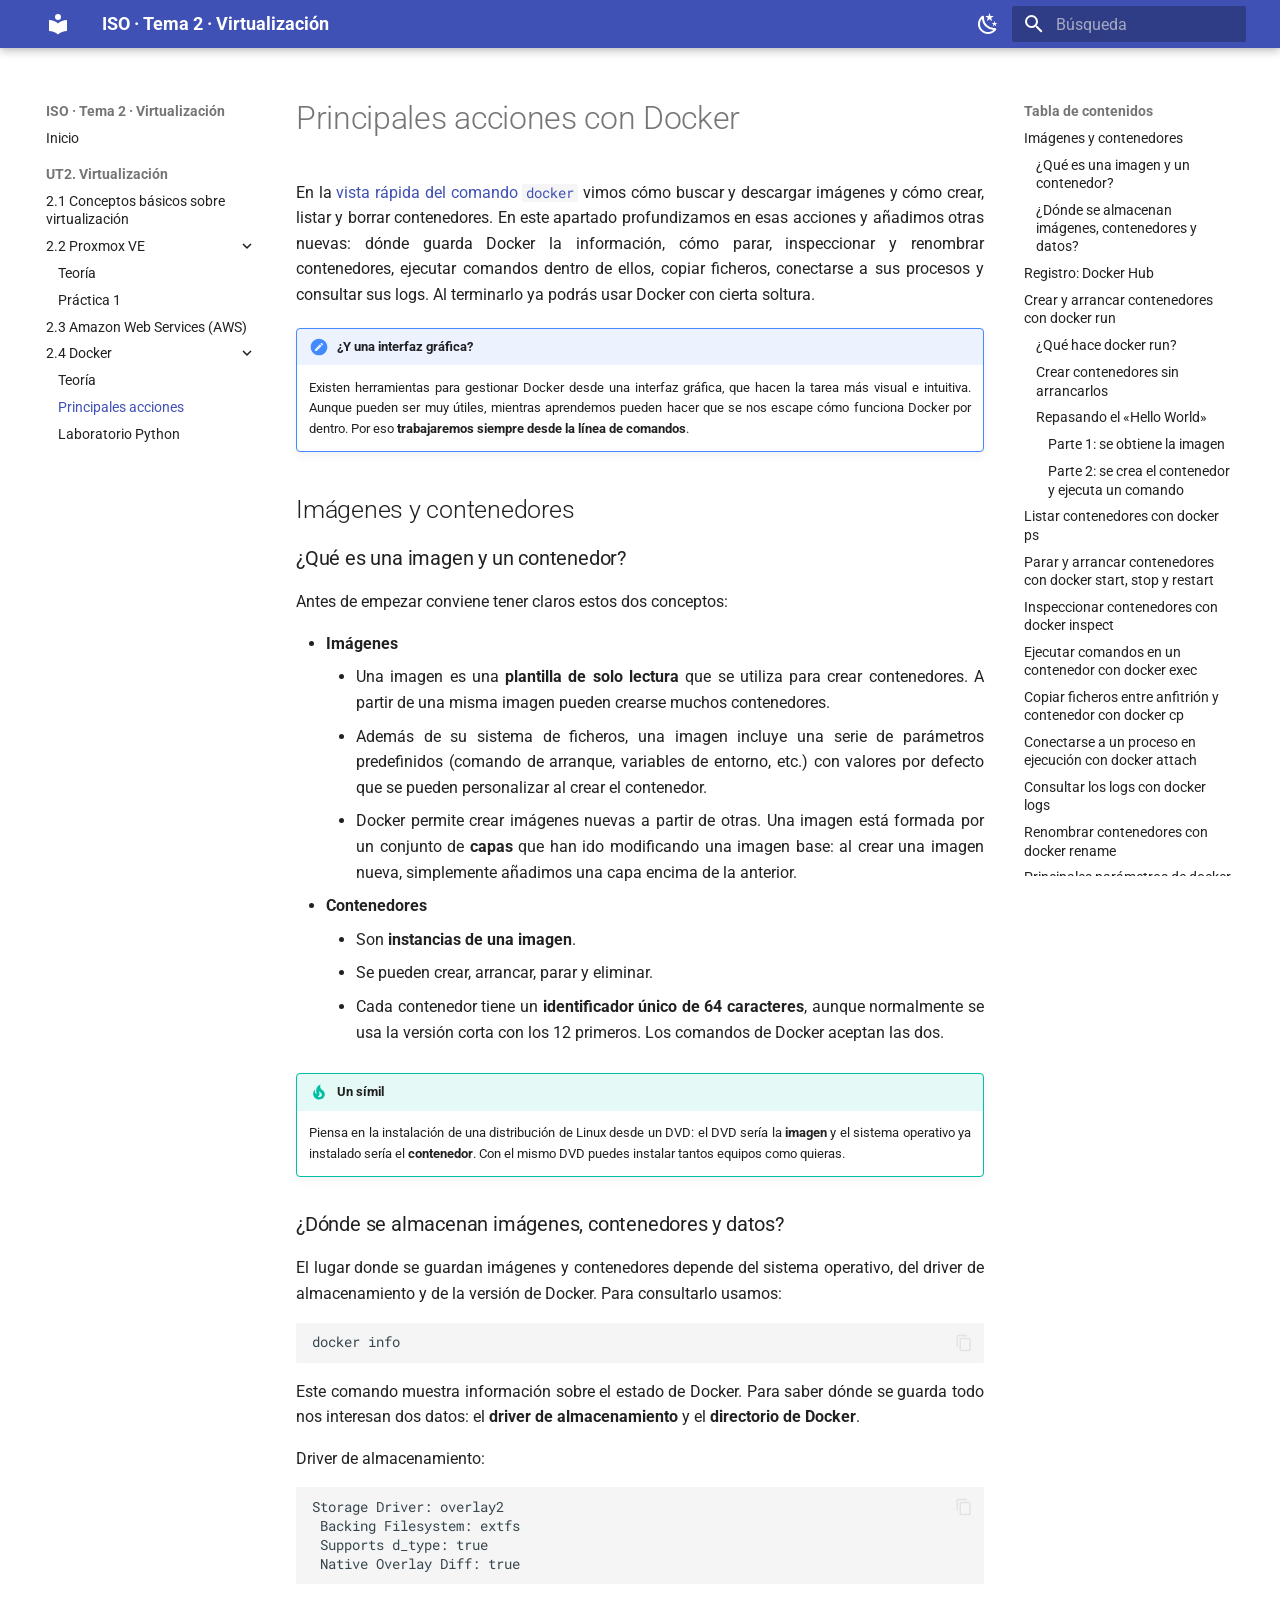
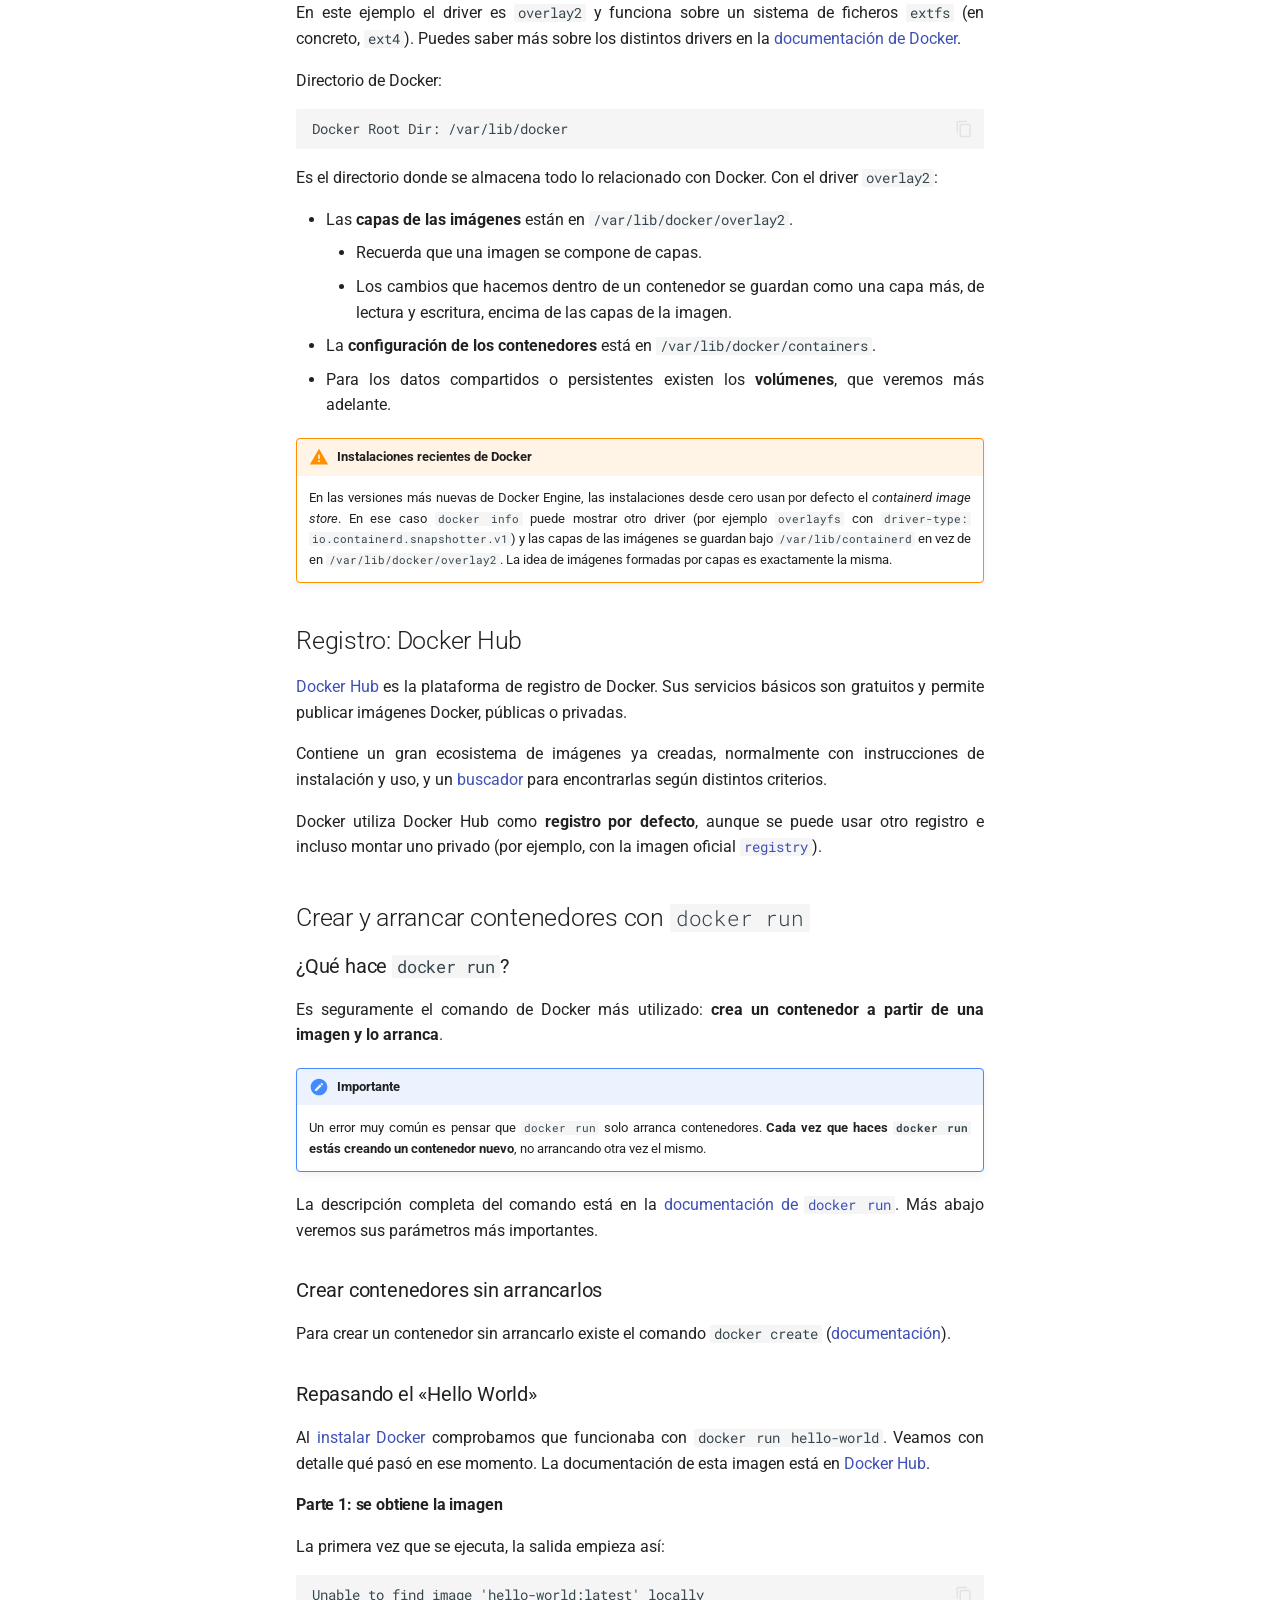
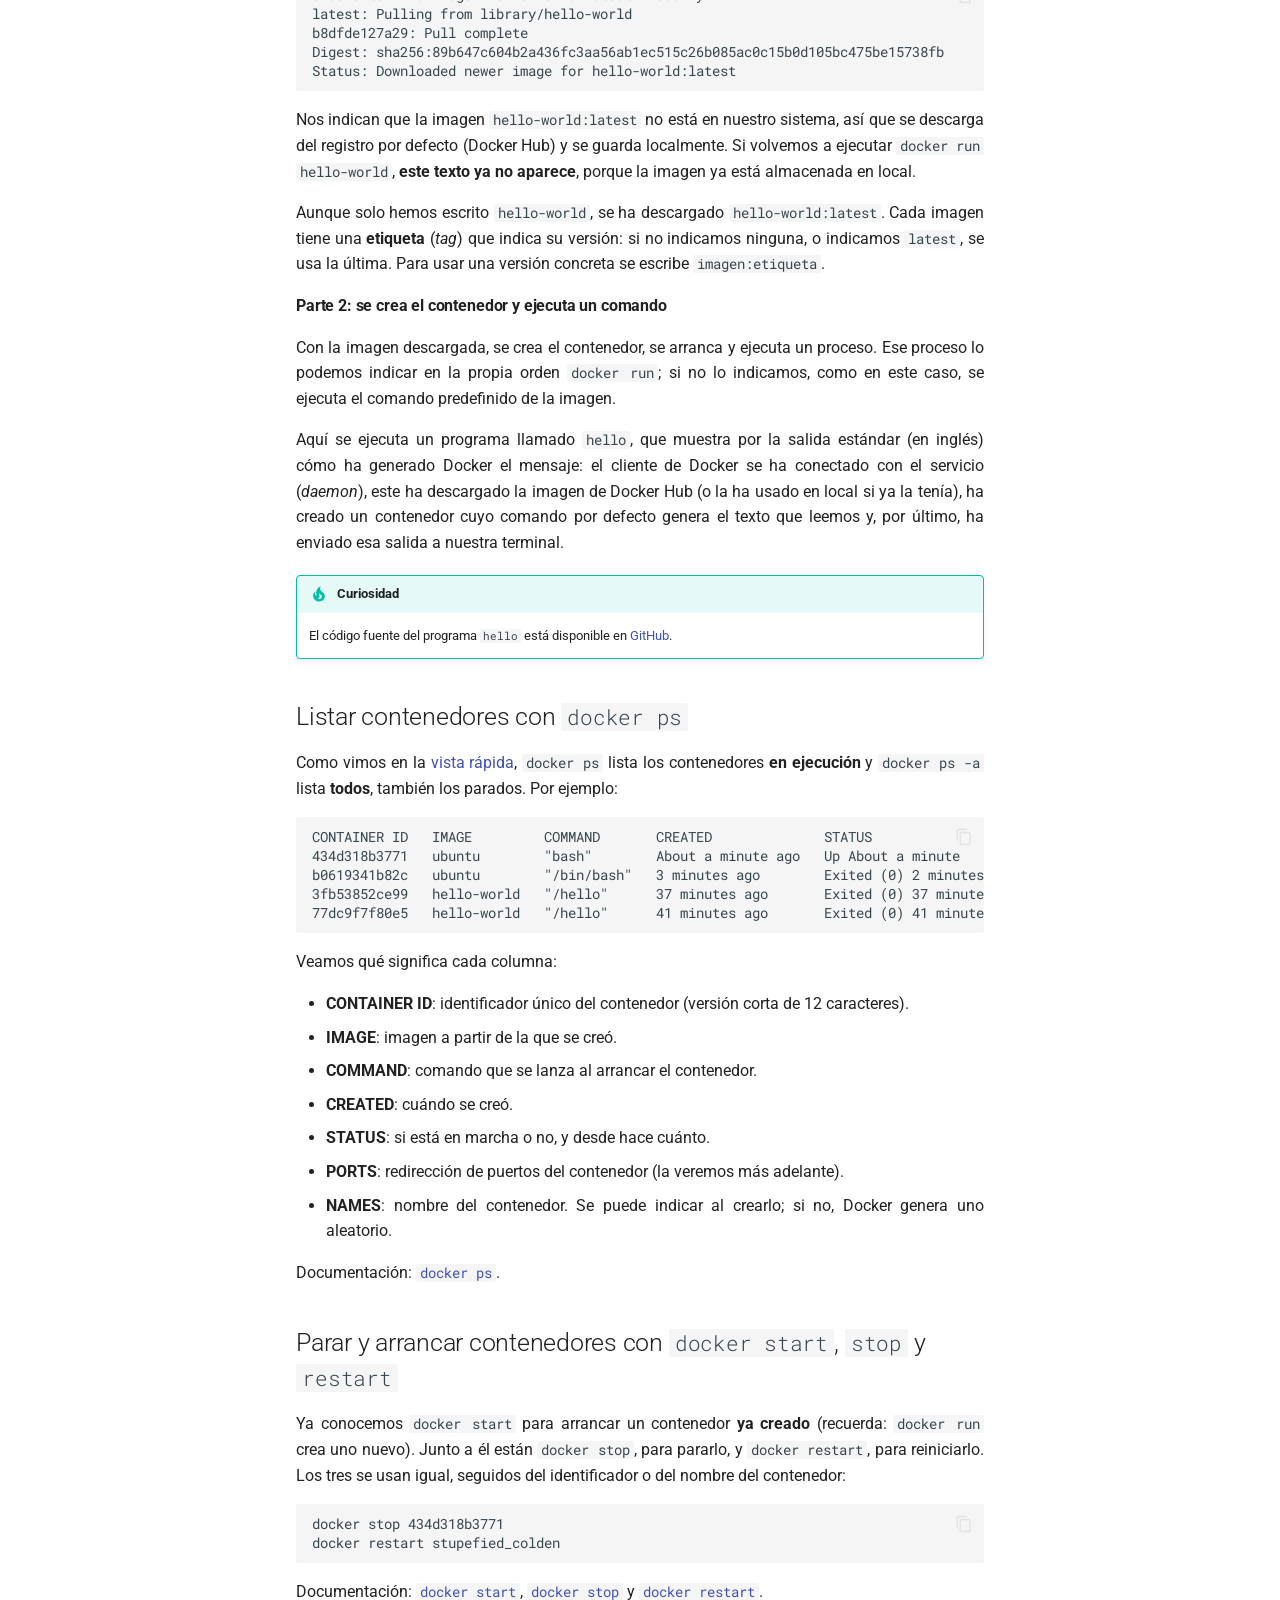
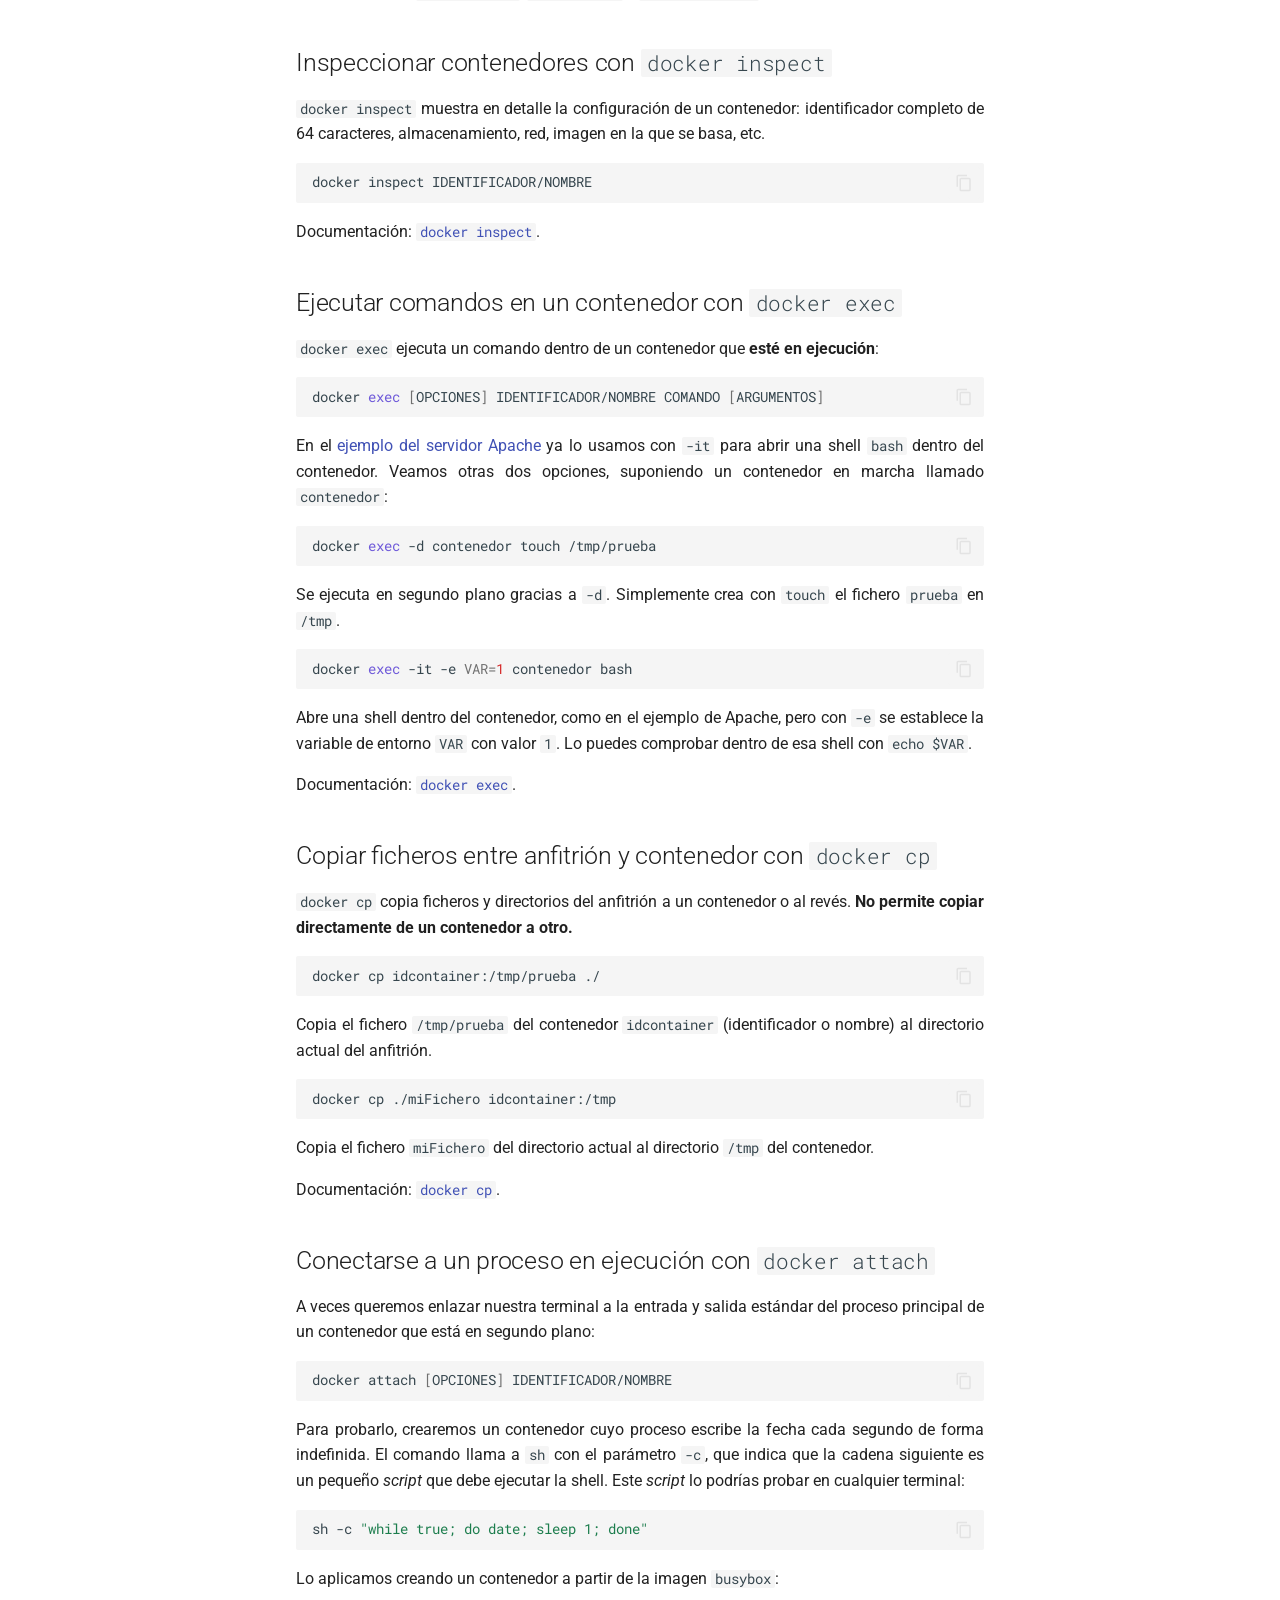
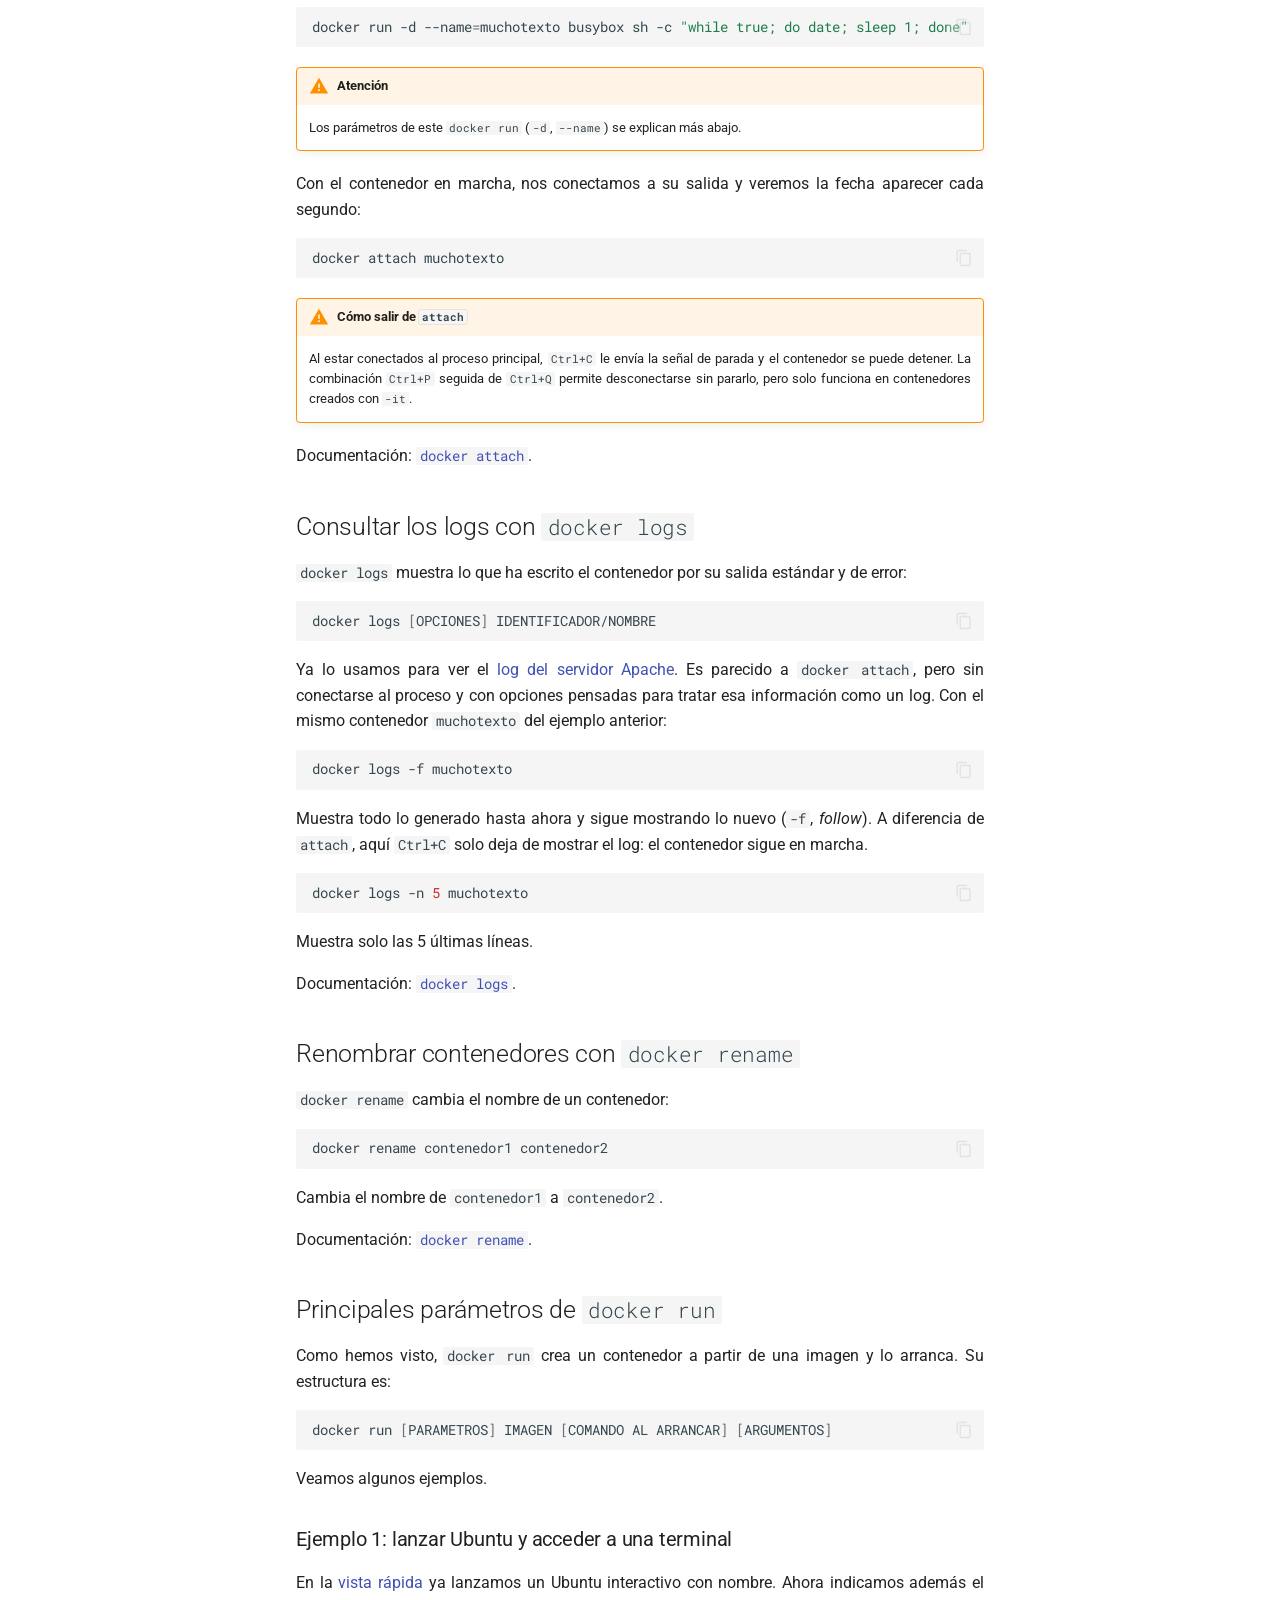
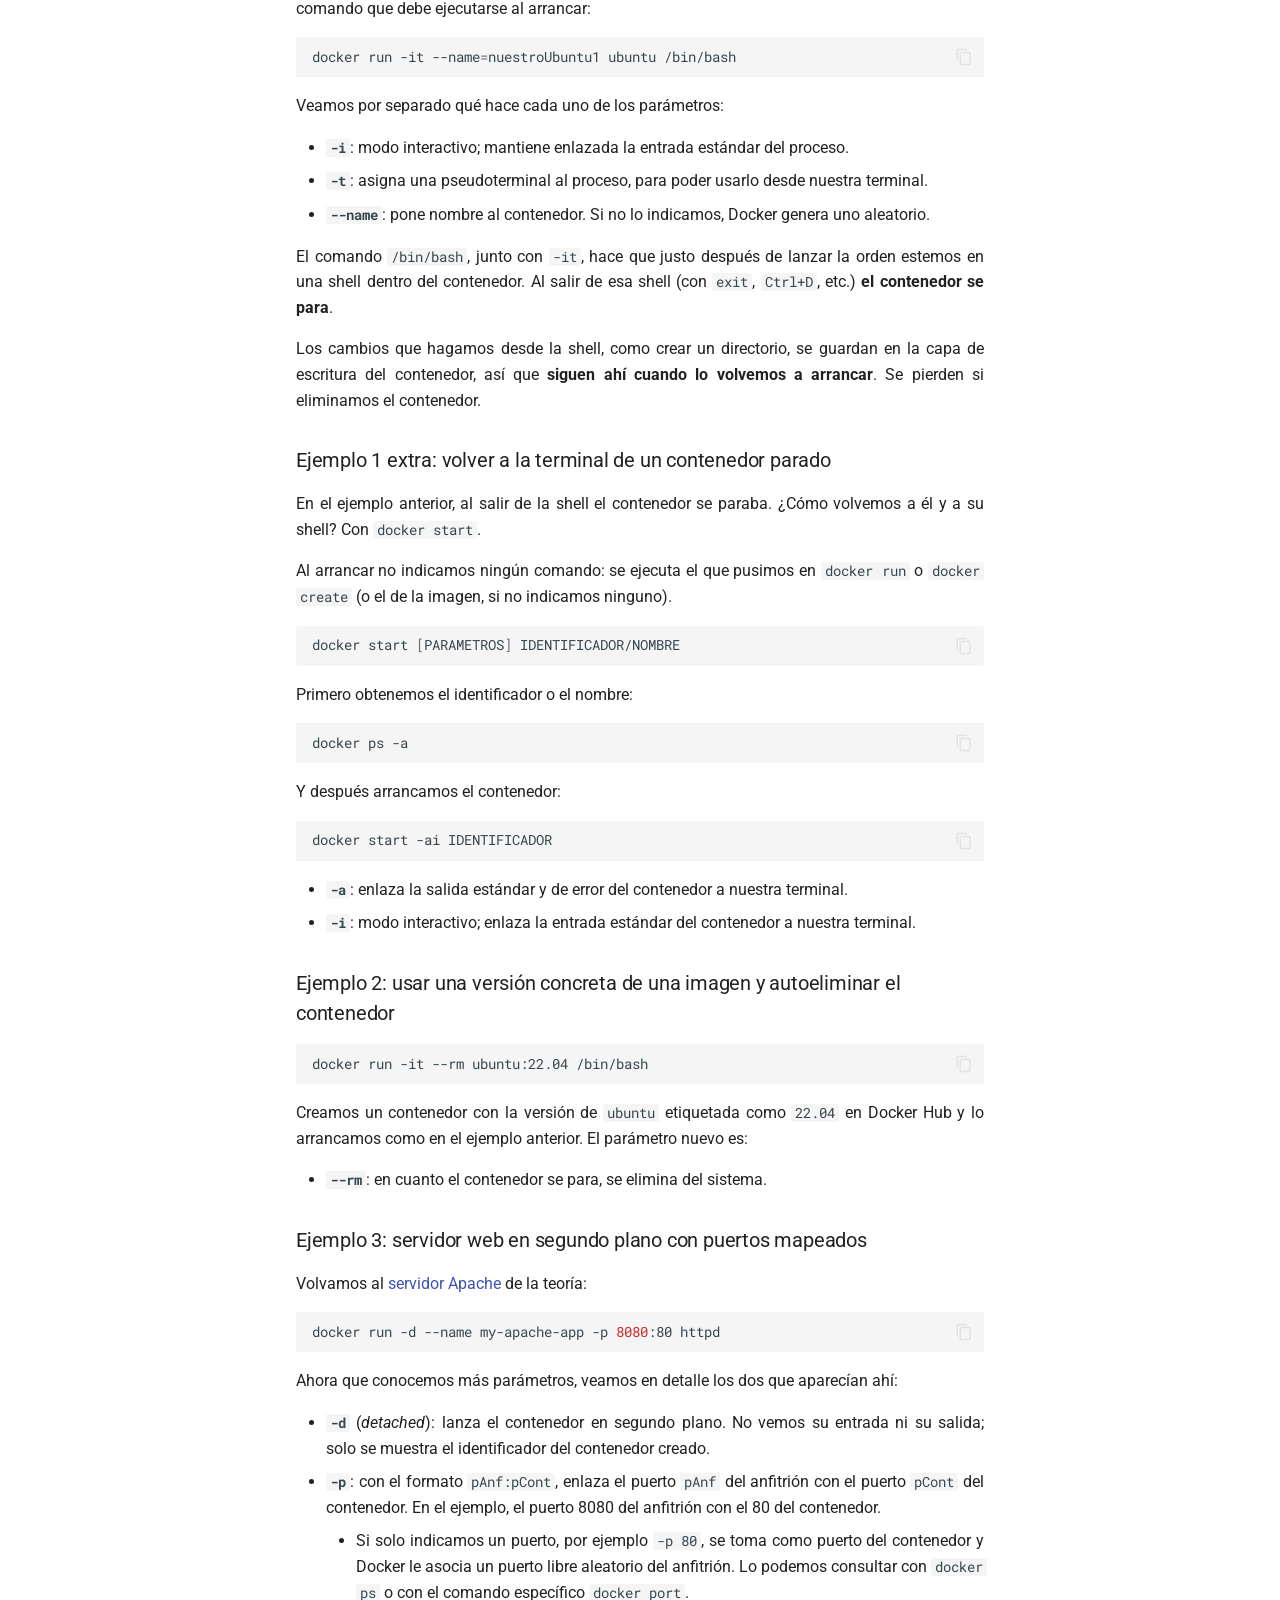
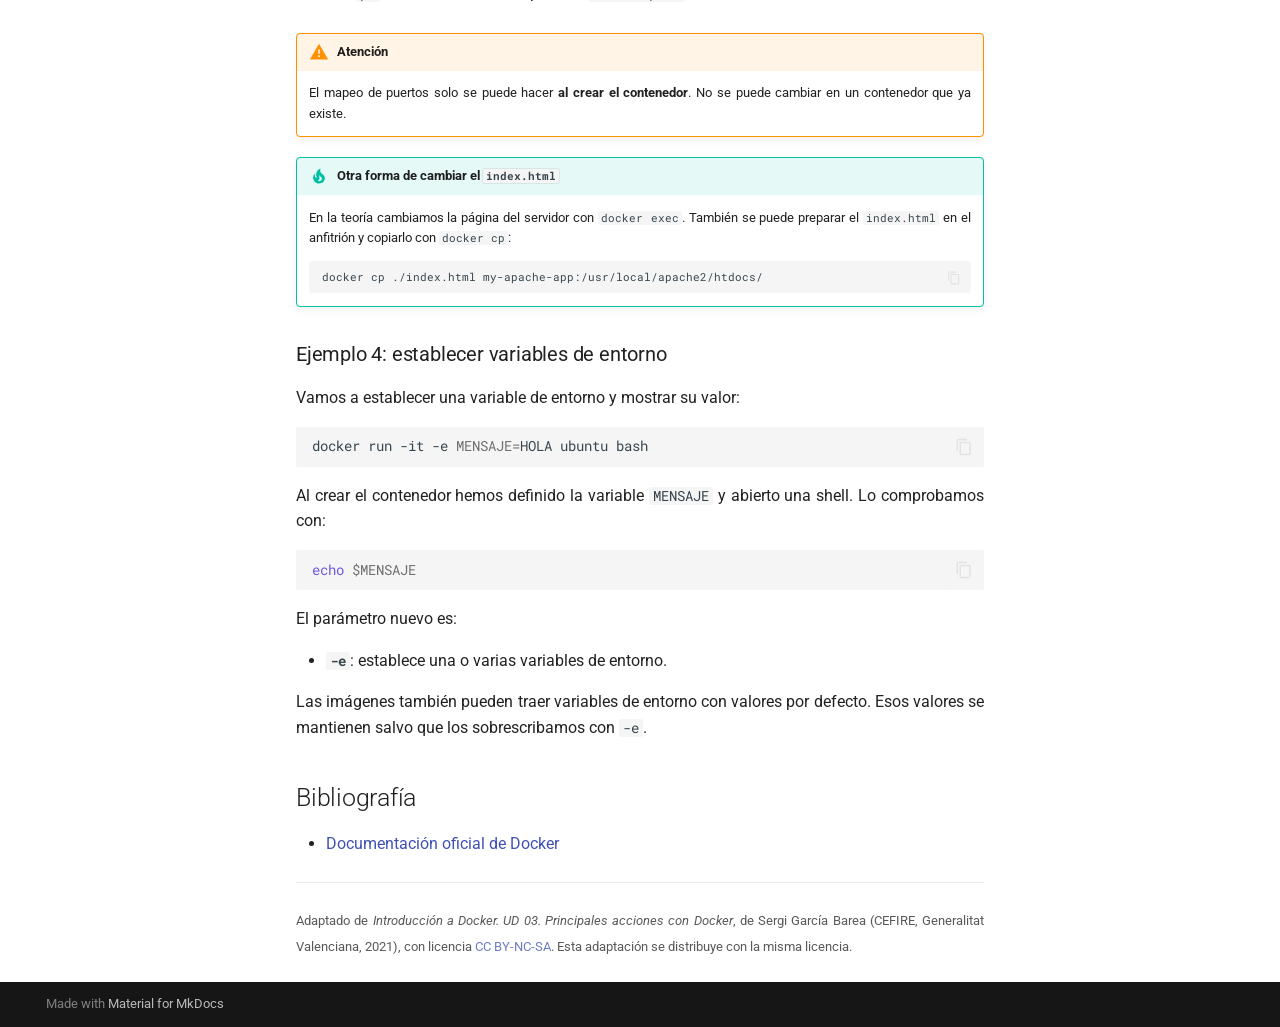
<file: docker/acciones/index.html>
<!doctype html>
<html lang="es" class="no-js">
  <head>
    
      <meta charset="utf-8">
      <meta name="viewport" content="width=device-width,initial-scale=1">
      
        <meta name="description" content="Apuntes del módulo Implantación de Sistemas Operativos (ASIR) - Tema 2">
      
      
      
      
        <link rel="prev" href="../">
      
      
        <link rel="next" href="../laboratorio-python/">
      
      
        
      
      
      <link rel="icon" href="../../assets/images/favicon.png">
      <meta name="generator" content="mkdocs-1.6.1, mkdocs-material-9.7.7">
    
    
      
        <title>Principales acciones - ISO · Tema 2 · Virtualización</title>
      
    
    
      <link rel="stylesheet" href="../../assets/stylesheets/main.ec1eaa64.min.css">
      
        
        <link rel="stylesheet" href="../../assets/stylesheets/palette.ab4e12ef.min.css">
      
      


    
    
      
    
    
      
        
        
        <link rel="preconnect" href="https://fonts.gstatic.com" crossorigin>
        <link rel="stylesheet" href="https://fonts.googleapis.com/css?family=Roboto:300,300i,400,400i,700,700i%7CRoboto+Mono:400,400i,700,700i&display=fallback">
        <style>:root{--md-text-font:"Roboto";--md-code-font:"Roboto Mono"}</style>
      
    
    
      <link rel="stylesheet" href="../../assets/extra.css">
    
      <link rel="stylesheet" href="../stylesheets/docker.css">
    
    <script>__md_scope=new URL("../..",location),__md_hash=e=>[...e].reduce(((e,_)=>(e<<5)-e+_.charCodeAt(0)),0),__md_get=(e,_=localStorage,t=__md_scope)=>JSON.parse(_.getItem(t.pathname+"."+e)),__md_set=(e,_,t=localStorage,a=__md_scope)=>{try{t.setItem(a.pathname+"."+e,JSON.stringify(_))}catch(e){}}</script>
    
      

    
    
  </head>
  
  
    
    
      
    
    
    
    
    <body dir="ltr" data-md-color-scheme="default" data-md-color-primary="indigo" data-md-color-accent="indigo">
  
    
    <input class="md-toggle" data-md-toggle="drawer" type="checkbox" id="__drawer" autocomplete="off">
    <input class="md-toggle" data-md-toggle="search" type="checkbox" id="__search" autocomplete="off">
    <label class="md-overlay" for="__drawer"></label>
    <div data-md-component="skip">
      
        
        <a href="#principales-acciones-con-docker" class="md-skip">
          Saltar a contenido
        </a>
      
    </div>
    <div data-md-component="announce">
      
    </div>
    
    
      

  

<header class="md-header md-header--shadow" data-md-component="header">
  <nav class="md-header__inner md-grid" aria-label="Cabecera">
    <a href="../.." title="ISO · Tema 2 · Virtualización" class="md-header__button md-logo" aria-label="ISO · Tema 2 · Virtualización" data-md-component="logo">
      
  
  <svg xmlns="http://www.w3.org/2000/svg" viewBox="0 0 24 24"><path d="M12 8a3 3 0 0 0 3-3 3 3 0 0 0-3-3 3 3 0 0 0-3 3 3 3 0 0 0 3 3m0 3.54C9.64 9.35 6.5 8 3 8v11c3.5 0 6.64 1.35 9 3.54 2.36-2.19 5.5-3.54 9-3.54V8c-3.5 0-6.64 1.35-9 3.54"/></svg>

    </a>
    <label class="md-header__button md-icon" for="__drawer">
      
      <svg xmlns="http://www.w3.org/2000/svg" viewBox="0 0 24 24"><path d="M3 6h18v2H3zm0 5h18v2H3zm0 5h18v2H3z"/></svg>
    </label>
    <div class="md-header__title" data-md-component="header-title">
      <div class="md-header__ellipsis">
        <div class="md-header__topic">
          <span class="md-ellipsis">
            ISO · Tema 2 · Virtualización
          </span>
        </div>
        <div class="md-header__topic" data-md-component="header-topic">
          <span class="md-ellipsis">
            
              Principales acciones
            
          </span>
        </div>
      </div>
    </div>
    
      
        <form class="md-header__option" data-md-component="palette">
  
    
    
    
    <input class="md-option" data-md-color-media="" data-md-color-scheme="default" data-md-color-primary="indigo" data-md-color-accent="indigo"  aria-label="Modo oscuro"  type="radio" name="__palette" id="__palette_0">
    
      <label class="md-header__button md-icon" title="Modo oscuro" for="__palette_1" hidden>
        <svg xmlns="http://www.w3.org/2000/svg" viewBox="0 0 24 24"><path d="m17.75 4.09-2.53 1.94.91 3.06-2.63-1.81-2.63 1.81.91-3.06-2.53-1.94L12.44 4l1.06-3 1.06 3zm3.5 6.91-1.64 1.25.59 1.98-1.7-1.17-1.7 1.17.59-1.98L15.75 11l2.06-.05L18.5 9l.69 1.95zm-2.28 4.95c.83-.08 1.72 1.1 1.19 1.85-.32.45-.66.87-1.08 1.27C15.17 23 8.84 23 4.94 19.07c-3.91-3.9-3.91-10.24 0-14.14.4-.4.82-.76 1.27-1.08.75-.53 1.93.36 1.85 1.19-.27 2.86.69 5.83 2.89 8.02a9.96 9.96 0 0 0 8.02 2.89m-1.64 2.02a12.08 12.08 0 0 1-7.8-3.47c-2.17-2.19-3.33-5-3.49-7.82-2.81 3.14-2.7 7.96.31 10.98 3.02 3.01 7.84 3.12 10.98.31"/></svg>
      </label>
    
  
    
    
    
    <input class="md-option" data-md-color-media="" data-md-color-scheme="slate" data-md-color-primary="indigo" data-md-color-accent="indigo"  aria-label="Modo claro"  type="radio" name="__palette" id="__palette_1">
    
      <label class="md-header__button md-icon" title="Modo claro" for="__palette_0" hidden>
        <svg xmlns="http://www.w3.org/2000/svg" viewBox="0 0 24 24"><path d="M12 7a5 5 0 0 1 5 5 5 5 0 0 1-5 5 5 5 0 0 1-5-5 5 5 0 0 1 5-5m0 2a3 3 0 0 0-3 3 3 3 0 0 0 3 3 3 3 0 0 0 3-3 3 3 0 0 0-3-3m0-7 2.39 3.42C13.65 5.15 12.84 5 12 5s-1.65.15-2.39.42zM3.34 7l4.16-.35A7.2 7.2 0 0 0 5.94 8.5c-.44.74-.69 1.5-.83 2.29zm.02 10 1.76-3.77a7.131 7.131 0 0 0 2.38 4.14zM20.65 7l-1.77 3.79a7.02 7.02 0 0 0-2.38-4.15zm-.01 10-4.14.36c.59-.51 1.12-1.14 1.54-1.86.42-.73.69-1.5.83-2.29zM12 22l-2.41-3.44c.74.27 1.55.44 2.41.44.82 0 1.63-.17 2.37-.44z"/></svg>
      </label>
    
  
</form>
      
    
    
      <script>var palette=__md_get("__palette");if(palette&&palette.color){if("(prefers-color-scheme)"===palette.color.media){var media=matchMedia("(prefers-color-scheme: light)"),input=document.querySelector(media.matches?"[data-md-color-media='(prefers-color-scheme: light)']":"[data-md-color-media='(prefers-color-scheme: dark)']");palette.color.media=input.getAttribute("data-md-color-media"),palette.color.scheme=input.getAttribute("data-md-color-scheme"),palette.color.primary=input.getAttribute("data-md-color-primary"),palette.color.accent=input.getAttribute("data-md-color-accent")}for(var[key,value]of Object.entries(palette.color))document.body.setAttribute("data-md-color-"+key,value)}</script>
    
    
    
      
      
        <label class="md-header__button md-icon" for="__search">
          
          <svg xmlns="http://www.w3.org/2000/svg" viewBox="0 0 24 24"><path d="M9.5 3A6.5 6.5 0 0 1 16 9.5c0 1.61-.59 3.09-1.56 4.23l.27.27h.79l5 5-1.5 1.5-5-5v-.79l-.27-.27A6.52 6.52 0 0 1 9.5 16 6.5 6.5 0 0 1 3 9.5 6.5 6.5 0 0 1 9.5 3m0 2C7 5 5 7 5 9.5S7 14 9.5 14 14 12 14 9.5 12 5 9.5 5"/></svg>
        </label>
        <div class="md-search" data-md-component="search" role="dialog">
  <label class="md-search__overlay" for="__search"></label>
  <div class="md-search__inner" role="search">
    <form class="md-search__form" name="search">
      <input type="text" class="md-search__input" name="query" aria-label="Búsqueda" placeholder="Búsqueda" autocapitalize="off" autocorrect="off" autocomplete="off" spellcheck="false" data-md-component="search-query" required>
      <label class="md-search__icon md-icon" for="__search">
        
        <svg xmlns="http://www.w3.org/2000/svg" viewBox="0 0 24 24"><path d="M9.5 3A6.5 6.5 0 0 1 16 9.5c0 1.61-.59 3.09-1.56 4.23l.27.27h.79l5 5-1.5 1.5-5-5v-.79l-.27-.27A6.52 6.52 0 0 1 9.5 16 6.5 6.5 0 0 1 3 9.5 6.5 6.5 0 0 1 9.5 3m0 2C7 5 5 7 5 9.5S7 14 9.5 14 14 12 14 9.5 12 5 9.5 5"/></svg>
        
        <svg xmlns="http://www.w3.org/2000/svg" viewBox="0 0 24 24"><path d="M20 11v2H8l5.5 5.5-1.42 1.42L4.16 12l7.92-7.92L13.5 5.5 8 11z"/></svg>
      </label>
      <nav class="md-search__options" aria-label="Buscar">
        
        <button type="reset" class="md-search__icon md-icon" title="Limpiar" aria-label="Limpiar" tabindex="-1">
          
          <svg xmlns="http://www.w3.org/2000/svg" viewBox="0 0 24 24"><path d="M19 6.41 17.59 5 12 10.59 6.41 5 5 6.41 10.59 12 5 17.59 6.41 19 12 13.41 17.59 19 19 17.59 13.41 12z"/></svg>
        </button>
      </nav>
      
    </form>
    <div class="md-search__output">
      <div class="md-search__scrollwrap" tabindex="0" data-md-scrollfix>
        <div class="md-search-result" data-md-component="search-result">
          <div class="md-search-result__meta">
            Inicializando búsqueda
          </div>
          <ol class="md-search-result__list" role="presentation"></ol>
        </div>
      </div>
    </div>
  </div>
</div>
      
    
    
  </nav>
  
</header>
    
    <div class="md-container" data-md-component="container">
      
      
        
          
        
      
      <main class="md-main" data-md-component="main">
        <div class="md-main__inner md-grid">
          
            
              
              <div class="md-sidebar md-sidebar--primary" data-md-component="sidebar" data-md-type="navigation" >
                <div class="md-sidebar__scrollwrap">
                  <div class="md-sidebar__inner">
                    



<nav class="md-nav md-nav--primary" aria-label="Navegación" data-md-level="0">
  <label class="md-nav__title" for="__drawer">
    <a href="../.." title="ISO · Tema 2 · Virtualización" class="md-nav__button md-logo" aria-label="ISO · Tema 2 · Virtualización" data-md-component="logo">
      
  
  <svg xmlns="http://www.w3.org/2000/svg" viewBox="0 0 24 24"><path d="M12 8a3 3 0 0 0 3-3 3 3 0 0 0-3-3 3 3 0 0 0-3 3 3 3 0 0 0 3 3m0 3.54C9.64 9.35 6.5 8 3 8v11c3.5 0 6.64 1.35 9 3.54 2.36-2.19 5.5-3.54 9-3.54V8c-3.5 0-6.64 1.35-9 3.54"/></svg>

    </a>
    ISO · Tema 2 · Virtualización
  </label>
  
  <ul class="md-nav__list" data-md-scrollfix>
    
      
      
  
  
  
  
    <li class="md-nav__item">
      <a href="../.." class="md-nav__link">
        
  
  
  <span class="md-ellipsis">
    
  
    Inicio
  

    
  </span>
  
  

      </a>
    </li>
  

    
      
      
  
  
    
  
  
  
    
    
    
    
      
        
        
      
    
    
    <li class="md-nav__item md-nav__item--active md-nav__item--section md-nav__item--nested">
      
        
        
        <input class="md-nav__toggle md-toggle " type="checkbox" id="__nav_2" checked>
        
          
          <label class="md-nav__link" for="__nav_2" id="__nav_2_label" tabindex="">
            
  
  
  <span class="md-ellipsis">
    
  
    UT2. Virtualización
  

    
  </span>
  
  

            <span class="md-nav__icon md-icon"></span>
          </label>
        
        <nav class="md-nav" data-md-level="1" aria-labelledby="__nav_2_label" aria-expanded="true">
          <label class="md-nav__title" for="__nav_2">
            <span class="md-nav__icon md-icon"></span>
            
  
    UT2. Virtualización
  

          </label>
          <ul class="md-nav__list" data-md-scrollfix>
            
              
                
  
  
  
  
    <li class="md-nav__item">
      <a href="../../iso-ut2.1-conceptos-virtualizacion/" class="md-nav__link">
        
  
  
  <span class="md-ellipsis">
    
  
    2.1 Conceptos básicos sobre virtualización
  

    
  </span>
  
  

      </a>
    </li>
  

              
            
              
                
  
  
  
  
    
    
    
    
      
    
    
    <li class="md-nav__item md-nav__item--nested">
      
        
        
          
        
        <input class="md-nav__toggle md-toggle md-toggle--indeterminate" type="checkbox" id="__nav_2_2" >
        
          
          <label class="md-nav__link" for="__nav_2_2" id="__nav_2_2_label" tabindex="0">
            
  
  
  <span class="md-ellipsis">
    
  
    2.2 Proxmox VE
  

    
  </span>
  
  

            <span class="md-nav__icon md-icon"></span>
          </label>
        
        <nav class="md-nav" data-md-level="2" aria-labelledby="__nav_2_2_label" aria-expanded="false">
          <label class="md-nav__title" for="__nav_2_2">
            <span class="md-nav__icon md-icon"></span>
            
  
    2.2 Proxmox VE
  

          </label>
          <ul class="md-nav__list" data-md-scrollfix>
            
              
                
  
  
  
  
    <li class="md-nav__item">
      <a href="../../iso-ut2.2-proxmox/" class="md-nav__link">
        
  
  
  <span class="md-ellipsis">
    
  
    Teoría
  

    
  </span>
  
  

      </a>
    </li>
  

              
            
              
                
  
  
  
  
    <li class="md-nav__item">
      <a href="../../iso-ut2-practica1-proxmox/" class="md-nav__link">
        
  
  
  <span class="md-ellipsis">
    
  
    Práctica 1
  

    
  </span>
  
  

      </a>
    </li>
  

              
            
          </ul>
        </nav>
      
    </li>
  

              
            
              
                
  
  
  
  
    <li class="md-nav__item">
      <a href="../../iso-ut2.3-aws/" class="md-nav__link">
        
  
  
  <span class="md-ellipsis">
    
  
    2.3 Amazon Web Services (AWS)
  

    
  </span>
  
  

      </a>
    </li>
  

              
            
              
                
  
  
    
  
  
  
    
    
    
    
      
    
    
    <li class="md-nav__item md-nav__item--active md-nav__item--nested">
      
        
        
        <input class="md-nav__toggle md-toggle " type="checkbox" id="__nav_2_4" checked>
        
          
          <label class="md-nav__link" for="__nav_2_4" id="__nav_2_4_label" tabindex="0">
            
  
  
  <span class="md-ellipsis">
    
  
    2.4 Docker
  

    
  </span>
  
  

            <span class="md-nav__icon md-icon"></span>
          </label>
        
        <nav class="md-nav" data-md-level="2" aria-labelledby="__nav_2_4_label" aria-expanded="true">
          <label class="md-nav__title" for="__nav_2_4">
            <span class="md-nav__icon md-icon"></span>
            
  
    2.4 Docker
  

          </label>
          <ul class="md-nav__list" data-md-scrollfix>
            
              
                
  
  
  
  
    <li class="md-nav__item">
      <a href="../" class="md-nav__link">
        
  
  
  <span class="md-ellipsis">
    
  
    Teoría
  

    
  </span>
  
  

      </a>
    </li>
  

              
            
              
                
  
  
    
  
  
  
    <li class="md-nav__item md-nav__item--active">
      
      <input class="md-nav__toggle md-toggle" type="checkbox" id="__toc">
      
      
        
      
      
        <label class="md-nav__link md-nav__link--active" for="__toc">
          
  
  
  <span class="md-ellipsis">
    
  
    Principales acciones
  

    
  </span>
  
  

          <span class="md-nav__icon md-icon"></span>
        </label>
      
      <a href="./" class="md-nav__link md-nav__link--active">
        
  
  
  <span class="md-ellipsis">
    
  
    Principales acciones
  

    
  </span>
  
  

      </a>
      
        

<nav class="md-nav md-nav--secondary" aria-label="Tabla de contenidos">
  
  
  
    
  
  
    <label class="md-nav__title" for="__toc">
      <span class="md-nav__icon md-icon"></span>
      Tabla de contenidos
    </label>
    <ul class="md-nav__list" data-md-component="toc" data-md-scrollfix>
      
        <li class="md-nav__item">
  <a href="#imagenes-y-contenedores" class="md-nav__link">
    <span class="md-ellipsis">
      
        Imágenes y contenedores
      
    </span>
  </a>
  
    <nav class="md-nav" aria-label="Imágenes y contenedores">
      <ul class="md-nav__list">
        
          <li class="md-nav__item">
  <a href="#que-es-una-imagen-y-un-contenedor" class="md-nav__link">
    <span class="md-ellipsis">
      
        ¿Qué es una imagen y un contenedor?
      
    </span>
  </a>
  
</li>
        
          <li class="md-nav__item">
  <a href="#donde-se-almacenan-imagenes-contenedores-y-datos" class="md-nav__link">
    <span class="md-ellipsis">
      
        ¿Dónde se almacenan imágenes, contenedores y datos?
      
    </span>
  </a>
  
</li>
        
      </ul>
    </nav>
  
</li>
      
        <li class="md-nav__item">
  <a href="#registro-docker-hub" class="md-nav__link">
    <span class="md-ellipsis">
      
        Registro: Docker Hub
      
    </span>
  </a>
  
</li>
      
        <li class="md-nav__item">
  <a href="#crear-y-arrancar-contenedores-con-docker-run" class="md-nav__link">
    <span class="md-ellipsis">
      
        Crear y arrancar contenedores con docker run
      
    </span>
  </a>
  
    <nav class="md-nav" aria-label="Crear y arrancar contenedores con docker run">
      <ul class="md-nav__list">
        
          <li class="md-nav__item">
  <a href="#que-hace-docker-run" class="md-nav__link">
    <span class="md-ellipsis">
      
        ¿Qué hace docker run?
      
    </span>
  </a>
  
</li>
        
          <li class="md-nav__item">
  <a href="#crear-contenedores-sin-arrancarlos" class="md-nav__link">
    <span class="md-ellipsis">
      
        Crear contenedores sin arrancarlos
      
    </span>
  </a>
  
</li>
        
          <li class="md-nav__item">
  <a href="#repasando-el-hello-world" class="md-nav__link">
    <span class="md-ellipsis">
      
        Repasando el «Hello World»
      
    </span>
  </a>
  
    <nav class="md-nav" aria-label="Repasando el «Hello World»">
      <ul class="md-nav__list">
        
          <li class="md-nav__item">
  <a href="#parte-1-se-obtiene-la-imagen" class="md-nav__link">
    <span class="md-ellipsis">
      
        Parte 1: se obtiene la imagen
      
    </span>
  </a>
  
</li>
        
          <li class="md-nav__item">
  <a href="#parte-2-se-crea-el-contenedor-y-ejecuta-un-comando" class="md-nav__link">
    <span class="md-ellipsis">
      
        Parte 2: se crea el contenedor y ejecuta un comando
      
    </span>
  </a>
  
</li>
        
      </ul>
    </nav>
  
</li>
        
      </ul>
    </nav>
  
</li>
      
        <li class="md-nav__item">
  <a href="#listar-contenedores-con-docker-ps" class="md-nav__link">
    <span class="md-ellipsis">
      
        Listar contenedores con docker ps
      
    </span>
  </a>
  
</li>
      
        <li class="md-nav__item">
  <a href="#parar-y-arrancar-contenedores-con-docker-start-stop-y-restart" class="md-nav__link">
    <span class="md-ellipsis">
      
        Parar y arrancar contenedores con docker start, stop y restart
      
    </span>
  </a>
  
</li>
      
        <li class="md-nav__item">
  <a href="#inspeccionar-contenedores-con-docker-inspect" class="md-nav__link">
    <span class="md-ellipsis">
      
        Inspeccionar contenedores con docker inspect
      
    </span>
  </a>
  
</li>
      
        <li class="md-nav__item">
  <a href="#ejecutar-comandos-en-un-contenedor-con-docker-exec" class="md-nav__link">
    <span class="md-ellipsis">
      
        Ejecutar comandos en un contenedor con docker exec
      
    </span>
  </a>
  
</li>
      
        <li class="md-nav__item">
  <a href="#copiar-ficheros-entre-anfitrion-y-contenedor-con-docker-cp" class="md-nav__link">
    <span class="md-ellipsis">
      
        Copiar ficheros entre anfitrión y contenedor con docker cp
      
    </span>
  </a>
  
</li>
      
        <li class="md-nav__item">
  <a href="#conectarse-a-un-proceso-en-ejecucion-con-docker-attach" class="md-nav__link">
    <span class="md-ellipsis">
      
        Conectarse a un proceso en ejecución con docker attach
      
    </span>
  </a>
  
</li>
      
        <li class="md-nav__item">
  <a href="#consultar-los-logs-con-docker-logs" class="md-nav__link">
    <span class="md-ellipsis">
      
        Consultar los logs con docker logs
      
    </span>
  </a>
  
</li>
      
        <li class="md-nav__item">
  <a href="#renombrar-contenedores-con-docker-rename" class="md-nav__link">
    <span class="md-ellipsis">
      
        Renombrar contenedores con docker rename
      
    </span>
  </a>
  
</li>
      
        <li class="md-nav__item">
  <a href="#principales-parametros-de-docker-run" class="md-nav__link">
    <span class="md-ellipsis">
      
        Principales parámetros de docker run
      
    </span>
  </a>
  
    <nav class="md-nav" aria-label="Principales parámetros de docker run">
      <ul class="md-nav__list">
        
          <li class="md-nav__item">
  <a href="#ejemplo-1-lanzar-ubuntu-y-acceder-a-una-terminal" class="md-nav__link">
    <span class="md-ellipsis">
      
        Ejemplo 1: lanzar Ubuntu y acceder a una terminal
      
    </span>
  </a>
  
</li>
        
          <li class="md-nav__item">
  <a href="#ejemplo-1-extra-volver-a-la-terminal-de-un-contenedor-parado" class="md-nav__link">
    <span class="md-ellipsis">
      
        Ejemplo 1 extra: volver a la terminal de un contenedor parado
      
    </span>
  </a>
  
</li>
        
          <li class="md-nav__item">
  <a href="#ejemplo-2-usar-una-version-concreta-de-una-imagen-y-autoeliminar-el-contenedor" class="md-nav__link">
    <span class="md-ellipsis">
      
        Ejemplo 2: usar una versión concreta de una imagen y autoeliminar el contenedor
      
    </span>
  </a>
  
</li>
        
          <li class="md-nav__item">
  <a href="#ejemplo-3-servidor-web-en-segundo-plano-con-puertos-mapeados" class="md-nav__link">
    <span class="md-ellipsis">
      
        Ejemplo 3: servidor web en segundo plano con puertos mapeados
      
    </span>
  </a>
  
</li>
        
          <li class="md-nav__item">
  <a href="#ejemplo-4-establecer-variables-de-entorno" class="md-nav__link">
    <span class="md-ellipsis">
      
        Ejemplo 4: establecer variables de entorno
      
    </span>
  </a>
  
</li>
        
      </ul>
    </nav>
  
</li>
      
        <li class="md-nav__item">
  <a href="#bibliografia" class="md-nav__link">
    <span class="md-ellipsis">
      
        Bibliografía
      
    </span>
  </a>
  
</li>
      
    </ul>
  
</nav>
      
    </li>
  

              
            
              
                
  
  
  
  
    <li class="md-nav__item">
      <a href="../laboratorio-python/" class="md-nav__link">
        
  
  
  <span class="md-ellipsis">
    
  
    Laboratorio Python
  

    
  </span>
  
  

      </a>
    </li>
  

              
            
          </ul>
        </nav>
      
    </li>
  

              
            
          </ul>
        </nav>
      
    </li>
  

    
  </ul>
</nav>
                  </div>
                </div>
              </div>
            
            
              
              <div class="md-sidebar md-sidebar--secondary" data-md-component="sidebar" data-md-type="toc" >
                <div class="md-sidebar__scrollwrap">
                  <div class="md-sidebar__inner">
                    

<nav class="md-nav md-nav--secondary" aria-label="Tabla de contenidos">
  
  
  
    
  
  
    <label class="md-nav__title" for="__toc">
      <span class="md-nav__icon md-icon"></span>
      Tabla de contenidos
    </label>
    <ul class="md-nav__list" data-md-component="toc" data-md-scrollfix>
      
        <li class="md-nav__item">
  <a href="#imagenes-y-contenedores" class="md-nav__link">
    <span class="md-ellipsis">
      
        Imágenes y contenedores
      
    </span>
  </a>
  
    <nav class="md-nav" aria-label="Imágenes y contenedores">
      <ul class="md-nav__list">
        
          <li class="md-nav__item">
  <a href="#que-es-una-imagen-y-un-contenedor" class="md-nav__link">
    <span class="md-ellipsis">
      
        ¿Qué es una imagen y un contenedor?
      
    </span>
  </a>
  
</li>
        
          <li class="md-nav__item">
  <a href="#donde-se-almacenan-imagenes-contenedores-y-datos" class="md-nav__link">
    <span class="md-ellipsis">
      
        ¿Dónde se almacenan imágenes, contenedores y datos?
      
    </span>
  </a>
  
</li>
        
      </ul>
    </nav>
  
</li>
      
        <li class="md-nav__item">
  <a href="#registro-docker-hub" class="md-nav__link">
    <span class="md-ellipsis">
      
        Registro: Docker Hub
      
    </span>
  </a>
  
</li>
      
        <li class="md-nav__item">
  <a href="#crear-y-arrancar-contenedores-con-docker-run" class="md-nav__link">
    <span class="md-ellipsis">
      
        Crear y arrancar contenedores con docker run
      
    </span>
  </a>
  
    <nav class="md-nav" aria-label="Crear y arrancar contenedores con docker run">
      <ul class="md-nav__list">
        
          <li class="md-nav__item">
  <a href="#que-hace-docker-run" class="md-nav__link">
    <span class="md-ellipsis">
      
        ¿Qué hace docker run?
      
    </span>
  </a>
  
</li>
        
          <li class="md-nav__item">
  <a href="#crear-contenedores-sin-arrancarlos" class="md-nav__link">
    <span class="md-ellipsis">
      
        Crear contenedores sin arrancarlos
      
    </span>
  </a>
  
</li>
        
          <li class="md-nav__item">
  <a href="#repasando-el-hello-world" class="md-nav__link">
    <span class="md-ellipsis">
      
        Repasando el «Hello World»
      
    </span>
  </a>
  
    <nav class="md-nav" aria-label="Repasando el «Hello World»">
      <ul class="md-nav__list">
        
          <li class="md-nav__item">
  <a href="#parte-1-se-obtiene-la-imagen" class="md-nav__link">
    <span class="md-ellipsis">
      
        Parte 1: se obtiene la imagen
      
    </span>
  </a>
  
</li>
        
          <li class="md-nav__item">
  <a href="#parte-2-se-crea-el-contenedor-y-ejecuta-un-comando" class="md-nav__link">
    <span class="md-ellipsis">
      
        Parte 2: se crea el contenedor y ejecuta un comando
      
    </span>
  </a>
  
</li>
        
      </ul>
    </nav>
  
</li>
        
      </ul>
    </nav>
  
</li>
      
        <li class="md-nav__item">
  <a href="#listar-contenedores-con-docker-ps" class="md-nav__link">
    <span class="md-ellipsis">
      
        Listar contenedores con docker ps
      
    </span>
  </a>
  
</li>
      
        <li class="md-nav__item">
  <a href="#parar-y-arrancar-contenedores-con-docker-start-stop-y-restart" class="md-nav__link">
    <span class="md-ellipsis">
      
        Parar y arrancar contenedores con docker start, stop y restart
      
    </span>
  </a>
  
</li>
      
        <li class="md-nav__item">
  <a href="#inspeccionar-contenedores-con-docker-inspect" class="md-nav__link">
    <span class="md-ellipsis">
      
        Inspeccionar contenedores con docker inspect
      
    </span>
  </a>
  
</li>
      
        <li class="md-nav__item">
  <a href="#ejecutar-comandos-en-un-contenedor-con-docker-exec" class="md-nav__link">
    <span class="md-ellipsis">
      
        Ejecutar comandos en un contenedor con docker exec
      
    </span>
  </a>
  
</li>
      
        <li class="md-nav__item">
  <a href="#copiar-ficheros-entre-anfitrion-y-contenedor-con-docker-cp" class="md-nav__link">
    <span class="md-ellipsis">
      
        Copiar ficheros entre anfitrión y contenedor con docker cp
      
    </span>
  </a>
  
</li>
      
        <li class="md-nav__item">
  <a href="#conectarse-a-un-proceso-en-ejecucion-con-docker-attach" class="md-nav__link">
    <span class="md-ellipsis">
      
        Conectarse a un proceso en ejecución con docker attach
      
    </span>
  </a>
  
</li>
      
        <li class="md-nav__item">
  <a href="#consultar-los-logs-con-docker-logs" class="md-nav__link">
    <span class="md-ellipsis">
      
        Consultar los logs con docker logs
      
    </span>
  </a>
  
</li>
      
        <li class="md-nav__item">
  <a href="#renombrar-contenedores-con-docker-rename" class="md-nav__link">
    <span class="md-ellipsis">
      
        Renombrar contenedores con docker rename
      
    </span>
  </a>
  
</li>
      
        <li class="md-nav__item">
  <a href="#principales-parametros-de-docker-run" class="md-nav__link">
    <span class="md-ellipsis">
      
        Principales parámetros de docker run
      
    </span>
  </a>
  
    <nav class="md-nav" aria-label="Principales parámetros de docker run">
      <ul class="md-nav__list">
        
          <li class="md-nav__item">
  <a href="#ejemplo-1-lanzar-ubuntu-y-acceder-a-una-terminal" class="md-nav__link">
    <span class="md-ellipsis">
      
        Ejemplo 1: lanzar Ubuntu y acceder a una terminal
      
    </span>
  </a>
  
</li>
        
          <li class="md-nav__item">
  <a href="#ejemplo-1-extra-volver-a-la-terminal-de-un-contenedor-parado" class="md-nav__link">
    <span class="md-ellipsis">
      
        Ejemplo 1 extra: volver a la terminal de un contenedor parado
      
    </span>
  </a>
  
</li>
        
          <li class="md-nav__item">
  <a href="#ejemplo-2-usar-una-version-concreta-de-una-imagen-y-autoeliminar-el-contenedor" class="md-nav__link">
    <span class="md-ellipsis">
      
        Ejemplo 2: usar una versión concreta de una imagen y autoeliminar el contenedor
      
    </span>
  </a>
  
</li>
        
          <li class="md-nav__item">
  <a href="#ejemplo-3-servidor-web-en-segundo-plano-con-puertos-mapeados" class="md-nav__link">
    <span class="md-ellipsis">
      
        Ejemplo 3: servidor web en segundo plano con puertos mapeados
      
    </span>
  </a>
  
</li>
        
          <li class="md-nav__item">
  <a href="#ejemplo-4-establecer-variables-de-entorno" class="md-nav__link">
    <span class="md-ellipsis">
      
        Ejemplo 4: establecer variables de entorno
      
    </span>
  </a>
  
</li>
        
      </ul>
    </nav>
  
</li>
      
        <li class="md-nav__item">
  <a href="#bibliografia" class="md-nav__link">
    <span class="md-ellipsis">
      
        Bibliografía
      
    </span>
  </a>
  
</li>
      
    </ul>
  
</nav>
                  </div>
                </div>
              </div>
            
          
          
            <div class="md-content" data-md-component="content">
              
              <article class="md-content__inner md-typeset">
                
                  



<h1 id="principales-acciones-con-docker">Principales acciones con Docker<a class="headerlink" href="#principales-acciones-con-docker" title="Permanent link">&para;</a></h1>
<p>En la <a href="../#vista-rapida-del-comando-docker">vista rápida del comando <code>docker</code></a> vimos cómo buscar y descargar imágenes y cómo crear, listar y borrar contenedores. En este apartado profundizamos en esas acciones y añadimos otras nuevas: dónde guarda Docker la información, cómo parar, inspeccionar y renombrar contenedores, ejecutar comandos dentro de ellos, copiar ficheros, conectarse a sus procesos y consultar sus logs. Al terminarlo ya podrás usar Docker con cierta soltura.</p>
<div class="admonition note">
<p class="admonition-title">¿Y una interfaz gráfica?</p>
<p>Existen herramientas para gestionar Docker desde una interfaz gráfica, que hacen la tarea más visual e intuitiva. Aunque pueden ser muy útiles, mientras aprendemos pueden hacer que se nos escape cómo funciona Docker por dentro. Por eso <strong>trabajaremos siempre desde la línea de comandos</strong>.</p>
</div>
<h2 id="imagenes-y-contenedores">Imágenes y contenedores<a class="headerlink" href="#imagenes-y-contenedores" title="Permanent link">&para;</a></h2>
<h3 id="que-es-una-imagen-y-un-contenedor">¿Qué es una imagen y un contenedor?<a class="headerlink" href="#que-es-una-imagen-y-un-contenedor" title="Permanent link">&para;</a></h3>
<p>Antes de empezar conviene tener claros estos dos conceptos:</p>
<ul>
<li><strong>Imágenes</strong><ul>
<li>Una imagen es una <strong>plantilla de solo lectura</strong> que se utiliza para crear contenedores. A partir de una misma imagen pueden crearse muchos contenedores.</li>
<li>Además de su sistema de ficheros, una imagen incluye una serie de parámetros predefinidos (comando de arranque, variables de entorno, etc.) con valores por defecto que se pueden personalizar al crear el contenedor.</li>
<li>Docker permite crear imágenes nuevas a partir de otras. Una imagen está formada por un conjunto de <strong>capas</strong> que han ido modificando una imagen base: al crear una imagen nueva, simplemente añadimos una capa encima de la anterior.</li>
</ul>
</li>
<li><strong>Contenedores</strong><ul>
<li>Son <strong>instancias de una imagen</strong>.</li>
<li>Se pueden crear, arrancar, parar y eliminar.</li>
<li>Cada contenedor tiene un <strong>identificador único de 64 caracteres</strong>, aunque normalmente se usa la versión corta con los 12 primeros. Los comandos de Docker aceptan las dos.</li>
</ul>
</li>
</ul>
<div class="admonition tip">
<p class="admonition-title">Un símil</p>
<p>Piensa en la instalación de una distribución de Linux desde un DVD: el DVD sería la <strong>imagen</strong> y el sistema operativo ya instalado sería el <strong>contenedor</strong>. Con el mismo DVD puedes instalar tantos equipos como quieras.</p>
</div>
<h3 id="donde-se-almacenan-imagenes-contenedores-y-datos">¿Dónde se almacenan imágenes, contenedores y datos?<a class="headerlink" href="#donde-se-almacenan-imagenes-contenedores-y-datos" title="Permanent link">&para;</a></h3>
<p>El lugar donde se guardan imágenes y contenedores depende del sistema operativo, del driver de almacenamiento y de la versión de Docker. Para consultarlo usamos:</p>
<div class="highlight"><pre><span></span><code>docker<span class="w"> </span>info
</code></pre></div>
<p>Este comando muestra información sobre el estado de Docker. Para saber dónde se guarda todo nos interesan dos datos: el <strong>driver de almacenamiento</strong> y el <strong>directorio de Docker</strong>.</p>
<p>Driver de almacenamiento:</p>
<div class="highlight"><pre><span></span><code>Storage Driver: overlay2
 Backing Filesystem: extfs
 Supports d_type: true
 Native Overlay Diff: true
</code></pre></div>
<p>En este ejemplo el driver es <code>overlay2</code> y funciona sobre un sistema de ficheros <code>extfs</code> (en concreto, <code>ext4</code>). Puedes saber más sobre los distintos drivers en la <a href="https://docs.docker.com/engine/storage/drivers/select-storage-driver/">documentación de Docker</a>.</p>
<p>Directorio de Docker:</p>
<div class="highlight"><pre><span></span><code>Docker Root Dir: /var/lib/docker
</code></pre></div>
<p>Es el directorio donde se almacena todo lo relacionado con Docker. Con el driver <code>overlay2</code>:</p>
<ul>
<li>Las <strong>capas de las imágenes</strong> están en <code>/var/lib/docker/overlay2</code>.<ul>
<li>Recuerda que una imagen se compone de capas.</li>
<li>Los cambios que hacemos dentro de un contenedor se guardan como una capa más, de lectura y escritura, encima de las capas de la imagen.</li>
</ul>
</li>
<li>La <strong>configuración de los contenedores</strong> está en <code>/var/lib/docker/containers</code>.</li>
<li>Para los datos compartidos o persistentes existen los <strong>volúmenes</strong>, que veremos más adelante.</li>
</ul>
<div class="admonition warning">
<p class="admonition-title">Instalaciones recientes de Docker</p>
<p>En las versiones más nuevas de Docker Engine, las instalaciones desde cero usan por defecto el <em>containerd image store</em>. En ese caso <code>docker info</code> puede mostrar otro driver (por ejemplo <code>overlayfs</code> con <code>driver-type: io.containerd.snapshotter.v1</code>) y las capas de las imágenes se guardan bajo <code>/var/lib/containerd</code> en vez de en <code>/var/lib/docker/overlay2</code>. La idea de imágenes formadas por capas es exactamente la misma.</p>
</div>
<h2 id="registro-docker-hub">Registro: Docker Hub<a class="headerlink" href="#registro-docker-hub" title="Permanent link">&para;</a></h2>
<p><a href="https://hub.docker.com/">Docker Hub</a> es la plataforma de registro de Docker. Sus servicios básicos son gratuitos y permite publicar imágenes Docker, públicas o privadas.</p>
<p>Contiene un gran ecosistema de imágenes ya creadas, normalmente con instrucciones de instalación y uso, y un <a href="https://hub.docker.com/search">buscador</a> para encontrarlas según distintos criterios.</p>
<p>Docker utiliza Docker Hub como <strong>registro por defecto</strong>, aunque se puede usar otro registro e incluso montar uno privado (por ejemplo, con la imagen oficial <a href="https://hub.docker.com/_/registry"><code>registry</code></a>).</p>
<h2 id="crear-y-arrancar-contenedores-con-docker-run">Crear y arrancar contenedores con <code>docker run</code><a class="headerlink" href="#crear-y-arrancar-contenedores-con-docker-run" title="Permanent link">&para;</a></h2>
<h3 id="que-hace-docker-run">¿Qué hace <code>docker run</code>?<a class="headerlink" href="#que-hace-docker-run" title="Permanent link">&para;</a></h3>
<p>Es seguramente el comando de Docker más utilizado: <strong>crea un contenedor a partir de una imagen y lo arranca</strong>.</p>
<div class="admonition note">
<p class="admonition-title">Importante</p>
<p>Un error muy común es pensar que <code>docker run</code> solo arranca contenedores. <strong>Cada vez que haces <code>docker run</code> estás creando un contenedor nuevo</strong>, no arrancando otra vez el mismo.</p>
</div>
<p>La descripción completa del comando está en la <a href="https://docs.docker.com/reference/cli/docker/container/run/">documentación de <code>docker run</code></a>. Más abajo veremos sus parámetros más importantes.</p>
<h3 id="crear-contenedores-sin-arrancarlos">Crear contenedores sin arrancarlos<a class="headerlink" href="#crear-contenedores-sin-arrancarlos" title="Permanent link">&para;</a></h3>
<p>Para crear un contenedor sin arrancarlo existe el comando <code>docker create</code> (<a href="https://docs.docker.com/reference/cli/docker/container/create/">documentación</a>).</p>
<h3 id="repasando-el-hello-world">Repasando el «Hello World»<a class="headerlink" href="#repasando-el-hello-world" title="Permanent link">&para;</a></h3>
<p>Al <a href="../#instalacion-de-docker-en-ubuntu">instalar Docker</a> comprobamos que funcionaba con <code>docker run hello-world</code>. Veamos con detalle qué pasó en ese momento. La documentación de esta imagen está en <a href="https://hub.docker.com/_/hello-world">Docker Hub</a>.</p>
<h4 id="parte-1-se-obtiene-la-imagen">Parte 1: se obtiene la imagen<a class="headerlink" href="#parte-1-se-obtiene-la-imagen" title="Permanent link">&para;</a></h4>
<p>La primera vez que se ejecuta, la salida empieza así:</p>
<div class="highlight"><pre><span></span><code>Unable to find image 'hello-world:latest' locally
latest: Pulling from library/hello-world
b8dfde127a29: Pull complete
Digest: sha256:89b647c604b2a436fc3aa56ab1ec515c26b085ac0c15b0d105bc475be15738fb
Status: Downloaded newer image for hello-world:latest
</code></pre></div>
<p>Nos indican que la imagen <code>hello-world:latest</code> no está en nuestro sistema, así que se descarga del registro por defecto (Docker Hub) y se guarda localmente. Si volvemos a ejecutar <code>docker run hello-world</code>, <strong>este texto ya no aparece</strong>, porque la imagen ya está almacenada en local.</p>
<p>Aunque solo hemos escrito <code>hello-world</code>, se ha descargado <code>hello-world:latest</code>. Cada imagen tiene una <strong>etiqueta</strong> (<em>tag</em>) que indica su versión: si no indicamos ninguna, o indicamos <code>latest</code>, se usa la última. Para usar una versión concreta se escribe <code>imagen:etiqueta</code>.</p>
<h4 id="parte-2-se-crea-el-contenedor-y-ejecuta-un-comando">Parte 2: se crea el contenedor y ejecuta un comando<a class="headerlink" href="#parte-2-se-crea-el-contenedor-y-ejecuta-un-comando" title="Permanent link">&para;</a></h4>
<p>Con la imagen descargada, se crea el contenedor, se arranca y ejecuta un proceso. Ese proceso lo podemos indicar en la propia orden <code>docker run</code>; si no lo indicamos, como en este caso, se ejecuta el comando predefinido de la imagen.</p>
<p>Aquí se ejecuta un programa llamado <code>hello</code>, que muestra por la salida estándar (en inglés) cómo ha generado Docker el mensaje: el cliente de Docker se ha conectado con el servicio (<em>daemon</em>), este ha descargado la imagen de Docker Hub (o la ha usado en local si ya la tenía), ha creado un contenedor cuyo comando por defecto genera el texto que leemos y, por último, ha enviado esa salida a nuestra terminal.</p>
<div class="admonition tip">
<p class="admonition-title">Curiosidad</p>
<p>El código fuente del programa <code>hello</code> está disponible en <a href="https://github.com/docker-library/hello-world/blob/master/hello.c">GitHub</a>.</p>
</div>
<h2 id="listar-contenedores-con-docker-ps">Listar contenedores con <code>docker ps</code><a class="headerlink" href="#listar-contenedores-con-docker-ps" title="Permanent link">&para;</a></h2>
<p>Como vimos en la <a href="../#8-consultar-los-contenedores-en-ejecucion">vista rápida</a>, <code>docker ps</code> lista los contenedores <strong>en ejecución</strong> y <code>docker ps -a</code> lista <strong>todos</strong>, también los parados. Por ejemplo:</p>
<div class="highlight"><pre><span></span><code>CONTAINER ID   IMAGE         COMMAND       CREATED              STATUS                      PORTS     NAMES
434d318b3771   ubuntu        "bash"        About a minute ago   Up About a minute                     stupefied_colden
b0619341b82c   ubuntu        "/bin/bash"   3 minutes ago        Exited (0) 2 minutes ago              intelligent_ritchie
3fb53852ce99   hello-world   "/hello"      37 minutes ago       Exited (0) 37 minutes ago             recursing_meninsky
77dc9f7f80e5   hello-world   "/hello"      41 minutes ago       Exited (0) 41 minutes ago             priceless_pare
</code></pre></div>
<p>Veamos qué significa cada columna:</p>
<ul>
<li><strong>CONTAINER ID</strong>: identificador único del contenedor (versión corta de 12 caracteres).</li>
<li><strong>IMAGE</strong>: imagen a partir de la que se creó.</li>
<li><strong>COMMAND</strong>: comando que se lanza al arrancar el contenedor.</li>
<li><strong>CREATED</strong>: cuándo se creó.</li>
<li><strong>STATUS</strong>: si está en marcha o no, y desde hace cuánto.</li>
<li><strong>PORTS</strong>: redirección de puertos del contenedor (la veremos más adelante).</li>
<li><strong>NAMES</strong>: nombre del contenedor. Se puede indicar al crearlo; si no, Docker genera uno aleatorio.</li>
</ul>
<p>Documentación: <a href="https://docs.docker.com/reference/cli/docker/container/ls/"><code>docker ps</code></a>.</p>
<h2 id="parar-y-arrancar-contenedores-con-docker-start-stop-y-restart">Parar y arrancar contenedores con <code>docker start</code>, <code>stop</code> y <code>restart</code><a class="headerlink" href="#parar-y-arrancar-contenedores-con-docker-start-stop-y-restart" title="Permanent link">&para;</a></h2>
<p>Ya conocemos <code>docker start</code> para arrancar un contenedor <strong>ya creado</strong> (recuerda: <code>docker run</code> crea uno nuevo). Junto a él están <code>docker stop</code>, para pararlo, y <code>docker restart</code>, para reiniciarlo. Los tres se usan igual, seguidos del identificador o del nombre del contenedor:</p>
<div class="highlight"><pre><span></span><code>docker<span class="w"> </span>stop<span class="w"> </span>434d318b3771
docker<span class="w"> </span>restart<span class="w"> </span>stupefied_colden
</code></pre></div>
<p>Documentación: <a href="https://docs.docker.com/reference/cli/docker/container/start/"><code>docker start</code></a>, <a href="https://docs.docker.com/reference/cli/docker/container/stop/"><code>docker stop</code></a> y <a href="https://docs.docker.com/reference/cli/docker/container/restart/"><code>docker restart</code></a>.</p>
<h2 id="inspeccionar-contenedores-con-docker-inspect">Inspeccionar contenedores con <code>docker inspect</code><a class="headerlink" href="#inspeccionar-contenedores-con-docker-inspect" title="Permanent link">&para;</a></h2>
<p><code>docker inspect</code> muestra en detalle la configuración de un contenedor: identificador completo de 64 caracteres, almacenamiento, red, imagen en la que se basa, etc.</p>
<div class="highlight"><pre><span></span><code>docker<span class="w"> </span>inspect<span class="w"> </span>IDENTIFICADOR/NOMBRE
</code></pre></div>
<p>Documentación: <a href="https://docs.docker.com/reference/cli/docker/inspect/"><code>docker inspect</code></a>.</p>
<h2 id="ejecutar-comandos-en-un-contenedor-con-docker-exec">Ejecutar comandos en un contenedor con <code>docker exec</code><a class="headerlink" href="#ejecutar-comandos-en-un-contenedor-con-docker-exec" title="Permanent link">&para;</a></h2>
<p><code>docker exec</code> ejecuta un comando dentro de un contenedor que <strong>esté en ejecución</strong>:</p>
<div class="highlight"><pre><span></span><code>docker<span class="w"> </span><span class="nb">exec</span><span class="w"> </span><span class="o">[</span>OPCIONES<span class="o">]</span><span class="w"> </span>IDENTIFICADOR/NOMBRE<span class="w"> </span>COMANDO<span class="w"> </span><span class="o">[</span>ARGUMENTOS<span class="o">]</span>
</code></pre></div>
<p>En el <a href="../#modificar-el-contenido-del-servidor-web">ejemplo del servidor Apache</a> ya lo usamos con <code>-it</code> para abrir una shell <code>bash</code> dentro del contenedor. Veamos otras dos opciones, suponiendo un contenedor en marcha llamado <code>contenedor</code>:</p>
<div class="highlight"><pre><span></span><code>docker<span class="w"> </span><span class="nb">exec</span><span class="w"> </span>-d<span class="w"> </span>contenedor<span class="w"> </span>touch<span class="w"> </span>/tmp/prueba
</code></pre></div>
<p>Se ejecuta en segundo plano gracias a <code>-d</code>. Simplemente crea con <code>touch</code> el fichero <code>prueba</code> en <code>/tmp</code>.</p>
<div class="highlight"><pre><span></span><code>docker<span class="w"> </span><span class="nb">exec</span><span class="w"> </span>-it<span class="w"> </span>-e<span class="w"> </span><span class="nv">VAR</span><span class="o">=</span><span class="m">1</span><span class="w"> </span>contenedor<span class="w"> </span>bash
</code></pre></div>
<p>Abre una shell dentro del contenedor, como en el ejemplo de Apache, pero con <code>-e</code> se establece la variable de entorno <code>VAR</code> con valor <code>1</code>. Lo puedes comprobar dentro de esa shell con <code>echo $VAR</code>.</p>
<p>Documentación: <a href="https://docs.docker.com/reference/cli/docker/container/exec/"><code>docker exec</code></a>.</p>
<h2 id="copiar-ficheros-entre-anfitrion-y-contenedor-con-docker-cp">Copiar ficheros entre anfitrión y contenedor con <code>docker cp</code><a class="headerlink" href="#copiar-ficheros-entre-anfitrion-y-contenedor-con-docker-cp" title="Permanent link">&para;</a></h2>
<p><code>docker cp</code> copia ficheros y directorios del anfitrión a un contenedor o al revés. <strong>No permite copiar directamente de un contenedor a otro.</strong></p>
<div class="highlight"><pre><span></span><code>docker<span class="w"> </span>cp<span class="w"> </span>idcontainer:/tmp/prueba<span class="w"> </span>./
</code></pre></div>
<p>Copia el fichero <code>/tmp/prueba</code> del contenedor <code>idcontainer</code> (identificador o nombre) al directorio actual del anfitrión.</p>
<div class="highlight"><pre><span></span><code>docker<span class="w"> </span>cp<span class="w"> </span>./miFichero<span class="w"> </span>idcontainer:/tmp
</code></pre></div>
<p>Copia el fichero <code>miFichero</code> del directorio actual al directorio <code>/tmp</code> del contenedor.</p>
<p>Documentación: <a href="https://docs.docker.com/reference/cli/docker/container/cp/"><code>docker cp</code></a>.</p>
<h2 id="conectarse-a-un-proceso-en-ejecucion-con-docker-attach">Conectarse a un proceso en ejecución con <code>docker attach</code><a class="headerlink" href="#conectarse-a-un-proceso-en-ejecucion-con-docker-attach" title="Permanent link">&para;</a></h2>
<p>A veces queremos enlazar nuestra terminal a la entrada y salida estándar del proceso principal de un contenedor que está en segundo plano:</p>
<div class="highlight"><pre><span></span><code>docker<span class="w"> </span>attach<span class="w"> </span><span class="o">[</span>OPCIONES<span class="o">]</span><span class="w"> </span>IDENTIFICADOR/NOMBRE
</code></pre></div>
<p>Para probarlo, crearemos un contenedor cuyo proceso escribe la fecha cada segundo de forma indefinida. El comando llama a <code>sh</code> con el parámetro <code>-c</code>, que indica que la cadena siguiente es un pequeño <em>script</em> que debe ejecutar la shell. Este <em>script</em> lo podrías probar en cualquier terminal:</p>
<div class="highlight"><pre><span></span><code>sh<span class="w"> </span>-c<span class="w"> </span><span class="s2">"while true; do date; sleep 1; done"</span>
</code></pre></div>
<p>Lo aplicamos creando un contenedor a partir de la imagen <code>busybox</code>:</p>
<div class="highlight"><pre><span></span><code>docker<span class="w"> </span>run<span class="w"> </span>-d<span class="w"> </span>--name<span class="o">=</span>muchotexto<span class="w"> </span>busybox<span class="w"> </span>sh<span class="w"> </span>-c<span class="w"> </span><span class="s2">"while true; do date; sleep 1; done"</span>
</code></pre></div>
<div class="admonition warning">
<p class="admonition-title">Atención</p>
<p>Los parámetros de este <code>docker run</code> (<code>-d</code>, <code>--name</code>) se explican más abajo.</p>
</div>
<p>Con el contenedor en marcha, nos conectamos a su salida y veremos la fecha aparecer cada segundo:</p>
<div class="highlight"><pre><span></span><code>docker<span class="w"> </span>attach<span class="w"> </span>muchotexto
</code></pre></div>
<div class="admonition warning">
<p class="admonition-title">Cómo salir de <code>attach</code></p>
<p>Al estar conectados al proceso principal, <code>Ctrl+C</code> le envía la señal de parada y el contenedor se puede detener. La combinación <code>Ctrl+P</code> seguida de <code>Ctrl+Q</code> permite desconectarse sin pararlo, pero solo funciona en contenedores creados con <code>-it</code>.</p>
</div>
<p>Documentación: <a href="https://docs.docker.com/reference/cli/docker/container/attach/"><code>docker attach</code></a>.</p>
<h2 id="consultar-los-logs-con-docker-logs">Consultar los logs con <code>docker logs</code><a class="headerlink" href="#consultar-los-logs-con-docker-logs" title="Permanent link">&para;</a></h2>
<p><code>docker logs</code> muestra lo que ha escrito el contenedor por su salida estándar y de error:</p>
<div class="highlight"><pre><span></span><code>docker<span class="w"> </span>logs<span class="w"> </span><span class="o">[</span>OPCIONES<span class="o">]</span><span class="w"> </span>IDENTIFICADOR/NOMBRE
</code></pre></div>
<p>Ya lo usamos para ver el <a href="../#consultar-el-log">log del servidor Apache</a>. Es parecido a <code>docker attach</code>, pero sin conectarse al proceso y con opciones pensadas para tratar esa información como un log. Con el mismo contenedor <code>muchotexto</code> del ejemplo anterior:</p>
<div class="highlight"><pre><span></span><code>docker<span class="w"> </span>logs<span class="w"> </span>-f<span class="w"> </span>muchotexto
</code></pre></div>
<p>Muestra todo lo generado hasta ahora y sigue mostrando lo nuevo (<code>-f</code>, <em>follow</em>). A diferencia de <code>attach</code>, aquí <code>Ctrl+C</code> solo deja de mostrar el log: el contenedor sigue en marcha.</p>
<div class="highlight"><pre><span></span><code>docker<span class="w"> </span>logs<span class="w"> </span>-n<span class="w"> </span><span class="m">5</span><span class="w"> </span>muchotexto
</code></pre></div>
<p>Muestra solo las 5 últimas líneas.</p>
<p>Documentación: <a href="https://docs.docker.com/reference/cli/docker/container/logs/"><code>docker logs</code></a>.</p>
<h2 id="renombrar-contenedores-con-docker-rename">Renombrar contenedores con <code>docker rename</code><a class="headerlink" href="#renombrar-contenedores-con-docker-rename" title="Permanent link">&para;</a></h2>
<p><code>docker rename</code> cambia el nombre de un contenedor:</p>
<div class="highlight"><pre><span></span><code>docker<span class="w"> </span>rename<span class="w"> </span>contenedor1<span class="w"> </span>contenedor2
</code></pre></div>
<p>Cambia el nombre de <code>contenedor1</code> a <code>contenedor2</code>.</p>
<p>Documentación: <a href="https://docs.docker.com/reference/cli/docker/container/rename/"><code>docker rename</code></a>.</p>
<h2 id="principales-parametros-de-docker-run">Principales parámetros de <code>docker run</code><a class="headerlink" href="#principales-parametros-de-docker-run" title="Permanent link">&para;</a></h2>
<p>Como hemos visto, <code>docker run</code> crea un contenedor a partir de una imagen y lo arranca. Su estructura es:</p>
<div class="highlight"><pre><span></span><code>docker<span class="w"> </span>run<span class="w"> </span><span class="o">[</span>PARAMETROS<span class="o">]</span><span class="w"> </span>IMAGEN<span class="w"> </span><span class="o">[</span>COMANDO<span class="w"> </span>AL<span class="w"> </span>ARRANCAR<span class="o">]</span><span class="w"> </span><span class="o">[</span>ARGUMENTOS<span class="o">]</span>
</code></pre></div>
<p>Veamos algunos ejemplos.</p>
<h3 id="ejemplo-1-lanzar-ubuntu-y-acceder-a-una-terminal">Ejemplo 1: lanzar Ubuntu y acceder a una terminal<a class="headerlink" href="#ejemplo-1-lanzar-ubuntu-y-acceder-a-una-terminal" title="Permanent link">&para;</a></h3>
<p>En la <a href="../#7-ejecutar-contenedores">vista rápida</a> ya lanzamos un Ubuntu interactivo con nombre. Ahora indicamos además el comando que debe ejecutarse al arrancar:</p>
<div class="highlight"><pre><span></span><code>docker<span class="w"> </span>run<span class="w"> </span>-it<span class="w"> </span>--name<span class="o">=</span>nuestroUbuntu1<span class="w"> </span>ubuntu<span class="w"> </span>/bin/bash
</code></pre></div>
<p>Veamos por separado qué hace cada uno de los parámetros:</p>
<ul>
<li><strong><code>-i</code></strong>: modo interactivo; mantiene enlazada la entrada estándar del proceso.</li>
<li><strong><code>-t</code></strong>: asigna una pseudoterminal al proceso, para poder usarlo desde nuestra terminal.</li>
<li><strong><code>--name</code></strong>: pone nombre al contenedor. Si no lo indicamos, Docker genera uno aleatorio.</li>
</ul>
<p>El comando <code>/bin/bash</code>, junto con <code>-it</code>, hace que justo después de lanzar la orden estemos en una shell dentro del contenedor. Al salir de esa shell (con <code>exit</code>, <code>Ctrl+D</code>, etc.) <strong>el contenedor se para</strong>.</p>
<p>Los cambios que hagamos desde la shell, como crear un directorio, se guardan en la capa de escritura del contenedor, así que <strong>siguen ahí cuando lo volvemos a arrancar</strong>. Se pierden si eliminamos el contenedor.</p>
<h3 id="ejemplo-1-extra-volver-a-la-terminal-de-un-contenedor-parado">Ejemplo 1 extra: volver a la terminal de un contenedor parado<a class="headerlink" href="#ejemplo-1-extra-volver-a-la-terminal-de-un-contenedor-parado" title="Permanent link">&para;</a></h3>
<p>En el ejemplo anterior, al salir de la shell el contenedor se paraba. ¿Cómo volvemos a él y a su shell? Con <code>docker start</code>.</p>
<p>Al arrancar no indicamos ningún comando: se ejecuta el que pusimos en <code>docker run</code> o <code>docker create</code> (o el de la imagen, si no indicamos ninguno).</p>
<div class="highlight"><pre><span></span><code>docker<span class="w"> </span>start<span class="w"> </span><span class="o">[</span>PARAMETROS<span class="o">]</span><span class="w"> </span>IDENTIFICADOR/NOMBRE
</code></pre></div>
<p>Primero obtenemos el identificador o el nombre:</p>
<div class="highlight"><pre><span></span><code>docker<span class="w"> </span>ps<span class="w"> </span>-a
</code></pre></div>
<p>Y después arrancamos el contenedor:</p>
<div class="highlight"><pre><span></span><code>docker<span class="w"> </span>start<span class="w"> </span>-ai<span class="w"> </span>IDENTIFICADOR
</code></pre></div>
<ul>
<li><strong><code>-a</code></strong>: enlaza la salida estándar y de error del contenedor a nuestra terminal.</li>
<li><strong><code>-i</code></strong>: modo interactivo; enlaza la entrada estándar del contenedor a nuestra terminal.</li>
</ul>
<h3 id="ejemplo-2-usar-una-version-concreta-de-una-imagen-y-autoeliminar-el-contenedor">Ejemplo 2: usar una versión concreta de una imagen y autoeliminar el contenedor<a class="headerlink" href="#ejemplo-2-usar-una-version-concreta-de-una-imagen-y-autoeliminar-el-contenedor" title="Permanent link">&para;</a></h3>
<div class="highlight"><pre><span></span><code>docker<span class="w"> </span>run<span class="w"> </span>-it<span class="w"> </span>--rm<span class="w"> </span>ubuntu:22.04<span class="w"> </span>/bin/bash
</code></pre></div>
<p>Creamos un contenedor con la versión de <code>ubuntu</code> etiquetada como <code>22.04</code> en Docker Hub y lo arrancamos como en el ejemplo anterior. El parámetro nuevo es:</p>
<ul>
<li><strong><code>--rm</code></strong>: en cuanto el contenedor se para, se elimina del sistema.</li>
</ul>
<h3 id="ejemplo-3-servidor-web-en-segundo-plano-con-puertos-mapeados">Ejemplo 3: servidor web en segundo plano con puertos mapeados<a class="headerlink" href="#ejemplo-3-servidor-web-en-segundo-plano-con-puertos-mapeados" title="Permanent link">&para;</a></h3>
<p>Volvamos al <a href="../#consolidar-los-cambios-de-un-contenedor">servidor Apache</a> de la teoría:</p>
<div class="highlight"><pre><span></span><code>docker<span class="w"> </span>run<span class="w"> </span>-d<span class="w"> </span>--name<span class="w"> </span>my-apache-app<span class="w"> </span>-p<span class="w"> </span><span class="m">8080</span>:80<span class="w"> </span>httpd
</code></pre></div>
<p>Ahora que conocemos más parámetros, veamos en detalle los dos que aparecían ahí:</p>
<ul>
<li><strong><code>-d</code></strong> (<em>detached</em>): lanza el contenedor en segundo plano. No vemos su entrada ni su salida; solo se muestra el identificador del contenedor creado.</li>
<li><strong><code>-p</code></strong>: con el formato <code>pAnf:pCont</code>, enlaza el puerto <code>pAnf</code> del anfitrión con el puerto <code>pCont</code> del contenedor. En el ejemplo, el puerto 8080 del anfitrión con el 80 del contenedor.<ul>
<li>Si solo indicamos un puerto, por ejemplo <code>-p 80</code>, se toma como puerto del contenedor y Docker le asocia un puerto libre aleatorio del anfitrión. Lo podemos consultar con <code>docker ps</code> o con el comando específico <code>docker port</code>.</li>
</ul>
</li>
</ul>
<div class="admonition warning">
<p class="admonition-title">Atención</p>
<p>El mapeo de puertos solo se puede hacer <strong>al crear el contenedor</strong>. No se puede cambiar en un contenedor que ya existe.</p>
</div>
<div class="admonition tip">
<p class="admonition-title">Otra forma de cambiar el <code>index.html</code></p>
<p>En la teoría cambiamos la página del servidor con <code>docker exec</code>. También se puede preparar el <code>index.html</code> en el anfitrión y copiarlo con <code>docker cp</code>:</p>
<div class="highlight"><pre><span></span><code>docker<span class="w"> </span>cp<span class="w"> </span>./index.html<span class="w"> </span>my-apache-app:/usr/local/apache2/htdocs/
</code></pre></div>
</div>
<h3 id="ejemplo-4-establecer-variables-de-entorno">Ejemplo 4: establecer variables de entorno<a class="headerlink" href="#ejemplo-4-establecer-variables-de-entorno" title="Permanent link">&para;</a></h3>
<p>Vamos a establecer una variable de entorno y mostrar su valor:</p>
<div class="highlight"><pre><span></span><code>docker<span class="w"> </span>run<span class="w"> </span>-it<span class="w"> </span>-e<span class="w"> </span><span class="nv">MENSAJE</span><span class="o">=</span>HOLA<span class="w"> </span>ubuntu<span class="w"> </span>bash
</code></pre></div>
<p>Al crear el contenedor hemos definido la variable <code>MENSAJE</code> y abierto una shell. Lo comprobamos con:</p>
<div class="highlight"><pre><span></span><code><span class="nb">echo</span><span class="w"> </span><span class="nv">$MENSAJE</span>
</code></pre></div>
<p>El parámetro nuevo es:</p>
<ul>
<li><strong><code>-e</code></strong>: establece una o varias variables de entorno.</li>
</ul>
<p>Las imágenes también pueden traer variables de entorno con valores por defecto. Esos valores se mantienen salvo que los sobrescribamos con <code>-e</code>.</p>
<h2 id="bibliografia">Bibliografía<a class="headerlink" href="#bibliografia" title="Permanent link">&para;</a></h2>
<ul>
<li><a href="https://docs.docker.com/">Documentación oficial de Docker</a></li>
</ul>
<hr />
<p><small>Adaptado de <em>Introducción a Docker. UD 03. Principales acciones con Docker</em>, de Sergi García Barea (CEFIRE, Generalitat Valenciana, 2021), con licencia <a href="https://creativecommons.org/licenses/by-nc-sa/4.0/deed.es">CC BY-NC-SA</a>. Esta adaptación se distribuye con la misma licencia.</small></p>












                
              </article>
            </div>
          
          
<script>var target=document.getElementById(location.hash.slice(1));target&&target.name&&(target.checked=target.name.startsWith("__tabbed_"))</script>
        </div>
        
          <button type="button" class="md-top md-icon" data-md-component="top" hidden>
  
  <svg xmlns="http://www.w3.org/2000/svg" viewBox="0 0 24 24"><path d="M13 20h-2V8l-5.5 5.5-1.42-1.42L12 4.16l7.92 7.92-1.42 1.42L13 8z"/></svg>
  Volver al principio
</button>
        
      </main>
      
        <footer class="md-footer">
  
  <div class="md-footer-meta md-typeset">
    <div class="md-footer-meta__inner md-grid">
      <div class="md-copyright">
  
  
    Made with
    <a href="https://squidfunk.github.io/mkdocs-material/" target="_blank" rel="noopener">
      Material for MkDocs
    </a>
  
</div>
      
    </div>
  </div>
</footer>
      
    </div>
    <div class="md-dialog" data-md-component="dialog">
      <div class="md-dialog__inner md-typeset"></div>
    </div>
    
    
    
      
      
      <script id="__config" type="application/json">{"annotate": null, "base": "../..", "features": ["navigation.sections", "navigation.expand", "navigation.top", "content.code.copy"], "search": "../../assets/javascripts/workers/search.2c215733.min.js", "tags": null, "translations": {"clipboard.copied": "Copiado al portapapeles", "clipboard.copy": "Copiar al portapapeles", "search.result.more.one": "1 m\u00e1s en esta p\u00e1gina", "search.result.more.other": "# m\u00e1s en esta p\u00e1gina", "search.result.none": "No se encontraron documentos", "search.result.one": "1 documento encontrado", "search.result.other": "# documentos encontrados", "search.result.placeholder": "Teclee para comenzar b\u00fasqueda", "search.result.term.missing": "Falta", "select.version": "Seleccionar versi\u00f3n"}, "version": null}</script>
    
    
      <script src="../../assets/javascripts/bundle.d7400e89.min.js"></script>
      
    
  </body>
</html>
</file>
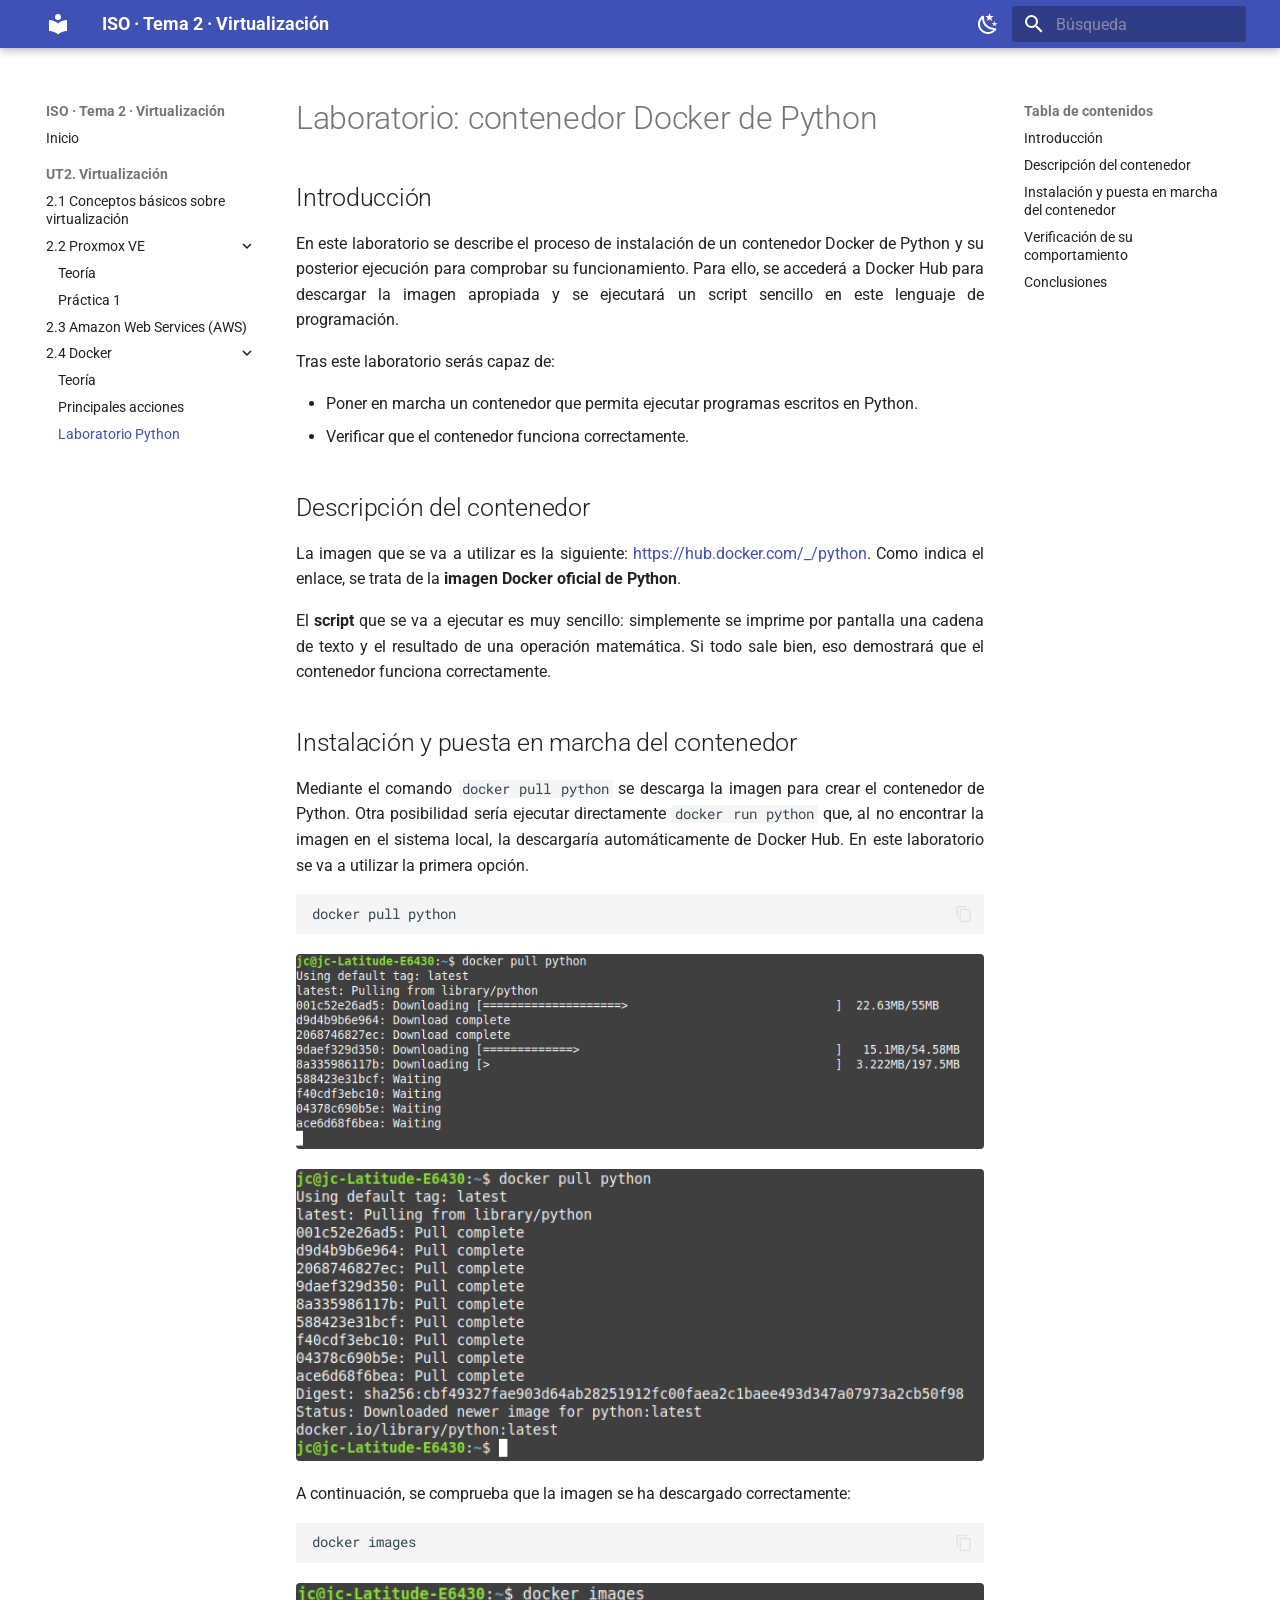
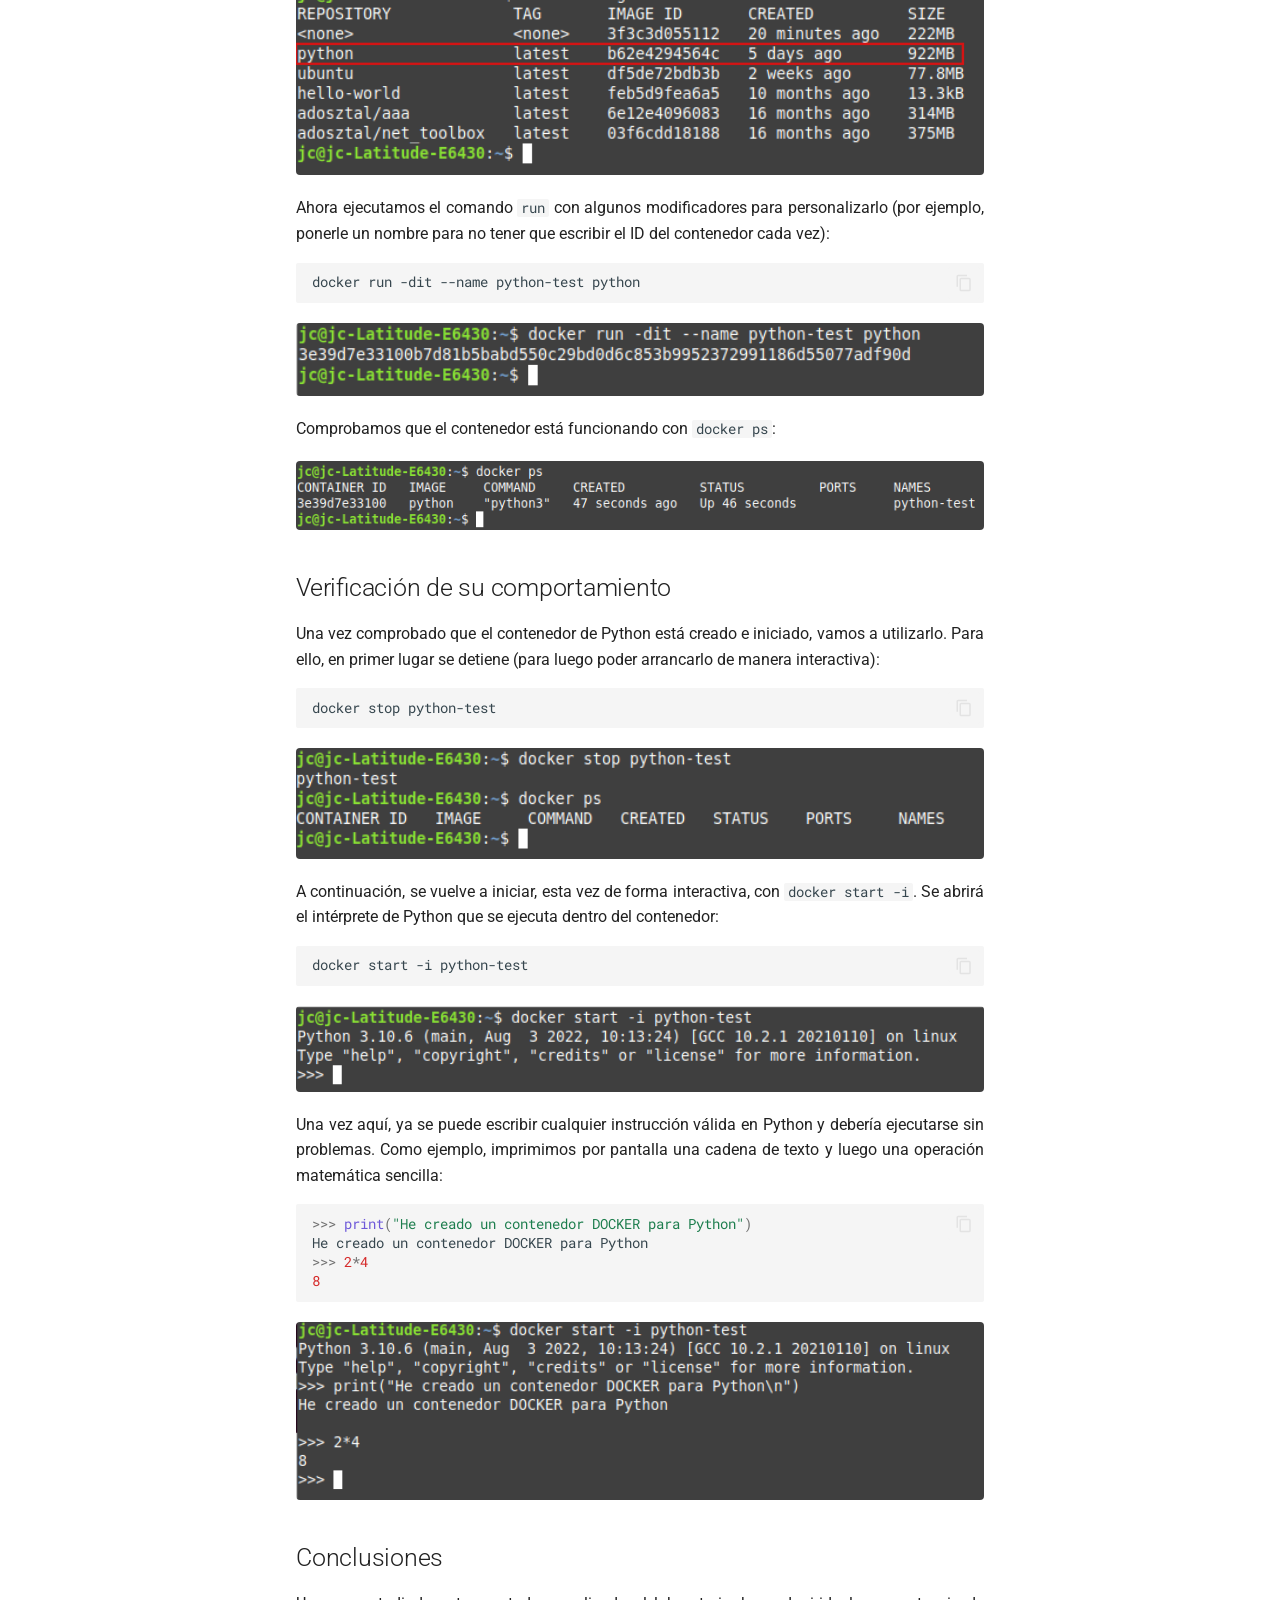
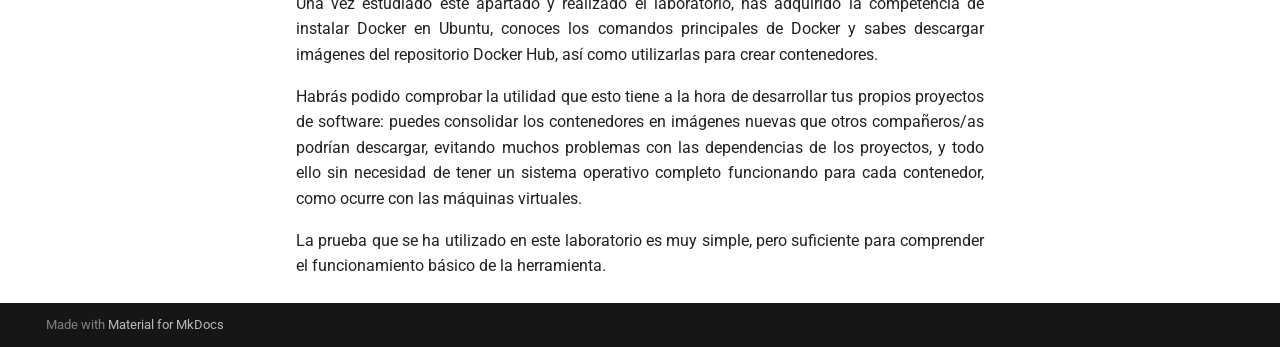
<file: docker/laboratorio-python/index.html>
<!doctype html>
<html lang="es" class="no-js">
  <head>
    
      <meta charset="utf-8">
      <meta name="viewport" content="width=device-width,initial-scale=1">
      
        <meta name="description" content="Apuntes del módulo Implantación de Sistemas Operativos (ASIR) - Tema 2">
      
      
      
      
        <link rel="prev" href="../acciones/">
      
      
      
        
      
      
      <link rel="icon" href="../../assets/images/favicon.png">
      <meta name="generator" content="mkdocs-1.6.1, mkdocs-material-9.7.7">
    
    
      
        <title>Laboratorio Python - ISO · Tema 2 · Virtualización</title>
      
    
    
      <link rel="stylesheet" href="../../assets/stylesheets/main.ec1eaa64.min.css">
      
        
        <link rel="stylesheet" href="../../assets/stylesheets/palette.ab4e12ef.min.css">
      
      


    
    
      
    
    
      
        
        
        <link rel="preconnect" href="https://fonts.gstatic.com" crossorigin>
        <link rel="stylesheet" href="https://fonts.googleapis.com/css?family=Roboto:300,300i,400,400i,700,700i%7CRoboto+Mono:400,400i,700,700i&display=fallback">
        <style>:root{--md-text-font:"Roboto";--md-code-font:"Roboto Mono"}</style>
      
    
    
      <link rel="stylesheet" href="../../assets/extra.css">
    
      <link rel="stylesheet" href="../stylesheets/docker.css">
    
    <script>__md_scope=new URL("../..",location),__md_hash=e=>[...e].reduce(((e,_)=>(e<<5)-e+_.charCodeAt(0)),0),__md_get=(e,_=localStorage,t=__md_scope)=>JSON.parse(_.getItem(t.pathname+"."+e)),__md_set=(e,_,t=localStorage,a=__md_scope)=>{try{t.setItem(a.pathname+"."+e,JSON.stringify(_))}catch(e){}}</script>
    
      

    
    
  </head>
  
  
    
    
      
    
    
    
    
    <body dir="ltr" data-md-color-scheme="default" data-md-color-primary="indigo" data-md-color-accent="indigo">
  
    
    <input class="md-toggle" data-md-toggle="drawer" type="checkbox" id="__drawer" autocomplete="off">
    <input class="md-toggle" data-md-toggle="search" type="checkbox" id="__search" autocomplete="off">
    <label class="md-overlay" for="__drawer"></label>
    <div data-md-component="skip">
      
        
        <a href="#laboratorio-contenedor-docker-de-python" class="md-skip">
          Saltar a contenido
        </a>
      
    </div>
    <div data-md-component="announce">
      
    </div>
    
    
      

  

<header class="md-header md-header--shadow" data-md-component="header">
  <nav class="md-header__inner md-grid" aria-label="Cabecera">
    <a href="../.." title="ISO · Tema 2 · Virtualización" class="md-header__button md-logo" aria-label="ISO · Tema 2 · Virtualización" data-md-component="logo">
      
  
  <svg xmlns="http://www.w3.org/2000/svg" viewBox="0 0 24 24"><path d="M12 8a3 3 0 0 0 3-3 3 3 0 0 0-3-3 3 3 0 0 0-3 3 3 3 0 0 0 3 3m0 3.54C9.64 9.35 6.5 8 3 8v11c3.5 0 6.64 1.35 9 3.54 2.36-2.19 5.5-3.54 9-3.54V8c-3.5 0-6.64 1.35-9 3.54"/></svg>

    </a>
    <label class="md-header__button md-icon" for="__drawer">
      
      <svg xmlns="http://www.w3.org/2000/svg" viewBox="0 0 24 24"><path d="M3 6h18v2H3zm0 5h18v2H3zm0 5h18v2H3z"/></svg>
    </label>
    <div class="md-header__title" data-md-component="header-title">
      <div class="md-header__ellipsis">
        <div class="md-header__topic">
          <span class="md-ellipsis">
            ISO · Tema 2 · Virtualización
          </span>
        </div>
        <div class="md-header__topic" data-md-component="header-topic">
          <span class="md-ellipsis">
            
              Laboratorio Python
            
          </span>
        </div>
      </div>
    </div>
    
      
        <form class="md-header__option" data-md-component="palette">
  
    
    
    
    <input class="md-option" data-md-color-media="" data-md-color-scheme="default" data-md-color-primary="indigo" data-md-color-accent="indigo"  aria-label="Modo oscuro"  type="radio" name="__palette" id="__palette_0">
    
      <label class="md-header__button md-icon" title="Modo oscuro" for="__palette_1" hidden>
        <svg xmlns="http://www.w3.org/2000/svg" viewBox="0 0 24 24"><path d="m17.75 4.09-2.53 1.94.91 3.06-2.63-1.81-2.63 1.81.91-3.06-2.53-1.94L12.44 4l1.06-3 1.06 3zm3.5 6.91-1.64 1.25.59 1.98-1.7-1.17-1.7 1.17.59-1.98L15.75 11l2.06-.05L18.5 9l.69 1.95zm-2.28 4.95c.83-.08 1.72 1.1 1.19 1.85-.32.45-.66.87-1.08 1.27C15.17 23 8.84 23 4.94 19.07c-3.91-3.9-3.91-10.24 0-14.14.4-.4.82-.76 1.27-1.08.75-.53 1.93.36 1.85 1.19-.27 2.86.69 5.83 2.89 8.02a9.96 9.96 0 0 0 8.02 2.89m-1.64 2.02a12.08 12.08 0 0 1-7.8-3.47c-2.17-2.19-3.33-5-3.49-7.82-2.81 3.14-2.7 7.96.31 10.98 3.02 3.01 7.84 3.12 10.98.31"/></svg>
      </label>
    
  
    
    
    
    <input class="md-option" data-md-color-media="" data-md-color-scheme="slate" data-md-color-primary="indigo" data-md-color-accent="indigo"  aria-label="Modo claro"  type="radio" name="__palette" id="__palette_1">
    
      <label class="md-header__button md-icon" title="Modo claro" for="__palette_0" hidden>
        <svg xmlns="http://www.w3.org/2000/svg" viewBox="0 0 24 24"><path d="M12 7a5 5 0 0 1 5 5 5 5 0 0 1-5 5 5 5 0 0 1-5-5 5 5 0 0 1 5-5m0 2a3 3 0 0 0-3 3 3 3 0 0 0 3 3 3 3 0 0 0 3-3 3 3 0 0 0-3-3m0-7 2.39 3.42C13.65 5.15 12.84 5 12 5s-1.65.15-2.39.42zM3.34 7l4.16-.35A7.2 7.2 0 0 0 5.94 8.5c-.44.74-.69 1.5-.83 2.29zm.02 10 1.76-3.77a7.131 7.131 0 0 0 2.38 4.14zM20.65 7l-1.77 3.79a7.02 7.02 0 0 0-2.38-4.15zm-.01 10-4.14.36c.59-.51 1.12-1.14 1.54-1.86.42-.73.69-1.5.83-2.29zM12 22l-2.41-3.44c.74.27 1.55.44 2.41.44.82 0 1.63-.17 2.37-.44z"/></svg>
      </label>
    
  
</form>
      
    
    
      <script>var palette=__md_get("__palette");if(palette&&palette.color){if("(prefers-color-scheme)"===palette.color.media){var media=matchMedia("(prefers-color-scheme: light)"),input=document.querySelector(media.matches?"[data-md-color-media='(prefers-color-scheme: light)']":"[data-md-color-media='(prefers-color-scheme: dark)']");palette.color.media=input.getAttribute("data-md-color-media"),palette.color.scheme=input.getAttribute("data-md-color-scheme"),palette.color.primary=input.getAttribute("data-md-color-primary"),palette.color.accent=input.getAttribute("data-md-color-accent")}for(var[key,value]of Object.entries(palette.color))document.body.setAttribute("data-md-color-"+key,value)}</script>
    
    
    
      
      
        <label class="md-header__button md-icon" for="__search">
          
          <svg xmlns="http://www.w3.org/2000/svg" viewBox="0 0 24 24"><path d="M9.5 3A6.5 6.5 0 0 1 16 9.5c0 1.61-.59 3.09-1.56 4.23l.27.27h.79l5 5-1.5 1.5-5-5v-.79l-.27-.27A6.52 6.52 0 0 1 9.5 16 6.5 6.5 0 0 1 3 9.5 6.5 6.5 0 0 1 9.5 3m0 2C7 5 5 7 5 9.5S7 14 9.5 14 14 12 14 9.5 12 5 9.5 5"/></svg>
        </label>
        <div class="md-search" data-md-component="search" role="dialog">
  <label class="md-search__overlay" for="__search"></label>
  <div class="md-search__inner" role="search">
    <form class="md-search__form" name="search">
      <input type="text" class="md-search__input" name="query" aria-label="Búsqueda" placeholder="Búsqueda" autocapitalize="off" autocorrect="off" autocomplete="off" spellcheck="false" data-md-component="search-query" required>
      <label class="md-search__icon md-icon" for="__search">
        
        <svg xmlns="http://www.w3.org/2000/svg" viewBox="0 0 24 24"><path d="M9.5 3A6.5 6.5 0 0 1 16 9.5c0 1.61-.59 3.09-1.56 4.23l.27.27h.79l5 5-1.5 1.5-5-5v-.79l-.27-.27A6.52 6.52 0 0 1 9.5 16 6.5 6.5 0 0 1 3 9.5 6.5 6.5 0 0 1 9.5 3m0 2C7 5 5 7 5 9.5S7 14 9.5 14 14 12 14 9.5 12 5 9.5 5"/></svg>
        
        <svg xmlns="http://www.w3.org/2000/svg" viewBox="0 0 24 24"><path d="M20 11v2H8l5.5 5.5-1.42 1.42L4.16 12l7.92-7.92L13.5 5.5 8 11z"/></svg>
      </label>
      <nav class="md-search__options" aria-label="Buscar">
        
        <button type="reset" class="md-search__icon md-icon" title="Limpiar" aria-label="Limpiar" tabindex="-1">
          
          <svg xmlns="http://www.w3.org/2000/svg" viewBox="0 0 24 24"><path d="M19 6.41 17.59 5 12 10.59 6.41 5 5 6.41 10.59 12 5 17.59 6.41 19 12 13.41 17.59 19 19 17.59 13.41 12z"/></svg>
        </button>
      </nav>
      
    </form>
    <div class="md-search__output">
      <div class="md-search__scrollwrap" tabindex="0" data-md-scrollfix>
        <div class="md-search-result" data-md-component="search-result">
          <div class="md-search-result__meta">
            Inicializando búsqueda
          </div>
          <ol class="md-search-result__list" role="presentation"></ol>
        </div>
      </div>
    </div>
  </div>
</div>
      
    
    
  </nav>
  
</header>
    
    <div class="md-container" data-md-component="container">
      
      
        
          
        
      
      <main class="md-main" data-md-component="main">
        <div class="md-main__inner md-grid">
          
            
              
              <div class="md-sidebar md-sidebar--primary" data-md-component="sidebar" data-md-type="navigation" >
                <div class="md-sidebar__scrollwrap">
                  <div class="md-sidebar__inner">
                    



<nav class="md-nav md-nav--primary" aria-label="Navegación" data-md-level="0">
  <label class="md-nav__title" for="__drawer">
    <a href="../.." title="ISO · Tema 2 · Virtualización" class="md-nav__button md-logo" aria-label="ISO · Tema 2 · Virtualización" data-md-component="logo">
      
  
  <svg xmlns="http://www.w3.org/2000/svg" viewBox="0 0 24 24"><path d="M12 8a3 3 0 0 0 3-3 3 3 0 0 0-3-3 3 3 0 0 0-3 3 3 3 0 0 0 3 3m0 3.54C9.64 9.35 6.5 8 3 8v11c3.5 0 6.64 1.35 9 3.54 2.36-2.19 5.5-3.54 9-3.54V8c-3.5 0-6.64 1.35-9 3.54"/></svg>

    </a>
    ISO · Tema 2 · Virtualización
  </label>
  
  <ul class="md-nav__list" data-md-scrollfix>
    
      
      
  
  
  
  
    <li class="md-nav__item">
      <a href="../.." class="md-nav__link">
        
  
  
  <span class="md-ellipsis">
    
  
    Inicio
  

    
  </span>
  
  

      </a>
    </li>
  

    
      
      
  
  
    
  
  
  
    
    
    
    
      
        
        
      
    
    
    <li class="md-nav__item md-nav__item--active md-nav__item--section md-nav__item--nested">
      
        
        
        <input class="md-nav__toggle md-toggle " type="checkbox" id="__nav_2" checked>
        
          
          <label class="md-nav__link" for="__nav_2" id="__nav_2_label" tabindex="">
            
  
  
  <span class="md-ellipsis">
    
  
    UT2. Virtualización
  

    
  </span>
  
  

            <span class="md-nav__icon md-icon"></span>
          </label>
        
        <nav class="md-nav" data-md-level="1" aria-labelledby="__nav_2_label" aria-expanded="true">
          <label class="md-nav__title" for="__nav_2">
            <span class="md-nav__icon md-icon"></span>
            
  
    UT2. Virtualización
  

          </label>
          <ul class="md-nav__list" data-md-scrollfix>
            
              
                
  
  
  
  
    <li class="md-nav__item">
      <a href="../../iso-ut2.1-conceptos-virtualizacion/" class="md-nav__link">
        
  
  
  <span class="md-ellipsis">
    
  
    2.1 Conceptos básicos sobre virtualización
  

    
  </span>
  
  

      </a>
    </li>
  

              
            
              
                
  
  
  
  
    
    
    
    
      
    
    
    <li class="md-nav__item md-nav__item--nested">
      
        
        
          
        
        <input class="md-nav__toggle md-toggle md-toggle--indeterminate" type="checkbox" id="__nav_2_2" >
        
          
          <label class="md-nav__link" for="__nav_2_2" id="__nav_2_2_label" tabindex="0">
            
  
  
  <span class="md-ellipsis">
    
  
    2.2 Proxmox VE
  

    
  </span>
  
  

            <span class="md-nav__icon md-icon"></span>
          </label>
        
        <nav class="md-nav" data-md-level="2" aria-labelledby="__nav_2_2_label" aria-expanded="false">
          <label class="md-nav__title" for="__nav_2_2">
            <span class="md-nav__icon md-icon"></span>
            
  
    2.2 Proxmox VE
  

          </label>
          <ul class="md-nav__list" data-md-scrollfix>
            
              
                
  
  
  
  
    <li class="md-nav__item">
      <a href="../../iso-ut2.2-proxmox/" class="md-nav__link">
        
  
  
  <span class="md-ellipsis">
    
  
    Teoría
  

    
  </span>
  
  

      </a>
    </li>
  

              
            
              
                
  
  
  
  
    <li class="md-nav__item">
      <a href="../../iso-ut2-practica1-proxmox/" class="md-nav__link">
        
  
  
  <span class="md-ellipsis">
    
  
    Práctica 1
  

    
  </span>
  
  

      </a>
    </li>
  

              
            
          </ul>
        </nav>
      
    </li>
  

              
            
              
                
  
  
  
  
    <li class="md-nav__item">
      <a href="../../iso-ut2.3-aws/" class="md-nav__link">
        
  
  
  <span class="md-ellipsis">
    
  
    2.3 Amazon Web Services (AWS)
  

    
  </span>
  
  

      </a>
    </li>
  

              
            
              
                
  
  
    
  
  
  
    
    
    
    
      
    
    
    <li class="md-nav__item md-nav__item--active md-nav__item--nested">
      
        
        
        <input class="md-nav__toggle md-toggle " type="checkbox" id="__nav_2_4" checked>
        
          
          <label class="md-nav__link" for="__nav_2_4" id="__nav_2_4_label" tabindex="0">
            
  
  
  <span class="md-ellipsis">
    
  
    2.4 Docker
  

    
  </span>
  
  

            <span class="md-nav__icon md-icon"></span>
          </label>
        
        <nav class="md-nav" data-md-level="2" aria-labelledby="__nav_2_4_label" aria-expanded="true">
          <label class="md-nav__title" for="__nav_2_4">
            <span class="md-nav__icon md-icon"></span>
            
  
    2.4 Docker
  

          </label>
          <ul class="md-nav__list" data-md-scrollfix>
            
              
                
  
  
  
  
    <li class="md-nav__item">
      <a href="../" class="md-nav__link">
        
  
  
  <span class="md-ellipsis">
    
  
    Teoría
  

    
  </span>
  
  

      </a>
    </li>
  

              
            
              
                
  
  
  
  
    <li class="md-nav__item">
      <a href="../acciones/" class="md-nav__link">
        
  
  
  <span class="md-ellipsis">
    
  
    Principales acciones
  

    
  </span>
  
  

      </a>
    </li>
  

              
            
              
                
  
  
    
  
  
  
    <li class="md-nav__item md-nav__item--active">
      
      <input class="md-nav__toggle md-toggle" type="checkbox" id="__toc">
      
      
        
      
      
        <label class="md-nav__link md-nav__link--active" for="__toc">
          
  
  
  <span class="md-ellipsis">
    
  
    Laboratorio Python
  

    
  </span>
  
  

          <span class="md-nav__icon md-icon"></span>
        </label>
      
      <a href="./" class="md-nav__link md-nav__link--active">
        
  
  
  <span class="md-ellipsis">
    
  
    Laboratorio Python
  

    
  </span>
  
  

      </a>
      
        

<nav class="md-nav md-nav--secondary" aria-label="Tabla de contenidos">
  
  
  
    
  
  
    <label class="md-nav__title" for="__toc">
      <span class="md-nav__icon md-icon"></span>
      Tabla de contenidos
    </label>
    <ul class="md-nav__list" data-md-component="toc" data-md-scrollfix>
      
        <li class="md-nav__item">
  <a href="#introduccion" class="md-nav__link">
    <span class="md-ellipsis">
      
        Introducción
      
    </span>
  </a>
  
</li>
      
        <li class="md-nav__item">
  <a href="#descripcion-del-contenedor" class="md-nav__link">
    <span class="md-ellipsis">
      
        Descripción del contenedor
      
    </span>
  </a>
  
</li>
      
        <li class="md-nav__item">
  <a href="#instalacion-y-puesta-en-marcha-del-contenedor" class="md-nav__link">
    <span class="md-ellipsis">
      
        Instalación y puesta en marcha del contenedor
      
    </span>
  </a>
  
</li>
      
        <li class="md-nav__item">
  <a href="#verificacion-de-su-comportamiento" class="md-nav__link">
    <span class="md-ellipsis">
      
        Verificación de su comportamiento
      
    </span>
  </a>
  
</li>
      
        <li class="md-nav__item">
  <a href="#conclusiones" class="md-nav__link">
    <span class="md-ellipsis">
      
        Conclusiones
      
    </span>
  </a>
  
</li>
      
    </ul>
  
</nav>
      
    </li>
  

              
            
          </ul>
        </nav>
      
    </li>
  

              
            
          </ul>
        </nav>
      
    </li>
  

    
  </ul>
</nav>
                  </div>
                </div>
              </div>
            
            
              
              <div class="md-sidebar md-sidebar--secondary" data-md-component="sidebar" data-md-type="toc" >
                <div class="md-sidebar__scrollwrap">
                  <div class="md-sidebar__inner">
                    

<nav class="md-nav md-nav--secondary" aria-label="Tabla de contenidos">
  
  
  
    
  
  
    <label class="md-nav__title" for="__toc">
      <span class="md-nav__icon md-icon"></span>
      Tabla de contenidos
    </label>
    <ul class="md-nav__list" data-md-component="toc" data-md-scrollfix>
      
        <li class="md-nav__item">
  <a href="#introduccion" class="md-nav__link">
    <span class="md-ellipsis">
      
        Introducción
      
    </span>
  </a>
  
</li>
      
        <li class="md-nav__item">
  <a href="#descripcion-del-contenedor" class="md-nav__link">
    <span class="md-ellipsis">
      
        Descripción del contenedor
      
    </span>
  </a>
  
</li>
      
        <li class="md-nav__item">
  <a href="#instalacion-y-puesta-en-marcha-del-contenedor" class="md-nav__link">
    <span class="md-ellipsis">
      
        Instalación y puesta en marcha del contenedor
      
    </span>
  </a>
  
</li>
      
        <li class="md-nav__item">
  <a href="#verificacion-de-su-comportamiento" class="md-nav__link">
    <span class="md-ellipsis">
      
        Verificación de su comportamiento
      
    </span>
  </a>
  
</li>
      
        <li class="md-nav__item">
  <a href="#conclusiones" class="md-nav__link">
    <span class="md-ellipsis">
      
        Conclusiones
      
    </span>
  </a>
  
</li>
      
    </ul>
  
</nav>
                  </div>
                </div>
              </div>
            
          
          
            <div class="md-content" data-md-component="content">
              
              <article class="md-content__inner md-typeset">
                
                  



<h1 id="laboratorio-contenedor-docker-de-python">Laboratorio: contenedor Docker de Python<a class="headerlink" href="#laboratorio-contenedor-docker-de-python" title="Permanent link">&para;</a></h1>
<h2 id="introduccion">Introducción<a class="headerlink" href="#introduccion" title="Permanent link">&para;</a></h2>
<p>En este laboratorio se describe el proceso de instalación de un contenedor Docker de Python y su posterior ejecución para comprobar su funcionamiento. Para ello, se accederá a Docker Hub para descargar la imagen apropiada y se ejecutará un script sencillo en este lenguaje de programación.</p>
<p>Tras este laboratorio serás capaz de:</p>
<ul>
<li>Poner en marcha un contenedor que permita ejecutar programas escritos en Python.</li>
<li>Verificar que el contenedor funciona correctamente.</li>
</ul>
<h2 id="descripcion-del-contenedor">Descripción del contenedor<a class="headerlink" href="#descripcion-del-contenedor" title="Permanent link">&para;</a></h2>
<p>La imagen que se va a utilizar es la siguiente: <a href="https://hub.docker.com/_/python">https://hub.docker.com/_/python</a>. Como indica el enlace, se trata de la <strong>imagen Docker oficial de Python</strong>.</p>
<p>El <strong>script</strong> que se va a ejecutar es muy sencillo: simplemente se imprime por pantalla una cadena de texto y el resultado de una operación matemática. Si todo sale bien, eso demostrará que el contenedor funciona correctamente.</p>
<h2 id="instalacion-y-puesta-en-marcha-del-contenedor">Instalación y puesta en marcha del contenedor<a class="headerlink" href="#instalacion-y-puesta-en-marcha-del-contenedor" title="Permanent link">&para;</a></h2>
<p>Mediante el comando <code>docker pull python</code> se descarga la imagen para crear el contenedor de Python. Otra posibilidad sería ejecutar directamente <code>docker run python</code> que, al no encontrar la imagen en el sistema local, la descargaría automáticamente de Docker Hub. En este laboratorio se va a utilizar la primera opción.</p>
<div class="highlight"><pre><span></span><code>docker<span class="w"> </span>pull<span class="w"> </span>python
</code></pre></div>
<p><img alt="docker pull python (1)" class="captura" src="../img/docker-pull-python-1.png" /></p>
<p><img alt="docker pull python (2)" class="captura" src="../img/docker-pull-python-2.png" /></p>
<p>A continuación, se comprueba que la imagen se ha descargado correctamente:</p>
<div class="highlight"><pre><span></span><code>docker<span class="w"> </span>images
</code></pre></div>
<p><img alt="docker images" class="captura" src="../img/docker-images-python.png" /></p>
<p>Ahora ejecutamos el comando <code>run</code> con algunos modificadores para personalizarlo (por ejemplo, ponerle un nombre para no tener que escribir el ID del contenedor cada vez):</p>
<div class="highlight"><pre><span></span><code>docker<span class="w"> </span>run<span class="w"> </span>-dit<span class="w"> </span>--name<span class="w"> </span>python-test<span class="w"> </span>python
</code></pre></div>
<p><img alt="docker run -dit --name python-test" class="captura" src="../img/name-docker-python.png" /></p>
<p>Comprobamos que el contenedor está funcionando con <code>docker ps</code>:</p>
<p><img alt="docker ps" class="captura" src="../img/docker-ps-python.png" /></p>
<h2 id="verificacion-de-su-comportamiento">Verificación de su comportamiento<a class="headerlink" href="#verificacion-de-su-comportamiento" title="Permanent link">&para;</a></h2>
<p>Una vez comprobado que el contenedor de Python está creado e iniciado, vamos a utilizarlo. Para ello, en primer lugar se detiene (para luego poder arrancarlo de manera interactiva):</p>
<div class="highlight"><pre><span></span><code>docker<span class="w"> </span>stop<span class="w"> </span>python-test
</code></pre></div>
<p><img alt="docker stop" class="captura" src="../img/stop-python.png" /></p>
<p>A continuación, se vuelve a iniciar, esta vez de forma interactiva, con <code>docker start -i</code>. Se abrirá el intérprete de Python que se ejecuta dentro del contenedor:</p>
<div class="highlight"><pre><span></span><code>docker<span class="w"> </span>start<span class="w"> </span>-i<span class="w"> </span>python-test
</code></pre></div>
<p><img alt="docker start -i" class="captura" src="../img/start-i-python.png" /></p>
<p>Una vez aquí, ya se puede escribir cualquier instrucción válida en Python y debería ejecutarse sin problemas. Como ejemplo, imprimimos por pantalla una cadena de texto y luego una operación matemática sencilla:</p>
<div class="highlight"><pre><span></span><code><span class="o">&gt;&gt;&gt;</span> <span class="nb">print</span><span class="p">(</span><span class="s2">"He creado un contenedor DOCKER para Python"</span><span class="p">)</span>
<span class="n">He</span> <span class="n">creado</span> <span class="n">un</span> <span class="n">contenedor</span> <span class="n">DOCKER</span> <span class="n">para</span> <span class="n">Python</span>
<span class="o">&gt;&gt;&gt;</span> <span class="mi">2</span><span class="o">*</span><span class="mi">4</span>
<span class="mi">8</span>
</code></pre></div>
<p><img alt="Ejecución en Python" class="captura" src="../img/imprimir-cadena-operacion.png" /></p>
<h2 id="conclusiones">Conclusiones<a class="headerlink" href="#conclusiones" title="Permanent link">&para;</a></h2>
<p>Una vez estudiado este apartado y realizado el laboratorio, has adquirido la competencia de instalar Docker en Ubuntu, conoces los comandos principales de Docker y sabes descargar imágenes del repositorio Docker Hub, así como utilizarlas para crear contenedores.</p>
<p>Habrás podido comprobar la utilidad que esto tiene a la hora de desarrollar tus propios proyectos de software: puedes consolidar los contenedores en imágenes nuevas que otros compañeros/as podrían descargar, evitando muchos problemas con las dependencias de los proyectos, y todo ello sin necesidad de tener un sistema operativo completo funcionando para cada contenedor, como ocurre con las máquinas virtuales.</p>
<p>La prueba que se ha utilizado en este laboratorio es muy simple, pero suficiente para comprender el funcionamiento básico de la herramienta.</p>












                
              </article>
            </div>
          
          
<script>var target=document.getElementById(location.hash.slice(1));target&&target.name&&(target.checked=target.name.startsWith("__tabbed_"))</script>
        </div>
        
          <button type="button" class="md-top md-icon" data-md-component="top" hidden>
  
  <svg xmlns="http://www.w3.org/2000/svg" viewBox="0 0 24 24"><path d="M13 20h-2V8l-5.5 5.5-1.42-1.42L12 4.16l7.92 7.92-1.42 1.42L13 8z"/></svg>
  Volver al principio
</button>
        
      </main>
      
        <footer class="md-footer">
  
  <div class="md-footer-meta md-typeset">
    <div class="md-footer-meta__inner md-grid">
      <div class="md-copyright">
  
  
    Made with
    <a href="https://squidfunk.github.io/mkdocs-material/" target="_blank" rel="noopener">
      Material for MkDocs
    </a>
  
</div>
      
    </div>
  </div>
</footer>
      
    </div>
    <div class="md-dialog" data-md-component="dialog">
      <div class="md-dialog__inner md-typeset"></div>
    </div>
    
    
    
      
      
      <script id="__config" type="application/json">{"annotate": null, "base": "../..", "features": ["navigation.sections", "navigation.expand", "navigation.top", "content.code.copy"], "search": "../../assets/javascripts/workers/search.2c215733.min.js", "tags": null, "translations": {"clipboard.copied": "Copiado al portapapeles", "clipboard.copy": "Copiar al portapapeles", "search.result.more.one": "1 m\u00e1s en esta p\u00e1gina", "search.result.more.other": "# m\u00e1s en esta p\u00e1gina", "search.result.none": "No se encontraron documentos", "search.result.one": "1 documento encontrado", "search.result.other": "# documentos encontrados", "search.result.placeholder": "Teclee para comenzar b\u00fasqueda", "search.result.term.missing": "Falta", "select.version": "Seleccionar versi\u00f3n"}, "version": null}</script>
    
    
      <script src="../../assets/javascripts/bundle.d7400e89.min.js"></script>
      
    
  </body>
</html>
</file>
<file: assets/extra.css>
/* Centrar las imágenes del contenido */
.md-typeset p > img:only-child {
  display: block;
  margin: 1rem auto;
}
.md-typeset p,
.md-typeset li {
  text-align: justify;
}
</file>
<file: docker/stylesheets/docker.css>
/* Capturas del apartado de Docker: todas al ancho del texto */
.md-typeset img.captura {
  display: block;
  width: 100%;
  height: auto;
  margin: 1em auto;
  border-radius: 4px;
}
</file>
<file: assets/stylesheets/main.ec1eaa64.min.css>
@charset "UTF-8";html{-webkit-text-size-adjust:none;-moz-text-size-adjust:none;text-size-adjust:none;box-sizing:border-box}*,:after,:before{box-sizing:inherit}@media (prefers-reduced-motion){*,:after,:before{transition:none!important}}body{margin:0}a,button,input,label{-webkit-tap-highlight-color:transparent}a{color:inherit;text-decoration:none}hr{border:0;box-sizing:initial;display:block;height:.05rem;overflow:visible;padding:0}small{font-size:80%}sub,sup{line-height:1em}img{border-style:none}table{border-collapse:initial;border-spacing:0}td,th{font-weight:400;vertical-align:top}button{background:#0000;border:0;font-family:inherit;font-size:inherit;margin:0;padding:0}input{border:0;outline:none}:root{--md-primary-fg-color:#4051b5;--md-primary-fg-color--light:#5d6cc0;--md-primary-fg-color--dark:#303fa1;--md-primary-bg-color:#fff;--md-primary-bg-color--light:#ffffffb3;--md-accent-fg-color:#526cfe;--md-accent-fg-color--transparent:#526cfe1a;--md-accent-bg-color:#fff;--md-accent-bg-color--light:#ffffffb3}[data-md-color-scheme=default]{color-scheme:light}[data-md-color-scheme=default] img[src$="#gh-dark-mode-only"],[data-md-color-scheme=default] img[src$="#only-dark"]{display:none}:root,[data-md-color-scheme=default]{--md-hue:225deg;--md-default-fg-color:#000000de;--md-default-fg-color--light:#0000008a;--md-default-fg-color--lighter:#00000052;--md-default-fg-color--lightest:#00000012;--md-default-bg-color:#fff;--md-default-bg-color--light:#ffffffb3;--md-default-bg-color--lighter:#ffffff4d;--md-default-bg-color--lightest:#ffffff1f;--md-code-fg-color:#36464e;--md-code-bg-color:#f5f5f5;--md-code-bg-color--light:#f5f5f5b3;--md-code-bg-color--lighter:#f5f5f54d;--md-code-hl-color:#4287ff;--md-code-hl-color--light:#4287ff1a;--md-code-hl-number-color:#d52a2a;--md-code-hl-special-color:#db1457;--md-code-hl-function-color:#a846b9;--md-code-hl-constant-color:#6e59d9;--md-code-hl-keyword-color:#3f6ec6;--md-code-hl-string-color:#1c7d4d;--md-code-hl-name-color:var(--md-code-fg-color);--md-code-hl-operator-color:var(--md-default-fg-color--light);--md-code-hl-punctuation-color:var(--md-default-fg-color--light);--md-code-hl-comment-color:var(--md-default-fg-color--light);--md-code-hl-generic-color:var(--md-default-fg-color--light);--md-code-hl-variable-color:var(--md-default-fg-color--light);--md-typeset-color:var(--md-default-fg-color);--md-typeset-a-color:var(--md-primary-fg-color);--md-typeset-del-color:#f5503d26;--md-typeset-ins-color:#0bd57026;--md-typeset-kbd-color:#fafafa;--md-typeset-kbd-accent-color:#fff;--md-typeset-kbd-border-color:#b8b8b8;--md-typeset-mark-color:#ffff0080;--md-typeset-table-color:#0000001f;--md-typeset-table-color--light:rgba(0,0,0,.035);--md-admonition-fg-color:var(--md-default-fg-color);--md-admonition-bg-color:var(--md-default-bg-color);--md-warning-fg-color:#000000de;--md-warning-bg-color:#ff9;--md-footer-fg-color:#fff;--md-footer-fg-color--light:#ffffffb3;--md-footer-fg-color--lighter:#ffffff73;--md-footer-bg-color:#000000de;--md-footer-bg-color--dark:#00000052;--md-shadow-z1:0 0.2rem 0.5rem #0000000d,0 0 0.05rem #0000001a;--md-shadow-z2:0 0.2rem 0.5rem #0000001a,0 0 0.05rem #00000040;--md-shadow-z3:0 0.2rem 0.5rem #0003,0 0 0.05rem #00000059}.md-icon svg{fill:currentcolor;display:block;height:1.2rem;width:1.2rem}body{-webkit-font-smoothing:antialiased;-moz-osx-font-smoothing:grayscale;--md-text-font-family:var(--md-text-font,_),-apple-system,BlinkMacSystemFont,Helvetica,Arial,sans-serif;--md-code-font-family:var(--md-code-font,_),SFMono-Regular,Consolas,Menlo,monospace}aside,body,input{font-feature-settings:"kern","liga";color:var(--md-typeset-color);font-family:var(--md-text-font-family)}code,kbd,pre{font-feature-settings:"kern";font-family:var(--md-code-font-family)}:root{--md-typeset-table-sort-icon:url('data:image/svg+xml;charset=utf-8,<svg xmlns="http://www.w3.org/2000/svg" viewBox="0 0 24 24"><path d="m18 21-4-4h3V7h-3l4-4 4 4h-3v10h3M2 19v-2h10v2M2 13v-2h7v2M2 7V5h4v2z"/></svg>');--md-typeset-table-sort-icon--asc:url('data:image/svg+xml;charset=utf-8,<svg xmlns="http://www.w3.org/2000/svg" viewBox="0 0 24 24"><path d="M19 17h3l-4 4-4-4h3V3h2M2 17h10v2H2M6 5v2H2V5m0 6h7v2H2z"/></svg>');--md-typeset-table-sort-icon--desc:url('data:image/svg+xml;charset=utf-8,<svg xmlns="http://www.w3.org/2000/svg" viewBox="0 0 24 24"><path d="M19 7h3l-4-4-4 4h3v14h2M2 17h10v2H2M6 5v2H2V5m0 6h7v2H2z"/></svg>')}.md-typeset{-webkit-print-color-adjust:exact;color-adjust:exact;font-size:.8rem;line-height:1.6;overflow-wrap:break-word}@media print{.md-typeset{font-size:.68rem}}.md-typeset blockquote,.md-typeset dl,.md-typeset figure,.md-typeset ol,.md-typeset pre,.md-typeset ul{margin-bottom:1em;margin-top:1em}.md-typeset h1{color:var(--md-default-fg-color--light);font-size:2em;line-height:1.3;margin:0 0 1.25em}.md-typeset h1,.md-typeset h2{font-weight:300;letter-spacing:-.01em}.md-typeset h2{font-size:1.5625em;line-height:1.4;margin:1.6em 0 .64em}.md-typeset h3{font-size:1.25em;font-weight:400;letter-spacing:-.01em;line-height:1.5;margin:1.6em 0 .8em}.md-typeset h2+h3{margin-top:.8em}.md-typeset h4{font-weight:700;letter-spacing:-.01em;margin:1em 0}.md-typeset h5,.md-typeset h6{color:var(--md-default-fg-color--light);font-size:.8em;font-weight:700;letter-spacing:-.01em;margin:1.25em 0}.md-typeset h5{text-transform:uppercase}.md-typeset h5 code{text-transform:none}.md-typeset hr{border-bottom:.05rem solid var(--md-default-fg-color--lightest);display:flow-root;margin:1.5em 0}.md-typeset a{color:var(--md-typeset-a-color);word-break:break-word}.md-typeset a,.md-typeset a:before{transition:color 125ms}.md-typeset a:focus,.md-typeset a:hover{color:var(--md-accent-fg-color)}.md-typeset a:focus code,.md-typeset a:hover code{background-color:var(--md-accent-fg-color--transparent);color:var(--md-accent-fg-color)}.md-typeset a code{color:var(--md-typeset-a-color)}.md-typeset a.focus-visible{outline-color:var(--md-accent-fg-color);outline-offset:.2rem}.md-typeset code,.md-typeset kbd,.md-typeset pre{color:var(--md-code-fg-color);direction:ltr;font-variant-ligatures:none;transition:background-color 125ms}@media print{.md-typeset code,.md-typeset kbd,.md-typeset pre{white-space:pre-wrap}}.md-typeset code{background-color:var(--md-code-bg-color);border-radius:.1rem;-webkit-box-decoration-break:clone;box-decoration-break:clone;font-size:.85em;padding:0 .2941176471em;transition:color 125ms,background-color 125ms;word-break:break-word}.md-typeset code:not(.focus-visible){-webkit-tap-highlight-color:transparent;outline:none}.md-typeset pre{display:flow-root;line-height:1.4;position:relative}.md-typeset pre>code{-webkit-box-decoration-break:slice;box-decoration-break:slice;box-shadow:none;display:block;margin:0;outline-color:var(--md-accent-fg-color);overflow:auto;padding:.7720588235em 1.1764705882em;scrollbar-color:var(--md-default-fg-color--lighter) #0000;scrollbar-width:thin;touch-action:auto;word-break:normal}.md-typeset pre>code:hover{scrollbar-color:var(--md-accent-fg-color) #0000}.md-typeset pre>code::-webkit-scrollbar{height:.2rem;width:.2rem}.md-typeset pre>code::-webkit-scrollbar-thumb{background-color:var(--md-default-fg-color--lighter)}.md-typeset pre>code::-webkit-scrollbar-thumb:hover{background-color:var(--md-accent-fg-color)}.md-typeset kbd{background-color:var(--md-typeset-kbd-color);border-radius:.1rem;box-shadow:0 .1rem 0 .05rem var(--md-typeset-kbd-border-color),0 .1rem 0 var(--md-typeset-kbd-border-color),0 -.1rem .2rem var(--md-typeset-kbd-accent-color) inset;color:var(--md-default-fg-color);display:inline-block;font-size:.75em;padding:0 .6666666667em;vertical-align:text-top;word-break:break-word}.md-typeset mark{background-color:var(--md-typeset-mark-color);-webkit-box-decoration-break:clone;box-decoration-break:clone;color:inherit;word-break:break-word}.md-typeset abbr{cursor:help;text-decoration:none}.md-typeset [data-preview],.md-typeset abbr{border-bottom:.05rem dotted var(--md-default-fg-color--light)}.md-typeset small{opacity:.75}[dir=ltr] .md-typeset sub,[dir=ltr] .md-typeset sup{margin-left:.078125em}[dir=rtl] .md-typeset sub,[dir=rtl] .md-typeset sup{margin-right:.078125em}[dir=ltr] .md-typeset blockquote{padding-left:.6rem}[dir=rtl] .md-typeset blockquote{padding-right:.6rem}[dir=ltr] .md-typeset blockquote{border-left:.2rem solid var(--md-default-fg-color--lighter)}[dir=rtl] .md-typeset blockquote{border-right:.2rem solid var(--md-default-fg-color--lighter)}.md-typeset blockquote{color:var(--md-default-fg-color--light);margin-left:0;margin-right:0}.md-typeset ul{list-style-type:disc}.md-typeset ul[type]{list-style-type:revert-layer}[dir=ltr] .md-typeset ol,[dir=ltr] .md-typeset ul{margin-left:.625em}[dir=rtl] .md-typeset ol,[dir=rtl] .md-typeset ul{margin-right:.625em}.md-typeset ol,.md-typeset ul{padding:0}.md-typeset ol:not([hidden]),.md-typeset ul:not([hidden]){display:flow-root}.md-typeset ol ol,.md-typeset ul ol{list-style-type:lower-alpha}.md-typeset ol ol ol,.md-typeset ul ol ol{list-style-type:lower-roman}.md-typeset ol ol ol ol,.md-typeset ul ol ol ol{list-style-type:upper-alpha}.md-typeset ol ol ol ol ol,.md-typeset ul ol ol ol ol{list-style-type:upper-roman}.md-typeset ol[type],.md-typeset ul[type]{list-style-type:revert-layer}[dir=ltr] .md-typeset ol li,[dir=ltr] .md-typeset ul li{margin-left:1.25em}[dir=rtl] .md-typeset ol li,[dir=rtl] .md-typeset ul li{margin-right:1.25em}.md-typeset ol li,.md-typeset ul li{margin-bottom:.5em}.md-typeset ol li blockquote,.md-typeset ol li p,.md-typeset ul li blockquote,.md-typeset ul li p{margin:.5em 0}.md-typeset ol li:last-child,.md-typeset ul li:last-child{margin-bottom:0}[dir=ltr] .md-typeset ol li ol,[dir=ltr] .md-typeset ol li ul,[dir=ltr] .md-typeset ul li ol,[dir=ltr] .md-typeset ul li ul{margin-left:.625em}[dir=rtl] .md-typeset ol li ol,[dir=rtl] .md-typeset ol li ul,[dir=rtl] .md-typeset ul li ol,[dir=rtl] .md-typeset ul li ul{margin-right:.625em}.md-typeset ol li ol,.md-typeset ol li ul,.md-typeset ul li ol,.md-typeset ul li ul{margin-bottom:.5em;margin-top:.5em}[dir=ltr] .md-typeset dd{margin-left:1.875em}[dir=rtl] .md-typeset dd{margin-right:1.875em}.md-typeset dd{margin-bottom:1.5em;margin-top:1em}.md-typeset img,.md-typeset svg,.md-typeset video{height:auto;max-width:100%}.md-typeset img[align=left]{margin:1em 1em 1em 0}.md-typeset img[align=right]{margin:1em 0 1em 1em}.md-typeset img[align]:only-child{margin-top:0}.md-typeset figure{display:flow-root;margin:1em auto;max-width:100%;text-align:center;width:fit-content}.md-typeset figure img{display:block;margin:0 auto}.md-typeset figcaption{font-style:italic;margin:1em auto;max-width:24rem}.md-typeset iframe{max-width:100%}.md-typeset table:not([class]){background-color:var(--md-default-bg-color);border:.05rem solid var(--md-typeset-table-color);border-radius:.1rem;display:inline-block;font-size:.64rem;max-width:100%;overflow:auto;touch-action:auto}@media print{.md-typeset table:not([class]){display:table}}.md-typeset table:not([class])+*{margin-top:1.5em}.md-typeset table:not([class]) td>:first-child,.md-typeset table:not([class]) th>:first-child{margin-top:0}.md-typeset table:not([class]) td>:last-child,.md-typeset table:not([class]) th>:last-child{margin-bottom:0}.md-typeset table:not([class]) td:not([align]),.md-typeset table:not([class]) th:not([align]){text-align:left}[dir=rtl] .md-typeset table:not([class]) td:not([align]),[dir=rtl] .md-typeset table:not([class]) th:not([align]){text-align:right}.md-typeset table:not([class]) th{font-weight:700;min-width:5rem;padding:.9375em 1.25em;vertical-align:top}.md-typeset table:not([class]) td{border-top:.05rem solid var(--md-typeset-table-color);padding:.9375em 1.25em;vertical-align:top}.md-typeset table:not([class]) tbody tr{transition:background-color 125ms}.md-typeset table:not([class]) tbody tr:hover{background-color:var(--md-typeset-table-color--light);box-shadow:0 .05rem 0 var(--md-default-bg-color) inset}.md-typeset table:not([class]) a{word-break:normal}.md-typeset table th[role=columnheader]{cursor:pointer}[dir=ltr] .md-typeset table th[role=columnheader]:after{margin-left:.5em}[dir=rtl] .md-typeset table th[role=columnheader]:after{margin-right:.5em}.md-typeset table th[role=columnheader]:after{content:"";display:inline-block;height:1.2em;-webkit-mask-image:var(--md-typeset-table-sort-icon);mask-image:var(--md-typeset-table-sort-icon);-webkit-mask-repeat:no-repeat;mask-repeat:no-repeat;-webkit-mask-size:contain;mask-size:contain;transition:background-color 125ms;vertical-align:text-bottom;width:1.2em}.md-typeset table th[role=columnheader]:hover:after{background-color:var(--md-default-fg-color--lighter)}.md-typeset table th[role=columnheader][aria-sort=ascending]:after{background-color:var(--md-default-fg-color--light);-webkit-mask-image:var(--md-typeset-table-sort-icon--asc);mask-image:var(--md-typeset-table-sort-icon--asc)}.md-typeset table th[role=columnheader][aria-sort=descending]:after{background-color:var(--md-default-fg-color--light);-webkit-mask-image:var(--md-typeset-table-sort-icon--desc);mask-image:var(--md-typeset-table-sort-icon--desc)}.md-typeset__scrollwrap{margin:1em -.8rem;overflow-x:auto;touch-action:auto}.md-typeset__table{display:inline-block;margin-bottom:.5em;padding:0 .8rem}@media print{.md-typeset__table{display:block}}html .md-typeset__table table{display:table;margin:0;overflow:hidden;width:100%}@media screen and (max-width:44.984375em){.md-content__inner>pre{margin:1em -.8rem}.md-content__inner>pre code{border-radius:0}}.md-typeset .md-author{border-radius:100%;display:block;flex-shrink:0;height:1.6rem;overflow:hidden;position:relative;transition:color 125ms,transform 125ms;width:1.6rem}.md-typeset .md-author img{display:block}.md-typeset .md-author--more{background:var(--md-default-fg-color--lightest);color:var(--md-default-fg-color--lighter);font-size:.6rem;font-weight:700;line-height:1.6rem;text-align:center}.md-typeset .md-author--long{height:2.4rem;width:2.4rem}.md-typeset a.md-author{transform:scale(1)}.md-typeset a.md-author img{border-radius:100%;filter:grayscale(100%) opacity(75%);transition:filter 125ms}.md-typeset a.md-author:focus,.md-typeset a.md-author:hover{transform:scale(1.1);z-index:1}.md-typeset a.md-author:focus img,.md-typeset a.md-author:hover img{filter:grayscale(0)}.md-banner{background-color:var(--md-footer-bg-color);color:var(--md-footer-fg-color);overflow:auto}@media print{.md-banner{display:none}}.md-banner--warning{background-color:var(--md-warning-bg-color);color:var(--md-warning-fg-color)}.md-banner__inner{font-size:.7rem;margin:.6rem auto;padding:0 .8rem}[dir=ltr] .md-banner__button{float:right}[dir=rtl] .md-banner__button{float:left}.md-banner__button{color:inherit;cursor:pointer;transition:opacity .25s}.no-js .md-banner__button{display:none}.md-banner__button:hover{opacity:.7}html{font-size:125%;height:100%;overflow-x:hidden}@media screen and (min-width:100em){html{font-size:137.5%}}@media screen and (min-width:125em){html{font-size:150%}}body{background-color:var(--md-default-bg-color);display:flex;flex-direction:column;font-size:.5rem;min-height:100%;position:relative;width:100%}@media print{body{display:block}}@media screen and (max-width:59.984375em){body[data-md-scrolllock]{position:fixed}}.md-grid{margin-left:auto;margin-right:auto;max-width:61rem}.md-container{display:flex;flex-direction:column;flex-grow:1}@media print{.md-container{display:block}}.md-main{flex-grow:1}.md-main__inner{display:flex;height:100%;margin-top:1.5rem}.md-ellipsis{overflow:hidden;text-overflow:ellipsis}.md-toggle{display:none}.md-option{height:0;opacity:0;position:absolute;width:0}.md-option:checked+label:not([hidden]){display:block}.md-option.focus-visible+label{outline-color:var(--md-accent-fg-color);outline-style:auto}.md-skip{background-color:var(--md-default-fg-color);border-radius:.1rem;color:var(--md-default-bg-color);font-size:.64rem;margin:.5rem;opacity:0;outline-color:var(--md-accent-fg-color);padding:.3rem .5rem;position:fixed;transform:translateY(.4rem);z-index:-1}.md-skip:focus{opacity:1;transform:translateY(0);transition:transform .25s cubic-bezier(.4,0,.2,1),opacity 175ms 75ms;z-index:10}@page{margin:25mm}:root{--md-clipboard-icon:url('data:image/svg+xml;charset=utf-8,<svg xmlns="http://www.w3.org/2000/svg" viewBox="0 0 24 24"><path d="M19 21H8V7h11m0-2H8a2 2 0 0 0-2 2v14a2 2 0 0 0 2 2h11a2 2 0 0 0 2-2V7a2 2 0 0 0-2-2m-3-4H4a2 2 0 0 0-2 2v14h2V3h12z"/></svg>')}.md-clipboard{border-radius:.1rem;color:var(--md-default-fg-color--lightest);cursor:pointer;height:1.5em;outline-color:var(--md-accent-fg-color);outline-offset:.1rem;transition:color .25s;width:1.5em;z-index:1}@media print{.md-clipboard{display:none}}.md-clipboard:not(.focus-visible){-webkit-tap-highlight-color:transparent;outline:none}:hover>.md-clipboard{color:var(--md-default-fg-color--light)}.md-clipboard:focus,.md-clipboard:hover{color:var(--md-accent-fg-color)}.md-clipboard:after{background-color:currentcolor;content:"";display:block;height:1.125em;margin:0 auto;-webkit-mask-image:var(--md-clipboard-icon);mask-image:var(--md-clipboard-icon);-webkit-mask-position:center;mask-position:center;-webkit-mask-repeat:no-repeat;mask-repeat:no-repeat;-webkit-mask-size:contain;mask-size:contain;width:1.125em}.md-clipboard--inline{cursor:pointer}.md-clipboard--inline code{transition:color .25s,background-color .25s}.md-clipboard--inline:focus code,.md-clipboard--inline:hover code{background-color:var(--md-accent-fg-color--transparent);color:var(--md-accent-fg-color)}:root{--md-code-select-icon:url('data:image/svg+xml;charset=utf-8,<svg xmlns="http://www.w3.org/2000/svg" viewBox="0 0 24 24"><path d="M19 19h-4v2h4c1.1 0 2-.9 2-2v-4h-2m0-12h-4v2h4v4h2V5c0-1.1-.9-2-2-2M5 5h4V3H5c-1.1 0-2 .9-2 2v4h2m0 6H3v4c0 1.1.9 2 2 2h4v-2H5zm2-4h2v2H7zm4 0h2v2h-2zm4 0h2v2h-2zM7 7h2v2H7zm4 0h2v2h-2zm4 0h2v2h-2zm-8 8h2v2H7zm4 0h2v2h-2zm4 0h2v2h-2z"/></svg>');--md-code-copy-icon:url('data:image/svg+xml;charset=utf-8,<svg xmlns="http://www.w3.org/2000/svg" viewBox="0 0 24 24"><path d="M19 21H8V7h11m0-2H8a2 2 0 0 0-2 2v14a2 2 0 0 0 2 2h11a2 2 0 0 0 2-2V7a2 2 0 0 0-2-2m-3-4H4a2 2 0 0 0-2 2v14h2V3h12z"/></svg>')}.md-typeset .md-code__content{display:grid}.md-code__nav{background-color:var(--md-code-bg-color--lighter);border-radius:.1rem;display:flex;gap:.2rem;padding:.2rem;position:absolute;right:.25em;top:.25em;transition:background-color .25s;z-index:1}:hover>.md-code__nav{background-color:var(--md-code-bg-color--light)}.md-code__button{color:var(--md-default-fg-color--lightest);cursor:pointer;display:block;height:1.5em;outline-color:var(--md-accent-fg-color);outline-offset:.1rem;transition:color .25s;width:1.5em}:hover>*>.md-code__button{color:var(--md-default-fg-color--light)}.md-code__button.focus-visible,.md-code__button:hover{color:var(--md-accent-fg-color)}.md-code__button--active{color:var(--md-default-fg-color)!important}.md-code__button:after{background-color:currentcolor;content:"";display:block;height:1.125em;margin:0 auto;-webkit-mask-position:center;mask-position:center;-webkit-mask-repeat:no-repeat;mask-repeat:no-repeat;-webkit-mask-size:contain;mask-size:contain;width:1.125em}.md-code__button[data-md-type=select]:after{-webkit-mask-image:var(--md-code-select-icon);mask-image:var(--md-code-select-icon)}.md-code__button[data-md-type=copy]:after{-webkit-mask-image:var(--md-code-copy-icon);mask-image:var(--md-code-copy-icon)}@keyframes consent{0%{opacity:0;transform:translateY(100%)}to{opacity:1;transform:translateY(0)}}@keyframes overlay{0%{opacity:0}to{opacity:1}}.md-consent__overlay{animation:overlay .25s both;-webkit-backdrop-filter:blur(.1rem);backdrop-filter:blur(.1rem);background-color:#0000008a;height:100%;opacity:1;position:fixed;top:0;width:100%;z-index:5}.md-consent__inner{animation:consent .5s cubic-bezier(.1,.7,.1,1) both;background-color:var(--md-default-bg-color);border:0;border-radius:.1rem;bottom:0;box-shadow:0 0 .2rem #0000001a,0 .2rem .4rem #0003;max-height:100%;overflow:auto;padding:0;position:fixed;width:100%;z-index:5}.md-consent__form{padding:.8rem}.md-consent__settings{display:none;margin:1em 0}input:checked+.md-consent__settings{display:block}.md-consent__controls{margin-bottom:.8rem}.md-typeset .md-consent__controls .md-button{display:inline}@media screen and (max-width:44.984375em){.md-typeset .md-consent__controls .md-button{display:block;margin-top:.4rem;text-align:center;width:100%}}.md-consent label{cursor:pointer}.md-content{flex-grow:1;min-width:0}.md-content__inner{margin:0 .8rem 1.2rem;padding-top:.6rem}@media screen and (min-width:76.25em){[dir=ltr] .md-sidebar--primary:not([hidden])~.md-content>.md-content__inner{margin-left:1.2rem}[dir=ltr] .md-sidebar--secondary:not([hidden])~.md-content>.md-content__inner,[dir=rtl] .md-sidebar--primary:not([hidden])~.md-content>.md-content__inner{margin-right:1.2rem}[dir=rtl] .md-sidebar--secondary:not([hidden])~.md-content>.md-content__inner{margin-left:1.2rem}}.md-content__inner:before{content:"";display:block;height:.4rem}.md-content__inner>:last-child{margin-bottom:0}[dir=ltr] .md-content__button{float:right}[dir=rtl] .md-content__button{float:left}[dir=ltr] .md-content__button{margin-left:.4rem}[dir=rtl] .md-content__button{margin-right:.4rem}.md-content__button{margin:.4rem 0;padding:0}@media print{.md-content__button{display:none}}.md-typeset .md-content__button{color:var(--md-default-fg-color--lighter)}.md-content__button svg{display:inline;vertical-align:top}[dir=rtl] .md-content__button svg{transform:scaleX(-1)}[dir=ltr] .md-dialog{right:.8rem}[dir=rtl] .md-dialog{left:.8rem}.md-dialog{background-color:var(--md-default-fg-color);border-radius:.1rem;bottom:.8rem;box-shadow:var(--md-shadow-z3);min-width:11.1rem;opacity:0;padding:.4rem .6rem;pointer-events:none;position:fixed;transform:translateY(100%);transition:transform 0ms .4s,opacity .4s;z-index:4}@media print{.md-dialog{display:none}}.md-dialog--active{opacity:1;pointer-events:auto;transform:translateY(0);transition:transform .4s cubic-bezier(.075,.85,.175,1),opacity .4s}.md-dialog__inner{color:var(--md-default-bg-color);font-size:.7rem}.md-feedback{margin:2em 0 1em;text-align:center}.md-feedback fieldset{border:none;margin:0;padding:0}.md-feedback__title{font-weight:700;margin:1em auto}.md-feedback__inner{position:relative}.md-feedback__list{display:flex;flex-wrap:wrap;place-content:baseline center;position:relative}.md-feedback__list:hover .md-icon:not(:disabled){color:var(--md-default-fg-color--lighter)}:disabled .md-feedback__list{min-height:1.8rem}.md-feedback__icon{color:var(--md-default-fg-color--light);cursor:pointer;flex-shrink:0;margin:0 .1rem;transition:color 125ms}.md-feedback__icon:not(:disabled).md-icon:hover{color:var(--md-accent-fg-color)}.md-feedback__icon:disabled{color:var(--md-default-fg-color--lightest);pointer-events:none}.md-feedback__note{opacity:0;position:relative;transform:translateY(.4rem);transition:transform .4s cubic-bezier(.1,.7,.1,1),opacity .15s}.md-feedback__note>*{margin:0 auto;max-width:16rem}:disabled .md-feedback__note{opacity:1;transform:translateY(0)}@media print{.md-feedback{display:none}}.md-footer{background-color:var(--md-footer-bg-color);color:var(--md-footer-fg-color)}@media print{.md-footer{display:none}}.md-footer__inner{justify-content:space-between;overflow:auto;padding:.2rem}.md-footer__inner:not([hidden]){display:flex}.md-footer__link{align-items:end;display:flex;flex-grow:0.01;margin-bottom:.4rem;margin-top:1rem;max-width:100%;outline-color:var(--md-accent-fg-color);overflow:hidden;transition:opacity .25s}.md-footer__link:focus,.md-footer__link:hover{opacity:.7}[dir=rtl] .md-footer__link svg{transform:scaleX(-1)}@media screen and (max-width:44.984375em){.md-footer__link--prev{flex-shrink:0}.md-footer__link--prev .md-footer__title{display:none}}[dir=ltr] .md-footer__link--next{margin-left:auto}[dir=rtl] .md-footer__link--next{margin-right:auto}.md-footer__link--next{text-align:right}[dir=rtl] .md-footer__link--next{text-align:left}.md-footer__title{flex-grow:1;font-size:.9rem;margin-bottom:.7rem;max-width:calc(100% - 2.4rem);padding:0 1rem;white-space:nowrap}.md-footer__button{margin:.2rem;padding:.4rem}.md-footer__direction{font-size:.64rem;opacity:.7}.md-footer-meta{background-color:var(--md-footer-bg-color--dark)}.md-footer-meta__inner{display:flex;flex-wrap:wrap;justify-content:space-between;padding:.2rem}html .md-footer-meta.md-typeset a{color:var(--md-footer-fg-color--light)}html .md-footer-meta.md-typeset a:focus,html .md-footer-meta.md-typeset a:hover{color:var(--md-footer-fg-color)}.md-copyright{color:var(--md-footer-fg-color--lighter);font-size:.64rem;margin:auto .6rem;padding:.4rem 0;width:100%}@media screen and (min-width:45em){.md-copyright{width:auto}}.md-copyright__highlight{color:var(--md-footer-fg-color--light)}.md-social{display:inline-flex;gap:.2rem;margin:0 .4rem;padding:.2rem 0 .6rem}@media screen and (min-width:45em){.md-social{padding:.6rem 0}}.md-social__link{display:inline-block;height:1.6rem;text-align:center;width:1.6rem}.md-social__link:before{line-height:1.9}.md-social__link svg{fill:currentcolor;max-height:.8rem;vertical-align:-25%}.md-typeset .md-button{border:.1rem solid;border-radius:.1rem;color:var(--md-primary-fg-color);cursor:pointer;display:inline-block;font-weight:700;padding:.625em 2em;transition:color 125ms,background-color 125ms,border-color 125ms}.md-typeset .md-button--primary{background-color:var(--md-primary-fg-color);border-color:var(--md-primary-fg-color);color:var(--md-primary-bg-color)}.md-typeset .md-button:focus,.md-typeset .md-button:hover{background-color:var(--md-accent-fg-color);border-color:var(--md-accent-fg-color);color:var(--md-accent-bg-color)}[dir=ltr] .md-typeset .md-input{border-top-left-radius:.1rem}[dir=ltr] .md-typeset .md-input,[dir=rtl] .md-typeset .md-input{border-top-right-radius:.1rem}[dir=rtl] .md-typeset .md-input{border-top-left-radius:.1rem}.md-typeset .md-input{border-bottom:.1rem solid var(--md-default-fg-color--lighter);box-shadow:var(--md-shadow-z1);font-size:.8rem;height:1.8rem;padding:0 .6rem;transition:border .25s,box-shadow .25s}.md-typeset .md-input:focus,.md-typeset .md-input:hover{border-bottom-color:var(--md-accent-fg-color);box-shadow:var(--md-shadow-z2)}.md-typeset .md-input--stretch{width:100%}.md-header{background-color:var(--md-primary-fg-color);box-shadow:0 0 .2rem #0000,0 .2rem .4rem #0000;color:var(--md-primary-bg-color);display:block;left:0;position:sticky;right:0;top:0;z-index:4}@media print{.md-header{display:none}}.md-header[hidden]{transform:translateY(-100%);transition:transform .25s cubic-bezier(.8,0,.6,1),box-shadow .25s}.md-header--shadow{box-shadow:0 0 .2rem #0000001a,0 .2rem .4rem #0003;transition:transform .25s cubic-bezier(.1,.7,.1,1),box-shadow .25s}.md-header__inner{align-items:center;display:flex;padding:0 .2rem}.md-header__button{color:currentcolor;cursor:pointer;margin:.2rem;outline-color:var(--md-accent-fg-color);padding:.4rem;position:relative;transition:opacity .25s;vertical-align:middle;z-index:1}.md-header__button:hover{opacity:.7}.md-header__button:not([hidden]){display:inline-block}.md-header__button:not(.focus-visible){-webkit-tap-highlight-color:transparent;outline:none}.md-header__button.md-logo{margin:.2rem;padding:.4rem}@media screen and (max-width:76.234375em){.md-header__button.md-logo{display:none}}.md-header__button.md-logo img,.md-header__button.md-logo svg{fill:currentcolor;display:block;height:1.2rem;width:auto}@media screen and (min-width:60em){.md-header__button[for=__search]{display:none}}.no-js .md-header__button[for=__search]{display:none}[dir=rtl] .md-header__button[for=__search] svg{transform:scaleX(-1)}@media screen and (min-width:76.25em){.md-header__button[for=__drawer]{display:none}}.md-header__topic{display:flex;max-width:100%;position:absolute;transition:transform .4s cubic-bezier(.1,.7,.1,1),opacity .15s;white-space:nowrap}.md-header__topic+.md-header__topic{opacity:0;pointer-events:none;transform:translateX(1.25rem);transition:transform .4s cubic-bezier(1,.7,.1,.1),opacity .15s;z-index:-1}[dir=rtl] .md-header__topic+.md-header__topic{transform:translateX(-1.25rem)}.md-header__topic:first-child{font-weight:700}[dir=ltr] .md-header__title{margin-left:1rem;margin-right:.4rem}[dir=rtl] .md-header__title{margin-left:.4rem;margin-right:1rem}.md-header__title{flex-grow:1;font-size:.9rem;height:2.4rem;line-height:2.4rem}.md-header__title--active .md-header__topic{opacity:0;pointer-events:none;transform:translateX(-1.25rem);transition:transform .4s cubic-bezier(1,.7,.1,.1),opacity .15s;z-index:-1}[dir=rtl] .md-header__title--active .md-header__topic{transform:translateX(1.25rem)}.md-header__title--active .md-header__topic+.md-header__topic{opacity:1;pointer-events:auto;transform:translateX(0);transition:transform .4s cubic-bezier(.1,.7,.1,1),opacity .15s;z-index:0}.md-header__title>.md-header__ellipsis{height:100%;position:relative;width:100%}.md-header__option{display:flex;flex-shrink:0;max-width:100%;transition:max-width 0ms .25s,opacity .25s .25s;white-space:nowrap}[data-md-toggle=search]:checked~.md-header .md-header__option{max-width:0;opacity:0;transition:max-width 0ms,opacity 0ms}.md-header__option>input{bottom:0}.md-header__source{display:none}@media screen and (min-width:60em){[dir=ltr] .md-header__source{margin-left:1rem}[dir=rtl] .md-header__source{margin-right:1rem}.md-header__source{display:block;max-width:11.7rem;width:11.7rem}}@media screen and (min-width:76.25em){[dir=ltr] .md-header__source{margin-left:1.4rem}[dir=rtl] .md-header__source{margin-right:1.4rem}}.md-meta{color:var(--md-default-fg-color--light);font-size:.7rem;line-height:1.3}.md-meta__list{display:inline-flex;flex-wrap:wrap;list-style:none;margin:0;padding:0}.md-meta__item:not(:last-child):after{content:"·";margin-left:.2rem;margin-right:.2rem}.md-meta__link{color:var(--md-typeset-a-color)}.md-meta__link:focus,.md-meta__link:hover{color:var(--md-accent-fg-color)}.md-draft{background-color:#ff1744;border-radius:.125em;color:#fff;display:inline-block;font-weight:700;padding-left:.5714285714em;padding-right:.5714285714em}:root{--md-nav-icon--prev:url('data:image/svg+xml;charset=utf-8,<svg xmlns="http://www.w3.org/2000/svg" viewBox="0 0 24 24"><path d="M20 11v2H8l5.5 5.5-1.42 1.42L4.16 12l7.92-7.92L13.5 5.5 8 11z"/></svg>');--md-nav-icon--next:url('data:image/svg+xml;charset=utf-8,<svg xmlns="http://www.w3.org/2000/svg" viewBox="0 0 24 24"><path d="M8.59 16.58 13.17 12 8.59 7.41 10 6l6 6-6 6z"/></svg>');--md-toc-icon:url('data:image/svg+xml;charset=utf-8,<svg xmlns="http://www.w3.org/2000/svg" viewBox="0 0 24 24"><path d="M3 9h14V7H3zm0 4h14v-2H3zm0 4h14v-2H3zm16 0h2v-2h-2zm0-10v2h2V7zm0 6h2v-2h-2z"/></svg>')}.md-nav{font-size:.7rem;line-height:1.3}.md-nav__title{color:var(--md-default-fg-color--light);display:block;font-weight:700;overflow:hidden;padding:0 .6rem;text-overflow:ellipsis}.md-nav__title .md-nav__button{display:none}.md-nav__title .md-nav__button img{height:100%;width:auto}.md-nav__title .md-nav__button.md-logo img,.md-nav__title .md-nav__button.md-logo svg{fill:currentcolor;display:block;height:2.4rem;max-width:100%;object-fit:contain;width:auto}.md-nav__list{list-style:none;margin:0;padding:0}.md-nav__link{align-items:flex-start;display:flex;gap:.4rem;margin-top:.625em;scroll-snap-align:start;transition:color 125ms}.md-nav__link--passed,.md-nav__link--passed code{color:var(--md-default-fg-color--light)}.md-nav__item .md-nav__link--active,.md-nav__item .md-nav__link--active code{color:var(--md-typeset-a-color)}.md-nav__link .md-ellipsis{position:relative}.md-nav__link .md-ellipsis code{word-break:normal}[dir=ltr] .md-nav__link .md-icon:last-child{margin-left:auto}[dir=rtl] .md-nav__link .md-icon:last-child{margin-right:auto}.md-nav__link .md-typeset{font-size:.7rem;line-height:1.3}.md-nav__link svg{fill:currentcolor;flex-shrink:0;height:1.3em;position:relative}.md-nav__link[for]:focus,.md-nav__link[for]:hover,.md-nav__link[href]:focus,.md-nav__link[href]:hover{color:var(--md-accent-fg-color);cursor:pointer}.md-nav__link[for]:focus code,.md-nav__link[for]:hover code,.md-nav__link[href]:focus code,.md-nav__link[href]:hover code{background-color:var(--md-accent-fg-color--transparent);color:var(--md-accent-fg-color)}.md-nav__link.focus-visible{outline-color:var(--md-accent-fg-color);outline-offset:.2rem}.md-nav--primary .md-nav__link[for=__toc]{display:none}.md-nav--primary .md-nav__link[for=__toc] .md-icon:after{background-color:currentcolor;display:block;height:100%;-webkit-mask-image:var(--md-toc-icon);mask-image:var(--md-toc-icon);width:100%}.md-nav--primary .md-nav__link[for=__toc]~.md-nav{display:none}.md-nav__container>.md-nav__link{margin-top:0}.md-nav__container>.md-nav__link:first-child{flex-grow:1;min-width:0}.md-nav__icon{flex-shrink:0}.md-nav__source{display:none}@media screen and (max-width:76.234375em){.md-nav--primary,.md-nav--primary .md-nav{background-color:var(--md-default-bg-color);display:flex;flex-direction:column;height:100%;left:0;position:absolute;right:0;top:0;z-index:1}.md-nav--primary .md-nav__item,.md-nav--primary .md-nav__title{font-size:.8rem;line-height:1.5}.md-nav--primary .md-nav__title{background-color:var(--md-default-fg-color--lightest);color:var(--md-default-fg-color--light);cursor:pointer;height:5.6rem;line-height:2.4rem;padding:3rem .8rem .2rem;position:relative;white-space:nowrap}[dir=ltr] .md-nav--primary .md-nav__title .md-nav__icon{left:.4rem}[dir=rtl] .md-nav--primary .md-nav__title .md-nav__icon{right:.4rem}.md-nav--primary .md-nav__title .md-nav__icon{display:block;height:1.2rem;margin:.2rem;position:absolute;top:.4rem;width:1.2rem}.md-nav--primary .md-nav__title .md-nav__icon:after{background-color:currentcolor;content:"";display:block;height:100%;-webkit-mask-image:var(--md-nav-icon--prev);mask-image:var(--md-nav-icon--prev);-webkit-mask-position:center;mask-position:center;-webkit-mask-repeat:no-repeat;mask-repeat:no-repeat;-webkit-mask-size:contain;mask-size:contain;width:100%}.md-nav--primary .md-nav__title~.md-nav__list{background-color:var(--md-default-bg-color);box-shadow:0 .05rem 0 var(--md-default-fg-color--lightest) inset;overflow-y:auto;scroll-snap-type:y mandatory;touch-action:pan-y}.md-nav--primary .md-nav__title~.md-nav__list>:first-child{border-top:0}.md-nav--primary .md-nav__title[for=__drawer]{background-color:var(--md-primary-fg-color);color:var(--md-primary-bg-color);font-weight:700}.md-nav--primary .md-nav__title .md-logo{display:block;left:.2rem;margin:.2rem;padding:.4rem;position:absolute;right:.2rem;top:.2rem}.md-nav--primary .md-nav__list{flex:1}.md-nav--primary .md-nav__item{border-top:.05rem solid var(--md-default-fg-color--lightest)}.md-nav--primary .md-nav__item--active>.md-nav__link{color:var(--md-typeset-a-color)}.md-nav--primary .md-nav__item--active>.md-nav__link:focus,.md-nav--primary .md-nav__item--active>.md-nav__link:hover{color:var(--md-accent-fg-color)}.md-nav--primary .md-nav__link{margin-top:0;padding:.6rem .8rem}.md-nav--primary .md-nav__link svg{margin-top:.1em}.md-nav--primary .md-nav__link>.md-nav__link{padding:0}[dir=ltr] .md-nav--primary .md-nav__link .md-nav__icon{margin-right:-.2rem}[dir=rtl] .md-nav--primary .md-nav__link .md-nav__icon{margin-left:-.2rem}.md-nav--primary .md-nav__link .md-nav__icon{font-size:1.2rem;height:1.2rem;width:1.2rem}.md-nav--primary .md-nav__link .md-nav__icon:after{background-color:currentcolor;content:"";display:block;height:100%;-webkit-mask-image:var(--md-nav-icon--next);mask-image:var(--md-nav-icon--next);-webkit-mask-position:center;mask-position:center;-webkit-mask-repeat:no-repeat;mask-repeat:no-repeat;-webkit-mask-size:contain;mask-size:contain;width:100%}[dir=rtl] .md-nav--primary .md-nav__icon:after{transform:scale(-1)}.md-nav--primary .md-nav--secondary .md-nav{background-color:initial;position:static}[dir=ltr] .md-nav--primary .md-nav--secondary .md-nav .md-nav__link{padding-left:1.4rem}[dir=rtl] .md-nav--primary .md-nav--secondary .md-nav .md-nav__link{padding-right:1.4rem}[dir=ltr] .md-nav--primary .md-nav--secondary .md-nav .md-nav .md-nav__link{padding-left:2rem}[dir=rtl] .md-nav--primary .md-nav--secondary .md-nav .md-nav .md-nav__link{padding-right:2rem}[dir=ltr] .md-nav--primary .md-nav--secondary .md-nav .md-nav .md-nav .md-nav__link{padding-left:2.6rem}[dir=rtl] .md-nav--primary .md-nav--secondary .md-nav .md-nav .md-nav .md-nav__link{padding-right:2.6rem}[dir=ltr] .md-nav--primary .md-nav--secondary .md-nav .md-nav .md-nav .md-nav .md-nav__link{padding-left:3.2rem}[dir=rtl] .md-nav--primary .md-nav--secondary .md-nav .md-nav .md-nav .md-nav .md-nav__link{padding-right:3.2rem}.md-nav--secondary{background-color:initial}.md-nav__toggle~.md-nav{display:flex;opacity:0;transform:translateX(100%);transition:transform .25s cubic-bezier(.8,0,.6,1),opacity 125ms 50ms}[dir=rtl] .md-nav__toggle~.md-nav{transform:translateX(-100%)}.md-nav__toggle:checked~.md-nav{opacity:1;transform:translateX(0);transition:transform .25s cubic-bezier(.4,0,.2,1),opacity 125ms 125ms}.md-nav__toggle:checked~.md-nav>.md-nav__list{backface-visibility:hidden}}@media screen and (max-width:59.984375em){.md-nav--primary .md-nav__link[for=__toc]{display:flex}.md-nav--primary .md-nav__link[for=__toc] .md-icon:after{content:""}.md-nav--primary .md-nav__link[for=__toc]+.md-nav__link{display:none}.md-nav--primary .md-nav__link[for=__toc]~.md-nav{display:flex}.md-nav__source{background-color:var(--md-primary-fg-color--dark);color:var(--md-primary-bg-color);display:block;padding:0 .2rem}}@media screen and (min-width:60em) and (max-width:76.234375em){.md-nav--integrated .md-nav__link[for=__toc]{display:flex}.md-nav--integrated .md-nav__link[for=__toc] .md-icon:after{content:""}.md-nav--integrated .md-nav__link[for=__toc]+.md-nav__link{display:none}.md-nav--integrated .md-nav__link[for=__toc]~.md-nav{display:flex}}@media screen and (min-width:60em){.md-nav{margin-bottom:-.4rem}.md-nav--secondary .md-nav__title{background:var(--md-default-bg-color);box-shadow:0 0 .4rem .4rem var(--md-default-bg-color);position:sticky;top:0;z-index:1}.md-nav--secondary .md-nav__title[for=__toc]{scroll-snap-align:start}.md-nav--secondary .md-nav__title .md-nav__icon{display:none}[dir=ltr] .md-nav--secondary .md-nav__list{padding-left:.6rem}[dir=rtl] .md-nav--secondary .md-nav__list{padding-right:.6rem}.md-nav--secondary .md-nav__list{padding-bottom:.4rem}[dir=ltr] .md-nav--secondary .md-nav__item>.md-nav__link{margin-right:.4rem}[dir=rtl] .md-nav--secondary .md-nav__item>.md-nav__link{margin-left:.4rem}}@media screen and (min-width:76.25em){.md-nav{margin-bottom:-.4rem;transition:max-height .25s cubic-bezier(.86,0,.07,1)}.md-nav--primary .md-nav__title{background:var(--md-default-bg-color);box-shadow:0 0 .4rem .4rem var(--md-default-bg-color);position:sticky;top:0;z-index:1}.md-nav--primary .md-nav__title[for=__drawer]{scroll-snap-align:start}.md-nav--primary .md-nav__title .md-nav__icon{display:none}[dir=ltr] .md-nav--primary .md-nav__list{padding-left:.6rem}[dir=rtl] .md-nav--primary .md-nav__list{padding-right:.6rem}.md-nav--primary .md-nav__list{padding-bottom:.4rem}[dir=ltr] .md-nav--primary .md-nav__item>.md-nav__link{margin-right:.4rem}[dir=rtl] .md-nav--primary .md-nav__item>.md-nav__link{margin-left:.4rem}.md-nav__toggle~.md-nav{display:grid;grid-template-rows:minmax(.4rem,0fr);opacity:0;transition:grid-template-rows .25s cubic-bezier(.86,0,.07,1),opacity .25s,visibility 0ms .25s;visibility:collapse}.md-nav__toggle~.md-nav>.md-nav__list{overflow:hidden}.md-nav__toggle.md-toggle--indeterminate~.md-nav,.md-nav__toggle:checked~.md-nav{grid-template-rows:minmax(.4rem,1fr);opacity:1;transition:grid-template-rows .25s cubic-bezier(.86,0,.07,1),opacity .15s .1s,visibility 0ms;visibility:visible}.md-nav__toggle.md-toggle--indeterminate~.md-nav{transition:none}.md-nav__item--nested>.md-nav>.md-nav__title{display:none}.md-nav__item--section{display:block;margin:1.25em 0}.md-nav__item--section:last-child{margin-bottom:0}.md-nav__item--section>.md-nav__link{font-weight:700}.md-nav__item--section>.md-nav__link[for]{color:var(--md-default-fg-color--light)}.md-nav__item--section>.md-nav__link:not(.md-nav__container){pointer-events:none}.md-nav__item--section>.md-nav__link .md-icon,.md-nav__item--section>.md-nav__link>[for]{display:none}[dir=ltr] .md-nav__item--section>.md-nav{margin-left:-.6rem}[dir=rtl] .md-nav__item--section>.md-nav{margin-right:-.6rem}.md-nav__item--section>.md-nav{display:block;opacity:1;visibility:visible}.md-nav__item--section>.md-nav>.md-nav__list>.md-nav__item{padding:0}.md-nav__icon{border-radius:100%;height:.9rem;transition:background-color .25s;width:.9rem}.md-nav__icon:hover{background-color:var(--md-accent-fg-color--transparent)}.md-nav__icon:after{background-color:currentcolor;border-radius:100%;content:"";display:inline-block;height:100%;-webkit-mask-image:var(--md-nav-icon--next);mask-image:var(--md-nav-icon--next);-webkit-mask-position:center;mask-position:center;-webkit-mask-repeat:no-repeat;mask-repeat:no-repeat;-webkit-mask-size:contain;mask-size:contain;transition:transform .25s;vertical-align:-.1rem;width:100%}[dir=rtl] .md-nav__icon:after{transform:rotate(180deg)}.md-nav__item--nested .md-nav__toggle:checked~.md-nav__link .md-nav__icon:after,.md-nav__item--nested .md-toggle--indeterminate~.md-nav__link .md-nav__icon:after{transform:rotate(90deg)}.md-nav--lifted>.md-nav__list>.md-nav__item,.md-nav--lifted>.md-nav__title{display:none}.md-nav--lifted>.md-nav__list>.md-nav__item--active{display:block}.md-nav--lifted>.md-nav__list>.md-nav__item--active>.md-nav__link{background:var(--md-default-bg-color);box-shadow:0 0 .4rem .4rem var(--md-default-bg-color);margin-top:0;position:sticky;top:0;z-index:1}.md-nav--lifted>.md-nav__list>.md-nav__item--active>.md-nav__link:not(.md-nav__container){pointer-events:none}.md-nav--lifted>.md-nav__list>.md-nav__item--active.md-nav__item--section{margin:0}[dir=ltr] .md-nav--lifted>.md-nav__list>.md-nav__item>.md-nav:not(.md-nav--secondary){margin-left:-.6rem}[dir=rtl] .md-nav--lifted>.md-nav__list>.md-nav__item>.md-nav:not(.md-nav--secondary){margin-right:-.6rem}.md-nav--lifted>.md-nav__list>.md-nav__item>[for]{color:var(--md-default-fg-color--light)}.md-nav--lifted .md-nav[data-md-level="1"]{grid-template-rows:minmax(.4rem,1fr);opacity:1;visibility:visible}[dir=ltr] .md-nav--integrated>.md-nav__list>.md-nav__item--active .md-nav--secondary{border-left:.05rem solid var(--md-primary-fg-color)}[dir=rtl] .md-nav--integrated>.md-nav__list>.md-nav__item--active .md-nav--secondary{border-right:.05rem solid var(--md-primary-fg-color)}.md-nav--integrated>.md-nav__list>.md-nav__item--active .md-nav--secondary{display:block;margin-bottom:1.25em;opacity:1;visibility:visible}.md-nav--integrated>.md-nav__list>.md-nav__item--active .md-nav--secondary>.md-nav__list{overflow:visible;padding-bottom:0}.md-nav--integrated>.md-nav__list>.md-nav__item--active .md-nav--secondary>.md-nav__title{display:none}}.md-pagination{font-size:.8rem;font-weight:700;gap:.4rem}.md-pagination,.md-pagination>*{align-items:center;display:flex;justify-content:center}.md-pagination>*{border-radius:.2rem;height:1.8rem;min-width:1.8rem;text-align:center}.md-pagination__current{background-color:var(--md-default-fg-color--lightest);color:var(--md-default-fg-color--light)}.md-pagination__link{transition:color 125ms,background-color 125ms}.md-pagination__link:focus,.md-pagination__link:hover{background-color:var(--md-accent-fg-color--transparent);color:var(--md-accent-fg-color)}.md-pagination__link:focus svg,.md-pagination__link:hover svg{color:var(--md-accent-fg-color)}.md-pagination__link.focus-visible{outline-color:var(--md-accent-fg-color);outline-offset:.2rem}.md-pagination__link svg{fill:currentcolor;color:var(--md-default-fg-color--lighter);display:block;max-height:100%;width:1.2rem}:root{--md-path-icon:url('data:image/svg+xml;charset=utf-8,<svg xmlns="http://www.w3.org/2000/svg" viewBox="0 0 24 24"><path d="M8.59 16.58 13.17 12 8.59 7.41 10 6l6 6-6 6z"/></svg>')}.md-path{font-size:.7rem;margin:0 .8rem;overflow:auto;padding-top:1.2rem}.md-path:not([hidden]){display:block}@media screen and (min-width:76.25em){.md-path{margin:0 1.2rem}}.md-path__list{align-items:center;display:flex;gap:.2rem;list-style:none;margin:0;padding:0}.md-path__item:not(:first-child){display:inline-flex;gap:.2rem;white-space:nowrap}.md-path__item:not(:first-child):before{background-color:var(--md-default-fg-color--lighter);content:"";display:inline;height:.8rem;-webkit-mask-image:var(--md-path-icon);mask-image:var(--md-path-icon);width:.8rem}.md-path__link{align-items:center;color:var(--md-default-fg-color--light);display:flex}.md-path__link:focus,.md-path__link:hover{color:var(--md-accent-fg-color)}:root{--md-post-pin-icon:url('data:image/svg+xml;charset=utf-8,<svg xmlns="http://www.w3.org/2000/svg" viewBox="0 0 24 24"><path d="M16 12V4h1V2H7v2h1v8l-2 2v2h5.2v6h1.6v-6H18v-2z"/></svg>')}.md-post__back{border-bottom:.05rem solid var(--md-default-fg-color--lightest);margin-bottom:1.2rem;padding-bottom:1.2rem}@media screen and (max-width:76.234375em){.md-post__back{display:none}}[dir=rtl] .md-post__back svg{transform:scaleX(-1)}.md-post__authors{display:flex;flex-direction:column;gap:.6rem;margin:0 .6rem 1.2rem}.md-post .md-post__meta a{transition:color 125ms}.md-post .md-post__meta a:focus,.md-post .md-post__meta a:hover{color:var(--md-accent-fg-color)}.md-post__title{color:var(--md-default-fg-color--light);font-weight:700}.md-post--excerpt{margin-bottom:3.2rem}.md-post--excerpt .md-post__header{align-items:center;display:flex;gap:.6rem;min-height:1.6rem}.md-post--excerpt .md-post__authors{align-items:center;display:inline-flex;flex-direction:row;gap:.2rem;margin:0;min-height:2.4rem}[dir=ltr] .md-post--excerpt .md-post__meta .md-meta__list{margin-right:.4rem}[dir=rtl] .md-post--excerpt .md-post__meta .md-meta__list{margin-left:.4rem}.md-post--excerpt .md-post__content>:first-child{--md-scroll-margin:6rem;margin-top:0}.md-post>.md-nav--secondary{margin:1em 0}.md-pin{background:var(--md-default-fg-color--lightest);border-radius:1rem;margin-top:-.05rem;padding:.2rem}.md-pin:after{background-color:currentcolor;content:"";display:block;height:.6rem;margin:0 auto;-webkit-mask-image:var(--md-post-pin-icon);mask-image:var(--md-post-pin-icon);-webkit-mask-position:center;mask-position:center;-webkit-mask-repeat:no-repeat;mask-repeat:no-repeat;-webkit-mask-size:contain;mask-size:contain;width:.6rem}.md-profile{align-items:center;display:flex;font-size:.7rem;gap:.6rem;line-height:1.4;width:100%}.md-profile__description{flex-grow:1}.md-content--post{display:flex}@media screen and (max-width:76.234375em){.md-content--post{flex-flow:column-reverse}}.md-content--post>.md-content__inner{flex-grow:1;min-width:0}@media screen and (min-width:76.25em){[dir=ltr] .md-content--post>.md-content__inner{margin-left:1.2rem}[dir=rtl] .md-content--post>.md-content__inner{margin-right:1.2rem}}@media screen and (max-width:76.234375em){.md-sidebar.md-sidebar--post{padding:0;position:static;width:100%}.md-sidebar.md-sidebar--post .md-sidebar__scrollwrap{overflow:visible}.md-sidebar.md-sidebar--post .md-sidebar__inner{padding:0}.md-sidebar.md-sidebar--post .md-post__meta{margin-left:.6rem;margin-right:.6rem}.md-sidebar.md-sidebar--post .md-nav__item{border:none;display:inline}.md-sidebar.md-sidebar--post .md-nav__list{display:inline-flex;flex-wrap:wrap;gap:.6rem;padding-bottom:.6rem;padding-top:.6rem}.md-sidebar.md-sidebar--post .md-nav__link{padding:0}.md-sidebar.md-sidebar--post .md-nav{height:auto;margin-bottom:0;position:static}}:root{--md-progress-value:0;--md-progress-delay:400ms}.md-progress{background:var(--md-primary-bg-color);height:.075rem;opacity:min(clamp(0,var(--md-progress-value),1),clamp(0,100 - var(--md-progress-value),1));position:fixed;top:0;transform:scaleX(calc(var(--md-progress-value)*1%));transform-origin:left;transition:transform .5s cubic-bezier(.19,1,.22,1),opacity .25s var(--md-progress-delay);width:100%;z-index:4}:root{--md-search-result-icon:url('data:image/svg+xml;charset=utf-8,<svg xmlns="http://www.w3.org/2000/svg" viewBox="0 0 24 24"><path d="M14 2H6a2 2 0 0 0-2 2v16a2 2 0 0 0 2 2h7c-.41-.25-.8-.56-1.14-.9-.33-.33-.61-.7-.86-1.1H6V4h7v5h5v1.18c.71.16 1.39.43 2 .82V8zm6.31 16.9c1.33-2.11.69-4.9-1.4-6.22-2.11-1.33-4.91-.68-6.22 1.4-1.34 2.11-.69 4.89 1.4 6.22 1.46.93 3.32.93 4.79.02L22 23.39 23.39 22zm-3.81.1a2.5 2.5 0 0 1-2.5-2.5 2.5 2.5 0 0 1 2.5-2.5 2.5 2.5 0 0 1 2.5 2.5 2.5 2.5 0 0 1-2.5 2.5"/></svg>')}.md-search{position:relative}@media screen and (min-width:60em){.md-search{padding:.2rem 0}}.no-js .md-search{display:none}.md-search__overlay{opacity:0;z-index:1}@media screen and (max-width:59.984375em){[dir=ltr] .md-search__overlay{left:-2.2rem}[dir=rtl] .md-search__overlay{right:-2.2rem}.md-search__overlay{background-color:var(--md-default-bg-color);border-radius:1rem;height:2rem;overflow:hidden;pointer-events:none;position:absolute;top:-1rem;transform-origin:center;transition:transform .3s .1s,opacity .2s .2s;width:2rem}[data-md-toggle=search]:checked~.md-header .md-search__overlay{opacity:1;transition:transform .4s,opacity .1s}}@media screen and (min-width:60em){[dir=ltr] .md-search__overlay{left:0}[dir=rtl] .md-search__overlay{right:0}.md-search__overlay{background-color:#0000008a;cursor:pointer;height:0;position:fixed;top:0;transition:width 0ms .25s,height 0ms .25s,opacity .25s;width:0}[data-md-toggle=search]:checked~.md-header .md-search__overlay{height:200vh;opacity:1;transition:width 0ms,height 0ms,opacity .25s;width:100%}}@media screen and (max-width:29.984375em){[data-md-toggle=search]:checked~.md-header .md-search__overlay{transform:scale(45)}}@media screen and (min-width:30em) and (max-width:44.984375em){[data-md-toggle=search]:checked~.md-header .md-search__overlay{transform:scale(60)}}@media screen and (min-width:45em) and (max-width:59.984375em){[data-md-toggle=search]:checked~.md-header .md-search__overlay{transform:scale(75)}}.md-search__inner{backface-visibility:hidden}@media screen and (max-width:59.984375em){[dir=ltr] .md-search__inner{left:0}[dir=rtl] .md-search__inner{right:0}.md-search__inner{height:0;opacity:0;overflow:hidden;position:fixed;top:0;transform:translateX(5%);transition:width 0ms .3s,height 0ms .3s,transform .15s cubic-bezier(.4,0,.2,1) .15s,opacity .15s .15s;width:0;z-index:2}[dir=rtl] .md-search__inner{transform:translateX(-5%)}[data-md-toggle=search]:checked~.md-header .md-search__inner{height:100%;opacity:1;transform:translateX(0);transition:width 0ms 0ms,height 0ms 0ms,transform .15s cubic-bezier(.1,.7,.1,1) .15s,opacity .15s .15s;width:100%}}@media screen and (min-width:60em){[dir=ltr] .md-search__inner{float:right}[dir=rtl] .md-search__inner{float:left}.md-search__inner{padding:.1rem 0;position:relative;transition:width .25s cubic-bezier(.1,.7,.1,1);width:11.7rem}}@media screen and (min-width:60em) and (max-width:76.234375em){[data-md-toggle=search]:checked~.md-header .md-search__inner{width:23.4rem}}@media screen and (min-width:76.25em){[data-md-toggle=search]:checked~.md-header .md-search__inner{width:34.4rem}}.md-search__form{background-color:var(--md-default-bg-color);box-shadow:0 0 .6rem #0000;height:2.4rem;position:relative;transition:color .25s,background-color .25s;z-index:2}@media screen and (min-width:60em){.md-search__form{background-color:#00000042;border-radius:.1rem;height:1.8rem}.md-search__form:hover{background-color:#ffffff1f}}[data-md-toggle=search]:checked~.md-header .md-search__form{background-color:var(--md-default-bg-color);border-radius:.1rem .1rem 0 0;box-shadow:0 0 .6rem #00000012;color:var(--md-default-fg-color)}[dir=ltr] .md-search__input{padding-left:3.6rem;padding-right:2.2rem}[dir=rtl] .md-search__input{padding-left:2.2rem;padding-right:3.6rem}.md-search__input{background:#0000;font-size:.9rem;height:100%;position:relative;text-overflow:ellipsis;width:100%;z-index:2}.md-search__input::placeholder{transition:color .25s}.md-search__input::placeholder,.md-search__input~.md-search__icon{color:var(--md-default-fg-color--light)}.md-search__input::-ms-clear{display:none}@media screen and (max-width:59.984375em){.md-search__input{font-size:.9rem;height:2.4rem;width:100%}}@media screen and (min-width:60em){[dir=ltr] .md-search__input{padding-left:2.2rem}[dir=rtl] .md-search__input{padding-right:2.2rem}.md-search__input{color:inherit;font-size:.8rem}.md-search__input::placeholder{color:var(--md-primary-bg-color--light)}.md-search__input+.md-search__icon{color:var(--md-primary-bg-color)}[data-md-toggle=search]:checked~.md-header .md-search__input{text-overflow:clip}[data-md-toggle=search]:checked~.md-header .md-search__input+.md-search__icon{color:var(--md-default-fg-color--light)}[data-md-toggle=search]:checked~.md-header .md-search__input::placeholder{color:#0000}}.md-search__icon{cursor:pointer;display:inline-block;height:1.2rem;transition:color .25s,opacity .25s;width:1.2rem}.md-search__icon:hover{opacity:.7}[dir=ltr] .md-search__icon[for=__search]{left:.5rem}[dir=rtl] .md-search__icon[for=__search]{right:.5rem}.md-search__icon[for=__search]{position:absolute;top:.3rem;z-index:2}[dir=rtl] .md-search__icon[for=__search] svg{transform:scaleX(-1)}@media screen and (max-width:59.984375em){[dir=ltr] .md-search__icon[for=__search]{left:.8rem}[dir=rtl] .md-search__icon[for=__search]{right:.8rem}.md-search__icon[for=__search]{top:.6rem}.md-search__icon[for=__search] svg:first-child{display:none}}@media screen and (min-width:60em){.md-search__icon[for=__search]{pointer-events:none}.md-search__icon[for=__search] svg:last-child{display:none}}[dir=ltr] .md-search__options{right:.5rem}[dir=rtl] .md-search__options{left:.5rem}.md-search__options{pointer-events:none;position:absolute;top:.3rem;z-index:2}@media screen and (max-width:59.984375em){[dir=ltr] .md-search__options{right:.8rem}[dir=rtl] .md-search__options{left:.8rem}.md-search__options{top:.6rem}}[dir=ltr] .md-search__options>.md-icon{margin-left:.2rem}[dir=rtl] .md-search__options>.md-icon{margin-right:.2rem}.md-search__options>.md-icon{color:var(--md-default-fg-color--light);opacity:0;transform:scale(.75);transition:transform .15s cubic-bezier(.1,.7,.1,1),opacity .15s}.md-search__options>.md-icon:not(.focus-visible){-webkit-tap-highlight-color:transparent;outline:none}[data-md-toggle=search]:checked~.md-header .md-search__input:valid~.md-search__options>.md-icon{opacity:1;pointer-events:auto;transform:scale(1)}[data-md-toggle=search]:checked~.md-header .md-search__input:valid~.md-search__options>.md-icon:hover{opacity:.7}[dir=ltr] .md-search__suggest{padding-left:3.6rem;padding-right:2.2rem}[dir=rtl] .md-search__suggest{padding-left:2.2rem;padding-right:3.6rem}.md-search__suggest{align-items:center;color:var(--md-default-fg-color--lighter);display:flex;font-size:.9rem;height:100%;opacity:0;position:absolute;top:0;transition:opacity 50ms;white-space:pre;width:100%}@media screen and (min-width:60em){[dir=ltr] .md-search__suggest{padding-left:2.2rem}[dir=rtl] .md-search__suggest{padding-right:2.2rem}.md-search__suggest{font-size:.8rem}}[data-md-toggle=search]:checked~.md-header .md-search__suggest{opacity:1;transition:opacity .3s .1s}[dir=ltr] .md-search__output{border-bottom-left-radius:.1rem}[dir=ltr] .md-search__output,[dir=rtl] .md-search__output{border-bottom-right-radius:.1rem}[dir=rtl] .md-search__output{border-bottom-left-radius:.1rem}.md-search__output{overflow:hidden;position:absolute;width:100%;z-index:1}@media screen and (max-width:59.984375em){.md-search__output{bottom:0;top:2.4rem}}@media screen and (min-width:60em){.md-search__output{opacity:0;top:1.9rem;transition:opacity .4s}[data-md-toggle=search]:checked~.md-header .md-search__output{box-shadow:var(--md-shadow-z3);opacity:1}}.md-search__scrollwrap{backface-visibility:hidden;background-color:var(--md-default-bg-color);height:100%;overflow-y:auto;touch-action:pan-y}@media (-webkit-max-device-pixel-ratio:1),(max-resolution:1dppx){.md-search__scrollwrap{transform:translateZ(0)}}@media screen and (min-width:60em) and (max-width:76.234375em){.md-search__scrollwrap{width:23.4rem}}@media screen and (min-width:76.25em){.md-search__scrollwrap{width:34.4rem}}@media screen and (min-width:60em){.md-search__scrollwrap{max-height:0;scrollbar-color:var(--md-default-fg-color--lighter) #0000;scrollbar-width:thin}[data-md-toggle=search]:checked~.md-header .md-search__scrollwrap{max-height:75vh}.md-search__scrollwrap:hover{scrollbar-color:var(--md-accent-fg-color) #0000}.md-search__scrollwrap::-webkit-scrollbar{height:.2rem;width:.2rem}.md-search__scrollwrap::-webkit-scrollbar-thumb{background-color:var(--md-default-fg-color--lighter)}.md-search__scrollwrap::-webkit-scrollbar-thumb:hover{background-color:var(--md-accent-fg-color)}}.md-search-result{color:var(--md-default-fg-color);word-break:break-word}.md-search-result__meta{background-color:var(--md-default-fg-color--lightest);color:var(--md-default-fg-color--light);font-size:.64rem;line-height:1.8rem;padding:0 .8rem;scroll-snap-align:start}@media screen and (min-width:60em){[dir=ltr] .md-search-result__meta{padding-left:2.2rem}[dir=rtl] .md-search-result__meta{padding-right:2.2rem}}.md-search-result__list{list-style:none;margin:0;padding:0;-webkit-user-select:none;user-select:none}.md-search-result__item{box-shadow:0 -.05rem var(--md-default-fg-color--lightest)}.md-search-result__item:first-child{box-shadow:none}.md-search-result__link{display:block;outline:none;scroll-snap-align:start;transition:background-color .25s}.md-search-result__link:focus,.md-search-result__link:hover{background-color:var(--md-accent-fg-color--transparent)}.md-search-result__link:last-child p:last-child{margin-bottom:.6rem}.md-search-result__more>summary{cursor:pointer;display:block;outline:none;position:sticky;scroll-snap-align:start;top:0;z-index:1}.md-search-result__more>summary::marker{display:none}.md-search-result__more>summary::-webkit-details-marker{display:none}.md-search-result__more>summary>div{color:var(--md-typeset-a-color);font-size:.64rem;padding:.75em .8rem;transition:color .25s,background-color .25s}@media screen and (min-width:60em){[dir=ltr] .md-search-result__more>summary>div{padding-left:2.2rem}[dir=rtl] .md-search-result__more>summary>div{padding-right:2.2rem}}.md-search-result__more>summary:focus>div,.md-search-result__more>summary:hover>div{background-color:var(--md-accent-fg-color--transparent);color:var(--md-accent-fg-color)}.md-search-result__more[open]>summary{background-color:var(--md-default-bg-color)}.md-search-result__article{overflow:hidden;padding:0 .8rem;position:relative}@media screen and (min-width:60em){[dir=ltr] .md-search-result__article{padding-left:2.2rem}[dir=rtl] .md-search-result__article{padding-right:2.2rem}}[dir=ltr] .md-search-result__icon{left:0}[dir=rtl] .md-search-result__icon{right:0}.md-search-result__icon{color:var(--md-default-fg-color--light);height:1.2rem;margin:.5rem;position:absolute;width:1.2rem}@media screen and (max-width:59.984375em){.md-search-result__icon{display:none}}.md-search-result__icon:after{background-color:currentcolor;content:"";display:inline-block;height:100%;-webkit-mask-image:var(--md-search-result-icon);mask-image:var(--md-search-result-icon);-webkit-mask-position:center;mask-position:center;-webkit-mask-repeat:no-repeat;mask-repeat:no-repeat;-webkit-mask-size:contain;mask-size:contain;width:100%}[dir=rtl] .md-search-result__icon:after{transform:scaleX(-1)}.md-search-result .md-typeset{color:var(--md-default-fg-color--light);font-size:.64rem;line-height:1.6}.md-search-result .md-typeset h1{color:var(--md-default-fg-color);font-size:.8rem;font-weight:400;line-height:1.4;margin:.55rem 0}.md-search-result .md-typeset h1 mark{text-decoration:none}.md-search-result .md-typeset h2{color:var(--md-default-fg-color);font-size:.64rem;font-weight:700;line-height:1.6;margin:.5em 0}.md-search-result .md-typeset h2 mark{text-decoration:none}.md-search-result__terms{color:var(--md-default-fg-color);display:block;font-size:.64rem;font-style:italic;margin:.5em 0}.md-search-result mark{background-color:initial;color:var(--md-accent-fg-color);text-decoration:underline}.md-select{position:relative;z-index:1}.md-select__inner{background-color:var(--md-default-bg-color);border-radius:.1rem;box-shadow:var(--md-shadow-z2);color:var(--md-default-fg-color);left:50%;margin-top:.2rem;max-height:0;opacity:0;position:absolute;top:calc(100% - .2rem);transform:translate3d(-50%,.3rem,0);transition:transform .25s 375ms,opacity .25s .25s,max-height 0ms .5s}.md-select:focus-within .md-select__inner,.md-select:hover .md-select__inner{max-height:10rem;opacity:1;transform:translate3d(-50%,0,0);transition:transform .25s cubic-bezier(.1,.7,.1,1),opacity .25s,max-height 0ms}.md-select__inner:after{border-bottom:.2rem solid #0000;border-bottom-color:var(--md-default-bg-color);border-left:.2rem solid #0000;border-right:.2rem solid #0000;border-top:0;content:"";height:0;left:50%;margin-left:-.2rem;margin-top:-.2rem;position:absolute;top:0;width:0}.md-select__list{border-radius:.1rem;font-size:.8rem;list-style-type:none;margin:0;max-height:inherit;overflow:auto;padding:0}.md-select__item{line-height:1.8rem}[dir=ltr] .md-select__link{padding-left:.6rem;padding-right:1.2rem}[dir=rtl] .md-select__link{padding-left:1.2rem;padding-right:.6rem}.md-select__link{cursor:pointer;display:block;outline:none;scroll-snap-align:start;transition:background-color .25s,color .25s;width:100%}.md-select__link:focus,.md-select__link:hover{color:var(--md-accent-fg-color)}.md-select__link:focus{background-color:var(--md-default-fg-color--lightest)}.md-sidebar{align-self:flex-start;flex-shrink:0;padding:1.2rem 0;position:sticky;top:2.4rem;width:12.1rem}@media print{.md-sidebar{display:none}}@media screen and (max-width:76.234375em){[dir=ltr] .md-sidebar--primary{left:-12.1rem}[dir=rtl] .md-sidebar--primary{right:-12.1rem}.md-sidebar--primary{background-color:var(--md-default-bg-color);display:block;height:100%;position:fixed;top:0;transform:translateX(0);transition:transform .25s cubic-bezier(.4,0,.2,1),box-shadow .25s;width:12.1rem;z-index:5}[data-md-toggle=drawer]:checked~.md-container .md-sidebar--primary{box-shadow:var(--md-shadow-z3);transform:translateX(12.1rem)}[dir=rtl] [data-md-toggle=drawer]:checked~.md-container .md-sidebar--primary{transform:translateX(-12.1rem)}.md-sidebar--primary .md-sidebar__scrollwrap{bottom:0;left:0;margin:0;overflow:hidden;position:absolute;right:0;scroll-snap-type:none;top:0}}@media screen and (min-width:76.25em){.md-sidebar{height:0}.no-js .md-sidebar{height:auto}.md-header--lifted~.md-container .md-sidebar{top:4.8rem}}.md-sidebar--secondary{display:none;order:2}@media screen and (min-width:60em){.md-sidebar--secondary{height:0}.no-js .md-sidebar--secondary{height:auto}.md-sidebar--secondary:not([hidden]){display:block}.md-sidebar--secondary .md-sidebar__scrollwrap{touch-action:pan-y}}.md-sidebar__scrollwrap{backface-visibility:hidden;margin:0 .2rem;overflow-y:auto;scrollbar-color:var(--md-default-fg-color--lighter) #0000}@media screen and (min-width:60em){.md-sidebar__scrollwrap{scrollbar-gutter:stable;scrollbar-width:thin}}.md-sidebar__scrollwrap::-webkit-scrollbar{height:.2rem;width:.2rem}.md-sidebar__scrollwrap:focus-within,.md-sidebar__scrollwrap:hover{scrollbar-color:var(--md-accent-fg-color) #0000}.md-sidebar__scrollwrap:focus-within::-webkit-scrollbar-thumb,.md-sidebar__scrollwrap:hover::-webkit-scrollbar-thumb{background-color:var(--md-default-fg-color--lighter)}.md-sidebar__scrollwrap:focus-within::-webkit-scrollbar-thumb:hover,.md-sidebar__scrollwrap:hover::-webkit-scrollbar-thumb:hover{background-color:var(--md-accent-fg-color)}@supports selector(::-webkit-scrollbar){.md-sidebar__scrollwrap{scrollbar-gutter:auto}[dir=ltr] .md-sidebar__inner{padding-right:calc(100% - 11.5rem)}[dir=rtl] .md-sidebar__inner{padding-left:calc(100% - 11.5rem)}}@media screen and (max-width:76.234375em){.md-overlay{background-color:#0000008a;height:0;opacity:0;position:fixed;top:0;transition:width 0ms .25s,height 0ms .25s,opacity .25s;width:0;z-index:5}[data-md-toggle=drawer]:checked~.md-overlay{height:100%;opacity:1;transition:width 0ms,height 0ms,opacity .25s;width:100%}}@keyframes facts{0%{height:0}to{height:.65rem}}@keyframes fact{0%{opacity:0;transform:translateY(100%)}50%{opacity:0}to{opacity:1;transform:translateY(0)}}:root{--md-source-forks-icon:url('data:image/svg+xml;charset=utf-8,<svg xmlns="http://www.w3.org/2000/svg" viewBox="0 0 16 16"><path d="M5 5.372v.878c0 .414.336.75.75.75h4.5a.75.75 0 0 0 .75-.75v-.878a2.25 2.25 0 1 1 1.5 0v.878a2.25 2.25 0 0 1-2.25 2.25h-1.5v2.128a2.251 2.251 0 1 1-1.5 0V8.5h-1.5A2.25 2.25 0 0 1 3.5 6.25v-.878a2.25 2.25 0 1 1 1.5 0M5 3.25a.75.75 0 1 0-1.5 0 .75.75 0 0 0 1.5 0m6.75.75a.75.75 0 1 0 0-1.5.75.75 0 0 0 0 1.5m-3 8.75a.75.75 0 1 0-1.5 0 .75.75 0 0 0 1.5 0"/></svg>');--md-source-repositories-icon:url('data:image/svg+xml;charset=utf-8,<svg xmlns="http://www.w3.org/2000/svg" viewBox="0 0 16 16"><path d="M2 2.5A2.5 2.5 0 0 1 4.5 0h8.75a.75.75 0 0 1 .75.75v12.5a.75.75 0 0 1-.75.75h-2.5a.75.75 0 0 1 0-1.5h1.75v-2h-8a1 1 0 0 0-.714 1.7.75.75 0 1 1-1.072 1.05A2.5 2.5 0 0 1 2 11.5Zm10.5-1h-8a1 1 0 0 0-1 1v6.708A2.5 2.5 0 0 1 4.5 9h8ZM5 12.25a.25.25 0 0 1 .25-.25h3.5a.25.25 0 0 1 .25.25v3.25a.25.25 0 0 1-.4.2l-1.45-1.087a.25.25 0 0 0-.3 0L5.4 15.7a.25.25 0 0 1-.4-.2Z"/></svg>');--md-source-stars-icon:url('data:image/svg+xml;charset=utf-8,<svg xmlns="http://www.w3.org/2000/svg" viewBox="0 0 16 16"><path d="M8 .25a.75.75 0 0 1 .673.418l1.882 3.815 4.21.612a.75.75 0 0 1 .416 1.279l-3.046 2.97.719 4.192a.751.751 0 0 1-1.088.791L8 12.347l-3.766 1.98a.75.75 0 0 1-1.088-.79l.72-4.194L.818 6.374a.75.75 0 0 1 .416-1.28l4.21-.611L7.327.668A.75.75 0 0 1 8 .25m0 2.445L6.615 5.5a.75.75 0 0 1-.564.41l-3.097.45 2.24 2.184a.75.75 0 0 1 .216.664l-.528 3.084 2.769-1.456a.75.75 0 0 1 .698 0l2.77 1.456-.53-3.084a.75.75 0 0 1 .216-.664l2.24-2.183-3.096-.45a.75.75 0 0 1-.564-.41z"/></svg>');--md-source-version-icon:url('data:image/svg+xml;charset=utf-8,<svg xmlns="http://www.w3.org/2000/svg" viewBox="0 0 16 16"><path d="M1 7.775V2.75C1 1.784 1.784 1 2.75 1h5.025c.464 0 .91.184 1.238.513l6.25 6.25a1.75 1.75 0 0 1 0 2.474l-5.026 5.026a1.75 1.75 0 0 1-2.474 0l-6.25-6.25A1.75 1.75 0 0 1 1 7.775m1.5 0c0 .066.026.13.073.177l6.25 6.25a.25.25 0 0 0 .354 0l5.025-5.025a.25.25 0 0 0 0-.354l-6.25-6.25a.25.25 0 0 0-.177-.073H2.75a.25.25 0 0 0-.25.25ZM6 5a1 1 0 1 1 0 2 1 1 0 0 1 0-2"/></svg>')}.md-source{backface-visibility:hidden;display:block;font-size:.65rem;line-height:1.2;outline-color:var(--md-accent-fg-color);transition:opacity .25s;white-space:nowrap}.md-source:hover{opacity:.7}.md-source__icon{display:inline-block;height:2.4rem;vertical-align:middle;width:2rem}[dir=ltr] .md-source__icon svg{margin-left:.6rem}[dir=rtl] .md-source__icon svg{margin-right:.6rem}.md-source__icon svg{margin-top:.6rem}[dir=ltr] .md-source__icon+.md-source__repository{padding-left:2rem}[dir=rtl] .md-source__icon+.md-source__repository{padding-right:2rem}[dir=ltr] .md-source__icon+.md-source__repository{margin-left:-2rem}[dir=rtl] .md-source__icon+.md-source__repository{margin-right:-2rem}[dir=ltr] .md-source__repository{margin-left:.6rem}[dir=rtl] .md-source__repository{margin-right:.6rem}.md-source__repository{display:inline-block;max-width:calc(100% - 1.2rem);overflow:hidden;text-overflow:ellipsis;vertical-align:middle}.md-source__facts{display:flex;font-size:.55rem;gap:.4rem;list-style-type:none;margin:.1rem 0 0;opacity:.75;overflow:hidden;padding:0;width:100%}.md-source__repository--active .md-source__facts{animation:facts .25s ease-in}.md-source__fact{overflow:hidden;text-overflow:ellipsis}.md-source__repository--active .md-source__fact{animation:fact .4s ease-out}[dir=ltr] .md-source__fact:before{margin-right:.1rem}[dir=rtl] .md-source__fact:before{margin-left:.1rem}.md-source__fact:before{background-color:currentcolor;content:"";display:inline-block;height:.6rem;-webkit-mask-position:center;mask-position:center;-webkit-mask-repeat:no-repeat;mask-repeat:no-repeat;-webkit-mask-size:contain;mask-size:contain;vertical-align:text-top;width:.6rem}.md-source__fact:nth-child(1n+2){flex-shrink:0}.md-source__fact--version:before{-webkit-mask-image:var(--md-source-version-icon);mask-image:var(--md-source-version-icon)}.md-source__fact--stars:before{-webkit-mask-image:var(--md-source-stars-icon);mask-image:var(--md-source-stars-icon)}.md-source__fact--forks:before{-webkit-mask-image:var(--md-source-forks-icon);mask-image:var(--md-source-forks-icon)}.md-source__fact--repositories:before{-webkit-mask-image:var(--md-source-repositories-icon);mask-image:var(--md-source-repositories-icon)}.md-source-file{margin:1em 0}[dir=ltr] .md-source-file__fact{margin-right:.6rem}[dir=rtl] .md-source-file__fact{margin-left:.6rem}.md-source-file__fact{align-items:center;color:var(--md-default-fg-color--light);display:inline-flex;font-size:.68rem;gap:.3rem}.md-source-file__fact .md-icon{flex-shrink:0;margin-bottom:.05rem}[dir=ltr] .md-source-file__fact .md-author{float:left}[dir=rtl] .md-source-file__fact .md-author{float:right}.md-source-file__fact .md-author{margin-right:.2rem}.md-source-file__fact svg{width:.9rem}:root{--md-status:url('data:image/svg+xml;charset=utf-8,<svg xmlns="http://www.w3.org/2000/svg" viewBox="0 0 24 24"><path d="M11 9h2V7h-2m1 13c-4.41 0-8-3.59-8-8s3.59-8 8-8 8 3.59 8 8-3.59 8-8 8m0-18A10 10 0 0 0 2 12a10 10 0 0 0 10 10 10 10 0 0 0 10-10A10 10 0 0 0 12 2m-1 15h2v-6h-2z"/></svg>');--md-status--new:url('data:image/svg+xml;charset=utf-8,<svg xmlns="http://www.w3.org/2000/svg" viewBox="0 0 24 24"><path d="m23 12-2.44-2.78.34-3.68-3.61-.82-1.89-3.18L12 3 8.6 1.54 6.71 4.72l-3.61.81.34 3.68L1 12l2.44 2.78-.34 3.69 3.61.82 1.89 3.18L12 21l3.4 1.46 1.89-3.18 3.61-.82-.34-3.68zm-10 5h-2v-2h2zm0-4h-2V7h2z"/></svg>');--md-status--deprecated:url('data:image/svg+xml;charset=utf-8,<svg xmlns="http://www.w3.org/2000/svg" viewBox="0 0 24 24"><path d="M9 3v1H4v2h1v13a2 2 0 0 0 2 2h10a2 2 0 0 0 2-2V6h1V4h-5V3zm0 5h2v9H9zm4 0h2v9h-2z"/></svg>');--md-status--encrypted:url('data:image/svg+xml;charset=utf-8,<svg xmlns="http://www.w3.org/2000/svg" viewBox="0 0 24 24"><path d="M12 1 3 5v6c0 5.55 3.84 10.74 9 12 5.16-1.26 9-6.45 9-12V5zm0 6c1.4 0 2.8 1.1 2.8 2.5V11c.6 0 1.2.6 1.2 1.3v3.5c0 .6-.6 1.2-1.3 1.2H9.2c-.6 0-1.2-.6-1.2-1.3v-3.5c0-.6.6-1.2 1.2-1.2V9.5C9.2 8.1 10.6 7 12 7m0 1.2c-.8 0-1.5.5-1.5 1.3V11h3V9.5c0-.8-.7-1.3-1.5-1.3"/></svg>')}.md-status:after{background-color:var(--md-default-fg-color--light);content:"";display:inline-block;height:1.125em;-webkit-mask-image:var(--md-status);mask-image:var(--md-status);-webkit-mask-position:center;mask-position:center;-webkit-mask-repeat:no-repeat;mask-repeat:no-repeat;-webkit-mask-size:contain;mask-size:contain;vertical-align:text-bottom;width:1.125em}.md-status:hover:after{background-color:currentcolor}.md-status--new:after{-webkit-mask-image:var(--md-status--new);mask-image:var(--md-status--new)}.md-status--deprecated:after{-webkit-mask-image:var(--md-status--deprecated);mask-image:var(--md-status--deprecated)}.md-status--encrypted:after{-webkit-mask-image:var(--md-status--encrypted);mask-image:var(--md-status--encrypted)}.md-tabs{background-color:var(--md-primary-fg-color);color:var(--md-primary-bg-color);display:block;line-height:1.3;overflow:auto;width:100%;z-index:3}@media print{.md-tabs{display:none}}@media screen and (max-width:76.234375em){.md-tabs{display:none}}.md-tabs[hidden]{pointer-events:none}[dir=ltr] .md-tabs__list{margin-left:.2rem}[dir=rtl] .md-tabs__list{margin-right:.2rem}.md-tabs__list{contain:content;display:flex;list-style:none;margin:0;overflow:auto;padding:0;scrollbar-width:none;white-space:nowrap}.md-tabs__list::-webkit-scrollbar{display:none}.md-tabs__item{height:2.4rem;padding-left:.6rem;padding-right:.6rem}.md-tabs__item--active .md-tabs__link{color:inherit;opacity:1}.md-tabs__link{backface-visibility:hidden;display:flex;font-size:.7rem;margin-top:.8rem;opacity:.7;outline-color:var(--md-accent-fg-color);outline-offset:.2rem;transition:transform .4s cubic-bezier(.1,.7,.1,1),opacity .25s}.md-tabs__link:focus,.md-tabs__link:hover{color:inherit;opacity:1}[dir=ltr] .md-tabs__link svg{margin-right:.4rem}[dir=rtl] .md-tabs__link svg{margin-left:.4rem}.md-tabs__link svg{fill:currentcolor;height:1.3em}.md-tabs__item:nth-child(2) .md-tabs__link{transition-delay:20ms}.md-tabs__item:nth-child(3) .md-tabs__link{transition-delay:40ms}.md-tabs__item:nth-child(4) .md-tabs__link{transition-delay:60ms}.md-tabs__item:nth-child(5) .md-tabs__link{transition-delay:80ms}.md-tabs__item:nth-child(6) .md-tabs__link{transition-delay:.1s}.md-tabs__item:nth-child(7) .md-tabs__link{transition-delay:.12s}.md-tabs__item:nth-child(8) .md-tabs__link{transition-delay:.14s}.md-tabs__item:nth-child(9) .md-tabs__link{transition-delay:.16s}.md-tabs__item:nth-child(10) .md-tabs__link{transition-delay:.18s}.md-tabs__item:nth-child(11) .md-tabs__link{transition-delay:.2s}.md-tabs__item:nth-child(12) .md-tabs__link{transition-delay:.22s}.md-tabs__item:nth-child(13) .md-tabs__link{transition-delay:.24s}.md-tabs__item:nth-child(14) .md-tabs__link{transition-delay:.26s}.md-tabs__item:nth-child(15) .md-tabs__link{transition-delay:.28s}.md-tabs__item:nth-child(16) .md-tabs__link{transition-delay:.3s}.md-tabs[hidden] .md-tabs__link{opacity:0;transform:translateY(50%);transition:transform 0ms .1s,opacity .1s}:root{--md-tag-icon:url('data:image/svg+xml;charset=utf-8,<svg xmlns="http://www.w3.org/2000/svg" viewBox="0 0 24 24"><path d="m5.41 21 .71-4h-4l.35-2h4l1.06-6h-4l.35-2h4l.71-4h2l-.71 4h6l.71-4h2l-.71 4h4l-.35 2h-4l-1.06 6h4l-.35 2h-4l-.71 4h-2l.71-4h-6l-.71 4zM9.53 9l-1.06 6h6l1.06-6z"/></svg>')}.md-typeset .md-tags:not([hidden]){display:inline-flex;flex-wrap:wrap;gap:.5em;margin-bottom:.75em;margin-top:-.125em}.md-typeset .md-tag{align-items:center;background:var(--md-default-fg-color--lightest);border-radius:2.4rem;display:inline-flex;font-size:.64rem;font-size:min(.8em,.64rem);font-weight:700;gap:.5em;letter-spacing:normal;line-height:1.6;padding:.3125em .78125em}.md-typeset .md-tag[href]{-webkit-tap-highlight-color:transparent;color:inherit;outline:none;transition:color 125ms,background-color 125ms}.md-typeset .md-tag[href]:focus,.md-typeset .md-tag[href]:hover{background-color:var(--md-accent-fg-color);color:var(--md-accent-bg-color)}[id]>.md-typeset .md-tag{vertical-align:text-top}.md-typeset .md-tag-shadow{opacity:.5}.md-typeset .md-tag-icon:before{background-color:var(--md-default-fg-color--lighter);content:"";display:inline-block;height:1.2em;-webkit-mask-image:var(--md-tag-icon);mask-image:var(--md-tag-icon);-webkit-mask-position:center;mask-position:center;-webkit-mask-repeat:no-repeat;mask-repeat:no-repeat;-webkit-mask-size:contain;mask-size:contain;transition:background-color 125ms;vertical-align:text-bottom;width:1.2em}.md-typeset .md-tag-icon[href]:focus:before,.md-typeset .md-tag-icon[href]:hover:before{background-color:var(--md-accent-bg-color)}@keyframes pulse{0%{transform:scale(.95)}75%{transform:scale(1)}to{transform:scale(.95)}}:root{--md-annotation-bg-icon:url('data:image/svg+xml;charset=utf-8,<svg xmlns="http://www.w3.org/2000/svg" viewBox="0 0 24 24"><path d="M12 2A10 10 0 0 0 2 12a10 10 0 0 0 10 10 10 10 0 0 0 10-10A10 10 0 0 0 12 2"/></svg>');--md-annotation-icon:url('data:image/svg+xml;charset=utf-8,<svg xmlns="http://www.w3.org/2000/svg" viewBox="0 0 24 24"><path d="M17 13h-4v4h-2v-4H7v-2h4V7h2v4h4m-5-9A10 10 0 0 0 2 12a10 10 0 0 0 10 10 10 10 0 0 0 10-10A10 10 0 0 0 12 2"/></svg>')}.md-tooltip{backface-visibility:hidden;background-color:var(--md-default-bg-color);border-radius:.1rem;box-shadow:var(--md-shadow-z2);color:var(--md-default-fg-color);font-family:var(--md-text-font-family);left:clamp(var(--md-tooltip-0,0rem) + .8rem,var(--md-tooltip-x),100vw + var(--md-tooltip-0,0rem) + .8rem - var(--md-tooltip-width) - 2 * .8rem);max-width:calc(100vw - 1.6rem);opacity:0;position:absolute;top:var(--md-tooltip-y);transform:translateY(-.4rem);transition:transform 0ms .25s,opacity .25s,z-index .25s;width:var(--md-tooltip-width);z-index:0}.md-tooltip--active{opacity:1;transform:translateY(0);transition:transform .25s cubic-bezier(.1,.7,.1,1),opacity .25s,z-index 0ms;z-index:2}.md-tooltip--inline{font-weight:700;-webkit-user-select:none;user-select:none;width:auto}.md-tooltip--inline:not(.md-tooltip--active){transform:translateY(.2rem) scale(.9)}.md-tooltip--inline .md-tooltip__inner{font-size:.5rem;padding:.2rem .4rem}[hidden]+.md-tooltip--inline{display:none}.focus-visible>.md-tooltip,.md-tooltip:target{outline:var(--md-accent-fg-color) auto}.md-tooltip__inner{font-size:.64rem;padding:.8rem}.md-tooltip__inner.md-typeset>:first-child{margin-top:0}.md-tooltip__inner.md-typeset>:last-child{margin-bottom:0}.md-annotation{font-style:normal;font-weight:400;outline:none;text-align:initial;vertical-align:text-bottom;white-space:normal}[dir=rtl] .md-annotation{direction:rtl}code .md-annotation{font-family:var(--md-code-font-family);font-size:inherit}.md-annotation:not([hidden]){display:inline-block;line-height:1.25}.md-annotation__index{border-radius:.01px;cursor:pointer;display:inline-block;margin-left:.4ch;margin-right:.4ch;outline:none;overflow:hidden;position:relative;-webkit-user-select:none;user-select:none;vertical-align:text-top;z-index:0}.md-annotation .md-annotation__index{transition:z-index .25s}@media screen{.md-annotation__index{width:2.2ch}[data-md-visible]>.md-annotation__index{animation:pulse 2s infinite}.md-annotation__index:before{background:var(--md-default-bg-color);-webkit-mask-image:var(--md-annotation-bg-icon);mask-image:var(--md-annotation-bg-icon)}.md-annotation__index:after,.md-annotation__index:before{content:"";height:2.2ch;-webkit-mask-position:center;mask-position:center;-webkit-mask-repeat:no-repeat;mask-repeat:no-repeat;-webkit-mask-size:contain;mask-size:contain;position:absolute;top:-.1ch;width:2.2ch;z-index:-1}.md-annotation__index:after{background-color:var(--md-default-fg-color--lighter);-webkit-mask-image:var(--md-annotation-icon);mask-image:var(--md-annotation-icon);transform:scale(1.0001);transition:background-color .25s,transform .25s}.md-tooltip--active+.md-annotation__index:after{transform:rotate(45deg)}.md-tooltip--active+.md-annotation__index:after,:hover>.md-annotation__index:after{background-color:var(--md-accent-fg-color)}}.md-tooltip--active+.md-annotation__index{animation-play-state:paused;transition-duration:0ms;z-index:2}.md-annotation__index [data-md-annotation-id]{display:inline-block}@media print{.md-annotation__index [data-md-annotation-id]{background:var(--md-default-fg-color--lighter);border-radius:2ch;color:var(--md-default-bg-color);font-weight:700;padding:0 .6ch;white-space:nowrap}.md-annotation__index [data-md-annotation-id]:after{content:attr(data-md-annotation-id)}}.md-typeset .md-annotation-list{counter-reset:annotation;list-style:none!important}.md-typeset .md-annotation-list li{position:relative}[dir=ltr] .md-typeset .md-annotation-list li:before{left:-2.125em}[dir=rtl] .md-typeset .md-annotation-list li:before{right:-2.125em}.md-typeset .md-annotation-list li:before{background:var(--md-default-fg-color--lighter);border-radius:2ch;color:var(--md-default-bg-color);content:counter(annotation);counter-increment:annotation;font-size:.8875em;font-weight:700;height:2ch;line-height:1.25;min-width:2ch;padding:0 .6ch;position:absolute;text-align:center;top:.25em}:root{--md-tooltip-width:20rem;--md-tooltip-tail:0.3rem}.md-tooltip2{backface-visibility:hidden;color:var(--md-default-fg-color);font-family:var(--md-text-font-family);opacity:0;pointer-events:none;position:absolute;top:calc(var(--md-tooltip-host-y) + var(--md-tooltip-y));transform:translateY(-.4rem);transform-origin:calc(var(--md-tooltip-host-x) + var(--md-tooltip-x)) 0;transition:transform 0ms .25s,opacity .25s,z-index .25s;width:100%;z-index:0}.md-tooltip2:before{border-left:var(--md-tooltip-tail) solid #0000;border-right:var(--md-tooltip-tail) solid #0000;content:"";display:block;left:clamp(1.5 * .8rem,var(--md-tooltip-host-x) + var(--md-tooltip-x) - var(--md-tooltip-tail),100vw - 2 * var(--md-tooltip-tail) - 1.5 * .8rem);position:absolute;z-index:1}.md-tooltip2--top:before{border-top:var(--md-tooltip-tail) solid var(--md-default-bg-color);bottom:calc(var(--md-tooltip-tail)*-1 + .025rem);filter:drop-shadow(0 1px 0 hsla(0,0%,0%,.05))}.md-tooltip2--bottom:before{border-bottom:var(--md-tooltip-tail) solid var(--md-default-bg-color);filter:drop-shadow(0 -1px 0 hsla(0,0%,0%,.05));top:calc(var(--md-tooltip-tail)*-1 + .025rem)}.md-tooltip2--active{opacity:1;transform:translateY(0);transition:transform .4s cubic-bezier(0,1,.5,1),opacity .25s,z-index 0ms;z-index:2}.md-tooltip2__inner{scrollbar-gutter:stable;background-color:var(--md-default-bg-color);border-radius:.1rem;box-shadow:var(--md-shadow-z2);left:clamp(.8rem,var(--md-tooltip-host-x) - .8rem,100vw - var(--md-tooltip-width) - .8rem);max-height:40vh;max-width:calc(100vw - 1.6rem);position:relative;scrollbar-width:thin}.md-tooltip2__inner::-webkit-scrollbar{height:.2rem;width:.2rem}.md-tooltip2__inner::-webkit-scrollbar-thumb{background-color:var(--md-default-fg-color--lighter)}.md-tooltip2__inner::-webkit-scrollbar-thumb:hover{background-color:var(--md-accent-fg-color)}[role=dialog]>.md-tooltip2__inner{font-size:.64rem;overflow:auto;padding:0 .8rem;pointer-events:auto;width:var(--md-tooltip-width)}[role=dialog]>.md-tooltip2__inner:after,[role=dialog]>.md-tooltip2__inner:before{content:"";display:block;height:.8rem;position:sticky;width:100%;z-index:10}[role=dialog]>.md-tooltip2__inner:before{background:linear-gradient(var(--md-default-bg-color),#0000 75%);top:0}[role=dialog]>.md-tooltip2__inner:after{background:linear-gradient(#0000,var(--md-default-bg-color) 75%);bottom:0}[role=tooltip]>.md-tooltip2__inner{font-size:.5rem;font-weight:700;left:clamp(.8rem,var(--md-tooltip-host-x) + var(--md-tooltip-x) - var(--md-tooltip-width)/2,100vw - var(--md-tooltip-width) - .8rem);max-width:min(100vw - 2 * .8rem,400px);padding:.2rem .4rem;-webkit-user-select:none;user-select:none;width:fit-content}.md-tooltip2__inner.md-typeset>:first-child{margin-top:0}.md-tooltip2__inner.md-typeset>:last-child{margin-bottom:0}[dir=ltr] .md-top{margin-left:50%}[dir=rtl] .md-top{margin-right:50%}.md-top{background-color:var(--md-default-bg-color);border-radius:1.6rem;box-shadow:var(--md-shadow-z2);color:var(--md-default-fg-color--light);cursor:pointer;display:block;font-size:.7rem;outline:none;padding:.4rem .8rem;position:fixed;top:3.2rem;transform:translate(-50%);transition:color 125ms,background-color 125ms,transform 125ms cubic-bezier(.4,0,.2,1),opacity 125ms;z-index:2}@media print{.md-top{display:none}}[dir=rtl] .md-top{transform:translate(50%)}.md-top[hidden]{opacity:0;pointer-events:none;transform:translate(-50%,.2rem);transition-duration:0ms}[dir=rtl] .md-top[hidden]{transform:translate(50%,.2rem)}.md-top:focus,.md-top:hover{background-color:var(--md-accent-fg-color);color:var(--md-accent-bg-color)}.md-top svg{display:inline-block;vertical-align:-.5em}@keyframes hoverfix{0%{pointer-events:none}}:root{--md-version-icon:url('data:image/svg+xml;charset=utf-8,<svg xmlns="http://www.w3.org/2000/svg" viewBox="0 0 320 512"><!--! Font Awesome Free 7.1.0 by @fontawesome - https://fontawesome.com License - https://fontawesome.com/license/free (Icons: CC BY 4.0, Fonts: SIL OFL 1.1, Code: MIT License) Copyright 2025 Fonticons, Inc.--><path d="M140.3 376.8c12.6 10.2 31.1 9.5 42.8-2.2l128-128c9.2-9.2 11.9-22.9 6.9-34.9S301.4 192 288.5 192h-256c-12.9 0-24.6 7.8-29.6 19.8s-2.2 25.7 7 34.8l128 128z"/></svg>')}.md-version{flex-shrink:0;font-size:.8rem;height:2.4rem}[dir=ltr] .md-version__current{margin-left:1.4rem;margin-right:.4rem}[dir=rtl] .md-version__current{margin-left:.4rem;margin-right:1.4rem}.md-version__current{color:inherit;cursor:pointer;outline:none;position:relative;top:.05rem}[dir=ltr] .md-version__current:after{margin-left:.4rem}[dir=rtl] .md-version__current:after{margin-right:.4rem}.md-version__current:after{background-color:currentcolor;content:"";display:inline-block;height:.6rem;-webkit-mask-image:var(--md-version-icon);mask-image:var(--md-version-icon);-webkit-mask-position:center;mask-position:center;-webkit-mask-repeat:no-repeat;mask-repeat:no-repeat;-webkit-mask-size:contain;mask-size:contain;width:.4rem}.md-version__alias{margin-left:.3rem;opacity:.7}.md-version__list{background-color:var(--md-default-bg-color);border-radius:.1rem;box-shadow:var(--md-shadow-z2);color:var(--md-default-fg-color);list-style-type:none;margin:.2rem .8rem;max-height:0;opacity:0;overflow:auto;padding:0;position:absolute;scroll-snap-type:y mandatory;top:.15rem;transition:max-height 0ms .5s,opacity .25s .25s;z-index:3}.md-version:focus-within .md-version__list,.md-version:hover .md-version__list{max-height:10rem;opacity:1;transition:max-height 0ms,opacity .25s}@media (hover:none),(pointer:coarse){.md-version:hover .md-version__list{animation:hoverfix .25s forwards}.md-version:focus-within .md-version__list{animation:none}}.md-version__item{line-height:1.8rem}[dir=ltr] .md-version__link{padding-left:.6rem;padding-right:1.2rem}[dir=rtl] .md-version__link{padding-left:1.2rem;padding-right:.6rem}.md-version__link{cursor:pointer;display:block;outline:none;scroll-snap-align:start;transition:color .25s,background-color .25s;white-space:nowrap;width:100%}.md-version__link:focus,.md-version__link:hover{color:var(--md-accent-fg-color)}.md-version__link:focus{background-color:var(--md-default-fg-color--lightest)}:root{--md-admonition-icon--note:url('data:image/svg+xml;charset=utf-8,<svg xmlns="http://www.w3.org/2000/svg" viewBox="0 0 24 24"><path d="M12 2C6.47 2 2 6.47 2 12s4.47 10 10 10 10-4.47 10-10S17.53 2 12 2m3.1 5.07c.14 0 .28.05.4.16l1.27 1.27c.23.22.23.57 0 .78l-1 1-2.05-2.05 1-1c.1-.11.24-.16.38-.16m-1.97 1.74 2.06 2.06-6.06 6.06H7.07v-2.06z"/></svg>');--md-admonition-icon--abstract:url('data:image/svg+xml;charset=utf-8,<svg xmlns="http://www.w3.org/2000/svg" viewBox="0 0 24 24"><path d="M17 9H7V7h10m0 6H7v-2h10m-3 6H7v-2h7M12 3a1 1 0 0 1 1 1 1 1 0 0 1-1 1 1 1 0 0 1-1-1 1 1 0 0 1 1-1m7 0h-4.18C14.4 1.84 13.3 1 12 1s-2.4.84-2.82 2H5a2 2 0 0 0-2 2v14a2 2 0 0 0 2 2h14a2 2 0 0 0 2-2V5a2 2 0 0 0-2-2"/></svg>');--md-admonition-icon--info:url('data:image/svg+xml;charset=utf-8,<svg xmlns="http://www.w3.org/2000/svg" viewBox="0 0 24 24"><path d="M13 9h-2V7h2m0 10h-2v-6h2m-1-9A10 10 0 0 0 2 12a10 10 0 0 0 10 10 10 10 0 0 0 10-10A10 10 0 0 0 12 2"/></svg>');--md-admonition-icon--tip:url('data:image/svg+xml;charset=utf-8,<svg xmlns="http://www.w3.org/2000/svg" viewBox="0 0 24 24"><path d="M17.66 11.2c-.23-.3-.51-.56-.77-.82-.67-.6-1.43-1.03-2.07-1.66C13.33 7.26 13 4.85 13.95 3c-.95.23-1.78.75-2.49 1.32-2.59 2.08-3.61 5.75-2.39 8.9.04.1.08.2.08.33 0 .22-.15.42-.35.5-.23.1-.47.04-.66-.12a.6.6 0 0 1-.14-.17c-1.13-1.43-1.31-3.48-.55-5.12C5.78 10 4.87 12.3 5 14.47c.06.5.12 1 .29 1.5.14.6.41 1.2.71 1.73 1.08 1.73 2.95 2.97 4.96 3.22 2.14.27 4.43-.12 6.07-1.6 1.83-1.66 2.47-4.32 1.53-6.6l-.13-.26c-.21-.46-.77-1.26-.77-1.26m-3.16 6.3c-.28.24-.74.5-1.1.6-1.12.4-2.24-.16-2.9-.82 1.19-.28 1.9-1.16 2.11-2.05.17-.8-.15-1.46-.28-2.23-.12-.74-.1-1.37.17-2.06.19.38.39.76.63 1.06.77 1 1.98 1.44 2.24 2.8.04.14.06.28.06.43.03.82-.33 1.72-.93 2.27"/></svg>');--md-admonition-icon--success:url('data:image/svg+xml;charset=utf-8,<svg xmlns="http://www.w3.org/2000/svg" viewBox="0 0 24 24"><path d="M21 7 9 19l-5.5-5.5 1.41-1.41L9 16.17 19.59 5.59z"/></svg>');--md-admonition-icon--question:url('data:image/svg+xml;charset=utf-8,<svg xmlns="http://www.w3.org/2000/svg" viewBox="0 0 24 24"><path d="m15.07 11.25-.9.92C13.45 12.89 13 13.5 13 15h-2v-.5c0-1.11.45-2.11 1.17-2.83l1.24-1.26c.37-.36.59-.86.59-1.41a2 2 0 0 0-2-2 2 2 0 0 0-2 2H8a4 4 0 0 1 4-4 4 4 0 0 1 4 4 3.2 3.2 0 0 1-.93 2.25M13 19h-2v-2h2M12 2A10 10 0 0 0 2 12a10 10 0 0 0 10 10 10 10 0 0 0 10-10c0-5.53-4.5-10-10-10"/></svg>');--md-admonition-icon--warning:url('data:image/svg+xml;charset=utf-8,<svg xmlns="http://www.w3.org/2000/svg" viewBox="0 0 24 24"><path d="M13 14h-2V9h2m0 9h-2v-2h2M1 21h22L12 2z"/></svg>');--md-admonition-icon--failure:url('data:image/svg+xml;charset=utf-8,<svg xmlns="http://www.w3.org/2000/svg" viewBox="0 0 24 24"><path d="M19 6.41 17.59 5 12 10.59 6.41 5 5 6.41 10.59 12 5 17.59 6.41 19 12 13.41 17.59 19 19 17.59 13.41 12z"/></svg>');--md-admonition-icon--danger:url('data:image/svg+xml;charset=utf-8,<svg xmlns="http://www.w3.org/2000/svg" viewBox="0 0 24 24"><path d="m11.5 20 4.86-9.73H13V4l-5 9.73h3.5zM12 2c2.75 0 5.1 1 7.05 2.95S22 9.25 22 12s-1 5.1-2.95 7.05S14.75 22 12 22s-5.1-1-7.05-2.95S2 14.75 2 12s1-5.1 2.95-7.05S9.25 2 12 2"/></svg>');--md-admonition-icon--bug:url('data:image/svg+xml;charset=utf-8,<svg xmlns="http://www.w3.org/2000/svg" viewBox="0 0 24 24"><path d="M11 13h2v1h-2zm10-8v6c0 5.5-3.8 10.7-9 12-5.2-1.3-9-6.5-9-12V5l9-4zm-4 5h-2.2c-.2-.6-.6-1.1-1.1-1.5l1.2-1.2-.7-.7L12.8 8H12c-.2 0-.5 0-.7.1L9.9 6.6l-.8.8 1.2 1.2c-.5.3-.9.8-1.1 1.4H7v1h2v1H7v1h2v1H7v1h2.2c.4 1.2 1.5 2 2.8 2s2.4-.8 2.8-2H17v-1h-2v-1h2v-1h-2v-1h2zm-6 2h2v-1h-2z"/></svg>');--md-admonition-icon--example:url('data:image/svg+xml;charset=utf-8,<svg xmlns="http://www.w3.org/2000/svg" viewBox="0 0 24 24"><path d="M7 2v2h1v14a4 4 0 0 0 4 4 4 4 0 0 0 4-4V4h1V2zm4 14c-.6 0-1-.4-1-1s.4-1 1-1 1 .4 1 1-.4 1-1 1m2-4c-.6 0-1-.4-1-1s.4-1 1-1 1 .4 1 1-.4 1-1 1m1-5h-4V4h4z"/></svg>');--md-admonition-icon--quote:url('data:image/svg+xml;charset=utf-8,<svg xmlns="http://www.w3.org/2000/svg" viewBox="0 0 24 24"><path d="M14 17h3l2-4V7h-6v6h3M6 17h3l2-4V7H5v6h3z"/></svg>')}.md-typeset .admonition,.md-typeset details{background-color:var(--md-admonition-bg-color);border:.075rem solid #448aff;border-radius:.2rem;box-shadow:var(--md-shadow-z1);color:var(--md-admonition-fg-color);display:flow-root;font-size:.64rem;margin:1.5625em 0;padding:0 .6rem;page-break-inside:avoid;transition:box-shadow 125ms}@media print{.md-typeset .admonition,.md-typeset details{box-shadow:none}}.md-typeset .admonition:focus-within,.md-typeset details:focus-within{box-shadow:0 0 0 .2rem #448aff1a}.md-typeset .admonition>*,.md-typeset details>*{box-sizing:border-box}.md-typeset .admonition .admonition,.md-typeset .admonition details,.md-typeset details .admonition,.md-typeset details details{margin-bottom:1em;margin-top:1em}.md-typeset .admonition .md-typeset__scrollwrap,.md-typeset details .md-typeset__scrollwrap{margin:1em -.6rem}.md-typeset .admonition .md-typeset__table,.md-typeset details .md-typeset__table{padding:0 .6rem}.md-typeset .admonition>.tabbed-set:only-child,.md-typeset details>.tabbed-set:only-child{margin-top:0}html .md-typeset .admonition>:last-child,html .md-typeset details>:last-child{margin-bottom:.6rem}[dir=ltr] .md-typeset .admonition-title,[dir=ltr] .md-typeset summary{padding-left:2rem;padding-right:.6rem}[dir=rtl] .md-typeset .admonition-title,[dir=rtl] .md-typeset summary{padding-left:.6rem;padding-right:2rem}[dir=ltr] .md-typeset .admonition-title,[dir=ltr] .md-typeset summary{border-left-width:.2rem}[dir=rtl] .md-typeset .admonition-title,[dir=rtl] .md-typeset summary{border-right-width:.2rem}[dir=ltr] .md-typeset .admonition-title,[dir=ltr] .md-typeset summary{border-top-left-radius:.1rem}[dir=ltr] .md-typeset .admonition-title,[dir=ltr] .md-typeset summary,[dir=rtl] .md-typeset .admonition-title,[dir=rtl] .md-typeset summary{border-top-right-radius:.1rem}[dir=rtl] .md-typeset .admonition-title,[dir=rtl] .md-typeset summary{border-top-left-radius:.1rem}.md-typeset .admonition-title,.md-typeset summary{background-color:#448aff1a;border:none;font-weight:700;margin:0 -.6rem;padding-bottom:.4rem;padding-top:.4rem;position:relative}html .md-typeset .admonition-title:last-child,html .md-typeset summary:last-child{margin-bottom:0}[dir=ltr] .md-typeset .admonition-title:before,[dir=ltr] .md-typeset summary:before{left:.6rem}[dir=rtl] .md-typeset .admonition-title:before,[dir=rtl] .md-typeset summary:before{right:.6rem}.md-typeset .admonition-title:before,.md-typeset summary:before{background-color:#448aff;content:"";height:1rem;-webkit-mask-image:var(--md-admonition-icon--note);mask-image:var(--md-admonition-icon--note);-webkit-mask-position:center;mask-position:center;-webkit-mask-repeat:no-repeat;mask-repeat:no-repeat;-webkit-mask-size:contain;mask-size:contain;position:absolute;top:.625em;width:1rem}.md-typeset .admonition-title code,.md-typeset summary code{box-shadow:0 0 0 .05rem var(--md-default-fg-color--lightest)}.md-typeset .admonition.note,.md-typeset details.note{border-color:#448aff}.md-typeset .admonition.note:focus-within,.md-typeset details.note:focus-within{box-shadow:0 0 0 .2rem #448aff1a}.md-typeset .note>.admonition-title,.md-typeset .note>summary{background-color:#448aff1a}.md-typeset .note>.admonition-title:before,.md-typeset .note>summary:before{background-color:#448aff;-webkit-mask-image:var(--md-admonition-icon--note);mask-image:var(--md-admonition-icon--note)}.md-typeset .note>.admonition-title:after,.md-typeset .note>summary:after{color:#448aff}.md-typeset .admonition.abstract,.md-typeset details.abstract{border-color:#00b0ff}.md-typeset .admonition.abstract:focus-within,.md-typeset details.abstract:focus-within{box-shadow:0 0 0 .2rem #00b0ff1a}.md-typeset .abstract>.admonition-title,.md-typeset .abstract>summary{background-color:#00b0ff1a}.md-typeset .abstract>.admonition-title:before,.md-typeset .abstract>summary:before{background-color:#00b0ff;-webkit-mask-image:var(--md-admonition-icon--abstract);mask-image:var(--md-admonition-icon--abstract)}.md-typeset .abstract>.admonition-title:after,.md-typeset .abstract>summary:after{color:#00b0ff}.md-typeset .admonition.info,.md-typeset details.info{border-color:#00b8d4}.md-typeset .admonition.info:focus-within,.md-typeset details.info:focus-within{box-shadow:0 0 0 .2rem #00b8d41a}.md-typeset .info>.admonition-title,.md-typeset .info>summary{background-color:#00b8d41a}.md-typeset .info>.admonition-title:before,.md-typeset .info>summary:before{background-color:#00b8d4;-webkit-mask-image:var(--md-admonition-icon--info);mask-image:var(--md-admonition-icon--info)}.md-typeset .info>.admonition-title:after,.md-typeset .info>summary:after{color:#00b8d4}.md-typeset .admonition.tip,.md-typeset details.tip{border-color:#00bfa5}.md-typeset .admonition.tip:focus-within,.md-typeset details.tip:focus-within{box-shadow:0 0 0 .2rem #00bfa51a}.md-typeset .tip>.admonition-title,.md-typeset .tip>summary{background-color:#00bfa51a}.md-typeset .tip>.admonition-title:before,.md-typeset .tip>summary:before{background-color:#00bfa5;-webkit-mask-image:var(--md-admonition-icon--tip);mask-image:var(--md-admonition-icon--tip)}.md-typeset .tip>.admonition-title:after,.md-typeset .tip>summary:after{color:#00bfa5}.md-typeset .admonition.success,.md-typeset details.success{border-color:#00c853}.md-typeset .admonition.success:focus-within,.md-typeset details.success:focus-within{box-shadow:0 0 0 .2rem #00c8531a}.md-typeset .success>.admonition-title,.md-typeset .success>summary{background-color:#00c8531a}.md-typeset .success>.admonition-title:before,.md-typeset .success>summary:before{background-color:#00c853;-webkit-mask-image:var(--md-admonition-icon--success);mask-image:var(--md-admonition-icon--success)}.md-typeset .success>.admonition-title:after,.md-typeset .success>summary:after{color:#00c853}.md-typeset .admonition.question,.md-typeset details.question{border-color:#64dd17}.md-typeset .admonition.question:focus-within,.md-typeset details.question:focus-within{box-shadow:0 0 0 .2rem #64dd171a}.md-typeset .question>.admonition-title,.md-typeset .question>summary{background-color:#64dd171a}.md-typeset .question>.admonition-title:before,.md-typeset .question>summary:before{background-color:#64dd17;-webkit-mask-image:var(--md-admonition-icon--question);mask-image:var(--md-admonition-icon--question)}.md-typeset .question>.admonition-title:after,.md-typeset .question>summary:after{color:#64dd17}.md-typeset .admonition.warning,.md-typeset details.warning{border-color:#ff9100}.md-typeset .admonition.warning:focus-within,.md-typeset details.warning:focus-within{box-shadow:0 0 0 .2rem #ff91001a}.md-typeset .warning>.admonition-title,.md-typeset .warning>summary{background-color:#ff91001a}.md-typeset .warning>.admonition-title:before,.md-typeset .warning>summary:before{background-color:#ff9100;-webkit-mask-image:var(--md-admonition-icon--warning);mask-image:var(--md-admonition-icon--warning)}.md-typeset .warning>.admonition-title:after,.md-typeset .warning>summary:after{color:#ff9100}.md-typeset .admonition.failure,.md-typeset details.failure{border-color:#ff5252}.md-typeset .admonition.failure:focus-within,.md-typeset details.failure:focus-within{box-shadow:0 0 0 .2rem #ff52521a}.md-typeset .failure>.admonition-title,.md-typeset .failure>summary{background-color:#ff52521a}.md-typeset .failure>.admonition-title:before,.md-typeset .failure>summary:before{background-color:#ff5252;-webkit-mask-image:var(--md-admonition-icon--failure);mask-image:var(--md-admonition-icon--failure)}.md-typeset .failure>.admonition-title:after,.md-typeset .failure>summary:after{color:#ff5252}.md-typeset .admonition.danger,.md-typeset details.danger{border-color:#ff1744}.md-typeset .admonition.danger:focus-within,.md-typeset details.danger:focus-within{box-shadow:0 0 0 .2rem #ff17441a}.md-typeset .danger>.admonition-title,.md-typeset .danger>summary{background-color:#ff17441a}.md-typeset .danger>.admonition-title:before,.md-typeset .danger>summary:before{background-color:#ff1744;-webkit-mask-image:var(--md-admonition-icon--danger);mask-image:var(--md-admonition-icon--danger)}.md-typeset .danger>.admonition-title:after,.md-typeset .danger>summary:after{color:#ff1744}.md-typeset .admonition.bug,.md-typeset details.bug{border-color:#f50057}.md-typeset .admonition.bug:focus-within,.md-typeset details.bug:focus-within{box-shadow:0 0 0 .2rem #f500571a}.md-typeset .bug>.admonition-title,.md-typeset .bug>summary{background-color:#f500571a}.md-typeset .bug>.admonition-title:before,.md-typeset .bug>summary:before{background-color:#f50057;-webkit-mask-image:var(--md-admonition-icon--bug);mask-image:var(--md-admonition-icon--bug)}.md-typeset .bug>.admonition-title:after,.md-typeset .bug>summary:after{color:#f50057}.md-typeset .admonition.example,.md-typeset details.example{border-color:#7c4dff}.md-typeset .admonition.example:focus-within,.md-typeset details.example:focus-within{box-shadow:0 0 0 .2rem #7c4dff1a}.md-typeset .example>.admonition-title,.md-typeset .example>summary{background-color:#7c4dff1a}.md-typeset .example>.admonition-title:before,.md-typeset .example>summary:before{background-color:#7c4dff;-webkit-mask-image:var(--md-admonition-icon--example);mask-image:var(--md-admonition-icon--example)}.md-typeset .example>.admonition-title:after,.md-typeset .example>summary:after{color:#7c4dff}.md-typeset .admonition.quote,.md-typeset details.quote{border-color:#9e9e9e}.md-typeset .admonition.quote:focus-within,.md-typeset details.quote:focus-within{box-shadow:0 0 0 .2rem #9e9e9e1a}.md-typeset .quote>.admonition-title,.md-typeset .quote>summary{background-color:#9e9e9e1a}.md-typeset .quote>.admonition-title:before,.md-typeset .quote>summary:before{background-color:#9e9e9e;-webkit-mask-image:var(--md-admonition-icon--quote);mask-image:var(--md-admonition-icon--quote)}.md-typeset .quote>.admonition-title:after,.md-typeset .quote>summary:after{color:#9e9e9e}:root{--md-footnotes-icon:url('data:image/svg+xml;charset=utf-8,<svg xmlns="http://www.w3.org/2000/svg" viewBox="0 0 24 24"><path d="M19 7v4H5.83l3.58-3.59L8 6l-6 6 6 6 1.41-1.42L5.83 13H21V7z"/></svg>')}.md-typeset .footnote{color:var(--md-default-fg-color--light);font-size:.64rem}[dir=ltr] .md-typeset .footnote>ol{margin-left:0}[dir=rtl] .md-typeset .footnote>ol{margin-right:0}.md-typeset .footnote>ol>li{transition:color 125ms}.md-typeset .footnote>ol>li:target{color:var(--md-default-fg-color)}.md-typeset .footnote>ol>li:focus-within .footnote-backref{opacity:1;transform:translateX(0);transition:none}.md-typeset .footnote>ol>li:hover .footnote-backref,.md-typeset .footnote>ol>li:target .footnote-backref{opacity:1;transform:translateX(0)}.md-typeset .footnote>ol>li>:first-child{margin-top:0}.md-typeset .footnote-ref{font-size:.75em;font-weight:700}html .md-typeset .footnote-ref{outline-offset:.1rem}.md-typeset [id^="fnref:"]:target>.footnote-ref{outline:auto}.md-typeset .footnote-backref{color:var(--md-typeset-a-color);display:inline-block;font-size:0;opacity:0;transform:translateX(.25rem);transition:color .25s,transform .25s .25s,opacity 125ms .25s;vertical-align:text-bottom}@media print{.md-typeset .footnote-backref{color:var(--md-typeset-a-color);opacity:1;transform:translateX(0)}}[dir=rtl] .md-typeset .footnote-backref{transform:translateX(-.25rem)}.md-typeset .footnote-backref:hover{color:var(--md-accent-fg-color)}.md-typeset .footnote-backref:before{background-color:currentcolor;content:"";display:inline-block;height:.8rem;-webkit-mask-image:var(--md-footnotes-icon);mask-image:var(--md-footnotes-icon);-webkit-mask-position:center;mask-position:center;-webkit-mask-repeat:no-repeat;mask-repeat:no-repeat;-webkit-mask-size:contain;mask-size:contain;width:.8rem}[dir=rtl] .md-typeset .footnote-backref:before{transform:scaleX(-1)}[dir=ltr] .md-typeset .headerlink{margin-left:.5rem}[dir=rtl] .md-typeset .headerlink{margin-right:.5rem}.md-typeset .headerlink{color:var(--md-default-fg-color--lighter);display:inline-block;opacity:0;transition:color .25s,opacity 125ms}@media print{.md-typeset .headerlink{display:none}}.md-typeset .headerlink:focus,.md-typeset :hover>.headerlink,.md-typeset :target>.headerlink{opacity:1;transition:color .25s,opacity 125ms}.md-typeset .headerlink:focus,.md-typeset .headerlink:hover,.md-typeset :target>.headerlink{color:var(--md-accent-fg-color)}.md-typeset :target{--md-scroll-margin:3.6rem;--md-scroll-offset:0rem;scroll-margin-top:calc(var(--md-scroll-margin) - var(--md-scroll-offset))}@media screen and (min-width:76.25em){.md-header--lifted~.md-container .md-typeset :target{--md-scroll-margin:6rem}}.md-typeset h1:target,.md-typeset h2:target,.md-typeset h3:target{--md-scroll-offset:0.2rem}.md-typeset h4:target{--md-scroll-offset:0.15rem}.md-typeset div.arithmatex{overflow:auto}@media screen and (max-width:44.984375em){.md-typeset div.arithmatex{margin:0 -.8rem}.md-typeset div.arithmatex>*{width:min-content}}.md-typeset div.arithmatex>*{margin-left:auto!important;margin-right:auto!important;padding:0 .8rem;touch-action:auto}.md-typeset div.arithmatex>* mjx-container{margin:0!important}.md-typeset div.arithmatex mjx-assistive-mml{height:0}.md-typeset .katex-html svg{max-width:revert}.md-typeset del.critic{background-color:var(--md-typeset-del-color)}.md-typeset del.critic,.md-typeset ins.critic{-webkit-box-decoration-break:clone;box-decoration-break:clone}.md-typeset ins.critic{background-color:var(--md-typeset-ins-color)}.md-typeset .critic.comment{-webkit-box-decoration-break:clone;box-decoration-break:clone;color:var(--md-code-hl-comment-color)}.md-typeset .critic.comment:before{content:"/* "}.md-typeset .critic.comment:after{content:" */"}.md-typeset .critic.block{box-shadow:none;display:block;margin:1em 0;overflow:auto;padding-left:.8rem;padding-right:.8rem}.md-typeset .critic.block>:first-child{margin-top:.5em}.md-typeset .critic.block>:last-child{margin-bottom:.5em}:root{--md-details-icon:url('data:image/svg+xml;charset=utf-8,<svg xmlns="http://www.w3.org/2000/svg" viewBox="0 0 24 24"><path d="M8.59 16.58 13.17 12 8.59 7.41 10 6l6 6-6 6z"/></svg>')}.md-typeset details{display:flow-root;overflow:visible;padding-top:0}.md-typeset details[open]>summary:after{transform:rotate(90deg)}.md-typeset details:not([open]){box-shadow:none;padding-bottom:0}.md-typeset details:not([open])>summary{border-radius:.1rem}[dir=ltr] .md-typeset summary{padding-right:1.8rem}[dir=rtl] .md-typeset summary{padding-left:1.8rem}[dir=ltr] .md-typeset summary{border-top-left-radius:.1rem}[dir=ltr] .md-typeset summary,[dir=rtl] .md-typeset summary{border-top-right-radius:.1rem}[dir=rtl] .md-typeset summary{border-top-left-radius:.1rem}.md-typeset summary{cursor:pointer;display:block;min-height:1rem;overflow:hidden}.md-typeset summary.focus-visible{outline-color:var(--md-accent-fg-color);outline-offset:.2rem}.md-typeset summary:not(.focus-visible){-webkit-tap-highlight-color:transparent;outline:none}[dir=ltr] .md-typeset summary:after{right:.4rem}[dir=rtl] .md-typeset summary:after{left:.4rem}.md-typeset summary:after{background-color:currentcolor;content:"";height:1rem;-webkit-mask-image:var(--md-details-icon);mask-image:var(--md-details-icon);-webkit-mask-position:center;mask-position:center;-webkit-mask-repeat:no-repeat;mask-repeat:no-repeat;-webkit-mask-size:contain;mask-size:contain;position:absolute;top:.625em;transform:rotate(0deg);transition:transform .25s;width:1rem}[dir=rtl] .md-typeset summary:after{transform:rotate(180deg)}.md-typeset summary::marker{display:none}.md-typeset summary::-webkit-details-marker{display:none}.md-typeset .emojione,.md-typeset .gemoji,.md-typeset .twemoji{--md-icon-size:1.125em;display:inline-flex;height:var(--md-icon-size);vertical-align:text-top}.md-typeset .emojione svg,.md-typeset .gemoji svg,.md-typeset .twemoji svg{fill:currentcolor;max-height:100%;width:var(--md-icon-size)}.md-typeset .lg,.md-typeset .xl,.md-typeset .xxl,.md-typeset .xxxl{vertical-align:text-bottom}.md-typeset .middle{vertical-align:middle}.md-typeset .lg{--md-icon-size:1.5em}.md-typeset .xl{--md-icon-size:2.25em}.md-typeset .xxl{--md-icon-size:3em}.md-typeset .xxxl{--md-icon-size:4em}.highlight .o,.highlight .ow{color:var(--md-code-hl-operator-color)}.highlight .p{color:var(--md-code-hl-punctuation-color)}.highlight .cpf,.highlight .l,.highlight .s,.highlight .s1,.highlight .s2,.highlight .sb,.highlight .sc,.highlight .si,.highlight .ss{color:var(--md-code-hl-string-color)}.highlight .cp,.highlight .se,.highlight .sh,.highlight .sr,.highlight .sx{color:var(--md-code-hl-special-color)}.highlight .il,.highlight .m,.highlight .mb,.highlight .mf,.highlight .mh,.highlight .mi,.highlight .mo{color:var(--md-code-hl-number-color)}.highlight .k,.highlight .kd,.highlight .kn,.highlight .kp,.highlight .kr,.highlight .kt{color:var(--md-code-hl-keyword-color)}.highlight .kc,.highlight .n{color:var(--md-code-hl-name-color)}.highlight .bp,.highlight .nb,.highlight .no{color:var(--md-code-hl-constant-color)}.highlight .nc,.highlight .ne,.highlight .nf,.highlight .nn{color:var(--md-code-hl-function-color)}.highlight .nd,.highlight .ni,.highlight .nl,.highlight .nt{color:var(--md-code-hl-keyword-color)}.highlight .c,.highlight .c1,.highlight .ch,.highlight .cm,.highlight .cs,.highlight .sd{color:var(--md-code-hl-comment-color)}.highlight .na,.highlight .nv,.highlight .vc,.highlight .vg,.highlight .vi{color:var(--md-code-hl-variable-color)}.highlight .ge,.highlight .gh,.highlight .go,.highlight .gp,.highlight .gr,.highlight .gs,.highlight .gt,.highlight .gu{color:var(--md-code-hl-generic-color)}.highlight .gd,.highlight .gi{border-radius:.1rem;margin:0 -.125em;padding:0 .125em}.highlight .gd{background-color:var(--md-typeset-del-color)}.highlight .gi{background-color:var(--md-typeset-ins-color)}.highlight .hll{background-color:var(--md-code-hl-color--light);box-shadow:2px 0 0 0 var(--md-code-hl-color) inset;display:block;margin:0 -1.1764705882em;padding:0 1.1764705882em}.highlight span.filename{background-color:var(--md-code-bg-color);border-bottom:.05rem solid var(--md-default-fg-color--lightest);border-top-left-radius:.1rem;border-top-right-radius:.1rem;display:flow-root;font-size:.85em;font-weight:700;margin-top:1em;padding:.6617647059em 1.1764705882em;position:relative}.highlight span.filename+pre{margin-top:0}.highlight span.filename+pre>code{border-top-left-radius:0;border-top-right-radius:0}.highlight [data-linenos]:before{background-color:var(--md-code-bg-color);box-shadow:-.05rem 0 var(--md-default-fg-color--lightest) inset;color:var(--md-default-fg-color--light);content:attr(data-linenos);float:left;left:-1.1764705882em;margin-left:-1.1764705882em;margin-right:1.1764705882em;padding-left:1.1764705882em;position:sticky;-webkit-user-select:none;user-select:none;z-index:3}.highlight code a[id]{position:absolute;visibility:hidden}.highlight code[data-md-copying]{display:initial}.highlight code[data-md-copying] .hll{display:contents}.highlight code[data-md-copying] .md-annotation{display:none}.highlighttable{display:flow-root}.highlighttable tbody,.highlighttable td{display:block;padding:0}.highlighttable tr{display:flex}.highlighttable pre{margin:0}.highlighttable th.filename{flex-grow:1;padding:0;text-align:left}.highlighttable th.filename span.filename{margin-top:0}.highlighttable .linenos{background-color:var(--md-code-bg-color);border-bottom-left-radius:.1rem;border-top-left-radius:.1rem;font-size:.85em;padding:.7720588235em 0 .7720588235em 1.1764705882em;-webkit-user-select:none;user-select:none}.highlighttable .linenodiv{box-shadow:-.05rem 0 var(--md-default-fg-color--lightest) inset}.highlighttable .linenodiv pre{color:var(--md-default-fg-color--light);text-align:right}.highlighttable .linenodiv span[class]{padding-right:.5882352941em}.highlighttable .code{flex:1;min-width:0}.linenodiv a{color:inherit}.md-typeset .highlighttable{direction:ltr;margin:1em 0}.md-typeset .highlighttable>tbody>tr>.code>div>pre>code{border-bottom-left-radius:0;border-top-left-radius:0}.md-typeset .highlight+.result{border:.05rem solid var(--md-code-bg-color);border-bottom-left-radius:.1rem;border-bottom-right-radius:.1rem;border-top-width:.1rem;margin-top:-1.125em;overflow:visible;padding:0 1em}.md-typeset .highlight+.result:after{clear:both;content:"";display:block}@media screen and (max-width:44.984375em){.md-content__inner>.highlight{margin:1em -.8rem}.md-content__inner>.highlight>.filename,.md-content__inner>.highlight>.highlighttable>tbody>tr>.code>div>pre>code,.md-content__inner>.highlight>.highlighttable>tbody>tr>.filename span.filename,.md-content__inner>.highlight>.highlighttable>tbody>tr>.linenos,.md-content__inner>.highlight>pre>code{border-radius:0}.md-content__inner>.highlight+.result{border-left-width:0;border-radius:0;border-right-width:0;margin-left:-.8rem;margin-right:-.8rem}}.md-typeset .keys kbd:after,.md-typeset .keys kbd:before{-moz-osx-font-smoothing:initial;-webkit-font-smoothing:initial;color:inherit;margin:0;position:relative}.md-typeset .keys span{color:var(--md-default-fg-color--light);padding:0 .2em}.md-typeset .keys .key-alt:before,.md-typeset .keys .key-left-alt:before,.md-typeset .keys .key-right-alt:before{content:"⎇";padding-right:.4em}.md-typeset .keys .key-command:before,.md-typeset .keys .key-left-command:before,.md-typeset .keys .key-right-command:before{content:"⌘";padding-right:.4em}.md-typeset .keys .key-control:before,.md-typeset .keys .key-left-control:before,.md-typeset .keys .key-right-control:before{content:"⌃";padding-right:.4em}.md-typeset .keys .key-left-meta:before,.md-typeset .keys .key-meta:before,.md-typeset .keys .key-right-meta:before{content:"◆";padding-right:.4em}.md-typeset .keys .key-left-option:before,.md-typeset .keys .key-option:before,.md-typeset .keys .key-right-option:before{content:"⌥";padding-right:.4em}.md-typeset .keys .key-left-shift:before,.md-typeset .keys .key-right-shift:before,.md-typeset .keys .key-shift:before{content:"⇧";padding-right:.4em}.md-typeset .keys .key-left-super:before,.md-typeset .keys .key-right-super:before,.md-typeset .keys .key-super:before{content:"❖";padding-right:.4em}.md-typeset .keys .key-left-windows:before,.md-typeset .keys .key-right-windows:before,.md-typeset .keys .key-windows:before{content:"⊞";padding-right:.4em}.md-typeset .keys .key-arrow-down:before{content:"↓";padding-right:.4em}.md-typeset .keys .key-arrow-left:before{content:"←";padding-right:.4em}.md-typeset .keys .key-arrow-right:before{content:"→";padding-right:.4em}.md-typeset .keys .key-arrow-up:before{content:"↑";padding-right:.4em}.md-typeset .keys .key-backspace:before{content:"⌫";padding-right:.4em}.md-typeset .keys .key-backtab:before{content:"⇤";padding-right:.4em}.md-typeset .keys .key-caps-lock:before{content:"⇪";padding-right:.4em}.md-typeset .keys .key-clear:before{content:"⌧";padding-right:.4em}.md-typeset .keys .key-context-menu:before{content:"☰";padding-right:.4em}.md-typeset .keys .key-delete:before{content:"⌦";padding-right:.4em}.md-typeset .keys .key-eject:before{content:"⏏";padding-right:.4em}.md-typeset .keys .key-end:before{content:"⤓";padding-right:.4em}.md-typeset .keys .key-escape:before{content:"⎋";padding-right:.4em}.md-typeset .keys .key-home:before{content:"⤒";padding-right:.4em}.md-typeset .keys .key-insert:before{content:"⎀";padding-right:.4em}.md-typeset .keys .key-page-down:before{content:"⇟";padding-right:.4em}.md-typeset .keys .key-page-up:before{content:"⇞";padding-right:.4em}.md-typeset .keys .key-print-screen:before{content:"⎙";padding-right:.4em}.md-typeset .keys .key-tab:after{content:"⇥";padding-left:.4em}.md-typeset .keys .key-num-enter:after{content:"⌤";padding-left:.4em}.md-typeset .keys .key-enter:after{content:"⏎";padding-left:.4em}:root{--md-tabbed-icon--prev:url('data:image/svg+xml;charset=utf-8,<svg xmlns="http://www.w3.org/2000/svg" viewBox="0 0 24 24"><path d="M15.41 16.58 10.83 12l4.58-4.59L14 6l-6 6 6 6z"/></svg>');--md-tabbed-icon--next:url('data:image/svg+xml;charset=utf-8,<svg xmlns="http://www.w3.org/2000/svg" viewBox="0 0 24 24"><path d="M8.59 16.58 13.17 12 8.59 7.41 10 6l6 6-6 6z"/></svg>')}.md-typeset .tabbed-set{border-radius:.1rem;display:flex;flex-flow:column wrap;margin:1em 0;position:relative}.md-typeset .tabbed-set>input{height:0;opacity:0;position:absolute;width:0}.md-typeset .tabbed-set>input:target{--md-scroll-offset:0.625em}.md-typeset .tabbed-set>input.focus-visible~.tabbed-labels:before{background-color:var(--md-accent-fg-color)}.md-typeset .tabbed-labels{-ms-overflow-style:none;box-shadow:0 -.05rem var(--md-default-fg-color--lightest) inset;display:flex;max-width:100%;overflow:auto;scrollbar-width:none}@media print{.md-typeset .tabbed-labels{display:contents}}@media screen{.js .md-typeset .tabbed-labels{position:relative}.js .md-typeset .tabbed-labels:before{background:var(--md-default-fg-color);bottom:0;content:"";display:block;height:2px;left:0;position:absolute;transform:translateX(var(--md-indicator-x));transition:width 225ms,background-color .25s,transform .25s;transition-timing-function:cubic-bezier(.4,0,.2,1);width:var(--md-indicator-width)}}.md-typeset .tabbed-labels::-webkit-scrollbar{display:none}.md-typeset .tabbed-labels>label{border-bottom:.1rem solid #0000;border-radius:.1rem .1rem 0 0;color:var(--md-default-fg-color--light);cursor:pointer;flex-shrink:0;font-size:.64rem;font-weight:700;padding:.78125em 1.25em .625em;scroll-margin-inline-start:1rem;transition:background-color .25s,color .25s;white-space:nowrap;width:auto}@media print{.md-typeset .tabbed-labels>label:first-child{order:1}.md-typeset .tabbed-labels>label:nth-child(2){order:2}.md-typeset .tabbed-labels>label:nth-child(3){order:3}.md-typeset .tabbed-labels>label:nth-child(4){order:4}.md-typeset .tabbed-labels>label:nth-child(5){order:5}.md-typeset .tabbed-labels>label:nth-child(6){order:6}.md-typeset .tabbed-labels>label:nth-child(7){order:7}.md-typeset .tabbed-labels>label:nth-child(8){order:8}.md-typeset .tabbed-labels>label:nth-child(9){order:9}.md-typeset .tabbed-labels>label:nth-child(10){order:10}.md-typeset .tabbed-labels>label:nth-child(11){order:11}.md-typeset .tabbed-labels>label:nth-child(12){order:12}.md-typeset .tabbed-labels>label:nth-child(13){order:13}.md-typeset .tabbed-labels>label:nth-child(14){order:14}.md-typeset .tabbed-labels>label:nth-child(15){order:15}.md-typeset .tabbed-labels>label:nth-child(16){order:16}.md-typeset .tabbed-labels>label:nth-child(17){order:17}.md-typeset .tabbed-labels>label:nth-child(18){order:18}.md-typeset .tabbed-labels>label:nth-child(19){order:19}.md-typeset .tabbed-labels>label:nth-child(20){order:20}}.md-typeset .tabbed-labels>label:hover{color:var(--md-default-fg-color)}.md-typeset .tabbed-labels>label>[href]:first-child{color:inherit}.md-typeset .tabbed-labels--linked>label{padding:0}.md-typeset .tabbed-labels--linked>label>a{display:block;padding:.78125em 1.25em .625em}.md-typeset .tabbed-content{width:100%}@media print{.md-typeset .tabbed-content{display:contents}}.md-typeset .tabbed-block{display:none}@media print{.md-typeset .tabbed-block{display:block}.md-typeset .tabbed-block:first-child{order:1}.md-typeset .tabbed-block:nth-child(2){order:2}.md-typeset .tabbed-block:nth-child(3){order:3}.md-typeset .tabbed-block:nth-child(4){order:4}.md-typeset .tabbed-block:nth-child(5){order:5}.md-typeset .tabbed-block:nth-child(6){order:6}.md-typeset .tabbed-block:nth-child(7){order:7}.md-typeset .tabbed-block:nth-child(8){order:8}.md-typeset .tabbed-block:nth-child(9){order:9}.md-typeset .tabbed-block:nth-child(10){order:10}.md-typeset .tabbed-block:nth-child(11){order:11}.md-typeset .tabbed-block:nth-child(12){order:12}.md-typeset .tabbed-block:nth-child(13){order:13}.md-typeset .tabbed-block:nth-child(14){order:14}.md-typeset .tabbed-block:nth-child(15){order:15}.md-typeset .tabbed-block:nth-child(16){order:16}.md-typeset .tabbed-block:nth-child(17){order:17}.md-typeset .tabbed-block:nth-child(18){order:18}.md-typeset .tabbed-block:nth-child(19){order:19}.md-typeset .tabbed-block:nth-child(20){order:20}}.md-typeset .tabbed-block>.highlight:first-child>pre,.md-typeset .tabbed-block>pre:first-child{margin:0}.md-typeset .tabbed-block>.highlight:first-child>pre>code,.md-typeset .tabbed-block>pre:first-child>code{border-top-left-radius:0;border-top-right-radius:0}.md-typeset .tabbed-block>.highlight:first-child>.filename{border-top-left-radius:0;border-top-right-radius:0;margin:0}.md-typeset .tabbed-block>.highlight:first-child>.highlighttable{margin:0}.md-typeset .tabbed-block>.highlight:first-child>.highlighttable>tbody>tr>.filename span.filename,.md-typeset .tabbed-block>.highlight:first-child>.highlighttable>tbody>tr>.linenos{border-top-left-radius:0;border-top-right-radius:0;margin:0}.md-typeset .tabbed-block>.highlight:first-child>.highlighttable>tbody>tr>.code>div>pre>code{border-top-left-radius:0;border-top-right-radius:0}.md-typeset .tabbed-block>.highlight:first-child+.result{margin-top:-.125em}.md-typeset .tabbed-block>.tabbed-set{margin:0}.md-typeset .tabbed-button{align-self:center;border-radius:100%;color:var(--md-default-fg-color--light);cursor:pointer;display:block;height:.9rem;margin-top:.1rem;pointer-events:auto;transition:background-color .25s;width:.9rem}.md-typeset .tabbed-button:hover{background-color:var(--md-accent-fg-color--transparent);color:var(--md-accent-fg-color)}.md-typeset .tabbed-button:after{background-color:currentcolor;content:"";display:block;height:100%;-webkit-mask-image:var(--md-tabbed-icon--prev);mask-image:var(--md-tabbed-icon--prev);-webkit-mask-position:center;mask-position:center;-webkit-mask-repeat:no-repeat;mask-repeat:no-repeat;-webkit-mask-size:contain;mask-size:contain;transition:background-color .25s,transform .25s;width:100%}.md-typeset .tabbed-control{background:linear-gradient(to right,var(--md-default-bg-color) 60%,#0000);display:flex;height:1.9rem;justify-content:start;pointer-events:none;position:absolute;transition:opacity 125ms;width:1.2rem}[dir=rtl] .md-typeset .tabbed-control{transform:rotate(180deg)}.md-typeset .tabbed-control[hidden]{opacity:0}.md-typeset .tabbed-control--next{background:linear-gradient(to left,var(--md-default-bg-color) 60%,#0000);justify-content:end;right:0}.md-typeset .tabbed-control--next .tabbed-button:after{-webkit-mask-image:var(--md-tabbed-icon--next);mask-image:var(--md-tabbed-icon--next)}@media screen and (max-width:44.984375em){[dir=ltr] .md-content__inner>.tabbed-set .tabbed-labels{padding-left:.8rem}[dir=rtl] .md-content__inner>.tabbed-set .tabbed-labels{padding-right:.8rem}.md-content__inner>.tabbed-set .tabbed-labels{margin:0 -.8rem;max-width:100vw;scroll-padding-inline-start:.8rem}[dir=ltr] .md-content__inner>.tabbed-set .tabbed-labels:after{padding-right:.8rem}[dir=rtl] .md-content__inner>.tabbed-set .tabbed-labels:after{padding-left:.8rem}.md-content__inner>.tabbed-set .tabbed-labels:after{content:""}[dir=ltr] .md-content__inner>.tabbed-set .tabbed-labels~.tabbed-control--prev{padding-left:.8rem}[dir=rtl] .md-content__inner>.tabbed-set .tabbed-labels~.tabbed-control--prev{padding-right:.8rem}[dir=ltr] .md-content__inner>.tabbed-set .tabbed-labels~.tabbed-control--prev{margin-left:-.8rem}[dir=rtl] .md-content__inner>.tabbed-set .tabbed-labels~.tabbed-control--prev{margin-right:-.8rem}.md-content__inner>.tabbed-set .tabbed-labels~.tabbed-control--prev{width:2rem}[dir=ltr] .md-content__inner>.tabbed-set .tabbed-labels~.tabbed-control--next{padding-right:.8rem}[dir=rtl] .md-content__inner>.tabbed-set .tabbed-labels~.tabbed-control--next{padding-left:.8rem}[dir=ltr] .md-content__inner>.tabbed-set .tabbed-labels~.tabbed-control--next{margin-right:-.8rem}[dir=rtl] .md-content__inner>.tabbed-set .tabbed-labels~.tabbed-control--next{margin-left:-.8rem}.md-content__inner>.tabbed-set .tabbed-labels~.tabbed-control--next{width:2rem}}@media screen{.md-typeset .tabbed-set>input:first-child:checked~.tabbed-labels>:first-child,.md-typeset .tabbed-set>input:nth-child(10):checked~.tabbed-labels>:nth-child(10),.md-typeset .tabbed-set>input:nth-child(11):checked~.tabbed-labels>:nth-child(11),.md-typeset .tabbed-set>input:nth-child(12):checked~.tabbed-labels>:nth-child(12),.md-typeset .tabbed-set>input:nth-child(13):checked~.tabbed-labels>:nth-child(13),.md-typeset .tabbed-set>input:nth-child(14):checked~.tabbed-labels>:nth-child(14),.md-typeset .tabbed-set>input:nth-child(15):checked~.tabbed-labels>:nth-child(15),.md-typeset .tabbed-set>input:nth-child(16):checked~.tabbed-labels>:nth-child(16),.md-typeset .tabbed-set>input:nth-child(17):checked~.tabbed-labels>:nth-child(17),.md-typeset .tabbed-set>input:nth-child(18):checked~.tabbed-labels>:nth-child(18),.md-typeset .tabbed-set>input:nth-child(19):checked~.tabbed-labels>:nth-child(19),.md-typeset .tabbed-set>input:nth-child(2):checked~.tabbed-labels>:nth-child(2),.md-typeset .tabbed-set>input:nth-child(20):checked~.tabbed-labels>:nth-child(20),.md-typeset .tabbed-set>input:nth-child(3):checked~.tabbed-labels>:nth-child(3),.md-typeset .tabbed-set>input:nth-child(4):checked~.tabbed-labels>:nth-child(4),.md-typeset .tabbed-set>input:nth-child(5):checked~.tabbed-labels>:nth-child(5),.md-typeset .tabbed-set>input:nth-child(6):checked~.tabbed-labels>:nth-child(6),.md-typeset .tabbed-set>input:nth-child(7):checked~.tabbed-labels>:nth-child(7),.md-typeset .tabbed-set>input:nth-child(8):checked~.tabbed-labels>:nth-child(8),.md-typeset .tabbed-set>input:nth-child(9):checked~.tabbed-labels>:nth-child(9){color:var(--md-default-fg-color)}.md-typeset .no-js .tabbed-set>input:first-child:checked~.tabbed-labels>:first-child,.md-typeset .no-js .tabbed-set>input:nth-child(10):checked~.tabbed-labels>:nth-child(10),.md-typeset .no-js .tabbed-set>input:nth-child(11):checked~.tabbed-labels>:nth-child(11),.md-typeset .no-js .tabbed-set>input:nth-child(12):checked~.tabbed-labels>:nth-child(12),.md-typeset .no-js .tabbed-set>input:nth-child(13):checked~.tabbed-labels>:nth-child(13),.md-typeset .no-js .tabbed-set>input:nth-child(14):checked~.tabbed-labels>:nth-child(14),.md-typeset .no-js .tabbed-set>input:nth-child(15):checked~.tabbed-labels>:nth-child(15),.md-typeset .no-js .tabbed-set>input:nth-child(16):checked~.tabbed-labels>:nth-child(16),.md-typeset .no-js .tabbed-set>input:nth-child(17):checked~.tabbed-labels>:nth-child(17),.md-typeset .no-js .tabbed-set>input:nth-child(18):checked~.tabbed-labels>:nth-child(18),.md-typeset .no-js .tabbed-set>input:nth-child(19):checked~.tabbed-labels>:nth-child(19),.md-typeset .no-js .tabbed-set>input:nth-child(2):checked~.tabbed-labels>:nth-child(2),.md-typeset .no-js .tabbed-set>input:nth-child(20):checked~.tabbed-labels>:nth-child(20),.md-typeset .no-js .tabbed-set>input:nth-child(3):checked~.tabbed-labels>:nth-child(3),.md-typeset .no-js .tabbed-set>input:nth-child(4):checked~.tabbed-labels>:nth-child(4),.md-typeset .no-js .tabbed-set>input:nth-child(5):checked~.tabbed-labels>:nth-child(5),.md-typeset .no-js .tabbed-set>input:nth-child(6):checked~.tabbed-labels>:nth-child(6),.md-typeset .no-js .tabbed-set>input:nth-child(7):checked~.tabbed-labels>:nth-child(7),.md-typeset .no-js .tabbed-set>input:nth-child(8):checked~.tabbed-labels>:nth-child(8),.md-typeset .no-js .tabbed-set>input:nth-child(9):checked~.tabbed-labels>:nth-child(9),.md-typeset [role=dialog] .tabbed-set>input:first-child:checked~.tabbed-labels>:first-child,.md-typeset [role=dialog] .tabbed-set>input:nth-child(10):checked~.tabbed-labels>:nth-child(10),.md-typeset [role=dialog] .tabbed-set>input:nth-child(11):checked~.tabbed-labels>:nth-child(11),.md-typeset [role=dialog] .tabbed-set>input:nth-child(12):checked~.tabbed-labels>:nth-child(12),.md-typeset [role=dialog] .tabbed-set>input:nth-child(13):checked~.tabbed-labels>:nth-child(13),.md-typeset [role=dialog] .tabbed-set>input:nth-child(14):checked~.tabbed-labels>:nth-child(14),.md-typeset [role=dialog] .tabbed-set>input:nth-child(15):checked~.tabbed-labels>:nth-child(15),.md-typeset [role=dialog] .tabbed-set>input:nth-child(16):checked~.tabbed-labels>:nth-child(16),.md-typeset [role=dialog] .tabbed-set>input:nth-child(17):checked~.tabbed-labels>:nth-child(17),.md-typeset [role=dialog] .tabbed-set>input:nth-child(18):checked~.tabbed-labels>:nth-child(18),.md-typeset [role=dialog] .tabbed-set>input:nth-child(19):checked~.tabbed-labels>:nth-child(19),.md-typeset [role=dialog] .tabbed-set>input:nth-child(2):checked~.tabbed-labels>:nth-child(2),.md-typeset [role=dialog] .tabbed-set>input:nth-child(20):checked~.tabbed-labels>:nth-child(20),.md-typeset [role=dialog] .tabbed-set>input:nth-child(3):checked~.tabbed-labels>:nth-child(3),.md-typeset [role=dialog] .tabbed-set>input:nth-child(4):checked~.tabbed-labels>:nth-child(4),.md-typeset [role=dialog] .tabbed-set>input:nth-child(5):checked~.tabbed-labels>:nth-child(5),.md-typeset [role=dialog] .tabbed-set>input:nth-child(6):checked~.tabbed-labels>:nth-child(6),.md-typeset [role=dialog] .tabbed-set>input:nth-child(7):checked~.tabbed-labels>:nth-child(7),.md-typeset [role=dialog] .tabbed-set>input:nth-child(8):checked~.tabbed-labels>:nth-child(8),.md-typeset [role=dialog] .tabbed-set>input:nth-child(9):checked~.tabbed-labels>:nth-child(9),.no-js .md-typeset .tabbed-set>input:first-child:checked~.tabbed-labels>:first-child,.no-js .md-typeset .tabbed-set>input:nth-child(10):checked~.tabbed-labels>:nth-child(10),.no-js .md-typeset .tabbed-set>input:nth-child(11):checked~.tabbed-labels>:nth-child(11),.no-js .md-typeset .tabbed-set>input:nth-child(12):checked~.tabbed-labels>:nth-child(12),.no-js .md-typeset .tabbed-set>input:nth-child(13):checked~.tabbed-labels>:nth-child(13),.no-js .md-typeset .tabbed-set>input:nth-child(14):checked~.tabbed-labels>:nth-child(14),.no-js .md-typeset .tabbed-set>input:nth-child(15):checked~.tabbed-labels>:nth-child(15),.no-js .md-typeset .tabbed-set>input:nth-child(16):checked~.tabbed-labels>:nth-child(16),.no-js .md-typeset .tabbed-set>input:nth-child(17):checked~.tabbed-labels>:nth-child(17),.no-js .md-typeset .tabbed-set>input:nth-child(18):checked~.tabbed-labels>:nth-child(18),.no-js .md-typeset .tabbed-set>input:nth-child(19):checked~.tabbed-labels>:nth-child(19),.no-js .md-typeset .tabbed-set>input:nth-child(2):checked~.tabbed-labels>:nth-child(2),.no-js .md-typeset .tabbed-set>input:nth-child(20):checked~.tabbed-labels>:nth-child(20),.no-js .md-typeset .tabbed-set>input:nth-child(3):checked~.tabbed-labels>:nth-child(3),.no-js .md-typeset .tabbed-set>input:nth-child(4):checked~.tabbed-labels>:nth-child(4),.no-js .md-typeset .tabbed-set>input:nth-child(5):checked~.tabbed-labels>:nth-child(5),.no-js .md-typeset .tabbed-set>input:nth-child(6):checked~.tabbed-labels>:nth-child(6),.no-js .md-typeset .tabbed-set>input:nth-child(7):checked~.tabbed-labels>:nth-child(7),.no-js .md-typeset .tabbed-set>input:nth-child(8):checked~.tabbed-labels>:nth-child(8),.no-js .md-typeset .tabbed-set>input:nth-child(9):checked~.tabbed-labels>:nth-child(9),[role=dialog] .md-typeset .tabbed-set>input:first-child:checked~.tabbed-labels>:first-child,[role=dialog] .md-typeset .tabbed-set>input:nth-child(10):checked~.tabbed-labels>:nth-child(10),[role=dialog] .md-typeset .tabbed-set>input:nth-child(11):checked~.tabbed-labels>:nth-child(11),[role=dialog] .md-typeset .tabbed-set>input:nth-child(12):checked~.tabbed-labels>:nth-child(12),[role=dialog] .md-typeset .tabbed-set>input:nth-child(13):checked~.tabbed-labels>:nth-child(13),[role=dialog] .md-typeset .tabbed-set>input:nth-child(14):checked~.tabbed-labels>:nth-child(14),[role=dialog] .md-typeset .tabbed-set>input:nth-child(15):checked~.tabbed-labels>:nth-child(15),[role=dialog] .md-typeset .tabbed-set>input:nth-child(16):checked~.tabbed-labels>:nth-child(16),[role=dialog] .md-typeset .tabbed-set>input:nth-child(17):checked~.tabbed-labels>:nth-child(17),[role=dialog] .md-typeset .tabbed-set>input:nth-child(18):checked~.tabbed-labels>:nth-child(18),[role=dialog] .md-typeset .tabbed-set>input:nth-child(19):checked~.tabbed-labels>:nth-child(19),[role=dialog] .md-typeset .tabbed-set>input:nth-child(2):checked~.tabbed-labels>:nth-child(2),[role=dialog] .md-typeset .tabbed-set>input:nth-child(20):checked~.tabbed-labels>:nth-child(20),[role=dialog] .md-typeset .tabbed-set>input:nth-child(3):checked~.tabbed-labels>:nth-child(3),[role=dialog] .md-typeset .tabbed-set>input:nth-child(4):checked~.tabbed-labels>:nth-child(4),[role=dialog] .md-typeset .tabbed-set>input:nth-child(5):checked~.tabbed-labels>:nth-child(5),[role=dialog] .md-typeset .tabbed-set>input:nth-child(6):checked~.tabbed-labels>:nth-child(6),[role=dialog] .md-typeset .tabbed-set>input:nth-child(7):checked~.tabbed-labels>:nth-child(7),[role=dialog] .md-typeset .tabbed-set>input:nth-child(8):checked~.tabbed-labels>:nth-child(8),[role=dialog] .md-typeset .tabbed-set>input:nth-child(9):checked~.tabbed-labels>:nth-child(9){border-color:var(--md-default-fg-color)}}.md-typeset .tabbed-set>input:first-child.focus-visible~.tabbed-labels>:first-child,.md-typeset .tabbed-set>input:nth-child(10).focus-visible~.tabbed-labels>:nth-child(10),.md-typeset .tabbed-set>input:nth-child(11).focus-visible~.tabbed-labels>:nth-child(11),.md-typeset .tabbed-set>input:nth-child(12).focus-visible~.tabbed-labels>:nth-child(12),.md-typeset .tabbed-set>input:nth-child(13).focus-visible~.tabbed-labels>:nth-child(13),.md-typeset .tabbed-set>input:nth-child(14).focus-visible~.tabbed-labels>:nth-child(14),.md-typeset .tabbed-set>input:nth-child(15).focus-visible~.tabbed-labels>:nth-child(15),.md-typeset .tabbed-set>input:nth-child(16).focus-visible~.tabbed-labels>:nth-child(16),.md-typeset .tabbed-set>input:nth-child(17).focus-visible~.tabbed-labels>:nth-child(17),.md-typeset .tabbed-set>input:nth-child(18).focus-visible~.tabbed-labels>:nth-child(18),.md-typeset .tabbed-set>input:nth-child(19).focus-visible~.tabbed-labels>:nth-child(19),.md-typeset .tabbed-set>input:nth-child(2).focus-visible~.tabbed-labels>:nth-child(2),.md-typeset .tabbed-set>input:nth-child(20).focus-visible~.tabbed-labels>:nth-child(20),.md-typeset .tabbed-set>input:nth-child(3).focus-visible~.tabbed-labels>:nth-child(3),.md-typeset .tabbed-set>input:nth-child(4).focus-visible~.tabbed-labels>:nth-child(4),.md-typeset .tabbed-set>input:nth-child(5).focus-visible~.tabbed-labels>:nth-child(5),.md-typeset .tabbed-set>input:nth-child(6).focus-visible~.tabbed-labels>:nth-child(6),.md-typeset .tabbed-set>input:nth-child(7).focus-visible~.tabbed-labels>:nth-child(7),.md-typeset .tabbed-set>input:nth-child(8).focus-visible~.tabbed-labels>:nth-child(8),.md-typeset .tabbed-set>input:nth-child(9).focus-visible~.tabbed-labels>:nth-child(9){color:var(--md-accent-fg-color)}.md-typeset .tabbed-set>input:first-child:checked~.tabbed-content>:first-child,.md-typeset .tabbed-set>input:nth-child(10):checked~.tabbed-content>:nth-child(10),.md-typeset .tabbed-set>input:nth-child(11):checked~.tabbed-content>:nth-child(11),.md-typeset .tabbed-set>input:nth-child(12):checked~.tabbed-content>:nth-child(12),.md-typeset .tabbed-set>input:nth-child(13):checked~.tabbed-content>:nth-child(13),.md-typeset .tabbed-set>input:nth-child(14):checked~.tabbed-content>:nth-child(14),.md-typeset .tabbed-set>input:nth-child(15):checked~.tabbed-content>:nth-child(15),.md-typeset .tabbed-set>input:nth-child(16):checked~.tabbed-content>:nth-child(16),.md-typeset .tabbed-set>input:nth-child(17):checked~.tabbed-content>:nth-child(17),.md-typeset .tabbed-set>input:nth-child(18):checked~.tabbed-content>:nth-child(18),.md-typeset .tabbed-set>input:nth-child(19):checked~.tabbed-content>:nth-child(19),.md-typeset .tabbed-set>input:nth-child(2):checked~.tabbed-content>:nth-child(2),.md-typeset .tabbed-set>input:nth-child(20):checked~.tabbed-content>:nth-child(20),.md-typeset .tabbed-set>input:nth-child(3):checked~.tabbed-content>:nth-child(3),.md-typeset .tabbed-set>input:nth-child(4):checked~.tabbed-content>:nth-child(4),.md-typeset .tabbed-set>input:nth-child(5):checked~.tabbed-content>:nth-child(5),.md-typeset .tabbed-set>input:nth-child(6):checked~.tabbed-content>:nth-child(6),.md-typeset .tabbed-set>input:nth-child(7):checked~.tabbed-content>:nth-child(7),.md-typeset .tabbed-set>input:nth-child(8):checked~.tabbed-content>:nth-child(8),.md-typeset .tabbed-set>input:nth-child(9):checked~.tabbed-content>:nth-child(9){display:block}:root{--md-tasklist-icon:url('data:image/svg+xml;charset=utf-8,<svg xmlns="http://www.w3.org/2000/svg" viewBox="0 0 24 24"><path d="M1 12C1 5.925 5.925 1 12 1s11 4.925 11 11-4.925 11-11 11S1 18.075 1 12m16.28-2.72a.75.75 0 0 0-.018-1.042.75.75 0 0 0-1.042-.018l-5.97 5.97-2.47-2.47a.75.75 0 0 0-1.042.018.75.75 0 0 0-.018 1.042l3 3a.75.75 0 0 0 1.06 0Z"/></svg>');--md-tasklist-icon--checked:url('data:image/svg+xml;charset=utf-8,<svg xmlns="http://www.w3.org/2000/svg" viewBox="0 0 24 24"><path d="M1 12C1 5.925 5.925 1 12 1s11 4.925 11 11-4.925 11-11 11S1 18.075 1 12m16.28-2.72a.75.75 0 0 0-.018-1.042.75.75 0 0 0-1.042-.018l-5.97 5.97-2.47-2.47a.75.75 0 0 0-1.042.018.75.75 0 0 0-.018 1.042l3 3a.75.75 0 0 0 1.06 0Z"/></svg>')}.md-typeset .task-list-item{list-style-type:none;position:relative}[dir=ltr] .md-typeset .task-list-item [type=checkbox]{left:-2em}[dir=rtl] .md-typeset .task-list-item [type=checkbox]{right:-2em}.md-typeset .task-list-item [type=checkbox]{position:absolute;top:.45em}.md-typeset .task-list-control [type=checkbox]{opacity:0;z-index:-1}[dir=ltr] .md-typeset .task-list-indicator:before{left:-1.5em}[dir=rtl] .md-typeset .task-list-indicator:before{right:-1.5em}.md-typeset .task-list-indicator:before{background-color:var(--md-default-fg-color--lightest);content:"";height:1.25em;-webkit-mask-image:var(--md-tasklist-icon);mask-image:var(--md-tasklist-icon);-webkit-mask-position:center;mask-position:center;-webkit-mask-repeat:no-repeat;mask-repeat:no-repeat;-webkit-mask-size:contain;mask-size:contain;position:absolute;top:.15em;width:1.25em}.md-typeset [type=checkbox]:checked+.task-list-indicator:before{background-color:#00e676;-webkit-mask-image:var(--md-tasklist-icon--checked);mask-image:var(--md-tasklist-icon--checked)}@media print{.giscus,[id=__comments]{display:none}}:root>*{--md-mermaid-font-family:var(--md-text-font-family),sans-serif;--md-mermaid-edge-color:var(--md-code-fg-color);--md-mermaid-node-bg-color:var(--md-accent-fg-color--transparent);--md-mermaid-node-fg-color:var(--md-accent-fg-color);--md-mermaid-label-bg-color:var(--md-default-bg-color);--md-mermaid-label-fg-color:var(--md-code-fg-color);--md-mermaid-sequence-actor-bg-color:var(--md-mermaid-label-bg-color);--md-mermaid-sequence-actor-fg-color:var(--md-mermaid-label-fg-color);--md-mermaid-sequence-actor-border-color:var(--md-mermaid-node-fg-color);--md-mermaid-sequence-actor-line-color:var(--md-default-fg-color--lighter);--md-mermaid-sequence-actorman-bg-color:var(--md-mermaid-label-bg-color);--md-mermaid-sequence-actorman-line-color:var(--md-mermaid-node-fg-color);--md-mermaid-sequence-box-bg-color:var(--md-mermaid-node-bg-color);--md-mermaid-sequence-box-fg-color:var(--md-mermaid-edge-color);--md-mermaid-sequence-label-bg-color:var(--md-mermaid-node-bg-color);--md-mermaid-sequence-label-fg-color:var(--md-mermaid-node-fg-color);--md-mermaid-sequence-loop-bg-color:var(--md-mermaid-node-bg-color);--md-mermaid-sequence-loop-fg-color:var(--md-mermaid-edge-color);--md-mermaid-sequence-loop-border-color:var(--md-mermaid-node-fg-color);--md-mermaid-sequence-message-fg-color:var(--md-mermaid-edge-color);--md-mermaid-sequence-message-line-color:var(--md-mermaid-edge-color);--md-mermaid-sequence-note-bg-color:var(--md-mermaid-label-bg-color);--md-mermaid-sequence-note-fg-color:var(--md-mermaid-edge-color);--md-mermaid-sequence-note-border-color:var(--md-mermaid-label-fg-color);--md-mermaid-sequence-number-bg-color:var(--md-mermaid-node-fg-color);--md-mermaid-sequence-number-fg-color:var(--md-accent-bg-color)}.mermaid{line-height:normal;margin:1em 0}.md-typeset .grid{grid-gap:.4rem;display:grid;grid-template-columns:repeat(auto-fit,minmax(min(100%,16rem),1fr));margin:1em 0}.md-typeset .grid.cards>ol,.md-typeset .grid.cards>ul{display:contents}.md-typeset .grid.cards>ol>li,.md-typeset .grid.cards>ul>li,.md-typeset .grid>.card{border:.05rem solid var(--md-default-fg-color--lightest);border-radius:.1rem;display:block;margin:0;padding:.8rem;transition:border .25s,box-shadow .25s}.md-typeset .grid.cards>ol>li:focus-within,.md-typeset .grid.cards>ol>li:hover,.md-typeset .grid.cards>ul>li:focus-within,.md-typeset .grid.cards>ul>li:hover,.md-typeset .grid>.card:focus-within,.md-typeset .grid>.card:hover{border-color:#0000;box-shadow:var(--md-shadow-z2)}.md-typeset .grid.cards>ol>li>hr,.md-typeset .grid.cards>ul>li>hr,.md-typeset .grid>.card>hr{margin-bottom:1em;margin-top:1em}.md-typeset .grid.cards>ol>li>:first-child,.md-typeset .grid.cards>ul>li>:first-child,.md-typeset .grid>.card>:first-child{margin-top:0}.md-typeset .grid.cards>ol>li>:last-child,.md-typeset .grid.cards>ul>li>:last-child,.md-typeset .grid>.card>:last-child{margin-bottom:0}.md-typeset .grid>*,.md-typeset .grid>.admonition,.md-typeset .grid>.highlight>*,.md-typeset .grid>.highlighttable,.md-typeset .grid>.md-typeset details,.md-typeset .grid>details,.md-typeset .grid>pre{margin-bottom:0;margin-top:0}.md-typeset .grid>.highlight>pre:only-child,.md-typeset .grid>.highlight>pre>code,.md-typeset .grid>.highlighttable,.md-typeset .grid>.highlighttable>tbody,.md-typeset .grid>.highlighttable>tbody>tr,.md-typeset .grid>.highlighttable>tbody>tr>.code,.md-typeset .grid>.highlighttable>tbody>tr>.code>.highlight,.md-typeset .grid>.highlighttable>tbody>tr>.code>.highlight>pre,.md-typeset .grid>.highlighttable>tbody>tr>.code>.highlight>pre>code{height:100%}.md-typeset .grid>.tabbed-set{margin-bottom:0;margin-top:0}@media screen and (min-width:45em){[dir=ltr] .md-typeset .inline{float:left}[dir=rtl] .md-typeset .inline{float:right}[dir=ltr] .md-typeset .inline{margin-right:.8rem}[dir=rtl] .md-typeset .inline{margin-left:.8rem}.md-typeset .inline{margin-bottom:.8rem;margin-top:0;width:11.7rem}[dir=ltr] .md-typeset .inline.end{float:right}[dir=rtl] .md-typeset .inline.end{float:left}[dir=ltr] .md-typeset .inline.end{margin-left:.8rem;margin-right:0}[dir=rtl] .md-typeset .inline.end{margin-left:0;margin-right:.8rem}}
</file>
<file: assets/stylesheets/palette.ab4e12ef.min.css>
@media screen{[data-md-color-scheme=slate]{--md-default-fg-color:hsla(var(--md-hue),15%,90%,0.82);--md-default-fg-color--light:hsla(var(--md-hue),15%,90%,0.56);--md-default-fg-color--lighter:hsla(var(--md-hue),15%,90%,0.32);--md-default-fg-color--lightest:hsla(var(--md-hue),15%,90%,0.12);--md-default-bg-color:hsla(var(--md-hue),15%,14%,1);--md-default-bg-color--light:hsla(var(--md-hue),15%,14%,0.54);--md-default-bg-color--lighter:hsla(var(--md-hue),15%,14%,0.26);--md-default-bg-color--lightest:hsla(var(--md-hue),15%,14%,0.07);--md-code-fg-color:hsla(var(--md-hue),18%,86%,0.82);--md-code-bg-color:hsla(var(--md-hue),15%,18%,1);--md-code-bg-color--light:hsla(var(--md-hue),15%,18%,0.9);--md-code-bg-color--lighter:hsla(var(--md-hue),15%,18%,0.54);--md-code-hl-color:#2977ff;--md-code-hl-color--light:#2977ff1a;--md-code-hl-number-color:#e6695b;--md-code-hl-special-color:#f06090;--md-code-hl-function-color:#c973d9;--md-code-hl-constant-color:#9383e2;--md-code-hl-keyword-color:#6791e0;--md-code-hl-string-color:#2fb170;--md-code-hl-name-color:var(--md-code-fg-color);--md-code-hl-operator-color:var(--md-default-fg-color--light);--md-code-hl-punctuation-color:var(--md-default-fg-color--light);--md-code-hl-comment-color:var(--md-default-fg-color--light);--md-code-hl-generic-color:var(--md-default-fg-color--light);--md-code-hl-variable-color:var(--md-default-fg-color--light);--md-typeset-color:var(--md-default-fg-color);--md-typeset-a-color:var(--md-primary-fg-color);--md-typeset-kbd-color:hsla(var(--md-hue),15%,90%,0.12);--md-typeset-kbd-accent-color:hsla(var(--md-hue),15%,90%,0.2);--md-typeset-kbd-border-color:hsla(var(--md-hue),15%,14%,1);--md-typeset-mark-color:#4287ff4d;--md-typeset-table-color:hsla(var(--md-hue),15%,95%,0.12);--md-typeset-table-color--light:hsla(var(--md-hue),15%,95%,0.035);--md-admonition-fg-color:var(--md-default-fg-color);--md-admonition-bg-color:var(--md-default-bg-color);--md-footer-bg-color:hsla(var(--md-hue),15%,10%,0.87);--md-footer-bg-color--dark:hsla(var(--md-hue),15%,8%,1);--md-shadow-z1:0 0.2rem 0.5rem #0000000d,0 0 0.05rem #0000001a;--md-shadow-z2:0 0.2rem 0.5rem #00000040,0 0 0.05rem #00000040;--md-shadow-z3:0 0.2rem 0.5rem #0006,0 0 0.05rem #00000059;color-scheme:dark}[data-md-color-scheme=slate] img[src$="#gh-light-mode-only"],[data-md-color-scheme=slate] img[src$="#only-light"]{display:none}[data-md-color-scheme=slate][data-md-color-primary=pink]{--md-typeset-a-color:#ed5487}[data-md-color-scheme=slate][data-md-color-primary=purple]{--md-typeset-a-color:#c46fd3}[data-md-color-scheme=slate][data-md-color-primary=deep-purple]{--md-typeset-a-color:#a47bea}[data-md-color-scheme=slate][data-md-color-primary=indigo]{--md-typeset-a-color:#5488e8}[data-md-color-scheme=slate][data-md-color-primary=teal]{--md-typeset-a-color:#00ccb8}[data-md-color-scheme=slate][data-md-color-primary=green]{--md-typeset-a-color:#71c174}[data-md-color-scheme=slate][data-md-color-primary=deep-orange]{--md-typeset-a-color:#ff764d}[data-md-color-scheme=slate][data-md-color-primary=brown]{--md-typeset-a-color:#c1775c}[data-md-color-scheme=slate][data-md-color-primary=black],[data-md-color-scheme=slate][data-md-color-primary=blue-grey],[data-md-color-scheme=slate][data-md-color-primary=grey],[data-md-color-scheme=slate][data-md-color-primary=white]{--md-typeset-a-color:#5e8bde}[data-md-color-switching] *,[data-md-color-switching] :after,[data-md-color-switching] :before{transition-duration:0ms!important}}[data-md-color-accent=red]{--md-accent-fg-color:#ff1947;--md-accent-fg-color--transparent:#ff19471a;--md-accent-bg-color:#fff;--md-accent-bg-color--light:#ffffffb3}[data-md-color-accent=pink]{--md-accent-fg-color:#f50056;--md-accent-fg-color--transparent:#f500561a;--md-accent-bg-color:#fff;--md-accent-bg-color--light:#ffffffb3}[data-md-color-accent=purple]{--md-accent-fg-color:#df41fb;--md-accent-fg-color--transparent:#df41fb1a;--md-accent-bg-color:#fff;--md-accent-bg-color--light:#ffffffb3}[data-md-color-accent=deep-purple]{--md-accent-fg-color:#7c4dff;--md-accent-fg-color--transparent:#7c4dff1a;--md-accent-bg-color:#fff;--md-accent-bg-color--light:#ffffffb3}[data-md-color-accent=indigo]{--md-accent-fg-color:#526cfe;--md-accent-fg-color--transparent:#526cfe1a;--md-accent-bg-color:#fff;--md-accent-bg-color--light:#ffffffb3}[data-md-color-accent=blue]{--md-accent-fg-color:#4287ff;--md-accent-fg-color--transparent:#4287ff1a;--md-accent-bg-color:#fff;--md-accent-bg-color--light:#ffffffb3}[data-md-color-accent=light-blue]{--md-accent-fg-color:#0091eb;--md-accent-fg-color--transparent:#0091eb1a;--md-accent-bg-color:#fff;--md-accent-bg-color--light:#ffffffb3}[data-md-color-accent=cyan]{--md-accent-fg-color:#00bad6;--md-accent-fg-color--transparent:#00bad61a;--md-accent-bg-color:#fff;--md-accent-bg-color--light:#ffffffb3}[data-md-color-accent=teal]{--md-accent-fg-color:#00bda4;--md-accent-fg-color--transparent:#00bda41a;--md-accent-bg-color:#fff;--md-accent-bg-color--light:#ffffffb3}[data-md-color-accent=green]{--md-accent-fg-color:#00c753;--md-accent-fg-color--transparent:#00c7531a;--md-accent-bg-color:#fff;--md-accent-bg-color--light:#ffffffb3}[data-md-color-accent=light-green]{--md-accent-fg-color:#63de17;--md-accent-fg-color--transparent:#63de171a;--md-accent-bg-color:#fff;--md-accent-bg-color--light:#ffffffb3}[data-md-color-accent=lime]{--md-accent-fg-color:#b0eb00;--md-accent-fg-color--transparent:#b0eb001a;--md-accent-bg-color:#000000de;--md-accent-bg-color--light:#0000008a}[data-md-color-accent=yellow]{--md-accent-fg-color:#ffd500;--md-accent-fg-color--transparent:#ffd5001a;--md-accent-bg-color:#000000de;--md-accent-bg-color--light:#0000008a}[data-md-color-accent=amber]{--md-accent-fg-color:#fa0;--md-accent-fg-color--transparent:#ffaa001a;--md-accent-bg-color:#000000de;--md-accent-bg-color--light:#0000008a}[data-md-color-accent=orange]{--md-accent-fg-color:#ff9100;--md-accent-fg-color--transparent:#ff91001a;--md-accent-bg-color:#000000de;--md-accent-bg-color--light:#0000008a}[data-md-color-accent=deep-orange]{--md-accent-fg-color:#ff6e42;--md-accent-fg-color--transparent:#ff6e421a;--md-accent-bg-color:#fff;--md-accent-bg-color--light:#ffffffb3}[data-md-color-primary=red]{--md-primary-fg-color:#ef5552;--md-primary-fg-color--light:#e57171;--md-primary-fg-color--dark:#e53734;--md-primary-bg-color:#fff;--md-primary-bg-color--light:#ffffffb3}[data-md-color-primary=pink]{--md-primary-fg-color:#e92063;--md-primary-fg-color--light:#ec417a;--md-primary-fg-color--dark:#c3185d;--md-primary-bg-color:#fff;--md-primary-bg-color--light:#ffffffb3}[data-md-color-primary=purple]{--md-primary-fg-color:#ab47bd;--md-primary-fg-color--light:#bb69c9;--md-primary-fg-color--dark:#8c24a8;--md-primary-bg-color:#fff;--md-primary-bg-color--light:#ffffffb3}[data-md-color-primary=deep-purple]{--md-primary-fg-color:#7e56c2;--md-primary-fg-color--light:#9574cd;--md-primary-fg-color--dark:#673ab6;--md-primary-bg-color:#fff;--md-primary-bg-color--light:#ffffffb3}[data-md-color-primary=indigo]{--md-primary-fg-color:#4051b5;--md-primary-fg-color--light:#5d6cc0;--md-primary-fg-color--dark:#303fa1;--md-primary-bg-color:#fff;--md-primary-bg-color--light:#ffffffb3}[data-md-color-primary=blue]{--md-primary-fg-color:#2094f3;--md-primary-fg-color--light:#42a5f5;--md-primary-fg-color--dark:#1975d2;--md-primary-bg-color:#fff;--md-primary-bg-color--light:#ffffffb3}[data-md-color-primary=light-blue]{--md-primary-fg-color:#02a6f2;--md-primary-fg-color--light:#28b5f6;--md-primary-fg-color--dark:#0287cf;--md-primary-bg-color:#fff;--md-primary-bg-color--light:#ffffffb3}[data-md-color-primary=cyan]{--md-primary-fg-color:#00bdd6;--md-primary-fg-color--light:#25c5da;--md-primary-fg-color--dark:#0097a8;--md-primary-bg-color:#fff;--md-primary-bg-color--light:#ffffffb3}[data-md-color-primary=teal]{--md-primary-fg-color:#009485;--md-primary-fg-color--light:#26a699;--md-primary-fg-color--dark:#007a6c;--md-primary-bg-color:#fff;--md-primary-bg-color--light:#ffffffb3}[data-md-color-primary=green]{--md-primary-fg-color:#4cae4f;--md-primary-fg-color--light:#68bb6c;--md-primary-fg-color--dark:#398e3d;--md-primary-bg-color:#fff;--md-primary-bg-color--light:#ffffffb3}[data-md-color-primary=light-green]{--md-primary-fg-color:#8bc34b;--md-primary-fg-color--light:#9ccc66;--md-primary-fg-color--dark:#689f38;--md-primary-bg-color:#fff;--md-primary-bg-color--light:#ffffffb3}[data-md-color-primary=lime]{--md-primary-fg-color:#cbdc38;--md-primary-fg-color--light:#d3e156;--md-primary-fg-color--dark:#b0b52c;--md-primary-bg-color:#000000de;--md-primary-bg-color--light:#0000008a}[data-md-color-primary=yellow]{--md-primary-fg-color:#ffec3d;--md-primary-fg-color--light:#ffee57;--md-primary-fg-color--dark:#fbc02d;--md-primary-bg-color:#000000de;--md-primary-bg-color--light:#0000008a}[data-md-color-primary=amber]{--md-primary-fg-color:#ffc105;--md-primary-fg-color--light:#ffc929;--md-primary-fg-color--dark:#ffa200;--md-primary-bg-color:#000000de;--md-primary-bg-color--light:#0000008a}[data-md-color-primary=orange]{--md-primary-fg-color:#ffa724;--md-primary-fg-color--light:#ffa724;--md-primary-fg-color--dark:#fa8900;--md-primary-bg-color:#000000de;--md-primary-bg-color--light:#0000008a}[data-md-color-primary=deep-orange]{--md-primary-fg-color:#ff6e42;--md-primary-fg-color--light:#ff8a66;--md-primary-fg-color--dark:#f4511f;--md-primary-bg-color:#fff;--md-primary-bg-color--light:#ffffffb3}[data-md-color-primary=brown]{--md-primary-fg-color:#795649;--md-primary-fg-color--light:#8d6e62;--md-primary-fg-color--dark:#5d4037;--md-primary-bg-color:#fff;--md-primary-bg-color--light:#ffffffb3}[data-md-color-primary=grey]{--md-primary-fg-color:#757575;--md-primary-fg-color--light:#9e9e9e;--md-primary-fg-color--dark:#616161;--md-primary-bg-color:#fff;--md-primary-bg-color--light:#ffffffb3;--md-typeset-a-color:#4051b5}[data-md-color-primary=blue-grey]{--md-primary-fg-color:#546d78;--md-primary-fg-color--light:#607c8a;--md-primary-fg-color--dark:#455a63;--md-primary-bg-color:#fff;--md-primary-bg-color--light:#ffffffb3;--md-typeset-a-color:#4051b5}[data-md-color-primary=light-green]:not([data-md-color-scheme=slate]){--md-typeset-a-color:#72ad2e}[data-md-color-primary=lime]:not([data-md-color-scheme=slate]){--md-typeset-a-color:#8b990a}[data-md-color-primary=yellow]:not([data-md-color-scheme=slate]){--md-typeset-a-color:#b8a500}[data-md-color-primary=amber]:not([data-md-color-scheme=slate]){--md-typeset-a-color:#d19d00}[data-md-color-primary=orange]:not([data-md-color-scheme=slate]){--md-typeset-a-color:#e68a00}[data-md-color-primary=white]{--md-primary-fg-color:hsla(var(--md-hue),0%,100%,1);--md-primary-fg-color--light:hsla(var(--md-hue),0%,100%,0.7);--md-primary-fg-color--dark:hsla(var(--md-hue),0%,0%,0.07);--md-primary-bg-color:hsla(var(--md-hue),0%,0%,0.87);--md-primary-bg-color--light:hsla(var(--md-hue),0%,0%,0.54);--md-typeset-a-color:#4051b5}[data-md-color-primary=white] .md-button{color:var(--md-typeset-a-color)}[data-md-color-primary=white] .md-button--primary{background-color:var(--md-typeset-a-color);border-color:var(--md-typeset-a-color);color:hsla(var(--md-hue),0%,100%,1)}@media screen and (min-width:60em){[data-md-color-primary=white] .md-search__form{background-color:hsla(var(--md-hue),0%,0%,.07)}[data-md-color-primary=white] .md-search__form:hover{background-color:hsla(var(--md-hue),0%,0%,.32)}[data-md-color-primary=white] .md-search__input+.md-search__icon{color:hsla(var(--md-hue),0%,0%,.87)}}@media screen and (min-width:76.25em){[data-md-color-primary=white] .md-tabs{border-bottom:.05rem solid #00000012}}[data-md-color-primary=black]{--md-primary-fg-color:hsla(var(--md-hue),15%,9%,1);--md-primary-fg-color--light:hsla(var(--md-hue),15%,9%,0.54);--md-primary-fg-color--dark:hsla(var(--md-hue),15%,9%,1);--md-primary-bg-color:hsla(var(--md-hue),15%,100%,1);--md-primary-bg-color--light:hsla(var(--md-hue),15%,100%,0.7);--md-typeset-a-color:#4051b5}[data-md-color-primary=black] .md-button{color:var(--md-typeset-a-color)}[data-md-color-primary=black] .md-button--primary{background-color:var(--md-typeset-a-color);border-color:var(--md-typeset-a-color);color:hsla(var(--md-hue),0%,100%,1)}[data-md-color-primary=black] .md-header{background-color:hsla(var(--md-hue),15%,9%,1)}@media screen and (max-width:59.984375em){[data-md-color-primary=black] .md-nav__source{background-color:hsla(var(--md-hue),15%,11%,.87)}}@media screen and (max-width:76.234375em){html [data-md-color-primary=black] .md-nav--primary .md-nav__title[for=__drawer]{background-color:hsla(var(--md-hue),15%,9%,1)}}@media screen and (min-width:76.25em){[data-md-color-primary=black] .md-tabs{background-color:hsla(var(--md-hue),15%,9%,1)}}
</file>
